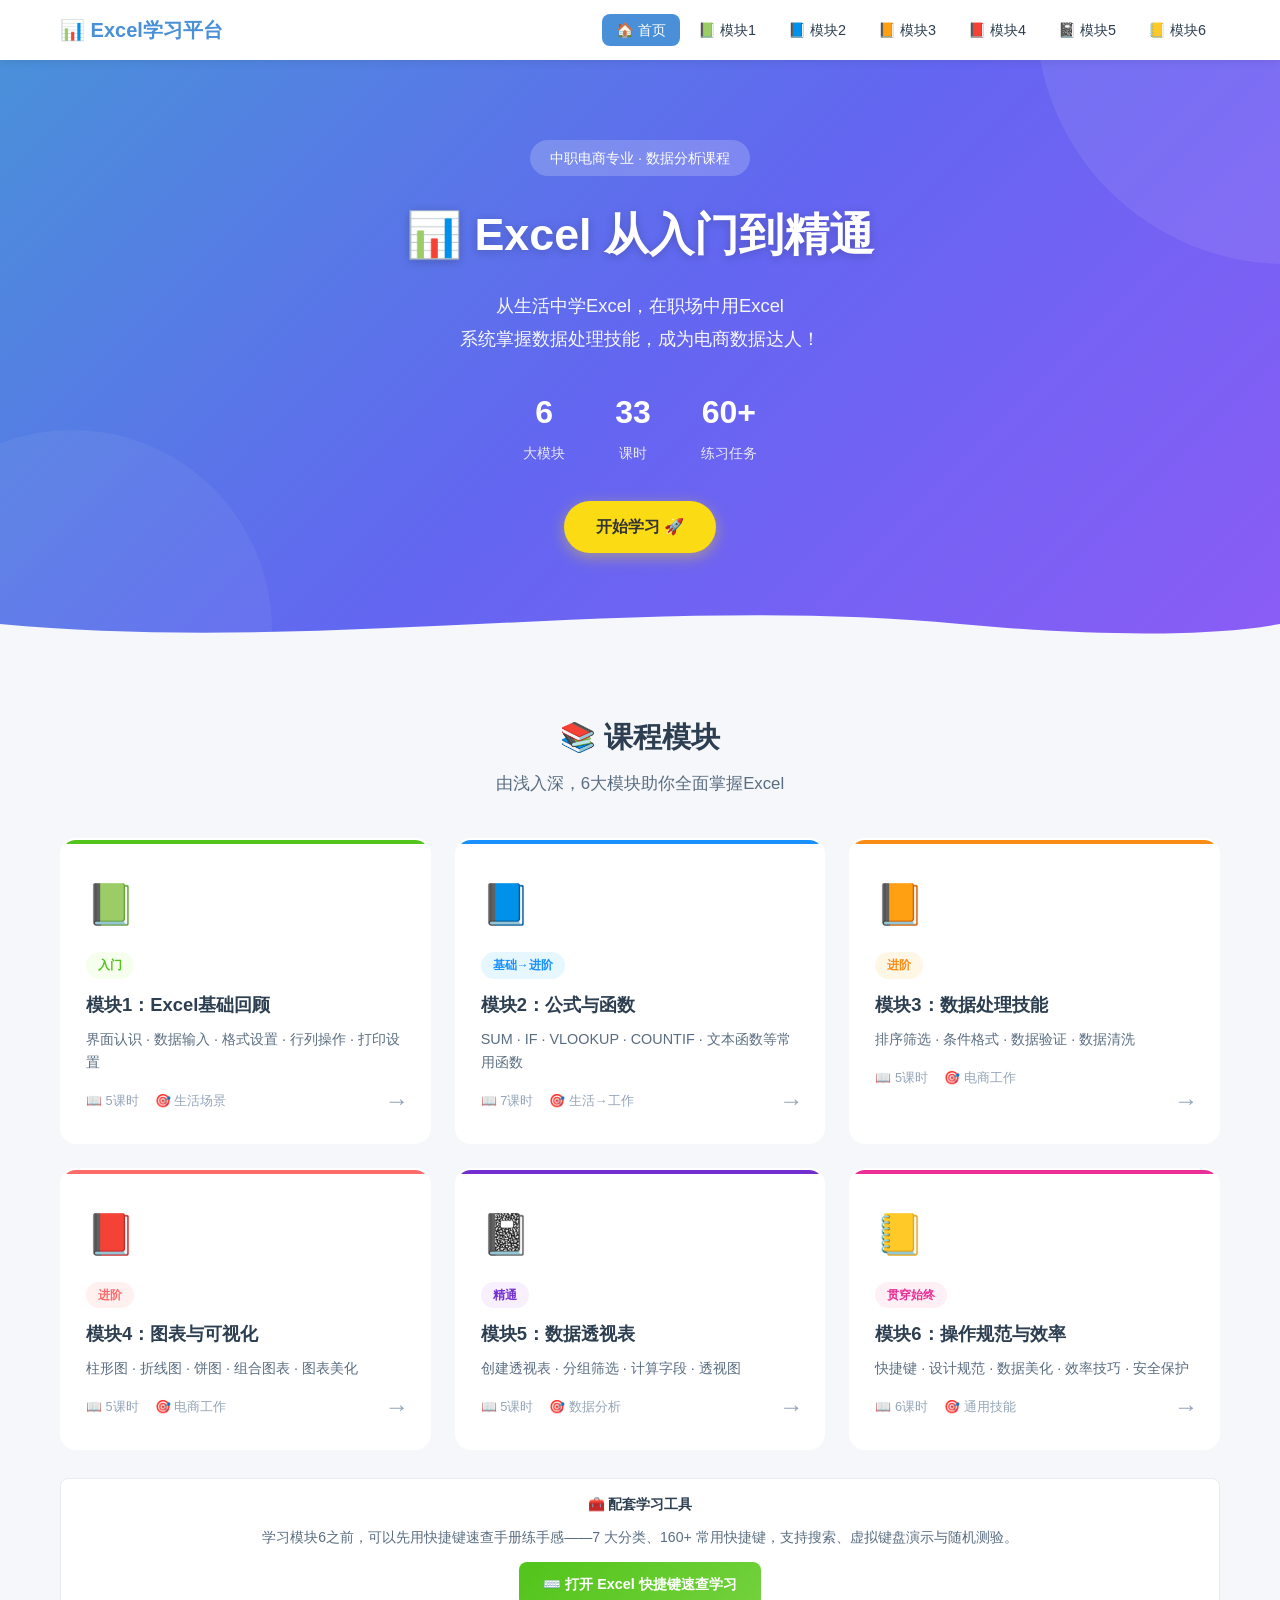
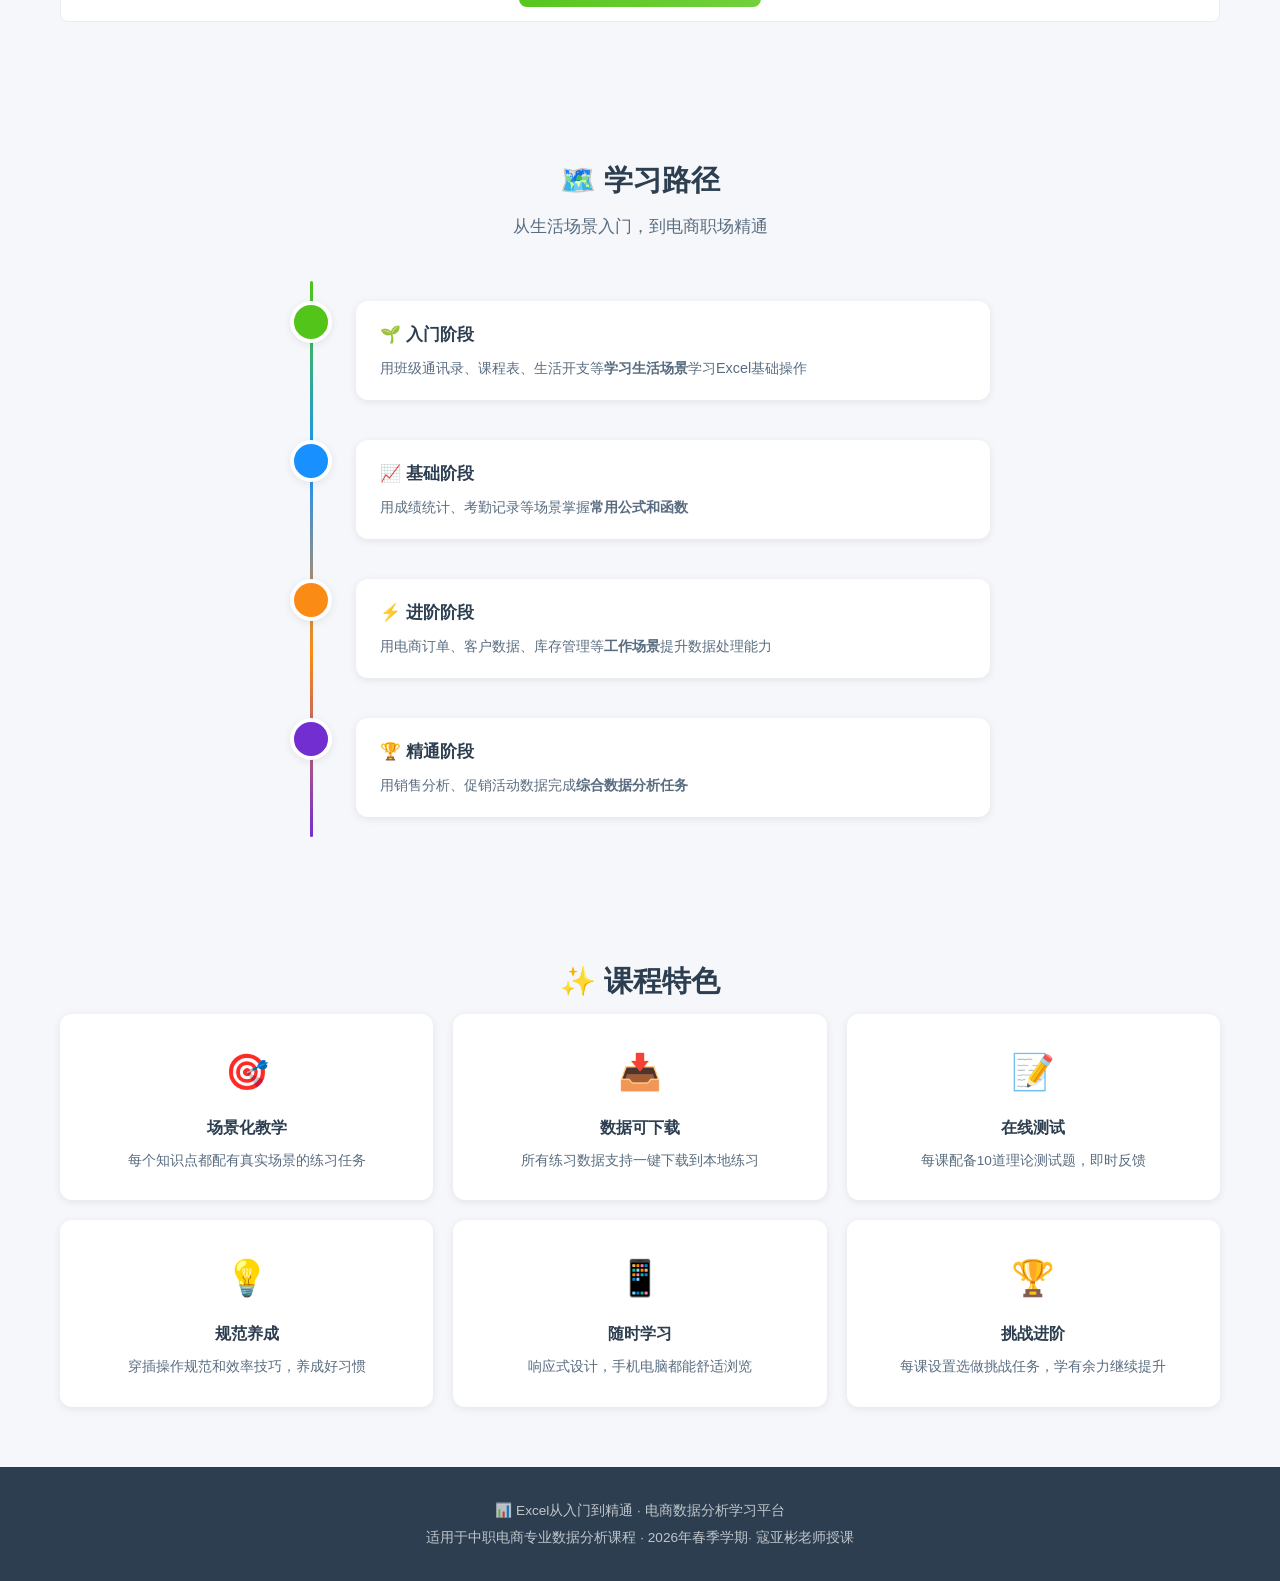
<file: index.html>
<!DOCTYPE html>
<html lang="zh-CN">
<head>
    <meta charset="UTF-8">
    <meta name="viewport" content="width=device-width, initial-scale=1.0">
    <title>Excel从入门到精通 - 电商数据分析学习平台</title>
    <link rel="stylesheet" href="css/style.css">
    <link rel="icon" href="data:image/svg+xml,<svg xmlns=%22http://www.w3.org/2000/svg%22 viewBox=%220 0 100 100%22><text y=%22.9em%22 font-size=%2290%22>📊</text></svg>">
</head>
<body>

<!-- 导航栏 -->
<nav class="navbar">
    <div class="container nav-flex">
        <a href="index.html" class="logo">📊 Excel学习平台</a>
        <button class="menu-toggle" id="menuToggle" aria-label="菜单">☰</button>
        <ul class="nav-links" id="navLinks">
            <li><a href="index.html" class="active">🏠 首页</a></li>
            <li><a href="module1.html">📗 模块1</a></li>
            <li><a href="module2.html">📘 模块2</a></li>
            <li><a href="module3.html">📙 模块3</a></li>
            <li><a href="module4.html">📕 模块4</a></li>
            <li><a href="module5.html">📓 模块5</a></li>
            <li><a href="module6.html">📒 模块6</a></li>
        </ul>
    </div>
</nav>

<!-- 头部横幅 -->
<header class="hero">
    <div class="container hero-content">
        <div class="hero-badge">中职电商专业 · 数据分析课程</div>
        <h1>📊 Excel 从入门到精通</h1>
        <p class="hero-desc">从生活中学Excel，在职场中用Excel<br>系统掌握数据处理技能，成为电商数据达人！</p>
        <div class="hero-stats">
            <div class="stat-item"><span class="stat-num">6</span><span class="stat-label">大模块</span></div>
            <div class="stat-item"><span class="stat-num">33</span><span class="stat-label">课时</span></div>
            <div class="stat-item"><span class="stat-num">60+</span><span class="stat-label">练习任务</span></div>
        </div>
        <a href="#modules" class="btn btn-hero">开始学习 🚀</a>
    </div>
    <div class="hero-wave">
        <svg viewBox="0 0 1440 120" preserveAspectRatio="none">
            <path d="M0,60 C360,120 720,0 1080,60 C1260,90 1380,80 1440,60 L1440,120 L0,120 Z" fill="var(--bg)"/>
        </svg>
    </div>
</header>

<!-- 课程模块 -->
<main class="container">
    <section id="modules" class="section">
        <h2 class="section-title">📚 课程模块</h2>
        <p class="section-desc">由浅入深，6大模块助你全面掌握Excel</p>
        <div class="modules-grid">
            <!-- 模块1 -->
            <a href="module1.html" class="module-card card-green">
                <div class="card-icon">📗</div>
                <div class="card-badge">入门</div>
                <h3>模块1：Excel基础回顾</h3>
                <p>界面认识 · 数据输入 · 格式设置 · 行列操作 · 打印设置</p>
                <div class="card-meta">
                    <span>📖 5课时</span>
                    <span>🎯 生活场景</span>
                </div>
                <div class="card-arrow">→</div>
            </a>
            <!-- 模块2 -->
            <a href="module2.html" class="module-card card-blue">
                <div class="card-icon">📘</div>
                <div class="card-badge">基础→进阶</div>
                <h3>模块2：公式与函数</h3>
                <p>SUM · IF · VLOOKUP · COUNTIF · 文本函数等常用函数</p>
                <div class="card-meta">
                    <span>📖 7课时</span>
                    <span>🎯 生活→工作</span>
                </div>
                <div class="card-arrow">→</div>
            </a>
            <!-- 模块3 -->
            <a href="module3.html" class="module-card card-orange">
                <div class="card-icon">📙</div>
                <div class="card-badge">进阶</div>
                <h3>模块3：数据处理技能</h3>
                <p>排序筛选 · 条件格式 · 数据验证 · 数据清洗</p>
                <div class="card-meta">
                    <span>📖 5课时</span>
                    <span>🎯 电商工作</span>
                </div>
                <div class="card-arrow">→</div>
            </a>
            <!-- 模块4 -->
            <a href="module4.html" class="module-card card-coral">
                <div class="card-icon">📕</div>
                <div class="card-badge">进阶</div>
                <h3>模块4：图表与可视化</h3>
                <p>柱形图 · 折线图 · 饼图 · 组合图表 · 图表美化</p>
                <div class="card-meta">
                    <span>📖 5课时</span>
                    <span>🎯 电商工作</span>
                </div>
                <div class="card-arrow">→</div>
            </a>
            <!-- 模块5 -->
            <a href="module5.html" class="module-card card-purple">
                <div class="card-icon">📓</div>
                <div class="card-badge">精通</div>
                <h3>模块5：数据透视表</h3>
                <p>创建透视表 · 分组筛选 · 计算字段 · 透视图</p>
                <div class="card-meta">
                    <span>📖 5课时</span>
                    <span>🎯 数据分析</span>
                </div>
                <div class="card-arrow">→</div>
            </a>
            <!-- 模块6 -->
            <a href="module6.html" class="module-card card-pink">
                <div class="card-icon">📒</div>
                <div class="card-badge">贯穿始终</div>
                <h3>模块6：操作规范与效率</h3>
                <p>快捷键 · 设计规范 · 数据美化 · 效率技巧 · 安全保护</p>
                <div class="card-meta">
                    <span>📖 6课时</span>
                    <span>🎯 通用技能</span>
                </div>
                <div class="card-arrow">→</div>
            </a>
        </div>

        <!-- 配套资源 -->
        <div class="demo-box" style="margin-top:28px;text-align:center;">
            <div class="demo-title">🧰 配套学习工具</div>
            <p style="font-size:0.88rem;color:var(--text-light);margin-bottom:12px;">
                学习模块6之前，可以先用快捷键速查手册练手感——7 大分类、160+ 常用快捷键，支持搜索、虚拟键盘演示与随机测验。
            </p>
            <a href="excel快捷键/index.html" class="btn-download" style="display:inline-block;">⌨️ 打开 Excel 快捷键速查学习</a>
        </div>
    </section>
    <section class="section">
        <h2 class="section-title">🗺️ 学习路径</h2>
        <p class="section-desc">从生活场景入门，到电商职场精通</p>
        <div class="path-container">
            <div class="path-item path-green">
                <div class="path-dot"></div>
                <div class="path-content">
                    <h4>🌱 入门阶段</h4>
                    <p>用班级通讯录、课程表、生活开支等<strong>学习生活场景</strong>学习Excel基础操作</p>
                </div>
            </div>
            <div class="path-item path-blue">
                <div class="path-dot"></div>
                <div class="path-content">
                    <h4>📈 基础阶段</h4>
                    <p>用成绩统计、考勤记录等场景掌握<strong>常用公式和函数</strong></p>
                </div>
            </div>
            <div class="path-item path-orange">
                <div class="path-dot"></div>
                <div class="path-content">
                    <h4>⚡ 进阶阶段</h4>
                    <p>用电商订单、客户数据、库存管理等<strong>工作场景</strong>提升数据处理能力</p>
                </div>
            </div>
            <div class="path-item path-purple">
                <div class="path-dot"></div>
                <div class="path-content">
                    <h4>🏆 精通阶段</h4>
                    <p>用销售分析、促销活动数据完成<strong>综合数据分析任务</strong></p>
                </div>
            </div>
        </div>
    </section>

    <!-- 课程特色 -->
    <section class="section">
        <h2 class="section-title">✨ 课程特色</h2>
        <div class="features-grid">
            <div class="feature-card">
                <div class="feature-icon">🎯</div>
                <h4>场景化教学</h4>
                <p>每个知识点都配有真实场景的练习任务</p>
            </div>
            <div class="feature-card">
                <div class="feature-icon">📥</div>
                <h4>数据可下载</h4>
                <p>所有练习数据支持一键下载到本地练习</p>
            </div>
            <div class="feature-card">
                <div class="feature-icon">📝</div>
                <h4>在线测试</h4>
                <p>每课配备10道理论测试题，即时反馈</p>
            </div>
            <div class="feature-card">
                <div class="feature-icon">💡</div>
                <h4>规范养成</h4>
                <p>穿插操作规范和效率技巧，养成好习惯</p>
            </div>
            <div class="feature-card">
                <div class="feature-icon">📱</div>
                <h4>随时学习</h4>
                <p>响应式设计，手机电脑都能舒适浏览</p>
            </div>
            <div class="feature-card">
                <div class="feature-icon">🏆</div>
                <h4>挑战进阶</h4>
                <p>每课设置选做挑战任务，学有余力继续提升</p>
            </div>
        </div>
    </section>
</main>

<!-- 页脚 -->
<footer class="footer">
    <div class="container">
        <p>📊 Excel从入门到精通 · 电商数据分析学习平台</p>
        <p>适用于中职电商专业数据分析课程 · 2026年春季学期· 寇亚彬老师授课</p>
    </div>
</footer>

<script src="js/main.js"></script>
</body>
</html>
</file>
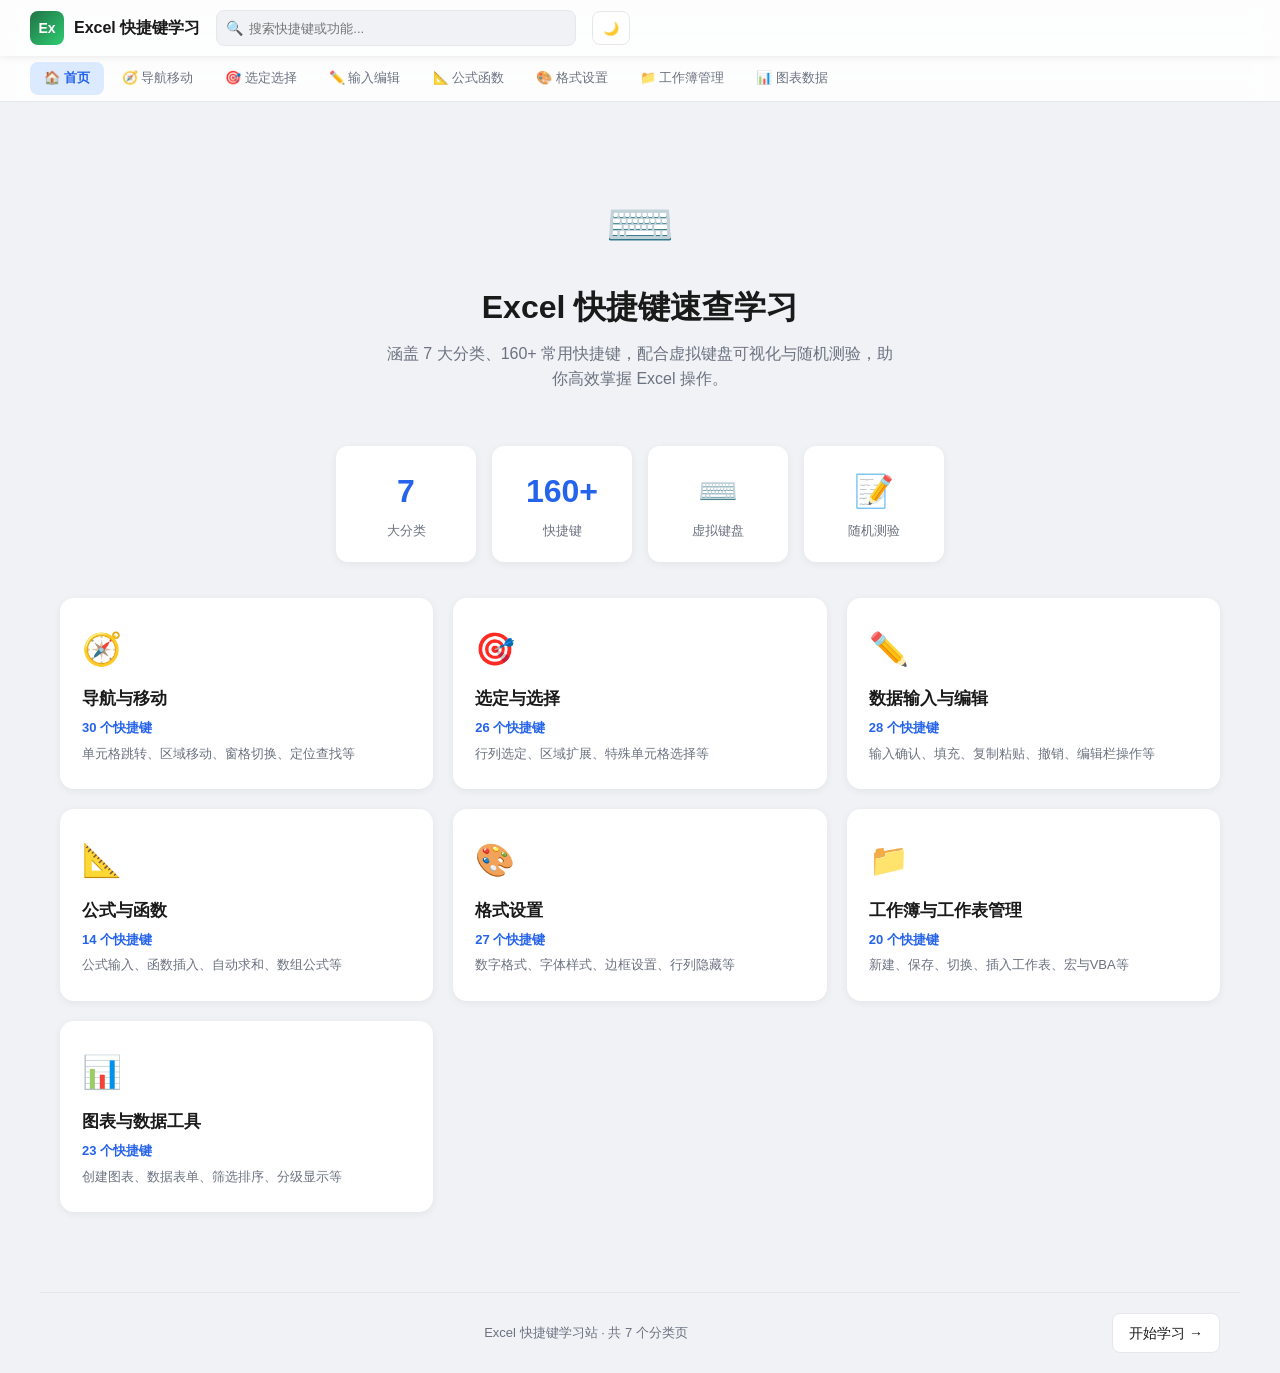
<file: excel快捷键/index.html>
<!DOCTYPE html>
<html lang="zh-CN">
<head>
  <meta charset="UTF-8">
  <meta name="viewport" content="width=device-width, initial-scale=1.0">
  <title>Excel 快捷键学习</title>
  <link rel="stylesheet" href="common.css">
</head>
<body>

  <!-- 顶部导航栏 -->
  <nav class="top-nav">
    <div class="top-nav-inner">
      <a href="index.html" class="nav-brand">
        <div class="nav-brand-icon">Ex</div>
        <span>Excel 快捷键学习</span>
      </a>
      <div class="nav-search">
        <span class="nav-search-icon">🔍</span>
        <input type="text" id="search-input" placeholder="搜索快捷键或功能..." autocomplete="off">
      </div>
      <div class="nav-actions">
        <button class="nav-btn tooltip" id="theme-toggle-btn" data-tooltip="切换主题">🌙</button>
      </div>
    </div>
  </nav>

  <!-- 分类标签栏 -->
  <div class="category-bar">
    <div class="category-bar-inner">
      <a class="category-tab active" href="index.html">🏠 首页</a>
      <a class="category-tab" href="page1-navigation.html">🧭 导航移动</a>
      <a class="category-tab" href="page2-selection.html">🎯 选定选择</a>
      <a class="category-tab" href="page3-editing.html">✏️ 输入编辑</a>
      <a class="category-tab" href="page4-formula.html">📐 公式函数</a>
      <a class="category-tab" href="page5-format.html">🎨 格式设置</a>
      <a class="category-tab" href="page6-workbook.html">📁 工作簿管理</a>
      <a class="category-tab" href="page7-chart-data.html">📊 图表数据</a>
    </div>
  </div>

  <!-- 主内容 -->
  <main class="main-content">

    <!-- 英雄区域 -->
    <div class="hero">
      <div class="hero-icon">⌨️</div>
      <h1>Excel 快捷键速查学习</h1>
      <p>涵盖 7 大分类、160+ 常用快捷键，配合虚拟键盘可视化与随机测验，助你高效掌握 Excel 操作。</p>
    </div>

    <!-- 统计概览 -->
    <div class="overview-stats">
      <div class="overview-stat-card">
        <div class="overview-stat-number">7</div>
        <div class="overview-stat-label">大分类</div>
      </div>
      <div class="overview-stat-card">
        <div class="overview-stat-number">160+</div>
        <div class="overview-stat-label">快捷键</div>
      </div>
      <div class="overview-stat-card">
        <div class="overview-stat-number">⌨️</div>
        <div class="overview-stat-label">虚拟键盘</div>
      </div>
      <div class="overview-stat-card">
        <div class="overview-stat-number">📝</div>
        <div class="overview-stat-label">随机测验</div>
      </div>
    </div>

    <!-- 分类卡片导航 -->
    <div class="category-cards">

      <a class="category-link-card" href="page1-navigation.html">
        <div class="cat-card-icon">🧭</div>
        <div class="cat-card-title">导航与移动</div>
        <div class="cat-card-count">30 个快捷键</div>
        <div class="cat-card-desc">单元格跳转、区域移动、窗格切换、定位查找等</div>
      </a>

      <a class="category-link-card" href="page2-selection.html">
        <div class="cat-card-icon">🎯</div>
        <div class="cat-card-title">选定与选择</div>
        <div class="cat-card-count">26 个快捷键</div>
        <div class="cat-card-desc">行列选定、区域扩展、特殊单元格选择等</div>
      </a>

      <a class="category-link-card" href="page3-editing.html">
        <div class="cat-card-icon">✏️</div>
        <div class="cat-card-title">数据输入与编辑</div>
        <div class="cat-card-count">28 个快捷键</div>
        <div class="cat-card-desc">输入确认、填充、复制粘贴、撤销、编辑栏操作等</div>
      </a>

      <a class="category-link-card" href="page4-formula.html">
        <div class="cat-card-icon">📐</div>
        <div class="cat-card-title">公式与函数</div>
        <div class="cat-card-count">14 个快捷键</div>
        <div class="cat-card-desc">公式输入、函数插入、自动求和、数组公式等</div>
      </a>

      <a class="category-link-card" href="page5-format.html">
        <div class="cat-card-icon">🎨</div>
        <div class="cat-card-title">格式设置</div>
        <div class="cat-card-count">27 个快捷键</div>
        <div class="cat-card-desc">数字格式、字体样式、边框设置、行列隐藏等</div>
      </a>

      <a class="category-link-card" href="page6-workbook.html">
        <div class="cat-card-icon">📁</div>
        <div class="cat-card-title">工作簿与工作表管理</div>
        <div class="cat-card-count">20 个快捷键</div>
        <div class="cat-card-desc">新建、保存、切换、插入工作表、宏与VBA等</div>
      </a>

      <a class="category-link-card" href="page7-chart-data.html">
        <div class="cat-card-icon">📊</div>
        <div class="cat-card-title">图表与数据工具</div>
        <div class="cat-card-count">23 个快捷键</div>
        <div class="cat-card-desc">创建图表、数据表单、筛选排序、分级显示等</div>
      </a>

    </div>

  </main>

  <!-- 底部 -->
  <footer class="page-footer">
    <span></span>
    <span class="footer-page-info">Excel 快捷键学习站 · 共 7 个分类页</span>
    <a href="page1-navigation.html" class="footer-nav-btn">开始学习 →</a>
  </footer>

  <script>
    // 首页无快捷键数据
    window.PAGE_SHORTCUTS = [];
  </script>
  <script src="common.js"></script>

</body>
</html>
</file>
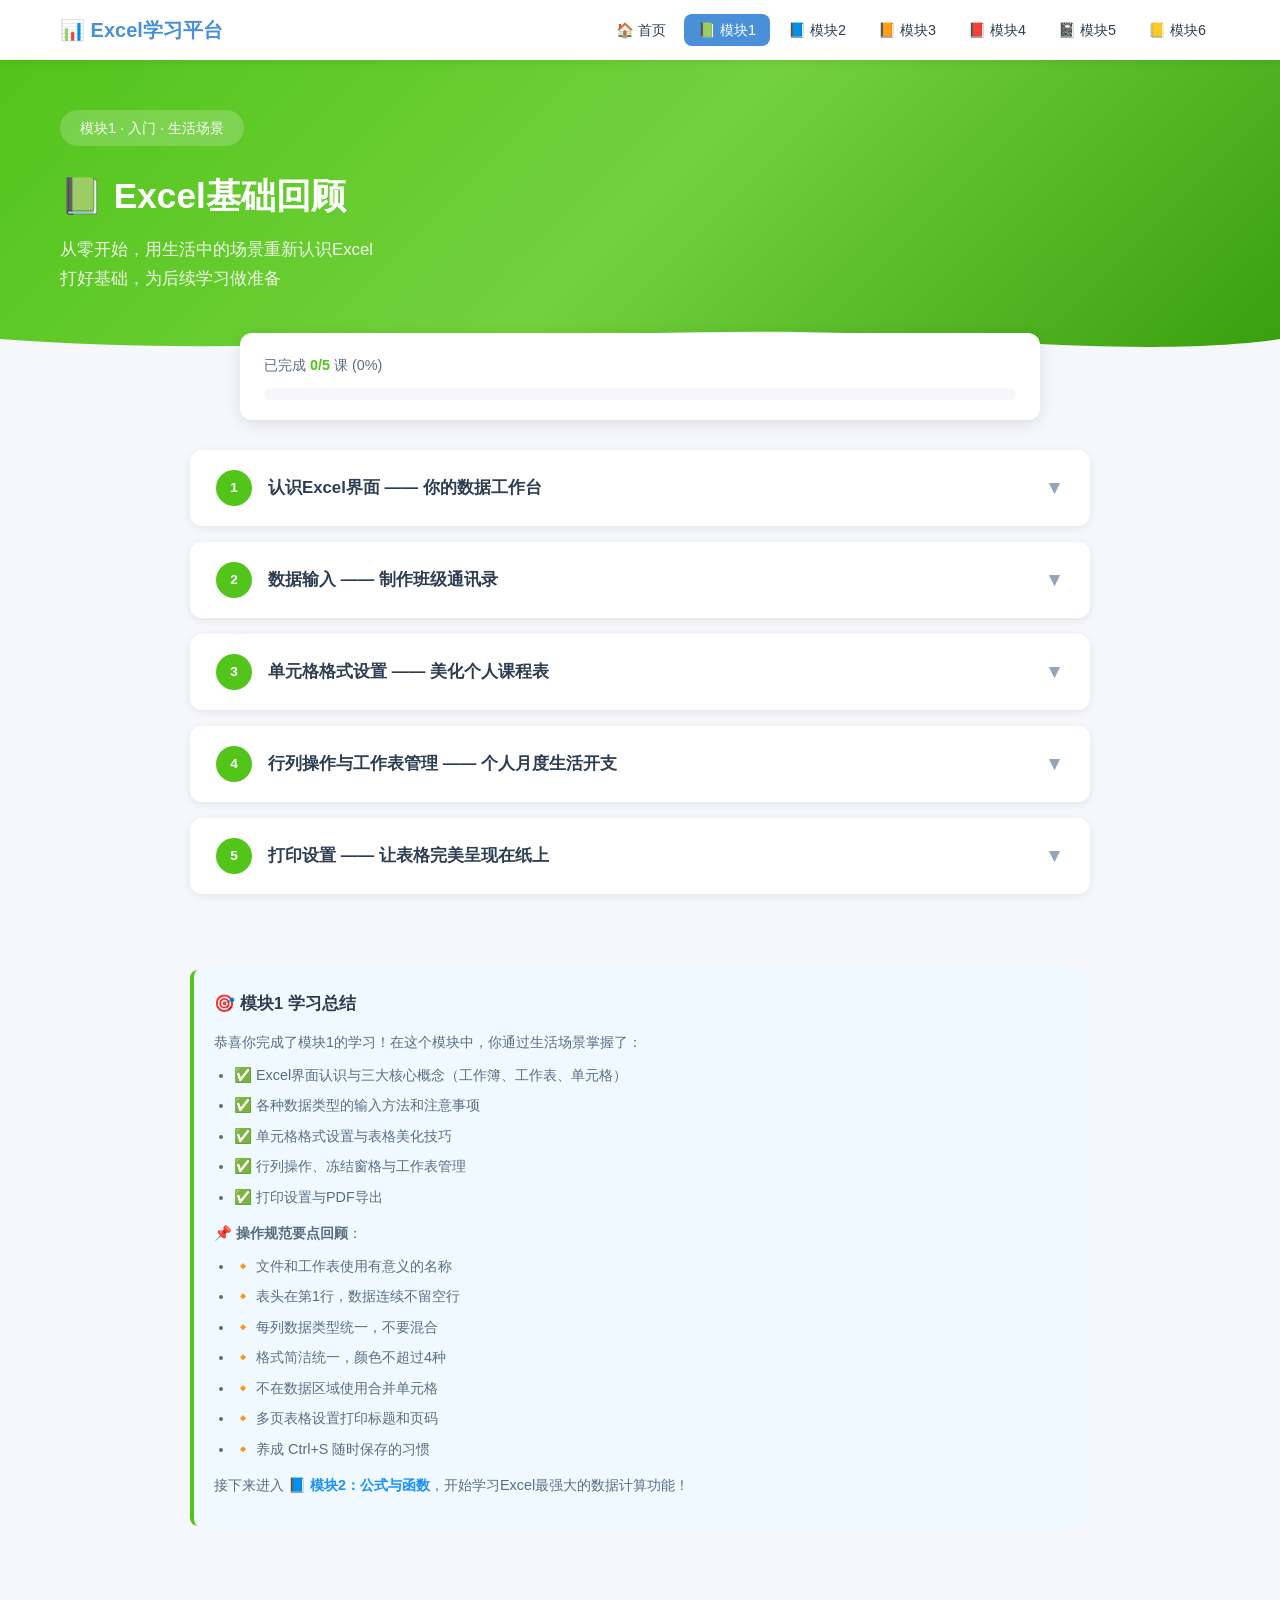
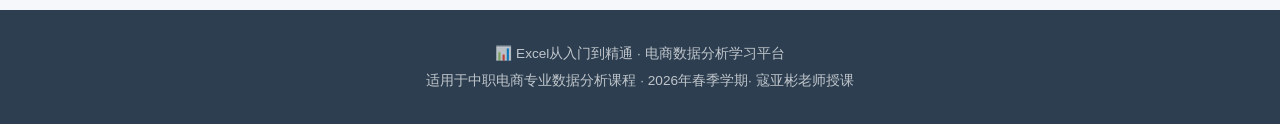
<file: module1.html>
<!DOCTYPE html>
<html lang="zh-CN">
<head>
    <meta charset="UTF-8">
    <meta name="viewport" content="width=device-width, initial-scale=1.0">
    <title>模块1：Excel基础回顾 - Excel学习平台</title>
    <link rel="stylesheet" href="css/style.css">
    <link rel="icon" href="data:image/svg+xml,<svg xmlns=%22http://www.w3.org/2000/svg%22 viewBox=%220 0 100 100%22><text y=%22.9em%22 font-size=%2290%22>📊</text></svg>">
</head>
<body>

<!-- 导航栏 -->
<nav class="navbar">
    <div class="container nav-flex">
        <a href="index.html" class="logo">📊 Excel学习平台</a>
        <button class="menu-toggle" id="menuToggle" aria-label="菜单">☰</button>
        <ul class="nav-links" id="navLinks">
            <li><a href="index.html">🏠 首页</a></li>
            <li><a href="module1.html" class="active">📗 模块1</a></li>
            <li><a href="module2.html">📘 模块2</a></li>
            <li><a href="module3.html">📙 模块3</a></li>
            <li><a href="module4.html">📕 模块4</a></li>
            <li><a href="module5.html">📓 模块5</a></li>
            <li><a href="module6.html">📒 模块6</a></li>
        </ul>
    </div>
</nav>

<!-- 模块头部 -->
<header class="module-hero module-hero-green">
    <div class="container" style="position:relative;z-index:1;">
        <div class="hero-badge">模块1 · 入门 · 生活场景</div>
        <h1>📗 Excel基础回顾</h1>
        <p>从零开始，用生活中的场景重新认识Excel<br>打好基础，为后续学习做准备</p>
    </div>
    <div class="hero-wave">
        <svg viewBox="0 0 1440 120" preserveAspectRatio="none">
            <path d="M0,60 C360,120 720,0 1080,60 C1260,90 1380,80 1440,60 L1440,120 L0,120 Z" fill="var(--bg)"/>
        </svg>
    </div>
</header>

<!-- 学习进度 -->
<div class="container">
    <div class="module-progress">
        <div class="progress-text" id="progressText">加载中...</div>
        <div class="progress-bar-bg">
            <div class="progress-bar-fill" id="progressFill" style="width:0%" data-module="1" data-total="5"></div>
        </div>
    </div>
</div>

<!-- 课次内容 -->
<div class="container">
    <div class="lesson-list">

        <!-- ============================================
             课次 1-1：界面认识
             ============================================ -->
        <div class="lesson-card" id="lesson-card-1">
            <div class="lesson-header" onclick="toggleLesson(1)">
                <div class="lesson-num">1</div>
                <h3>认识Excel界面 —— 你的数据工作台</h3>
                <span class="lesson-toggle">▼</span>
            </div>
            <div class="lesson-body" id="lesson-body-1">
                <div class="lesson-body-inner">

                    <!-- 知识讲解 -->
                    <div class="content-block block-knowledge">
                        <h4>📖 知识讲解</h4>
                        <p>Excel是Microsoft Office办公套件中的<strong>电子表格软件</strong>，广泛用于数据记录、计算、分析和可视化。打开Excel后，你会看到以下几个核心区域：</p>

                        <h5>🔹 三大核心概念</h5>
                        <div class="concept-cards">
                            <div class="concept-card">
                                <h6>📁 工作簿（Workbook）</h6>
                                <p>一个Excel文件就是一个工作簿，扩展名为 .xlsx</p>
                            </div>
                            <div class="concept-card">
                                <h6>📄 工作表（Sheet）</h6>
                                <p>工作簿中的每一页，底部可以看到Sheet标签，可添加多个</p>
                            </div>
                            <div class="concept-card">
                                <h6>⬜ 单元格（Cell）</h6>
                                <p>行和列交叉形成的格子，用列字母+行号命名，如A1、B3</p>
                            </div>
                        </div>

                        <h5>🔹 界面六大区域</h5>
                        <div class="excel-demo">
                            <div class="excel-titlebar">📊 工作簿1 - Excel &nbsp;&nbsp;&nbsp;[标题栏：显示文件名]</div>
                            <div class="excel-tabs">
                                <span>文件</span>
                                <span class="etab-active">开始</span>
                                <span>插入</span>
                                <span>页面布局</span>
                                <span>公式</span>
                                <span>数据</span>
                                <span>审阅</span>
                                <span>视图</span>
                            </div>
                            <div style="padding:4px 12px;font-size:0.7rem;color:var(--text-lighter);background:#fafafa;border-bottom:1px solid #e0e0e0;">
                                ↑ <strong>功能区/选项卡（Ribbon）</strong>：所有操作命令都在这里
                            </div>
                            <div class="excel-formula-bar">
                                <span class="excel-namebox">A1</span>
                                <span class="excel-fx">fx</span>
                                <span class="excel-input">在这里输入或编辑单元格内容</span>
                            </div>
                            <div style="padding:2px 12px;font-size:0.65rem;color:var(--text-lighter);background:#fafafa;">
                                ↑ <strong>名称框</strong>（显示当前单元格地址）&nbsp;&nbsp;|&nbsp;&nbsp;<strong>编辑栏</strong>（显示/编辑单元格内容）
                            </div>
                            <table class="excel-grid">
                                <tr>
                                    <th></th><th>A</th><th>B</th><th>C</th><th>D</th><th>E</th>
                                </tr>
                                <tr>
                                    <td class="row-header">1</td>
                                    <td class="active-cell">← 当前选中的单元格</td>
                                    <td></td><td></td><td></td><td></td>
                                </tr>
                                <tr>
                                    <td class="row-header">2</td>
                                    <td></td><td></td><td></td><td></td><td></td>
                                </tr>
                                <tr>
                                    <td class="row-header">3</td>
                                    <td></td><td></td><td></td><td></td><td></td>
                                </tr>
                            </table>
                            <div style="padding:2px 12px;font-size:0.65rem;color:var(--text-lighter);background:#fafafa;">
                                ↑ <strong>工作区</strong>：由行（数字1,2,3...）和列（字母A,B,C...）构成的网格
                            </div>
                            <div class="excel-sheet-tabs">
                                <span class="est-active">Sheet1</span>
                                <span>Sheet2</span>
                                <span>＋</span>
                            </div>
                            <div style="padding:2px 12px;font-size:0.65rem;color:var(--text-lighter);">
                                ↑ <strong>工作表标签</strong>：切换不同的工作表
                            </div>
                            <div class="excel-statusbar">就绪 &nbsp;&nbsp;&nbsp;&nbsp; 平均值: — &nbsp;&nbsp; 计数: — &nbsp;&nbsp; 求和: — &nbsp;&nbsp;&nbsp;&nbsp;[状态栏]</div>
                        </div>

                        <h5>🔹 单元格地址怎么读？</h5>
                        <p>每个单元格都有唯一的"地址"，由<strong>列字母</strong>+<strong>行号</strong>组成：</p>
                        <ul>
                            <li><strong>A1</strong> = 第A列、第1行的单元格</li>
                            <li><strong>C5</strong> = 第C列、第5行的单元格</li>
                            <li><strong>D10</strong> = 第D列、第10行的单元格</li>
                            <li>Excel共有 <strong>16,384列</strong>（A到XFD）和 <strong>1,048,576行</strong></li>
                        </ul>

                        <h5>🔹 常用文件格式</h5>
                        <ul>
                            <li><strong>.xlsx</strong> — 标准Excel格式（最常用）</li>
                            <li><strong>.xls</strong> — 旧版Excel格式（Excel 2003及以前）</li>
                            <li><strong>.csv</strong> — 逗号分隔值，纯文本格式，用于数据交换</li>
                            <li><strong>.pdf</strong> — 用于分享和打印，不可编辑</li>
                        </ul>
                    </div>

                    <!-- 操作步骤 -->
                    <div class="content-block block-steps">
                        <h4>🔧 操作步骤：界面探索</h4>
                        <p>请打开Excel，按以下步骤熟悉各个区域：</p>
                        <div class="step-list">
                            <div class="step-item">
                                <div class="step-content">打开Excel，新建一个<strong>空白工作簿</strong></div>
                            </div>
                            <div class="step-item">
                                <div class="step-content">观察顶部<strong>标题栏</strong>，注意文件名显示为"工作簿1"</div>
                            </div>
                            <div class="step-item">
                                <div class="step-content">点击不同的<strong>选项卡</strong>（开始、插入、页面布局…），观察功能区的变化</div>
                            </div>
                            <div class="step-item">
                                <div class="step-content">用鼠标<strong>点击不同的单元格</strong>，观察名称框中地址的变化</div>
                            </div>
                            <div class="step-item">
                                <div class="step-content">在单元格A1中输入"你好Excel"，注意编辑栏同步显示内容</div>
                            </div>
                            <div class="step-item">
                                <div class="step-content">在底部<strong>右键点击Sheet1标签</strong>，尝试重命名为"练习"</div>
                            </div>
                            <div class="step-item">
                                <div class="step-content">点击底部的<strong>＋号</strong>添加一个新工作表</div>
                            </div>
                            <div class="step-item">
                                <div class="step-content">按 <kbd class="kbd">Ctrl</kbd>+<kbd class="kbd">S</kbd> 保存文件，文件名设为"Excel基础练习"</div>
                            </div>
                        </div>
                    </div>

                    <!-- 技巧提示 -->
                    <div class="content-block block-tips">
                        <h4>💡 技巧提示</h4>
                        <ul>
                            <li>按 <kbd class="kbd">Ctrl</kbd>+<kbd class="kbd">Home</kbd> 可以快速回到A1单元格</li>
                            <li>按 <kbd class="kbd">Ctrl</kbd>+<kbd class="kbd">End</kbd> 跳转到数据区域的右下角</li>
                            <li>双击选项卡之间的分隔线可以<strong>折叠功能区</strong>，增大工作区面积</li>
                            <li>右键点击工作表标签可以进行<strong>重命名、移动、复制、删除</strong>等操作</li>
                            <li>按住 <kbd class="kbd">Ctrl</kbd> 可以同时选中多个<strong>不相邻</strong>的单元格</li>
                        </ul>
                    </div>

                    <!-- 操作规范穿插 -->
                    <div class="content-block block-norm">
                        <h4>📐 操作规范（养成好习惯）</h4>
                        <ul>
                            <li><strong>文件命名</strong>：使用有意义的名称，如"2025年3月销售数据"而不是"工作簿1"</li>
                            <li><strong>工作表命名</strong>：为每个工作表起描述性的名字，如"订单明细""汇总表"</li>
                            <li><strong>及时保存</strong>：养成 <kbd class="kbd">Ctrl</kbd>+<kbd class="kbd">S</kbd> 的习惯，每做一些操作就保存一次</li>
                            <li><strong>多版本备份</strong>：重要文件另存为"文件名_v2"做备份</li>
                        </ul>
                    </div>

                    <!-- 常见错误 -->
                    <div class="content-block block-errors">
                        <h4>⚠️ 常见错误</h4>
                        <ul>
                            <li>❌ 混淆<strong>工作簿</strong>和<strong>工作表</strong>的概念——工作簿是文件，工作表是文件里的页</li>
                            <li>❌ 把行号和列号搞反——记住：<strong>列是字母（A、B、C...），行是数字（1、2、3...）</strong></li>
                            <li>❌ 忘记保存文件就关闭——养成随时按 Ctrl+S 的习惯</li>
                            <li>❌ 保存格式选错——一般使用 .xlsx 格式，需要兼容旧版本才用 .xls</li>
                        </ul>
                    </div>

                    <!-- 练习任务 -->
                    <div class="content-block block-practice">
                        <h4>📥 练习任务</h4>
                        <p>完成以下操作并保存文件：</p>
                        <ol>
                            <li>新建一个Excel文件，保存为"<strong>我的第一个Excel.xlsx</strong>"</li>
                            <li>将Sheet1重命名为"<strong>个人信息</strong>"</li>
                            <li>在A1输入你的姓名，B1输入你的班级</li>
                            <li>新增一个工作表，命名为"<strong>练习记录</strong>"</li>
                            <li>在练习记录表的A1输入今天的日期，B1输入"第一次练习"</li>
                            <li>保存文件</li>
                        </ol>
                        <p style="margin-top:8px;color:var(--text-lighter);font-size:0.8rem;">💬 本课为界面认识，无需下载数据文件。</p>
                    </div>

                    <!-- 挑战任务 -->
                    <div class="content-block block-challenge">
                        <h4>🏆 挑战任务（选做）</h4>
                        <p>试试这些高级操作：</p>
                        <ol>
                            <li>在一个工作簿中创建<strong>5个工作表</strong>，分别命名为"周一"到"周五"</li>
                            <li>尝试用<strong>鼠标拖动</strong>改变工作表标签的顺序</li>
                            <li>右键点击工作表标签，选择"<strong>标签颜色</strong>"，为每个工作表设置不同的颜色</li>
                            <li>尝试找到Excel的<strong>快速访问工具栏</strong>，并添加"撤销"和"重做"按钮</li>
                        </ol>
                    </div>

                    <!-- 理论测试 -->
                    <div class="content-block block-knowledge">
                        <h4>📝 理论测试</h4>
                        <p>完成以下10道题，检验你的学习效果：</p>
                        <div id="quiz-1-1"></div>
                    </div>

                </div>
            </div>
        </div>

        <!-- ============================================
             课次 1-2：数据输入
             ============================================ -->
        <div class="lesson-card" id="lesson-card-2">
            <div class="lesson-header" onclick="toggleLesson(2)">
                <div class="lesson-num">2</div>
                <h3>数据输入 —— 制作班级通讯录</h3>
                <span class="lesson-toggle">▼</span>
            </div>
            <div class="lesson-body" id="lesson-body-2">
                <div class="lesson-body-inner">

                    <!-- 知识讲解 -->
                    <div class="content-block block-knowledge">
                        <h4>📖 知识讲解</h4>
                        <p>数据输入是Excel最基本的操作。了解不同<strong>数据类型</strong>的输入方法和注意事项非常重要。</p>

                        <h5>🔹 Excel中的数据类型</h5>
                        <div class="concept-cards">
                            <div class="concept-card">
                                <h6>📝 文本</h6>
                                <p>姓名、地址等，默认左对齐。以单引号'开头可强制文本</p>
                            </div>
                            <div class="concept-card">
                                <h6>🔢 数字</h6>
                                <p>数值数据，默认右对齐，可用于计算</p>
                            </div>
                            <div class="concept-card">
                                <h6>📅 日期/时间</h6>
                                <p>日期格式如2025/3/15或2025-3-15，本质上是数字</p>
                            </div>
                        </div>

                        <h5>🔹 输入数据的基本方法</h5>
                        <ul>
                            <li><strong>直接输入</strong>：点击单元格，直接打字，按 <kbd class="kbd">Enter</kbd> 确认（光标向下移动）</li>
                            <li><strong>Tab键确认</strong>：按 <kbd class="kbd">Tab</kbd> 确认并向右移动，适合逐行输入表格</li>
                            <li><strong>编辑栏输入</strong>：点击编辑栏，在其中输入或修改内容</li>
                            <li><strong>双击编辑</strong>：双击单元格进入编辑模式，可以修改部分内容</li>
                        </ul>

                        <h5>🔹 特殊数据输入技巧</h5>
                        <ul>
                            <li><strong>输入手机号</strong>：手机号以0或1开头，Excel可能当数字处理去掉前导0。解决方法：先将单元格格式设为"文本"，或输入时以<strong>英文单引号'</strong>开头</li>
                            <li><strong>输入身份证号</strong>：身份证18位，超过15位的数字会显示为科学计数法。必须先设为"文本"格式再输入</li>
                            <li><strong>输入日期</strong>：用斜杠 / 或短横线 - 分隔，如 2025/3/15 或 2025-3-15</li>
                            <li><strong>输入分数</strong>：先输入0再空格再输入分数，如"0 1/3"表示三分之一</li>
                            <li><strong>输入以0开头的编号</strong>：如"001"，需先设为文本格式，否则会变成"1"</li>
                        </ul>

                        <h5>🔹 自动填充（拖拽填充）</h5>
                        <p>Excel可以自动识别<strong>规律</strong>并快速填充：</p>
                        <ul>
                            <li>输入"1"和"2"，选中两个单元格，拖拽右下角的<strong>填充柄</strong>（小绿十字），自动生成3、4、5…</li>
                            <li>输入"星期一"，拖拽→自动填充星期二、星期三…</li>
                            <li>输入"1月"，拖拽→自动填充2月、3月…</li>
                            <li>输入日期"2025/1/1"，拖拽→自动按天递增</li>
                        </ul>

                        <h5>🔹 批量输入技巧</h5>
                        <ul>
                            <li><strong>多单元格输入相同内容</strong>：选中多个单元格→输入内容→按 <kbd class="kbd">Ctrl</kbd>+<kbd class="kbd">Enter</kbd></li>
                            <li><strong>换行输入</strong>：在同一个单元格内换行→按 <kbd class="kbd">Alt</kbd>+<kbd class="kbd">Enter</kbd></li>
                        </ul>
                    </div>

                    <!-- 操作步骤 -->
                    <div class="content-block block-steps">
                        <h4>🔧 操作步骤：制作班级通讯录</h4>
                        <p>我们用一个班级通讯录来练习各种数据类型的输入。</p>
                        <div class="step-list">
                            <div class="step-item">
                                <div class="step-content">新建工作簿，将Sheet1重命名为"<strong>班级通讯录</strong>"</div>
                            </div>
                            <div class="step-item">
                                <div class="step-content">在第1行输入表头：A1=<strong>序号</strong>，B1=<strong>姓名</strong>，C1=<strong>性别</strong>，D1=<strong>出生日期</strong>，E1=<strong>手机号</strong>，F1=<strong>宿舍号</strong>，G1=<strong>备注</strong></div>
                            </div>
                            <div class="step-item">
                                <div class="step-content">在A2输入1，A3输入2，选中A2:A3，用<strong>填充柄</strong>向下拖拽到A41，自动生成1-40的序号</div>
                            </div>
                            <div class="step-item">
                                <div class="step-content"><strong>重要！</strong>选中E列（手机号列），右键→设置单元格格式→<strong>文本</strong>，然后再输入手机号</div>
                            </div>
                            <div class="step-item">
                                <div class="step-content">参照下方提供的数据，逐行输入同学信息（可先下载数据参考）</div>
                            </div>
                            <div class="step-item">
                                <div class="step-content">输入日期时使用格式：<strong>2007/5/12</strong> 或 <strong>2007-5-12</strong></div>
                            </div>
                            <div class="step-item">
                                <div class="step-content">保存文件为"<strong>班级通讯录.xlsx</strong>"</div>
                            </div>
                        </div>
                    </div>

                    <!-- 练习数据 -->
                    <div class="content-block block-practice">
                        <h4>📥 练习数据：班级通讯录</h4>
                        <p>以下是40位同学的信息（虚拟数据），你可以下载CSV文件后参照输入练习：</p>
                        <div class="data-preview-wrap">
                            <table class="data-preview" id="preview-1-2">
                                <thead>
                                    <tr><th>序号</th><th>姓名</th><th>性别</th><th>出生日期</th><th>手机号</th><th>宿舍号</th><th>备注</th></tr>
                                </thead>
                                <tbody>
                                    <tr><td>1</td><td>陈思涵</td><td>女</td><td>2007/3/15</td><td>13812345601</td><td>301</td><td>班长</td></tr>
                                    <tr><td>2</td><td>王浩宇</td><td>男</td><td>2007/6/22</td><td>13912345602</td><td>201</td><td></td></tr>
                                    <tr><td>3</td><td>李欣怡</td><td>女</td><td>2007/1/8</td><td>13712345603</td><td>302</td><td>学习委员</td></tr>
                                    <tr><td>4</td><td>张子轩</td><td>男</td><td>2007/9/30</td><td>15812345604</td><td>202</td><td></td></tr>
                                    <tr><td>5</td><td>刘雨萱</td><td>女</td><td>2007/11/5</td><td>13612345605</td><td>301</td><td></td></tr>
                                </tbody>
                            </table>
                            <div class="data-more">显示前5条，共40条数据 ↓ 点击下载查看全部</div>
                        </div>
                        <button class="btn-download" onclick="downloadLesson1_2Data()">📥 下载班级通讯录数据 (CSV)</button>
                    </div>

                    <!-- 技巧提示 -->
                    <div class="content-block block-tips">
                        <h4>💡 技巧提示</h4>
                        <ul>
                            <li>输入大量数据时，善用 <kbd class="kbd">Tab</kbd> 键逐列输入，到行末按 <kbd class="kbd">Enter</kbd> 自动跳到下一行开头</li>
                            <li>输入重复内容时，可以用 <kbd class="kbd">Alt</kbd>+<kbd class="kbd">↓</kbd> 弹出<strong>自动完成列表</strong></li>
                            <li>按 <kbd class="kbd">Ctrl</kbd>+<kbd class="kbd">;</kbd>（分号）快速输入<strong>当天日期</strong></li>
                            <li>按 <kbd class="kbd">Ctrl</kbd>+<kbd class="kbd">Shift</kbd>+<kbd class="kbd">;</kbd> 快速输入<strong>当前时间</strong></li>
                            <li>输入手机号等长数字前，<strong>一定要先设置单元格为文本格式</strong>！</li>
                        </ul>
                    </div>

                    <!-- 操作规范 -->
                    <div class="content-block block-norm">
                        <h4>📐 操作规范（养成好习惯）</h4>
                        <ul>
                            <li><strong>表头在第1行</strong>：每列的第1行应该是字段名称（表头），不要在表头上方留空行</li>
                            <li><strong>数据连续存放</strong>：数据行之间不要留空行，否则会影响排序和筛选</li>
                            <li><strong>每列数据类型统一</strong>：一列中不要混合存放文本和数字</li>
                            <li><strong>日期格式统一</strong>：同一列的日期格式要一致，推荐使用"年/月/日"格式</li>
                            <li><strong>不要合并单元格存数据</strong>：合并单元格会给后续的排序、筛选、函数计算带来麻烦</li>
                        </ul>
                    </div>

                    <!-- 常见错误 -->
                    <div class="content-block block-errors">
                        <h4>⚠️ 常见错误</h4>
                        <ul>
                            <li>❌ 手机号变成了科学计数法（如1.38E+10）→ 输入前先设为<strong>文本格式</strong></li>
                            <li>❌ 以0开头的编号"001"变成了"1" → 先设为<strong>文本格式</strong>再输入</li>
                            <li>❌ 日期显示为一串数字（如45735）→ 设置单元格格式为<strong>日期</strong></li>
                            <li>❌ 输入内容后按方向键导致内容消失 → 要先按 <kbd class="kbd">Enter</kbd> 或 <kbd class="kbd">Tab</kbd> 确认</li>
                            <li>❌ 在已有数据的单元格上直接打字覆盖了旧内容 → 双击进入编辑模式或使用编辑栏修改</li>
                        </ul>
                    </div>

                    <!-- 挑战任务 -->
                    <div class="content-block block-challenge">
                        <h4>🏆 挑战任务（选做）</h4>
                        <ol>
                            <li>在通讯录中增加一列"<strong>QQ号</strong>"，输入10个同学的QQ号（注意数据类型）</li>
                            <li>尝试使用<strong>自动填充</strong>功能：在H1输入"第1周"，然后拖拽填充到"第20周"</li>
                            <li>在一个新工作表中，练习输入以下特殊内容：
                                <ul>
                                    <li>分数：1/2、2/3、3/4</li>
                                    <li>负数：-100</li>
                                    <li>百分比：85%</li>
                                    <li>货币：在数字前加¥符号</li>
                                </ul>
                            </li>
                        </ol>
                    </div>

                    <!-- 理论测试 -->
                    <div class="content-block block-knowledge">
                        <h4>📝 理论测试</h4>
                        <p>完成以下10道题，检验你对数据输入的掌握：</p>
                        <div id="quiz-1-2"></div>
                    </div>

                </div>
            </div>
        </div>
                <!-- ============================================
             课次 1-3：单元格格式设置
             ============================================ -->
        <div class="lesson-card" id="lesson-card-3">
            <div class="lesson-header" onclick="toggleLesson(3)">
                <div class="lesson-num">3</div>
                <h3>单元格格式设置 —— 美化个人课程表</h3>
                <span class="lesson-toggle">▼</span>
            </div>
            <div class="lesson-body" id="lesson-body-3">
                <div class="lesson-body-inner">

                    <!-- 知识讲解 -->
                    <div class="content-block block-knowledge">
                        <h4>📖 知识讲解</h4>
                        <p>格式设置是让表格变得<strong>美观、专业、易读</strong>的关键。好的格式不仅好看，更能帮助读者快速理解数据。</p>

                        <h5>🔹 字体格式</h5>
                        <ul>
                            <li><strong>字体选择</strong>：中文推荐"微软雅黑"或"等线"，正文用11号，标题用14-16号</li>
                            <li><strong>字体样式</strong>：加粗（<kbd class="kbd">Ctrl</kbd>+<kbd class="kbd">B</kbd>）、斜体（<kbd class="kbd">Ctrl</kbd>+<kbd class="kbd">I</kbd>）、下划线（<kbd class="kbd">Ctrl</kbd>+<kbd class="kbd">U</kbd>）</li>
                            <li><strong>字体颜色</strong>：用于区分不同类别或突出重点，不宜使用太多颜色</li>
                        </ul>

                        <h5>🔹 对齐方式</h5>
                        <ul>
                            <li><strong>水平对齐</strong>：左对齐（文本默认）、居中（表头常用）、右对齐（数字默认）</li>
                            <li><strong>垂直对齐</strong>：顶端、居中（最常用）、底端</li>
                            <li><strong>自动换行</strong>：内容过长时自动换行显示，在"开始→对齐方式→自动换行"</li>
                            <li><strong>合并居中</strong>：将多个单元格合并为一个，常用于大标题（注意：数据区域不要合并！）</li>
                        </ul>

                        <h5>🔹 数字格式</h5>
                        <ul>
                            <li><strong>常规</strong>：默认格式，自动识别</li>
                            <li><strong>数值</strong>：可设置小数位数、千分位分隔符，如 1,234.56</li>
                            <li><strong>货币</strong>：带货币符号，如 ¥1,234.56</li>
                            <li><strong>百分比</strong>：将数字乘以100显示，如 0.85 → 85%</li>
                            <li><strong>日期</strong>：多种日期显示格式</li>
                            <li><strong>文本</strong>：将内容作为纯文本处理</li>
                        </ul>

                        <h5>🔹 边框</h5>
                        <ul>
                            <li><strong>所有边框</strong>：给每个单元格都加上边框线，最常用</li>
                            <li><strong>外侧边框</strong>：只给选中区域的四周加边框</li>
                            <li><strong>粗外侧边框</strong>：突出表格的外边框</li>
                            <li>可以自定义边框的<strong>线条样式</strong>（实线、虚线等）和<strong>颜色</strong></li>
                        </ul>

                        <h5>🔹 填充颜色（底纹）</h5>
                        <ul>
                            <li>给单元格添加<strong>背景色</strong>，可以用于区分标题行、交替行等</li>
                            <li>浅色背景+深色文字的组合阅读体验最好</li>
                            <li>同一张表中使用<strong>不超过3-4种</strong>颜色</li>
                        </ul>

                        <h5>🔹 行高和列宽</h5>
                        <ul>
                            <li><strong>手动调整</strong>：拖动行号/列字母之间的分隔线</li>
                            <li><strong>精确设置</strong>：右键行号/列字母→行高/列宽→输入数值</li>
                            <li><strong>自动调整</strong>：双击行号/列字母分隔线，自动适应内容宽度</li>
                            <li><strong>批量调整</strong>：选中多行/多列后一起调整</li>
                        </ul>
                    </div>

                    <!-- 操作步骤 -->
                    <div class="content-block block-steps">
                        <h4>🔧 操作步骤：美化个人课程表</h4>
                        <p>我们来制作一份漂亮的2025年春季学期课程表。可以先下载模板数据，然后按步骤美化。</p>
                        <div class="step-list">
                            <div class="step-item">
                                <div class="step-content">下载课程表数据，用Excel打开</div>
                            </div>
                            <div class="step-item">
                                <div class="step-content"><strong>设置大标题</strong>：选中A1:G1区域→合并居中→输入"2025年春季学期课程表"→字体设为<strong>微软雅黑、16号、加粗</strong>→填充颜色设为<strong>深蓝色</strong>，字体颜色设为<strong>白色</strong></div>
                            </div>
                            <div class="step-item">
                                <div class="step-content"><strong>设置表头行</strong>（第2行：节次/星期一~星期五）：字体<strong>12号、加粗、居中</strong>→填充颜色设为<strong>浅蓝色</strong></div>
                            </div>
                            <div class="step-item">
                                <div class="step-content"><strong>设置节次列</strong>（A列）：加粗，居中对齐，填充<strong>浅灰色</strong>背景</div>
                            </div>
                            <div class="step-item">
                                <div class="step-content"><strong>课程内容区域</strong>：字体11号，<strong>水平居中+垂直居中</strong></div>
                            </div>
                            <div class="step-item">
                                <div class="step-content"><strong>用颜色区分课程类型</strong>：<br>
                                    · 专业课（电商基础、网页设计等）→ 浅绿色背景<br>
                                    · 文化课（语文、数学、英语）→ 浅蓝色背景<br>
                                    · 体育/活动课 → 浅橙色背景
                                </div>
                            </div>
                            <div class="step-item">
                                <div class="step-content"><strong>添加边框</strong>：选中整个表格区域→所有边框→然后单独给外侧设置<strong>粗边框</strong></div>
                            </div>
                            <div class="step-item">
                                <div class="step-content"><strong>调整行高列宽</strong>：标题行行高设为<strong>35</strong>，表头行高<strong>28</strong>，内容行行高<strong>30</strong>；A列列宽<strong>10</strong>，B-G列列宽<strong>14</strong></div>
                            </div>
                            <div class="step-item">
                                <div class="step-content">检查整体效果，保存文件为"<strong>我的课程表.xlsx</strong>"</div>
                            </div>
                        </div>
                    </div>

                    <!-- 美化效果预览 -->
                    <div class="content-block block-knowledge">
                        <h4>🎨 美化效果参考</h4>
                        <p>下面是美化后的效果示意，你可以参照制作：</p>
                        <div class="excel-demo">
                            <div class="excel-titlebar">📊 我的课程表.xlsx - Excel</div>
                            <table class="excel-grid">
                                <tr>
                                    <td colspan="7" style="background:#2b5797;color:white;text-align:center;font-weight:bold;font-size:0.9rem;padding:8px;">
                                        2025年春季学期课程表
                                    </td>
                                </tr>
                                <tr style="background:#d6e8f7;font-weight:bold;text-align:center;">
                                    <td style="background:#e8e8e8;">节次</td>
                                    <td>星期一</td><td>星期二</td><td>星期三</td><td>星期四</td><td>星期五</td><td></td>
                                </tr>
                                <tr style="text-align:center;">
                                    <td style="background:#f0f0f0;font-weight:bold;">第1节</td>
                                    <td style="background:#e8f5e9;">电商基础</td>
                                    <td style="background:#e3f2fd;">语文</td>
                                    <td style="background:#e8f5e9;">网页设计</td>
                                    <td style="background:#e3f2fd;">数学</td>
                                    <td style="background:#e8f5e9;">数据分析</td>
                                    <td></td>
                                </tr>
                                <tr style="text-align:center;">
                                    <td style="background:#f0f0f0;font-weight:bold;">第2节</td>
                                    <td style="background:#e8f5e9;">电商基础</td>
                                    <td style="background:#e3f2fd;">英语</td>
                                    <td style="background:#e8f5e9;">网页设计</td>
                                    <td style="background:#e3f2fd;">语文</td>
                                    <td style="background:#e8f5e9;">数据分析</td>
                                    <td></td>
                                </tr>
                                <tr style="text-align:center;">
                                    <td style="background:#f0f0f0;font-weight:bold;">第3节</td>
                                    <td style="background:#e3f2fd;">数学</td>
                                    <td style="background:#e8f5e9;">电商基础</td>
                                    <td style="background:#e3f2fd;">英语</td>
                                    <td style="background:#fff3e0;">体育</td>
                                    <td style="background:#e3f2fd;">语文</td>
                                    <td></td>
                                </tr>
                                <tr style="text-align:center;">
                                    <td style="background:#f0f0f0;font-weight:bold;">第4节</td>
                                    <td style="background:#e3f2fd;">英语</td>
                                    <td style="background:#e8f5e9;">PS设计</td>
                                    <td style="background:#e3f2fd;">数学</td>
                                    <td style="background:#fff3e0;">体育</td>
                                    <td style="background:#e8f5e9;">PS设计</td>
                                    <td></td>
                                </tr>
                            </table>
                        </div>
                    </div>

                    <!-- 练习数据下载 -->
                    <div class="content-block block-practice">
                        <h4>📥 练习数据：课程表模板</h4>
                        <p>下载未格式化的课程表数据，按照步骤进行美化练习：</p>
                        <div class="data-preview-wrap">
                            <table class="data-preview">
                                <thead>
                                    <tr><th>节次</th><th>星期一</th><th>星期二</th><th>星期三</th><th>星期四</th><th>星期五</th></tr>
                                </thead>
                                <tbody>
                                    <tr><td>第1节</td><td>电商基础</td><td>语文</td><td>网页设计</td><td>数学</td><td>数据分析</td></tr>
                                    <tr><td>第2节</td><td>电商基础</td><td>英语</td><td>网页设计</td><td>语文</td><td>数据分析</td></tr>
                                    <tr><td>第3节</td><td>数学</td><td>电商基础</td><td>英语</td><td>体育</td><td>语文</td></tr>
                                </tbody>
                            </table>
                            <div class="data-more">显示部分内容 ↓ 点击下载查看全部</div>
                        </div>
                        <button class="btn-download" onclick="downloadLesson1_3Data()">📥 下载课程表模板 (CSV)</button>
                    </div>

                    <!-- 技巧提示 -->
                    <div class="content-block block-tips">
                        <h4>💡 技巧提示</h4>
                        <ul>
                            <li><strong>格式刷</strong>（开始→剪贴板→🖌️）：复制一个单元格的格式快速应用到其他单元格。双击格式刷可以<strong>连续多次使用</strong></li>
                            <li><kbd class="kbd">Ctrl</kbd>+<kbd class="kbd">1</kbd> 快速打开<strong>设置单元格格式</strong>对话框</li>
                            <li>选中区域后，右下角会出现<strong>快速分析按钮</strong>（⚡），可以一键设置格式</li>
                            <li>使用<strong>套用表格格式</strong>（开始→样式→套用表格格式）可以一键美化表格</li>
                            <li>按住 <kbd class="kbd">Ctrl</kbd> 可以选中<strong>不连续的区域</strong>一起设置格式</li>
                        </ul>
                    </div>

                    <!-- 操作规范 -->
                    <div class="content-block block-norm">
                        <h4>📐 美化规范（专业表格设计原则）</h4>
                        <ul>
                            <li><strong>字体不超过2种</strong>：标题和正文各用一种字体即可</li>
                            <li><strong>颜色不超过4种</strong>：一个主色+2-3个辅助色</li>
                            <li><strong>表头要突出</strong>：使用加粗、背景色、更大字号区分表头和数据</li>
                            <li><strong>对齐要统一</strong>：同一列的对齐方式要一致</li>
                            <li><strong>留白要合理</strong>：适当增加行高和列宽，让内容不拥挤</li>
                            <li><strong>避免花哨</strong>：不要使用太多颜色、花纹、艺术字，专业感 > 花哨感</li>
                        </ul>
                    </div>

                    <!-- 常见错误 -->
                    <div class="content-block block-errors">
                        <h4>⚠️ 常见错误</h4>
                        <ul>
                            <li>❌ 在数据表中大量使用<strong>合并单元格</strong> → 仅标题行可以合并，数据区域不要合并</li>
                            <li>❌ 颜色太多太杂 → 保持<strong>简洁统一</strong>的配色</li>
                            <li>❌ 字号大小不统一 → 同一区域使用相同的字号</li>
                            <li>❌ 内容被列宽截断看不完整 → 调整列宽或设置<strong>自动换行</strong></li>
                            <li>❌ 格式刷使用后忘记关闭 → 按 <kbd class="kbd">Esc</kbd> 取消格式刷</li>
                        </ul>
                    </div>

                    <!-- 挑战任务 -->
                    <div class="content-block block-challenge">
                        <h4>🏆 挑战任务（选做）</h4>
                        <ol>
                            <li>在课程表下方添加<strong>备注区域</strong>：包含上课时间（第1节 08:00-08:45 等）</li>
                            <li>尝试使用 <strong>"开始→样式→套用表格格式"</strong> 功能，对比手动格式化的效果</li>
                            <li>制作一个"<strong>教师联系表</strong>"：包含教师姓名、科目、办公室、联系电话，并美化</li>
                            <li>尝试使用<strong>条件格式</strong>（预习下一模块）：让"体育"课程自动显示为橙色背景</li>
                        </ol>
                    </div>

                    <!-- 理论测试 -->
                    <div class="content-block block-knowledge">
                        <h4>📝 理论测试</h4>
                        <p>完成以下10道题，检验你对格式设置的掌握：</p>
                        <div id="quiz-1-3"></div>
                    </div>

                </div>
            </div>
        </div>

        <!-- ============================================
             课次 1-4：行列操作与工作表管理
             ============================================ -->
        <div class="lesson-card" id="lesson-card-4">
            <div class="lesson-header" onclick="toggleLesson(4)">
                <div class="lesson-num">4</div>
                <h3>行列操作与工作表管理 —— 个人月度生活开支</h3>
                <span class="lesson-toggle">▼</span>
            </div>
            <div class="lesson-body" id="lesson-body-4">
                <div class="lesson-body-inner">

                    <!-- 知识讲解 -->
                    <div class="content-block block-knowledge">
                        <h4>📖 知识讲解</h4>
                        <p>在实际工作中，经常需要对表格进行<strong>结构调整</strong>：插入行列、删除行列、隐藏行列、移动数据等。掌握这些操作能让你高效管理数据。</p>

                        <h5>🔹 插入行和列</h5>
                        <ul>
                            <li><strong>插入行</strong>：右键点击行号→插入，新行会在当前行<strong>上方</strong>插入</li>
                            <li><strong>插入列</strong>：右键点击列字母→插入，新列会在当前列<strong>左侧</strong>插入</li>
                            <li><strong>插入多行/列</strong>：先选中多个行号/列字母，再右键→插入</li>
                            <li>快捷键：选中行/列后按 <kbd class="kbd">Ctrl</kbd>+<kbd class="kbd">Shift</kbd>+<kbd class="kbd">+</kbd></li>
                        </ul>

                        <h5>🔹 删除行和列</h5>
                        <ul>
                            <li>右键点击行号/列字母→删除</li>
                            <li>快捷键：选中行/列后按 <kbd class="kbd">Ctrl</kbd>+<kbd class="kbd">-</kbd></li>
                            <li>⚠️ <strong>注意</strong>：删除整行/整列与按Delete清空内容不同！删除会移除整个行列，后面的数据会往上/往左移动</li>
                        </ul>

                        <h5>🔹 隐藏与取消隐藏</h5>
                        <ul>
                            <li><strong>隐藏行/列</strong>：选中→右键→隐藏。数据还在，只是不显示</li>
                            <li><strong>取消隐藏</strong>：选中隐藏行/列两侧的行/列→右键→取消隐藏</li>
                            <li>常用于隐藏辅助计算列或敏感信息</li>
                        </ul>

                        <h5>🔹 移动和复制数据</h5>
                        <ul>
                            <li><strong>移动</strong>：选中数据→将鼠标移到边缘（出现十字箭头）→拖拽到目标位置</li>
                            <li><strong>复制</strong>：拖拽时按住 <kbd class="kbd">Ctrl</kbd> 键</li>
                            <li><strong>剪切粘贴</strong>：<kbd class="kbd">Ctrl</kbd>+<kbd class="kbd">X</kbd> 剪切 → 选择目标位置 → <kbd class="kbd">Ctrl</kbd>+<kbd class="kbd">V</kbd> 粘贴</li>
                            <li><strong>选择性粘贴</strong>：<kbd class="kbd">Ctrl</kbd>+<kbd class="kbd">Alt</kbd>+<kbd class="kbd">V</kbd>，可以只粘贴值、格式、公式等</li>
                        </ul>

                        <h5>🔹 冻结窗格</h5>
                        <ul>
                            <li>当数据行很多时，向下滚动会看不到表头。使用<strong>冻结窗格</strong>可以锁定表头</li>
                            <li>操作：视图→冻结窗格→<strong>冻结首行</strong>（最常用）</li>
                            <li>也可以冻结首列，或冻结任意位置（点击要冻结位置的下一行下一列的单元格）</li>
                        </ul>

                        <h5>🔹 工作表管理</h5>
                        <ul>
                            <li><strong>新增</strong>：点击底部的"＋"号或右键→插入</li>
                            <li><strong>删除</strong>：右键工作表标签→删除（⚠️不可撤销！）</li>
                            <li><strong>重命名</strong>：双击标签或右键→重命名</li>
                            <li><strong>移动/复制</strong>：拖拽标签改变顺序；按住Ctrl拖拽=复制</li>
                            <li><strong>标签颜色</strong>：右键→标签颜色，用于分类管理</li>
                        </ul>
                    </div>

                    <!-- 操作步骤 -->
                    <div class="content-block block-steps">
                        <h4>🔧 操作步骤：制作个人月度生活开支记录</h4>
                        <p>我们来制作一份2025年3月的个人生活开支记录表，通过这个任务综合练习行列操作。</p>
                        <div class="step-list">
                            <div class="step-item">
                                <div class="step-content">下载开支数据，用Excel打开，将Sheet1重命名为"<strong>3月开支</strong>"</div>
                            </div>
                            <div class="step-item">
                                <div class="step-content"><strong>在第1行上方插入一行</strong>作为标题行：合并A1:F1，输入"<strong>2025年3月个人生活开支记录</strong>"，美化标题</div>
                            </div>
                            <div class="step-item">
                                <div class="step-content">检查数据，发现缺少"<strong>支付方式</strong>"列→在E列（备注列前）<strong>插入一列</strong>，表头写"支付方式"</div>
                            </div>
                            <div class="step-item">
                                <div class="step-content">为"支付方式"列填入数据（微信、支付宝、现金、校园卡）</div>
                            </div>
                            <div class="step-item">
                                <div class="step-content">发现第15行数据是误输入→选中该行→<strong>右键删除整行</strong></div>
                            </div>
                            <div class="step-item">
                                <div class="step-content"><strong>冻结前两行</strong>（标题行+表头行）：点击A3单元格→视图→冻结窗格→冻结窗格</div>
                            </div>
                            <div class="step-item">
                                <div class="step-content"><strong>复制工作表</strong>：右键"3月开支"标签→移动或复制→勾选"建立副本"→重命名为"<strong>4月开支</strong>"</div>
                            </div>
                            <div class="step-item">
                                <div class="step-content">在4月开支表中<strong>清空数据</strong>（保留表头和格式），为下月使用做准备</div>
                            </div>
                            <div class="step-item">
                                <div class="step-content">为两个工作表标签设置不同的<strong>标签颜色</strong></div>
                            </div>
                            <div class="step-item">
                                <div class="step-content">格式化表格：为金额列设置<strong>货币格式</strong>（¥），美化表头，添加边框，保存文件</div>
                            </div>
                        </div>
                    </div>

                    <!-- 练习数据 -->
                    <div class="content-block block-practice">
                        <h4>📥 练习数据：3月生活开支</h4>
                        <p>以下是2025年3月的个人生活开支模拟数据，共30条记录：</p>
                        <div class="data-preview-wrap">
                            <table class="data-preview" id="preview-1-4">
                                <thead>
                                    <tr><th>日期</th><th>分类</th><th>项目</th><th>金额</th><th>备注</th></tr>
                                </thead>
                                <tbody>
                                    <tr><td>2025/3/1</td><td>餐饮</td><td>早餐-包子豆浆</td><td>6</td><td></td></tr>
                                    <tr><td>2025/3/1</td><td>餐饮</td><td>午餐-食堂</td><td>12</td><td></td></tr>
                                    <tr><td>2025/3/1</td><td>餐饮</td><td>晚餐-食堂</td><td>15</td><td>加了鸡腿</td></tr>
                                    <tr><td>2025/3/2</td><td>学习</td><td>笔记本</td><td>8.5</td><td></td></tr>
                                    <tr><td>2025/3/2</td><td>交通</td><td>公交卡充值</td><td>50</td><td></td></tr>
                                </tbody>
                            </table>
                            <div class="data-more">显示前5条，共30条数据 ↓ 点击下载查看全部</div>
                        </div>
                        <button class="btn-download" onclick="downloadLesson1_4Data()">📥 下载3月开支数据 (CSV)</button>
                    </div>

                    <!-- 快捷键总结 -->
                    <div class="content-block block-tips">
                        <h4>💡 本课常用快捷键</h4>
                        <table class="shortcut-table">
                            <thead>
                                <tr><th>快捷键</th><th>功能</th><th>说明</th></tr>
                            </thead>
                            <tbody>
                                <tr><td><kbd class="kbd">Ctrl</kbd>+<kbd class="kbd">Shift</kbd>+<kbd class="kbd">+</kbd></td><td>插入行/列/单元格</td><td>根据选中内容决定插入什么</td></tr>
                                <tr><td><kbd class="kbd">Ctrl</kbd>+<kbd class="kbd">-</kbd></td><td>删除行/列/单元格</td><td>根据选中内容决定删除什么</td></tr>
                                <tr><td><kbd class="kbd">Ctrl</kbd>+<kbd class="kbd">X</kbd></td><td>剪切</td><td>移动数据</td></tr>
                                <tr><td><kbd class="kbd">Ctrl</kbd>+<kbd class="kbd">C</kbd></td><td>复制</td><td></td></tr>
                                <tr><td><kbd class="kbd">Ctrl</kbd>+<kbd class="kbd">V</kbd></td><td>粘贴</td><td></td></tr>
                                <tr><td><kbd class="kbd">Ctrl</kbd>+<kbd class="kbd">Alt</kbd>+<kbd class="kbd">V</kbd></td><td>选择性粘贴</td><td>可选择粘贴值、格式等</td></tr>
                                <tr><td><kbd class="kbd">Ctrl</kbd>+<kbd class="kbd">Z</kbd></td><td>撤销</td><td>误操作后立即撤销</td></tr>
                                <tr><td><kbd class="kbd">Ctrl</kbd>+<kbd class="kbd">Y</kbd></td><td>重做/恢复</td><td>恢复撤销的操作</td></tr>
                            </tbody>
                        </table>
                    </div>

                    <!-- 操作规范 -->
                    <div class="content-block block-norm">
                        <h4>📐 操作规范（养成好习惯）</h4>
                        <ul>
                            <li><strong>删除前确认</strong>：删除行/列前检查是否有需要的数据，特别是隐藏的行列</li>
                            <li><strong>用冻结窗格</strong>：数据超过一屏时一定要冻结表头，方便查看</li>
                            <li><strong>工作表有序管理</strong>：按逻辑顺序排列工作表，添加标签颜色</li>
                            <li><strong>选择性粘贴</strong>：复制有格式的数据到新位置时，考虑是否只需要值</li>
                            <li><strong>金额数据</strong>：统一使用数值或货币格式，小数位数保持一致</li>
                        </ul>
                    </div>

                    <!-- 常见错误 -->
                    <div class="content-block block-errors">
                        <h4>⚠️ 常见错误</h4>
                        <ul>
                            <li>❌ 按 <kbd class="kbd">Delete</kbd> 和删除行/列搞混 → Delete只清空内容，删除行/列会改变表格结构</li>
                            <li>❌ 删除工作表后想撤销 → <strong>删除工作表不可撤销！</strong>操作前请确认</li>
                            <li>❌ 冻结位置不对 → 注意冻结的是<strong>选中单元格上方和左侧</strong>的行列</li>
                            <li>❌ 在隐藏行中有数据但忘记了 → 定期检查是否有隐藏的行列</li>
                            <li>❌ 复制粘贴后格式乱了 → 使用<strong>选择性粘贴</strong>，只粘贴值</li>
                        </ul>
                    </div>

                    <!-- 挑战任务 -->
                    <div class="content-block block-challenge">
                        <h4>🏆 挑战任务（选做）</h4>
                        <ol>
                            <li>在开支表末尾添加<strong>汇总行</strong>：使用SUM函数（预习模块2）计算总开支</li>
                            <li>创建12个工作表（1月-12月），每个设置不同的<strong>标签颜色</strong></li>
                            <li>尝试<strong>选择性粘贴</strong>的不同选项：
                                <ul>
                                    <li>只粘贴值（去除格式和公式）</li>
                                    <li>只粘贴格式（不粘贴内容）</li>
                                    <li>转置粘贴（行列互换）</li>
                                </ul>
                            </li>
                            <li>对开支表的"金额"列进行<strong>降序排列</strong>（预习模块3），找出最大的3笔开支</li>
                        </ol>
                    </div>

                    <!-- 理论测试 -->
                    <div class="content-block block-knowledge">
                        <h4>📝 理论测试</h4>
                        <p>完成以下10道题：</p>
                        <div id="quiz-1-4"></div>
                    </div>

                </div>
            </div>
        </div>
                <!-- ============================================
             课次 1-5：打印设置
             ============================================ -->
        <div class="lesson-card" id="lesson-card-5">
            <div class="lesson-header" onclick="toggleLesson(5)">
                <div class="lesson-num">5</div>
                <h3>打印设置 —— 让表格完美呈现在纸上</h3>
                <span class="lesson-toggle">▼</span>
            </div>
            <div class="lesson-body" id="lesson-body-5">
                <div class="lesson-body-inner">

                    <!-- 知识讲解 -->
                    <div class="content-block block-knowledge">
                        <h4>📖 知识讲解</h4>
                        <p>在工作中经常需要将Excel表格<strong>打印</strong>出来或<strong>导出为PDF</strong>。掌握打印设置可以让表格在纸上呈现出最佳效果，避免内容被截断或排版混乱。</p>

                        <h5>🔹 页面布局设置</h5>
                        <ul>
                            <li><strong>纸张方向</strong>：
                                <ul>
                                    <li><strong>纵向</strong>（Portrait）：适合列数较少的表格，如通讯录</li>
                                    <li><strong>横向</strong>（Landscape）：适合列数较多的表格，如课程表、销售报表</li>
                                </ul>
                            </li>
                            <li><strong>纸张大小</strong>：最常用A4（210×297mm），操作：页面布局→纸张大小</li>
                            <li><strong>页边距</strong>：
                                <ul>
                                    <li>普通：上下2.54cm，左右1.91cm</li>
                                    <li>窄边距：适合内容多的表格，上下1.91cm，左右0.64cm</li>
                                    <li>自定义：可以精确设置每个方向的边距</li>
                                </ul>
                            </li>
                        </ul>

                        <h5>🔹 打印区域</h5>
                        <ul>
                            <li>默认打印整个有内容的区域，可以<strong>指定打印区域</strong></li>
                            <li>操作：选中要打印的区域→页面布局→打印区域→<strong>设置打印区域</strong></li>
                            <li>取消打印区域：页面布局→打印区域→取消打印区域</li>
                        </ul>

                        <h5>🔹 打印标题（重复标题行）</h5>
                        <ul>
                            <li>当数据跨多页时，每页都应显示表头，方便阅读</li>
                            <li>操作：页面布局→打印标题→在"顶端标题行"中选择表头所在行（如 $1:$2）</li>
                        </ul>

                        <h5>🔹 页眉和页脚</h5>
                        <ul>
                            <li>页眉/页脚可以添加<strong>页码、日期、文件名、公司名称</strong>等信息</li>
                            <li>操作：插入→页眉和页脚，或页面布局→对话框启动器→页眉/页脚</li>
                            <li>常用设置：页脚中间显示"第X页/共Y页"</li>
                        </ul>

                        <h5>🔹 分页预览</h5>
                        <ul>
                            <li>视图→<strong>分页预览</strong>，可以看到蓝色虚线/实线表示的分页位置</li>
                            <li>可以<strong>拖动蓝线</strong>调整分页位置</li>
                            <li>灰色区域表示不在打印范围内</li>
                        </ul>

                        <h5>🔹 缩放打印</h5>
                        <ul>
                            <li>内容太宽时可以缩放，让所有列打印在一页上</li>
                            <li>操作：页面布局→调整为合适大小→宽度设为<strong>1页</strong></li>
                            <li>也可以按比例缩放（如缩放到80%）</li>
                            <li>⚠️ 注意：缩放太小会导致文字看不清</li>
                        </ul>

                        <h5>🔹 打印预览</h5>
                        <ul>
                            <li>打印前一定要<strong>预览</strong>！操作：<kbd class="kbd">Ctrl</kbd>+<kbd class="kbd">P</kbd> 或 文件→打印</li>
                            <li>在预览中检查内容是否完整、排版是否合理、是否有多余空白页</li>
                        </ul>

                        <h5>🔹 导出为PDF</h5>
                        <ul>
                            <li>PDF格式适合<strong>分享和存档</strong>，确保对方看到的效果与你一致</li>
                            <li>操作：文件→另存为→选择保存类型为<strong>PDF</strong></li>
                            <li>或：文件→导出→创建PDF/XPS文档</li>
                        </ul>
                    </div>

                    <!-- 操作步骤 -->
                    <div class="content-block block-steps">
                        <h4>🔧 操作步骤：将课程表打印为PDF</h4>
                        <p>使用之前制作的课程表，练习完整的打印设置流程。</p>
                        <div class="step-list">
                            <div class="step-item">
                                <div class="step-content">打开之前制作的"<strong>我的课程表.xlsx</strong>"（如果没有，可以下载课程表数据重新美化一份）</div>
                            </div>
                            <div class="step-item">
                                <div class="step-content">点击 <strong>页面布局</strong> 选项卡，设置纸张方向为<strong>横向</strong>（课程表列数多，横向更合适）</div>
                            </div>
                            <div class="step-item">
                                <div class="step-content">设置纸张大小为<strong>A4</strong></div>
                            </div>
                            <div class="step-item">
                                <div class="step-content">设置页边距为<strong>窄</strong>（让课程表内容有更多空间）</div>
                            </div>
                            <div class="step-item">
                                <div class="step-content">选中课程表数据区域（包含标题）→页面布局→打印区域→<strong>设置打印区域</strong></div>
                            </div>
                            <div class="step-item">
                                <div class="step-content">设置<strong>页面居中</strong>：页面布局→页边距→自定义边距→勾选"<strong>水平居中</strong>"和"<strong>垂直居中</strong>"</div>
                            </div>
                            <div class="step-item">
                                <div class="step-content">添加<strong>页脚</strong>：插入→页眉和页脚→页脚中间输入"<strong>2025年春季学期</strong>"</div>
                            </div>
                            <div class="step-item">
                                <div class="step-content">按 <kbd class="kbd">Ctrl</kbd>+<kbd class="kbd">P</kbd> 打开<strong>打印预览</strong>，检查效果</div>
                            </div>
                            <div class="step-item">
                                <div class="step-content">如果内容没有完全显示在一页内，回到页面布局→调整为合适大小→宽度和高度都设为<strong>1页</strong></div>
                            </div>
                            <div class="step-item">
                                <div class="step-content">确认效果满意后，文件→另存为→类型选择<strong>PDF</strong>→保存为"<strong>我的课程表.pdf</strong>"</div>
                            </div>
                        </div>
                    </div>

                    <!-- 打印检查清单 -->
                    <div class="content-block block-tips">
                        <h4>💡 打印前检查清单</h4>
                        <p>每次打印前，按照以下清单逐项检查：</p>
                        <ul>
                            <li>☐ 打印预览中内容是否<strong>完整</strong>，没有被截断？</li>
                            <li>☐ <strong>纸张方向</strong>选对了吗？（宽表格用横向）</li>
                            <li>☐ <strong>打印区域</strong>设对了吗？有没有多余的空白区域？</li>
                            <li>☐ 多页打印时，<strong>每页都有表头</strong>吗？</li>
                            <li>☐ <strong>页码</strong>是否正确？</li>
                            <li>☐ 文字缩放后是否<strong>清晰可读</strong>？（建议不低于70%）</li>
                            <li>☐ 有没有<strong>多余的空白页</strong>？</li>
                            <li>☐ <strong>网格线</strong>是否需要打印？（页面布局→工作表选项→打印网格线）</li>
                        </ul>
                    </div>

                    <!-- 操作规范 -->
                    <div class="content-block block-norm">
                        <h4>📐 操作规范（养成好习惯）</h4>
                        <ul>
                            <li><strong>先预览再打印</strong>：永远不要不预览就直接打印，避免浪费纸张</li>
                            <li><strong>设置打印标题</strong>：多页数据表一定要设置重复标题行</li>
                            <li><strong>合理使用页眉页脚</strong>：添加日期、页码、文件名等信息，便于整理</li>
                            <li><strong>优先使用PDF</strong>：需要分享给他人时，优先导出PDF，确保格式不变</li>
                            <li><strong>环保打印</strong>：尽量使用双面打印，非必要不打印（电子版共享）</li>
                            <li><strong>黑白打印测试</strong>：如果用黑白打印机，确保彩色区分在黑白模式下仍可辨认</li>
                        </ul>
                    </div>

                    <!-- 常见错误 -->
                    <div class="content-block block-errors">
                        <h4>⚠️ 常见错误</h4>
                        <ul>
                            <li>❌ 打印出来有空白页 → 检查打印区域外是否有<strong>隐藏的内容或空格</strong>。按 <kbd class="kbd">Ctrl</kbd>+<kbd class="kbd">End</kbd> 查看数据实际范围</li>
                            <li>❌ 表格右边的列被截到第二页 → 调整<strong>纸张方向</strong>为横向，或设置列宽适合一页，或缩放打印</li>
                            <li>❌ 第二页开始没有表头 → 设置<strong>打印标题</strong>（顶端标题行）</li>
                            <li>❌ 打印出来太小看不清 → 缩放比例不要低于70%，或减少打印的列数</li>
                            <li>❌ PDF打出来是空白的 → 检查是否设置了<strong>打印区域</strong>，且区域内有数据</li>
                            <li>❌ 打印出来没有边框线 → 确认添加了单元格<strong>边框</strong>（不是网格线）</li>
                        </ul>
                    </div>

                    <!-- 练习任务 -->
                    <div class="content-block block-practice">
                        <h4>📥 练习任务</h4>
                        <p>完成以下综合练习：</p>
                        <ol>
                            <li>打开之前制作的"<strong>班级通讯录</strong>"，设置横向打印，将所有列缩放到一页内</li>
                            <li>设置<strong>打印标题</strong>：让每页都显示表头行</li>
                            <li>添加页脚：左侧显示"班级通讯录"，中间显示页码"第X页/共Y页"，右侧显示日期</li>
                            <li>导出为PDF文件</li>
                            <li>打开"<strong>3月生活开支</strong>"，同样设置打印格式并导出PDF</li>
                        </ol>
                        <p style="margin-top:12px;">如果你之前的文件不在了，可以重新下载数据制作：</p>
                        <div style="display:flex;gap:10px;flex-wrap:wrap;margin-top:8px;">
                            <button class="btn-download" onclick="downloadLesson1_2Data()">📥 班级通讯录数据</button>
                            <button class="btn-download" onclick="downloadLesson1_3Data()">📥 课程表数据</button>
                            <button class="btn-download" onclick="downloadLesson1_4Data()">📥 3月开支数据</button>
                        </div>
                    </div>

                    <!-- 挑战任务 -->
                    <div class="content-block block-challenge">
                        <h4>🏆 挑战任务（选做）</h4>
                        <ol>
                            <li>制作一个<strong>多页数据表</strong>（至少50行数据），练习以下打印设置：
                                <ul>
                                    <li>设置每页都显示表头</li>
                                    <li>设置页码</li>
                                    <li>在分页预览模式下手动调整分页位置</li>
                                </ul>
                            </li>
                            <li>尝试给课程表添加<strong>自定义页眉</strong>：
                                <ul>
                                    <li>左侧：学校名称</li>
                                    <li>中间：课程表标题</li>
                                    <li>右侧：插入学校Logo图片（任意图片即可）</li>
                                </ul>
                            </li>
                            <li>尝试<strong>打印网格线</strong>的开关：页面布局→工作表选项→网格线→打印，观察有无网格线的差别</li>
                            <li>研究<strong>"页面设置"对话框</strong>的四个选项卡（页面、页边距、页眉/页脚、工作表），了解每个选项的作用</li>
                        </ol>
                    </div>

                    <!-- 理论测试 -->
                    <div class="content-block block-knowledge">
                        <h4>📝 理论测试</h4>
                        <p>完成以下10道题，检验你对打印设置的掌握：</p>
                        <div id="quiz-1-5"></div>
                    </div>

                </div>
            </div>
        </div>

    </div><!-- /lesson-list -->
</div><!-- /container -->

<!-- 模块总结 -->
<section class="container" style="padding-bottom:60px;">
    <div style="max-width:900px;margin:0 auto;">
        <div class="content-block block-knowledge" style="border-left-color:var(--green);">
            <h4>🎯 模块1 学习总结</h4>
            <p>恭喜你完成了模块1的学习！在这个模块中，你通过生活场景掌握了：</p>
            <ul>
                <li>✅ Excel界面认识与三大核心概念（工作簿、工作表、单元格）</li>
                <li>✅ 各种数据类型的输入方法和注意事项</li>
                <li>✅ 单元格格式设置与表格美化技巧</li>
                <li>✅ 行列操作、冻结窗格与工作表管理</li>
                <li>✅ 打印设置与PDF导出</li>
            </ul>
            <p style="margin-top:12px;">📌 <strong>操作规范要点回顾</strong>：</p>
            <ul>
                <li>🔸 文件和工作表使用有意义的名称</li>
                <li>🔸 表头在第1行，数据连续不留空行</li>
                <li>🔸 每列数据类型统一，不要混合</li>
                <li>🔸 格式简洁统一，颜色不超过4种</li>
                <li>🔸 不在数据区域使用合并单元格</li>
                <li>🔸 多页表格设置打印标题和页码</li>
                <li>🔸 养成 Ctrl+S 随时保存的习惯</li>
            </ul>
            <p style="margin-top:12px;">接下来进入 <a href="module2.html" style="color:var(--blue);font-weight:bold;">📘 模块2：公式与函数</a>，开始学习Excel最强大的数据计算功能！</p>
        </div>
    </div>
</section>

<!-- 页脚 -->
<footer class="footer">
    <div class="container">
        <p>📊 Excel从入门到精通 · 电商数据分析学习平台</p>
        <p>适用于中职电商专业数据分析课程 · 2026年春季学期· 寇亚彬老师授课</p>
    </div>
</footer>

<script src="js/main.js"></script>
<script>
// ================================================================
//  模块1 数据生成与测验题目
// ================================================================

// ============ 课次1-2 班级通讯录数据 ============
function generateClassData() {
    const surnames = ['陈','王','李','张','刘','杨','黄','赵','周','吴','徐','孙','马','胡','朱','郭','何','罗','高','林'];
    const maleNames = ['浩宇','子轩','宇轩','浩然','博文','子涵','志远','天佑','明辉','俊杰',
                       '文博','晨阳','嘉豪','梓豪','宇航','泽宇','鑫磊','骏熙','逸飞','思源'];
    const femaleNames = ['思涵','欣怡','雨萱','诗琪','梦瑶','紫萱','雅涵','欣妍','佳怡','心怡',
                         '雨桐','可馨','语嫣','子涵','美琪','雅轩','晓彤','梓萱','诗涵','雨晴'];
    const roles = ['班长','副班长','学习委员','生活委员','体育委员','文艺委员','团支书','组织委员','宣传委员','纪律委员'];
    const rows = [];

    for (let i = 0; i < 40; i++) {
        const gender = i % 2 === 0 ? '女' : '男';
        const surnameIdx = i % surnames.length;
        const namePool = gender === '男' ? maleNames : femaleNames;
        const nameIdx = Math.floor(i / 2) % namePool.length;
        const name = surnames[surnameIdx] + namePool[nameIdx];

        const month = (i % 12) + 1;
        const day = (i % 28) + 1;
        const birth = `2007/${month}/${day}`;

        const phonePrefix = ['138','139','137','158','136','155','188','187','152','135'];
        const phone = phonePrefix[i % phonePrefix.length] + String(12345601 + i).slice(-8);

        const dorm = (gender === '女' ? 300 : 200) + Math.floor(i / 4) + 1;

        let remark = '';
        if (i < roles.length) remark = roles[i];

        rows.push([i + 1, name, gender, birth, phone, dorm, remark]);
    }
    return rows;
}

function downloadLesson1_2Data() {
    const headers = ['序号', '姓名', '性别', '出生日期', '手机号', '宿舍号', '备注'];
    const rows = generateClassData();
    downloadCSV('班级通讯录.csv', headers, rows);
}

// ============ 课次1-3 课程表数据 ============
function downloadLesson1_3Data() {
    const headers = ['节次', '星期一', '星期二', '星期三', '星期四', '星期五'];
    const rows = [
        ['第1节', '电商基础', '语文', '网页设计', '数学', '数据分析'],
        ['第2节', '电商基础', '英语', '网页设计', '语文', '数据分析'],
        ['第3节', '数学', '电商基础', '英语', '体育', '语文'],
        ['第4节', '英语', 'PS设计', '数学', '体育', 'PS设计'],
        ['午休', '', '', '', '', ''],
        ['第5节', '网页设计', '数学', '电商基础', '英语', '班会'],
        ['第6节', 'PS设计', '数据分析', '语文', 'PS设计', '班会'],
        ['第7节', '自习', '体育', '社团活动', '自习', ''],
        ['第8节', '自习', '自习', '社团活动', '自习', '']
    ];
    downloadCSV('课程表模板.csv', headers, rows);
}

// ============ 课次1-4 月度开支数据 ============
function generateExpenseData() {
    const categories = {
        '餐饮': ['早餐-包子豆浆','早餐-面包牛奶','午餐-食堂','午餐-校外','晚餐-食堂','晚餐-校外小吃','夜宵-泡面','奶茶','水果','零食'],
        '学习': ['笔记本','圆珠笔','文件夹','打印资料','考试用品','参考书'],
        '交通': ['公交卡充值','地铁','共享单车','打车回家'],
        '生活': ['洗发水','纸巾','洗衣液','充电线','水杯','衣架'],
        '通讯': ['话费充值','流量包'],
        '娱乐': ['电影票','游戏充值','KTV','小说'],
        '服饰': ['T恤','运动鞋','袜子','帽子']
    };

    const rows = [];
    let id = 0;
    const catKeys = Object.keys(categories);

    for (let day = 1; day <= 31; day++) {
        // 每天1-3笔开支
        const count = day <= 28 ? (day % 3 === 0 ? 3 : day % 3 === 1 ? 2 : 1) : 1;
        for (let c = 0; c < count && id < 30; c++) {
            const catIdx = id % catKeys.length;
            const cat = catKeys[catIdx];
            const items = categories[cat];
            const item = items[id % items.length];

            let amount;
            switch (cat) {
                case '餐饮': amount = [6, 8, 12, 18, 15, 20, 5, 12, 10, 8][id % 10]; break;
                case '学习': amount = [8.5, 3, 5, 2, 15, 35][id % 6]; break;
                case '交通': amount = [50, 4, 1.5, 80][id % 4]; break;
                case '生活': amount = [25, 8, 18, 19.9, 29, 5][id % 6]; break;
                case '通讯': amount = [50, 10][id % 2]; break;
                case '娱乐': amount = [35, 30, 60, 15][id % 4]; break;
                case '服饰': amount = [59, 199, 15, 25][id % 4]; break;
                default: amount = 10;
            }

            const remarks = ['', '', '', '加了鸡腿', '', '和同学AA', '', '打折了', '', ''];
            const remark = remarks[id % remarks.length];

            const dateStr = `2025/3/${day}`;
            rows.push([dateStr, cat, item, amount, remark]);
            id++;
        }
    }
    return rows;
}

function downloadLesson1_4Data() {
    const headers = ['日期', '分类', '项目', '金额', '备注'];
    const rows = generateExpenseData();
    downloadCSV('2025年3月生活开支.csv', headers, rows);
}

// ================================================================
//  测验题目（每课10道，共50道）
// ================================================================

// ===== 课次1-1 界面认识 测验 =====
const quiz1_1 = [
    {
        q: '一个Excel文件（.xlsx）称为什么？',
        opts: ['工作表', '工作簿', '单元格', '工作区'],
        ans: 1,
        explain: '一个Excel文件就是一个工作簿（Workbook），工作簿中可以包含多个工作表。'
    },
    {
        q: '单元格B5表示的位置是？',
        opts: ['第B行第5列', '第5行第B列', '第2行第5列', '第5行第2列'],
        ans: 1,
        explain: '单元格地址由列字母+行号组成，B5表示第B列（第2列）、第5行。'
    },
    {
        q: '以下哪个不是Excel界面的组成部分？',
        opts: ['功能区（Ribbon）', '编辑栏', '幻灯片面板', '名称框'],
        ans: 2,
        explain: '幻灯片面板是PowerPoint的组成部分，不属于Excel界面。'
    },
    {
        q: '在Excel中按Ctrl+S的作用是？',
        opts: ['另存为', '保存文件', '关闭文件', '新建文件'],
        ans: 1,
        explain: 'Ctrl+S是保存当前文件的快捷键，应该养成随时保存的习惯。'
    },
    {
        q: '名称框的作用是？',
        opts: ['显示文件名', '显示当前单元格地址', '显示工作表名称', '显示公式结果'],
        ans: 1,
        explain: '名称框位于编辑栏左侧，显示当前选中单元格的地址（如A1、C5等）。'
    },
    {
        q: 'Excel中一个工作表最多有多少列？',
        opts: ['256列', '1024列', '16384列', '65536列'],
        ans: 2,
        explain: 'Excel 2007及以后版本最多有16,384列（A到XFD）和1,048,576行。'
    },
    {
        q: '如何重命名工作表？',
        opts: ['单击工作表标签', '双击工作表标签', '右键标题栏', '按F5键'],
        ans: 1,
        explain: '双击工作表标签即可进入重命名模式，也可以右键标签选择"重命名"。'
    },
    {
        q: '以下哪个是Excel的标准文件格式？',
        opts: ['.docx', '.pptx', '.xlsx', '.txt'],
        ans: 2,
        explain: '.xlsx是Excel的标准文件格式。.docx是Word，.pptx是PowerPoint。'
    },
    {
        q: '按Ctrl+Home的作用是？',
        opts: ['回到文件开头', '快速跳转到A1单元格', '回到上一个工作表', '关闭文件'],
        ans: 1,
        explain: 'Ctrl+Home快速跳转到当前工作表的A1单元格。'
    },
    {
        q: '关于工作簿和工作表，以下说法正确的是？',
        opts: [
            '一个工作簿只能有一个工作表',
            '一个工作表中可以包含多个工作簿',
            '一个工作簿可以包含多个工作表',
            '工作簿和工作表是同一个概念'
        ],
        ans: 2,
        explain: '一个工作簿（Excel文件）可以包含多个工作表（Sheet），就像一本书有多页。'
    }
];

// ===== 课次1-2 数据输入 测验 =====
const quiz1_2 = [
    {
        q: '在Excel中输入手机号"13812345678"前，应该先将单元格设为什么格式？',
        opts: ['数值', '常规', '文本', '货币'],
        ans: 2,
        explain: '手机号是11位数字，如果不设为文本格式，可能会被Excel当作数字处理，导致显示异常或精度丢失。'
    },
    {
        q: '在单元格中输入内容后，按什么键确认并向右移动？',
        opts: ['Enter', 'Tab', 'Space', 'Shift'],
        ans: 1,
        explain: 'Tab键确认输入并向右移动到下一个单元格，适合逐列输入数据。Enter则向下移动。'
    },
    {
        q: '以下哪种方式可以在同一个单元格内换行？',
        opts: ['按Enter', '按Tab', '按Alt+Enter', '按Ctrl+Enter'],
        ans: 2,
        explain: 'Alt+Enter可以在同一个单元格内强制换行。Ctrl+Enter是在多个选中单元格中同时输入。'
    },
    {
        q: '如何快速输入当天的日期？',
        opts: ['Ctrl+D', 'Ctrl+;（分号）', 'Ctrl+T', 'Alt+D'],
        ans: 1,
        explain: 'Ctrl+;（分号）可以在单元格中快速输入当天的日期。'
    },
    {
        q: '在A1输入"1"，A2输入"2"，选中A1:A2后拖拽填充柄，会得到什么？',
        opts: ['全部显示1', '全部显示2', '自动递增3,4,5...', '交替显示1和2'],
        ans: 2,
        explain: 'Excel识别到1和2的递增规律（步长为1），会自动继续填充3、4、5...'
    },
    {
        q: '身份证号在Excel中应该使用什么格式存储？',
        opts: ['数值', '常规', '日期', '文本'],
        ans: 3,
        explain: '身份证号有18位，超过15位的数字在Excel中会显示为科学计数法且丢失精度，必须存为文本格式。'
    },
    {
        q: '以下哪个日期输入格式Excel能正确识别为日期？',
        opts: ['2025年3月15日', '2025/3/15', '2025.3.15', '三月十五日'],
        ans: 1,
        explain: '2025/3/15使用斜杠分隔，Excel可以正确识别为日期。也可以用短横线2025-3-15。'
    },
    {
        q: '文本数据在单元格中默认的对齐方式是？',
        opts: ['右对齐', '居中', '左对齐', '两端对齐'],
        ans: 2,
        explain: '文本默认左对齐，数字默认右对齐。如果输入后发现对齐方式不对，可能是数据类型不正确。'
    },
    {
        q: '在多个选中的单元格中同时输入相同内容，应该按？',
        opts: ['Enter', 'Tab', 'Ctrl+Enter', 'Shift+Enter'],
        ans: 2,
        explain: '先选中多个单元格，输入内容后按Ctrl+Enter，可以在所有选中单元格中同时输入相同内容。'
    },
    {
        q: '关于自动填充，以下哪个说法是正确的？',
        opts: [
            '只能填充数字序列',
            '可以填充日期、星期等有规律的序列',
            '只能向下填充',
            '自动填充不能自定义步长'
        ],
        ans: 1,
        explain: '自动填充非常智能，可以识别数字、日期、星期、月份等各种有规律的序列，也可以向上、向左、向右填充。'
    }
];

// ===== 课次1-3 格式设置 测验 =====
const quiz1_3 = [
    {
        q: '快速打开"设置单元格格式"对话框的快捷键是？',
        opts: ['Ctrl+F', 'Ctrl+1', 'Ctrl+Shift+F', 'F4'],
        ans: 1,
        explain: 'Ctrl+1是打开"设置单元格格式"对话框的快捷键，可以设置数字、对齐、字体、边框、填充等。'
    },
    {
        q: '以下哪种做法不符合专业表格美化规范？',
        opts: ['表头加粗居中', '使用5种以上鲜艳颜色', '统一字号', '适当增加行高'],
        ans: 1,
        explain: '专业表格应保持简洁，颜色不超过3-4种。过多鲜艳颜色会显得杂乱不专业。'
    },
    {
        q: '加粗文字的快捷键是？',
        opts: ['Ctrl+I', 'Ctrl+B', 'Ctrl+U', 'Ctrl+D'],
        ans: 1,
        explain: 'Ctrl+B是加粗（Bold），Ctrl+I是斜体（Italic），Ctrl+U是下划线（Underline）。'
    },
    {
        q: '关于合并单元格，以下说法正确的是？',
        opts: [
            '所有情况都应该使用合并单元格',
            '只有标题行适合使用合并居中，数据区域不建议合并',
            '合并单元格不会影响排序和筛选',
            '合并单元格可以让函数计算更方便'
        ],
        ans: 1,
        explain: '合并单元格在数据区域会影响排序、筛选和函数计算，应仅在标题行使用。'
    },
    {
        q: '如何让一列中的数字显示为货币格式（如¥1,234.00）？',
        opts: ['在数字前手动输入¥', '设置单元格格式为"货币"', '设置为文本格式', '使用合并单元格'],
        ans: 1,
        explain: '通过设置单元格格式为"货币"或"会计"，可以自动添加货币符号和千分位分隔符。'
    },
    {
        q: '双击列字母之间的分隔线有什么效果？',
        opts: ['删除该列', '隐藏该列', '自动调整列宽适应内容', '插入新列'],
        ans: 2,
        explain: '双击列字母之间的分隔线可以自动将列宽调整为刚好适应该列中最长内容的宽度。'
    },
    {
        q: '"格式刷"工具的作用是？',
        opts: ['清除格式', '复制单元格内容', '复制格式并应用到其他单元格', '自动美化表格'],
        ans: 2,
        explain: '格式刷可以将一个单元格的格式（字体、颜色、边框等）快速应用到其他单元格。双击格式刷可连续使用。'
    },
    {
        q: '在单元格中内容太长被截断时，可以设置什么让内容完整显示？',
        opts: ['加粗', '自动换行', '合并单元格', '缩小字号'],
        ans: 1,
        explain: '设置"自动换行"后，内容过长时会在单元格内自动换行显示，同时行高会自动增加。'
    },
    {
        q: '以下哪种字体最适合用于中文Excel表格？',
        opts: ['Times New Roman', '宋体（小四）', '微软雅黑', 'Comic Sans'],
        ans: 2,
        explain: '微软雅黑是现代、清晰、美观的中文字体，非常适合电子表格。"等线"也是不错的选择。'
    },
    {
        q: '下列关于数字格式的说法，错误的是？',
        opts: [
            '百分比格式会将0.85显示为85%',
            '数值格式可以设置小数位数',
            '设为文本格式后数字不能用于计算',
            '日期格式只有一种显示方式'
        ],
        ans: 3,
        explain: '日期格式有多种显示方式，如"2025/3/15""2025年3月15日""3月15日"等，可以在格式设置中选择。'
    }
];

// ===== 课次1-4 行列操作 测验 =====
const quiz1_4 = [
    {
        q: '在Excel中插入一行，新行会出现在当前行的什么位置？',
        opts: ['下方', '上方', '左侧', '右侧'],
        ans: 1,
        explain: '插入行时，新行出现在当前选中行的上方，原有数据自动下移。'
    },
    {
        q: '按Delete键和删除整行有什么区别？',
        opts: [
            '没有区别',
            'Delete只清空内容，删除整行会移除行并使下方数据上移',
            'Delete会移除行，删除整行只清空内容',
            '两者都会移除行'
        ],
        ans: 1,
        explain: 'Delete键只清空选中单元格的内容，格式和行列结构不变。删除整行会移除行，下方数据上移。'
    },
    {
        q: '关于"冻结首行"，以下说法正确的是？',
        opts: [
            '冻结首行后第一行不能编辑',
            '冻结首行后向下滚动时第一行始终可见',
            '冻结首行后不能添加新数据',
            '冻结首行后数据不能排序'
        ],
        ans: 1,
        explain: '冻结首行后，滚动工作表时第一行保持在顶部始终可见，数据仍然可以正常编辑和操作。'
    },
    {
        q: '插入行/列的快捷键是？',
        opts: ['Ctrl++', 'Ctrl+Shift++', 'Alt++', 'Shift++'],
        ans: 1,
        explain: '选中行或列后按Ctrl+Shift++可以快速插入行或列。'
    },
    {
        q: '关于删除工作表，以下说法正确的是？',
        opts: [
            '删除后可以用Ctrl+Z撤销',
            '删除后不可撤销，需谨慎操作',
            '删除后工作表会移到回收站',
            '工作表不能被删除'
        ],
        ans: 1,
        explain: '删除工作表是不可撤销的操作！Excel会弹出警告对话框，确认后就无法恢复。'
    },
    {
        q: '如何隐藏某一列？',
        opts: [
            '选中该列→按Delete',
            '选中该列→右键→隐藏',
            '选中该列→按Ctrl+H',
            '选中该列→拖拽列宽为0'
        ],
        ans: 1,
        explain: '选中列→右键→隐藏。隐藏后数据还在，只是不显示。取消隐藏：选中相邻列→右键→取消隐藏。'
    },
    {
        q: '选择性粘贴（Ctrl+Alt+V）可以实现以下哪个功能？',
        opts: [
            '只粘贴值，不带格式和公式',
            '只能粘贴图片',
            '自动填充数据',
            '撤销上一步操作'
        ],
        ans: 0,
        explain: '选择性粘贴可以选择只粘贴值、格式、公式、列宽等，还可以实现转置（行列互换）。'
    },
    {
        q: '将鼠标移到选中区域的边缘，按住Ctrl拖拽可以实现？',
        opts: ['移动数据', '复制数据', '删除数据', '隐藏数据'],
        ans: 1,
        explain: '拖拽选中区域边缘是移动数据，按住Ctrl拖拽则是复制数据到目标位置。'
    },
    {
        q: '冻结窗格的操作在哪个选项卡中？',
        opts: ['开始', '插入', '页面布局', '视图'],
        ans: 3,
        explain: '冻结窗格在"视图"选项卡中。点击视图→冻结窗格→选择冻结方式。'
    },
    {
        q: '以下哪种操作可以快速复制一个工作表？',
        opts: [
            '按住Ctrl拖拽工作表标签',
            '双击工作表标签',
            '按F2键',
            '点击工作表标签旁的+号'
        ],
        ans: 0,
        explain: '按住Ctrl拖拽工作表标签可以快速复制一个工作表。也可以右键→移动或复制→勾选"建立副本"。'
    }
];

// ===== 课次1-5 打印设置 测验 =====
const quiz1_5 = [
    {
        q: '列数较多的表格适合用什么纸张方向打印？',
        opts: ['纵向', '横向', '没有区别', '只能用A3纸'],
        ans: 1,
        explain: '列数多的表格使用横向（Landscape）打印，可以让更多列显示在一页内。'
    },
    {
        q: '打印预览的快捷键是？',
        opts: ['Ctrl+P', 'Ctrl+F', 'Ctrl+D', 'F5'],
        ans: 0,
        explain: 'Ctrl+P打开打印界面，同时可以预览打印效果。'
    },
    {
        q: '多页数据表打印时如何让每页都显示表头？',
        opts: [
            '在每页都手动复制表头',
            '使用"页面布局→打印标题"设置顶端标题行',
            '使用冻结窗格',
            '将表头设为粗体'
        ],
        ans: 1,
        explain: '通过"页面布局→打印标题"设置顶端标题行，打印时每页都会自动显示表头。冻结窗格只影响屏幕显示。'
    },
    {
        q: '如何将Excel表格导出为PDF？',
        opts: [
            '直接修改文件扩展名为.pdf',
            '文件→另存为→选择PDF格式',
            '使用Ctrl+E快捷键',
            '在打印设置中选择彩色打印'
        ],
        ans: 1,
        explain: '通过"文件→另存为→选择保存类型为PDF"或"文件→导出→创建PDF"来导出。'
    },
    {
        q: '以下哪项不能在页眉页脚中添加？',
        opts: ['页码', '当前日期', '文件名', '数据透视表'],
        ans: 3,
        explain: '页眉页脚可以添加页码、日期、时间、文件名、工作表名等信息，但不能插入数据透视表。'
    },
    {
        q: '在分页预览模式下，蓝色虚线表示什么？',
        opts: ['打印区域边界', '自动分页位置', '数据结束位置', '页边距位置'],
        ans: 1,
        explain: '蓝色虚线表示自动分页位置，可以通过拖动来调整分页。蓝色实线表示手动设置的分页或打印区域。'
    },
    {
        q: '打印时发现有一个空白页，最可能的原因是？',
        opts: [
            '打印机故障',
            '数据区域外有隐藏的内容或空格',
            '文件格式不对',
            '纸张不够大'
        ],
        ans: 1,
        explain: '空白页通常是因为数据区域外有隐藏的空格、格式或对象。按Ctrl+End查看实际数据范围。'
    },
    {
        q: '关于缩放打印，以下说法正确的是？',
        opts: [
            '缩放比例越小越好',
            '建议缩放不低于70%以保持可读性',
            '缩放只能放大不能缩小',
            '缩放会改变原始数据'
        ],
        ans: 1,
        explain: '缩放可以让更多内容显示在一页内，但过小会导致文字看不清，建议不低于70%。缩放不影响原始数据。'
    },
    {
        q: '设置打印区域的操作路径是？',
        opts: [
            '开始→打印区域',
            '视图→打印区域',
            '页面布局→打印区域→设置打印区域',
            '数据→打印区域'
        ],
        ans: 2,
        explain: '选中要打印的区域后，通过"页面布局→打印区域→设置打印区域"来设定。'
    },
    {
        q: '关于打印的操作规范，以下哪项是正确的？',
        opts: [
            '直接打印不需要预览',
            '先预览确认效果再打印，避免浪费纸张',
            '所有表格都用纵向打印',
            '页眉页脚是多余的，不需要设置'
        ],
        ans: 1,
        explain: '打印前一定要先预览！确认内容完整、排版合理后再打印，养成好习惯。'
    }
];

// ================================================================
//  初始化所有测验
// ================================================================
document.addEventListener('DOMContentLoaded', function () {
    initQuiz('quiz-1-1', quiz1_1);
    initQuiz('quiz-1-2', quiz1_2);
    initQuiz('quiz-1-3', quiz1_3);
    initQuiz('quiz-1-4', quiz1_4);
    initQuiz('quiz-1-5', quiz1_5);
    updateProgressBar();
});
</script>
</body>
</html>
</file>
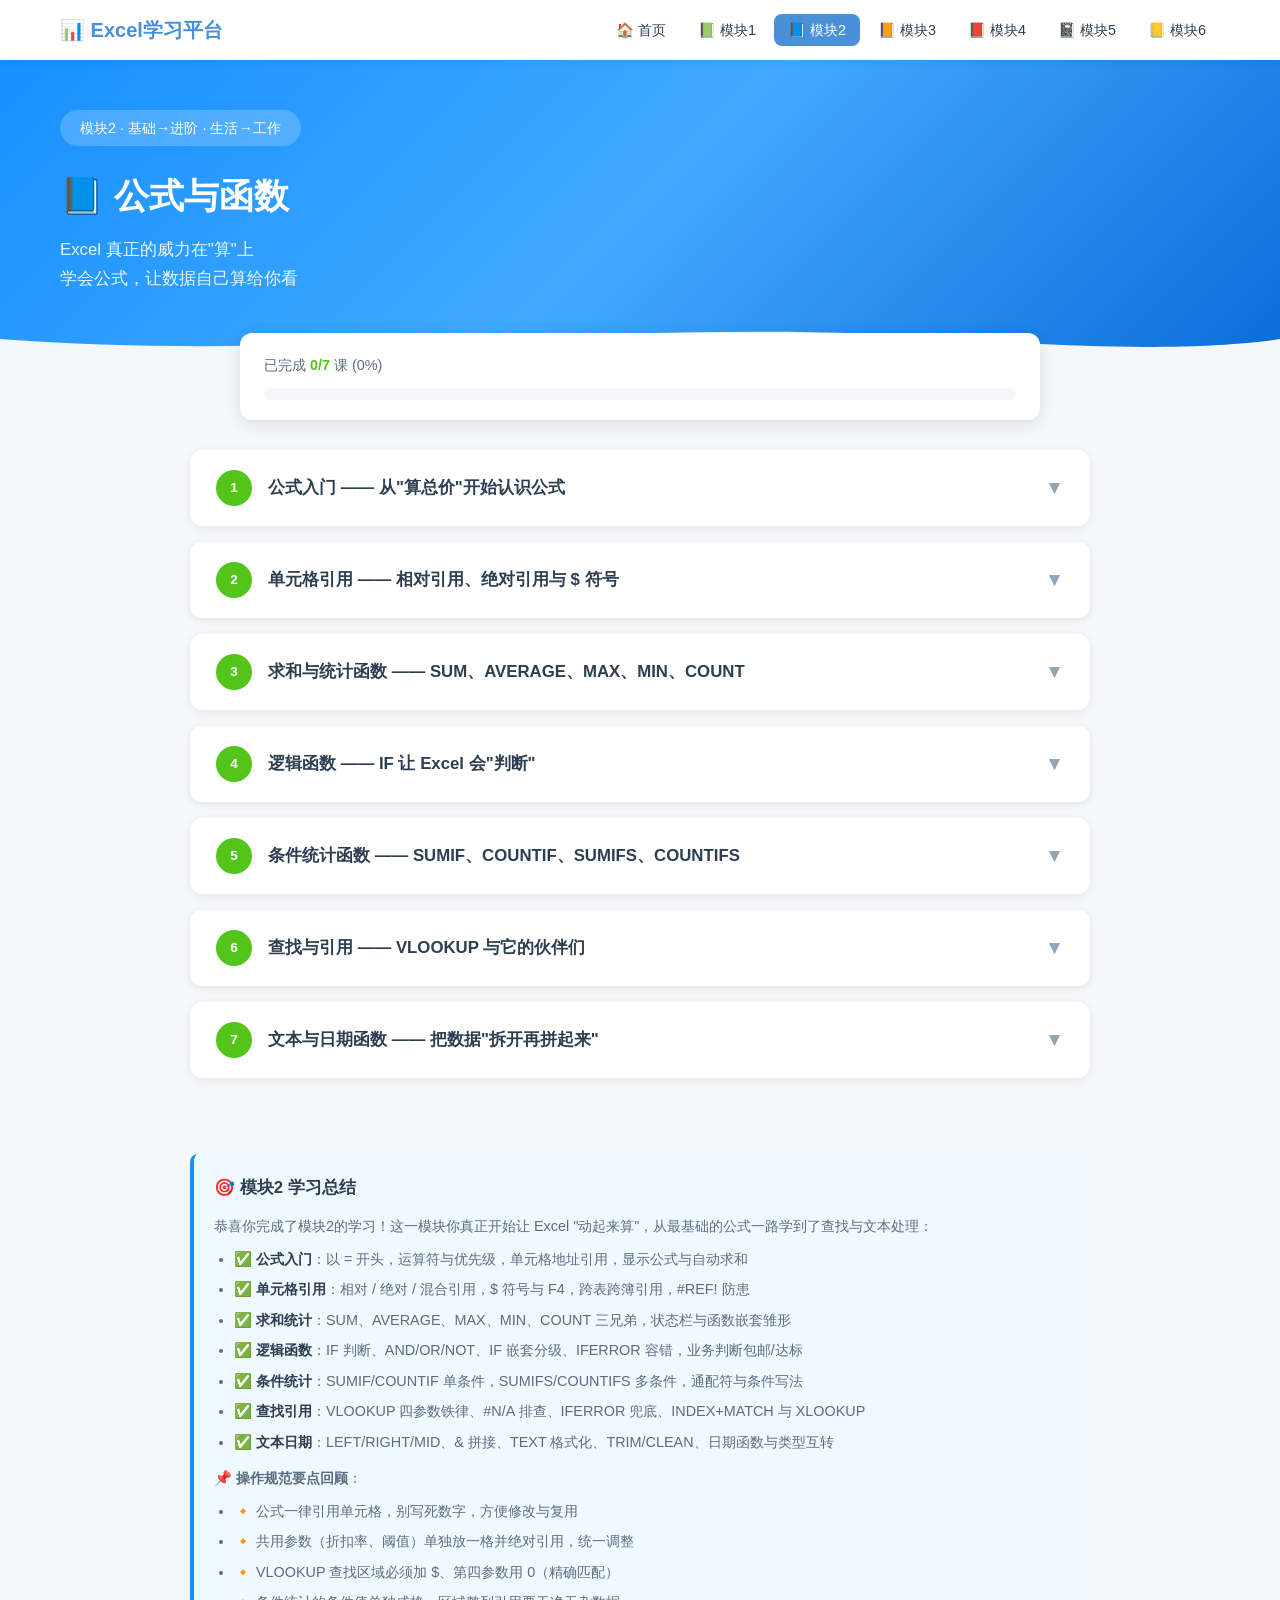
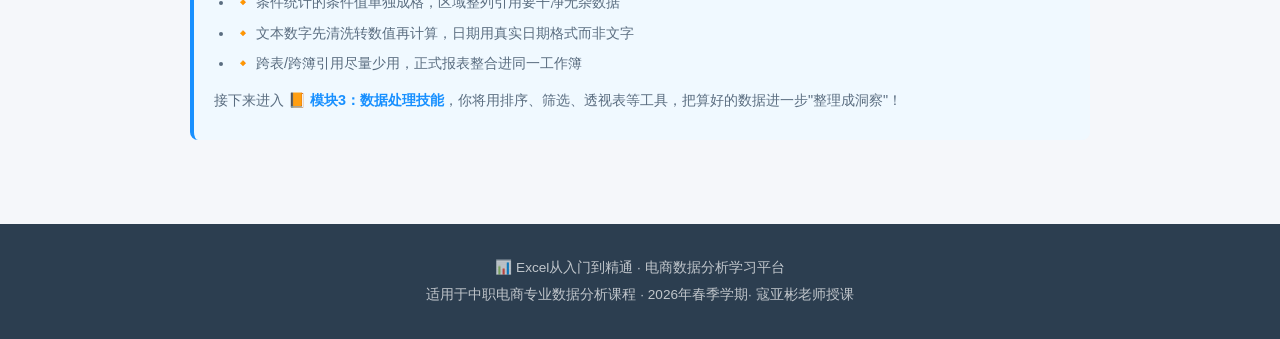
<file: module2.html>
<!DOCTYPE html>
<html lang="zh-CN">
<head>
    <meta charset="UTF-8">
    <meta name="viewport" content="width=device-width, initial-scale=1.0">
    <title>模块2：公式与函数 - Excel学习平台</title>
    <link rel="stylesheet" href="css/style.css">
    <link rel="icon" href="data:image/svg+xml,<svg xmlns=%22http://www.w3.org/2000/svg%22 viewBox=%220 0 100 100%22><text y=%22.9em%22 font-size=%2290%22>📊</text></svg>">
</head>
<body>

<!-- 导航栏 -->
<nav class="navbar">
    <div class="container nav-flex">
        <a href="index.html" class="logo">📊 Excel学习平台</a>
        <button class="menu-toggle" id="menuToggle" aria-label="菜单">☰</button>
        <ul class="nav-links" id="navLinks">
            <li><a href="index.html">🏠 首页</a></li>
            <li><a href="module1.html">📗 模块1</a></li>
            <li><a href="module2.html" class="active">📘 模块2</a></li>
            <li><a href="module3.html">📙 模块3</a></li>
            <li><a href="module4.html">📕 模块4</a></li>
            <li><a href="module5.html">📓 模块5</a></li>
            <li><a href="module6.html">📒 模块6</a></li>
        </ul>
    </div>
</nav>

<!-- 模块头部 -->
<header class="module-hero module-hero-blue">
    <div class="container" style="position:relative;z-index:1;">
        <div class="hero-badge">模块2 · 基础→进阶 · 生活→工作</div>
        <h1>📘 公式与函数</h1>
        <p>Excel 真正的威力在"算"上<br>学会公式，让数据自己算给你看</p>
    </div>
    <div class="hero-wave">
        <svg viewBox="0 0 1440 120" preserveAspectRatio="none">
            <path d="M0,60 C360,120 720,0 1080,60 C1260,90 1380,80 1440,60 L1440,120 L0,120 Z" fill="var(--bg)"/>
        </svg>
    </div>
</header>

<!-- 学习进度 -->
<div class="container">
    <div class="module-progress">
        <div class="progress-text" id="progressText">加载中...</div>
        <div class="progress-bar-bg">
            <div class="progress-bar-fill" id="progressFill" style="width:0%" data-module="2" data-total="7"></div>
        </div>
    </div>
</div>

<!-- 课次内容 -->
<div class="container">
    <div class="lesson-list">

        <!-- ============================================
             课次 2-1：公式入门
             ============================================ -->
        <div class="lesson-card" id="lesson-card-1">
            <div class="lesson-header" onclick="toggleLesson(1)">
                <div class="lesson-num">1</div>
                <h3>公式入门 —— 从"算总价"开始认识公式</h3>
                <span class="lesson-toggle">▼</span>
            </div>
            <div class="lesson-body" id="lesson-body-1">
                <div class="lesson-body-inner">

                    <!-- 知识讲解 -->
                    <div class="content-block block-knowledge">
                        <h4>📖 知识讲解</h4>
                        <p>在 Excel 里，"计算"不是用计算器按出来的，而是<strong>写一条公式</strong>，让 Excel 帮我们算。公式写一次，以后数据变了，结果会自动跟着变——这就是 Excel 最迷人的地方。</p>

                        <h5>🔹 第一条规矩：公式必须以 <span class="kbd">=</span> 开头</h5>
                        <p>所有公式、所有函数，前面都要加一个英文等号 <strong>=</strong>。不加等号，Excel 会把它当成普通文字。比如想算 3+5，要写 <code>=3+5</code>，而不是 <code>3+5</code>。</p>

                        <h5>🔹 五种算术运算符</h5>
                        <div class="shortcut-table">
                            <table>
                                <thead><tr><th>运算符</th><th>含义</th><th>例子</th><th>结果</th></tr></thead>
                                <tbody>
                                    <tr><td><span class="kbd">+</span></td><td>加</td><td><code>=2+3</code></td><td>5</td></tr>
                                    <tr><td><span class="kbd">-</span></td><td>减</td><td><code>=10-4</code></td><td>6</td></tr>
                                    <tr><td><span class="kbd">*</span></td><td>乘（星号）</td><td><code>=6*7</code></td><td>42</td></tr>
                                    <tr><td><span class="kbd">/</span></td><td>除（斜杠）</td><td><code>=20/4</code></td><td>5</td></tr>
                                    <tr><td><span class="kbd">^</span></td><td>乘方（幂）</td><td><code>=2^3</code></td><td>8</td></tr>
                                    <tr><td><span class="kbd">%</span></td><td>百分比</td><td><code>=50%</code></td><td>0.5</td></tr>
                                </tbody>
                            </table>
                        </div>

                        <h5>🔹 运算优先级（先算谁后算谁）</h5>
                        <p>和数学一样，Excel 也讲"先乘除后加减"。规则是：</p>
                        <div class="formula-line">括号 <span class="fn">( )</span> &gt; 乘方 <span class="fn">^</span> &gt; 乘除 <span class="fn">* /</span> &gt; 加减 <span class="fn">+ -</span></div>
                        <ul>
                            <li><code>=2+3*4</code> 先算 3×4=12，再加 2，结果是 <strong>14</strong></li>
                            <li><code>=(2+3)*4</code> 先算括号里 2+3=5，再 ×4，结果是 <strong>20</strong></li>
                        </ul>
                        <div class="callout callout-info">💡 拿不准先算谁的时候，<strong>一律加括号</strong>！括号能让你的意图清清楚楚，也最不容易出错。</div>

                        <h5>🔹 关键技巧：公式里用"单元格地址"，别用数字</h5>
                        <p>这是新手最容易踩的坑。假设 B2 是单价、C2 是数量，<strong>正确写法</strong>是 <code>=B2*C2</code>，而不是 <code>=12.9*2</code>。</p>
                        <ul>
                            <li>用地址：以后你把 B2 的单价改成 15，金额会自动重算。</li>
                            <li>用死数字：改了单价，公式还是 25.8，永远不会变——这就失去了 Excel 的意义。</li>
                        </ul>

                        <h5>🔹 编辑栏与 F2：查看和编辑公式</h5>
                        <p>单元格里默认只显示<strong>计算结果</strong>，真正的公式藏在<strong>编辑栏</strong>（顶部 fx 那一行）。</p>
                        <ul>
                            <li>单击单元格 → 编辑栏里看到完整公式。</li>
                            <li>双击单元格，或按 <span class="kbd">F2</span>，可以直接在单元格里修改公式。</li>
                        </ul>

                        <h5>🔹 一键看穿所有公式：<span class="kbd">Ctrl</span>+<span class="kbd">~</span></h5>
                        <p>按 <kbd class="kbd">Ctrl</kbd>+<kbd class="kbd">~</kbd>（波浪号，数字 1 左边那个键），整张表会从"显示结果"切换成"显示公式"，方便你检查哪里写错了。再按一次恢复原样。也可以用 <strong>公式</strong> 选项卡 → <strong>显示公式</strong>。</p>

                        <h5>🔹 公式的复制与自动填充</h5>
                        <p>写好第一个公式后，不用一个个重写。选中含公式的单元格，拖动右下角的<strong>填充柄</strong>（小绿十字）往下拉，Excel 会把公式"智能"地复制到每一行，地址自动顺延（这叫<strong>相对引用</strong>，下节课细讲）。</p>

                        <h5>🔹 自动求和快捷键：<span class="kbd">Alt</span>+<span class="kbd">=</span></h5>
                        <p>想对一列数求和？选中要放结果的空白单元格，按 <kbd class="kbd">Alt</kbd>+<kbd class="kbd">=</kbd>，Excel 会自动帮你写 <code>=SUM(...)</code> 并猜出要求和的区域，回车即可。</p>

                        <h5>🔹 三个最常见的出错值</h5>
                        <div class="callout callout-danger">
                            <p>⚠️ 公式算不出来，单元格里出现这些奇怪的字，先别慌：</p>
                            <ul>
                                <li><code>#VALUE!</code> —— 把文字和数字硬算在一起，比如 <code>="苹果"+5</code></li>
                                <li><code>#DIV/0!</code> —— 除以了 0，比如 <code>=10/0</code> 或分母单元格是空的</li>
                                <li><code>#NAME?</code> —— Excel 看不懂你写的名字，通常是函数名拼错（<code>=SUMMA(...)</code>）或忘写引号</li>
                            </ul>
                        </div>
                    </div>

                    <!-- 操作步骤 -->
                    <div class="content-block block-steps">
                        <h4>🔧 操作步骤：用公式算出超市小票的金额</h4>
                        <p>我们用一份 20 行的"超市购物小票"来练手，金额列先留空，由你用公式填出来。</p>
                        <div class="step-list">
                            <div class="step-item"><div class="step-content">下载下面的 CSV，把数据整理成表格：A列序号、B列商品名称、C列单价、D列数量、E列金额</div></div>
                            <div class="step-item"><div class="step-content">单击 <strong>E2</strong>，输入 <code>=C2*D2</code>（单价 × 数量），按 <kbd class="kbd">Enter</kbd>，应看到第 1 行金额</div></div>
                            <div class="step-item"><div class="step-content">选中 E2，把鼠标移到单元格右下角，当出现<strong>小绿十字（填充柄）</strong>时，按住左键往下拖到 E21</div></div>
                            <div class="step-item"><div class="step-content">观察：每一行的金额都自动算出来了，且公式从 <code>=C2*D2</code> 变成了 <code>=C3*D3</code>、<code>=C4*D4</code>……</div></div>
                            <div class="step-item"><div class="step-content">单击 E2，看<strong>编辑栏</strong>，确认里面是 <code>=C2*D2</code> 而不是死数字</div></div>
                            <div class="step-item"><div class="step-content">按 <kbd class="kbd">Ctrl</kbd>+<kbd class="kbd">~</kbd> 切换成"显示公式"模式，检查每一行的公式是否正确；再按一次切回结果</div></div>
                            <div class="step-item"><div class="step-content">选中 <strong>E22</strong>（金额下方空单元格），按 <kbd class="kbd">Alt</kbd>+<kbd class="kbd">=</kbd>，Excel 自动生成 <code>=SUM(E2:E21)</code>，回车得到总价</div></div>
                            <div class="step-item"><div class="step-content">把 C2 的单价随便改一个数，看 E 列和总价是不是<strong>自动跟着变</strong>——这就对了！</div></div>
                        </div>
                    </div>

                    <!-- 练习数据 -->
                    <div class="content-block block-practice">
                        <h4>📥 练习数据：超市购物小票（20 行生活用品）</h4>
                        <p>下面是 20 行生活用品的小票，<strong>金额列留空</strong>，请下载后用公式 <code>=C2*D2</code> 把每一行的金额算出来，最后用 Alt+= 求总价。</p>
                        <div class="data-preview-wrap">
                            <table class="data-preview" id="preview-2-1">
                                <thead>
                                    <tr><th>序号</th><th>商品名称</th><th>单价</th><th>数量</th><th>金额</th></tr>
                                </thead>
                                <tbody>
                                    <tr><td>1</td><td>抽纸(心相印)</td><td>12.9</td><td>2</td><td></td></tr>
                                    <tr><td>2</td><td>矿泉水(农夫山泉)</td><td>2</td><td>6</td><td></td></tr>
                                    <tr><td>3</td><td>方便面(红烧牛肉)</td><td>4.5</td><td>3</td><td></td></tr>
                                    <tr><td>4</td><td>牙膏(云南白药)</td><td>19.9</td><td>1</td><td></td></tr>
                                    <tr><td>5</td><td>洗发水(海飞丝)</td><td>39.9</td><td>1</td><td></td></tr>
                                </tbody>
                            </table>
                            <div class="data-more">显示前5条，共20条数据 ↓ 点击下载查看全部</div>
                        </div>
                        <button class="btn-download" onclick="downloadLesson2_1Data()">📥 下载超市购物小票数据 (CSV)</button>
                    </div>

                    <!-- 技巧提示 -->
                    <div class="content-block block-tips">
                        <h4>💡 技巧提示</h4>
                        <ul>
                            <li>公式里出现 <code>#DIV/0!</code>，多半是分母单元格还是空的——先把分母数据填上</li>
                            <li>双击填充柄可以<strong>一键填充到底</strong>（只要左边/上边有连续数据），比拖拽更快</li>
                            <li>想看某个公式引用了哪些单元格？单击它，Excel 会用彩色框把引用的区域圈出来</li>
                            <li>按 <kbd class="kbd">F2</kbd> 进入编辑后，用方向键在公式里移动光标，比用鼠标方便</li>
                            <li>写错公式想重来？选中单元格按 <kbd class="kbd">Delete</kbd> 清空，再重新输入即可</li>
                        </ul>
                    </div>

                    <!-- 操作规范 -->
                    <div class="content-block block-norm">
                        <h4>📐 操作规范（养成好习惯）</h4>
                        <ul>
                            <li><strong>公式一律引用单元格</strong>，不要直接写死数字，方便后续修改和复用</li>
                            <li><strong>表头在第 1 行</strong>，金额等"算出来的列"也要有表头（如"金额""总价"）</li>
                            <li><strong>数据连续存放</strong>，行与行之间不要留空行，否则自动填充和求和会断掉</li>
                            <li>金额列<strong>保持为数值格式</strong>，不要手打成"￥25.8"这样的文字</li>
                            <li>重要的计算表<strong>另存备份</strong>（如"小票计算_v2.xlsx"），公式改坏了还能找回</li>
                        </ul>
                    </div>

                    <!-- 常见错误 -->
                    <div class="content-block block-errors">
                        <h4>⚠️ 常见错误</h4>
                        <ul>
                            <li>❌ 忘记写开头的 <code>=</code> → 写 <code>C2*D2</code> 变成普通文字，不会计算</li>
                            <li>❌ 把乘号写成 <code>×</code> 或字母 <code>x</code> → Excel 只认 <code>*</code></li>
                            <li>❌ 公式里直接写死数字 <code>=12.9*2</code> → 改了单价结果不变，白忙一场</li>
                            <li>❌ 填充时只拖了公式却没覆盖全部行 → 部分行金额空白，求和少算</li>
                            <li>❌ 把 <code>/</code> 写成中文顿号或反斜杠 → 报 <code>#NAME?</code> 错误</li>
                        </ul>
                    </div>

                    <!-- 练习任务 -->
                    <div class="content-block block-practice">
                        <h4>📥 练习任务</h4>
                        <ol>
                            <li>下载"超市购物小票"CSV，建立表格，用 <code>=C2*D2</code> 算第 1 行金额</li>
                            <li>用<strong>填充柄</strong>把金额公式复制到全部 20 行</li>
                            <li>按 <kbd class="kbd">Ctrl</kbd>+<kbd class="kbd">~</kbd> 切换到"显示公式"，截图检查 5 行公式</li>
                            <li>在金额下方用 <kbd class="kbd">Alt</kbd>+<kbd class="kbd">=</kbd> 求出所有商品的总价</li>
                            <li>把第 1 行抽纸单价改成 <strong>15</strong>，确认金额和总价<strong>自动更新</strong></li>
                            <li>新增一列"是否满 20 元"（金额≥20 写"是"，否则写"否"），用公式 <code>=IF(E2>=20,"是","否")</code> 实现（IF 下节课学，这里先试一试）</li>
                        </ol>
                    </div>

                    <!-- 挑战任务 -->
                    <div class="content-block block-challenge">
                        <h4>🏆 挑战任务（选做）</h4>
                        <ol>
                            <li>增加一列"折扣价"，按"金额打 9 折"计算（提示：单价×数量×0.9，可以用 <code>=C2*D2*0.9</code>）</li>
                            <li>用括号写一条公式：先算 (单价+2) 再乘以数量，体会括号改变优先级</li>
                            <li>挑战：用一条公式直接算出"所有商品金额的平均值"（提示：<code>=AVERAGE(E2:E21)</code>，下节课会讲）</li>
                        </ol>
                    </div>

                    <!-- 理论测试 -->
                    <div class="content-block block-knowledge">
                        <h4>📝 理论测试</h4>
                        <p>完成以下10道题，检验你对公式入门的掌握：</p>
                        <div id="quiz-2-1"></div>
                    </div>

                </div>
            </div>
        </div>

        <!-- ============================================
             课次 2-2：单元格引用
             ============================================ -->
        <div class="lesson-card" id="lesson-card-2">
            <div class="lesson-header" onclick="toggleLesson(2)">
                <div class="lesson-num">2</div>
                <h3>单元格引用 —— 相对引用、绝对引用与 $ 符号</h3>
                <span class="lesson-toggle">▼</span>
            </div>
            <div class="lesson-body" id="lesson-body-2">
                <div class="lesson-body-inner">

                    <!-- 知识讲解 -->
                    <div class="content-block block-knowledge">
                        <h4>📖 知识讲解</h4>
                        <p>"引用"就是公式里写的那个单元格地址（如 A1）。Excel 在复制公式时，会根据引用方式<strong>自动调整或固定</strong>地址，这就是相对、绝对、混合三种引用的区别。</p>

                        <h5>🔹 相对引用 A1（默认）</h5>
                        <p>不加 <code>$</code> 的就是相对引用。公式往下复制时，行号会跟着变；往右复制时，列字母会跟着变。</p>
                        <div class="demo-box">
                            <div class="demo-title">例子：在 E2 写 =C2*D2，向下填充</div>
                            <div class="formula-line">E2: <span class="fn">=</span><span class="arg">C2</span> * <span class="arg">D2</span></div>
                            <div class="formula-line">E3: <span class="fn">=</span><span class="arg">C3</span> * <span class="arg">D3</span> &nbsp;（行号自动 +1）</div>
                            <div class="demo-caption">↳ 适合"每一行都用自己的数据算"的场景</div>
                        </div>

                        <h5>🔹 绝对引用 $A$1（锁死不动）</h5>
                        <p>在列字母和行号前都加 <code>$</code>，公式复制到哪，这个地址<strong>永远不变</strong>。常见于"折扣率""汇率"这种全表共用的固定值。</p>
                        <div class="demo-box">
                            <div class="demo-title">例子：折扣率锁在 $B$1，折后价 = 原价 × 数量 × 折扣率</div>
                            <div class="formula-line">F2: <span class="fn">=</span><span class="arg">C2</span> * <span class="arg">D2</span> * <span class="arg">$B$1</span></div>
                            <div class="formula-line">F3: <span class="fn">=</span><span class="arg">C3</span> * <span class="arg">D3</span> * <span class="arg">$B$1</span> &nbsp;（只有 C、D 变，$B$1 不动）</div>
                            <div class="demo-caption">↳ 想改全场折扣？只改 B1 一个格子，整列折后价全变</div>
                        </div>

                        <h5>🔹 混合引用 $A1 与 A$1</h5>
                        <p>只锁一半：<code>$A1</code> 锁列不锁行（往右复制列不变，往下复制行变）；<code>A$1</code> 锁行不锁列（往下复制行不变，往右复制列变）。做乘法表时特别好用。</p>

                        <h5>🔹 F4：一键循环切换四种引用</h5>
                        <p>编辑公式时，把光标放在地址上，连按 <kbd class="kbd">F4</kbd> 会在四种状态间循环：</p>
                        <div class="flow-row">
                            <span class="flow-node">A1</span><span class="flow-arrow">→</span>
                            <span class="flow-node">$A$1</span><span class="flow-arrow">→</span>
                            <span class="flow-node">A$1</span><span class="flow-arrow">→</span>
                            <span class="flow-node">$A1</span><span class="flow-arrow">→</span>
                            <span class="flow-node">A1</span>
                        </div>

                        <h5>🔹 三种引用对比</h5>
                        <div class="compare-table">
                            <table>
                                <thead><tr><th>类型</th><th>写法</th><th>向下复制</th><th>典型用途</th></tr></thead>
                                <tbody>
                                    <tr><td>相对引用</td><td><code>A1</code></td><td>行号变</td><td>每行算自己的数据</td></tr>
                                    <tr><td>绝对引用</td><td><code>$A$1</code></td><td>不变</td><td>折扣率、税率、单价表</td></tr>
                                    <tr><td>混合引用</td><td><code>$A1</code> / <code>A$1</code></td><td>锁一半</td><td>乘法表、交叉表</td></tr>
                                </tbody>
                            </table>
                        </div>

                        <h5>🔹 跨工作表引用：Sheet1!A1</h5>
                        <p>公式要用<strong>另一个工作表</strong>的数据，写法是 <code>表名!单元格</code>。比如 Sheet2 的 B2 想引用 Sheet1 的 A1：</p>
                        <div class="formula-line"><span class="fn">=</span><span class="arg">Sheet1!A1</span> * 2</div>
                        <p>表名有空格或中文时要加单引号：<code>='销售数据'!A1</code>。</p>

                        <h5>🔹 跨工作簿引用：[文件名.xlsx]Sheet1!A1</h5>
                        <p>引用<strong>另一个 Excel 文件</strong>里的单元格，写法是 <code>[工作簿名]表名!单元格</code>：</p>
                        <div class="formula-line"><span class="fn">=</span><span class="arg">[价格表.xlsx]Sheet1!B2</span></div>
                        <div class="callout callout-warn">⚠️ 跨工作簿引用要求<strong>两个文件都打开</strong>，且源文件移动/改名后引用会断。正式交付建议把数据整合进同一个文件。</div>

                        <h5>🔹 引用失效 #REF!</h5>
                        <p>当你<strong>删除了公式所引用的行/列/工作表</strong>，Excel 找不到原来的位置，就会显示 <code>#REF!</code>。它一旦出现，原始引用就丢了，比 #N/A 更难修，所以删行前先检查有没有公式依赖它。</p>
                    </div>

                    <!-- 操作步骤 -->
                    <div class="content-block block-steps">
                        <h4>🔧 操作步骤：用绝对引用算全场折扣</h4>
                        <p>一份 30 行电商商品表，折扣率放在固定单元格 <strong>$B$1</strong>，请算出每件商品的折后价。</p>
                        <div class="step-list">
                            <div class="step-item"><div class="step-content">下载 CSV，整理成表格：A列商品、B列原价、C列数量；在 <strong>B1</strong> 单元格输入折扣率，例如 <code>0.9</code>（表示 9 折）</div></div>
                            <div class="step-item"><div class="step-content">单击 <strong>D2</strong>（折后价），输入 <code>=B2*C2*B1</code></div></div>
                            <div class="step-item"><div class="step-content">把光标放在公式里的 <code>B1</code> 上，按 <kbd class="kbd">F4</kbd> 一次，把它变成 <code>$B$1</code>（绝对引用），回车</div></div>
                            <div class="step-item"><div class="step-content">选中 D2，拖动填充柄到 D31，观察：C、B 列地址在变，但 <code>$B$1</code> 始终不变</div></div>
                            <div class="step-item"><div class="step-content">把 B1 的折扣率改成 <code>0.8</code>，整列折后价应<strong>全部自动重算</strong></div></div>
                            <div class="step-item"><div class="step-content">在 E2 写 <code>=D2-C2*C2</code> 算"让利金额"（折后价 - 原价×数量），填充到 E31</div></div>
                        </div>
                    </div>

                    <!-- 练习数据 -->
                    <div class="content-block block-practice">
                        <h4>📥 练习数据：商品折扣计算表（30 行电商商品）</h4>
                        <p>下面是 30 行电商商品，<strong>折扣率请自己放在 B1 单元格</strong>（如 0.9 表示九折），用 <code>=B2*C2*$B$1</code> 算出折后价。</p>
                        <div class="data-preview-wrap">
                            <table class="data-preview" id="preview-2-2">
                                <thead>
                                    <tr><th>商品</th><th>原价</th><th>数量</th></tr>
                                </thead>
                                <tbody>
                                    <tr><td>手机壳-硅胶透明</td><td>9.9</td><td>120</td></tr>
                                    <tr><td>充电线-TypeC</td><td>12.9</td><td>80</td></tr>
                                    <tr><td>蓝牙耳机-入门</td><td>39.9</td><td>45</td></tr>
                                    <tr><td>手机支架-桌面</td><td>15.9</td><td>60</td></tr>
                                    <tr><td>钢化膜-高清</td><td>8.9</td><td>150</td></tr>
                                </tbody>
                            </table>
                            <div class="data-more">显示前5条，共30条数据 ↓ 点击下载查看全部</div>
                        </div>
                        <button class="btn-download" onclick="downloadLesson2_2Data()">📥 下载商品折扣计算表 (CSV)</button>
                    </div>

                    <!-- 技巧提示 -->
                    <div class="content-block block-tips">
                        <h4>💡 技巧提示</h4>
                        <ul>
                            <li>不确定该不该加 <code>$</code>？问自己：<strong>复制后这个地址要不要跟着变？</strong> 不变的就锁</li>
                            <li>编辑公式时按 <kbd class="kbd">F4</kbd> 循环切换，比手敲 <code>$</code> 快且不易错</li>
                            <li>跨表引用时，直接<strong>用鼠标点</strong>目标单元格，Excel 会自动补全 <code>Sheet名!地址</code></li>
                            <li>想引用整列？写 <code>B:B</code>（绝对列引用），但求和时要避开结果所在列防循环</li>
                            <li>偶尔需要"半锁定"做九九表，就靠混合引用 <code>$A1</code> / <code>A$1</code></li>
                        </ul>
                    </div>

                    <!-- 操作规范 -->
                    <div class="content-block block-norm">
                        <h4>📐 操作规范（养成好习惯）</h4>
                        <ul>
                            <li><strong>共用参数单独放一格</strong>（折扣率、税率、汇率），并用绝对引用锁住，方便统一调整</li>
                            <li>参数单元格要有<strong>清晰标注</strong>，如旁边写"折扣率(0.9=九折)"，别让同事猜</li>
                            <li>跨表/跨簿引用<strong>越少越好</strong>，正式报表尽量合并到同一工作簿</li>
                            <li>删除行/列前，先检查是否有公式引用它，避免产生 <code>#REF!</code></li>
                            <li>工作表命名含中文或空格时，跨表引用要加<strong>单引号</strong></li>
                        </ul>
                    </div>

                    <!-- 常见错误 -->
                    <div class="content-block block-errors">
                        <h4>⚠️ 常见错误</h4>
                        <ul>
                            <li>❌ 折扣率没锁 <code>$</code> → 向下填充后变成 <code>B2、B3、B4…</code>，只有第一行算对</li>
                            <li>❌ 把折扣率写死在公式里 <code>=B2*C2*0.9</code> → 想改全场折扣得改 30 个公式</li>
                            <li>❌ 跨表引用忘了表名或写错 → 报 <code>#NAME?</code> 或 <code>#REF!</code></li>
                            <li>❌ 删除了被引用的行 → 公式显示 <code>#REF!</code>，且原始引用无法自动恢复</li>
                            <li>❌ 跨工作簿引用时源文件已关闭 → 显示 <code>#REF!</code> 或旧值</li>
                        </ul>
                    </div>

                    <!-- 练习任务 -->
                    <div class="content-block block-practice">
                        <h4>📥 练习任务</h4>
                        <ol>
                            <li>在 B1 输入折扣率 <code>0.85</code>（八五折），用 <code>=B2*C2*$B$1</code> 算 D2 折后价</li>
                            <li>用 F4 把 B1 锁成 <code>$B$1</code>，再把公式填充到全部 30 行</li>
                            <li>新增"折后总价"列 = 折后价 × 数量，观察是否也引用了 <code>$B$1</code></li>
                            <li>把 B1 改成 <code>1</code>（不打折），确认所有折后价回到原价</li>
                            <li>在另一个工作表 Sheet2 的 A1，用跨表引用 <code>=Sheet1!D2</code> 取第 1 个折后价</li>
                            <li>把 B1 改成 <code>0.7</code>，截图折后价前 5 行，确认全部自动更新</li>
                        </ol>
                    </div>

                    <!-- 挑战任务 -->
                    <div class="content-block block-challenge">
                        <h4>🏆 挑战任务（选做）</h4>
                        <ol>
                            <li>做一个 9×9 乘法表：行标题 1~9、列标题 1~9，用<strong>混合引用</strong> <code>$A2*B$1</code> 一拖到底</li>
                            <li>给不同商品设置<strong>不同折扣</strong>：在表格里加"折扣率"列，每行用自己的折扣率（相对引用），再算折后价</li>
                            <li>挑战：用跨工作簿引用，把价格表.xlsx 里的成本价引过来算毛利（注意两个文件都要打开）</li>
                        </ol>
                    </div>

                    <!-- 理论测试 -->
                    <div class="content-block block-knowledge">
                        <h4>📝 理论测试</h4>
                        <p>完成以下10道题，检验你对单元格引用的掌握：</p>
                        <div id="quiz-2-2"></div>
                    </div>

                </div>
            </div>
        </div>

        <!-- ============================================
             课次 2-3：求和与统计函数
             ============================================ -->
        <div class="lesson-card" id="lesson-card-3">
            <div class="lesson-header" onclick="toggleLesson(3)">
                <div class="lesson-num">3</div>
                <h3>求和与统计函数 —— SUM、AVERAGE、MAX、MIN、COUNT</h3>
                <span class="lesson-toggle">▼</span>
            </div>
            <div class="lesson-body" id="lesson-body-3">
                <div class="lesson-body-inner">

                    <!-- 知识讲解 -->
                    <div class="content-block block-knowledge">
                        <h4>📖 知识讲解</h4>
                        <p>函数就是 Excel 自带的"现成算法"。写法和公式一样以 <code>=</code> 开头，格式固定为 <strong>=函数名(参数1, 参数2, ...)</strong>。参数之间用英文逗号 <code>,</code> 隔开。</p>

                        <div class="callout callout-info">💡 参数可以是<strong>具体数字</strong>（如 <code>=SUM(1,2,3)</code>）、<strong>单元格</strong>（如 <code>=SUM(A1)</code>），或<strong>区域</strong>（如 <code>=SUM(A1:A10)</code>）。最常用的是"区域"。</div>

                        <h5>🔹 五大统计函数一览</h5>
                        <div class="fn-cards">
                            <div class="fn-card"><h6>SUM</h6><code>=SUM(A1:A10)</code><p>求和，把所有数字加起来</p></div>
                            <div class="fn-card"><h6>AVERAGE</h6><code>=AVERAGE(A1:A10)</code><p>求平均值</p></div>
                            <div class="fn-card"><h6>MAX</h6><code>=MAX(A1:A10)</code><p>找最大值</p></div>
                            <div class="fn-card"><h6>MIN</h6><code>=MIN(A1:A10)</code><p>找最小值</p></div>
                            <div class="fn-card"><h6>COUNT</h6><code>=COUNT(A1:A10)</code><p>数一数有几个数字</p></div>
                        </div>

                        <h5>🔹 SUM —— 求和</h5>
                        <p>最常用。除了手动写，还可以用功能区 <strong>开始</strong> 选项卡里的 <strong>Σ 自动求和</strong> 按钮，或快捷键 <kbd class="kbd">Alt</kbd>+<kbd class="kbd">=</kbd>。</p>
                        <div class="formula-line"><span class="fn">SUM</span>(<span class="arg">C2:C41</span>) &nbsp; 求 C2 到 C41 的总和</div>

                        <h5>🔹 AVERAGE —— 平均值</h5>
                        <div class="formula-line"><span class="fn">AVERAGE</span>(<span class="arg">C2:C41</span>) &nbsp; 相当于 =SUM(C2:C41)/COUNT(C2:C41)</div>

                        <h5>🔹 MAX / MIN —— 最大 / 最小</h5>
                        <p>用来找"最高分""最低销量"等。比如 <code>=MAX(D2:D41)</code> 找出数学最高分。</p>

                        <h5>🔹 COUNT 家族：三个"数数"函数别搞混</h5>
                        <div class="compare-table">
                            <table>
                                <thead><tr><th>函数</th><th>数什么</th><th>例子</th></tr></thead>
                                <tbody>
                                    <tr><td><code>COUNT</code></td><td>只数<strong>数字</strong>单元格</td><td>=COUNT(A1:A10) → 数字个数</td></tr>
                                    <tr><td><code>COUNTA</code></td><td>数<strong>非空</strong>单元格（含文字）</td><td>=COUNTA(A1:A10) → 已填个数</td></tr>
                                    <tr><td><code>COUNTBLANK</code></td><td>数<strong>空白</strong>单元格</td><td>=COUNTBLANK(A1:A10) → 空单元格数</td></tr>
                                </tbody>
                            </table>
                        </div>
                        <div class="callout callout-warn">⚠️ <code>COUNT</code> 只认数字！如果一列是"文本型数字"（带绿三角的那种），COUNT 会把它漏掉。要数全部内容用 <code>COUNTA</code>。</div>

                        <h5>🔹 连续区域 vs 不连续区域</h5>
                        <p>一次求多个不相邻区域，用逗号隔开：</p>
                        <div class="formula-line"><span class="fn">SUM</span>(<span class="arg">A1:A5</span>, <span class="arg">C1:C5</span>) &nbsp; 把 A 列和 C 列两段分别求和后再相加</div>

                        <h5>🔹 状态栏：不用写公式也能看统计</h5>
                        <p>用鼠标<strong>选中一片数据</strong>，看 Excel 窗口最右下角的<strong>状态栏</strong>，会自动显示：平均值、计数、求和。右键状态栏还能切换显示哪些指标——临时看一眼数据特别快。</p>

                        <h5>🔹 函数嵌套的雏形</h5>
                        <p>函数里可以套函数。例如"求平均"其实就是"总和÷个数"：</p>
                        <div class="formula-line"><span class="fn">SUM</span>(<span class="arg">A1:A5</span>) / <span class="fn">COUNT</span>(<span class="arg">A1:A5</span>) &nbsp; 和 AVERAGE 等价</div>
                        <p>这就是"嵌套"思想的起点，后面的 IF、SUMIF 都是在这个基础上叠加的。</p>
                    </div>

                    <!-- 操作步骤 -->
                    <div class="content-block block-steps">
                        <h4>🔧 操作步骤：算一份班级成绩单的总分、平均分与极值</h4>
                        <p>40 名同学，有语文/数学/英语/专业课四科成绩，<strong>总分和平均分留空</strong>，由你用函数算。</p>
                        <div class="step-list">
                            <div class="step-item"><div class="step-content">下载 CSV，整理成表格：A学号、B姓名、C语文、D数学、E英语、F专业课、G总分、H平均分</div></div>
                            <div class="step-item"><div class="step-content">单击 <strong>G2</strong>（总分），输入 <code>=SUM(C2:F2)</code>，回车，得到第 1 名同学四科总分</div></div>
                            <div class="step-item"><div class="step-content">选中 G2，双击填充柄自动填充到 G41（因为左边 B 列有连续姓名）</div></div>
                            <div class="step-item"><div class="step-content">单击 <strong>H2</strong>（平均分），输入 <code>=AVERAGE(C2:F2)</code>，回车并填充到 H41</div></div>
                            <div class="step-item"><div class="step-content">在成绩区下方空白格，用 <code>=MAX(G2:G41)</code> 找最高总分，<code>=MIN(G2:G41)</code> 找最低总分</div></div>
                            <div class="step-item"><div class="step-content">用 <code>=COUNT(C2:C41)</code> 数一数语文成绩共几条，再用 <code>=COUNTA(B2:B41)</code> 数人数，确认一致</div></div>
                            <div class="step-item"><div class="step-content">选中 C2:F41 任意区域，看<strong>状态栏</strong>显示的平均值/计数/求和，和你的函数结果对照</div></div>
                        </div>
                    </div>

                    <!-- 练习数据 -->
                    <div class="content-block block-practice">
                        <h4>📥 练习数据：班级期末成绩单（40 行）</h4>
                        <p>下面是 40 名同学的成绩，<strong>总分、平均分两列留空</strong>，请用 SUM、AVERAGE 算出后填入，再用 MAX/MIN/COUNT 做整体分析。</p>
                        <div class="data-preview-wrap">
                            <table class="data-preview" id="preview-2-3">
                                <thead>
                                    <tr><th>学号</th><th>姓名</th><th>语文</th><th>数学</th><th>英语</th><th>专业课</th><th>总分</th><th>平均分</th></tr>
                                </thead>
                                <tbody>
                                    <tr><td>20250101</td><td>张伟</td><td>88</td><td>92</td><td>76</td><td>95</td><td></td><td></td></tr>
                                    <tr><td>20250102</td><td>王芳</td><td>75</td><td>68</td><td>82</td><td>80</td><td></td><td></td></tr>
                                    <tr><td>20250103</td><td>李娜</td><td>91</td><td>85</td><td>90</td><td>88</td><td></td><td></td></tr>
                                    <tr><td>20250104</td><td>刘洋</td><td>60</td><td>55</td><td>63</td><td>70</td><td></td><td></td></tr>
                                    <tr><td>20250105</td><td>陈静</td><td>83</td><td>79</td><td>88</td><td>91</td><td></td><td></td></tr>
                                </tbody>
                            </table>
                            <div class="data-more">显示前5条，共40条数据 ↓ 点击下载查看全部</div>
                        </div>
                        <button class="btn-download" onclick="downloadLesson2_3Data()">📥 下载班级期末成绩单 (CSV)</button>
                    </div>

                    <!-- 技巧提示 -->
                    <div class="content-block block-tips">
                        <h4>💡 技巧提示</h4>
                        <ul>
                            <li>写函数时按 <kbd class="kbd">Tab</kbd> 键可以<strong>自动补全</strong>函数名，避免拼错</li>
                            <li>输入 <code>=SUM(</code> 后，直接<strong>用鼠标框选</strong>要求和的区域，比手敲地址准</li>
                            <li>区域用<strong>整列引用</strong> <code>=SUM(C:C)</code> 最省事，但务必保证该列没有杂数据</li>
                            <li>状态栏是"免公式快速预览"神器，临时判断数据量级超好用</li>
                            <li>COUNT 和 COUNTA 结果不一致？多半是混进了文本，检查一下数据格式</li>
                        </ul>
                    </div>

                    <!-- 操作规范 -->
                    <div class="content-block block-norm">
                        <h4>📐 操作规范（养成好习惯）</h4>
                        <ul>
                            <li><strong>表头清晰</strong>：总分、平均分等计算列都要有表头，别让看表的人猜</li>
                            <li>统计区域要<strong>选全</strong>且<strong>不含表头</strong>（表头是文字，会被 COUNT 漏掉但 SUM 会当 0）</li>
                            <li>人数/科数这类"计数"优先用 <code>COUNTA</code>，避免文本型数字被 COUNT 漏计</li>
                            <li>函数参数用英文逗号；如果系统是中文标点，记得切换中英文</li>
                            <li>关键统计结果（最高/最低/平均）可<strong>加粗或变色</strong>突出，但全表颜色不超过 4 种</li>
                        </ul>
                    </div>

                    <!-- 常见错误 -->
                    <div class="content-block block-errors">
                        <h4>⚠️ 常见错误</h4>
                        <ul>
                            <li>❌ 求和区域把表头也圈进去了 → 表头是文字，SUM 当 0 处理虽不影响，但 COUNT 会少算</li>
                            <li>❌ 把 <code>COUNT</code> 当"数人数"用 → 文本姓名它一个都不数，应用 <code>COUNTA</code></li>
                            <li>❌ 函数名拼错或中文括号 → 报 <code>#NAME?</code></li>
                            <li>❌ 参数用英文分号 <code>;</code> 而非逗号 <code>,</code> → 某些地区设置下才用分号，默认用逗号</li>
                            <li>❌ 平均分写成 <code>=SUM/4</code> 而非 <code>=AVERAGE</code>，且没锁定列 → 填充后列错乱</li>
                        </ul>
                    </div>

                    <!-- 练习任务 -->
                    <div class="content-block block-practice">
                        <h4>📥 练习任务</h4>
                        <ol>
                            <li>用 <code>=SUM(C2:F2)</code> 算第 1 名同学总分，填充到全班 40 行</li>
                            <li>用 <code>=AVERAGE(C2:F2)</code> 算平均分，填充到全班</li>
                            <li>在表下方用 <code>=MAX(G2:G41)</code> 和 <code>=MIN(G2:G41)</code> 找总分极值</li>
                            <li>用 <code>=COUNT(C2:C41)</code> 数语文成绩条数，<code>=COUNTA(B2:B41)</code> 数人数</li>
                            <li>用 <code>=SUM(C2:C41)/COUNT(C2:C41)</code> 验证语文平均分，和 AVERAGE 结果对照</li>
                            <li>选中任意成绩区域，看状态栏的平均值/计数/求和，截图留存</li>
                        </ol>
                    </div>

                    <!-- 挑战任务 -->
                    <div class="content-block block-challenge">
                        <h4>🏆 挑战任务（选做）</h4>
                        <ol>
                            <li>新增"是否及格"列：四科平均分 ≥60 写"及格"，否则"不及格"（提示：<code>=IF(H2>=60,"及格","不及格")</code>，IF 下节课学）</li>
                            <li>用 <code>=SUM(C2:C41,D2:D41,E2:E41,F2:F41)</code> 一次算出全班的"四科总得分"（不连续区域求和）</li>
                            <li>挑战：算出"专业课"超过 90 分的人数（提示：配合下节课的 COUNTIF，<code>=COUNTIF(F2:F41,">90")</code>）</li>
                        </ol>
                    </div>

                    <!-- 理论测试 -->
                    <div class="content-block block-knowledge">
                        <h4>📝 理论测试</h4>
                        <p>完成以下10道题，检验你对求和统计函数的掌握：</p>
                        <div id="quiz-2-3"></div>
                    </div>

                </div>
            </div>
        </div>
        <!-- ============================================
             课次 2-4：逻辑函数 IF
             ============================================ -->
        <div class="lesson-card" id="lesson-card-4">
            <div class="lesson-header" onclick="toggleLesson(4)">
                <div class="lesson-num">4</div>
                <h3>逻辑函数 —— IF 让 Excel 会"判断"</h3>
                <span class="lesson-toggle">▼</span>
            </div>
            <div class="lesson-body" id="lesson-body-4">
                <div class="lesson-body-inner">

                    <!-- 知识讲解 -->
                    <div class="content-block block-knowledge">
                        <h4>📖 知识讲解</h4>
                        <p>前面的函数只会"算数"，而 <strong>IF</strong> 函数让 Excel 学会"判断对错再做决定"——这正是从"计算器"升级到"小助手"的关键一步。</p>

                        <h5>🔹 先认识：比较运算符</h5>
                        <p>IF 的"条件"靠比较运算符写出，结果是 TRUE（真）或 FALSE（假）：</p>
                        <div class="shortcut-table">
                            <table>
                                <thead><tr><th>运算符</th><th>含义</th><th>例子</th><th>结果</th></tr></thead>
                                <tbody>
                                    <tr><td><code>=</code></td><td>等于</td><td><code>=5=5</code></td><td>TRUE</td></tr>
                                    <tr><td><code>&gt;</code></td><td>大于</td><td><code>=8&gt;3</code></td><td>TRUE</td></tr>
                                    <tr><td><code>&lt;</code></td><td>小于</td><td><code>=2&lt;1</code></td><td>FALSE</td></tr>
                                    <tr><td><code>&gt;=</code></td><td>大于等于</td><td><code>=6&gt;=6</code></td><td>TRUE</td></tr>
                                    <tr><td><code>&lt;=</code></td><td>小于等于</td><td><code>=4&lt;=3</code></td><td>FALSE</td></tr>
                                    <tr><td><code>&lt;&gt;</code></td><td>不等于</td><td><code>=5&lt;&gt;3</code></td><td>TRUE</td></tr>
                                </tbody>
                            </table>
                        </div>

                        <h5>🔹 IF 的三段式</h5>
                        <div class="formula-line"><span class="fn">IF</span>(<span class="arg">条件</span>, <span class="arg">成立时返回</span>, <span class="arg">不成立时返回</span>)</div>
                        <p>例如"金额≥99 包邮，否则不包邮"：</p>
                        <div class="formula-line"><span class="fn">IF</span>(<span class="arg">C2&gt;=99</span>, <span class="arg">"包邮"</span>, <span class="arg">"不包邮"</span>)</div>
                        <div class="callout callout-info">💡 返回的<strong>文字</strong>必须用<strong>英文双引号</strong>包起来；返回数字则不用引号。这是 IF 最常写错的地方。</div>

                        <h5>🔹 TRUE / FALSE 是什么</h5>
                        <p>比较表达式本身就会返回一个逻辑值。<code>=5&gt;3</code> 显示 TRUE，<code>=5&gt;8</code> 显示 FALSE。IF 正是拿这个真假来决定走哪条路。</p>

                        <h5>🔹 AND / OR / NOT：把多个条件揉在一起</h5>
                        <div class="fn-cards">
                            <div class="fn-card"><h6>AND</h6><code>=AND(条件1,条件2)</code><p>全部为真才真（"而且"）</p></div>
                            <div class="fn-card"><h6>OR</h6><code>=OR(条件1,条件2)</code><p>有一个真就真（"或者"）</p></div>
                            <div class="fn-card"><h6>NOT</h6><code>=NOT(条件)</code><p>真假颠倒</p></div>
                        </div>
                        <p>例子：金额≥99 <strong>且</strong> 地区不是"偏远"才包邮：</p>
                        <div class="formula-line"><span class="fn">IF</span>(<span class="fn">AND</span>(<span class="arg">C2&gt;=99</span>, <span class="arg">D2&lt;&gt;"偏远"</span>), <span class="arg">"包邮"</span>, <span class="arg">"不包邮"</span>)</div>

                        <h5>🔹 IF 嵌套：做多级判断（成绩等级）</h5>
                        <p>等级评定"优/良/中/及格/不及格"要一层套一层，从<strong>最高档往下写</strong>：</p>
                        <div class="demo-box">
                            <div class="demo-title">成绩 → 等级</div>
                            <div class="formula-line"><span class="fn">IF</span>(<span class="arg">A1&gt;=90</span>,<span class="arg">"优"</span>,</div>
                            <div class="formula-line">&nbsp;&nbsp;<span class="fn">IF</span>(<span class="arg">A1&gt;=80</span>,<span class="arg">"良"</span>,</div>
                            <div class="formula-line">&nbsp;&nbsp;&nbsp;&nbsp;<span class="fn">IF</span>(<span class="arg">A1&gt;=70</span>,<span class="arg">"中"</span>,</div>
                            <div class="formula-line">&nbsp;&nbsp;&nbsp;&nbsp;&nbsp;&nbsp;<span class="fn">IF</span>(<span class="arg">A1&gt;=60</span>,<span class="arg">"及格"</span>,<span class="arg">"不及格"</span>))))</div>
                            <div class="demo-caption">↳ 每多一级就多包一层 IF，括号数量要配对</div>
                        </div>

                        <h5>🔹 IFERROR：给公式加"安全气囊"</h5>
                        <p>当公式可能报错（比如除以 0、查不到数据）时，用 IFERROR 指定"出错时显示什么"，避免满屏 <code>#DIV/0!</code>：</p>
                        <div class="formula-line"><span class="fn">IFERROR</span>(<span class="arg">公式</span>, <span class="arg">"出错时显示的内容"</span>)</div>
                        <p>例：<code>=IFERROR(B2/C2,"无数据")</code>，C2 为空时显示"无数据"而不是错误值。</p>

                        <h5>🔹 电商里的 IF 业务判断</h5>
                        <ul>
                            <li><strong>是否包邮</strong>：订单金额≥包邮门槛 → "包邮"，否则"不包邮"</li>
                            <li><strong>是否达标</strong>：销售额≥目标 → "达标"，否则"未达标"</li>
                            <li><strong>是否超预算</strong>：实际支出&gt;预算 → "超预算"，否则"正常"</li>
                        </ul>
                    </div>

                    <!-- 操作步骤 -->
                    <div class="content-block block-steps">
                        <h4>🔧 操作步骤：判定电商订单是否包邮</h4>
                        <p>一份 35 行订单表，含金额和收货地区，<strong>是否包邮、判定结果留空</strong>，用 IF 判定。</p>
                        <div class="step-list">
                            <div class="step-item"><div class="step-content">下载 CSV，整理成：A订单号、B客户、C金额、D收货地区、E是否包邮、F发货时效要求、G判定结果</div></div>
                            <div class="step-item"><div class="step-content">单击 <strong>E2</strong>，输入 <code>=IF(C2>=99,"包邮","不包邮")</code>（假设 99 元包邮），回车</div></div>
                            <div class="step-item"><div class="step-content">选中 E2，填充到 E36，观察金额≥99 的显示"包邮"，其余"不包邮"</div></div>
                            <div class="step-item"><div class="step-content">单击 <strong>G2</strong>，写复合判断：金额≥99 且地区≠"偏远" 才"正常发货"，否则"需补运费"：<br><code>=IF(AND(C2>=99,D2<>"偏远"),"正常发货","需补运费")</code></div></div>
                            <div class="step-item"><div class="step-content">把 G2 填充到 G36，抽查几条：偏远地区即使金额高也应"需补运费"</div></div>
                            <div class="step-item"><div class="step-content">在旁边空列试 IFERROR：<code>=IFERROR(C2/COUNT(...),"—")</code> 体会容错写法</div></div>
                        </div>
                    </div>

                    <!-- 练习数据 -->
                    <div class="content-block block-practice">
                        <h4>📥 练习数据：电商订单发货判定表（35 行）</h4>
                        <p>下面是 35 笔订单，<strong>是否包邮、判定结果两列留空</strong>，请用 IF / AND 判定（包邮门槛自定，如金额≥99 包邮，偏远地区不包邮）。</p>
                        <div class="data-preview-wrap">
                            <table class="data-preview" id="preview-2-4">
                                <thead>
                                    <tr><th>订单号</th><th>客户</th><th>金额</th><th>收货地区</th><th>是否包邮</th><th>发货时效要求</th><th>判定结果</th></tr>
                                </thead>
                                <tbody>
                                    <tr><td>DD2025001</td><td>晓梅</td><td>128</td><td>江浙沪</td><td></td><td>24小时</td><td></td></tr>
                                    <tr><td>DD2025002</td><td>建国</td><td>56</td><td>江浙沪</td><td></td><td>48小时</td><td></td></tr>
                                    <tr><td>DD2025003</td><td>丽娟</td><td>210</td><td>偏远地区</td><td></td><td>72小时</td><td></td></tr>
                                    <tr><td>DD2025004</td><td>志强</td><td>89</td><td>华南</td><td></td><td>24小时</td><td></td></tr>
                                    <tr><td>DD2025005</td><td>春燕</td><td>305</td><td>华北</td><td></td><td>24小时</td><td></td></tr>
                                </tbody>
                            </table>
                            <div class="data-more">显示前5条，共35条数据 ↓ 点击下载查看全部</div>
                        </div>
                        <button class="btn-download" onclick="downloadLesson2_4Data()">📥 下载电商订单发货判定表 (CSV)</button>
                    </div>

                    <!-- 技巧提示 -->
                    <div class="content-block block-tips">
                        <h4>💡 技巧提示</h4>
                        <ul>
                            <li>IF 嵌套容易括号不配对，写完用 <kbd class="kbd">F2</kbd> 检查，Excel 会用<strong>颜色配对括号</strong></li>
                            <li>文字比较大小写吗？默认<strong>不区分</strong>，但建议统一写法（如都用"包邮"两字）</li>
                            <li>AND/OR 里可以继续套 AND/OR，做"三条件""四条件"都不在话下</li>
                            <li>不确定条件对不对？先在空白格写 <code>=C2&gt;=99</code> 看返回 TRUE/FALSE，调对了再塞进 IF</li>
                            <li>IFERROR 包裹查找函数（下节课 VLOOKUP）是黄金搭档，几乎必用</li>
                        </ul>
                    </div>

                    <!-- 操作规范 -->
                    <div class="content-block block-norm">
                        <h4>📐 操作规范（养成好习惯）</h4>
                        <ul>
                            <li><strong>判断阈值写清楚</strong>：公式旁注明"99 元包邮""60 分及格"，方便他人理解</li>
                            <li>返回的<strong>文字结果用统一措辞</strong>（如全用"包邮/不包邮"），别一会儿"是"一会儿"Y"</li>
                            <li>IF 嵌套层级<strong>别超过 3~4 层</strong>，太深难维护，可用下节课的 IFS（365 版）或多列分步</li>
                            <li>重要业务判断（是否达标）建议<strong>加一列原始数值</strong>留底，方便复核</li>
                            <li>涉及金额的判定，阈值单元格单独放并<strong>绝对引用</strong>（复习上节课）</li>
                        </ul>
                    </div>

                    <!-- 常见错误 -->
                    <div class="content-block block-errors">
                        <h4>⚠️ 常见错误</h4>
                        <ul>
                            <li>❌ 文字没加引号 <code>=IF(C2>=99,包邮,不包邮)</code> → 报 <code>#NAME?</code>，应写 "包邮"</li>
                            <li>❌ 用了中文引号 "" → Excel 不认，必须用<strong>英文双引号</strong></li>
                            <li>❌ IF 嵌套括号数量不对 → 公式报错或不完整，注意左括号=右括号</li>
                            <li>❌ 把 <code>&gt;</code> 写成 <code>&gt;=</code> 导致边界错判（如 99 元到底包不包邮）</li>
                            <li>❌ AND/OR 参数写成一个整体 <code>=AND(C2>=99,D2<>"偏远")</code> 写成 <code>=AND(C2>=99 AND D2<>"偏远")</code> → 语法错</li>
                        </ul>
                    </div>

                    <!-- 练习任务 -->
                    <div class="content-block block-practice">
                        <h4>📥 练习任务</h4>
                        <ol>
                            <li>用 <code>=IF(C2>=99,"包邮","不包邮")</code> 填"是否包邮"列，填充到 35 行</li>
                            <li>用 AND 写判定结果：金额≥99 且非偏远 →"正常发货"，否则"需补运费"，填充</li>
                            <li>把包邮门槛改成 <strong>199</strong>，确认"是否包邮"结果随之更新</li>
                            <li>在旁边列用 <code>=IF(C2>=200,"急单","普通")</code> 标记"是否急单"</li>
                            <li>用 IF 嵌套把金额分成"高(&gt;300)/中(100~300)/低(&lt;100)"三档</li>
                            <li>抽查 5 条：偏远地区订单即便金额高，也应判为"需补运费"，确认无误</li>
                        </ol>
                    </div>

                    <!-- 挑战任务 -->
                    <div class="content-block block-challenge">
                        <h4>🏆 挑战任务（选做）</h4>
                        <ol>
                            <li>做一个"成绩等级评定表"：用 IF 嵌套把 0~100 分映射成 优/良/中/及格/不及格 五档</li>
                            <li>综合判定"客户价值"：金额≥300 且 非偏远 → "VIP"，否则"普通"，用 AND 实现</li>
                            <li>挑战：用 IFERROR 包裹一个会除零的公式，让出错时显示"—"而非错误值</li>
                        </ol>
                    </div>

                    <!-- 理论测试 -->
                    <div class="content-block block-knowledge">
                        <h4>📝 理论测试</h4>
                        <p>完成以下10道题，检验你对逻辑函数 IF 的掌握：</p>
                        <div id="quiz-2-4"></div>
                    </div>

                </div>
            </div>
        </div>

        <!-- ============================================
             课次 2-5：条件统计函数
             ============================================ -->
        <div class="lesson-card" id="lesson-card-5">
            <div class="lesson-header" onclick="toggleLesson(5)">
                <div class="lesson-num">5</div>
                <h3>条件统计函数 —— SUMIF、COUNTIF、SUMIFS、COUNTIFS</h3>
                <span class="lesson-toggle">▼</span>
            </div>
            <div class="lesson-body" id="lesson-body-5">
                <div class="lesson-body-inner">

                    <!-- 知识讲解 -->
                    <div class="content-block block-knowledge">
                        <h4>📖 知识讲解</h4>
                        <p>前面的 SUM/COUNT 是"全算"，而这节课的带 IF 的兄弟们是<strong>"只算满足条件的那部分"</strong>——电商日报、月报里 80% 的统计都靠它们。</p>

                        <h5>🔹 SUMIF —— 按条件求和</h5>
                        <div class="formula-line"><span class="fn">SUMIF</span>(<span class="arg">条件区域</span>, <span class="arg">条件</span>, <span class="arg">求和区域</span>)</div>
                        <p>在"条件区域"里找符合条件的行，把对应"求和区域"的值加起来。例：求"店铺A"的总销售额：</p>
                        <div class="formula-line"><span class="fn">SUMIF</span>(<span class="arg">C:C</span>, <span class="arg">"店铺A"</span>, <span class="arg">H:H</span>)</div>
                        <div class="callout callout-info">💡 当"条件区域"和"求和区域"是同一列时，求和区域可省略，写成 <code>=SUMIF(C:C,"店铺A")</code>。</div>

                        <h5>🔹 COUNTIF —— 按条件计数</h5>
                        <div class="formula-line"><span class="fn">COUNTIF</span>(<span class="arg">区域</span>, <span class="arg">条件</span>)</div>
                        <p>统计区域里满足某条件的单元格个数。例：统计"已发货"状态有多少单：</p>
                        <div class="formula-line"><span class="fn">COUNTIF</span>(<span class="arg">I:I</span>, <span class="arg">"已发货"</span>)</div>

                        <h5>🔹 条件怎么写（重点！）</h5>
                        <div class="compare-table">
                            <table>
                                <thead><tr><th>想要的条件</th><th>写法</th><th>说明</th></tr></thead>
                                <tbody>
                                    <tr><td>等于某值</td><td><code>"手机"</code></td><td>直接写文本</td></tr>
                                    <tr><td>大于 1000</td><td><code>">1000"</code></td><td>大于号放引号内</td></tr>
                                    <tr><td>不等于"已取消"</td><td><code>"&lt;&gt;已取消"</code></td><td>不等于用 &lt;&gt;</td></tr>
                                    <tr><td>包含"手机"</td><td><code>"*手机*"</code></td><td>★ 任意多个字符</td></tr>
                                    <tr><td>单字符匹配</td><td><code>"手?"</code></td><td>? 代表单个字符</td></tr>
                                    <tr><td>大于某单元格</td><td><code>">="&amp;B1</code></td><td>符号+&amp;连接单元格</td></tr>
                                </tbody>
                            </table>
                        </div>
                        <div class="callout callout-warn">⚠️ 带比较符号（&gt; &lt; &gt;=）或连接单元格（&amp;B1）时，必须用 <strong>&amp;</strong> 把符号和引用拼起来，且符号本身在引号里。</div>

                        <h5>🔹 通配符 * 与 ?</h5>
                        <ul>
                            <li><code>*</code>（星号）= 任意<strong>多个</strong>字符：<code>"*手机*"</code> 能命中"华为手机""手机壳"</li>
                            <li><code>?</code>（问号）= 任意<strong>一个</strong>字符：<code>"手机?"</code> 命中"手机1"但不命中"手机壳"</li>
                        </ul>

                        <h5>🔹 SUMIFS / COUNTIFS —— 多条件（求和区域在前！）</h5>
                        <p>多个条件同时满足时才统计。注意<strong>参数顺序和 SUMIF 相反</strong>：求和/计数区域排在最前：</p>
                        <div class="formula-line"><span class="fn">SUMIFS</span>(<span class="arg">求和区域</span>, <span class="arg">条件区域1</span>, <span class="arg">条件1</span>, <span class="arg">条件区域2</span>, <span class="arg">条件2</span>)</div>
                        <div class="formula-line"><span class="fn">SUMIFS</span>(<span class="arg">H:H</span>, <span class="arg">C:C</span>, <span class="arg">"店铺A"</span>, <span class="arg">I:I</span>, <span class="arg">"已发货"</span>) &nbsp; 店铺A且已发货的销售额</div>
                        <p>COUNTIFS 同理：<code>=COUNTIFS(C:C,"店铺A",I:I,"已发货")</code></p>

                        <h5>🔹 AVERAGEIF / AVERAGEIFS</h5>
                        <p>按条件求平均，结构和 SUMIF 一致：<code>=AVERAGEIF(C:C,"店铺A",H:H)</code>。</p>

                        <h5>🔹 IF 与 SUMIF 的分工</h5>
                        <div class="callout callout-ok">✅ 一句话分清：<strong>IF</strong> 是"对每一行逐行判断返回不同结果"；<strong>SUMIF/COUNTIF</strong> 是"跨很多行汇总出一个总数/总次数"。要逐行打标签用 IF，要算合计用 SUMIF。</div>
                    </div>

                    <!-- 操作步骤 -->
                    <div class="content-block block-steps">
                        <h4>🔧 操作步骤：用条件统计做电商订单分析</h4>
                        <p>一份 60 行订单明细，含店铺、类目、金额、状态、客服。我们用 SUMIF/COUNTIF 算出各维度汇总。</p>
                        <div class="step-list">
                            <div class="step-item"><div class="step-content">下载 CSV，整理成：A订单号、B订单日期、C店铺、D商品名称、E类目、F数量、G单价、H订单金额、I订单状态、J客服</div></div>
                            <div class="step-item"><div class="step-content">在空白处写 <code>=SUMIF(C:C,"店铺A",H:H)</code> 求"店铺A"总销售额</div></div>
                            <div class="step-item"><div class="step-content">把"店铺A"换成"店铺B""店铺C"，或用单元格引用，算出各店铺销售额</div></div>
                            <div class="step-item"><div class="step-content">写 <code>=COUNTIF(I:I,"已取消")</code> 统计"已取消"订单数；用 <code>&lt;&gt;已取消</code> 统计有效订单数</div></div>
                            <div class="step-item"><div class="step-content">用通配符 <code>=COUNTIF(E:E,"*手机*")</code> 统计类目中含"手机"的订单数</div></div>
                            <div class="step-item"><div class="step-content">用多条件 <code>=SUMIFS(H:H,C:C,"店铺A",I:I,"已发货")</code> 算"店铺A且已发货"销售额</div></div>
                            <div class="step-item"><div class="step-content">用 <code>=COUNTIFS(J:J,"小张",I:I,"已发货")</code> 统计客服"小张"的已发货业绩单数</div></div>
                        </div>
                    </div>

                    <!-- 练习数据 -->
                    <div class="content-block block-practice">
                        <h4>📥 练习数据：电商订单明细（60 行）</h4>
                        <p>下面是 60 行真实风格的订单明细，用于统计各店铺销售额、各状态订单数、各客服业绩。所有数据已给全，直接用条件统计函数分析。</p>
                        <div class="data-preview-wrap">
                            <table class="data-preview" id="preview-2-5">
                                <thead>
                                    <tr><th>订单号</th><th>订单日期</th><th>店铺</th><th>商品名称</th><th>类目</th><th>数量</th><th>单价</th><th>订单金额</th><th>订单状态</th><th>客服</th></tr>
                                </thead>
                                <tbody>
                                    <tr><td>ORD001</td><td>2025/3/1</td><td>店铺A</td><td>蓝牙耳机</td><td>数码</td><td>2</td><td>99</td><td>198</td><td>已发货</td><td>小张</td></tr>
                                    <tr><td>ORD002</td><td>2025/3/1</td><td>店铺B</td><td>纯棉T恤</td><td>服饰</td><td>5</td><td>39</td><td>195</td><td>已付款</td><td>小李</td></tr>
                                    <tr><td>ORD003</td><td>2025/3/2</td><td>店铺A</td><td>手机壳</td><td>数码</td><td>10</td><td>15</td><td>150</td><td>已发货</td><td>小张</td></tr>
                                    <tr><td>ORD004</td><td>2025/3/2</td><td>店铺C</td><td>坚果礼盒</td><td>食品</td><td>3</td><td>88</td><td>264</td><td>已取消</td><td>小王</td></tr>
                                    <tr><td>ORD005</td><td>2025/3/3</td><td>店铺B</td><td>运动鞋</td><td>服饰</td><td>1</td><td>199</td><td>199</td><td>已发货</td><td>小李</td></tr>
                                </tbody>
                            </table>
                            <div class="data-more">显示前5条，共60条数据 ↓ 点击下载查看全部</div>
                        </div>
                        <button class="btn-download" onclick="downloadLesson2_5Data()">📥 下载电商订单明细 (CSV)</button>
                    </div>

                    <!-- 技巧提示 -->
                    <div class="content-block block-tips">
                        <h4>💡 技巧提示</h4>
                        <ul>
                            <li>条件区域、求和区域要<strong>一样长</strong>（如都是 2~61 行），否则会算错或漏算</li>
                            <li>把条件（如"店铺A"）写进<strong>单独单元格</strong>，公式里用 <code>C:C,"店铺A"</code> 改成 <code>C:C,$M$1</code>，改条件不用改公式</li>
                            <li>记不住 SUMIFS 参数顺序？口诀：<strong>"先求和区域，再成对条件"</strong></li>
                            <li>统计金额区间可用两个 COUNTIF 相减：<code>=COUNTIF(H:H,"&gt;100")-COUNTIF(H:H,"&gt;500")</code></li>
                            <li>通配符统计时要注意 <code>*</code> 会匹配"任意内容"，空单元格也会被 <code>*</code> 命中</li>
                        </ul>
                    </div>

                    <!-- 操作规范 -->
                    <div class="content-block block-norm">
                        <h4>📐 操作规范（养成好习惯）</h4>
                        <ul>
                            <li>汇总表的<strong>条件值单独成格</strong>（店铺名、状态名），用绝对引用，避免硬编码</li>
                            <li>区域尽量用<strong>整列引用 C:C</strong> 省事，但要确保该列没有无关的合计行/表头混入</li>
                            <li>统计口径写清楚：是"已发货"还是"已付款"？口径不同结果差很多，报表要标注</li>
                            <li>多条件统计优先用 SUMIFS/COUNTIFS，<strong>别用 SUMIF 硬套多个</strong>导致逻辑错</li>
                            <li>重要汇总结果加<strong>合计校验</strong>：所有店铺销售额之和应等于总销售额</li>
                        </ul>
                    </div>

                    <!-- 常见错误 -->
                    <div class="content-block block-errors">
                        <h4>⚠️ 常见错误</h4>
                        <ul>
                            <li>❌ SUMIFS 把求和区域放错位置（放在条件后面）→ 结果 0 或报错，应放<strong>最前</strong></li>
                            <li>❌ 大于号没加引号 <code>&gt;1000</code> 写成裸符号 → 应写 <code>">1000"</code></li>
                            <li>❌ 引用单元格时漏了 &amp;：<code>">"B1</code> 应为 <code>">="&amp;B1</code></li>
                            <li>❌ 条件区域和求和区域<strong>行数不一致</strong> → 统计结果错位</li>
                            <li>❌ 用 COUNTIF 统计"订单金额&gt;1000 的数量"却把区域选成文本列 → 永远 0</li>
                        </ul>
                    </div>

                    <!-- 练习任务 -->
                    <div class="content-block block-practice">
                        <h4>📥 练习任务</h4>
                        <ol>
                            <li>用 SUMIF 分别算出店铺A、店铺B、店铺C 的总销售额</li>
                            <li>用 COUNTIF 统计"已取消"订单数，再用 <code>"&lt;&gt;已取消"</code> 统计有效订单数</li>
                            <li>用 <code>"*手机*"</code> 通配符统计类目含"手机"的订单数</li>
                            <li>用 SUMIFS 算"店铺A 且 已发货"的销售额</li>
                            <li>用 COUNTIFS 统计客服"小张"的"已发货"业绩单数</li>
                            <li>用 AVERAGEIF 算"店铺B"的平均订单金额，与总平均对照</li>
                        </ol>
                    </div>

                    <!-- 挑战任务 -->
                    <div class="content-block block-challenge">
                        <h4>🏆 挑战任务（选做）</h4>
                        <ol>
                            <li>统计"金额在 100~500 之间"的订单数（用两个 COUNTIF 相减）</li>
                            <li>做一个"各客服业绩看板"：每个客服的已发货订单数 + 总销售额（SUMIFS+COUNTIFS）</li>
                            <li>挑战：用 <code>SUMIFS</code> 配合日期条件 <code>">="&amp;某单元格</code> 算"3月1日之后"的销售额</li>
                        </ol>
                    </div>

                    <!-- 理论测试 -->
                    <div class="content-block block-knowledge">
                        <h4>📝 理论测试</h4>
                        <p>完成以下10道题，检验你对条件统计函数的掌握：</p>
                        <div id="quiz-2-5"></div>
                    </div>

                </div>
            </div>
        </div>

        <!-- ============================================
             课次 2-6：查找与引用 VLOOKUP
             ============================================ -->
        <div class="lesson-card" id="lesson-card-6">
            <div class="lesson-header" onclick="toggleLesson(6)">
                <div class="lesson-num">6</div>
                <h3>查找与引用 —— VLOOKUP 与它的伙伴们</h3>
                <span class="lesson-toggle">▼</span>
            </div>
            <div class="lesson-body" id="lesson-body-6">
                <div class="lesson-body-inner">

                    <!-- 知识讲解 -->
                    <div class="content-block block-knowledge">
                        <h4>📖 知识讲解</h4>
                        <p>日常工作中，"按编码查价格""按姓名查部门"是高频需求。<strong>VLOOKUP</strong> 就是干这个的：给一个"钥匙"，去表里<strong>竖着查找</strong>并返回对应信息。</p>

                        <h5>🔹 VLOOKUP 四参数</h5>
                        <div class="formula-line"><span class="fn">VLOOKUP</span>(<span class="arg">查找值</span>, <span class="arg">查找区域</span>, <span class="arg">返回第几列</span>, <span class="arg">0</span>)</div>
                        <ul>
                            <li><strong>查找值</strong>：你要拿去匹配的"钥匙"，如商品编码</li>
                            <li><strong>查找区域</strong>：去哪张表里找，必须包含"钥匙列"和"要返回的列"</li>
                            <li><strong>返回第几列</strong>：从查找区域<strong>最左列</strong>算起，第几列是你要的结果（1 就是钥匙本身那列）</li>
                            <li><strong>第四参数 0</strong>：固定写 <code>0</code>，表示<strong>精确匹配</strong>（找不到就报错）。写 1 是模糊匹配，新手别用</li>
                        </ul>
                        <div class="demo-box">
                            <div class="demo-title">例：按商品编码查单价</div>
                            <div class="formula-line"><span class="fn">VLOOKUP</span>(<span class="arg">A2</span>, <span class="arg">$E$2:$G$31</span>, <span class="arg">3</span>, <span class="arg">0</span>)</div>
                            <div class="demo-caption">↳ A2=要查的编码；E:G 是价格表（E编码/F名称/G单价），单价在第3列；0=精确匹配</div>
                        </div>

                        <h5>🔹 铁律 1：查找值必须在查找区域的第一列</h5>
                        <p>VLOOKUP 只能往<strong>右</strong>找。所以你的查找区域，最左边必须是"钥匙列"（如商品编码）。如果钥匙在右边，要么调整列顺序，要么改用下面的 INDEX+MATCH。</p>

                        <h5>🔹 铁律 2：查找区域要用 $ 锁定</h5>
                        <p>因为要往下填充，查找区域必须<strong>绝对引用</strong> <code>$E$2:$G$31</code>，否则下拉后区域跑偏，查出一堆错。</p>

                        <h5>🔹 铁律 3：第四参数用 0</h5>
                        <p>绝大多数业务查询都要<strong>精确匹配</strong>，第四参数写 <code>0</code>（也可写 FALSE）。写 1/TRUE 会做"近似匹配"，极易查错。</p>

                        <h5>🔹 #N/A 的五种常见原因</h5>
                        <div class="callout callout-danger">
                            <ul>
                                <li>① 查找值在表里<strong>根本不存在</strong>（编码输错、多了空格）</li>
                                <li>② 查找值有<strong>多余空格</strong>（"A001 "≠"A001"），用 TRIM 处理</li>
                                <li>③ 查找区域<strong>没锁 $</strong>，下拉后区域错位</li>
                                <li>④ 返回的列号<strong>超出</strong>了查找区域范围</li>
                                <li>⑤ 数据类型不一致：一边是文本"001"、一边是数字 1，永远对不上</li>
                            </ul>
                        </div>

                        <h5>🔹 用 IFERROR 包一层，优雅处理查不到</h5>
                        <div class="formula-line"><span class="fn">IFERROR</span>(<span class="fn">VLOOKUP</span>(<span class="arg">A2</span>,<span class="arg">$E$2:$G$31</span>,<span class="arg">3</span>,<span class="arg">0</span>), <span class="arg">"未找到"</span>)</div>
                        <p>查不到时显示"未找到"而不是刺眼的 <code>#N/A</code>。</p>

                        <h5>🔹 更灵活的 INDEX + MATCH</h5>
                        <p>VLOOKUP 只能向右找，INDEX+MATCH 可以<strong>左右随便找</strong>：</p>
                        <div class="formula-line"><span class="fn">INDEX</span>(<span class="arg">返回列</span>, <span class="fn">MATCH</span>(<span class="arg">查找值</span>, <span class="arg">钥匙列</span>, <span class="arg">0</span>))</div>
                        <p>MATCH 负责"钥匙在第几行"，INDEX 负责"取那行某列的值"，组合起来不受方向限制。</p>

                        <h5>🔹 新版 XLOOKUP（Microsoft 365）</h5>
                        <p>Excel 365 / 2021 提供了更简单的 <strong>XLOOKUP</strong>，不用数第几列、不用锁区域、能向左查：</p>
                        <div class="formula-line"><span class="fn">XLOOKUP</span>(<span class="arg">查找值</span>, <span class="arg">钥匙列</span>, <span class="arg">返回列</span>)</div>
                        <p>如果学校电脑还是旧版 Excel，先掌握 VLOOKUP，XLOOKUP 作为了解即可。</p>
                    </div>

                    <!-- 操作步骤 -->
                    <div class="content-block block-steps">
                        <h4>🔧 操作步骤：订单表按商品编码取价格</h4>
                        <p>有两张表：<strong>商品价格表</strong>（编码/名称/类目/单价/成本）和 <strong>订单表</strong>（订单号/编码/数量/单价待填/金额）。我们要在订单表里按编码自动带出单价。</p>
                        <div class="step-list">
                            <div class="step-item"><div class="step-content">同时打开两份 CSV（或放进同一个工作簿的两个 Sheet）</div></div>
                            <div class="step-item"><div class="step-content">在订单表 D2（单价）输入 <code>=VLOOKUP(B2,价格表!$A$2:$E$31,4,0)</code> —— 第 4 列是单价</div></div>
                            <div class="step-item"><div class="step-content">回车，应看到第 1 行订单对应的单价自动出现</div></div>
                            <div class="step-item"><div class="step-content">选中 D2，填充到全部 40 行；抽查几条，确认价格带对了</div></div>
                            <div class="step-item"><div class="step-content">在 E2 写 <code>=C2*D2</code> 算金额（数量×单价），填充</div></div>
                            <div class="step-item"><div class="step-content">把其中一行订单的编码故意改错（如 A001→A00X），看是否出现 <code>#N/A</code></div></div>
                            <div class="step-item"><div class="step-content">用 IFERROR 包住 VLOOKUP，让查不到时显示"未找到"，再改回正确编码</div></div>
                        </div>
                    </div>

                    <!-- 练习数据 -->
                    <div class="content-block block-practice">
                        <h4>📥 练习数据：商品价格表（30 行）+ 订单表（40 行）</h4>
                        <p>两份表配套使用：先在<strong>订单表</strong>的"单价"列用 VLOOKUP 按商品编码去<strong>价格表</strong>取单价，再算金额。价格表如下：</p>
                        <div class="data-preview-wrap">
                            <table class="data-preview" id="preview-2-6a">
                                <thead>
                                    <tr><th>商品编码</th><th>商品名称</th><th>类目</th><th>单价</th><th>成本</th></tr>
                                </thead>
                                <tbody>
                                    <tr><td>A001</td><td>蓝牙耳机</td><td>数码</td><td>99</td><td>55</td></tr>
                                    <tr><td>A002</td><td>纯棉T恤</td><td>服饰</td><td>39</td><td>18</td></tr>
                                    <tr><td>A003</td><td>手机壳</td><td>数码</td><td>15</td><td>6</td></tr>
                                    <tr><td>A004</td><td>坚果礼盒</td><td>食品</td><td>88</td><td>50</td></tr>
                                    <tr><td>A005</td><td>运动鞋</td><td>服饰</td><td>199</td><td>120</td></tr>
                                </tbody>
                            </table>
                            <div class="data-more">价格表 显示前5条，共30条 ↓ 点击下载查看全部</div>
                        </div>
                        <button class="btn-download" onclick="downloadLesson2_6aData()">📥 下载商品价格表 (CSV)</button>
                        <p style="margin-top:14px;">订单表（单价、金额留空，等你用 VLOOKUP + 乘法填）：</p>
                        <div class="data-preview-wrap">
                            <table class="data-preview" id="preview-2-6b">
                                <thead>
                                    <tr><th>订单号</th><th>商品编码</th><th>数量</th><th>单价</th><th>金额</th></tr>
                                </thead>
                                <tbody>
                                    <tr><td>SO001</td><td>A001</td><td>2</td><td></td><td></td></tr>
                                    <tr><td>SO002</td><td>A003</td><td>10</td><td></td><td></td></tr>
                                    <tr><td>SO003</td><td>A005</td><td>1</td><td></td><td></td></tr>
                                    <tr><td>SO004</td><td>A002</td><td>5</td><td></td><td></td></tr>
                                    <tr><td>SO005</td><td>A004</td><td>3</td><td></td><td></td></tr>
                                </tbody>
                            </table>
                            <div class="data-more">订单表 显示前5条，共40条 ↓ 点击下载查看全部</div>
                        </div>
                        <button class="btn-download" onclick="downloadLesson2_6bData()">📥 下载订单表 (CSV)</button>
                    </div>

                    <!-- 技巧提示 -->
                    <div class="content-block block-tips">
                        <h4>💡 技巧提示</h4>
                        <ul>
                            <li>返回列号<strong>数错</strong>是最常见的错，写公式前先在查找区域里从左往右数一遍</li>
                            <li>查不到先别慌：用 <code>=TRIM(查找值)</code> 清掉空格，或检查两边数据类型是否一致</li>
                            <li>想避免数错列，配合 <strong>表（Ctrl+T）</strong> 可用列名，但基础阶段先练手工数</li>
                            <li>IFERROR 包 VLOOKUP 是<strong>标准姿势</strong>，正式报表几乎必加</li>
                            <li>365 用户直接用 XLOOKUP，省去"锁区域+数第几列"两苦恼</li>
                        </ul>
                    </div>

                    <!-- 操作规范 -->
                    <div class="content-block block-norm">
                        <h4>📐 操作规范（养成好习惯）</h4>
                        <ul>
                            <li>价格表、参数表这类<strong>基准数据单独放一个 Sheet</strong>，命名为"价格表""参数表"，别和明细混在一起</li>
                            <li>VLOOKUP 的查找区域<strong>务必加 $ 绝对引用</strong>，否则填充后全盘错</li>
                            <li>编码、ID 等"钥匙"列<strong>统一格式</strong>（都用文本或都用数字），防止对不上</li>
                            <li>第四参数<strong>固定写 0</strong>（精确匹配），除非你明确要做区间匹配</li>
                            <li>交付前抽查 3~5 条查找结果，确认带出的信息正确</li>
                        </ul>
                    </div>

                    <!-- 常见错误 -->
                    <div class="content-block block-errors">
                        <h4>⚠️ 常见错误</h4>
                        <ul>
                            <li>❌ 查找值不在查找区域第一列 → 永远查不到，应调整列序或换 INDEX+MATCH</li>
                            <li>❌ 查找区域没加 $ → 下拉后区域漂移，结果乱套</li>
                            <li>❌ 第四参数写成 1（模糊匹配）→ 查出不相关的值还以为对了</li>
                            <li>❌ 返回列号超出范围（如区域只有 3 列却写 4）→ 报 <code>#REF!</code></li>
                            <li>❌ 两边数据类型不一致（文本 vs 数字）→ 满屏 <code>#N/A</code></li>
                        </ul>
                    </div>

                    <!-- 练习任务 -->
                    <div class="content-block block-practice">
                        <h4>📥 练习任务</h4>
                        <ol>
                            <li>在订单表 D2 用 <code>=VLOOKUP(B2,价格表!$A$2:$E$31,4,0)</code> 取单价，填充 40 行</li>
                            <li>在 E2 用 <code>=C2*D2</code> 算金额，填充</li>
                            <li>抽查 5 条，确认单价、金额与价格表一致</li>
                            <li>把某一行编码改成错误值（如 A00X），观察 <code>#N/A</code>，再用 IFERROR 包成"未找到"</li>
                            <li>新增"毛利"列 = 金额 - 数量×成本（成本用 VLOOKUP 取第 5 列）</li>
                            <li>把价格表某商品单价改一下，确认订单表金额随之更新（引用生效）</li>
                        </ol>
                    </div>

                    <!-- 挑战任务 -->
                    <div class="content-block block-challenge">
                        <h4>🏆 挑战任务（选做）</h4>
                        <ol>
                            <li>用 <code>INDEX+MATCH</code> 实现"按商品名称（非首列）查单价"，体会它比 VLOOKUP 灵活</li>
                            <li>若你用的是 365，把 VLOOKUP 改写成 XLOOKUP 完成同样的取价</li>
                            <li>挑战：用 VLOOKUP 从价格表同时带出"类目"和"单价"两列，做商品明细看板</li>
                        </ol>
                    </div>

                    <!-- 理论测试 -->
                    <div class="content-block block-knowledge">
                        <h4>📝 理论测试</h4>
                        <p>完成以下10道题，检验你对 VLOOKUP 的掌握：</p>
                        <div id="quiz-2-6"></div>
                    </div>

                </div>
            </div>
        </div>

        <!-- ============================================
             课次 2-7：文本与日期函数
             ============================================ -->
        <div class="lesson-card" id="lesson-card-7">
            <div class="lesson-header" onclick="toggleLesson(7)">
                <div class="lesson-num">7</div>
                <h3>文本与日期函数 —— 把数据"拆开再拼起来"</h3>
                <span class="lesson-toggle">▼</span>
            </div>
            <div class="lesson-body" id="lesson-body-7">
                <div class="lesson-body-inner">

                    <!-- 知识讲解 -->
                    <div class="content-block block-knowledge">
                        <h4>📖 知识讲解</h4>
                        <p>真实数据常常"挤"在一个单元格里（如"浙江省杭州市西湖区"），或者格式乱七八糟。文本与日期函数就是帮你<strong>把它拆开、整理、再拼好</strong>的工具箱。</p>

                        <h5>🔹 截取文本：LEFT / RIGHT / MID / LEN</h5>
                        <div class="fn-cards">
                            <div class="fn-card"><h6>LEFT</h6><code>=LEFT(文本, 3)</code><p>从左边取 3 个字符</p></div>
                            <div class="fn-card"><h6>RIGHT</h6><code>=RIGHT(文本, 4)</code><p>从右边取 4 个字符</p></div>
                            <div class="fn-card"><h6>MID</h6><code>=MID(文本, 2, 3)</code><p>从第 2 位起取 3 个</p></div>
                            <div class="fn-card"><h6>LEN</h6><code>=LEN(文本)</code><p>数一数共几个字符</p></div>
                        </div>
                        <p>例：手机号 <code>13812345678</code>，取前 3 位运营商号段：<code>=LEFT(A2,3)</code> → <code>138</code>。</p>

                        <h5>🔹 找位置：FIND / SEARCH</h5>
                        <p>想知道"省""市"在哪个位置，用 FIND（区分大小写）/ SEARCH（不区分）：</p>
                        <div class="formula-line"><span class="fn">FIND</span>(<span class="arg">"省"</span>, <span class="arg">A2</span>) &nbsp; 返回"省"字在文本中的位置</div>
                        <p>配合 MID 就能"按关键字切分"，比如从"浙江省杭州市"取出"浙江"。</p>

                        <h5>🔹 拼接：& 连接符 / CONCAT / TEXTJOIN</h5>
                        <ul>
                            <li><code>&amp;</code> 连接符：<code>=A2&amp;"-"&amp;B2</code> 把两格用短横拼起来</li>
                            <li><code>CONCAT</code>：<code>=CONCAT(A2,B2)</code> 直接拼接多个文本</li>
                            <li><code>TEXTJOIN</code>：<code>=TEXTJOIN("-",,A2:C2)</code> 用"-"把 A~C 拼起来，还能跳过空单元格</li>
                        </ul>

                        <h5>🔹 格式化显示：TEXT</h5>
                        <p>把数字/日期按指定"格式代码"显示成文本：</p>
                        <div class="formula-line"><span class="fn">TEXT</span>(<span class="arg">A1</span>, <span class="arg">"0000"</span>) &nbsp; 数字补零成 4 位，如 12 → "0012"</div>
                        <div class="formula-line"><span class="fn">TEXT</span>(<span class="arg">A1</span>, <span class="arg">"yyyy年m月"</span>) &nbsp; 日期 → "2025年3月"</div>

                        <h5>🔹 清洗：TRIM / CLEAN</h5>
                        <ul>
                            <li><code>TRIM</code>：去掉<strong>首尾多余空格</strong>、把中间多个空格合并成一个</li>
                            <li><code>CLEAN</code>：去掉<strong>不可打印的换行/控制字符</strong>（从系统导出的脏数据常有）</li>
                        </ul>

                        <h5>🔹 大小写：UPPER / LOWER / PROPER</h5>
                        <ul>
                            <li><code>UPPER</code> 全大写、<code>LOWER</code> 全小写、<code>PROPER</code> 首字母大写（如英文名规范化）</li>
                        </ul>

                        <h5>🔹 日期函数家族</h5>
                        <div class="compare-table">
                            <table>
                                <thead><tr><th>函数</th><th>作用</th><th>例子</th></tr></thead>
                                <tbody>
                                    <tr><td><code>TODAY()</code></td><td>今天日期</td><td>=TODAY()</td></tr>
                                    <tr><td><code>NOW()</code></td><td>现在日期+时间</td><td>=NOW()</td></tr>
                                    <tr><td><code>YEAR/MONTH/DAY</code></td><td>取年/月/日</td><td>=YEAR(A2)</td></tr>
                                    <tr><td><code>WEEKDAY</code></td><td>星期几(1~7)</td><td>=WEEKDAY(A2,2)</td></tr>
                                    <tr><td><code>DATEDIF</code></td><td>两日期差</td><td>=DATEDIF(开始,结束,"d")</td></tr>
                                    <tr><td><code>EDATE</code></td><td>加减月数</td><td>=EDATE(A2,12)</td></tr>
                                    <tr><td><code>EOMONTH</code></td><td>某月最后一天</td><td>=EOMONTH(A2,0)</td></tr>
                                </tbody>
                            </table>
                        </div>
                        <div class="callout callout-info">💡 <code>DATEDIF</code> 的第三参数："y"年差、"m"月差、"d"天差。它是隐藏函数，输的时候不会自动提示，但确实能用。</div>

                        <h5>🔹 文本型数字 ⇄ 数值</h5>
                        <p>从系统导出的数字常是"文本"（带绿三角），不能参与计算。互转小技巧：</p>
                        <ul>
                            <li>文本转数值：<code>--A2</code> 或 <code>A2*1</code>（两个减号把文本强转成数）</li>
                            <li>数值转文本：<code>A2&amp;""</code>（连接空文本，变成文本）</li>
                        </ul>
                    </div>

                    <!-- 操作步骤 -->
                    <div class="content-block block-steps">
                        <h4>🔧 操作步骤：从客户信息表里"拆"出有用字段</h4>
                        <p>一份 40 行客户信息表，含手机号、所在省市区、注册日期等。<strong>所属省份、注册年月、入会天数、会员到期日留空</strong>，由你用文本/日期函数算。</p>
                        <div class="step-list">
                            <div class="step-item"><div class="step-content">下载 CSV，整理成：A客户编号、B姓名、C手机号、D所在省市区、E注册日期、F最近下单时间、G客户等级（及待填列）</div></div>
                            <div class="step-item"><div class="step-content">取手机号前 3 位：在空列写 <code>=LEFT(C2,3)</code>，填充 40 行</div></div>
                            <div class="step-item"><div class="step-content">取所属省份：<code>=LEFT(D2, FIND("省",D2))</code>（假设都是"X省…"格式），填充</div></div>
                            <div class="step-item"><div class="step-content">取注册年月：<code>=TEXT(E2,"yyyy年m月")</code>，填充</div></div>
                            <div class="step-item"><div class="step-content">算入会天数：<code>=DATEDIF(E2, TODAY(),"d")</code>，填充（今天减去注册日）</div></div>
                            <div class="step-item"><div class="step-content">算会员到期日：<code>=EDATE(E2,12)</code>（注册日加 12 个月），填充</div></div>
                            <div class="step-item"><div class="step-content">把"省"字用 <code>=SUBSTITUTE(省份单元格,"省","")</code> 去掉，得到纯省名</div></div>
                        </div>
                    </div>

                    <!-- 练习数据 -->
                    <div class="content-block block-practice">
                        <h4>📥 练习数据：客户信息表（40 行）</h4>
                        <p>下面是 40 位客户的信息，<strong>所属省份、注册年月、入会天数、会员到期日四列留空</strong>，请用 LEFT/FIND/TEXT/DATEDIF/EDATE 算出来。</p>
                        <div class="data-preview-wrap">
                            <table class="data-preview" id="preview-2-7">
                                <thead>
                                    <tr><th>客户编号</th><th>姓名</th><th>手机号</th><th>所在省市区</th><th>注册日期</th><th>最近下单时间</th><th>客户等级</th><th>所属省份</th><th>注册年月</th><th>入会天数</th><th>会员到期日</th></tr>
                                </thead>
                                <tbody>
                                    <tr><td>KH001</td><td>周敏</td><td>13812345678</td><td>浙江省杭州市西湖区</td><td>2024/3/15</td><td>2025/3/1</td><td>黄金</td><td></td><td></td><td></td><td></td></tr>
                                    <tr><td>KH002</td><td>黄磊</td><td>13912345679</td><td>广东省深圳市南山区</td><td>2024/5/20</td><td>2025/2/18</td><td>白银</td><td></td><td></td><td></td><td></td></tr>
                                    <tr><td>KH003</td><td>徐丽</td><td>13712345680</td><td>江苏省南京市鼓楼区</td><td>2023/11/8</td><td>2025/1/25</td><td>黄金</td><td></td><td></td><td></td><td></td></tr>
                                    <tr><td>KH004</td><td>马涛</td><td>15812345681</td><td>四川省成都市武侯区</td><td>2024/8/2</td><td>2025/3/5</td><td>青铜</td><td></td><td></td><td></td><td></td></tr>
                                    <tr><td>KH005</td><td>林芳</td><td>13612345682</td><td>北京市朝阳区</td><td>2024/1/12</td><td>2025/2/9</td><td>黄金</td><td></td><td></td><td></td><td></td></tr>
                                </tbody>
                            </table>
                            <div class="data-more">显示前5条，共40条数据 ↓ 点击下载查看全部</div>
                        </div>
                        <button class="btn-download" onclick="downloadLesson2_7Data()">📥 下载客户信息表 (CSV)</button>
                    </div>

                    <!-- 技巧提示 -->
                    <div class="content-block block-tips">
                        <h4>💡 技巧提示</h4>
                        <ul>
                            <li>FIND 找不到会报 <code>#VALUE!</code>，配合 IFERROR 更稳；不区分大小写时用 SEARCH</li>
                            <li>处理"省/市/区"拆分，先用 FIND 定位关键字位置，再用 MID 截取中间段</li>
                            <li>TEXT 之后结果是<strong>文本</strong>，不能直接当数字算，需要再 <code>--</code> 转回</li>
                            <li>DATEDIF 算年龄、会员天数、账期差都很顺手，记住第三个参数是"y/m/d"</li>
                            <li>大量脏数据先 <code>TRIM+CLEAN</code> 洗一遍，再去重、查找，效率翻倍</li>
                        </ul>
                    </div>

                    <!-- 操作规范 -->
                    <div class="content-block block-norm">
                        <h4>📐 操作规范（养成好习惯）</h4>
                        <ul>
                            <li>拆分出的"省份""年月"等<strong>派生列放在原列右侧</strong>，并加表头，保持表格整洁</li>
                            <li>日期统一用 <code>年/月/日</code> 真实日期格式，<strong>别手打成文字</strong>，否则无法计算天数</li>
                            <li>从系统导出数据后，先<strong>清洗（TRIM/CLEAN/转数值）</strong>再分析，避免脏数据坑人</li>
                            <li>手机号、身份证等<strong>保留为文本</strong>，防止前导 0 丢失或变科学计数法</li>
                            <li>派生列可标为"系统计算"用浅色底，和人工录入列区分</li>
                        </ul>
                    </div>

                    <!-- 常见错误 -->
                    <div class="content-block block-errors">
                        <h4>⚠️ 常见错误</h4>
                        <ul>
                            <li>❌ MID 起算位置搞错：Excel 字符<strong>从 1 开始</strong>数，不是 0</li>
                            <li>❌ 把日期当文本截：<code>LEFT(日期,4)</code> 截到的是<strong>序列号</strong>，应先 TEXT 再截</li>
                            <li>❌ FIND 找不到关键字报 <code>#VALUE!</code> → 用 IFERROR 兜底或先确认数据格式</li>
                            <li>❌ TEXT 结果当数字用 → 求和得到 0，记得 <code>--</code> 转回数值</li>
                            <li>❌ 文本型数字直接相加 → 结果 0，用 <code>--</code> 或 <code>*1</code> 转数值</li>
                        </ul>
                    </div>

                    <!-- 练习任务 -->
                    <div class="content-block block-practice">
                        <h4>📥 练习任务</h4>
                        <ol>
                            <li>用 <code>=LEFT(C2,3)</code> 提取手机号前 3 位（运营商号段），填充 40 行</li>
                            <li>用 <code>=LEFT(D2, FIND("省",D2))</code> 提取所属省份，填充</li>
                            <li>用 <code>=TEXT(E2,"yyyy年m月")</code> 生成"注册年月"，填充</li>
                            <li>用 <code>=DATEDIF(E2,TODAY(),"d")</code> 算"入会天数"，填充</li>
                            <li>用 <code>=EDATE(E2,12)</code> 算"会员到期日"（注册日+12个月），填充</li>
                            <li>把省份里的"省"字用 SUBSTITUTE 去掉，得到纯省名（如"浙江""广东"）</li>
                        </ol>
                    </div>

                    <!-- 挑战任务 -->
                    <div class="content-block block-challenge">
                        <h4>🏆 挑战任务（选做）</h4>
                        <ol>
                            <li>用 FIND+MID 从"浙江省杭州市西湖区"中<strong>单独取出"杭州市"</strong>（定位"省"和"市"之间）</li>
                            <li>用 <code>=WEEKDAY(注册日期,2)</code> 判断客户都在星期几注册，统计各星期注册人数</li>
                            <li>挑战：把"客户编号+姓名"用 TEXTJOIN 拼成"KH001-周敏"格式的会员卡号</li>
                        </ol>
                    </div>

                    <!-- 理论测试 -->
                    <div class="content-block block-knowledge">
                        <h4>📝 理论测试</h4>
                        <p>完成以下10道题，检验你对文本与日期函数的掌握：</p>
                        <div id="quiz-2-7"></div>
                    </div>

                </div>
            </div>
        </div>
    </div><!-- /lesson-list -->
</div><!-- /container -->

<!-- 模块总结 -->
<section class="container" style="padding-bottom:60px;">
    <div style="max-width:900px;margin:0 auto;">
        <div class="content-block block-knowledge" style="border-left-color:var(--blue);">
            <h4>🎯 模块2 学习总结</h4>
            <p>恭喜你完成了模块2的学习！这一模块你真正开始让 Excel "动起来算"，从最基础的公式一路学到了查找与文本处理：</p>
            <ul>
                <li>✅ <strong>公式入门</strong>：以 = 开头，运算符与优先级，单元格地址引用，显示公式与自动求和</li>
                <li>✅ <strong>单元格引用</strong>：相对 / 绝对 / 混合引用，$ 符号与 F4，跨表跨簿引用，#REF! 防患</li>
                <li>✅ <strong>求和统计</strong>：SUM、AVERAGE、MAX、MIN、COUNT 三兄弟，状态栏与函数嵌套雏形</li>
                <li>✅ <strong>逻辑函数</strong>：IF 判断、AND/OR/NOT、IF 嵌套分级、IFERROR 容错，业务判断包邮/达标</li>
                <li>✅ <strong>条件统计</strong>：SUMIF/COUNTIF 单条件，SUMIFS/COUNTIFS 多条件，通配符与条件写法</li>
                <li>✅ <strong>查找引用</strong>：VLOOKUP 四参数铁律、#N/A 排查、IFERROR 兜底、INDEX+MATCH 与 XLOOKUP</li>
                <li>✅ <strong>文本日期</strong>：LEFT/RIGHT/MID、& 拼接、TEXT 格式化、TRIM/CLEAN、日期函数与类型互转</li>
            </ul>
            <p style="margin-top:12px;">📌 <strong>操作规范要点回顾</strong>：</p>
            <ul>
                <li>🔸 公式一律引用单元格，别写死数字，方便修改与复用</li>
                <li>🔸 共用参数（折扣率、阈值）单独放一格并绝对引用，统一调整</li>
                <li>🔸 VLOOKUP 查找区域必须加 $、第四参数用 0（精确匹配）</li>
                <li>🔸 条件统计的条件值单独成格，区域整列引用要干净无杂数据</li>
                <li>🔸 文本数字先清洗转数值再计算，日期用真实日期格式而非文字</li>
                <li>🔸 跨表/跨簿引用尽量少用，正式报表整合进同一工作簿</li>
            </ul>
            <p style="margin-top:12px;">接下来进入 <a href="module3.html" style="color:var(--blue);font-weight:bold;">📙 模块3：数据处理技能</a>，你将用排序、筛选、透视表等工具，把算好的数据进一步"整理成洞察"！</p>
        </div>
    </div>
</section>

<!-- 页脚 -->
<footer class="footer">
    <div class="container">
        <p>📊 Excel从入门到精通 · 电商数据分析学习平台</p>
        <p>适用于中职电商专业数据分析课程 · 2026年春季学期· 寇亚彬老师授课</p>
    </div>
</footer>

<script src="js/main.js"></script>
<script>
// ================================================================
//  模块2 数据生成与测验题目
// ================================================================

// ============ 课次2-1 超市购物小票（20行） ============
const marketItems = [
    ['抽纸(心相印)', 12.9, 2], ['矿泉水(农夫山泉)', 2, 6], ['方便面(红烧牛肉)', 4.5, 3],
    ['牙膏(云南白药)', 19.9, 1], ['洗发水(海飞丝)', 39.9, 1], ['面包(桃李)', 8.8, 4],
    ['牛奶(蒙牛)', 6.5, 5], ['电池(南孚5号)', 15, 2], ['垃圾袋', 9.9, 3], ['洗洁精', 12.5, 1],
    ['毛巾', 16, 2], ['牙刷', 7.5, 4], ['纸巾(湿巾)', 13, 2], ['醋(镇江香醋)', 8.8, 1],
    ['酱油(海天)', 11.9, 2], ['食用油(金龙鱼)', 69.9, 1], ['大米(5kg)', 45, 1], ['盐', 2.5, 5],
    ['糖', 6.8, 2], ['零食(薯片)', 9.9, 3]
];
function downloadLesson2_1Data() {
    const headers = ['序号', '商品名称', '单价', '数量', '金额'];
    const rows = marketItems.map((it, i) => [i + 1, it[0], it[1], it[2], '']);
    downloadCSV('超市购物小票.csv', headers, rows);
}

// ============ 课次2-2 商品折扣计算表（30行） ============
const discountProducts = [
    ['手机壳-硅胶透明', 9.9, 120], ['充电线-TypeC', 12.9, 80], ['蓝牙耳机-入门', 39.9, 45],
    ['手机支架-桌面', 15.9, 60], ['钢化膜-高清', 8.9, 150], ['数据线-快充', 19.9, 70],
    ['自拍杆-蓝牙', 29.9, 35], ['鼠标垫-加厚', 6.9, 200], ['收纳袋-旅行', 13.9, 55],
    ['保温杯-316', 49.9, 40], ['雨伞-折叠', 25.9, 30], ['台灯-护眼', 59.9, 25],
    ['键盘-机械', 89.9, 18], ['鼠标-无线', 45.9, 22], ['摄像头-高清', 79.9, 15],
    ['路由器-千兆', 129, 12], ['充电宝-20000', 99.9, 20], ['耳机-降噪', 199, 10],
    ['音箱-蓝牙', 149, 8], ['手表-智能', 299, 6], ['平板-保护套', 39.9, 28],
    ['笔记本支架', 35.9, 33], ['理线器', 9.9, 110], ['桌面收纳盒', 18.9, 65],
    ['香薰-无火', 22.9, 48], ['毛巾-竹纤维', 16.9, 58], ['运动水壶', 19.9, 72],
    ['护手霜', 14.9, 90], ['面膜-补水', 29.9, 50], ['洗衣液-浓缩', 35.9, 42]
];
function downloadLesson2_2Data() {
    const headers = ['商品', '原价', '数量'];
    const rows = discountProducts.map(p => [p[0], p[1], p[2]]);
    downloadCSV('商品折扣计算表.csv', headers, rows);
}

// ============ 课次2-3 班级期末成绩单（40行） ============
const scoreNames = ['张伟', '王芳', '李娜', '刘洋', '陈静', '杨帆', '赵磊', '黄敏', '周强', '吴婷',
    '徐杰', '孙丽', '马超', '朱琳', '胡军', '郭涛', '林峰', '何雪', '高鹏', '罗静',
    '郑浩', '梁艳', '谢飞', '宋佳', '唐勇', '韩雪', '冯刚', '董洁', '程亮', '曹颖',
    '邓超', '蒋雯', '沈鹏', '韩磊', '潘婷', '杜峰', '钟丽', '汪洋', '田甜', '范冰'];
const scoreData = [
    [88, 92, 76, 95], [75, 68, 82, 80], [91, 85, 90, 88], [60, 55, 63, 70], [83, 79, 88, 91],
    [72, 84, 69, 77], [95, 90, 85, 93], [58, 62, 55, 66], [80, 76, 84, 82], [67, 71, 73, 78],
    [89, 78, 92, 86], [64, 59, 68, 72], [77, 88, 75, 80], [52, 48, 60, 55], [85, 82, 79, 90],
    [73, 69, 81, 76], [90, 94, 87, 91], [61, 65, 58, 70], [79, 73, 84, 83], [68, 77, 66, 74],
    [93, 86, 89, 95], [57, 63, 54, 67], [81, 75, 78, 85], [70, 80, 72, 79], [86, 83, 90, 88],
    [65, 60, 69, 71], [88, 79, 84, 92], [59, 66, 57, 68], [82, 87, 76, 81], [74, 70, 80, 77],
    [91, 89, 86, 94], [63, 58, 64, 69], [78, 85, 73, 82], [55, 52, 61, 58], [84, 81, 83, 87],
    [71, 76, 70, 75], [92, 83, 91, 89], [66, 64, 67, 72], [80, 79, 85, 84], [69, 74, 71, 76]
];
function downloadLesson2_3Data() {
    const headers = ['学号', '姓名', '语文', '数学', '英语', '专业课', '总分', '平均分'];
    const rows = scoreNames.map((nm, i) => {
        const s = scoreData[i];
        return ['202501' + String(i + 1).padStart(2, '0'), nm, s[0], s[1], s[2], s[3], '', ''];
    });
    downloadCSV('班级期末成绩单.csv', headers, rows);
}

// ============ 课次2-4 电商订单发货判定表（35行） ============
const orderCustomers4 = ['晓梅', '建国', '丽娟', '志强', '春燕', '海涛', '美玲', '永康', '秀英', '文斌',
    '雅芳', '志明', '桂兰', '建军', '小燕', '国华', '丽华', '德海', '凤霞', '俊杰',
    '佳欣', '宏宇', '雪娇', '振东', '玉梅', '天磊', '欣怡', '子涵', '梦琪', '浩然',
    '若曦', '晨阳', '一鸣', '思远', '雨桐'];
const amounts35 = [128, 56, 210, 89, 305, 75, 160, 45, 220, 99, 180, 67, 140, 330, 58,
    195, 88, 260, 72, 115, 240, 53, 175, 310, 90, 165, 82, 200, 48, 285, 130, 77, 255, 95, 150];
const regions35 = ['江浙沪', '江浙沪', '偏远地区', '华南', '华北', '江浙沪', '华北', '华南', '西南', '江浙沪',
    '华东', '华南', '华中', '西北', '江浙沪', '华北', '华南', '西南', '东北', '华东',
    '华中', '西北', '华南', '华北', '江浙沪', '西南', '华南', '华东', '东北', '华北',
    '华中', '江浙沪', '华南', '西北', '华东'];
const shipTimes35 = ['24小时', '48小时', '72小时', '24小时', '24小时', '48小时', '72小时', '24小时', '48小时', '72小时',
    '24小时', '48小时', '72小时', '24小时', '48小时', '72小时', '24小时', '48小时', '72小时', '24小时',
    '48小时', '72小时', '24小时', '48小时', '72小时', '24小时', '48小时', '72小时', '24小时', '48小时',
    '72小时', '24小时', '48小时', '72小时', '24小时'];
function downloadLesson2_4Data() {
    const headers = ['订单号', '客户', '金额', '收货地区', '是否包邮', '发货时效要求', '判定结果'];
    const rows = [];
    for (let i = 0; i < 35; i++) {
        const no = 'DD2025' + String(i + 1).padStart(3, '0');
        rows.push([no, orderCustomers4[i], amounts35[i], regions35[i], '', shipTimes35[i], '']);
    }
    downloadCSV('电商订单发货判定表.csv', headers, rows);
}

// ============ 课次2-5 电商订单明细（60行） ============
const productPool = [
    ['蓝牙耳机', '数码', 99], ['纯棉T恤', '服饰', 39], ['手机壳', '数码', 15], ['坚果礼盒', '食品', 88], ['运动鞋', '服饰', 199],
    ['保温杯', '家居', 49], ['数据线', '数码', 19], ['洗发水', '日化', 39], ['笔记本', '文具', 25], ['面膜', '美妆', 29],
    ['零食大礼包', '食品', 45], ['机械键盘', '数码', 89], ['卫衣', '服饰', 129], ['电动牙刷', '日化', 99], ['瑜伽垫', '运动', 59],
    ['咖啡', '食品', 69], ['充电宝', '数码', 109], ['毛巾', '家居', 16], ['口红', '美妆', 159], ['篮球', '运动', 119]
];
const statusFirst5 = ['已发货', '已付款', '已发货', '已取消', '已发货'];
const statusPool = ['已发货', '已付款', '已取消', '待发货', '已退款'];
const kefuFirst5 = ['小张', '小李', '小张', '小王', '小李'];
const kefuPool = ['小张', '小李', '小王', '小赵'];
const qty60 = [2, 5, 10, 3, 1, 4, 8, 2, 6, 3, 5, 1, 7, 2, 9, 3, 4, 6, 2, 5,
    8, 1, 3, 7, 2, 4, 6, 2, 5, 3, 9, 1, 4, 2, 8, 3, 5, 7, 2, 6,
    4, 1, 3, 9, 2, 6, 5, 2, 4, 8, 1, 3, 7, 2, 5, 4, 1, 6, 2, 5];
function downloadLesson2_5Data() {
    const headers = ['订单号', '订单日期', '店铺', '商品名称', '类目', '数量', '单价', '订单金额', '订单状态', '客服'];
    const rows = [];
    const base = new Date(2025, 2, 1); // 2025/3/1
    for (let i = 0; i < 60; i++) {
        const p = productPool[i % productPool.length];
        const qty = qty60[i];
        const d = new Date(base);
        d.setDate(base.getDate() + Math.floor(i / 2));
        const dateStr = d.getFullYear() + '/' + (d.getMonth() + 1) + '/' + d.getDate();
        const shop = '店铺' + String.fromCharCode(65 + (i % 3)); // A/B/C
        const status = i < 5 ? statusFirst5[i] : statusPool[i % statusPool.length];
        const kefu = i < 5 ? kefuFirst5[i] : kefuPool[i % kefuPool.length];
        rows.push(['ORD' + String(i + 1).padStart(3, '0'), dateStr, shop, p[0], p[1], qty, p[2], qty * p[2], status, kefu]);
    }
    downloadCSV('电商订单明细.csv', headers, rows);
}

// ============ 课次2-6 商品价格表（30行） + 订单表（40行） ============
const productMaster = [
    ['A001', '蓝牙耳机', '数码', 99, 55], ['A002', '纯棉T恤', '服饰', 39, 18], ['A003', '手机壳', '数码', 15, 6],
    ['A004', '坚果礼盒', '食品', 88, 50], ['A005', '运动鞋', '服饰', 199, 120], ['A006', '保温杯', '家居', 49, 25],
    ['A007', '数据线', '数码', 19, 8], ['A008', '洗发水', '日化', 39, 18], ['A009', '笔记本', '文具', 25, 10],
    ['A010', '面膜', '美妆', 29, 12], ['A011', '零食大礼包', '食品', 45, 22], ['A012', '机械键盘', '数码', 89, 45],
    ['A013', '卫衣', '服饰', 129, 60], ['A014', '电动牙刷', '日化', 99, 48], ['A015', '瑜伽垫', '运动', 59, 28],
    ['A016', '咖啡', '食品', 69, 32], ['A017', '充电宝', '数码', 109, 55], ['A018', '毛巾', '家居', 16, 7],
    ['A019', '口红', '美妆', 159, 70], ['A020', '篮球', '运动', 119, 55], ['A021', '台灯', '家居', 79, 38],
    ['A022', '鼠标', '数码', 59, 28], ['A023', '抱枕', '家居', 35, 15], ['A024', '香水', '美妆', 199, 90],
    ['A025', '跑步机', '运动', 899, 500], ['A026', '茶叶', '食品', 128, 60], ['A027', 'U盘', '数码', 45, 20],
    ['A028', '袜子', '服饰', 19, 8], ['A029', '水杯', '家居', 29, 13], ['A030', '护手霜', '美妆', 39, 16]
];
function downloadLesson2_6aData() {
    const headers = ['商品编码', '商品名称', '类目', '单价', '成本'];
    const rows = productMaster.map(p => [p[0], p[1], p[2], p[3], p[4]]);
    downloadCSV('商品价格表.csv', headers, rows);
}
const codeIndex40 = [0, 2, 4, 1, 3, 5, 7, 9, 6, 8, 10, 12, 14, 11, 13, 15, 17, 19, 16, 18,
    20, 22, 24, 21, 23, 25, 27, 29, 26, 28, 0, 2, 4, 1, 3, 5, 7, 9, 6, 8];
const qty40 = [2, 10, 1, 5, 3, 4, 8, 2, 6, 3, 5, 1, 7, 2, 9, 3, 4, 6, 2, 5,
    8, 1, 3, 7, 2, 4, 6, 2, 5, 3, 9, 1, 4, 2, 8, 3, 5, 7, 2, 6];
function downloadLesson2_6bData() {
    const headers = ['订单号', '商品编码', '数量', '单价', '金额'];
    const rows = [];
    for (let i = 0; i < 40; i++) {
        const code = productMaster[codeIndex40[i]][0];
        rows.push(['SO' + String(i + 1).padStart(3, '0'), code, qty40[i], '', '']);
    }
    downloadCSV('订单表.csv', headers, rows);
}

// ============ 课次2-7 客户信息表（40行） ============
const custNames5 = ['周敏', '黄磊', '徐丽', '马涛', '林芳'];
const custPhones5 = ['13812345678', '13912345679', '13712345680', '15812345681', '13612345682'];
const custRegions5 = ['浙江省杭州市西湖区', '广东省深圳市南山区', '江苏省南京市鼓楼区', '四川省成都市武侯区', '北京市朝阳区'];
const custRegDate5 = ['2024/3/15', '2024/5/20', '2024/11/8', '2024/8/2', '2024/1/12'];
const custLast5 = ['2025/3/1', '2025/2/18', '2025/1/25', '2025/3/5', '2025/2/9'];
const custLevel5 = ['黄金', '白银', '黄金', '青铜', '黄金'];
const surnames = ['王', '李', '张', '刘', '陈', '杨', '赵', '黄', '周', '吴', '徐', '孙', '马', '朱', '胡', '郭', '林', '何', '高', '罗'];
const givens = ['伟', '芳', '娜', '洋', '静', '敏', '磊', '强', '丽', '涛', '杰', '艳', '飞', '佳', '勇', '雪', '峰', '洁', '鹏', '静'];
const regionPool = ['浙江省杭州市', '广东省深圳市', '江苏省南京市', '四川省成都市', '北京市朝阳区', '湖北省武汉市', '陕西省西安市', '山东省青岛市', '福建省厦门市', '湖南省长沙市'];
function downloadLesson2_7Data() {
    const headers = ['客户编号', '姓名', '手机号', '所在省市区', '注册日期', '最近下单时间', '客户等级', '所属省份', '注册年月', '入会天数', '会员到期日'];
    const rows = [];
    const regBase = new Date(2023, 0, 1);
    const lastBase = new Date(2025, 0, 1);
    for (let i = 0; i < 40; i++) {
        let name, phone, region, regDate, last, level;
        if (i < 5) {
            name = custNames5[i]; phone = custPhones5[i]; region = custRegions5[i];
            regDate = custRegDate5[i]; last = custLast5[i]; level = custLevel5[i];
        } else {
            name = surnames[i % surnames.length] + givens[(i * 3) % givens.length];
            phone = '13' + String((i * 3) % 10) + '0000' + String(1000 + (i * 37) % 9000);
            region = regionPool[i % regionPool.length] + '某区';
            const rd = new Date(regBase); rd.setDate(regBase.getDate() + i * 37);
            regDate = rd.getFullYear() + '/' + (rd.getMonth() + 1) + '/' + rd.getDate();
            const ld = new Date(lastBase); ld.setDate(lastBase.getDate() + i * 11);
            last = ld.getFullYear() + '/' + (ld.getMonth() + 1) + '/' + ld.getDate();
            level = ['黄金', '白银', '青铜', '钻石'][i % 4];
        }
        rows.push(['KH' + String(i + 1).padStart(3, '0'), name, phone, region, regDate, last, level, '', '', '', '']);
    }
    downloadCSV('客户信息表.csv', headers, rows);
}

// ================================================================
//  测验题目（每课10道，共70道）
// ================================================================

// ===== 课次2-1 公式入门 =====
const quiz2_1 = [
    { q: 'Excel 中所有的公式和函数必须以什么符号开头？', opts: ['=', '#', '@', '$'], ans: 0, explain: '所有公式都以英文等号 = 开头，不加等号 Excel 会当成普通文字。' },
    { q: '想让 Excel 计算 3+5 的结果，单元格里应该输入？', opts: ['3+5', '=3+5', 'SUM(3,5)', '+3+5'], ans: 1, explain: '计算必须写 =3+5，只写 3+5 会被当作文本不计算。' },
    { q: '在 Excel 公式里，乘号应该写成哪个符号？', opts: ['×', 'X', 'x', '*'], ans: 3, explain: 'Excel 的乘号是星号 *，不能用汉字乘号或字母 x。' },
    { q: '公式 =2+3*4 的计算结果是？', opts: ['14', '20', '24', '10'], ans: 0, explain: '先乘除后加减，先算 3*4=12，再 2+12=14。' },
    { q: '想让加法先算、乘法后算，正确的写法是？', opts: ['=2+3*4', '=2+(3*4)', '=(2+3)*4', '=2+3+4'], ans: 2, explain: '括号优先级最高，(2+3)*4 先算括号得 5，再 ×4=20。' },
    { q: '公式里引用单元格地址（如 =B2*C2）而不是写死数字，最大好处是？', opts: ['改数据源后结果自动更新', '写起来更快', '显得专业', '避免出错值'], ans: 0, explain: '用地址引用，改了单价金额会自动重算，这是 Excel 的核心价值。' },
    { q: '想在单元格里直接查看并编辑公式，应按哪个键？', opts: ['F1', 'F2', 'F3', 'F4'], ans: 1, explain: '按 F2 进入单元格编辑模式，也可以看顶部编辑栏里的完整公式。' },
    { q: '一键把整张表从"显示结果"切换成"显示公式"的快捷键是？', opts: ['Ctrl+S', 'Ctrl+Enter', 'Alt+=', 'Ctrl+~'], ans: 3, explain: 'Ctrl+~ 可切换显示公式/显示结果，也可用"公式"选项卡→显示公式。' },
    { q: '快速对一列数据求和的快捷键是？', opts: ['Ctrl+=', 'Alt+=', 'Ctrl+;', 'Alt+Enter'], ans: 1, explain: 'Alt+= 是自动求和，Excel 会自动写出 SUM 并猜区域。' },
    { q: '公式中出现 #DIV/0! 通常说明？', opts: ['函数名拼错', '引用了文字', '除以了 0 或分母为空', '单元格被锁定'], ans: 2, explain: '#DIV/0! 表示除以零，常见原因是分母单元格为空或写了 /0。' }
];

// ===== 课次2-2 单元格引用 =====
const quiz2_2 = [
    { q: '相对引用 A1 向下填充时，会发生什么变化？', opts: ['行号变', '列字母变', '都不变', '变成 $B$1'], ans: 0, explain: '相对引用向下复制时行号会自动递增（A1→A2→A3）。' },
    { q: '把"折扣率"锁在固定单元格，正确的绝对引用写法是？', opts: ['B1', '$B$1', 'B$1', '$B1'], ans: 1, explain: '$B$1 列和行都加 $ ，复制时地址永远不变。' },
    { q: '混合引用 $A1 的含义是？', opts: ['全锁', '锁行不锁列', '全不锁', '锁列不锁行'], ans: 3, explain: '$A1 锁列不锁行，向右复制列不变，向下复制行会变。' },
    { q: '编辑公式时连按 F4 的作用是？', opts: ['求和', '循环切换四种引用', '删除公式', '自动填充'], ans: 1, explain: 'F4 在 A1→$A$1→A$1→$A1→A1 之间循环切换。' },
    { q: '在 Sheet2 引用 Sheet1 的 A1 单元格，正确写法是？', opts: ['A1@Sheet1', "'Sheet1'!A1", 'Sheet1!A1', 'Sheet1.A1'], ans: 2, explain: '跨表引用格式为 表名!单元格，无空格的表名不用加引号。' },
    { q: '跨工作簿引用另一个文件的单元格，正确格式是？', opts: ['[文件.xlsx]Sheet1!A1', '文件.xlsx!A1', 'Sheet1!A1', 'A1[文件]'], ans: 0, explain: '跨工作簿引用要加方括号写文件名：[工作簿]表名!单元格。' },
    { q: '删除了公式所引用的行之后，公式会显示什么错误？', opts: ['#N/A', '#VALUE!', '#REF!', '#NAME?'], ans: 2, explain: '引用失效会显示 #REF!，且原始引用丢失较难恢复。' },
    { q: '希望公式复制时"列不变、行变"，应使用哪种引用？', opts: ['A1', 'A$1', '$A$1', '$A1'], ans: 3, explain: '$A1 锁列不锁行，正好满足列不变行变。' },
    { q: '折扣率放在 $B$1，某商品折后价 = 原价×数量×折扣率，公式应为？', opts: ['=B2*C2*B1', '=B2*C2*$B$1', '=$B$2*C2', '=B2*C2*B$1'], ans: 1, explain: '折扣率必须绝对引用 $B$1，否则向下填充会错位。' },
    { q: '当工作表名含有空格时，跨表引用要如何处理？', opts: ['加方括号', '加双引号', '加单引号', '不用处理'], ans: 2, explain: '含空格或中文的表名跨表引用需加单引号，如 =\'销售数据\'!A1。' }
];

// ===== 课次2-3 求和与统计函数 =====
const quiz2_3 = [
    { q: 'SUM 函数的主要作用是？', opts: ['求和', '求平均值', '计数', '找最大值'], ans: 0, explain: 'SUM 用于把区域里的数字全部加起来。' },
    { q: '求 C2 到 C41 的总和，正确的写法是？', opts: ['=SUM(C2,C41)', '=SUM(C2-C41)', '=SUM(C2:C41)', '=SUM C2:C41'], ans: 2, explain: '连续区域用冒号 C2:C41 表示，参数用括号括起来。' },
    { q: 'COUNT 函数统计的是？', opts: ['所有非空单元格', '空白单元格', '只统计文字', '只统计数字单元格'], ans: 3, explain: 'COUNT 只数数字单元格，文字它不会数。' },
    { q: '想统计"已填内容"的单元格个数（含文字），应该用？', opts: ['COUNT', 'COUNTA', 'COUNTBLANK', 'SUM'], ans: 1, explain: 'COUNTA 统计非空单元格，无论文字还是数字都算。' },
    { q: '在成绩表中找出"最高分"，应使用哪个函数？', opts: ['MIN', 'COUNT', 'MAX', 'SUM'], ans: 2, explain: 'MAX 返回最大值，MIN 返回最小值。' },
    { q: '对不连续的两段区域 A1:A5 和 C1:C5 求和，正确写法是？', opts: ['=SUM(A1:A5,C1:C5)', '=SUM(A1:A5;C1:C5)', '=SUM(A1:A5 C1:C5)', '=SUM(A1:A5+C1:C5)'], ans: 0, explain: '多个区域用逗号隔开即可，Excel 会分别求和再相加。' },
    { q: '平均分本质上等价于下面哪条公式？', opts: ['=SUM/85', '=MAX/COUNT', '=SUM(C2:C41)/COUNT(C2:C41)', '=MIN/COUNT'], ans: 2, explain: '平均值 = 总和 ÷ 个数，和 AVERAGE 等价。' },
    { q: '选中一片数据后，窗口右下角的状态栏能直接看到？', opts: ['公式错误', '只有求和', '只有最大值', '平均值/计数/求和'], ans: 3, explain: '状态栏默认显示平均值、计数、求和，右键还能切换。' },
    { q: '对一个完全空白的区域求平均，结果是？', opts: ['0', '#DIV/0!', '"空"', '不显示'], ans: 1, explain: 'AVERAGE 区域无数字会报 #DIV/0!（除零类错误）。' },
    { q: '一列是姓名（文字），想数"共有多少人"，应用？', opts: ['COUNT', 'SUM', 'COUNTBLANK', 'COUNTA'], ans: 3, explain: '姓名是文字，COUNT 不数，要用 COUNTA 统计非空个数。' }
];

// ===== 课次2-4 逻辑函数 IF =====
const quiz2_4 = [
    { q: 'IF 函数的三段式参数顺序是？', opts: ['(条件, 成立时, 不成立时)', '(成立时, 条件, 不成立时)', '(不成立时, 条件, 成立时)', '(条件, 不成立时, 成立时)'], ans: 0, explain: 'IF(条件, 成立返回值, 不成立返回值)，条件永远在第一位。' },
    { q: 'IF 返回的文字结果（如"包邮"）必须？', opts: ['加中文引号', '加英文双引号', '不用引号', '加方括号'], ans: 1, explain: '文字结果必须用英文双引号包裹，否则报 #NAME?。' },
    { q: '公式 =IF(C2>=99,"包邮","不包邮")，当 C2=80 时结果是？', opts: ['包邮', 'FALSE', 'TRUE', '不包邮'], ans: 3, explain: '80<99 条件不成立，返回第三个参数"不包邮"。' },
    { q: '需要"金额≥99 且 非偏远"才包邮，应组合使用？', opts: ['AND', 'OR', 'NOT', 'IF'], ans: 0, explain: 'AND 表示"而且"，多个条件同时为真才为真。' },
    { q: '成绩≥90 评为"优"，正确的嵌套开头是？', opts: ['=IF(A1,"优")', '=IF("优",A1>=90)', '=IF(A1>=90,"优",...)', '=IF(A1>=90)'], ans: 2, explain: 'IF 第一个参数是条件 A1>=90，成立返回"优"。' },
    { q: '用 IF 嵌套做"优/良/中/及格/不及格"多级判断时，一般从哪头开始写？', opts: ['最高档往下', '最低档往上', '任意顺序', '从中间'], ans: 0, explain: '习惯从最高档（≥90 为优）往下写，逻辑清晰且括号好配对。' },
    { q: 'IFERROR 函数的主要作用是？', opts: ['查找', '求和', '容错处理', '计数'], ans: 2, explain: 'IFERROR(公式, 出错时显示) 给公式加安全气囊，避免满屏错误值。' },
    { q: '比较"不等于"的运算符是？', opts: ['!=', '<>', '=~', '><'], ans: 3, explain: 'Excel 用 <> 表示不等于，不是编程语言里的 !=。' },
    { q: '公式 =AND(TRUE, FALSE) 的结果是？', opts: ['TRUE', 'FALSE', '0', '1'], ans: 1, explain: 'AND 要求全部为真，有一个 FALSE 整体就是 FALSE。' },
    { q: '判断"金额≥99 且 收货地区不是偏远"才包邮，正确写法是？', opts: ['=IF(C2>=99,"包邮",D2<>"偏远")', '=IF(C2>=99 AND D2<>"偏远","包邮")', '=IF(OR(C2>=99,D2<>"偏远"),"包邮")', '=IF(AND(C2>=99,D2<>"偏远"),"包邮","不包邮")'], ans: 3, explain: 'AND 把两个条件括起来，注意文字"偏远"要加引号。' }
];

// ===== 课次2-5 条件统计函数 =====
const quiz2_5 = [
    { q: 'SUMIF 的三个参数顺序是？', opts: ['(条件区域, 条件, 求和区域)', '(求和区域, 条件区域, 条件)', '(条件, 求和区域, 条件区域)', '(求和区域, 条件, 条件区域)'], ans: 0, explain: 'SUMIF(条件区域, 条件, 求和区域)，与 SUMIFS 不同。' },
    { q: '用 SUMIF 求"金额>1000"的合计，条件该怎么写？', opts: ['>1000', '">1000"', '>1000 不用引号', '"1000"'], ans: 1, explain: '带比较符号的条件必须放在英文引号内：">1000"。' },
    { q: '统计"已取消"状态的订单共有多少笔，应写？', opts: ['=IF(I:I,"已取消")', '=SUMIF(I:I,"已取消")', '=COUNT("已取消")', '=COUNTIF(I:I,"已取消")'], ans: 3, explain: 'COUNTIF(区域, 条件) 按条件计数，状态文字直接写在引号里。' },
    { q: '通配符 *（星号）在条件中表示？', opts: ['任意多个字符', '单个字符', '数字', '空格'], ans: 0, explain: '* 代表任意多个字符，? 才代表单个字符。' },
    { q: '想统计类目中"包含手机"的订单，条件应写？', opts: ['"手机"', '"?手机?"', '"*手机*"', '"手机*"'], ans: 2, explain: '"*手机*" 前后都加 *，能命中"华为手机""手机壳"等。' },
    { q: '条件要"大于某个单元格 B1 的值"，正确写法是？', opts: ['">="&B1', '">"B1', '>=&B1', '">=B1"'], ans: 0, explain: '符号放引号、用 & 连接单元格：">="&B1。' },
    { q: '相比 SUMIF，SUMIFS 的参数顺序区别是？', opts: ['条件排在最前', '求和区域排在最前', '没有区别', '求和区域排在最后'], ans: 1, explain: 'SUMIFS 第一个参数是求和区域，之后才是成对的区域与条件。' },
    { q: '需要按多个条件计数，应使用？', opts: ['AVERAGEIF', 'SUMIFS', 'COUNTIF', 'COUNTIFS'], ans: 3, explain: 'COUNTIFS 支持多条件计数，参数同样是区域+条件成对出现。' },
    { q: '统计"订单状态不是已取消"的订单数，条件应写？', opts: ['=COUNTIF(I:I,"已取消")', '=COUNTIF(I:I,"<>已取消")', '=COUNTIF(I:I,<>已取消)', '=COUNTIFS(I:I,"已取消")'], ans: 1, explain: '不等于用 <>，"<>已取消"表示排除已取消。' },
    { q: '公式 =SUMIFS(H:H,C:C,"店铺A",I:I,"已发货") 的含义是？', opts: ['店铺A 或 已发货的销售额', '全部销售额', '店铺A 且 已发货的销售额', '店铺A 的已发货单数'], ans: 2, explain: 'SUMIFS 多条件是"且"的关系，即同时满足两个条件才求和。' }
];

// ===== 课次2-6 查找与引用 VLOOKUP =====
const quiz2_6 = [
    { q: 'VLOOKUP 第四参数写 0，表示？', opts: ['精确匹配', '模糊匹配', '找不到时', '返回 0'], ans: 0, explain: '第四参数 0（或 FALSE）表示精确匹配，业务查询几乎都用它。' },
    { q: 'VLOOKUP 要求"查找值"必须位于查找区域的？', opts: ['最后一列', '第一列', '任意一列', '第二列'], ans: 1, explain: 'VLOOKUP 只能向右查找，所以钥匙列必须在查找区域最左边。' },
    { q: '为什么查找区域通常要加 $ 绝对引用（如 $E$2:$G$31）？', opts: ['为了美观', '语法强制要求', '为了加快速度', '向下填充时区域不漂移'], ans: 3, explain: '不加 $ 下拉后区域会跟着下移，导致查错，必须锁定。' },
    { q: '"返回第几列"是从哪里开始数的？', opts: ['原表最左列', '查找区域最左列算起', '从右往左数', '随便数'], ans: 1, explain: '列号从查找区域自身的最左列算第1列，不是整张表。' },
    { q: '下面哪一项不是 #N/A 的常见原因？', opts: ['查找值在表中不存在', '查找值多了空格', '公式写得太长', '两边数据类型不一致'], ans: 2, explain: '#N/A 多因查不到：不存在、空格、类型不一致；长短不是原因。' },
    { q: '想让 VLOOKUP 查不到时显示"未找到"而不是 #N/A，应配合？', opts: ['IFERROR', 'IF', 'SUMIF', 'TRIM'], ans: 0, explain: '用 IFERROR(VLOOKUP(...), "未找到") 优雅兜底。' },
    { q: '当"钥匙列"在右边、无法向右查找时，应改用？', opts: ['VLOOKUP', 'SUMIF', 'INDEX+MATCH', 'COUNTIF'], ans: 2, explain: 'INDEX+MATCH 不受方向限制，可向左查找。' },
    { q: 'XLOOKUP 是？', opts: ['旧版兼容函数', '只能向右查找', '必须数第几列', 'Microsoft 365 新版更灵活的查找函数'], ans: 3, explain: 'XLOOKUP 是 365/2021 新版，不用数第几列、能左右查找。' },
    { q: '返回的列号超出了查找区域的范围，会怎样？', opts: ['返回 0', '显示 #REF!', '自动调整', '显示空白'], ans: 1, explain: '列号超出范围会报 #REF!，写公式前要先数清列数。' },
    { q: '在订单表按商品编码去"价格表"取单价，正确写法是？', opts: ['=VLOOKUP(B2,价格表!A2:E31,4,0)', '=VLOOKUP(B2,A2:E31,4,0)', '=VLOOKUP(B2,价格表!$A$2:$E$31,4,0)', '=VLOOKUP(价格表!B2,A2:E31,4,0)'], ans: 2, explain: '跨表引用表名，且查找区域必须加 $ 绝对引用，单价在第4列。' }
];

// ===== 课次2-7 文本与日期函数 =====
const quiz2_7 = [
    { q: '从手机号（文本）左侧取前 3 位运营商号段，应用？', opts: ['=LEFT(A2,3)', '=RIGHT(A2,3)', '=MID(A2,3,3)', '=LEN(A2,3)'], ans: 0, explain: 'LEFT(文本, 位数) 从左边取指定个数的字符。' },
    { q: '把"浙江省杭州市"从左边取 4 个字符，正确写法是？', opts: ['MID(文本,4)', 'RIGHT(文本,4)', 'LEFT(文本,4)', 'LEN(文本,4)'], ans: 2, explain: 'LEFT(文本, 4) 取前 4 个字符即"浙江杭州"。' },
    { q: '在 Excel 中把两格内容拼接起来，使用的连接符是？', opts: ['|', '+', '^', '&'], ans: 3, explain: '用 & 连接，如 =A2&"-"&B2。' },
    { q: '函数 TEXT(A1,"yyyy年m月") 的主要作用是？', opts: ['转成数值', '把日期按指定格式显示为文本', '取字符长度', '清除空格'], ans: 1, explain: 'TEXT 用格式代码把值格式化显示，结果是文本。' },
    { q: '去掉单元格首尾多余空格、合并中间多空格，用哪个函数？', opts: ['CLEAN', 'LOWER', 'TRIM', 'SUBSTITUTE'], ans: 2, explain: 'TRIM 专门清理多余空格，CLEAN 清理不可打印字符。' },
    { q: '返回今天日期的函数是？', opts: ['TODAY()', 'NOW()', 'DATE()', 'DAY()'], ans: 0, explain: 'TODAY() 返回当前日期，NOW() 还包含时间。' },
    { q: '计算两个日期之间相差的天数，应使用？', opts: ['DAY(开始-结束)', 'DATE(开始,结束)', 'DATEDIF(开始,结束,"d")', 'TODAY()-开始'], ans: 2, explain: 'DATEDIF 第三参数 "d" 表示返回天数差。' },
    { q: '在注册日期基础上加 12 个月（算会员到期日），用？', opts: ['EOMONTH(A2,12)', 'MONTH(A2,12)', 'DATE(A2,12)', 'EDATE(A2,12)'], ans: 3, explain: 'EDATE(日期, 月数) 返回指定月数之后的日期。' },
    { q: '把文本型数字 "0012" 转成可计算的数值，小技巧是？', opts: ['A2&""', '--A2', 'TEXT(A2)', 'LEFT(A2)'], ans: 1, explain: '两个减号 -- 把文本强转为数值，A2&"" 反而是变文本。' },
    { q: '找出"省"字在文本中的位置，应使用？', opts: ['SEARCH(省,A2)', 'MID("省",A2)', 'LEFT("省",A2)', 'FIND("省",A2)'], ans: 3, explain: 'FIND 查找字符位置，文字参数要加英文引号。' }
];

// ================================================================
//  初始化所有测验
// ================================================================
document.addEventListener('DOMContentLoaded', function () {
    initQuiz('quiz-2-1', quiz2_1);
    initQuiz('quiz-2-2', quiz2_2);
    initQuiz('quiz-2-3', quiz2_3);
    initQuiz('quiz-2-4', quiz2_4);
    initQuiz('quiz-2-5', quiz2_5);
    initQuiz('quiz-2-6', quiz2_6);
    initQuiz('quiz-2-7', quiz2_7);
    updateProgressBar();
});
</script>
</body>
</html>
</file>
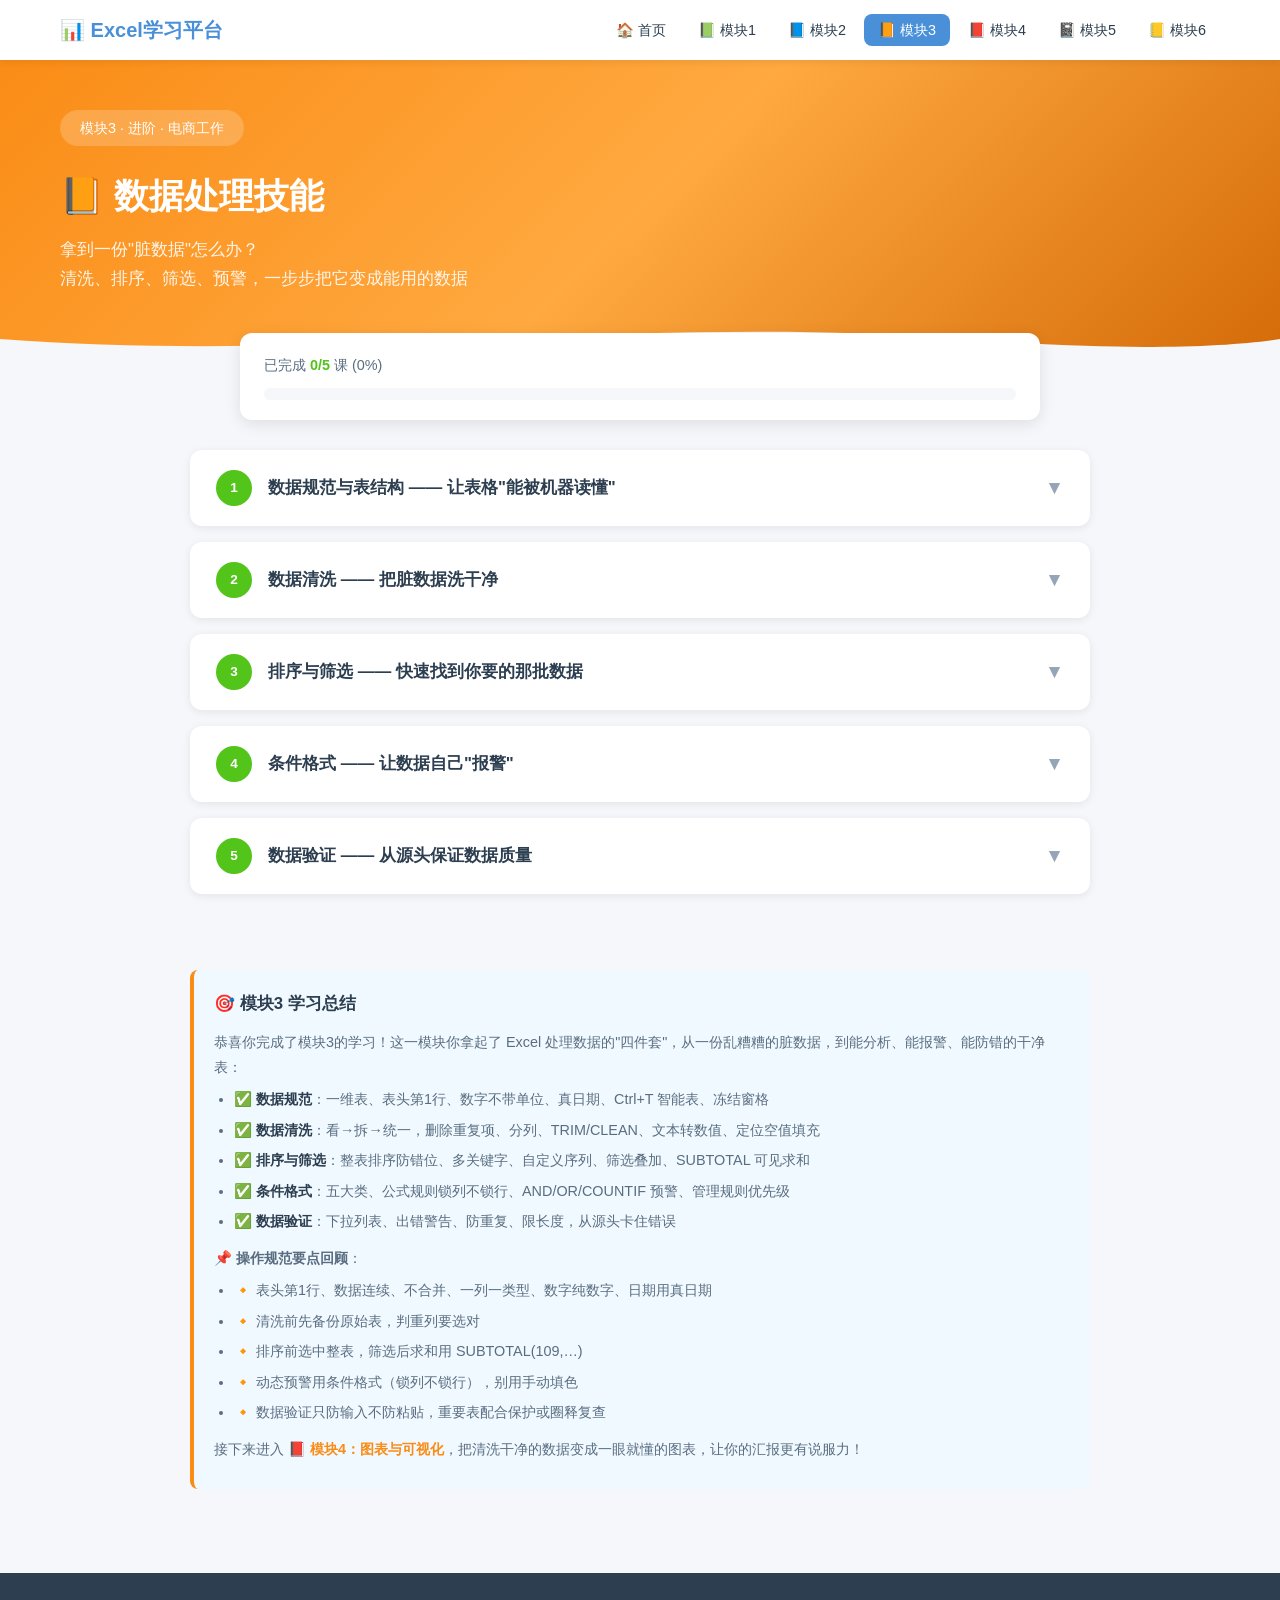
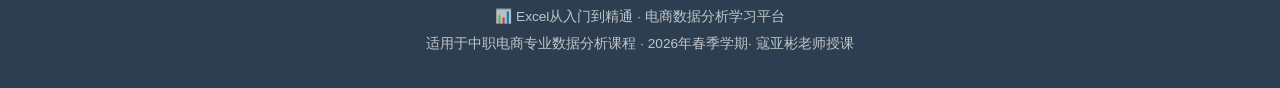
<file: module3.html>
<!DOCTYPE html>
<html lang="zh-CN">
<head>
    <meta charset="UTF-8">
    <meta name="viewport" content="width=device-width, initial-scale=1.0">
    <title>模块3：数据处理技能 - Excel学习平台</title>
    <link rel="stylesheet" href="css/style.css">
    <link rel="icon" href="data:image/svg+xml,<svg xmlns=%22http://www.w3.org/2000/svg%22 viewBox=%220 0 100 100%22><text y=%22.9em%22 font-size=%2290%22>📊</text></svg>">
</head>
<body>

<!-- 导航栏 -->
<nav class="navbar">
    <div class="container nav-flex">
        <a href="index.html" class="logo">📊 Excel学习平台</a>
        <button class="menu-toggle" id="menuToggle" aria-label="菜单">☰</button>
        <ul class="nav-links" id="navLinks">
            <li><a href="index.html">🏠 首页</a></li>
            <li><a href="module1.html">📗 模块1</a></li>
            <li><a href="module2.html">📘 模块2</a></li>
            <li><a href="module3.html" class="active">📙 模块3</a></li>
            <li><a href="module4.html">📕 模块4</a></li>
            <li><a href="module5.html">📓 模块5</a></li>
            <li><a href="module6.html">📒 模块6</a></li>
        </ul>
    </div>
</nav>

<!-- 模块头部 -->
<header class="module-hero module-hero-orange">
    <div class="container" style="position:relative;z-index:1;">
        <div class="hero-badge">模块3 · 进阶 · 电商工作</div>
        <h1>📙 数据处理技能</h1>
        <p>拿到一份"脏数据"怎么办？<br>清洗、排序、筛选、预警，一步步把它变成能用的数据</p>
    </div>
    <div class="hero-wave">
        <svg viewBox="0 0 1440 120" preserveAspectRatio="none">
            <path d="M0,60 C360,120 720,0 1080,60 C1260,90 1380,80 1440,60 L1440,120 L0,120 Z" fill="var(--bg)"/>
        </svg>
    </div>
</header>

<!-- 学习进度 -->
<div class="container">
    <div class="module-progress">
        <div class="progress-text" id="progressText">加载中...</div>
        <div class="progress-bar-bg">
            <div class="progress-bar-fill" id="progressFill" style="width:0%" data-module="3" data-total="5"></div>
        </div>
    </div>
</div>

<!-- 课次内容 -->
<div class="container">
    <div class="lesson-list">

        <!-- ============================================
             课次 3-1：数据规范与表结构
             ============================================ -->
        <div class="lesson-card" id="lesson-card-1">
            <div class="lesson-header" onclick="toggleLesson(1)">
                <div class="lesson-num">1</div>
                <h3>数据规范与表结构 —— 让表格"能被机器读懂"</h3>
                <span class="lesson-toggle">▼</span>
            </div>
            <div class="lesson-body" id="lesson-body-1">
                <div class="lesson-body-inner">

                    <!-- 知识讲解 -->
                    <div class="content-block block-knowledge">
                        <h4>📖 知识讲解</h4>
                        <p>在电商工作中，你拿到的表格往往来自不同的同事、系统、甚至手写记录。如果这些表格"长得很随意"，后面做排序、筛选、函数统计就会处处报错。<strong>规范，比技巧更重要</strong>——一张规范的表，能让 Excel 自动帮你干活；一张混乱的表，你每算一步都要手动修。这一课，我们先搞清楚"好表格长什么样"。</p>

                        <h5>🔹 一维表 vs 二维表</h5>
                        <p>这是最容易被搞混的概念。简单说：</p>
                        <ul>
                            <li><strong>一维表（清单式）</strong>：每一行是一条<strong>记录</strong>，每一列是一个<strong>字段</strong>。比如"1000 笔订单，每笔一行"。这是机器最爱、最适合分析的结构。</li>
                            <li><strong>二维表（交叉表）</strong>：用行和列两个方向同时表达信息，比如"行是月份、列是商品"的销量矩阵。给人看很直观，但机器不好统计。</li>
                        </ul>
                        <div class="callout callout-info">
                            <p>📌 记住一句话：<strong>要分析，用一维表；要汇报，可转二维表</strong>。Excel 的透视表能一键把一维表"变"成二维交叉表，但反过来就麻烦了。所以原始数据一定要存成一维表。</p>
                        </div>

                        <h5>🔹 一表一主题</h5>
                        <p>一张表只放<strong>一类主题</strong>的数据。不要把"订单"和"库存"塞进同一张表，也不要把"汇总行"混在"明细行"里。订单表就只放订单，统计的事交给函数和透视表。</p>

                        <h5>🔹 表头必须在第 1 行</h5>
                        <ul>
                            <li>字段名放在第 1 行，下面紧接数据，<strong>上方不要留空行</strong>（很多同学喜欢空一行再写表头，这会导致 Excel 认不出表头）。</li>
                            <li>字段名要<strong>唯一、简短、不含单位</strong>：用"单价"而不是"单价(元)"，单位放到数字格式里。</li>
                            <li>不要写重复表头：数据中间不要又插一行"订单号/姓名…"，那会毁掉整张表。</li>
                        </ul>

                        <h5>🔹 数据行、列要连续</h5>
                        <p>数据行之间<strong>不要留空行</strong>，列之间<strong>不要留空列</strong>。一旦有空行，Excel 的"自动扩展""筛选范围"就会在这里断开。</p>

                        <h5>🔹 不要合并单元格</h5>
                        <p>合并单元格是"好看但坑多"的典型。它会影响排序、筛选、VLOOKUP、透视表。标题可以合并，<strong>数据区域绝对不要合并</strong>。</p>

                        <h5>🔹 一列只放一种数据类型</h5>
                        <p>同一列要么全是文本，要么全是数字，不要混着来。例如"金额"列里既有 99 又有"¥99"，Excel 就分不清谁是数字、谁要算。</p>

                        <h5>🔹 数字不带单位，日期要是"真日期"</h5>
                        <ul>
                            <li>"¥99""99元""99 元"都要改成纯数字 <strong>99</strong>，再用<strong>单元格格式</strong>显示成货币。</li>
                            <li>日期必须是可以计算的<strong>真日期</strong>（本质是数字），而不是文本"2025.3.5"。真日期才能做"本月销售额""两个日期差几天"这类计算。</li>
                        </ul>

                        <h5>🔹 真正的"表格"：Ctrl+T</h5>
                        <p>选中数据区域按 <kbd class="kbd">Ctrl</kbd>+<kbd class="kbd">T</kbd>，可以把普通区域变成 Excel 的<strong>智能表格（Table）</strong>。好处：</p>
                        <ul>
                            <li>自带<strong>结构化引用</strong>（用列名写公式，如 <code>=[@金额]*0.9</code>，比 A2 好懂）</li>
                            <li>新增数据时<strong>自动扩展</strong>格式和公式，不用手动拖</li>
                            <li>自带筛选按钮，样式清爽</li>
                        </ul>

                        <h5>🔹 冻结首行 / 首列</h5>
                        <p>数据多时，滚动会看不见表头。用<strong>视图 → 冻结窗格 → 冻结首行</strong>，或选中 B2 后"冻结窗格"可同时冻结首行首列。</p>

                        <h5>🔹 字段命名"四不原则"</h5>
                        <div class="fn-cards">
                            <div class="fn-card"><h6>不重名</h6><p>每个字段名唯一，不出现两个"备注"</p></div>
                            <div class="fn-card"><h6>不夹单位</h6><p>用"单价"不用"单价元"，单位交给格式</p></div>
                            <div class="fn-card"><h6>不写空行</h6><p>表头上不空行，数据间不空行</p></div>
                            <div class="fn-card"><h6>不含特殊符</h6><p>避免空格、斜杠、括号混进字段名</p></div>
                        </div>

                        <h5>🔹 规范 vs 不规范 对照</h5>
                        <table class="compare-table">
                            <thead>
                                <tr><th>❌ 不规范（Excel 讨厌）</th><th>✅ 规范（Excel 喜欢）</th></tr>
                            </thead>
                            <tbody>
                                <tr><td>表头上方空两行</td><td>表头就在第 1 行</td></tr>
                                <tr><td>数字写成 "99元"</td><td>纯数字 99 + 货币格式</td></tr>
                                <tr><td>日期是文本 "2025.3.5"</td><td>真日期 2025/3/5</td></tr>
                                <tr><td>中间插空行、插重复表头</td><td>数据连续，只有一行表头</td></tr>
                                <tr><td>合并单元格存数据</td><td>不合并，每行一条记录</td></tr>
                                <tr><td>一列里文本数字混着放</td><td>一列只放一种类型</td></tr>
                            </tbody>
                        </table>
                    </div>

                    <!-- 操作步骤 -->
                    <div class="content-block block-steps">
                        <h4>🔧 操作步骤：把"不规范订单表"改成规范表</h4>
                        <p>我们以下载的"不规范订单表"为例，练习规范化的完整流程：</p>
                        <div class="step-list">
                            <div class="step-item">
                                <div class="step-content">下载"不规范订单表.csv"，用 Excel 打开，先整体<strong>观察</strong>：哪里有空行、哪里数字带了单位、哪里日期像文本。</div>
                            </div>
                            <div class="step-item">
                                <div class="step-content"><strong>删空行</strong>：选中整张表，按 <kbd class="kbd">Ctrl</kbd>+<kbd class="kbd">G</kbd> → 定位条件 → 空值，右键删除整行。</div>
                            </div>
                            <div class="step-item">
                                <div class="step-content"><strong>清单位</strong>：选中"单价""金额"列，按 <kbd class="kbd">Ctrl</kbd>+<kbd class="kbd">H</kbd>，查找"元"替换为空，数字就露出来了。</div>
                            </div>
                            <div class="step-item">
                                <div class="step-content"><strong>修日期</strong>：选中日期列 → 数据 → 分列 → 分隔符号（不选任何符号直接下一步）→ 列数据格式选"日期 YMD"，把 "2025.3.5" 变成真日期。</div>
                            </div>
                            <div class="step-item">
                                <div class="step-content"><strong>去重表头</strong>：把数据中间多出来的"重复表头"行整行删除。</div>
                            </div>
                            <div class="step-item">
                                <div class="step-content"><strong>变智能表</strong>：选中区域按 <kbd class="kbd">Ctrl</kbd>+<kbd class="kbd">T</kbd>，勾选"表包含标题"，变成带筛选按钮的表格。</div>
                            </div>
                            <div class="step-item">
                                <div class="step-content"><strong>冻结表头</strong>：视图 → 冻结窗格 → 冻结首行，滚动时表头始终可见。</div>
                            </div>
                            <div class="step-item">
                                <div class="step-content">保存为"<strong>规范订单表.xlsx</strong>"，这一份就是后续所有分析的干净底表。</div>
                            </div>
                        </div>
                    </div>

                    <!-- 练习数据 -->
                    <div class="content-block block-practice">
                        <h4>📥 练习数据：不规范订单表（含各类"坏习惯"）</h4>
                        <p>这张表故意写得很"乱"：有空行、数字带"元"、日期是文本、姓名带多余空格、还有重复表头。下载后照着上面的步骤规范化它：</p>
                        <div class="data-preview-wrap">
                            <table class="data-preview" id="preview-3-1">
                                <thead>
                                    <tr><th>订单号</th><th>客户姓名</th><th>商品名称</th><th>数量</th><th>单价(元)</th><th>金额</th><th>下单日期</th><th>收货城市</th></tr>
                                </thead>
                                <tbody>
                                    <tr><td>DD20250301</td><td>张伟</td><td>保温杯</td><td>1</td><td>19元</td><td>19元</td><td>2025.1.1</td><td>北京</td></tr>
                                    <tr><td>DD20250302</td><td> 李娜 </td><td>蓝牙耳机</td><td>2</td><td>26元</td><td>52元</td><td>2025.2.4</td><td>上海</td></tr>
                                    <tr><td>DD20250303</td><td>王芳</td><td>运动鞋</td><td>3</td><td>33元</td><td>99元</td><td>2025.3.7</td><td>广州</td></tr>
                                    <tr><td>DD20250304</td><td> 刘洋 </td><td>充电宝</td><td>4</td><td>40元</td><td>160元</td><td>2025.4.10</td><td>深圳</td></tr>
                                    <tr><td>DD20250305</td><td>陈静</td><td>行李箱</td><td>5</td><td>47元</td><td>235元</td><td>2025.5.13</td><td>杭州</td></tr>
                                </tbody>
                            </table>
                            <div class="data-more">显示前5条，共25条数据 ↓ 点击下载查看全部</div>
                        </div>
                        <button class="btn-download" onclick="downloadLesson3_1Data()">📥 下载不规范订单表 (CSV)</button>
                    </div>

                    <!-- 技巧提示 -->
                    <div class="content-block block-tips">
                        <h4>💡 技巧提示</h4>
                        <ul>
                            <li>按 <kbd class="kbd">Ctrl</kbd>+<kbd class="kbd">T</kbd> 一键把区域变"智能表"，新增行自动套格式、公式自动下拉。</li>
                            <li>表头上方千万别留空行，否则 Excel 会把第一行数据误当成表头。</li>
                            <li>判断日期是不是"真日期"：把它<strong>右对齐</strong>就是真日期，<strong>左对齐</strong>多半是文本。</li>
                            <li>字段名里不要带括号和单位，比如用"单价"而不是"单价(元)"。</li>
                            <li>养成习惯：拿到任何表先按 <kbd class="kbd">Ctrl</kbd>+<kbd class="kbd">↓</kbd> 看看数据到哪一行，有没有藏着的空行。</li>
                        </ul>
                    </div>

                    <!-- 操作规范 -->
                    <div class="content-block block-norm">
                        <h4>📐 操作规范（养成好习惯）</h4>
                        <ul>
                            <li><strong>原始数据单存单放</strong>：不要在原表上直接改，复制一份"清洗底表"再操作。</li>
                            <li><strong>表头第1行</strong>：字段名唯一、简短、不带单位、不加空格。</li>
                            <li><strong>数据连续</strong>：行、列都不留空，不插重复表头。</li>
                            <li><strong>数字纯数字</strong>：单位、货币符号交给单元格格式，不要写进单元格。</li>
                            <li><strong>日期用真日期</strong>：统一用"年/月/日"，方便后续计算。</li>
                            <li><strong>不用合并单元格存数据</strong>，数据区域保持"一维清单"。</li>
                        </ul>
                    </div>

                    <!-- 常见错误 -->
                    <div class="content-block block-errors">
                        <h4>⚠️ 常见错误</h4>
                        <ul>
                            <li>❌ 把"99元"当数字直接求和 → 带单位的文本不参与计算，结果永远为 0。</li>
                            <li>❌ 表头上方空了一行 → Excel 识别不出表头，筛选和透视全乱。</li>
                            <li>❌ 用文本"2025.3.5"当日期 → 不能算相差天数，也不能按"月"分组。</li>
                            <li>❌ 在数据区合并单元格 → 排序时整块错位，VLOOKUP 找不到值。</li>
                            <li>❌ 一列里混放文本和数字 → 函数统计时漏算文本那部分。</li>
                            <li>❌ 不备份就直接改原表 → 改乱了无法回退，务必先复制底表。</li>
                        </ul>
                    </div>

                    <!-- 练习任务 -->
                    <div class="content-block block-practice">
                        <h4>📥 练习任务</h4>
                        <p>下载"不规范订单表"，完成以下规范化操作并保存：</p>
                        <ol>
                            <li>删除所有空行和中间的重复表头行</li>
                            <li>把"单价""金额"列里的"元"字清除，变成纯数字</li>
                            <li>把"下单日期"列用分列转成真日期（右对齐）</li>
                            <li>清除"客户姓名"里多余的前后空格</li>
                            <li>按 <kbd class="kbd">Ctrl</kbd>+<kbd class="kbd">T</kbd> 转为智能表，并冻结首行</li>
                            <li>保存为"规范订单表.xlsx"</li>
                        </ol>
                    </div>

                    <!-- 挑战任务 -->
                    <div class="content-block block-challenge">
                        <h4>🏆 挑战任务（选做）</h4>
                        <ol>
                            <li>把规范后的一维订单表，用<strong>透视表</strong>（预习模块4）做成"各城市销售额"的二维交叉表。</li>
                            <li>研究智能表的<strong>结构化引用</strong>：在"金额"右侧加一列"提成"，公式写 <code>=[@金额]*0.05</code>，观察是否自动填满。</li>
                            <li>给规范表设置一个<strong>定义名称</strong>（公式 → 定义名称），让整张表可以被一个名字引用。</li>
                        </ol>
                    </div>

                    <!-- 理论测试 -->
                    <div class="content-block block-knowledge">
                        <h4>📝 理论测试</h4>
                        <p>完成以下10道题，检验你对数据规范的掌握：</p>
                        <div id="quiz-3-1"></div>
                    </div>

                </div>
            </div>
        </div>

        <!-- ============================================
             课次 3-2：数据清洗
             ============================================ -->
        <div class="lesson-card" id="lesson-card-2">
            <div class="lesson-header" onclick="toggleLesson(2)">
                <div class="lesson-num">2</div>
                <h3>数据清洗 —— 把脏数据洗干净</h3>
                <span class="lesson-toggle">▼</span>
            </div>
            <div class="lesson-body" id="lesson-body-2">
                <div class="lesson-body-inner">

                    <!-- 知识讲解 -->
                    <div class="content-block block-knowledge">
                        <h4>📖 知识讲解</h4>
                        <p>"清洗"就是把拿到的脏数据，修整成干净、可用、能分析的数据。电商日常里，客户资料、订单导出经常带着空格、符号、重复行。掌握清洗，你就比 80% 的同事更能"干活"。</p>

                        <h5>🔹 三步清洗法：看 → 拆 → 统一</h5>
                        <div class="flow-row">
                            <div class="flow-node">① 看<br><small>整体浏览，找出问题</small></div>
                            <div class="flow-arrow">→</div>
                            <div class="flow-node">② 拆<br><small>分列、拆分、提取</small></div>
                            <div class="flow-arrow">→</div>
                            <div class="flow-node">③ 统一<br><small>格式、单位、去重</small></div>
                        </div>
                        <ul>
                            <li><strong>看</strong>：先扫一遍，发现空格、单位、"¥"、乱日期、重复行在哪。</li>
                            <li><strong>拆</strong>：用<strong>分列</strong>把混在一起的内容拆开（如"姓名-电话"拆两列）。</li>
                            <li><strong>统一</strong>：统一格式、统一单位、删除重复项、填补缺失值。</li>
                        </ul>

                        <h5>🔹 删除重复项</h5>
                        <p>路径：<strong>数据 → 删除重复项</strong>。关键是<strong>以哪几列为判重依据</strong>——勾选"订单号"就意味着"订单号相同的算重复"，只勾"手机号"则"同手机号算重复"。<strong>判重列选错，就会误删有用的不同记录。</strong></p>

                        <h5>🔹 分列（文本拆分神器）</h5>
                        <p>路径：<strong>数据 → 分列</strong>。两种模式：</p>
                        <ul>
                            <li><strong>分隔符号</strong>：按逗号、空格、横杠、"-"等把一列拆成多列。</li>
                            <li><strong>固定宽度</strong>：按固定字符位置切分（如身份证前6后8）。</li>
                            <li>顺带好处：<strong>分列最后一步选"常规"</strong>，能把"文本型数字"直接转成真数字！</li>
                        </ul>

                        <h5>🔹 TRIM 去首尾空格 + Ctrl+H 去所有空格</h5>
                        <ul>
                            <li><code>=TRIM(文本)</code> 去掉<strong>首尾及中间多余空格</strong>（只留单词间一个）。</li>
                            <li><kbd class="kbd">Ctrl</kbd>+<kbd class="kbd">H</kbd> 查找替换：查找" "（空格）替换为空，可<strong>一次性去掉所有空格</strong>（含中间）。</li>
                        </ul>

                        <h5>🔹 CLEAN 清不可见字符</h5>
                        <p>从网页/系统导出的数据常带看不见的换行符、制表符。<code>=CLEAN(文本)</code> 可清除这些<strong>不可打印字符</strong>，常与 TRIM 搭配：<code>=TRIM(CLEAN(A1))</code>。</p>

                        <h5>🔹 文本型数字转数值的 4 种方法</h5>
                        <div class="fn-cards">
                            <div class="fn-card"><h6>① 分列</h6><p>数据→分列→直接完成，选常规即转数字</p></div>
                            <div class="fn-card"><h6>② 选择性粘贴</h6><p>空单元格输入 1 → 复制 → 选中区域 → 选择性粘贴"乘/除"运算</p></div>
                            <div class="fn-card"><h6>③ 绿色三角</h6><p>选中带绿标的单元格 → 点感叹号 → "转换为数字"</p></div>
                            <div class="fn-card"><h6>④ 函数</h6><p><code>=VALUE(A1)</code> 或 <code>--A1</code>（两个减号）强制转数值</p></div>
                        </div>

                        <h5>🔹 不规范日期的处理</h5>
                        <ul>
                            <li>分列法：选中日期列 → 分列 → 不选分隔符直接下一步 → 列格式选"日期 YMD"，"2025.3.5"变真日期。</li>
                            <li>重组法：若日期被拆成 年/月/日 三列，用 <code>=DATE(年,月,日)</code> 重新拼回真日期。</li>
                        </ul>

                        <h5>🔹 Ctrl+G 定位空值批量填充</h5>
                        <p>路径：<kbd class="kbd">Ctrl</kbd>+<kbd class="kbd">G</kbd> → 定位条件 → 空值，然后<strong>输入内容按 Ctrl+Enter</strong>，可一次性给所有空单元格填同一个值（如"未知""待补"）。</p>

                        <h5>🔹 缺失值与 #N/A 的统一处理</h5>
                        <p>空单元格、<code>#N/A</code> 会让统计出错。策略：缺失的文本填"未知/待补"，缺失的数字填 0 或用 <code>=IFERROR(原公式,"")</code> 把错误转成空，保证下游公式稳定。</p>

                        <h5>🔹 清洗前后做"数据备份"</h5>
                        <div class="callout callout-warn">
                            <p>⚠️ 清洗是<strong>不可逆</strong>的修改。动手前一定先<strong>复制一份原始表</strong>命名为"原始_客户资料"，在副本上清洗，保留可追溯的底稿。</p>
                        </div>
                    </div>

                    <!-- 操作步骤 -->
                    <div class="content-block block-steps">
                        <h4>🔧 操作步骤：清洗"客户资料脏数据"</h4>
                        <p>这张表有：姓名带空格、手机号带"-"、金额带"¥"、日期写成"2025.3.5"、8 条重复行、还有空行。跟着做：</p>
                        <div class="step-list">
                            <div class="step-item">
                                <div class="step-content"><strong>备份</strong>：复制工作表，命名为"原始_客户资料"，在另一份上操作。</div>
                            </div>
                            <div class="step-item">
                                <div class="step-content"><strong>去姓名空格</strong>：在空白列写 <code>=TRIM(C2)</code>（C列为姓名），下拉，复制结果→选择性粘贴"值"覆盖原列。</div>
                            </div>
                            <div class="step-item">
                                <div class="step-content"><strong>清手机号横杠</strong>：选中手机号列，<kbd class="kbd">Ctrl</kbd>+<kbd class="kbd">H</kbd>，查找"-"替换为空。</div>
                            </div>
                            <div class="step-item">
                                <div class="step-content"><strong>去金额"¥"</strong>：选中累计消费列，<kbd class="kbd">Ctrl</kbd>+<kbd class="kbd">H</kbd>，查找"¥"替换为空，得到数字。</div>
                            </div>
                            <div class="step-item">
                                <div class="step-content"><strong>修日期</strong>：选中注册日期列 → 数据 → 分列 → 直接下一步 → 列格式"日期 YMD"。</div>
                            </div>
                            <div class="step-item">
                                <div class="step-content"><strong>删空行</strong>：<kbd class="kbd">Ctrl</kbd>+<kbd class="kbd">G</kbd> → 定位条件 → 空值 → 右键删除整行。</div>
                            </div>
                            <div class="step-item">
                                <div class="step-content"><strong>删重复项</strong>：数据 → 删除重复项 → 勾选"客户编号"（以编号判重）→ 确定，8 条重复被移除。</div>
                            </div>
                            <div class="step-item">
                                <div class="step-content">检查每列类型：编号/手机号为文本，消费为数字，日期为真日期，保存为"清洗后客户资料.xlsx"。</div>
                            </div>
                        </div>
                    </div>

                    <!-- 练习数据 -->
                    <div class="content-block block-practice">
                        <h4>📥 练习数据：客户资料脏数据（含空格/-/¥/文本日期/重复/空行）</h4>
                        <p>45 行，故意混入各种"脏东西"，请下载后完整清洗一遍：</p>
                        <div class="data-preview-wrap">
                            <table class="data-preview" id="preview-3-2">
                                <thead>
                                    <tr><th>客户编号</th><th>客户姓名</th><th>手机号</th><th>累计消费</th><th>注册日期</th><th>客户等级</th></tr>
                                </thead>
                                <tbody>
                                    <tr><td>KH1001</td><td>陈晓东 </td><td>138-1234-5678</td><td>¥1250.50</td><td>2025.1.1</td><td>普通会员</td></tr>
                                    <tr><td>KH1002</td><td> 李美玲</td><td>139-2345-6789</td><td>¥880.00</td><td>2025.2.4</td><td>银卡会员</td></tr>
                                    <tr><td>KH1003</td><td>王建国</td><td>137-3456-7890</td><td>¥3200.75</td><td>2025.3.7</td><td>金卡会员</td></tr>
                                    <tr><td>KH1004</td><td> 张丽华</td><td>158-4567-8901</td><td>¥560.00</td><td>2025.4.10</td><td>钻石会员</td></tr>
                                    <tr><td>KH1005</td><td>刘志强</td><td>136-5678-9012</td><td>¥1999.99</td><td>2025.5.13</td><td>普通会员</td></tr>
                                </tbody>
                            </table>
                            <div class="data-more">显示前5条，共45条数据 ↓ 点击下载查看全部</div>
                        </div>
                        <button class="btn-download" onclick="downloadLesson3_2Data()">📥 下载客户资料脏数据 (CSV)</button>
                    </div>

                    <!-- 技巧提示 -->
                    <div class="content-block block-tips">
                        <h4>💡 技巧提示</h4>
                        <ul>
                            <li><code>=TRIM(CLEAN(A1))</code> 是清洗文本的"黄金组合"，一次去掉空格和不可见字符。</li>
                            <li>分列不仅能拆分，<strong>最后一步选"常规"还能顺手把文本数字转成数值</strong>。</li>
                            <li>选择性粘贴"乘 1"：复制写了 1 的单元格，对目标区域选择性粘贴→运算→乘，批量转数字。</li>
                            <li>删除重复项前，<strong>先想清楚以哪几列判重</strong>，判重列不同结果天差地别。</li>
                            <li><kbd class="kbd">Ctrl</kbd>+<kbd class="kbd">G</kbd> 定位空值后，输入内容再按 <kbd class="kbd">Ctrl</kbd>+<kbd class="kbd">Enter</kbd> 可批量填充。</li>
                        </ul>
                    </div>

                    <!-- 操作规范 -->
                    <div class="content-block block-norm">
                        <h4>📐 操作规范（养成好习惯）</h4>
                        <ul>
                            <li><strong>先备份再清洗</strong>：保留"原始_"副本，清洗在副本上进行。</li>
                            <li><strong>判重列要选对</strong>：删除重复项前确认以哪些字段作为唯一标识。</li>
                            <li><strong>统一格式</strong>：手机号统一为 11 位纯数字，金额统一为数值，日期统一为真日期。</li>
                            <li><strong>缺失要标注</strong>：空值填"未知/待补"或 0，别留着让公式报错。</li>
                            <li><strong>清洗留痕</strong>：可在备注列写明"已去空格/已转日期"，方便复核。</li>
                        </ul>
                    </div>

                    <!-- 常见错误 -->
                    <div class="content-block block-errors">
                        <h4>⚠️ 常见错误</h4>
                        <ul>
                            <li>❌ 不改备份直接清洗原表 → 改错了无法恢复，务必先复制底稿。</li>
                            <li>❌ 删除重复项时<strong>勾错判重列</strong> → 把真正不同的记录当重复删掉。</li>
                            <li>❌ 只去首尾空格，没去中间的 → 用 TRIM 不够时用 Ctrl+H 全替换空格。</li>
                            <li>❌ "¥1250"当数字求和 → 带符号是文本，先替换掉"¥"再算。</li>
                            <li>❌ 文本日期直接分组 → 先分列转成真日期，否则按"月"统计会失败。</li>
                            <li>❌ 忽略 <code>#N/A</code> → 下游 VLOOKUP 找不到值会连锁报错，用 IFERROR 兜底。</li>
                        </ul>
                    </div>

                    <!-- 练习任务 -->
                    <div class="content-block block-practice">
                        <h4>📥 练习任务</h4>
                        <p>下载"客户资料脏数据"，独立完成清洗：</p>
                        <ol>
                            <li>复制一份命名为"原始_客户资料"作为备份</li>
                            <li>用 TRIM 清除"客户姓名"的前后空格</li>
                            <li>用 Ctrl+H 去掉"手机号"中的"-"</li>
                            <li>用 Ctrl+H 去掉"累计消费"中的"¥"，转为数值</li>
                            <li>用分列把"注册日期"转成真日期</li>
                            <li>删除空行，再用"删除重复项"（以客户编号判重）去掉 8 条重复</li>
                            <li>保存为"清洗后客户资料.xlsx"</li>
                        </ol>
                    </div>

                    <!-- 挑战任务 -->
                    <div class="content-block block-challenge">
                        <h4>🏆 挑战任务（选做）</h4>
                        <ol>
                            <li>用 <code>=VALUE()</code> 和 <code>--</code> 两种方法，分别把"累计消费"列再转一次数值，对比结果。</li>
                            <li>用 <strong>分列·固定宽度</strong> 把某个 18 位身份证号拆成"前6/中8/后4"三列，体会固定宽度的用法。</li>
                            <li>对清洗后的表用 <code>=IFERROR()</code> 包裹一个查找公式，故意制造找不到的情况，观察错误如何被转成空值。</li>
                        </ol>
                    </div>

                    <!-- 理论测试 -->
                    <div class="content-block block-knowledge">
                        <h4>📝 理论测试</h4>
                        <p>完成以下10道题，检验你对数据清洗的掌握：</p>
                        <div id="quiz-3-2"></div>
                    </div>

                </div>
            </div>
        </div>
        <!-- ============================================
             课次 3-3：排序与筛选
             ============================================ -->
        <div class="lesson-card" id="lesson-card-3">
            <div class="lesson-header" onclick="toggleLesson(3)">
                <div class="lesson-num">3</div>
                <h3>排序与筛选 —— 快速找到你要的那批数据</h3>
                <span class="lesson-toggle">▼</span>
            </div>
            <div class="lesson-body" id="lesson-body-3">
                <div class="lesson-body-inner">

                    <!-- 知识讲解 -->
                    <div class="content-block block-knowledge">
                        <h4>📖 知识讲解</h4>
                        <p>一张 60 行的订单表，老板只问"广东省、已完成的、金额前 10 的单子"。你总不能一行行肉眼找。排序和筛选，就是 Excel 帮你"排好队、挑出来"的两把快刀。</p>

                        <h5>🔹 排序前：先选中整行/整表！</h5>
                        <p>这是<strong>新手最容易翻车</strong>的地方。如果你只点了一个单元格再排序，Excel 会问"是否扩展选定区域"：</p>
                        <ul>
                            <li>选"<strong>扩展选定区域</strong>"→ 整行一起动，数据不错位（✅ 正确）。</li>
                            <li>选"以当前选定区域排序"→ 只有这一列动，<strong>其他列不动，整行数据就错位了</strong>（❌ 灾难）。</li>
                        </ul>
                        <div class="callout callout-danger">
                            <p>🚨 血的教训：排序前一定<strong>选中一整列或整张表</strong>（点列标/表左上角），让 Excel 知道"整行是一家人，要一起移动"。</p>
                        </div>

                        <h5>🔹 单关键字与多关键字排序</h5>
                        <ul>
                            <li><strong>单关键字</strong>：数据 → 排序，选一个"主要关键字"（如订单金额），升序/降序。</li>
                            <li><strong>多关键字</strong>：加"次要关键字"（如先按省份、再按金额），支持层层嵌套，先排主再排次。</li>
                        </ul>

                        <h5>🔹 自定义序列</h5>
                        <p>默认的排序是按字母/数字。但"华东、华北、华南"或"初中高"这种<strong>业务顺序</strong>怎么办？用<strong>自定义序列</strong>（文件→选项→高级→编辑自定义列表，或排序时"次序→自定义序列"），告诉 Excel 你想要的先后。</p>

                        <h5>🔹 按颜色 / 字体颜色排序</h5>
                        <p>如果某些单元格被手动标了颜色，排序→次序选"单元格颜色"，可按颜色把同色行排到一起。</p>

                        <h5>🔹 按行排序</h5>
                        <p>极少数情况要按"行"排（转置后的表），排序→选项→按行排序。一般数据分析用不到，了解即可。</p>

                        <h5>🔹 筛选：Ctrl+Shift+L</h5>
                        <p>路径：<strong>数据 → 筛选</strong>，或快捷键 <kbd class="kbd">Ctrl</kbd>+<kbd class="kbd">Shift</kbd>+<kbd class="kbd">L</kbd>。表头出现下拉箭头，点击即可筛选。</p>
                        <ul>
                            <li><strong>文本筛选</strong>：包含、开头是、结尾是、等于，支持<strong>通配符</strong>（<code>*</code> 任意多字符、<code>?</code> 单个字符）。</li>
                            <li><strong>数字筛选</strong>：前 10 项、高于平均值、介于、大于/小于。</li>
                            <li><strong>日期筛选</strong>：本月、下月、期间（介于两个日期之间）。</li>
                            <li><strong>按颜色筛选</strong>：按单元格/字体颜色挑出特定行。</li>
                            <li><strong>搜索式筛选</strong>：在搜索框输入关键字，实时过滤。</li>
                        </ul>

                        <h5>🔹 多列叠加筛选</h5>
                        <p>在"省份"筛"广东"，再在"状态"筛"已完成"，两个条件<strong>叠加</strong>，结果是"广东且已完成"的子集。列越多，筛得越精细。</p>

                        <h5>🔹 高级筛选</h5>
                        <p>当条件复杂（如"广东或江苏""金额>1000 且 已完成"），用<strong>数据 → 高级筛选</strong>。要点：</p>
                        <ul>
                            <li>先写好<strong>条件区域</strong>（表头 + 条件值，和原表隔开几行）。</li>
                            <li>同一行的多个条件 = "<strong>与</strong>"（同时满足）。</li>
                            <li>不同行的条件 = "<strong>或</strong>"（满足任一）。</li>
                            <li>可勾选"<strong>选择不重复的记录</strong>"，顺带去重。</li>
                        </ul>

                        <h5>🔹 筛选后求和的坑 → 用 SUBTOTAL</h5>
                        <div class="callout callout-warn">
                            <p>⚠️ 筛选后如果对可见行用 <code>SUM()</code> 求和，<strong>它仍然会把隐藏行算进去</strong>！正确做法是用 <code>=SUBTOTAL(109, 区域)</code>，109 代表"求和且只算可见单元格"。这是筛选场景下的标准写法。</p>
                        </div>
                    </div>

                    <!-- 操作步骤 -->
                    <div class="content-block block-steps">
                        <h4>🔧 操作步骤：在订单表中筛选与排序</h4>
                        <p>以"电商订单明细"为例：</p>
                        <div class="step-list">
                            <div class="step-item">
                                <div class="step-content"><strong>备份并选中整表</strong>：点表格左上角选中全部，避免排序错位。</div>
                            </div>
                            <div class="step-item">
                                <div class="step-content"><strong>多关键字排序</strong>：数据 → 排序 → 主要关键字"省份"升序，添加条件"订单金额"降序。</div>
                            </div>
                            <div class="step-item">
                                <div class="step-content"><strong>开启筛选</strong>：<kbd class="kbd">Ctrl</kbd>+<kbd class="kbd">Shift</kbd>+<kbd class="kbd">L</kbd>，表头出现下拉箭头。</div>
                            </div>
                            <div class="step-item">
                                <div class="step-content"><strong>文本筛选</strong>：点"类目"箭头 → 文本筛选 → 包含 → 输入"数码"，只留数码类。</div>
                            </div>
                            <div class="step-item">
                                <div class="step-content"><strong>数字筛选</strong>：点"订单金额" → 数字筛选 → 前 10 项（可改成"前 5 项"）。</div>
                            </div>
                            <div class="step-item">
                                <div class="step-content"><strong>日期筛选</strong>：点"下单日期" → 日期筛选 → 本月（或"期间"选起止）。</div>
                            </div>
                            <div class="step-item">
                                <div class="step-content"><strong>多列叠加</strong>：再点"省份"筛"广东"、"订单状态"筛"已完成"，得到精确子集。</div>
                            </div>
                            <div class="step-item">
                                <div class="step-content"><strong>可见求和</strong>：在金额下方写 <code>=SUBTOTAL(109, H:H)</code>（假设金额在 H 列），随筛选实时变化。</div>
                            </div>
                        </div>
                    </div>

                    <!-- 练习数据 -->
                    <div class="content-block block-practice">
                        <h4>📥 练习数据：电商订单明细（60 行，字段干净）</h4>
                        <p>字段已规范，方便你直接练习排序和筛选：</p>
                        <div class="data-preview-wrap">
                            <table class="data-preview" id="preview-3-3">
                                <thead>
                                    <tr><th>订单号</th><th>下单日期</th><th>店铺</th><th>类目</th><th>商品名称</th><th>数量</th><th>单价</th><th>订单金额</th><th>省份</th><th>订单状态</th><th>客服</th></tr>
                                </thead>
                                <tbody>
                                    <tr><td>EO2025030001</td><td>2025/3/1</td><td>天猫旗舰店</td><td>服饰</td><td>纯棉T恤</td><td>1</td><td>59</td><td>59</td><td>北京</td><td>待付款</td><td>客服小美</td></tr>
                                    <tr><td>EO2025030002</td><td>2025/3/2</td><td>京东自营</td><td>数码</td><td>充电宝</td><td>2</td><td>199</td><td>398</td><td>上海</td><td>已付款</td><td>客服小杰</td></tr>
                                    <tr><td>EO2025030003</td><td>2025/3/3</td><td>拼多多店</td><td>美妆</td><td>精华液</td><td>3</td><td>89</td><td>267</td><td>广东</td><td>已发货</td><td>客服小敏</td></tr>
                                    <tr><td>EO2025030004</td><td>2025/3/4</td><td>抖音小店</td><td>家居</td><td>台灯</td><td>4</td><td>299</td><td>1196</td><td>江苏</td><td>已完成</td><td>客服阿强</td></tr>
                                    <tr><td>EO2025030005</td><td>2025/3/5</td><td>天猫旗舰店</td><td>食品</td><td>坚果礼盒</td><td>5</td><td>45</td><td>225</td><td>浙江</td><td>退款中</td><td>客服小美</td></tr>
                                </tbody>
                            </table>
                            <div class="data-more">显示前5条，共60条数据 ↓ 点击下载查看全部</div>
                        </div>
                        <button class="btn-download" onclick="downloadLesson3_3Data()">📥 下载电商订单明细 (CSV)</button>
                    </div>

                    <!-- 技巧提示 -->
                    <div class="content-block block-tips">
                        <h4>💡 技巧提示</h4>
                        <ul>
                            <li>排序前<strong>要么点列标、要么选中整表</strong>，永远别只点一个单元格就排。</li>
                            <li><kbd class="kbd">Ctrl</kbd>+<kbd class="kbd">Shift</kbd>+<kbd class="kbd">L</kbd> 一键开关筛选，比点菜单快得多。</li>
                            <li>筛选框里输入 <code>*东*</code> 可匹配"含'东'字"的所有省份（通配符）。</li>
                            <li>想只保留筛选结果、删掉其余？筛选后按 <kbd class="kbd">F5</kbd>→定位可见单元格→复制粘贴到新表。</li>
                            <li>筛选后求和记住 <code>=SUBTOTAL(109,区域)</code>，别用 SUM。</li>
                        </ul>
                    </div>

                    <!-- 操作规范 -->
                    <div class="content-block block-norm">
                        <h4>📐 操作规范（养成好习惯）</h4>
                        <ul>
                            <li><strong>排序前选整表</strong>：防止整行错位，这是数据事故的头号原因。</li>
                            <li><strong>筛选替代删行</strong>：用筛选"看"子集，别急着删数据，删了难恢复。</li>
                            <li><strong>复杂条件用高级筛选</strong>：或/与关系多时，条件区域写得清清楚楚。</li>
                            <li><strong>可见求和用 SUBTOTAL</strong>：保证统计只算当前可见行。</li>
                            <li><strong>业务顺序用自定义序列</strong>：地区、等级这类顺序交给自定义列表。</li>
                        </ul>
                    </div>

                    <!-- 常见错误 -->
                    <div class="content-block block-errors">
                        <h4>⚠️ 常见错误</h4>
                        <ul>
                            <li>❌ 只点一个单元格就排序 → 选"当前区域"导致<strong>整行错位</strong>，姓名和订单对不上。</li>
                            <li>❌ 筛选后还用 <code>SUM()</code> 求和 → 隐藏行仍在计算，结果虚高。</li>
                            <li>❌ 把"包含"和"等于"搞混 → "包含数码"会匹配"数码配件"，"等于数码"只匹配完全相等。</li>
                            <li>❌ 高级筛选条件区域<strong>表头拼错</strong> → 与原表字段名不一致就筛不出东西。</li>
                            <li>❌ 误把筛选当删除 → 以为隐藏的就是没了，其实数据还在，发给别人会露馅。</li>
                            <li>❌ 忽略自定义序列 → 地区按拼音排，不符合业务汇报顺序。</li>
                        </ul>
                    </div>

                    <!-- 练习任务 -->
                    <div class="content-block block-practice">
                        <h4>📥 练习任务</h4>
                        <p>用"电商订单明细"完成：</p>
                        <ol>
                            <li>按"订单金额"降序排，找出金额最高的 3 单</li>
                            <li>多关键字排序：先按"类目"升序，再按"数量"降序</li>
                            <li>开启筛选，筛出"省份=广东 且 订单状态=已完成"的所有订单</li>
                            <li>用数字筛选找出"订单金额前 10 项"</li>
                            <li>用日期筛选选出"3 月 10 日之后"的订单</li>
                            <li>在金额列下方用 <code>=SUBTOTAL(109,…)</code> 求筛选后的可见金额合计</li>
                        </ol>
                    </div>

                    <!-- 挑战任务 -->
                    <div class="content-block block-challenge">
                        <h4>🏆 挑战任务（选做）</h4>
                        <ol>
                            <li>用<strong>高级筛选</strong>实现"省份=广东 或 江苏"的"或"条件（不同行写条件）。</li>
                            <li>添加<strong>自定义序列</strong>"待付款,已付款,已发货,已完成,退款中"，按此业务顺序对"订单状态"排序。</li>
                            <li>结合<strong>按颜色筛选</strong>：先手动给"退款中"标黄，再按黄色筛选出来单独分析。</li>
                        </ol>
                    </div>

                    <!-- 理论测试 -->
                    <div class="content-block block-knowledge">
                        <h4>📝 理论测试</h4>
                        <p>完成以下10道题，检验你对排序筛选的掌握：</p>
                        <div id="quiz-3-3"></div>
                    </div>

                </div>
            </div>
        </div>

        <!-- ============================================
             课次 3-4：条件格式
             ============================================ -->
        <div class="lesson-card" id="lesson-card-4">
            <div class="lesson-header" onclick="toggleLesson(4)">
                <div class="lesson-num">4</div>
                <h3>条件格式 —— 让数据自己"报警"</h3>
                <span class="lesson-toggle">▼</span>
            </div>
            <div class="lesson-body" id="lesson-body-4">
                <div class="lesson-body-inner">

                    <!-- 知识讲解 -->
                    <div class="content-block block-knowledge">
                        <h4>📖 知识讲解</h4>
                        <p>条件格式，就是"给数据立规矩"：当某个条件满足时，Excel 自动给单元格上色、加图标、画数据条。库存快没了自动变红、达成率高的自动变绿——数据自己会"报警"，你一眼就能发现问题。</p>

                        <h5>🔹 四大类（其实是五小类）</h5>
                        <div class="fn-cards">
                            <div class="fn-card"><h6>① 突出显示规则</h6><p>大于/小于/重复值/包含文本等，一键高亮</p></div>
                            <div class="fn-card"><h6>② 最前最后规则</h6><p>前10项、高于平均值、前10%等</p></div>
                            <div class="fn-card"><h6>③ 数据条</h6><p>在单元格里画长短不一的彩色条</p></div>
                            <div class="fn-card"><h6>④ 色阶</h6><p>红→黄→绿渐变，看大小分布</p></div>
                            <div class="fn-card"><h6>⑤ 图标集</h6><p>用 ↑↓ 红绿灯等图标表示趋势</p></div>
                        </div>
                        <p>路径：<strong>开始 → 条件格式</strong>。</p>

                        <h5>🔹 公式规则（重点难点）</h5>
                        <p>"新建规则 → 使用公式确定要设置格式的单元格"，这是最灵活也最容易写错的地方。核心掌握两点：</p>
                        <ul>
                            <li><strong>选中区域的写法</strong>：先选中要应用规则的范围，比如 <code>$A$2:$H$50</code>。</li>
                            <li><strong>相对/绝对引用</strong>：公式基于"<strong>选中区域的左上角第一个单元格</strong>"来写。想让"整行随某列变化"，对该列用<strong>相对行、绝对列</strong>，例如 <code>=$H2&lt;10</code>（H 列绝对、行相对）。这样拖动时，每一行都拿自己的 H 列去比，<strong>整行一起变色</strong>。</li>
                        </ul>
                        <div class="formula-line">
                            <span class="fn">公式规则</span> <code>=$H2&lt;10</code>
                            <span class="arg">→ 选中 $A$2:$H$50，H 绝对列、2 相对行，逐行判断，整行标红</span>
                        </div>
                        <div class="callout callout-info">
                            <p>💡 记忆口诀：<strong>"$</strong>锁住不变的部分"。列要固定就用 <code>$H</code>，行要跟着变就用 <code>2</code>（不带$）。想整行变色，就锁列不锁行。</p>
                        </div>

                        <h5>🔹 用 AND / OR / ISBLANK / COUNTIF 做复杂预警</h5>
                        <ul>
                            <li><code>=AND($D2&lt;$E2,$F2&gt;100)</code>：库存低于安全库存且近7日销量大 → 紧急。</li>
                            <li><code>=OR($G2="退款中",$G2="已取消")</code>：订单状态异常 → 标黄。</li>
                            <li><code>=ISBLANK($C2)</code>：某关键字段为空 → 提醒补录。</li>
                            <li><code>=COUNTIF($A$2:$A$50,$A2)&gt;1</code>：商品编码出现超过 1 次 → 重复值标红。</li>
                        </ul>

                        <h5>🔹 管理规则、优先级与"停止如果为真"</h5>
                        <p>开始 → 条件格式 → 管理规则，可以：调整<strong>优先级</strong>（谁先判断）、修改<strong>应用范围</strong>、勾选<strong>停止如果为真</strong>（满足上层规则就不再往下判，避免颜色打架）。</p>

                        <h5>🔹 条件格式 vs 手动填色</h5>
                        <div class="callout callout-warn">
                            <p>⚠️ 手动填色是"死"的——数据变了颜色不变，还得人工改。条件格式是"活"的——数据一变，颜色自动跟着变。<strong>会动态变化的预警，必须用条件格式，不要用油漆桶手动涂。</strong></p>
                        </div>

                        <h5>🔹 克制使用，避免"彩虹表"</h5>
                        <p>条件格式虽好，但满屏红绿黄蓝就成了"彩虹表"，反而看不清重点。一个表聚焦 1~2 个核心预警即可。</p>
                    </div>

                    <!-- 操作步骤 -->
                    <div class="content-block block-steps">
                        <h4>🔧 操作步骤：给库存表做"报警灯"</h4>
                        <p>用"店铺商品库存与销售监控表"练习条件格式：</p>
                        <div class="step-list">
                            <div class="step-item">
                                <div class="step-content"><strong>整行标红（库存低于安全库存）</strong>：选中 A2:I41 → 开始 → 条件格式 → 新建规则 → 使用公式 → 输入 <code>=$D2&lt;$E2</code> → 格式选红色填充。</div>
                            </div>
                            <div class="step-item">
                                <div class="step-content"><strong>达成率色阶</strong>：选中"达成率"列 → 条件格式 → 色阶（红-黄-绿），一眼看高低。</div>
                            </div>
                            <div class="step-item">
                                <div class="step-content"><strong>重复商品编码</strong>：选中商品编码列 → 条件格式 → 突出显示规则 → 重复值 → 标橙。</div>
                            </div>
                            <div class="step-item">
                                <div class="step-content"><strong>数据条看销量</strong>：选中"月销量"列 → 条件格式 → 数据条，长短代表销量大小。</div>
                            </div>
                            <div class="step-item">
                                <div class="step-content"><strong>管理规则</strong>：条件格式 → 管理规则，调整优先级，给"整行标红"设最高优先级并勾"停止如果为真"。</div>
                            </div>
                            <div class="step-item">
                                <div class="step-content">保存为"库存预警表.xlsx"，修改几行库存数据，观察颜色是否自动变化。</div>
                            </div>
                        </div>
                    </div>

                    <!-- 练习数据 -->
                    <div class="content-block block-practice">
                        <h4>📥 练习数据：店铺商品库存与销售监控表（40 行）</h4>
                        <p>字段含库存量、安全库存、近7日销量、月销量、达成率、状态预警，方便做条件格式：</p>
                        <div class="data-preview-wrap">
                            <table class="data-preview" id="preview-3-4">
                                <thead>
                                    <tr><th>商品编码</th><th>商品名称</th><th>类目</th><th>库存量</th><th>安全库存</th><th>近7日销量</th><th>月销量</th><th>达成率</th><th>状态预警</th></tr>
                                </thead>
                                <tbody>
                                    <tr><td>P10001</td><td>纯棉T恤</td><td>服饰</td><td>5</td><td>30</td><td>1</td><td>3</td><td>0.40</td><td>紧急补货</td></tr>
                                    <tr><td>P10002</td><td>蓝牙耳机</td><td>数码</td><td>18</td><td>40</td><td>8</td><td>32</td><td>0.57</td><td>紧急补货</td></tr>
                                    <tr><td>P10003</td><td>保湿面膜</td><td>美妆</td><td>31</td><td>50</td><td>15</td><td>75</td><td>0.74</td><td>紧急补货</td></tr>
                                    <tr><td>P10004</td><td>收纳盒</td><td>家居</td><td>44</td><td>60</td><td>22</td><td>132</td><td>0.91</td><td>紧急补货</td></tr>
                                    <tr><td>P10005</td><td>坚果礼盒</td><td>食品</td><td>57</td><td>20</td><td>29</td><td>87</td><td>1.08</td><td>正常</td></tr>
                                </tbody>
                            </table>
                            <div class="data-more">显示前5条，共40条数据 ↓ 点击下载查看全部</div>
                        </div>
                        <button class="btn-download" onclick="downloadLesson3_4Data()">📥 下载库存与销售监控表 (CSV)</button>
                    </div>

                    <!-- 技巧提示 -->
                    <div class="content-block block-tips">
                        <h4>💡 技巧提示</h4>
                        <ul>
                            <li>整行变色的公式，记住"<strong>锁列不锁行</strong>"：<code>=$H2&lt;10</code>，选中整块区域才有效。</li>
                            <li>公式规则里引用的是"<strong>选中区左上角单元格</strong>"的坐标，写错行列号整片规则就偏了。</li>
                            <li>"管理规则"里调优先级、改应用范围，比删了重加更高效。</li>
                            <li>色阶、数据条最适合<strong>看分布</strong>；突出显示规则最适合<strong>抓异常</strong>。</li>
                            <li>条件格式是"活"的，数据源一改颜色自动变，比手动涂色靠谱一万倍。</li>
                        </ul>
                    </div>

                    <!-- 操作规范 -->
                    <div class="content-block block-norm">
                        <h4>📐 操作规范（养成好习惯）</h4>
                        <ul>
                            <li><strong>动态预警用条件格式</strong>，绝不用手动填色应付。</li>
                            <li><strong>整行变色锁列不锁行</strong>，公式引用对准左上角。</li>
                            <li><strong>控制数量</strong>：一个表聚焦 1~2 个核心预警，别做彩虹表。</li>
                            <li><strong>用管理规则</strong>理清优先级，必要时勾"停止如果为真"。</li>
                            <li><strong>规则范围写准确</strong>，避免漏掉新增行（建议配合 Ctrl+T 智能表自动扩展）。</li>
                        </ul>
                    </div>

                    <!-- 常见错误 -->
                    <div class="content-block block-errors">
                        <h4>⚠️ 常见错误</h4>
                        <ul>
                            <li>❌ 公式规则只锁了行没锁列（如 <code>=A$2&lt;10</code>）→ 横向拖动时判断列乱套，颜色错位。</li>
                            <li>❌ 选中区域左上角不是公式里写的单元格 → 整片规则偏移一行/一列。</li>
                            <li>❌ 用<strong>手动填色</strong>代替条件格式 → 数据一变颜色不跟着变，预警失效。</li>
                            <li>❌ 规则太多没设优先级 → 颜色互相覆盖，显示混乱。</li>
                            <li>❌ 条件格式范围没覆盖新增行 → 新数据没报警，漏检。</li>
                            <li>❌ 满屏五颜六色 → 重点被淹没，反而看不清。</li>
                        </ul>
                    </div>

                    <!-- 练习任务 -->
                    <div class="content-block block-practice">
                        <h4>📥 练习任务</h4>
                        <p>用"库存与销售监控表"完成：</p>
                        <ol>
                            <li>用公式规则 <code>=$D2&lt;$E2</code> 让"库存低于安全库存"的整行标红</li>
                            <li>对"达成率"列应用红-黄-绿色阶</li>
                            <li>用"突出显示规则→重复值"标出重复的商品编码</li>
                            <li>对"月销量"列加数据条</li>
                            <li>打开管理规则，将整行标红设为最高优先级并勾选"停止如果为真"</li>
                            <li>修改某行库存低于安全库存，验证颜色是否自动变红</li>
                        </ol>
                    </div>

                    <!-- 挑战任务 -->
                    <div class="content-block block-challenge">
                        <h4>🏆 挑战任务（选做）</h4>
                        <ol>
                            <li>用 <code>=AND($D2&lt;$E2,$F2&gt;50)</code> 做"库存告急且近期热销"的<strong>双重预警</strong>，整行标深红。</li>
                            <li>用 <code>=ISBLANK($C2)</code> 对"类目为空"的行标黄，提醒补录。</li>
                            <li>用<strong>图标集</strong>给"状态预警"加红绿灯图标（紧急=红，预警=黄，正常=绿）。</li>
                        </ol>
                    </div>

                    <!-- 理论测试 -->
                    <div class="content-block block-knowledge">
                        <h4>📝 理论测试</h4>
                        <p>完成以下10道题，检验你对条件格式的掌握：</p>
                        <div id="quiz-3-4"></div>
                    </div>

                </div>
            </div>
        </div>

        <!-- ============================================
             课次 3-5：数据验证
             ============================================ -->
        <div class="lesson-card" id="lesson-card-5">
            <div class="lesson-header" onclick="toggleLesson(5)">
                <div class="lesson-num">5</div>
                <h3>数据验证 —— 从源头保证数据质量</h3>
                <span class="lesson-toggle">▼</span>
            </div>
            <div class="lesson-body" id="lesson-body-5">
                <div class="lesson-body-inner">

                    <!-- 知识讲解 -->
                    <div class="content-block block-knowledge">
                        <h4>📖 知识讲解</h4>
                        <p>清洗是"事后补救"，数据验证是"事前预防"。在别人填表之前，你就定好规矩：这一列只能填男/女、手机号必须 11 位、商品编码不能重复……从源头卡住错误，后面的分析就省心了。（老版本 Excel 叫"数据有效性"，365 里叫"数据验证"，是一回事。）</p>

                        <h5>🔹 入口与允许类型</h5>
                        <p>路径：<strong>数据 → 数据验证</strong>（数据 → 数据验证 → 设置）。"允许"下拉里可选：</p>
                        <div class="fn-cards">
                            <div class="fn-card"><h6>任何值</h6><p>取消限制（默认）</p></div>
                            <div class="fn-card"><h6>整数 / 小数</h6><p>限定数字范围，如数量≥0</p></div>
                            <div class="fn-card"><h6>序列</h6><p>下拉列表，最常用！</p></div>
                            <div class="fn-card"><h6>日期 / 时间</h6><p>限定日期区间</p></div>
                            <div class="fn-card"><h6>文本长度</h6><p>如手机号限 11 位</p></div>
                            <div class="fn-card"><h6>自定义</h6><p>用公式写任意规则</p></div>
                        </div>

                        <h5>🔹 下拉列表（序列）</h5>
                        <ul>
                            <li><strong>直接输入</strong>：允许"序列"，来源写 <code>男,女</code>（英文逗号分隔）。</li>
                            <li><strong>引用区域</strong>：来源选工作表里的一列（如 <code>=$A$2:$A$10</code>）。</li>
                            <li><strong>定义名称做动态下拉</strong>：先把选项区定义为名称，来源写 <code>=名称</code>，选项增减自动更新。</li>
                            <li><strong>INDIRECT 二级联动</strong>（挑战）：省份选"广东"→城市只出广东的市。用"定义名称 + INDIRECT(省份单元格)"实现。</li>
                        </ul>

                        <h5>🔹 输入信息与出错警告</h5>
                        <ul>
                            <li><strong>输入信息</strong>：选中单元格时弹提示，教用户怎么填（如"请选择男或女"）。</li>
                            <li><strong>出错警告</strong>三种风格：<br>
                                · <strong>停止</strong>：非法输入直接拦下，不许填（最严格）<br>
                                · <strong>警告</strong>：弹窗询问"确定要填吗"，可取消<br>
                                · <strong>信息</strong>：只提醒，不阻止</li>
                        </ul>

                        <h5>🔹 圈释无效数据</h5>
                        <p>路径：数据 → 数据验证 → <strong>圈释无效数据</strong>。已存在的旧数据如果不符合规则，会用红圈标出来，方便你逐条修正。</p>

                        <h5>🔹 自定义公式防重复 / 限长度</h5>
                        <ul>
                            <li>防重复录入：允许"自定义"，公式 <code>=COUNTIF($B$3:$B$100,B3)=1</code>（B3 在范围内唯一才允许）。</li>
                            <li>限手机号 11 位：允许"自定义"，公式 <code>=LEN(C3)=11</code>。</li>
                        </ul>

                        <h5>🔹 用数据验证保护"表头不被改"</h5>
                        <p>给表头行设置"自定义"公式 <code>=FALSE</code> 并选"停止"警告，别人就无法改表头；或配合<strong>保护工作表</strong>锁定表头区域。</p>

                        <h5>🔹 重要提醒：只防输入不防粘贴</h5>
                        <div class="callout callout-danger">
                            <p>🚨 数据验证<strong>只拦"手输"，拦不住"粘贴"</strong>！别人把错数据 Ctrl+V 粘进来，验证规则不生效。要彻底防错，需配合"保护工作表"或事后用"圈释无效数据"复查。</p>
                        </div>
                    </div>

                    <!-- 操作步骤 -->
                    <div class="content-block block-steps">
                        <h4>🔧 操作步骤：给"商品资料登记表"加验证</h4>
                        <p>我们以"商品资料登记表"为例，从源头规范录入：</p>
                        <div class="step-list">
                            <div class="step-item">
                                <div class="step-content"><strong>性别/类目下拉</strong>：选中"类目"列数据区 → 数据 → 数据验证 → 允许"序列" → 来源输入 <code>服饰,数码,美妆,家居,食品,母婴</code>。</div>
                            </div>
                            <div class="step-item">
                                <div class="step-content"><strong>上架状态下拉</strong>：选中该列 → 序列 → 来源 <code>已上架,待上架,已下架</code>。</div>
                            </div>
                            <div class="step-item">
                                <div class="step-content"><strong>进货价/零售价≥0</strong>：允许"小数"，数据"大于或等于"，最小值 0。</div>
                            </div>
                            <div class="step-item">
                                <div class="step-item"><div class="step-content"><strong>商品编码防重复</strong>：允许"自定义"，公式 <code>=COUNTIF($A$3:$A$100,A3)=1</code>，出错警告选"停止"。</div></div>
                            </div>
                            <div class="step-item">
                                <div class="step-content"><strong>输入信息</strong>：切到"输入信息"页，标题写"提示"，内容写"请按规范填写，类目请从下拉选择"。</div>
                            </div>
                            <div class="step-item">
                                <div class="step-content"><strong>出错警告</strong>：切到"出错警告"页，样式"停止"，错误信息写"编码重复或格式不对，请检查！"。</div>
                            </div>
                            <div class="step-item">
                                <div class="step-content"><strong>圈释复查</strong>：数据 → 数据验证 → 圈释无效数据，把已有错误用红圈标出修正。</div>
                            </div>
                            <div class="step-item">
                                <div class="step-content">保存为"商品资料登记表（带验证）.xlsx"，发给同事填写。</div>
                            </div>
                        </div>
                    </div>

                    <!-- 练习数据 -->
                    <div class="content-block block-practice">
                        <h4>📥 练习数据：商品资料登记表（模板）+ 客户信息登记表</h4>
                        <p>两张表都是"模板"：含列头、填写说明与示例，后面留空白行供填写。下载后给它们加上数据验证再使用：</p>
                        <div class="data-preview-wrap">
                            <table class="data-preview" id="preview-3-5">
                                <thead>
                                    <tr><th>商品编码</th><th>商品名称</th><th>类目</th><th>规格</th><th>单位</th><th>进货价</th><th>零售价</th><th>供应商</th><th>上架状态</th></tr>
                                </thead>
                                <tbody>
                                    <tr><td>P20001</td><td>纯棉T恤</td><td>服饰</td><td>M/L/XL</td><td>件</td><td>29</td><td>59</td><td>华盛服饰</td><td>已上架</td></tr>
                                    <tr><td>P20002</td><td>蓝牙耳机</td><td>数码</td><td>标准</td><td>副</td><td>99</td><td>199</td><td>锐声电子</td><td>已上架</td></tr>
                                    <tr><td>P20003</td><td>保湿面膜</td><td>美妆</td><td>10片/盒</td><td>盒</td><td>35</td><td>89</td><td>妍丽化妆品</td><td>待上架</td></tr>
                                    <tr><td>P20004</td><td>收纳盒</td><td>家居</td><td>大号</td><td>个</td><td>12</td><td>29</td><td>宜家家居</td><td>已上架</td></tr>
                                    <tr><td>P20005</td><td>坚果礼盒</td><td>食品</td><td>1kg</td><td>盒</td><td>45</td><td>99</td><td>三只松鼠</td><td>已上架</td></tr>
                                </tbody>
                            </table>
                            <div class="data-more">显示前5条，共25条数据 ↓ 点击下载查看全部</div>
                        </div>
                        <button class="btn-download" onclick="downloadLesson3_5Data()">📥 下载商品资料登记表 (CSV)</button>
                        <div class="data-preview-wrap" style="margin-top:14px;">
                            <table class="data-preview" id="preview-3-5b">
                                <thead>
                                    <tr><th>客户编号</th><th>客户姓名</th><th>性别</th><th>手机号</th><th>微信</th><th>客户等级</th><th>累计消费</th><th>注册日期</th><th>备注</th></tr>
                                </thead>
                                <tbody>
                                    <tr><td>KH2001</td><td>陈晓东</td><td>男</td><td>13812345678</td><td>cd_xm</td><td>普通会员</td><td>1250.50</td><td>2025/1/1</td><td></td></tr>
                                    <tr><td>KH2002</td><td>李美玲</td><td>女</td><td>13923456789</td><td>lm_ling</td><td>银卡会员</td><td>880.00</td><td>2025/2/4</td><td></td></tr>
                                    <tr><td>KH2003</td><td>王建国</td><td>男</td><td>13734567890</td><td>wj_guo</td><td>金卡会员</td><td>3200.75</td><td>2025/3/7</td><td>大客户</td></tr>
                                    <tr><td>KH2004</td><td>张丽华</td><td>女</td><td>15845678901</td><td>zl_hua</td><td>钻石会员</td><td>560.00</td><td>2025/4/10</td><td></td></tr>
                                    <tr><td>KH2005</td><td>刘志强</td><td>男</td><td>13656789012</td><td>lz_qiang</td><td>普通会员</td><td>1999.99</td><td>2025/5/13</td><td></td></tr>
                                </tbody>
                            </table>
                            <div class="data-more">显示前5条，共25条数据 ↓ 点击下载查看全部</div>
                        </div>
                        <button class="btn-download" onclick="downloadLesson3_5bData()">📥 下载客户信息登记表 (CSV)</button>
                    </div>

                    <!-- 技巧提示 -->
                    <div class="content-block block-tips">
                        <h4>💡 技巧提示</h4>
                        <ul>
                            <li>下拉列表来源用英文逗号分隔，如 <code>男,女,未知</code>。</li>
                            <li>想让下拉选项自动更新，先把它<strong>定义为名称</strong>，来源写 <code>=名称</code>。</li>
                            <li>防重复录入：自定义公式 <code>=COUNTIF($A$3:$A$100,A3)=1</code>。</li>
                            <li>限制手机号 11 位：自定义 <code>=LEN(C3)=11</code>。</li>
                            <li>填表前用<strong>圈释无效数据</strong>复查历史数据，红圈一处都别漏。</li>
                            <li>数据验证拦不住粘贴，重要表记得<strong>保护工作表</strong>。</li>
                        </ul>
                    </div>

                    <!-- 操作规范 -->
                    <div class="content-block block-norm">
                        <h4>📐 操作规范（养成好习惯）</h4>
                        <ul>
                            <li><strong>定好模板再下发</strong>：类目、状态等用下拉，减少乱填。</li>
                            <li><strong>设输入信息与出错警告</strong>：教用户怎么填，错了一眼看到原因。</li>
                            <li><strong>关键字段防重复</strong>：编码、手机号等用 COUNTIF 卡死唯一性。</li>
                            <li><strong>只防输入不防粘贴</strong>：配合保护工作表或事后圈释复查。</li>
                            <li><strong>表头加保护</strong>：用自定义 FALSE + 停止，防止表头被误改。</li>
                        </ul>
                    </div>

                    <!-- 常见错误 -->
                    <div class="content-block block-errors">
                        <h4>⚠️ 常见错误</h4>
                        <ul>
                            <li>❌ 下拉来源用了<strong>中文逗号</strong> → Excel 识别不了一个个选项，下拉为空。</li>
                            <li>❌ 防重复公式范围写错 → 要么漏检要么误拦，确认 <code>$A$3:$A$100</code> 覆盖实际区域。</li>
                            <li>❌ 以为验证能拦粘贴 → 别人 Ctrl+V 粘错数据，规则失效，要事后圈释。</li>
                            <li>❌ 出错警告选成"信息" → 只提醒不阻止，非法数据照样进表。</li>
                            <li>❌ 忘记设输入信息 → 用户不知怎么填，照样乱写。</li>
                            <li>❌ 限长度却用"文本长度"配错列 → 应锁在手机号列，别套到姓名上。</li>
                        </ul>
                    </div>

                    <!-- 练习任务 -->
                    <div class="content-block block-practice">
                        <h4>📥 练习任务</h4>
                        <p>下载两张登记表模板，完成以下验证设置：</p>
                        <ol>
                            <li>给"商品资料登记表"的"类目""上架状态"加下拉列表</li>
                            <li>给"进货价""零售价"设置"小数≥0"</li>
                            <li>给"商品编码"设自定义公式 <code>=COUNTIF($A$3:$A$100,A3)=1</code> 防重复，出错警告"停止"</li>
                            <li>给"客户信息登记表"的"性别"加"男,女"下拉，"手机号"加 <code>=LEN(…)=11</code> 限制</li>
                            <li>为两张表都设置"输入信息"提示</li>
                            <li>用"圈释无效数据"复查示例行，修正发现的错误</li>
                        </ol>
                    </div>

                    <!-- 挑战任务 -->
                    <div class="content-block block-challenge">
                        <h4>🏆 挑战任务（选做）</h4>
                        <ol>
                            <li>用<strong>定义名称 + INDIRECT</strong> 实现"省份→城市"的<strong>二级联动下拉</strong>：选"广东"后城市只出广州/深圳/东莞…</li>
                            <li>把下拉选项区域定义为名称，实现<strong>动态下拉</strong>（增删选项后下拉自动更新）。</li>
                            <li>给表头行设置自定义 <code>=FALSE</code> + 停止警告，再<strong>保护工作表</strong>，体验表头无法被修改。</li>
                        </ol>
                    </div>

                    <!-- 理论测试 -->
                    <div class="content-block block-knowledge">
                        <h4>📝 理论测试</h4>
                        <p>完成以下10道题，检验你对数据验证的掌握：</p>
                        <div id="quiz-3-5"></div>
                    </div>

                </div>
            </div>
        </div>
    </div><!-- /lesson-list -->
</div><!-- /container -->

<!-- 模块总结 -->
<section class="container" style="padding-bottom:60px;">
    <div style="max-width:900px;margin:0 auto;">
        <div class="content-block block-knowledge" style="border-left-color:var(--orange);">
            <h4>🎯 模块3 学习总结</h4>
            <p>恭喜你完成了模块3的学习！这一模块你拿起了 Excel 处理数据的"四件套"，从一份乱糟糟的脏数据，到能分析、能报警、能防错的干净表：</p>
            <ul>
                <li>✅ <strong>数据规范</strong>：一维表、表头第1行、数字不带单位、真日期、Ctrl+T 智能表、冻结窗格</li>
                <li>✅ <strong>数据清洗</strong>：看→拆→统一，删除重复项、分列、TRIM/CLEAN、文本转数值、定位空值填充</li>
                <li>✅ <strong>排序与筛选</strong>：整表排序防错位、多关键字、自定义序列、筛选叠加、SUBTOTAL 可见求和</li>
                <li>✅ <strong>条件格式</strong>：五大类、公式规则锁列不锁行、AND/OR/COUNTIF 预警、管理规则优先级</li>
                <li>✅ <strong>数据验证</strong>：下拉列表、出错警告、防重复、限长度，从源头卡住错误</li>
            </ul>
            <p style="margin-top:12px;">📌 <strong>操作规范要点回顾</strong>：</p>
            <ul>
                <li>🔸 表头第1行、数据连续、不合并、一列一类型、数字纯数字、日期用真日期</li>
                <li>🔸 清洗前先备份原始表，判重列要选对</li>
                <li>🔸 排序前选中整表，筛选后求和用 SUBTOTAL(109,…)</li>
                <li>🔸 动态预警用条件格式（锁列不锁行），别用手动填色</li>
                <li>🔸 数据验证只防输入不防粘贴，重要表配合保护或圈释复查</li>
            </ul>
            <p style="margin-top:12px;">接下来进入 <a href="module4.html" style="color:var(--orange);font-weight:bold;">📕 模块4：图表与可视化</a>，把清洗干净的数据变成一眼就懂的图表，让你的汇报更有说服力！</p>
        </div>
    </div>
</section>

<!-- 页脚 -->
<footer class="footer">
    <div class="container">
        <p>📊 Excel从入门到精通 · 电商数据分析学习平台</p>
        <p>适用于中职电商专业数据分析课程 · 2026年春季学期· 寇亚彬老师授课</p>
    </div>
</footer>

<script src="js/main.js"></script>
<script>
// ================================================================
//  模块3 数据生成与测验题目
// ================================================================

// ============ 课次3-1 不规范订单表（25行，含空行/单位/文本日期/空格） ============
function makeOrderRow(i) {
    const customers = ['张伟',' 李娜 ','王芳',' 刘洋 ','陈静','赵磊 ','杨敏',' 黄强','周婷','吴昊',' 徐丽','孙鹏','马超 ',' 朱琳','胡军',' 郭萍','何勇',' 罗静','高翔',' 林峰','郑爽 ',' 谢涛','韩雪',' 唐磊','冯娟'];
    const products = ['保温杯','蓝牙耳机','运动鞋','充电宝','行李箱','面膜','机械键盘','笔记本','台灯','抱枕'];
    const cities = ['北京','上海','广州','深圳','杭州','成都','武汉','西安','南京','重庆'];
    const orderNo = 'DD' + (20250301 + i);
    const name = customers[i % customers.length];
    const prod = products[i % products.length];
    const qty = (i % 5) + 1;
    const price = (i * 7 + 19);
    const amount = qty * price;
    const date = `2025.${((i % 12) + 1)}.${((i * 3) % 28) + 1}`;
    const city = cities[i % cities.length];
    return [orderNo, name, prod, qty, price + '元', amount + '元', date, city];
}

function downloadLesson3_1Data() {
    const headers = ['订单号', '客户姓名', '商品名称', '数量', '单价(元)', '金额', '下单日期', '收货城市'];
    const rows = [];
    const emptyAt = [5, 11, 17, 23];
    for (let i = 0; i < 25; i++) {
        if (emptyAt.indexOf(i) !== -1) {
            rows.push(['', '', '', '', '', '', '', '']);
        } else {
            rows.push(makeOrderRow(i));
        }
    }
    downloadCSV('不规范订单表.csv', headers, rows);
}

// ============ 课次3-2 客户资料脏数据（45行，含空格/-/¥/文本日期/重复/空行） ============
function makeCustomerRow(i) {
    const names = ['陈晓东','李美玲','王建国','张丽华','刘志强','杨秀英','赵俊杰','黄文军','周敏','吴海燕','孙磊','徐丽娜','马涛','朱晓明','胡静','郭鹏飞','何艳','罗志祥','高圆','林峰','郑爽','谢娜','韩磊','唐嫣','冯巩'];
    const levels = ['普通会员','银卡会员','金卡会员','钻石会员'];
    const phoneSeeds = ['13812345678','13923456789','13734567890','15845678901','13656789012','18867890123','18778901234','15289012345','13590123456','15501234567'];
    const amounts = [1250.50, 880.00, 3200.75, 560.00, 1999.99, 450.50, 2680.00, 780.25, 1500.00, 320.80];
    const name = names[i % names.length];
    const lead = (i % 2 === 1) ? ' ' : '';
    const trail = (i % 5 === 0) ? ' ' : '';
    const phone = phoneSeeds[i % phoneSeeds.length];
    const phoneCell = phone.slice(0, 3) + '-' + phone.slice(3, 7) + '-' + phone.slice(7, 11);
    const date = `2025.${((i % 12) + 1)}.${((i * 3) % 28) + 1}`;
    return [
        'KH' + (1001 + i),
        lead + name + trail,
        phoneCell,
        '¥' + amounts[i % amounts.length].toFixed(2),
        date,
        levels[i % levels.length]
    ];
}

function downloadLesson3_2Data() {
    const headers = ['客户编号', '客户姓名', '手机号', '累计消费', '注册日期', '客户等级'];
    const rows = [];
    for (let i = 0; i < 35; i++) {
        rows.push(makeCustomerRow(i));
    }
    rows.push(['', '', '', '', '', '']);
    rows.push(['', '', '', '', '', '']);
    const dupIdx = [2, 5, 8, 11, 14, 17, 20, 23];
    dupIdx.forEach(function (di) { rows.push(makeCustomerRow(di)); });
    downloadCSV('客户资料脏数据.csv', headers, rows);
}

// ============ 课次3-3 电商订单明细（60行，字段干净） ============
function downloadLesson3_3Data() {
    const headers = ['订单号', '下单日期', '店铺', '类目', '商品名称', '数量', '单价', '订单金额', '省份', '订单状态', '客服'];
    const shops = ['天猫旗舰店', '京东自营', '拼多多店', '抖音小店'];
    const cats = ['服饰', '数码', '美妆', '家居', '食品', '母婴'];
    const provinces = ['北京', '上海', '广东', '江苏', '浙江', '四川', '湖北', '山东', '福建', '河南'];
    const statuses = ['待付款', '已付款', '已发货', '已完成', '退款中'];
    const kf = ['客服小美', '客服小杰', '客服小敏', '客服阿强'];
    const goods = {
        '服饰': ['纯棉T恤', '牛仔裤', '连衣裙', '运动外套'],
        '数码': ['蓝牙耳机', '充电宝', '机械键盘', '智能手表'],
        '美妆': ['保湿面膜', '口红', '精华液', '防晒霜'],
        '家居': ['收纳盒', '香薰蜡烛', '抱枕', '台灯'],
        '食品': ['坚果礼盒', '巧克力', '咖啡豆', '饼干'],
        '母婴': ['纸尿裤', '奶瓶', '婴儿湿巾', '童装']
    };
    const prices = [59, 199, 89, 299, 45, 128, 69, 159, 39, 99];
    const rows = [];
    for (let i = 0; i < 60; i++) {
        const cat = cats[i % cats.length];
        const qty = (i % 5) + 1;
        const price = prices[i % prices.length];
        rows.push([
            'EO' + (2025030001 + i),
            '2025/3/' + ((i % 30) + 1),
            shops[i % shops.length],
            cat,
            goods[cat][i % 4],
            qty,
            price,
            qty * price,
            provinces[i % provinces.length],
            statuses[i % statuses.length],
            kf[i % kf.length]
        ]);
    }
    downloadCSV('电商订单明细.csv', headers, rows);
}

// ============ 课次3-4 店铺商品库存与销售监控表（40行） ============
function downloadLesson3_4Data() {
    const headers = ['商品编码', '商品名称', '类目', '库存量', '安全库存', '近7日销量', '月销量', '达成率', '状态预警'];
    const names4 = ['纯棉T恤', '蓝牙耳机', '保湿面膜', '收纳盒', '坚果礼盒', '牛仔裤', '充电宝', '精华液', '香薰蜡烛', '连衣裙', '机械键盘', '口红', '抱枕', '咖啡豆', '运动外套', '智能手表', '纸尿裤', '奶瓶', '婴儿湿巾', '童装'];
    const cats4 = ['服饰', '数码', '美妆', '家居', '食品', '母婴'];
    const safeStock = [30, 40, 50, 60, 20, 45];
    const rows = [];
    for (let i = 0; i < 40; i++) {
        const ss = safeStock[i % safeStock.length];
        const stock = (i * 13 % 80) + 5;
        const last7 = (i * 7 % 50) + 1;
        const month = last7 * (3 + (i % 4));
        const rate = ((i * 17 % 60) + 40) / 100;
        let warn = '正常';
        if (stock < ss) warn = '紧急补货';
        else if (stock < ss * 1.5) warn = '预警';
        rows.push([
            'P' + (10001 + i),
            names4[i % names4.length],
            cats4[i % cats4.length],
            stock,
            ss,
            last7,
            month,
            rate,
            warn
        ]);
    }
    downloadCSV('库存与销售监控表.csv', headers, rows);
}

// ============ 课次3-5 商品资料登记表（25行：20示例+5空白） ============
function downloadLesson3_5Data() {
    const headers = ['商品编码', '商品名称', '类目', '规格', '单位', '进货价', '零售价', '供应商', '上架状态'];
    const names5 = ['纯棉T恤', '蓝牙耳机', '保湿面膜', '收纳盒', '坚果礼盒', '牛仔裤', '充电宝', '精华液', '香薰蜡烛', '连衣裙', '机械键盘', '口红', '抱枕', '咖啡豆', '运动外套', '智能手表', '纸尿裤', '奶瓶', '婴儿湿巾', '童装'];
    const cats5 = ['服饰', '数码', '美妆', '家居', '食品', '服饰', '数码', '美妆', '家居', '服饰', '数码', '美妆', '家居', '食品', '服饰', '数码', '母婴', '母婴', '母婴', '母婴'];
    const specs = ['M/L/XL', '标准', '10片/盒', '大号', '1kg', 'S/M/L', '标准', '30ml', '简约', '均码', '有线', '3.5g', '北欧', '500g', '均码', 'GPS版', 'S/M/L', '宽口', '80抽', '90cm'];
    const units = ['件', '副', '盒', '个', '盒', '件', '副', '盒', '个', '件', '副', '盒', '个', '盒', '件', '副', '包', '个', '包', '件'];
    const inPrices = [29, 99, 35, 12, 45, 59, 69, 28, 19, 49, 129, 45, 15, 39, 79, 199, 59, 19, 25, 39];
    const outPrices = [59, 199, 89, 29, 99, 129, 159, 89, 49, 99, 299, 99, 39, 89, 159, 399, 129, 49, 59, 99];
    const suppliers = ['华盛服饰', '锐声电子', '妍丽化妆品', '宜家家居', '三只松鼠', '海澜之家', '小米科技', '欧莱雅', '名创优品', '优衣库', '罗技', '完美日记', '网易严选', '良品铺子', '安踏', '华为', '帮宝适', '贝亲', '好奇', '全棉时代'];
    const status5 = ['已上架', '已上架', '待上架', '已上架', '已上架', '已上架', '已上架', '待上架', '已上架', '已上架', '已上架', '已上架', '已上架', '已上架', '待上架', '已上架', '已上架', '已上架', '待上架', '已上架'];
    const rows = [];
    for (let i = 0; i < 20; i++) {
        rows.push([
            'P' + (20001 + i),
            names5[i], cats5[i], specs[i], units[i],
            inPrices[i], outPrices[i], suppliers[i], status5[i]
        ]);
    }
    for (let k = 0; k < 5; k++) {
        rows.push(['', '', '', '', '', '', '', '', '']);
    }
    downloadCSV('商品资料登记表.csv', headers, rows);
}

// ============ 课次3-5 客户信息登记表（25行：20示例+5空白） ============
function downloadLesson3_5bData() {
    const headers = ['客户编号', '客户姓名', '性别', '手机号', '微信', '客户等级', '累计消费', '注册日期', '备注'];
    const names5b = ['陈晓东', '李美玲', '王建国', '张丽华', '刘志强', '杨秀英', '赵俊杰', '黄文军', '周敏', '吴海燕', '孙磊', '徐丽娜', '马涛', '朱晓明', '胡静', '郭鹏飞', '何艳', '罗志祥', '高圆', '林峰'];
    const wechat = ['cd_xm', 'lm_ling', 'wj_guo', 'zl_hua', 'lz_qiang', 'yx_ying', 'zj_jie', 'hw_jun', 'zm_min', 'wh_yan', 'sl_lei', 'xl_na', 'mt_tao', 'zx_ming', 'hj_jing', 'gp_fei', 'hy_yan', 'lz_xiang', 'gy_yuan', 'lf_feng'];
    const levels5b = ['普通会员', '银卡会员', '金卡会员', '钻石会员'];
    const phones5b = ['13812345678', '13923456789', '13734567890', '15845678901', '13656789012', '18867890123', '18778901234', '15289012345', '13590123456', '15501234567'];
    const amounts5b = [1250.50, 880.00, 3200.75, 560.00, 1999.99, 450.50, 2680.00, 780.25, 1500.00, 320.80];
    const rows = [];
    for (let i = 0; i < 20; i++) {
        const remark = (i === 2) ? '大客户' : '';
        rows.push([
            'KH' + (2001 + i),
            names5b[i],
            (i % 2 === 0 ? '男' : '女'),
            phones5b[i % phones5b.length],
            wechat[i],
            levels5b[i % levels5b.length],
            amounts5b[i % amounts5b.length].toFixed(2),
            `2025/${((i % 12) + 1)}/${((i * 3) % 28) + 1}`,
            remark
        ]);
    }
    for (let k = 0; k < 5; k++) {
        rows.push(['', '', '', '', '', '', '', '', '']);
    }
    downloadCSV('客户信息登记表.csv', headers, rows);
}

// ================================================================
//  测验题目（每课10道，共50道）
// ================================================================

// ===== 课次3-1 数据规范与表结构 测验 =====
const quiz3_1 = [
    {
        q: '关于"一维表"，下列说法正确的是？',
        opts: ['每行可以放多种主题的数据', '每行是一条记录，最适合做数据分析', '一维表不能进行排序', '一维表就是合并后的表格'],
        ans: 1,
        explain: '一维表（清单式）每一行是一条记录、每一列是一个字段，机器最容易分析和统计，是原始数据的推荐结构。'
    },
    {
        q: '规范的字段名应该满足什么要求？',
        opts: ['带单位，如"单价(元)"', '可以重复出现', '唯一、简短、不带单位、写在第1行', '写在表格正中间'],
        ans: 2,
        explain: '规范字段名要唯一、简短、不含单位（单位交给单元格格式），并且放在第1行，上方不要留空行。'
    },
    {
        q: '金额列里写着"99元"，正确的处理方式是？',
        opts: ['改成纯数字 99，再用货币格式显示', '保持原样更直观', '把整列标红', '直接删除该列'],
        ans: 0,
        explain: '带单位的文本不参与计算。应先去掉"元"变成纯数字 99，再用单元格格式显示为货币。'
    },
    {
        q: '怎样快速判断一个"日期"是不是真正的日期？',
        opts: ['看字体大小', '看有没有货币符号', '看列宽', '右对齐一般是真日期，左对齐多是文本'],
        ans: 3,
        explain: '真日期本质是数字，默认右对齐；文本日期默认左对齐。这是最直观的判断方法。'
    },
    {
        q: '选中数据区域后按 Ctrl+T 的作用是？',
        opts: ['合并单元格', '把区域变成智能表，格式和公式自动扩展', '删除数据', '打开页眉页脚'],
        ans: 1,
        explain: 'Ctrl+T 把普通区域转为智能表（Table），支持结构化引用，新增数据时格式和公式自动扩展。'
    },
    {
        q: '关于合并单元格，下列说法正确的是？',
        opts: ['数据区域不建议合并，仅标题行可合并居中', '数据区域应大量使用合并', '合并让 VLOOKUP 更好用', '合并不影响排序和筛选'],
        ans: 0,
        explain: '仅在标题行使用合并居中，数据区域合并会破坏排序、筛选和函数计算。'
    },
    {
        q: '同一列的数据应该遵循什么原则？',
        opts: ['文本和数字可以混着放', '类型随意', '只放一种数据类型', '留空最好'],
        ans: 2,
        explain: '一列只放一种数据类型，混放会导致函数统计时漏算文本部分。'
    },
    {
        q: '让表头在向下滚动时始终可见，应该？',
        opts: ['隐藏其他列', '把表头放到表格最后', '缩小字号', '视图 → 冻结窗格 → 冻结首行'],
        ans: 3,
        explain: '数据多时用"冻结首行"，滚动时表头固定在顶部；也可选中 B2 后冻结窗格同时锁首行首列。'
    },
    {
        q: '字段命名"四不原则"不包括以下哪一项？',
        opts: ['不重名', '必须用英文', '不夹单位', '表头上不空行'],
        ans: 1,
        explain: '四不原则是不重名、不夹单位、不写空行、不含特殊符号；字段名用中文即可，不必英文。'
    },
    {
        q: '"一表一主题"是指？',
        opts: ['一张表只放一类主题的数据', '一张表尽量塞所有数据', '字段越多越好', '表头必须合并'],
        ans: 0,
        explain: '一张表只放一类主题（如只放订单），汇总的事交给函数和透视表，避免主题混杂。'
    }
];

// ===== 课次3-2 数据清洗 测验 =====
const quiz3_2 = [
    {
        q: '"三步清洗法"指的是？',
        opts: ['看 → 拆 → 统一', '删除 → 修改 → 保存', '复制 → 粘贴 → 保存', '排序 → 筛选 → 求和'],
        ans: 0,
        explain: '清洗先整体"看"问题，再"拆"分提取，最后"统一"格式单位去重，即看→拆→统一。'
    },
    {
        q: '使用"删除重复项"时，最关键的是？',
        opts: ['随便勾几列', '明确以哪几列作为判重依据', '只删第一行', '按颜色判断'],
        ans: 1,
        explain: '判重列决定"什么样算重复"。勾选"订单号"就按订单号判重，选错会误删不同的有效记录。'
    },
    {
        q: '关于"分列"功能，以下哪一项它做不到？',
        opts: ['按分隔符号拆分', '把文本型数字顺手转成数值', '按固定宽度拆分', '把二维交叉表转成一维表'],
        ans: 3,
        explain: '分列用于拆分单列内容，不能把二维表转一维表（那要用透视/逆透视）。'
    },
    {
        q: '用于去除单元格首尾及多余空格的函数是？',
        opts: ['CLEAN', 'TRIM', 'LEFT', 'RIGHT'],
        ans: 1,
        explain: 'TRIM 去掉首尾和中间多余空格（只保留单词间一个），常与 CLEAN 搭配清洗文本。'
    },
    {
        q: '用于清除从系统导出的不可见字符（换行符、制表符）的函数是？',
        opts: ['CLEAN', 'TRIM', 'SUBSTITUTE', 'REPLACE'],
        ans: 0,
        explain: 'CLEAN 清除不可打印字符，常与 TRIM 组合：=TRIM(CLEAN(A1))。'
    },
    {
        q: '把"文本型数字"转成真正数值，以下哪一项做法不对？',
        opts: ['用分列最后选"常规"', '选择性粘贴"乘1"', '直接求和会自动转换', '用 VALUE() 或 --'],
        ans: 2,
        explain: '直接对文本型数字求和结果为 0，不会自动转换；需分列、选择性粘贴、VALUE 或 -- 处理。'
    },
    {
        q: '按 Ctrl+G 定位空值后，要批量给所有空单元格填同一个值，应？',
        opts: ['直接按回车', '双击单元格', '按 Delete', '输入内容后按 Ctrl+Enter'],
        ans: 3,
        explain: '定位空值后输入内容，再按 Ctrl+Enter 可一次性填充到所有选中的空单元格。'
    },
    {
        q: '"清洗前先做数据备份"的正确做法是？',
        opts: ['直接在原表上改', '备份是多余的', '先复制一份原始表，在副本上清洗', '只备份公式'],
        ans: 2,
        explain: '清洗是不可逆修改，务必先复制"原始_"底稿，在副本上操作以便追溯。'
    },
    {
        q: '不规范日期"2025.3.5"应该怎么处理？',
        opts: ['直接当日期使用', '删除该列', '用分列选"日期 YMD"或 DATE() 重组', '加引号变成文本'],
        ans: 1,
        explain: '分列最后一步选日期格式 YMD，可把"2025.3.5"转成真日期；也可用 DATE(年,月,日) 重组。'
    },
    {
        q: '对于缺失值和 #N/A，合理的统一处理策略是？',
        opts: ['忽略不管', '写成 #N/A 占位', '文本缺失填"未知/待补"，或用 IFERROR 兜底', '全部删行'],
        ans: 2,
        explain: '缺失文本填"未知/待补"，缺失数字填 0，公式可能报错时用 IFERROR 转成空，保证下游稳定。'
    }
];

// ===== 课次3-3 排序与筛选 测验 =====
const quiz3_3 = [
    {
        q: '排序之前应该先做什么，才能避免数据错位？',
        opts: ['只点一个单元格就排', '选中整列或整张表再排', '先把其他列清空', '按 F5 键'],
        ans: 1,
        explain: '只点一个单元格排序，若选"当前区域"会导致整行错位。应选中整列或整表，让整行一起移动。'
    },
    {
        q: '关于"多关键字排序"，下列说法正确的是？',
        opts: ['只能按一个字段排序', '不能排序', '可设置主要关键字和次要关键字层层排序', '排序会删除数据'],
        ans: 2,
        explain: '多关键字排序支持主要+次要关键字，例如先按省份、再按金额，先排主后排次。'
    },
    {
        q: '"自定义序列"（如华东、华北、华南）的主要用途是？',
        opts: ['按拼音排序', '按业务需要的顺序排列数据', '删除数据', '合并单元格'],
        ans: 0,
        explain: '自定义序列让 Excel 按你设定的业务顺序（而非拼音/数字）排序，如地区、等级顺序。'
    },
    {
        q: '快速开启/关闭"筛选"的快捷键是？',
        opts: ['Ctrl+L', 'Alt+F', 'Ctrl+F', 'Ctrl+Shift+L'],
        ans: 3,
        explain: 'Ctrl+Shift+L 一键开关筛选，比点菜单更快；表头会出现下拉箭头。'
    },
    {
        q: '在文本筛选中，代表"任意多个字符"的通配符是？',
        opts: ['# 代表任意多字符', '* 代表任意多个字符', '? 代表任意多个字符', '& 是特殊符号'],
        ans: 1,
        explain: '* 匹配任意多个字符，? 匹配单个字符。例如 "*东*" 可匹配所有含"东"的内容。'
    },
    {
        q: '数字筛选中的"前 10 项"可以？',
        opts: ['只能显示前 3 项', '可设置为前 N 项（不一定是 10）', '只能筛选高于平均值', '不能筛选数字'],
        ans: 0,
        explain: '"前 10 项"是默认说法，点开后可改成前 5 项、前 20 项等任意数量。'
    },
    {
        q: '高级筛选中，条件区域的"同一行"和"不同行"分别表示？',
        opts: ['同一行是"或"，不同行是"与"', '不同行是"与"，同一行是"或"', '同一行是"与"，不同行是"或"', '都表示"与"'],
        ans: 2,
        explain: '高级筛选同一行的多个条件为"与"（同时满足），不同行的条件为"或"（满足任一）。'
    },
    {
        q: '筛选后只对"可见行"求和，应该使用？',
        opts: ['SUM()', 'AVERAGE()', 'COUNT()', 'SUBTOTAL(109, 区域)'],
        ans: 3,
        explain: 'SUM 会把隐藏行也算进去；SUBTOTAL(109,…) 只对可见单元格求和，是筛选场景的标准写法。'
    },
    {
        q: '条件格式之外，排序时也可以？',
        opts: ['不能按颜色排序', '只能按字体颜色排', '只能升序排', '可按单元格颜色排序'],
        ans: 3,
        explain: '排序→次序可选"单元格颜色"，把同色行排到一起；也能按字体颜色排序。'
    },
    {
        q: '多列叠加筛选（如省份=广东 且 状态=已完成）的结果是？',
        opts: ['多列条件叠加求交集的子集', '只能筛一列', '自动删除其余数据', '等同于排序'],
        ans: 0,
        explain: '在省份筛广东、状态筛已完成，多个条件叠加得到"广东且已完成"的交集子集。'
    }
];

// ===== 课次3-4 条件格式 测验 =====
const quiz3_4 = [
    {
        q: '条件格式的主要作用是？',
        opts: ['让满足条件的单元格自动变色、加数据条或图标等', '只能手动填色', '只能改字体', '删除数据'],
        ans: 0,
        explain: '条件格式按规则自动设置格式，数据变化时颜色/图标自动跟着变，实现"数据报警"。'
    },
    {
        q: '以下哪一项不属于条件格式的五大类？',
        opts: ['突出显示单元格规则', '图表', '数据条', '色阶'],
        ans: 1,
        explain: '五大类为：突出显示规则、最前最后规则、数据条、色阶、图标集；图表不属于条件格式。'
    },
    {
        q: '想让"库存低于安全库存"的整行变色，公式应写成？',
        opts: ['=$H$2<10', '=H2<10', '=$H2<10（锁列不锁行）', '=H$2<10'],
        ans: 2,
        explain: '选中整块区域后，公式基于左上角单元格写；锁列不锁行（=$H2<10）能让每一行拿自己的 H 列判断，整行一起变色。'
    },
    {
        q: '条件格式的"公式规则"中，公式是基于哪个单元格来写的？',
        opts: ['区域的最后一行', '任意单元格', '第一列', '选中区域的左上角第一个单元格'],
        ans: 3,
        explain: '公式相对引用以选中区域左上角单元格为基准，写错行列号整片规则会偏移。'
    },
    {
        q: '要把"重复出现的商品编码"标红，可以用？',
        opts: ['COUNTIF 公式或"突出显示规则→重复值"', '只能手动找', '只能排序', '只能筛选'],
        ans: 0,
        explain: '可用"突出显示规则→重复值"一键标红，也可用 =COUNTIF($A$2:$A$50,$A2)>1 自定义公式。'
    },
    {
        q: '与手动填色相比，条件格式的最大优势是？',
        opts: ['两者没区别', '条件格式随数据自动变化，手动填色不变', '手动填色更智能', '都不能预警'],
        ans: 1,
        explain: '手动填色是"死"的，数据变了颜色不变；条件格式是"活"的，会自动跟随数据变化。'
    },
    {
        q: '通过"管理规则"可以做什么？',
        opts: ['只能删除规则', '只能添加规则', '调整优先级、修改应用范围、设置停止如果为真', '只能改颜色'],
        ans: 2,
        explain: '管理规则可调整优先级、修改应用范围、勾选"停止如果为真"，避免多条规则颜色打架。'
    },
    {
        q: '使用"公式规则"让整行变色时，应该？',
        opts: ['只选中一行', '只选中一列', '随便选', '选中整块区域（如 $A$2:$H$50）'],
        ans: 3,
        explain: '公式规则的作用范围由选中的区域决定，要整行变色必须选中整块数据区域。'
    },
    {
        q: '使用条件格式时应注意？',
        opts: ['避免"彩虹表"，聚焦 1~2 个核心预警', '颜色越多越好', '不用色阶', '不用图标集'],
        ans: 0,
        explain: '满屏五颜六色反而看不清重点，一个表聚焦 1~2 个核心预警即可。'
    },
    {
        q: '"图标集"属于以下哪一类功能？',
        opts: ['排序功能', '条件格式五大类之一', '数据验证', '数据透视表'],
        ans: 1,
        explain: '图标集（红绿灯、箭头等）是条件格式五大类之一，用于直观表示大小或趋势。'
    }
];

// ===== 课次3-5 数据验证 测验 =====
const quiz3_5 = [
    {
        q: 'Excel 365 中的"数据验证"，在老版本中叫什么？',
        opts: ['数据有效性', '条件格式', '数据透视', '排序筛选'],
        ans: 0,
        explain: '新版本叫"数据验证"，旧版（如 2003/2010）叫"数据有效性"，本质上是同一功能。'
    },
    {
        q: '设置下拉列表（序列）时，来源里的选项之间要用什么分隔？',
        opts: ['空格', '英文逗号', '中文逗号', '分号'],
        ans: 1,
        explain: '序列来源用半角（英文）逗号分隔，如 男,女；用中文逗号 Excel 无法识别各个选项。'
    },
    {
        q: '要防止"商品编码"重复录入，自定义公式可写为？',
        opts: ['SUM($A$3:$A$100,A3)=1', 'IF($A$3:$A$100,A3)', 'COUNTIF($A$3:$A$100,A3)=1', 'LEN($A$3:$A$100)=1'],
        ans: 2,
        explain: '=COUNTIF($A$3:$A$100,A3)=1 表示当前编码在范围内唯一才允许录入，重复则报错。'
    },
    {
        q: '数据验证最大的"盲区"是？',
        opts: ['拦不住手输', '会删除数据', '不能筛选', '拦不住"粘贴"（Ctrl+V）'],
        ans: 3,
        explain: '数据验证只拦截手动输入，别人粘贴进来的错误数据不生效，需配合保护工作表或圈释复查。'
    },
    {
        q: '出错警告选"停止"表示？',
        opts: ['非法输入直接拦下、不许填写', '只提醒不阻止', '自动改成正确值', '忽略错误'],
        ans: 0,
        explain: '"停止"最严格，非法值直接禁止录入；"警告"可取消，"信息"只提醒。'
    },
    {
        q: '限制"手机号"必须为 11 位，自定义公式可写为？',
        opts: ['COUNTIF($C$3:$C$100,C3)=1', 'LEN(C3)=11', 'SUM(C3)=11', 'IFERROR(C3,0)'],
        ans: 1,
        explain: '=LEN(C3)=11 检查字符长度是否为 11，可配合"文本长度"或"自定义"使用。'
    },
    {
        q: '"圈释无效数据"的作用是？',
        opts: ['删除不符合规则的数据', '排序数据', '用红圈标出已存在但不符规则的数据', '筛选数据'],
        ans: 2,
        explain: '对已有的历史数据，圈释无效数据会用红圈标出违反验证规则的单元格，方便逐条修正。'
    },
    {
        q: '实现"省份→城市"的二级联动下拉，通常会用到？',
        opts: ['VLOOKUP', 'SUMIF', '数据透视表', 'INDIRECT + 定义名称'],
        ans: 3,
        explain: '二级联动先用定义名称管理各组城市，再用 INDIRECT(省份单元格) 动态引用对应名称。'
    },
    {
        q: '想保护表头不被误改，可以用？',
        opts: ['自定义公式 =FALSE 并设"停止"警告', '合并单元格', '筛选', '排序'],
        ans: 0,
        explain: '对表头设置自定义公式 =FALSE 且出错警告"停止"，任何修改都会被拒绝；也可配合保护工作表。'
    },
    {
        q: '"输入信息"选项卡的作用是？',
        opts: ['删除数据', '选中单元格时弹出提示，教用户如何填写', '自动填充', '排序'],
        ans: 1,
        explain: '输入信息会在用户选中单元格时弹出友好提示（如"请选择男或女"），减少乱填。'
    }
];

// ================================================================
//  初始化所有测验
// ================================================================
document.addEventListener('DOMContentLoaded', function () {
    initQuiz('quiz-3-1', quiz3_1);
    initQuiz('quiz-3-2', quiz3_2);
    initQuiz('quiz-3-3', quiz3_3);
    initQuiz('quiz-3-4', quiz3_4);
    initQuiz('quiz-3-5', quiz3_5);
    updateProgressBar();
});
</script>
</body>
</html>
</file>
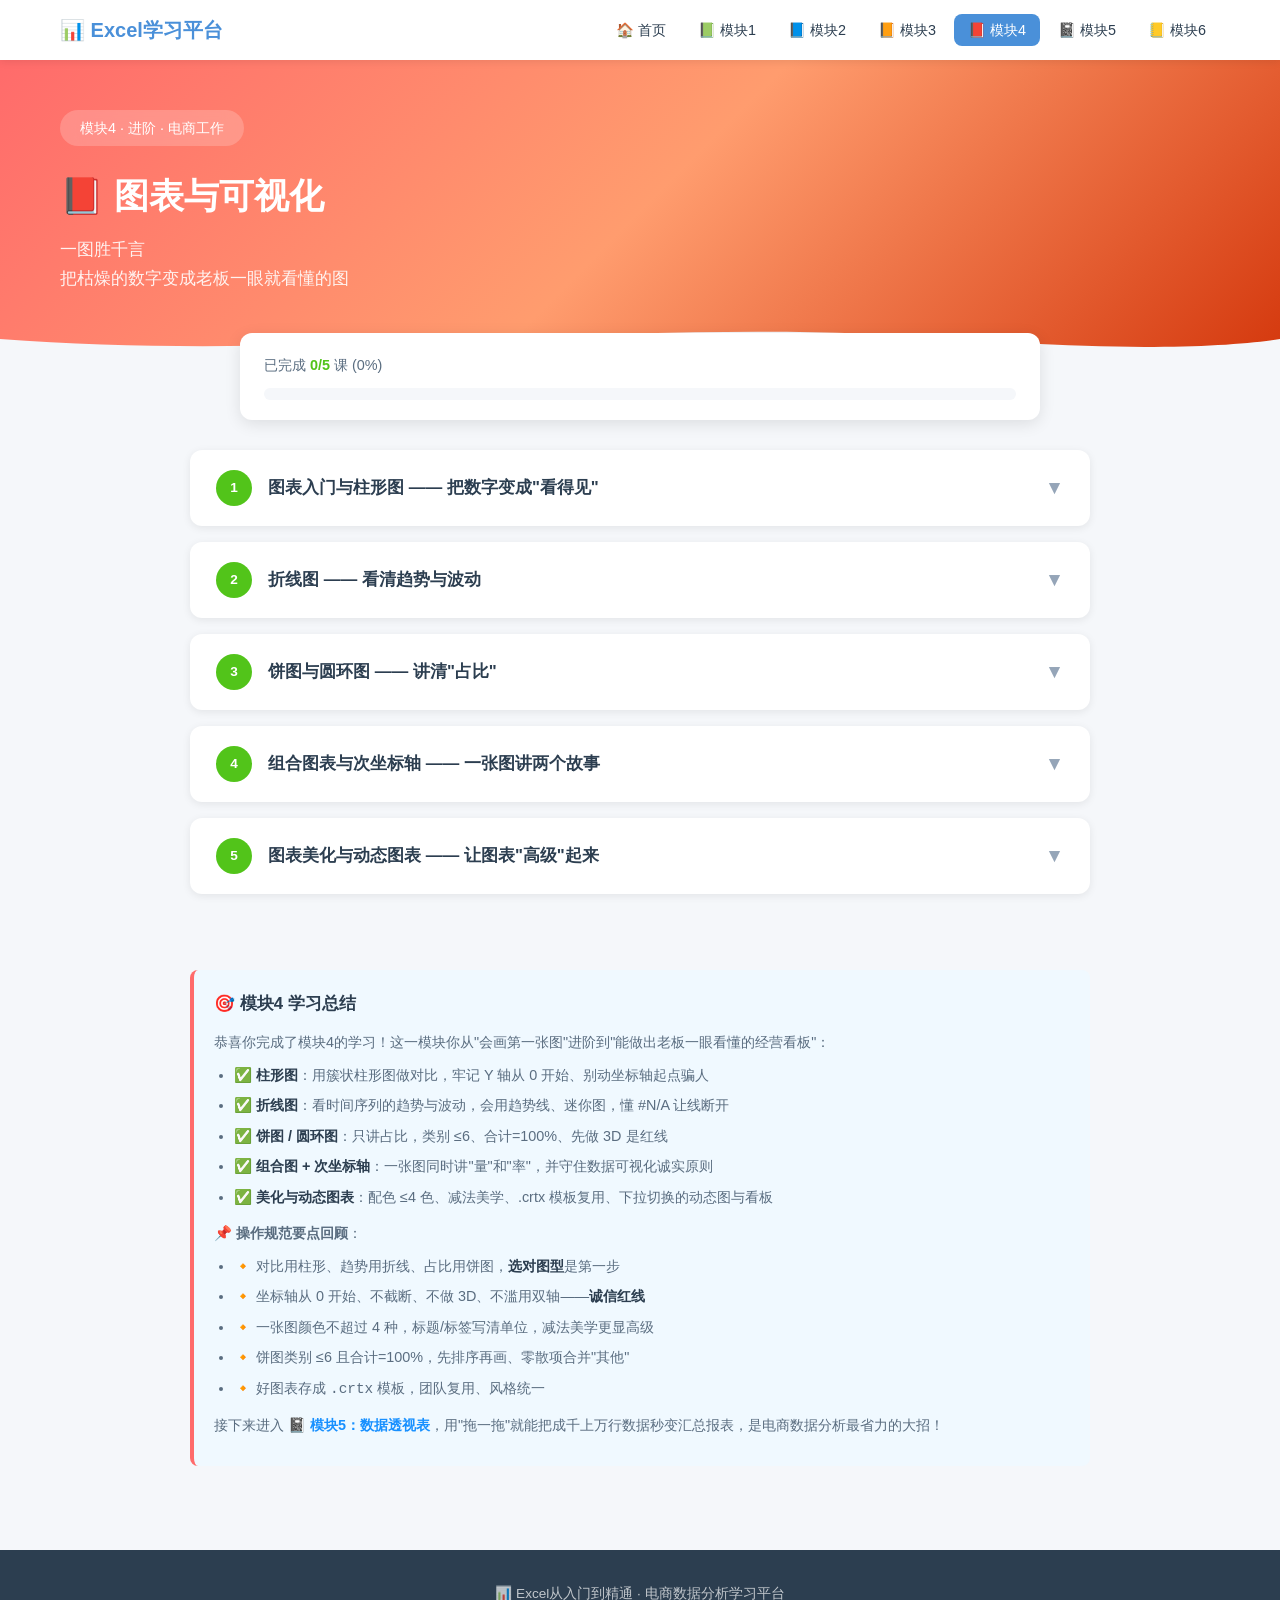
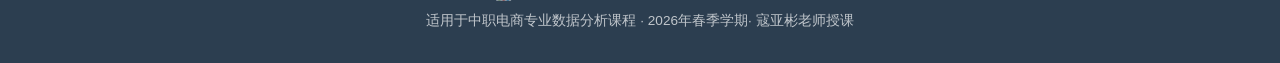
<file: module4.html>
<!DOCTYPE html>
<html lang="zh-CN">
<head>
    <meta charset="UTF-8">
    <meta name="viewport" content="width=device-width, initial-scale=1.0">
    <title>模块4：图表与可视化 - Excel学习平台</title>
    <link rel="stylesheet" href="css/style.css">
    <link rel="icon" href="data:image/svg+xml,<svg xmlns=%22http://www.w3.org/2000/svg%22 viewBox=%220 0 100 100%22><text y=%22.9em%22 font-size=%2290%22>📊</text></svg>">
</head>
<body>

<!-- 导航栏 -->
<nav class="navbar">
    <div class="container nav-flex">
        <a href="index.html" class="logo">📊 Excel学习平台</a>
        <button class="menu-toggle" id="menuToggle" aria-label="菜单">☰</button>
        <ul class="nav-links" id="navLinks">
            <li><a href="index.html">🏠 首页</a></li>
            <li><a href="module1.html">📗 模块1</a></li>
            <li><a href="module2.html">📘 模块2</a></li>
            <li><a href="module3.html">📙 模块3</a></li>
            <li><a href="module4.html" class="active">📕 模块4</a></li>
            <li><a href="module5.html">📓 模块5</a></li>
            <li><a href="module6.html">📒 模块6</a></li>
        </ul>
    </div>
</nav>

<!-- 模块头部 -->
<header class="module-hero module-hero-coral">
    <div class="container" style="position:relative;z-index:1;">
        <div class="hero-badge">模块4 · 进阶 · 电商工作</div>
        <h1>📕 图表与可视化</h1>
        <p>一图胜千言<br>把枯燥的数字变成老板一眼就看懂的图</p>
    </div>
    <div class="hero-wave">
        <svg viewBox="0 0 1440 120" preserveAspectRatio="none">
            <path d="M0,60 C360,120 720,0 1080,60 C1260,90 1380,80 1440,60 L1440,120 L0,120 Z" fill="var(--bg)"/>
        </svg>
    </div>
</header>

<!-- 学习进度 -->
<div class="container">
    <div class="module-progress">
        <div class="progress-text" id="progressText">加载中...</div>
        <div class="progress-bar-bg">
            <div class="progress-bar-fill" id="progressFill" style="width:0%" data-module="4" data-total="5"></div>
        </div>
    </div>
</div>

<!-- 课次内容 -->
<div class="container">
    <div class="lesson-list">

        <!-- ============================================
             课次 4-1：图表入门与柱形图
             ============================================ -->
        <div class="lesson-card" id="lesson-card-1">
            <div class="lesson-header" onclick="toggleLesson(1)">
                <div class="lesson-num">1</div>
                <h3>图表入门与柱形图 —— 把数字变成"看得见"</h3>
                <span class="lesson-toggle">▼</span>
            </div>
            <div class="lesson-body" id="lesson-body-1">
                <div class="lesson-body-inner">

                    <!-- 知识讲解 -->
                    <div class="content-block block-knowledge">
                        <h4>📖 知识讲解</h4>
                        <p>Excel里的<strong>图表（Chart）</strong>，本质就是把一行行数字"翻译"成图形。老板看报表通常只看三秒，柱子高不高、饼块大不大，比盯着表格里的数字快十倍。本课先认识图表由哪些零件组成，再用<strong>簇状柱形图</strong>做第一个对比图。</p>

                        <h5>🔹 一张图由哪些零件组成？</h5>
                        <div class="concept-cards">
                            <div class="concept-card">
                                <h6>📊 数据系列（Series）</h6>
                                <p>一组要画的数据，比如"女装"每个月的销售额就是一条系列</p>
                            </div>
                            <div class="concept-card">
                                <h6>➡️ 类别轴（X轴）</h6>
                                <p>横轴，放"比什么"：月份、品类、地区等分类标签</p>
                            </div>
                            <div class="concept-card">
                                <h6>⬆️ 数值轴（Y轴）</h6>
                                <p>竖轴，放"多少"：销售额、人数等具体数值，有刻度</p>
                            </div>
                            <div class="concept-card">
                                <h6>🏷️ 图表区 / 绘图区 / 图例</h6>
                                <p>图表区=整张图外框；绘图区=画柱子的内部区域；图例=解释颜色代表谁</p>
                            </div>
                        </div>

                        <h5>🔹 什么样的表格适合做图？</h5>
                        <p>一句话：<strong>要"对比"才画图</strong>。表格里已经是"分类 + 数值"两列，或者"分类 × 分类"的矩阵，最适合做图。下面这张模拟图，就是某店铺 1–6 月各品类销售额（单位：万元）画出来的样子：</p>

                        <div class="demo-box">
                            <div class="demo-title">📊 簇状柱形图长什么样？（模拟示意 · 单位：万元）</div>
                            <div class="bar-chart">
                                <div class="bar-row"><span class="bar-label">女装</span><div class="bar-track"><div class="bar-fill" style="width:100%"></div></div><span class="bar-value">120</span></div>
                                <div class="bar-row"><span class="bar-label">美妆</span><div class="bar-track"><div class="bar-fill g" style="width:67%"></div></div><span class="bar-value">80</span></div>
                                <div class="bar-row"><span class="bar-label">数码</span><div class="bar-track"><div class="bar-fill o" style="width:50%"></div></div><span class="bar-value">60</span></div>
                                <div class="bar-row"><span class="bar-label">食品</span><div class="bar-track"><div class="bar-fill p" style="width:33%"></div></div><span class="bar-value">40</span></div>
                                <div class="bar-row"><span class="bar-label">家居</span><div class="bar-track"><div class="bar-fill c" style="width:25%"></div></div><span class="bar-value">30</span></div>
                            </div>
                            <div class="demo-caption">横轴（X轴）= 品类，柱子越高代表销售额越大，一眼看出"女装卖得最好"</div>
                        </div>

                        <h5>🔹 柱形图 / 条形图 / 圆柱图 怎么选？</h5>
                        <table class="compare-table">
                            <thead>
                                <tr><th>图形</th><th>样子</th><th>什么时候用</th></tr>
                            </thead>
                            <tbody>
                                <tr><td><strong>柱形图</strong></td><td>竖着的柱子</td><td>类别不多（≤12）、要对比高低，最常用</td></tr>
                                <tr><td><strong>条形图</strong></td><td>横着的条</td><td>类别名称很长、或类别很多（&gt;12）时更好读</td></tr>
                                <tr><td><strong>圆柱图</strong></td><td>立体圆柱</td><td>纯粹为了好看，<span class="tag tag-coral">不建议</span>正式报表用，立体效果会误导眼睛</td></tr>
                            </tbody>
                        </table>

                        <h5>🔹 一个最容易踩的坑：坐标轴不从 0 开始</h5>
                        <div class="callout callout-danger">
                            ⚠️ 柱形图的<strong>高度代表数值大小</strong>。如果把 Y 轴最小值从 0 改成 80，原本 120 和 80 的差距会被"放大"成看起来差好几倍，这是典型的<strong>误导老板</strong>。做对比类柱形图，<strong>Y 轴务必从 0 开始</strong>；要突出差异请用折线图或加数据标签，别动坐标轴起点。
                        </div>

                        <h5>🔹 两个超好用快捷键</h5>
                        <ul>
                            <li>选中数据区域后按 <kbd class="kbd">Alt</kbd>+<kbd class="kbd">F1</kbd>：在当前工作表<strong>立刻插入默认图表</strong></li>
                            <li>按 <kbd class="kbd">F11</kbd>：生成一个<strong>独立的图表工作表</strong>（Chart Sheet），不占数据表位置</li>
                        </ul>
                    </div>

                    <!-- 操作步骤 -->
                    <div class="content-block block-steps">
                        <h4>🔧 操作步骤：用柱形图对比各品类销售额</h4>
                        <p>我们用"某店铺1–6月各品类销售额"数据，画一张簇状柱形图。</p>
                        <div class="step-list">
                            <div class="step-item">
                                <div class="step-content">把数据整理成<strong>清单式</strong>三列：A列=月份，B列=品类，C列=销售额(元)，表头占第1行</div>
                            </div>
                            <div class="step-item">
                                <div class="step-content">用鼠标<strong>拖选整个数据区域</strong>（含表头），注意别漏掉表头行</div>
                            </div>
                            <div class="step-item">
                                <div class="step-content">点击顶部 <strong>插入</strong> 选项卡 → 在"图表"组里点 <strong>柱形图</strong> → 选 <strong>簇状柱形图</strong></div>
                            </div>
                            <div class="step-item">
                                <div class="step-content">图表出现在工作表里。点图表右上角的 <strong>＋</strong> 号，勾选<strong>数据标签</strong>，取消勾选<strong>网格线</strong>（更干净）</div>
                            </div>
                            <div class="step-item">
                                <div class="step-content">点图表标题文字，改成"各品类1–6月销售额对比"，回车确认</div>
                            </div>
                            <div class="step-item">
                                <div class="step-content">如果 X 轴变成"月份"、柱子按月份分组不对 → 右键图表 → <strong>选择数据</strong> → 点 <strong>切换行/列</strong>，让 X 轴变成"品类"</div>
                            </div>
                            <div class="step-item">
                                <div class="step-content">在 <strong>图表设计</strong> 选项卡里点 <strong>快速布局</strong>，选一个带标题+图例的样式；再点 <strong>图表样式</strong> 换个配色</div>
                            </div>
                            <div class="step-item">
                                <div class="step-content">右键 Y 轴 → <strong>设置坐标轴格式</strong>，确认"<strong>最小值=0</strong>"，避免误导；最后拖动调整图表大小</div>
                            </div>
                        </div>
                    </div>

                    <!-- 练习数据 -->
                    <div class="content-block block-practice">
                        <h4>📥 练习数据：某店铺1–6月各品类销售额</h4>
                        <p>下表是 6 个月 × 5 个品类的清单式数据（共 30 行），下载后照着上面的步骤画图，对比哪个品类卖得最好：</p>
                        <div class="data-preview-wrap">
                            <table class="data-preview" id="preview-4-1">
                                <thead>
                                    <tr><th>月份</th><th>品类</th><th>销售额(元)</th></tr>
                                </thead>
                                <tbody>
                                    <tr><td>1月</td><td>女装</td><td>1200000</td></tr>
                                    <tr><td>1月</td><td>美妆</td><td>800000</td></tr>
                                    <tr><td>1月</td><td>数码</td><td>600000</td></tr>
                                    <tr><td>1月</td><td>食品</td><td>400000</td></tr>
                                    <tr><td>1月</td><td>家居</td><td>300000</td></tr>
                                </tbody>
                            </table>
                            <div class="data-more">显示前5条，共30条数据 ↓ 点击下载查看全部</div>
                        </div>
                        <button class="btn-download" onclick="downloadLesson4_1Data()">📥 下载各品类销售额数据 (CSV)</button>
                    </div>

                    <!-- 技巧提示 -->
                    <div class="content-block block-tips">
                        <h4>💡 技巧提示</h4>
                        <ul>
                            <li>选中数据后按 <kbd class="kbd">Alt</kbd>+<kbd class="kbd">F1</kbd>，一秒出图，再慢慢美化</li>
                            <li>"切换行/列"在 <strong>选择数据</strong> 对话框里，柱子分组不对时第一时间想到它</li>
                            <li>点图表里某一根柱子再按 <kbd class="kbd">Delete</kbd>，可单独删掉一根，不影响数据</li>
                            <li>想改某系列颜色？<strong>双击</strong>那根柱子，在"设置数据点格式"里换填充色</li>
                            <li>图表会<strong>跟着源数据自动更新</strong>：改表格里的数字，图立刻变</li>
                        </ul>
                    </div>

                    <!-- 操作规范 -->
                    <div class="content-block block-norm">
                        <h4>📐 操作规范（养成好习惯）</h4>
                        <ul>
                            <li><strong>源数据要干净</strong>：一列一类、表头在第1行、行列连续无空行，图表才不抽风</li>
                            <li><strong>图表标题要说人话</strong>：写清"什么 + 时间 + 单位"，如"各品类2025上半年销售额(万元)"</li>
                            <li><strong>Y 轴从 0 开始</strong>：对比类柱形图绝不动坐标轴起点，诚信第一</li>
                            <li><strong>颜色不超过 4 种</strong>：多系列时用同色系深浅区分，别搞成调色盘</li>
                            <li><strong>不堆 3D 效果</strong>：立体柱形图好看但易误导，正式汇报用平面即可</li>
                        </ul>
                    </div>

                    <!-- 常见错误 -->
                    <div class="content-block block-errors">
                        <h4>⚠️ 常见错误</h4>
                        <ul>
                            <li>❌ 建图时<strong>没选中表头</strong>，导致 Excel 把"销售额"当成一个数据系列画进去</li>
                            <li>❌ 柱子按月份分组而不是按品类 → 忘记用<strong>切换行/列</strong>修正</li>
                            <li>❌ 把 Y 轴最小值改成很大的数，<strong>夸大差异骗自己</strong>（诚信红线！）</li>
                            <li>❌ 数据标签和坐标轴数值<strong>单位不一致</strong>（图写"万"、标签写具体元），对不上</li>
                            <li>❌ 选了<strong>圆柱/圆锥</strong> 3D 图显高级，结果老板看不出真实高低</li>
                        </ul>
                    </div>

                    <!-- 练习任务 -->
                    <div class="content-block block-practice">
                        <h4>📥 练习任务</h4>
                        <ol>
                            <li>下载数据，在 Sheet1 录入 30 行"月份/品类/销售额"</li>
                            <li>用 <kbd class="kbd">Alt</kbd>+<kbd class="kbd">F1</kbd> 插入<strong>簇状柱形图</strong></li>
                            <li>打开<strong>选择数据</strong>对话框，练习<strong>切换行/列</strong>，观察 X 轴变化</li>
                            <li>加上<strong>数据标签</strong>、删除<strong>网格线</strong>、修改图表标题</li>
                            <li>双击"女装"系列，把它的填充色改成品牌主色</li>
                            <li>确认 Y 轴最小值为 0，截图保存你的第一张对比图</li>
                        </ol>
                    </div>

                    <!-- 挑战任务 -->
                    <div class="content-block block-challenge">
                        <h4>🏆 挑战任务（选做）</h4>
                        <ol>
                            <li>把上图改成<strong>条形图</strong>，对比哪种更适合"品类名称较长"的场景</li>
                            <li>用 <kbd class="kbd">F11</kbd> 生成一张<strong>独立图表工作表</strong>，并改名</li>
                            <li>尝试在图表上<strong>添加数据表</strong>（图表设计→添加图表元素→数据表），看是否更清晰</li>
                        </ol>
                    </div>

                    <!-- 理论测试 -->
                    <div class="content-block block-knowledge">
                        <h4>📝 理论测试</h4>
                        <p>完成以下10道题，检验你对柱形图的掌握：</p>
                        <div id="quiz-4-1"></div>
                    </div>

                </div>
            </div>
        </div>

        <!-- ============================================
             课次 4-2：折线图
             ============================================ -->
        <div class="lesson-card" id="lesson-card-2">
            <div class="lesson-header" onclick="toggleLesson(2)">
                <div class="lesson-num">2</div>
                <h3>折线图 —— 看清趋势与波动</h3>
                <span class="lesson-toggle">▼</span>
            </div>
            <div class="lesson-body" id="lesson-body-2">
                <div class="lesson-body-inner">

                    <!-- 知识讲解 -->
                    <div class="content-block block-knowledge">
                        <h4>📖 知识讲解</h4>
                        <p>柱形图擅长"比高低"，<strong>折线图</strong>擅长"看走势"。当 X 轴是<strong>时间</strong>（月份、季度、年份），你想知道"是涨是跌、有没有季节性波动"，就用折线图。多个系列画在一起，还能比谁涨得快。</p>

                        <h5>🔹 折线图适合什么？</h5>
                        <div class="concept-cards">
                            <div class="concept-card">
                                <h6>📈 时间序列</h6>
                                <p>12个月销售额、每天访客数，看长期趋势</p>
                            </div>
                            <div class="concept-card">
                                <h6>🌊 波动</h6>
                                <p>大促前后的陡升陡降，折线最直观</p>
                            </div>
                            <div class="concept-card">
                                <h6>🆚 多系列对比走势</h6>
                                <p>今年 vs 去年、A店 vs B店，一起画看谁爬坡快</p>
                            </div>
                        </div>

                        <h5>🔹 折线图长什么样？（模拟近12个月销售额/万）</h5>
                        <div class="demo-box">
                            <div class="demo-title">📈 折线示意图（单位：万元 · 仅示意）</div>
                            <svg viewBox="0 0 320 150" width="100%" height="150" style="display:block;">
                                <line x1="30" y1="10" x2="30" y2="130" stroke="var(--border)" stroke-width="1"/>
                                <line x1="30" y1="130" x2="310" y2="130" stroke="var(--border)" stroke-width="1"/>
                                <polyline points="30,120 55,110 80,95 105,80 130,90 155,98 180,70 205,55 230,62 255,40 280,28 305,18"
                                    fill="none" stroke="var(--coral)" stroke-width="2.5"/>
                                <circle cx="30" cy="120" r="3" fill="var(--coral)"/>
                                <circle cx="105" cy="80" r="3" fill="var(--coral)"/>
                                <circle cx="205" cy="55" r="3" fill="var(--coral)"/>
                                <circle cx="305" cy="18" r="3" fill="var(--coral)"/>
                                <text x="14" y="124" font-size="9" fill="var(--text-lighter)">0</text>
                                <text x="300" y="144" font-size="9" fill="var(--text-lighter)">12月</text>
                                <text x="20" y="14" font-size="9" fill="var(--text-lighter)">高</text>
                            </svg>
                            <div class="demo-caption">点连成线，线往右上走=整体上涨；中间的下凹=某月回落，一眼可见</div>
                        </div>

                        <h5>🔹 空值 / 零值 / #N/A 的区别</h5>
                        <div class="callout callout-info">
                            💡 表格里遇到<strong>缺数据</strong>：留空（真正的空单元格）折线会<strong>断开跳过去</strong>；填 <code>0</code> 折线会<strong>掉到地面</strong>当成"零"；填 <code>#N/A</code>（用公式 =NA()）折线会<strong>在该点断开不连</strong>。想让线"断得干净"，用 <code>=NA()</code> 最专业。
                        </div>

                        <h5>🔹 趋势线：帮老板"看未来"</h5>
                        <ul>
                            <li>右键数据系列 → <strong>添加趋势线</strong>，可选<strong>线性 / 指数 / 移动平均</strong></li>
                            <li>勾选"<strong>显示公式</strong>"和"<strong>显示 R² 值</strong>"：R² 越接近 1，趋势越可信</li>
                            <li>"<strong>向前预测</strong>"填 3 期，可画出未来 3 个月的走势预测</li>
                        </ul>

                        <h5>🔹 迷你图：塞进一格子的趋势</h5>
                        <p>选中一行数据旁空白格 → <strong>插入</strong> → <strong>迷你图</strong> → <strong>折线</strong> → 框选数据范围。一行一个迷你趋势条，适合做"每行商品都带小走势"的汇总表。</p>
                    </div>

                    <!-- 操作步骤 -->
                    <div class="content-block block-steps">
                        <h4>🔧 操作步骤：画近12个月经营趋势</h4>
                        <p>用 24 行"年份/月份/销售额/访客数/订单数/客单价/环比增长率"数据，画多系列折线看走势。</p>
                        <div class="step-list">
                            <div class="step-item">
                                <div class="step-content">整理数据：第1行表头，A年份 B月份 C销售额(万) D访客数 E订单数 F客单价 G环比增长率</div>
                            </div>
                            <div class="step-item">
                                <div class="step-content">选中 <strong>C列（销售额）</strong> 数据（含表头），<strong>插入</strong> → <strong>折线图</strong> → <strong>带数据标记的折线图</strong></div>
                            </div>
                            <div class="step-item">
                                <div class="step-content">右键图表 → <strong>选择数据</strong> → <strong>添加</strong>，把"访客数""订单数"也加为系列（记得切换行/列让 X 轴是月份）</div>
                            </div>
                            <div class="step-item">
                                <div class="step-content">点销售额那条线 → 右侧 <strong>添加图表元素</strong> → <strong>数据标签</strong>，只给这条线标数字</div>
                            </div>
                            <div class="step-item">
                                <div class="step-content">双击"订单数"线的标记点，在<strong>标记选项</strong>里把最大/最小值的点设为不同颜色，突出高低点</div>
                            </div>
                            <div class="step-item">
                                <div class="step-content">右键销售额线 → <strong>添加趋势线</strong> → 选"线性"，勾<strong>显示公式与 R²</strong>，向前预测 2 期</div>
                            </div>
                            <div class="step-item">
                                <div class="step-content">在 H 列用<strong>迷你图</strong>给每行店铺画一条趋势线，做"一表多走势"</div>
                            </div>
                            <div class="step-item">
                                <div class="step-content">把 X 轴标签设为<strong>真实月份</strong>（如"2024-01"），避免只显示 1、2、3 看不出年份</div>
                            </div>
                        </div>
                    </div>

                    <!-- 练习数据 -->
                    <div class="content-block block-practice">
                        <h4>📥 练习数据：近12个月经营趋势（含两年同比）</h4>
                        <p>24 行数据，含销售额、访客数、订单数、客单价与环比增长率，下载后画折线看走势：</p>
                        <div class="data-preview-wrap">
                            <table class="data-preview" id="preview-4-2">
                                <thead>
                                    <tr><th>年份</th><th>月份</th><th>销售额(万)</th><th>访客数</th><th>订单数</th><th>客单价(元)</th><th>环比增长率</th></tr>
                                </thead>
                                <tbody>
                                    <tr><td>2024</td><td>1月</td><td>80.0</td><td>190486</td><td>6667</td><td>120</td><td>0.0</td></tr>
                                    <tr><td>2024</td><td>2月</td><td>86.0</td><td>201400</td><td>7049</td><td>122</td><td>7.5</td></tr>
                                    <tr><td>2024</td><td>3月</td><td>95.0</td><td>218886</td><td>7661</td><td>124</td><td>10.5</td></tr>
                                    <tr><td>2024</td><td>4月</td><td>110.0</td><td>249429</td><td>8730</td><td>126</td><td>15.8</td></tr>
                                    <tr><td>2024</td><td>5月</td><td>102.0</td><td>227686</td><td>7969</td><td>128</td><td>-7.3</td></tr>
                                </tbody>
                            </table>
                            <div class="data-more">显示前5条，共24条数据 ↓ 点击下载查看全部</div>
                        </div>
                        <button class="btn-download" onclick="downloadLesson4_2Data()">📥 下载经营趋势数据 (CSV)</button>
                    </div>

                    <!-- 技巧提示 -->
                    <div class="content-block block-tips">
                        <h4>💡 技巧提示</h4>
                        <ul>
                            <li>多个量级差太多的系列（如销售额 vs 访客数）别硬放一张图，后续课用<strong>次坐标轴</strong></li>
                            <li>折线太密看不清？在<strong>设置数据系列格式</strong>里勾"平滑线"会更顺眼（但别用来误导趋势）</li>
                            <li>缺数据的月份填 <code>=NA()</code>，折线<strong>干净断开</strong>而不是掉到 0</li>
                            <li>想比"今年 vs 去年"？把两年数据都画上，或直接算<strong>同比列</strong>再画</li>
                            <li>双击坐标轴 → 把"主要单位"调大，刻度线更少，图更清爽</li>
                        </ul>
                    </div>

                    <!-- 操作规范 -->
                    <div class="content-block block-norm">
                        <h4>📐 操作规范（养成好习惯）</h4>
                        <ul>
                            <li><strong>X 轴必须是真时间</strong>：月份写成"2024-01"，别只写"1"让人分不清年份</li>
                            <li><strong>多系列要分色+图例</strong>：谁是谁看颜色，别让老板猜</li>
                            <li><strong>趋势线要诚实</strong>：标出 R²，R² 太低就别拿去预测未来</li>
                            <li><strong>环比/同比说清楚</strong>：标题或标签注明"环比"还是"同比"，二者含义不同</li>
                            <li><strong>标记点别太多</strong>：系列多时只给关键系列加数据标签，避免糊成一片</li>
                        </ul>
                    </div>

                    <!-- 常见错误 -->
                    <div class="content-block block-errors">
                        <h4>⚠️ 常见错误</h4>
                        <ul>
                            <li>❌ 缺数据的月份填 <code>0</code>，折线<strong>掉到地面</strong>像"业绩崩盘"，实际只是没数据</li>
                            <li>❌ 把"销售额"和"访客数"放同一张折线图，量级差万倍，访客数线<strong>压成一条平地</strong></li>
                            <li>❌ X 轴被 Excel 当成<strong>文本</strong>排序乱掉（1月、10月、11月…错乱），应先设为日期格式</li>
                            <li>❌ 趋势线强行套"指数"，R² 只有 0.3 还拿去汇报，误判未来</li>
                            <li>❌ 同比和环比<strong>混为一谈</strong>，老板问"涨了多少"答非所问</li>
                        </ul>
                    </div>

                    <!-- 练习任务 -->
                    <div class="content-block block-practice">
                        <h4>📥 练习任务</h4>
                        <ol>
                            <li>下载数据，录入 24 行，X 轴设为真实"年份-月份"</li>
                            <li>画<strong>带数据标记的折线图</strong>，销售额系列加数据标签</li>
                            <li>把"访客数""订单数"也加为系列，观察是否因量级不同而看不清</li>
                            <li>给销售额添加<strong>线性趋势线</strong>，显示公式与 R²</li>
                            <li>用<strong>迷你图</strong>在右侧为某店铺画一行趋势条</li>
                            <li>对比 2024 与 2025 同期，写一句"哪个月涨得最猛"</li>
                        </ol>
                    </div>

                    <!-- 挑战任务 -->
                    <div class="content-block block-challenge">
                        <h4>🏆 挑战任务（选做）</h4>
                        <ol>
                            <li>计算<strong>同比</strong>列（今年本月 ÷ 去年本月 −1），再画一条同比折线</li>
                            <li>尝试"<strong>移动平均</strong>"趋势线（周期=3），看波动是否被平滑</li>
                            <li>把环比为负的月份标记点改成<strong>红色</strong>，突出回落</li>
                        </ol>
                    </div>

                    <!-- 理论测试 -->
                    <div class="content-block block-knowledge">
                        <h4>📝 理论测试</h4>
                        <p>完成以下10道题，检验你对折线图的掌握：</p>
                        <div id="quiz-4-2"></div>
                    </div>

                </div>
            </div>
        </div>

        <!-- ============================================
             课次 4-3：饼图与圆环图
             ============================================ -->
        <div class="lesson-card" id="lesson-card-3">
            <div class="lesson-header" onclick="toggleLesson(3)">
                <div class="lesson-num">3</div>
                <h3>饼图与圆环图 —— 讲清"占比"</h3>
                <span class="lesson-toggle">▼</span>
            </div>
            <div class="lesson-body" id="lesson-body-3">
                <div class="lesson-body-inner">

                    <!-- 知识讲解 -->
                    <div class="content-block block-knowledge">
                        <h4>📖 知识讲解</h4>
                        <p>柱形图比"高低"、折线图看"走势"，<strong>饼图</strong>只干一件事：讲<strong>部分占整体的百分之多少</strong>。它最适合回答"钱都花在哪了""流量从哪来"。但用错地方，饼图会变成最坑人的图。</p>

                        <h5>🔹 饼图的"使用原则"（务必背下来）</h5>
                        <div class="callout callout-ok">
                            ✅ 类别 <strong>≤ 6 类</strong>（多了看不清）；各类别 <strong>合计必须 = 100%</strong>；只用于<strong>部分与整体</strong>的关系。<br>
                            🚫 <strong>不要</strong>用饼图比绝对值大小；<strong>不要</strong>为了好看做 3D；<strong>不要</strong>类别超过 6 个还硬塞。
                        </div>

                        <h5>🔹 饼图长什么样？（模拟：流量来源占比）</h5>
                        <div class="demo-box">
                            <div class="demo-title">🥧 饼图示意：流量来源占比（合计100%）</div>
                            <div class="pie-wrap">
                                <div class="pie" style="background:conic-gradient(#1890ff 0 35%,#52c41a 35% 60%,#fa8c16 60% 78%,#722ed1 78% 90%,#f5222d 90% 97%,#eb2f96 97% 100%);"></div>
                                <div class="pie-legend">
                                    <div><span class="pie-dot" style="background:#1890ff;"></span>搜索 35%</div>
                                    <div><span class="pie-dot" style="background:#52c41a;"></span>直通车 25%</div>
                                    <div><span class="pie-dot" style="background:#fa8c16;"></span>直播 18%</div>
                                    <div><span class="pie-dot" style="background:#722ed1;"></span>私域 12%</div>
                                    <div><span class="pie-dot" style="background:#f5222d;"></span>短视频 7%</div>
                                    <div><span class="pie-dot" style="background:#eb2f96;"></span>其他 3%</div>
                                </div>
                            </div>
                            <div class="demo-caption">每块扇形的角度 = 该类别占比，一眼看出"搜索+直通车占六成"</div>
                        </div>

                        <h5>🔹 圆环图 / 复合饼图</h5>
                        <ul>
                            <li><strong>圆环图</strong>：中间挖空，可在圆心放<strong>汇总数字</strong>（如总访客数），更高级</li>
                            <li><strong>复合饼图（子母图）</strong>：把占比小的几类（如"其他"）单独拎出来放大成小饼，解决"小扇区挤成一团"</li>
                        </ul>

                        <h5>🔹 画饼图的 4 个好习惯</h5>
                        <div class="fn-cards">
                            <div class="fn-card"><h6>先排序</h6><p>画之前把数据<strong>从大到小排</strong>，饼图从 12 点方向顺时针由大到小，最易读</p></div>
                            <div class="fn-card"><h6>合并"其他"</h6><p>零散小类（都&lt;5%）合并成一个<strong>"其他"</strong>，别让饼图碎成渣</p></div>
                            <div class="fn-card"><h6>标签加百分比</h6><p>数据标签显示"<strong>值 + 百分比</strong>"，老板不用拿尺子量角度</p></div>
                            <div class="fn-card"><h6>分离/旋转</h6><p>想强调某块可<strong>扇区分离</strong>；第一块默认从顶部开始，可旋转角度调整起点</p></div>
                        </div>
                    </div>

                    <!-- 操作步骤 -->
                    <div class="content-block block-steps">
                        <h4>🔧 操作步骤：画流量来源占比饼图</h4>
                        <p>用"流量来源 / 各品类销售"等多组占比数据（共 30 行），画一张清晰的饼图。</p>
                        <div class="step-list">
                            <div class="step-item">
                                <div class="step-content">数据排成两列：A=项目（搜索/直通车…），B=数值（访客数），并<strong>先按数值从大到小排序</strong></div>
                            </div>
                            <div class="step-item">
                                <div class="step-content">选中这两列 → <strong>插入</strong> → <strong>饼图</strong> → <strong>饼图</strong></div>
                            </div>
                            <div class="step-item">
                                <div class="step-content">点图表右侧 <strong>＋</strong> → 勾 <strong>数据标签</strong> → 再点标签右侧小箭头选"<strong>更多选项</strong>"</div>
                            </div>
                            <div class="step-item">
                                <div class="step-content">在标签选项里勾选<strong>类别名称 + 百分比</strong>，取消"值"（或保留值也行），让每块显示"搜索 35%"</div>
                            </div>
                            <div class="step-item">
                                <div class="step-content">想换成<strong>圆环图</strong>？右键图表 → 更改图表类型 → 选<strong>圆环图</strong>，圆心可加文本框写总数</div>
                            </div>
                            <div class="step-item">
                                <div class="step-content">小扇区太多看不清 → 右键 → <strong>更改图表类型</strong> → <strong>复合饼图</strong>，把"其他"类甩进小饼</div>
                            </div>
                            <div class="step-item">
                                <div class="step-content">双击某扇区可<strong>扇区分离</strong>（拖开一点）；在"系列选项"里调<strong>第一扇区起始角度</strong></div>
                            </div>
                            <div class="step-item">
                                <div class="step-content">删掉冗余<strong>图例</strong>（标签已写明类别），或保留图例删网格——饼图没网格线</div>
                            </div>
                        </div>
                    </div>

                    <!-- 练习数据 -->
                    <div class="content-block block-practice">
                        <h4>📥 练习数据：流量来源占比 + 各品类销售占比</h4>
                        <p>30 行多维占比数据（流量来源 / 各品类 / 各区域 / 各时段），下载后挑一组画饼图：</p>
                        <div class="data-preview-wrap">
                            <table class="data-preview" id="preview-4-3">
                                <thead>
                                    <tr><th>维度</th><th>项目</th><th>数值</th><th>占比</th></tr>
                                </thead>
                                <tbody>
                                    <tr><td>流量来源</td><td>搜索</td><td>350</td><td>35.0</td></tr>
                                    <tr><td>流量来源</td><td>直通车</td><td>250</td><td>25.0</td></tr>
                                    <tr><td>流量来源</td><td>直播</td><td>180</td><td>18.0</td></tr>
                                    <tr><td>流量来源</td><td>私域</td><td>120</td><td>12.0</td></tr>
                                    <tr><td>流量来源</td><td>短视频</td><td>70</td><td>7.0</td></tr>
                                </tbody>
                            </table>
                            <div class="data-more">显示前5条，共30条数据 ↓ 点击下载查看全部</div>
                        </div>
                        <button class="btn-download" onclick="downloadLesson4_3Data()">📥 下载占比分析数据 (CSV)</button>
                    </div>

                    <!-- 技巧提示 -->
                    <div class="content-block block-tips">
                        <h4>💡 技巧提示</h4>
                        <ul>
                            <li>饼图数据标签默认只显示"值"，记得改成<strong>"百分比"或"类别+百分比"</strong></li>
                            <li>类别超过 6 个？先做一张<strong>透视表</strong>按数值排序，把尾部合并成"其他"再画</li>
                            <li>圆环图圆心放<strong>汇总数字</strong>，比纯饼图更显"高级感"</li>
                            <li>复合饼图能拯救"一堆小扇区挤一起"的尴尬，强烈推荐</li>
                            <li>想临时突出一块，<strong>单击两次</strong>选中该扇区再拖开，只分离它一个</li>
                        </ul>
                    </div>

                    <!-- 操作规范 -->
                    <div class="content-block block-norm">
                        <h4>📐 操作规范（养成好习惯）</h4>
                        <ul>
                            <li><strong>类别 ≤ 6 个</strong>：多了就合并"其他"，否则谁也看不清</li>
                            <li><strong>合计必须等于 100%</strong>：画之前核对数据有没有漏项、重复</li>
                            <li><strong>只讲占比</strong>：要对比绝对值请用柱形图，饼图不擅长比大小</li>
                            <li><strong>不做 3D 饼图</strong>：立体角度会扭曲占比，正式汇报禁用</li>
                            <li><strong>先排序再画</strong>：从大到小顺时针排列，符合阅读习惯</li>
                        </ul>
                    </div>

                    <!-- 常见错误 -->
                    <div class="content-block block-errors">
                        <h4>⚠️ 常见错误</h4>
                        <ul>
                            <li>❌ 把<strong>8 个以上类别</strong>塞进一张饼图，小扇区糊成一团看不出谁大谁小</li>
                            <li>❌ 用饼图<strong>比两家店铺的销售额绝对值</strong>，饼图根本不擅长比绝对值</li>
                            <li>❌ 数据标签只显示"值"没显示百分比，老板还得自己算占比</li>
                            <li>❌ 做了<strong>3D 立体饼图</strong>，前面扇区被放大、后面被压扁，占比失真</li>
                            <li>❌ 忘记核对<strong>各类别之和=100%</strong>，结果饼图缺一角或多一块</li>
                        </ul>
                    </div>

                    <!-- 练习任务 -->
                    <div class="content-block block-practice">
                        <h4>📥 练习任务</h4>
                        <ol>
                            <li>下载数据，先按"数值"从大到小<strong>排序</strong></li>
                            <li>用<strong>流量来源</strong>组数据画一张饼图，标签显示"类别+百分比"</li>
                            <li>把饼图改成<strong>圆环图</strong>，圆心用文本框写总访客数</li>
                            <li>用<strong>各品类销售占比</strong>组画<strong>复合饼图</strong>，把尾部合并进小饼</li>
                            <li>删除多余图例，检查每块占比之和是否为 100%</li>
                            <li>对比饼图和柱形图，写一句"什么时候该用饼图"</li>
                        </ol>
                    </div>

                    <!-- 挑战任务 -->
                    <div class="content-block block-challenge">
                        <h4>🏆 挑战任务（选做）</h4>
                        <ol>
                            <li>用<strong>各区域销售占比</strong>画饼图，并旋转第一扇区起始角度到"华东"在正上方</li>
                            <li>把"各时段占比"做成<strong>圆环图</strong>，圆心写总订单数</li>
                            <li>尝试给饼图套用<strong>图表样式</strong>中的"单色系"，看是否更高级</li>
                        </ol>
                    </div>

                    <!-- 理论测试 -->
                    <div class="content-block block-knowledge">
                        <h4>📝 理论测试</h4>
                        <p>完成以下10道题，检验你对饼图与圆环图的掌握：</p>
                        <div id="quiz-4-3"></div>
                    </div>

                </div>
            </div>
        </div>

        <!-- ============================================
             课次 4-4：组合图表与次坐标轴
             ============================================ -->
        <div class="lesson-card" id="lesson-card-4">
            <div class="lesson-header" onclick="toggleLesson(4)">
                <div class="lesson-num">4</div>
                <h3>组合图表与次坐标轴 —— 一张图讲两个故事</h3>
                <span class="lesson-toggle">▼</span>
            </div>
            <div class="lesson-body" id="lesson-body-4">
                <div class="lesson-body-inner">

                    <!-- 知识讲解 -->
                    <div class="content-block block-knowledge">
                        <h4>📖 知识讲解</h4>
                        <p>前面学的图都是"一个坐标轴讲一件事"。可是电商老板常要同时看<strong>销售额（万）</strong>和<strong>增长率（%）</strong>——一个量级是百万、一个只有百分之几，放同一根 Y 轴，增长率线会趴在地上。这时就要用<strong>组合图表 + 次坐标轴</strong>。</p>

                        <h5>🔹 为什么要次坐标轴？</h5>
                        <div class="concept-cards">
                            <div class="concept-card">
                                <h6>📏 单位差太大</h6>
                                <p>销售额单位是"万"，增长率单位是"%"，差上万倍，必须各用各的轴</p>
                            </div>
                            <div class="concept-card">
                                <h6>📊 量级差太大</h6>
                                <p>访客数十万、转化率 3%，同图会淹没小数据</p>
                            </div>
                            <div class="concept-card">
                                <h6>🧩 两类关系</h6>
                                <p>柱形比"量"、折线看"率/趋势"，组合最直观</p>
                            </div>
                        </div>

                        <h5>🔹 组合图长什么样？（柱形=销售额 / 折线=增长率）</h5>
                        <div class="demo-box">
                            <div class="demo-title">📊 组合图示意：柱形(主坐标轴) + 折线(次坐标轴)</div>
                            <div class="bar-chart">
                                <div class="bar-row"><span class="bar-label">1月</span><div class="bar-track"><div class="bar-fill" style="width:45%"></div></div><span class="bar-value">85</span></div>
                                <div class="bar-row"><span class="bar-label">4月</span><div class="bar-track"><div class="bar-fill" style="width:55%"></div></div><span class="bar-value">105</span></div>
                                <div class="bar-row"><span class="bar-label">8月</span><div class="bar-track"><div class="bar-fill" style="width:76%"></div></div><span class="bar-value">145</span></div>
                                <div class="bar-row"><span class="bar-label">12月</span><div class="bar-track"><div class="bar-fill" style="width:100%"></div></div><span class="bar-value">190</span></div>
                            </div>
                            <div class="demo-caption" style="color:var(--coral);">↑ 折线（次坐标轴，右侧%）：0 → 8.2 → 19.3 → 8.6，柱子的"高度"看量、折线的"起伏"看率，两张图合一张</div>
                        </div>

                        <h5>🔹 怎么做成组合图？</h5>
                        <ul>
                            <li>先选中数据 → <strong>插入</strong> → 任意图表（如柱形图）</li>
                            <li><strong>图表设计</strong> → <strong>更改图表类型</strong> → <strong>组合图</strong></li>
                            <li>在弹窗里给"增长率"那一行勾选<strong>"次坐标轴"</strong>，并把它的图表类型改成<strong>折线图</strong></li>
                            <li>另一侧留给"销售额"用<strong>簇状柱形图</strong>（主坐标轴）</li>
                        </ul>

                        <h5>🔹 主/次坐标轴的"打架"问题</h5>
                        <div class="callout callout-warn">
                            ⚠️ 两张轴刻度不一样，左边 0–200(万)、右边 0–20(%)，<strong>别让两套网格线叠一起</strong>。只保留主坐标轴的网格线，次坐标轴关掉网格线；并给右边轴标清楚单位"<strong>增长率 %</strong>"，否则老板会把 % 当成万。
                        </div>

                        <h5>🔹 数据可视化的"诚实原则"（红线！）</h5>
                        <div class="callout callout-danger">
                            🚫 以下做法会<strong>误导</strong>，正式报表绝对禁止：<br>
                            • <strong>截断坐标轴</strong>：Y 轴不从 0 开始夸大差异<br>
                            • <strong>双轴滥用</strong>：硬把不相关的两件事放一起制造虚假相关<br>
                            • <strong>3D 效果</strong>：扭曲真实比例<br>
                            • <strong>面积夸张</strong>：用面积/体积表示数值却未按比例缩放
                        </div>
                    </div>

                    <!-- 操作步骤 -->
                    <div class="content-block block-steps">
                        <h4>🔧 操作步骤：做"销售额+增长率"组合图</h4>
                        <p>用 12 行"月份/销售额(万)/增长率(%)"数据，画柱形(主轴)+折线(次轴)。</p>
                        <div class="step-list">
                            <div class="step-item">
                                <div class="step-content">整理三列：A月份 B销售额(万) C增长率(%)，表头在第1行</div>
                            </div>
                            <div class="step-item">
                                <div class="step-content">选中区域 → <strong>插入</strong> → <strong>簇状柱形图</strong>（先画销售额）</div>
                            </div>
                            <div class="step-item">
                                <div class="step-content">点图表 → <strong>图表设计</strong> → <strong>更改图表类型</strong> → 选 <strong>组合图</strong></div>
                            </div>
                            <div class="step-item">
                                <div class="step-content">在组合图对话框里，把"增长率"行的<strong>图表类型</strong>改为"折线图"，并<strong>勾选次坐标轴</strong></div>
                            </div>
                            <div class="step-item">
                                <div class="step-content">右键右侧(次)坐标轴 → 设<strong>最小值0、最大值20</strong>，标题写"增长率 %"</div>
                            </div>
                            <div class="step-item">
                                <div class="step-content">右键主坐标轴网格线 → 保留；右键次坐标轴 → 取消<strong>网格线</strong>，避免两套线打架</div>
                            </div>
                            <div class="step-item">
                                <div class="step-content">给"增长率"折线加<strong>数据标签</strong>，给柱形也加标签，图例改为"销售额 / 增长率"</div>
                            </div>
                            <div class="step-item">
                                <div class="step-content">检查左边轴是否从 0 开始，确认没有误导，完成后调整图表大小</div>
                            </div>
                        </div>
                    </div>

                    <!-- 练习数据 -->
                    <div class="content-block block-practice">
                        <h4>📥 练习数据：月度销售额与环比增长率</h4>
                        <p>12 行数据，金额用柱形（主坐标轴），增长率用折线（次坐标轴）：</p>
                        <div class="data-preview-wrap">
                            <table class="data-preview" id="preview-4-4">
                                <thead>
                                    <tr><th>月份</th><th>销售额(万)</th><th>增长率</th></tr>
                                </thead>
                                <tbody>
                                    <tr><td>1月</td><td>85.0</td><td>0.0</td></tr>
                                    <tr><td>2月</td><td>92.0</td><td>8.2</td></tr>
                                    <tr><td>3月</td><td>88.0</td><td>-4.3</td></tr>
                                    <tr><td>4月</td><td>105.0</td><td>19.3</td></tr>
                                    <tr><td>5月</td><td>118.0</td><td>12.4</td></tr>
                                </tbody>
                            </table>
                            <div class="data-more">显示前5条，共12条数据 ↓ 点击下载查看全部</div>
                        </div>
                        <button class="btn-download" onclick="downloadLesson4_4Data()">📥 下载销售额与增长率数据 (CSV)</button>
                    </div>

                    <!-- 技巧提示 -->
                    <div class="content-block block-tips">
                        <h4>💡 技巧提示</h4>
                        <ul>
                            <li>次坐标轴系列建议放<strong>折线</strong>，柱形放主坐标轴，视觉最稳</li>
                            <li>折线放次轴后，记得<strong>标右轴单位</strong>，否则易被误读</li>
                            <li>想快速做组合图，可选 <strong>插入 → 推荐的图表 → 所有图表 → 组合</strong></li>
                            <li>两轴刻度可手动设<strong>最大值</strong>让柱子和折线"对齐视觉高低"，但别截断误导</li>
                            <li>系列多时，把<strong>次要网格线</strong>全关，图才干净</li>
                        </ul>
                    </div>

                    <!-- 操作规范 -->
                    <div class="content-block block-norm">
                        <h4>📐 操作规范（养成好习惯）</h4>
                        <ul>
                            <li><strong>右轴必标单位</strong>：次坐标轴一定要写清"%"或其他单位</li>
                            <li><strong>只留一套网格线</strong>：主坐标轴保留，次坐标轴关掉</li>
                            <li><strong>诚实第一</strong>：主坐标轴从 0 开始，不截断、不 3D、不滥用双轴</li>
                            <li><strong>图例写人话</strong>：用"销售额(万)"和"环比增长率(%)"，别留"系列1/系列2"</li>
                            <li><strong>数据标签对应轴</strong>：柱形标签看左轴、折线标签看右轴，别标反</li>
                        </ul>
                    </div>

                    <!-- 常见错误 -->
                    <div class="content-block block-errors">
                        <h4>⚠️ 常见错误</h4>
                        <ul>
                            <li>❌ 销售额和增长率<strong>放同一根 Y 轴</strong>，增长率线贴地看不见</li>
                            <li>❌ 建了次坐标轴却<strong>没标单位</strong>，老板把 % 当万元读</li>
                            <li>❌ 主次坐标轴<strong>两套网格线叠一起</strong>，图乱成一团</li>
                            <li>❌ 把次轴最小值设成很大，<strong>夸大增长率波动</strong>骗人</li>
                            <li>❌ 硬把"销售额"和"天气"这类<strong>不相关数据</strong>放一起，制造假相关</li>
                        </ul>
                    </div>

                    <!-- 练习任务 -->
                    <div class="content-block block-practice">
                        <h4>📥 练习任务</h4>
                        <ol>
                            <li>下载数据，录入 12 行"月份/销售额/增长率"</li>
                            <li>先做柱形图，再<strong>更改图表类型为组合图</strong></li>
                            <li>把"增长率"设为<strong>折线 + 次坐标轴</strong></li>
                            <li>设右轴最小值 0、最大值 20，标题写"增长率 %"</li>
                            <li>关闭次坐标轴网格线，保留主坐标轴网格线</li>
                            <li>检查主坐标轴从 0 开始，写一句"为什么要用次坐标轴"</li>
                        </ol>
                    </div>

                    <!-- 挑战任务 -->
                    <div class="content-block block-challenge">
                        <h4>🏆 挑战任务（选做）</h4>
                        <ol>
                            <li>再加一列"访客数(万)"做<strong>第三个系列</strong>，思考它该放主轴还是次轴</li>
                            <li>尝试把折线改成<strong>带数据标记的折线</strong>并突出最高增长率点</li>
                            <li>用<strong>柱形+面积</strong>组合（而非折线）表达，对比哪种更清楚</li>
                        </ol>
                    </div>

                    <!-- 理论测试 -->
                    <div class="content-block block-knowledge">
                        <h4>📝 理论测试</h4>
                        <p>完成以下10道题，检验你对组合图与次坐标轴的掌握：</p>
                        <div id="quiz-4-4"></div>
                    </div>

                </div>
            </div>
        </div>

        <!-- ============================================
             课次 4-5：图表美化与动态图表
             ============================================ -->
        <div class="lesson-card" id="lesson-card-5">
            <div class="lesson-header" onclick="toggleLesson(5)">
                <div class="lesson-num">5</div>
                <h3>图表美化与动态图表 —— 让图表"高级"起来</h3>
                <span class="lesson-toggle">▼</span>
            </div>
            <div class="lesson-body" id="lesson-body-5">
                <div class="lesson-body-inner">

                    <!-- 知识讲解 -->
                    <div class="content-block block-knowledge">
                        <h4>📖 知识讲解</h4>
                        <p>图会画了，还得"好看又高级"。本课讲三件事：<strong>配色与字体</strong>（减法美学）、<strong>图表模板复用</strong>、以及最实用的<strong>动态图表</strong>——一个下拉框切换不同店铺/月份，图自动变。最后把它们拼成老板爱看的<strong>经营看板</strong>。</p>

                        <h5>🔹 配色原则（一图不超 4 色）</h5>
                        <div class="concept-cards">
                            <div class="concept-card">
                                <h6>🎨 同色系深浅</h6>
                                <p>多系列用同一颜色的深浅区分，最稳最专业</p>
                            </div>
                            <div class="concept-card">
                                <h6>🔴 重点用对比色</h6>
                                <p>只让<strong>一个</strong>关键数据用亮色，其余灰掉</p>
                            </div>
                            <div class="concept-card">
                                <h6>🏢 用企业VI色</h6>
                                <p>参考店铺/公司主色，报表更统一有辨识度</p>
                            </div>
                            <div class="concept-card">
                                <h6>🚫 不超过4色</h6>
                                <p>一张图超过 4 种颜色就显乱，老板眼晕</p>
                            </div>
                        </div>

                        <h5>🔹 字体与"减法美学"</h5>
                        <ul>
                            <li><strong>字体</strong>：标题加粗；中文用"微软雅黑/思源黑体"，数字用<strong>等线体</strong>（更整齐）</li>
                            <li><strong>减法</strong>：删网格线、删边框、删冗余图例、坐标轴只留<strong>必要刻度</strong>——"少即是多"</li>
                            <li><strong>数据标签格式</strong>：千分位、加"元/万"单位、保留 1 位小数，例如 <code>1,200,000 元</code></li>
                        </ul>

                        <h5>🔹 图表模板（.crtx）复用</h5>
                        <div class="formula-line"><span class="fn">右键图表</span> → <span class="arg">另存为模板</span> → 生成 <span class="fn">.crtx</span> 文件，下次<span class="arg">插入→图表→模板</span>一键套用同款风格</div>

                        <h5>🔹 动态图表：下拉框切店铺</h5>
                        <div class="flow-row">
                            <div class="flow-node">建参数表<br>+ 下拉(数据验证)</div>
                            <span class="flow-arrow">→</span>
                            <div class="flow-node">用 OFFSET/INDEX<br>定义名称</div>
                            <span class="flow-arrow">→</span>
                            <div class="flow-node">图表数据源<br>引用名称</div>
                            <span class="flow-arrow">→</span>
                            <div class="flow-node">切换下拉<br>图自动变</div>
                        </div>
                        <p>核心思路：<strong>数据验证</strong>做下拉（店铺名）→ 用 <code>OFFSET</code> 或 <code>INDEX</code> 配 <code>MATCH</code> 定义<strong>名称</strong> → 图表"选择数据"里把系列值填成这个名称，切换下拉图就跟着变。</p>

                        <h5>🔹 拼经营看板 / 仪表盘</h5>
                        <div class="callout callout-info">
                            💡 把多个图表 + 关键数字单元格<strong>摆在同一张工作表</strong>：留白均匀、对齐网格、用分组标题（如"销售概览""流量分析"）分区、配色统一，就是老板朋友圈会转发的<strong>经营看板</strong>。
                        </div>

                        <h5>🔹 复制到 PPT / Word 的三种方式</h5>
                        <table class="compare-table">
                            <thead>
                                <tr><th>粘贴方式</th><th>操作</th><th>特点</th></tr>
                            </thead>
                            <tbody>
                                <tr><td><strong>图片</strong></td><td>复制→右键"粘贴为图片"</td><td>最稳、不会乱，但源数据改了图不变</td></tr>
                                <tr><td><strong>链接数据</strong></td><td>粘贴→"链接的图表对象"</td><td>Excel 改了 PPT 里也跟着改，需带源文件</td></tr>
                                <tr><td><strong>嵌入工作簿</strong></td><td>粘贴→"Microsoft Excel 图表对象"</td><td>双击可在 PPT 里直接改数据，文件变大</td></tr>
                            </tbody>
                        </table>
                    </div>

                    <!-- 操作步骤 -->
                    <div class="content-block block-steps">
                        <h4>🔧 操作步骤：美化 + 做一张经营看板</h4>
                        <p>用 60 行"店铺/月份/销售额/订单量/毛利率/客单价"数据，先美化再拼看板。</p>
                        <div class="step-list">
                            <div class="step-item">
                                <div class="step-content">点图表 → <strong>图表设计</strong> → <strong>图表样式</strong> 选一套简洁配色；右键<strong>删除网格线</strong>和多余边框</div>
                            </div>
                            <div class="step-item">
                                <div class="step-content">双击标题 → 设<strong>微软雅黑、加粗</strong>；选中数字标签 → 字体改<strong>等线</strong></div>
                            </div>
                            <div class="step-item">
                                <div class="step-content">右键数据标签 → <strong>设置格式</strong> → 勾"千分位分隔符"、加后缀" 万"、保留 1 位小数</div>
                            </div>
                            <div class="step-item">
                                <div class="step-content">右键美化好的图表 → <strong>另存为模板</strong>，存成 <code>店铺看板.crtx</code> 备用</div>
                            </div>
                            <div class="step-item">
                                <div class="step-content">做动态图：在空白区用<strong>数据验证</strong>建"店铺"下拉；用 <code>=OFFSET(...)</code> 定义名称指向该店铺数据</div>
                            </div>
                            <div class="step-item">
                                <div class="step-content">插入图表 → <strong>选择数据</strong> → 把系列值改为刚定义的名称；切换下拉框，图随之变化</div>
                            </div>
                            <div class="step-item">
                                <div class="step-content">在另一张工作表预留白，把 3~4 张图表 + 关键 KPI 单元格<strong>对齐排布</strong>，分两组加标题</div>
                            </div>
                            <div class="step-item">
                                <div class="step-content">复制看板到 PPT：选<strong>"链接的图表对象"</strong>粘贴，确保后续可更新</div>
                            </div>
                        </div>
                    </div>

                    <!-- 练习数据 -->
                    <div class="content-block block-practice">
                        <h4>📥 练习数据：电商月度经营看板数据</h4>
                        <p>5 个店铺 × 12 个月共 60 行，含销售额、订单量、毛利率、客单价：</p>
                        <div class="data-preview-wrap">
                            <table class="data-preview" id="preview-4-5">
                                <thead>
                                    <tr><th>店铺</th><th>月份</th><th>销售额(万)</th><th>订单量</th><th>毛利率(%)</th><th>客单价(元)</th></tr>
                                </thead>
                                <tbody>
                                    <tr><td>天猫旗舰店</td><td>1月</td><td>96.0</td><td>5333</td><td>38.0</td><td>180</td></tr>
                                    <tr><td>天猫旗舰店</td><td>2月</td><td>102.0</td><td>5667</td><td>38.5</td><td>180</td></tr>
                                    <tr><td>天猫旗舰店</td><td>3月</td><td>114.0</td><td>6333</td><td>39.0</td><td>180</td></tr>
                                    <tr><td>天猫旗舰店</td><td>4月</td><td>120.0</td><td>6667</td><td>39.5</td><td>180</td></tr>
                                    <tr><td>天猫旗舰店</td><td>5月</td><td>108.0</td><td>6000</td><td>38.0</td><td>180</td></tr>
                                </tbody>
                            </table>
                            <div class="data-more">显示前5条，共60条数据 ↓ 点击下载查看全部</div>
                        </div>
                        <button class="btn-download" onclick="downloadLesson4_5Data()">📥 下载经营看板数据 (CSV)</button>
                    </div>

                    <!-- 技巧提示 -->
                    <div class="content-block block-tips">
                        <h4>💡 技巧提示</h4>
                        <ul>
                            <li>配色拿不准？直接用<strong>图表样式</strong>里的单色系，最不容易翻车</li>
                            <li><strong>.crtx 模板</strong>存一次，全班/全公司报表风格统一</li>
                            <li>动态图嫌公式难，可用<strong>数据透视表 + 切片器</strong>做更简单的"动态图"</li>
                            <li>看板<strong>留白</strong>比塞满更高级，图表之间留 1~2 列空当</li>
                            <li>复制到 PPT 优先"<strong>链接</strong>"，月底更新 Excel 不用重做 PPT</li>
                        </ul>
                    </div>

                    <!-- 操作规范 -->
                    <div class="content-block block-norm">
                        <h4>📐 操作规范（养成好习惯）</h4>
                        <ul>
                            <li><strong>一图 ≤ 4 色</strong>：颜色克制是专业的表现</li>
                            <li><strong>标题/标签用对字体</strong>：中文黑体、数字等线，统一不混搭</li>
                            <li><strong>数据标签带单位</strong>：写清"万/元/%"，不让人猜</li>
                            <li><strong>看板对齐留白</strong>：像做海报一样排版，别东倒西歪</li>
                            <li><strong>模板沉淀</strong>：好看的图表存 .crtx，团队复用不重复造轮子</li>
                        </ul>
                    </div>

                    <!-- 常见错误 -->
                    <div class="content-block block-errors">
                        <h4>⚠️ 常见错误</h4>
                        <ul>
                            <li>❌ 一张图塞<strong>五六种荧光色</strong>，像幼儿园涂鸦</li>
                            <li>❌ 数据标签没单位（只写"120"），老板不知是万还是元</li>
                            <li>❌ 网格线、边框、图例<strong>全留着</strong>，图又脏又乱</li>
                            <li>❌ 动态图公式写错，下拉一切换<strong>图表不更新</strong>或报错</li>
                            <li>❌ 复制进 PPT 用"图片"却忘了源数据已改，<strong>图与数对不上</strong></li>
                        </ul>
                    </div>

                    <!-- 练习任务 -->
                    <div class="content-block block-practice">
                        <h4>📥 练习任务</h4>
                        <ol>
                            <li>下载数据，按店铺各画一张销售额折线/柱形图</li>
                            <li>统一<strong>配色 ≤ 4 色</strong>，删除网格线与冗余图例</li>
                            <li>把数据标签设为<strong>千分位 + "万"单位 + 1 位小数</strong></li>
                            <li>把美化好的图<strong>另存为 .crtx 模板</strong></li>
                            <li>用<strong>数据验证下拉 + 名称</strong>（或透视表切片器）做一张动态图</li>
                            <li>把 3 张图拼成一张<strong>经营看板</strong>，复制到 PPT 用"链接"方式</li>
                        </ol>
                    </div>

                    <!-- 挑战任务 -->
                    <div class="content-block block-challenge">
                        <h4>🏆 挑战任务（选做）</h4>
                        <ol>
                            <li>用 <code>OFFSET+MATCH</code> 定义名称，做出"选月份区间"也跟着变的图</li>
                            <li>在看板顶部加一排<strong>KPI 卡片</strong>（总销售额、总订单、平均毛利率），用单元格美化成卡片</li>
                            <li>尝试把看板导出为<strong>PDF</strong>，检查黑白打印下配色是否仍可辨</li>
                        </ol>
                    </div>

                    <!-- 理论测试 -->
                    <div class="content-block block-knowledge">
                        <h4>📝 理论测试</h4>
                        <p>完成以下10道题，检验你对图表美化与动态图表的掌握：</p>
                        <div id="quiz-4-5"></div>
                    </div>

                </div>
            </div>
        </div>

    </div><!-- /lesson-list -->
</div><!-- /container -->

<!-- 模块总结 -->
<section class="container" style="padding-bottom:60px;">
    <div style="max-width:900px;margin:0 auto;">
        <div class="content-block block-knowledge" style="border-left-color:var(--coral);">
            <h4>🎯 模块4 学习总结</h4>
            <p>恭喜你完成了模块4的学习！这一模块你从"会画第一张图"进阶到"能做出老板一眼看懂的经营看板"：</p>
            <ul>
                <li>✅ <strong>柱形图</strong>：用簇状柱形图做对比，牢记 Y 轴从 0 开始、别动坐标轴起点骗人</li>
                <li>✅ <strong>折线图</strong>：看时间序列的趋势与波动，会用趋势线、迷你图，懂 #N/A 让线断开</li>
                <li>✅ <strong>饼图 / 圆环图</strong>：只讲占比，类别 ≤6、合计=100%、先做 3D 是红线</li>
                <li>✅ <strong>组合图 + 次坐标轴</strong>：一张图同时讲"量"和"率"，并守住数据可视化诚实原则</li>
                <li>✅ <strong>美化与动态图表</strong>：配色 ≤4 色、减法美学、.crtx 模板复用、下拉切换的动态图与看板</li>
            </ul>
            <p style="margin-top:12px;">📌 <strong>操作规范要点回顾</strong>：</p>
            <ul>
                <li>🔸 对比用柱形、趋势用折线、占比用饼图，<strong>选对图型</strong>是第一步</li>
                <li>🔸 坐标轴从 0 开始、不截断、不做 3D、不滥用双轴——<strong>诚信红线</strong></li>
                <li>🔸 一张图颜色不超过 4 种，标题/标签写清单位，减法美学更显高级</li>
                <li>🔸 饼图类别 ≤6 且合计=100%，先排序再画、零散项合并"其他"</li>
                <li>🔸 好图表存成 <code>.crtx</code> 模板，团队复用、风格统一</li>
            </ul>
            <p style="margin-top:12px;">接下来进入 <a href="module5.html" style="color:var(--blue);font-weight:bold;">📓 模块5：数据透视表</a>，用"拖一拖"就能把成千上万行数据秒变汇总报表，是电商数据分析最省力的大招！</p>
        </div>
    </div>
</section>

<!-- 页脚 -->
<footer class="footer">
    <div class="container">
        <p>📊 Excel从入门到精通 · 电商数据分析学习平台</p>
        <p>适用于中职电商专业数据分析课程 · 2026年春季学期· 寇亚彬老师授课</p>
    </div>
</footer>

<script src="js/main.js"></script>
<script>
// ================================================================
//  模块4 数据生成与测验题目
// ================================================================

// ============ 课次4-1 各品类销售额（30行） ============
const l4_1_months = ['1月', '2月', '3月', '4月', '5月', '6月'];
const l4_1_cats = ['女装', '美妆', '数码', '食品', '家居'];
const l4_1_base = [120, 80, 60, 40, 30];   // 万元（基数）
const l4_1_step = [8, 5, 4, 2.5, 2];        // 万元/月（逐月增量）
function genLesson4_1() {
    const rows = [];
    for (let m = 0; m < 6; m++) {
        for (let c = 0; c < 5; c++) {
            const val = (l4_1_base[c] + m * l4_1_step[c]) * 10000;
            rows.push([l4_1_months[m], l4_1_cats[c], Math.round(val)]);
        }
    }
    return rows;
}

// ============ 课次4-2 经营趋势（24行，两年） ============
const l4_2_months = ['1月', '2月', '3月', '4月', '5月', '6月', '7月', '8月', '9月', '10月', '11月', '12月'];
const l4_2_base = [80, 86, 95, 110, 102, 98, 105, 120, 135, 128, 140, 160]; // 2024 万
function genLesson4_2() {
    const rows = [];
    let prev = null;
    for (let y = 0; y < 2; y++) {
        for (let m = 0; m < 12; m++) {
            const sales = y === 0 ? l4_2_base[m] : Math.round(l4_2_base[m] * 1.18 * 10) / 10;
            const kd = 120 + m * 2 + y * 10;
            const orders = Math.round(sales * 10000 / kd);
            const visitors = Math.round(orders / 0.035);
            let hb = 0.0;
            if (prev !== null) hb = Math.round((sales - prev) / prev * 1000) / 10;
            rows.push([2024 + y, l4_2_months[m], sales.toFixed(1), visitors, orders, kd, hb.toFixed(1)]);
            prev = sales;
        }
    }
    return rows;
}

// ============ 课次4-3 占比分析（30行） ============
const l4_3_groups = [
    { dim: '流量来源', items: ['搜索', '直通车', '直播', '私域', '短视频', '其他'], vals: [350, 250, 180, 120, 70, 30] },
    { dim: '各品类销售占比', items: ['女装', '美妆', '数码', '食品', '家居', '母婴', '鞋包', '运动', '图书', '生鲜'], vals: [320, 210, 180, 150, 120, 90, 80, 70, 45, 35] },
    { dim: '各区域销售占比', items: ['华东', '华南', '华北', '华中', '西南', '西北', '东北', '港澳台', '海外'], vals: [380, 260, 210, 150, 120, 80, 70, 50, 30] },
    { dim: '各时段占比', items: ['0-8点', '8-12点', '12-18点', '18-22点', '22-24点'], vals: [60, 180, 300, 360, 100] }
];
function genLesson4_3() {
    const rows = [];
    l4_3_groups.forEach(function (g) {
        const sum = g.vals.reduce(function (a, b) { return a + b; }, 0);
        for (let i = 0; i < g.items.length; i++) {
            const pct = Math.round(g.vals[i] / sum * 1000) / 10;
            rows.push([g.dim, g.items[i], g.vals[i], pct.toFixed(1)]);
        }
    });
    return rows;
}

// ============ 课次4-4 销售额与增长率（12行） ============
const l4_4_months = ['1月', '2月', '3月', '4月', '5月', '6月', '7月', '8月', '9月', '10月', '11月', '12月'];
const l4_4_sales = [85, 92, 88, 105, 118, 110, 132, 145, 138, 160, 175, 190];
function genLesson4_4() {
    const rows = [];
    for (let m = 0; m < 12; m++) {
        let g = 0.0;
        if (m > 0) g = Math.round((l4_4_sales[m] - l4_4_sales[m - 1]) / l4_4_sales[m - 1] * 1000) / 10;
        rows.push([l4_4_months[m], l4_4_sales[m].toFixed(1), g.toFixed(1)]);
    }
    return rows;
}

// ============ 课次4-5 经营看板（60行） ============
const l4_5_shops = ['天猫旗舰店', '京东自营店', '抖音直播店', '拼多多店', '私域微店'];
const l4_5_base = [120, 95, 150, 70, 45];
const l4_5_factor = [0.8, 0.85, 0.95, 1.0, 0.9, 0.88, 0.95, 1.05, 1.15, 1.1, 1.2, 1.4];
const l4_5_kd = [180, 160, 210, 90, 260];
const l4_5_gm = [38, 35, 42, 22, 55];
function genLesson4_5() {
    const rows = [];
    for (let s = 0; s < 5; s++) {
        for (let m = 0; m < 12; m++) {
            const sales = l4_5_base[s] * l4_5_factor[m];
            const orders = Math.round(sales * 10000 / l4_5_kd[s]);
            const gm = l4_5_gm[s] + (m % 4) * 0.5;
            rows.push([l4_5_shops[s], l4_4_months[m], sales.toFixed(1), orders, gm.toFixed(1), l4_5_kd[s]]);
        }
    }
    return rows;
}

// ============ 下载函数 ============
function downloadLesson4_1Data() {
    downloadCSV('各品类销售额.csv', ['月份', '品类', '销售额(元)'], genLesson4_1());
}
function downloadLesson4_2Data() {
    downloadCSV('经营趋势.csv', ['年份', '月份', '销售额(万)', '访客数', '订单数', '客单价(元)', '环比增长率'], genLesson4_2());
}
function downloadLesson4_3Data() {
    downloadCSV('占比分析.csv', ['维度', '项目', '数值', '占比'], genLesson4_3());
}
function downloadLesson4_4Data() {
    downloadCSV('销售额与增长率.csv', ['月份', '销售额(万)', '增长率'], genLesson4_4());
}
function downloadLesson4_5Data() {
    downloadCSV('经营看板.csv', ['店铺', '月份', '销售额(万)', '订单量', '毛利率(%)', '客单价(元)'], genLesson4_5());
}

// ================================================================
//  测验题目（每课10道，共50道）
// ================================================================

// ===== 课次4-1 柱形图 测验 =====
const quiz4_1 = [
    {
        q: '在 Excel 图表中，表示"具体数值多少"的竖轴叫什么？',
        opts: ['数值轴（Y轴）', '类别轴', '图例', '绘图区'],
        ans: 0,
        explain: '竖轴是数值轴（Y轴），带刻度表示数值大小；横轴才是类别轴（X轴）。'
    },
    {
        q: '什么时候最适合用图表？（选最贴切的）',
        opts: ['对比各品类销售额高低', '记录单条客户电话', '写一段商品描述', '计算一个单元格求和'],
        ans: 1,
        explain: '图表擅长"对比/趋势/占比"，对比各品类销售额高低正是它的强项。'
    },
    {
        q: '插入"簇状柱形图"的正确路径是？',
        opts: ['开始→字体→簇状柱形图', '插入→图表→柱形图→簇状柱形图', '插入→表格→柱形图', '数据→排序→柱形图'],
        ans: 1,
        explain: '路径是：插入 选项卡 → 图表组 → 柱形图 → 簇状柱形图。'
    },
    {
        q: '柱子按"月份"分组而不按"品类"分组，应该在哪里修正？',
        opts: ['选择数据对话框→切换行/列', '条件格式', '页面布局', '数据验证'],
        ans: 0,
        explain: '右键图表→选择数据→切换行/列，可改变 X 轴的分类依据。'
    },
    {
        q: '选中数据区域后按 Alt+F1 会怎样？',
        opts: ['清空数据', '打开打印对话框', '生成独立图表工作表', '在当前工作表立刻插入默认图表'],
        ans: 3,
        explain: 'Alt+F1 会在当前工作表快速插入一张默认图表；F11 才生成独立图表工作表。'
    },
    {
        q: '按 F11 会生成什么？',
        opts: ['数据透视表', '迷你图', '独立图表工作表（Chart Sheet）', '新工作簿'],
        ans: 1,
        explain: 'F11 生成一张独立的图表工作表，不占用数据表的位置。'
    },
    {
        q: '柱形图的 Y 轴最小值从 0 改成 80，会有什么问题？',
        opts: ['更清楚', '图表会消失', '没有影响', '会夸大柱子的高度差异、误导读者'],
        ans: 3,
        explain: '柱形高度代表数值，不从 0 开始会放大差异造成误导，对比类柱形图 Y 轴务必从 0 开始。'
    },
    {
        q: '类别名称很长、类别很多（>12）时，更适合用？',
        opts: ['圆柱图', '条形图', '饼图', '面积图'],
        ans: 1,
        explain: '条形图是横着的条，适合类别名长或类别多时阅读；圆柱图只为好看且易误导。'
    },
    {
        q: '在图表上"添加数据标签"的作用是？',
        opts: ['改变图表颜色', '删除网格线', '在柱子旁显示具体数值', '切换行/列'],
        ans: 2,
        explain: '数据标签把每个点的具体数值标在图元旁，方便读者直接读数。'
    },
    {
        q: '快速套用一套现成的标题+图例布局，应该用？',
        opts: ['图表设计→快速布局', '分列', '条件格式', '查找替换'],
        ans: 0,
        explain: '图表设计选项卡里的"快速布局"提供多种标题/图例/坐标轴组合模板。'
    }
];

// ===== 课次4-2 折线图 测验 =====
const quiz4_2 = [
    {
        q: '折线图最适合表达什么？',
        opts: ['部分占整体的比例', '时间序列的趋势与波动', '两个类别的绝对值对比', '单一单元格求和'],
        ans: 1,
        explain: '折线图擅长表现随时间变化的趋势与波动，X 轴常为时间。'
    },
    {
        q: '某月缺数据，想让折线"干净断开"而不是掉到地面，应填？',
        opts: ['0', '留空单元格', '=NA()', '删除整行'],
        ans: 2,
        explain: '=NA() 会让折线在该点断开不连；填 0 折线会掉到地面当成零。'
    },
    {
        q: '把缺失月份填成 0，折线图会怎样？',
        opts: ['折线断开跳过', '自动删除该点', '折线掉到 0 位置像业绩崩盘', '没有变化'],
        ans: 2,
        explain: '填 0 会被当作真实数值"零"，折线跌到地面，常被误读为业绩暴跌。'
    },
    {
        q: '趋势线的 R² 值越接近多少，说明趋势越可信？',
        opts: ['0', '1', '-1', '100'],
        ans: 1,
        explain: 'R²（决定系数）越接近 1，拟合越好、趋势越可信；太低就别拿去预测。'
    },
    {
        q: '"移动平均"趋势线的主要作用是？',
        opts: ['预测未来十年', '平滑短期波动看长期走向', '把线变成柱子', '删除数据点'],
        ans: 1,
        explain: '移动平均用近 N 期均值平滑波动，帮助看清长期走势。'
    },
    {
        q: '迷你图（Sparklines）插入到哪里？',
        opts: ['单元格内', '一个独立工作表', '页眉', '文本框'],
        ans: 0,
        explain: '迷你图是塞进单个单元格里的小趋势条，适合每行数据带一条走势。'
    },
    {
        q: '勾选"平滑线"后，折线会怎样？',
        opts: ['变成柱形', '曲线更顺滑', '消失', '加粗变黑'],
        ans: 1,
        explain: '平滑线让折线段变成曲线更顺眼，但仅用于美观，别用它扭曲趋势判断。'
    },
    {
        q: '销售额(万)和访客数(十万)量级差太大，放同一张折线图会？',
        opts: ['访客数线被压成平地看不清', '自动合并', '自动建次轴', '图表报错'],
        ans: 0,
        explain: '量级差万倍时小数系列会被压平，需用到下一课的次坐标轴。'
    },
    {
        q: 'X 轴月份显示成"1、10、11、12…"乱序，通常因为？',
        opts: ['没设日期格式被当文本', '折线图不支持月份', '数据太多', '颜色问题'],
        ans: 0,
        explain: '月份被当成文本会按字符排序错乱，应先设为真正的日期格式。'
    },
    {
        q: '趋势线的"向前预测"功能可以？',
        opts: ['删除已有数据', '改变图表颜色', '画出未来若干期的走势', '导出 PDF'],
        ans: 2,
        explain: '向前预测填 N 期，可基于趋势线延伸出未来 N 期的估计走势。'
    }
];

// ===== 课次4-3 饼图与圆环图 测验 =====
const quiz4_3 = [
    {
        q: '饼图最适合表达什么关系？',
        opts: ['随时间的变化', '部分占整体的比例', '两个系列的高低', '单值求和'],
        ans: 1,
        explain: '饼图只讲"部分占整体百分之多少"，不适合比绝对值或看趋势。'
    },
    {
        q: '饼图的类别数量建议控制在多少以内？',
        opts: ['20 类以上', '不超过 6 类', '越多越好', '只能 2 类'],
        ans: 0,
        explain: '类别 ≤6 才看得清；多了应合并"其他"或用复合饼图。'
    },
    {
        q: '画饼图前必须确认什么？',
        opts: ['各类别合计 = 100%', '各系列颜色不同', '必须有 3D', 'X 轴是时间'],
        ans: 0,
        explain: '饼图是部分与整体关系，各类别占比之和必须等于 100%，否则图会缺角或多块。'
    },
    {
        q: '以下哪项在正式饼图中应禁止？',
        opts: ['显示百分比', '先排序再画', '合并其他类', '3D 立体饼图'],
        ans: 3,
        explain: '3D 会扭曲扇形角度造成占比失真，正式报表禁用 3D 饼图。'
    },
    {
        q: '圆环图相比饼图，多出的好处是？',
        opts: ['不用图例', '能显示更多类别', '必须 3D', '中心可放汇总数字'],
        ans: 3,
        explain: '圆环图中间挖空，可在圆心放汇总数字（如总访客数），更显高级。'
    },
    {
        q: '复合饼图（子母图）主要解决？',
        opts: ['颜色太多', '没有标题', '小扇区挤成一团看不清', '数据为负'],
        ans: 2,
        explain: '复合饼图把占比小的类别拎出来放大成小饼，解决小扇区拥挤问题。'
    },
    {
        q: '饼图数据标签最推荐显示？',
        opts: ['值 + 百分比', '只显示颜色', '只显示值', '只显示序号'],
        ans: 0,
        explain: '显示"类别名称 + 百分比（或值）"最直观，读者不用拿尺子量角度。'
    },
    {
        q: '画饼图前把数据"从大到小排序"，目的是？',
        opts: ['好看', '减小文件', '必须操作', '符合从 12 点顺时针由大到小的阅读习惯'],
        ans: 3,
        explain: '先排序后饼图从顶部顺时针由大到小排列，最易读。'
    },
    {
        q: '零散的小类别（都<5%）应该怎么处理？',
        opts: ['各自画一块', '放大显示', '合并成一个"其他"类', '删除不要'],
        ans: 2,
        explain: '零散小类合并成"其他"，避免饼图碎成渣、看不出主次。'
    },
    {
        q: '饼图占比"看起来"和标签对不上，最常见的原因是？',
        opts: ['标签字体太小', '用了 3D 效果', '月份错乱', '没加趋势线'],
        ans: 1,
        explain: '3D 立体角度会扭曲扇形真实比例，导致视觉占比与数值不符。'
    }
];

// ===== 课次4-4 组合图与次坐标轴 测验 =====
const quiz4_4 = [
    {
        q: '为什么需要"次坐标轴"？',
        opts: ['数据太少', '想换颜色', '单位/量级差太大（如万 vs %）', '没有图例'],
        ans: 2,
        explain: '当两系列单位或量级差太大（销售额万 vs 增长率%），需各用各的轴才能同图显示。'
    },
    {
        q: '把某系列设为次坐标轴，应在哪里操作？',
        opts: ['更改图表类型→组合图', '数据验证', '页面布局', '条件格式'],
        ans: 0,
        explain: '图表设计→更改图表类型→组合图，在弹窗里给系列勾选"次坐标轴"。'
    },
    {
        q: '经典组合图"柱形+折线"中，折线通常放在？',
        opts: ['主坐标轴', '标题里', '图例里', '次坐标轴'],
        ans: 3,
        explain: '柱形放主坐标轴比"量"、折线放次坐标轴看"率/趋势"，视觉最稳。'
    },
    {
        q: '主、次坐标轴网格线应该怎么处理？',
        opts: ['只留主坐标轴网格线，次轴关掉', '两套都保留', '两套都删掉', '无所谓'],
        ans: 0,
        explain: '两套网格线叠一起会打架，通常只保留主坐标轴网格线，次轴关掉。'
    },
    {
        q: '次坐标轴一定要做什么，否则易被误读？',
        opts: ['隐藏', '标清单位（如"增长率 %"）', '删除刻度', '改成红色'],
        ans: 3,
        explain: '次轴单位往往不同（如 %），必须标清，否则老板会把 % 当万元读。'
    },
    {
        q: '把 Y 轴最小值设得很大以"突出差异"，这属于？',
        opts: ['正确做法', '误导读者的截断坐标轴', '推荐美化', '没有影响'],
        ans: 1,
        explain: '截断坐标轴夸大差异是典型误导，对比类图 Y 轴应从 0 开始。'
    },
    {
        q: '数据可视化"诚实原则"禁止以下哪项？',
        opts: ['标清单位', '从 0 开始', '截断坐标轴/3D/双轴滥用', '写清标题'],
        ans: 2,
        explain: '截断坐标轴、3D 效果、双轴滥用都会误导，属诚实红线，正式报表禁止。'
    },
    {
        q: '把"销售额"和"天气"这种不相关数据硬放一张组合图，会？',
        opts: ['自动纠错', '更清晰', '制造虚假相关误导人', '没有影响'],
        ans: 2,
        explain: '双轴滥用会把不相关的两件事摆在一起制造假相关，是误用。'
    },
    {
        q: '组合图最经典的搭配是？',
        opts: ['饼图+饼图', '柱形（量）+ 折线（率）', '雷达+雷达', '面积+面积'],
        ans: 3,
        explain: '柱形比"量"、折线看"率/趋势"，柱形+折线是组合图最经典搭配。'
    },
    {
        q: '给组合图加数据标签时要注意？',
        opts: ['全部看左轴', '柱形标签看左轴、折线标签看右轴', '全部看右轴', '不用管轴'],
        ans: 0,
        explain: '柱形对应主（左）轴、折线对应次（右）轴，标签单位别标反。'
    }
];

// ===== 课次4-5 美化与动态图表 测验 =====
const quiz4_5 = [
    {
        q: '一张专业图表，颜色建议不超过几种？',
        opts: ['只能 1 种', '10 种', '越多越好', '4 种'],
        ans: 3,
        explain: '一图不超过 4 种颜色最稳；颜色过多显乱，老板眼晕。'
    },
    {
        q: '图表里数字标签推荐用哪种字体？',
        opts: ['等线体', '楷体', '隶书', '行书'],
        ans: 0,
        explain: '中文用微软雅黑/思源黑体，数字用等线体更整齐对齐。'
    },
    {
        q: '"减法美学"是指？',
        opts: ['减少数据', '删网格线/边框/冗余图例、坐标轴只留必要刻度', '缩小图表', '少画一张图'],
        ans: 1,
        explain: '减法美学即删掉多余装饰（网格线、边框、冗余图例），少即是多更显高级。'
    },
    {
        q: '把美化好的图表存成模板复用，文件扩展名是？',
        opts: ['.xlsx', '.pdf', '.png', '.crtx'],
        ans: 3,
        explain: '右键图表→另存为模板生成 .crtx，下次插入→模板一键套用同款风格。'
    },
    {
        q: '动态图表"切换下拉图就变"的核心技术是？',
        opts: ['条件格式', '合并单元格', '用 OFFSET/INDEX 定义名称', '分列'],
        ans: 2,
        explain: '核心是用 OFFSET/INDEX 配 MATCH 定义名称，图表数据源引用该名称，切换下拉即变。'
    },
    {
        q: '做下拉选择店铺，通常用什么功能？',
        opts: ['条件格式', '数据验证', '排序', '分列'],
        ans: 1,
        explain: '数据验证（数据→数据验证）可做下拉列表，作为动态图的切换控件。'
    },
    {
        q: '把多张图拼成"经营看板"，排版要注意？',
        opts: ['堆满整页', '不用标题', '每张不同颜色', '留白均匀、对齐、分组标题、配色统一'],
        ans: 3,
        explain: '看板要像海报一样排版：留白、对齐、分区标题、统一配色才显专业。'
    },
    {
        q: '把图表复制到 PPT 且"源数据改了 PPT 里也跟着改"，应选？',
        opts: ['粘贴为图片', '纯文本', '链接的图表对象', '截图'],
        ans: 2,
        explain: '选"链接的图表对象"粘贴，Excel 源数据更新后 PPT 里同步更新（需带源文件）。'
    },
    {
        q: '数据标签格式可以设置什么让数字更专业？',
        opts: ['加下划线', '只改颜色', '千分位 + 单位 + 保留1位小数', '旋转 90 度'],
        ans: 2,
        explain: '数据标签可设千分位分隔、加"元/万"单位、保留 1 位小数，如 1,200,000 元。'
    },
    {
        q: '粘贴方式里"嵌入工作簿（Excel 图表对象）"的特点是？',
        opts: ['变成图片', '永远不变', '最小文件', '双击可在 PPT 内直接改数据'],
        ans: 3,
        explain: '嵌入对象双击能在 PPT/Word 里直接编辑数据，但会让文件变大。'
    }
];

// ================================================================
//  初始化所有测验
// ================================================================
document.addEventListener('DOMContentLoaded', function () {
    initQuiz('quiz-4-1', quiz4_1);
    initQuiz('quiz-4-2', quiz4_2);
    initQuiz('quiz-4-3', quiz4_3);
    initQuiz('quiz-4-4', quiz4_4);
    initQuiz('quiz-4-5', quiz4_5);
    updateProgressBar();
});
</script>
</body>
</html>
</file>
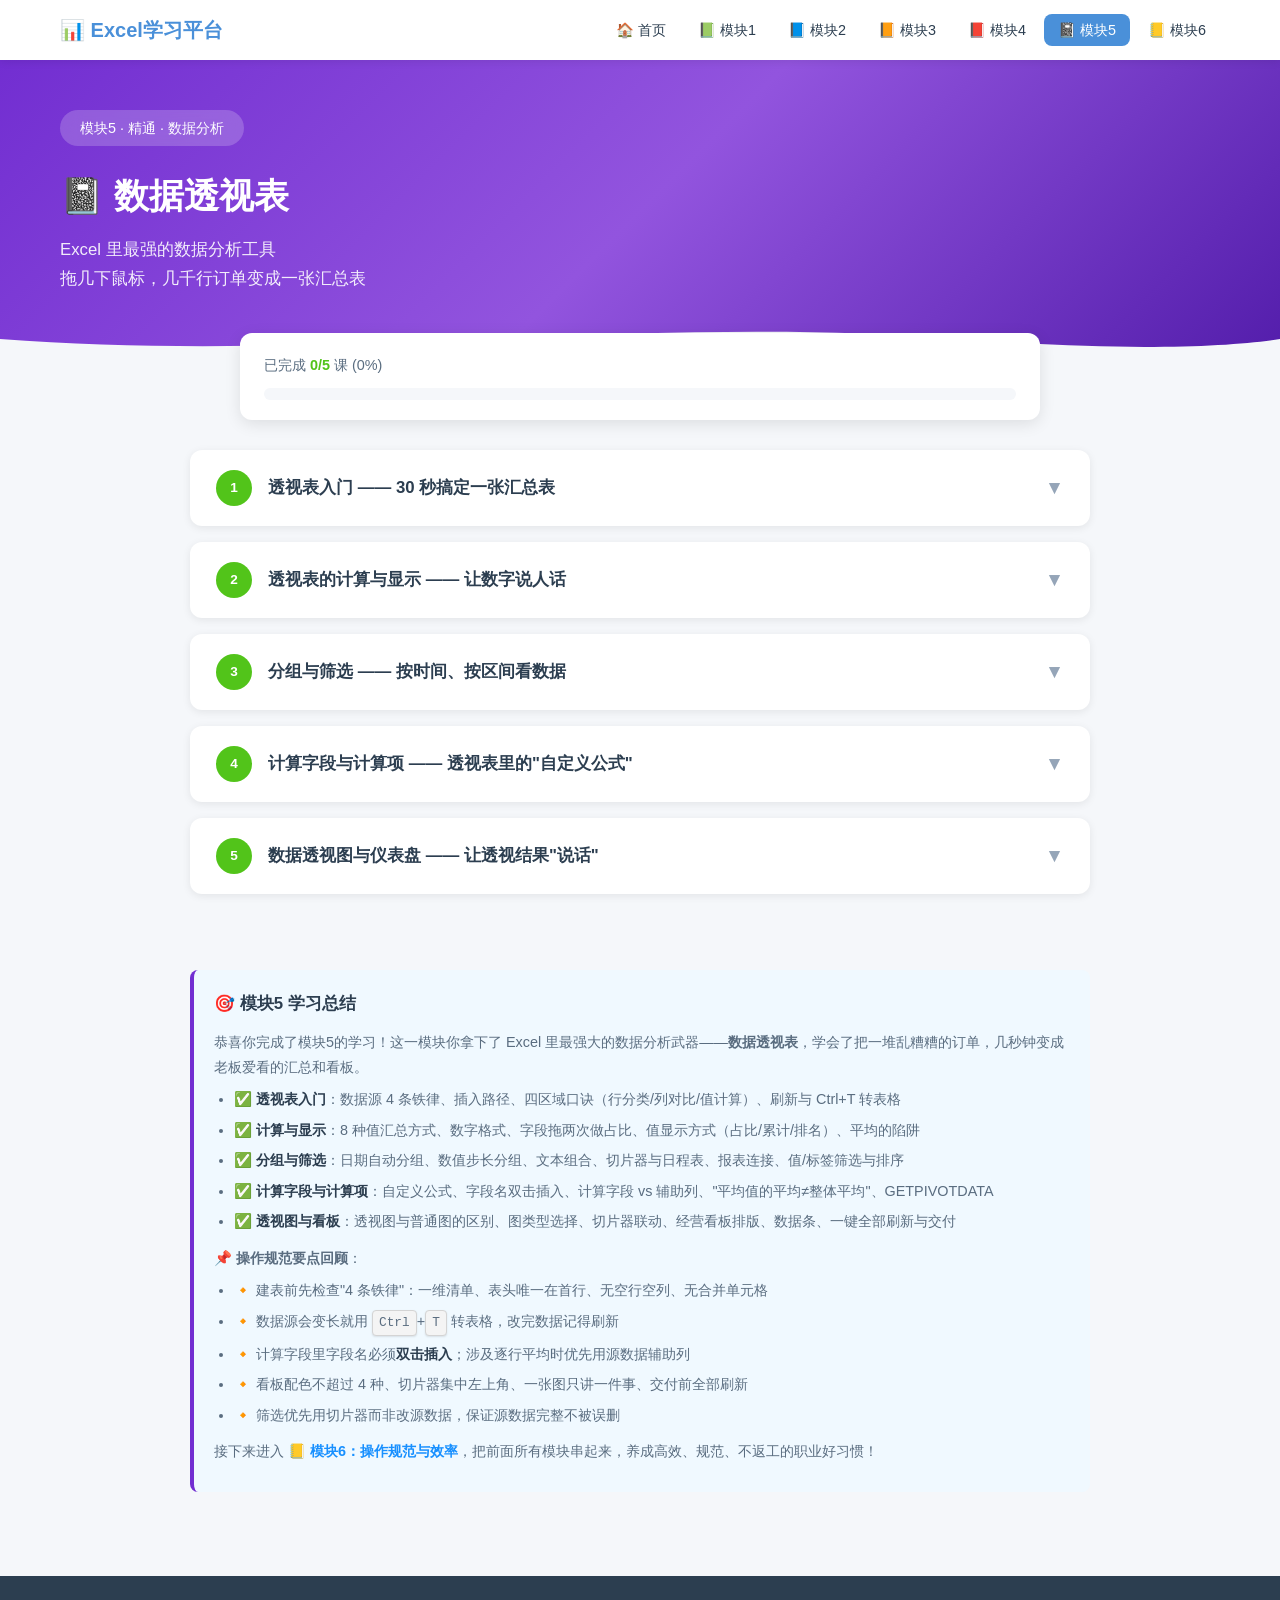
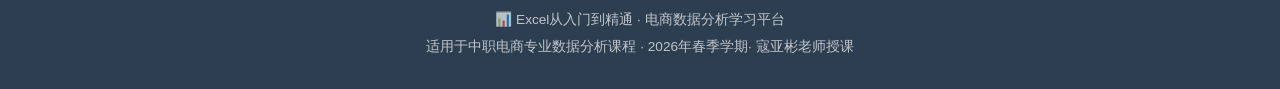
<file: module5.html>
<!DOCTYPE html>
<html lang="zh-CN">
<head>
    <meta charset="UTF-8">
    <meta name="viewport" content="width=device-width, initial-scale=1.0">
    <title>模块5：数据透视表 - Excel学习平台</title>
    <link rel="stylesheet" href="css/style.css">
    <link rel="icon" href="data:image/svg+xml,<svg xmlns=%22http://www.w3.org/2000/svg%22 viewBox=%220 0 100 100%22><text y=%22.9em%22 font-size=%2290%22>📊</text></svg>">
</head>
<body>

<!-- 导航栏 -->
<nav class="navbar">
    <div class="container nav-flex">
        <a href="index.html" class="logo">📊 Excel学习平台</a>
        <button class="menu-toggle" id="menuToggle" aria-label="菜单">☰</button>
        <ul class="nav-links" id="navLinks">
            <li><a href="index.html">🏠 首页</a></li>
            <li><a href="module1.html">📗 模块1</a></li>
            <li><a href="module2.html">📘 模块2</a></li>
            <li><a href="module3.html">📙 模块3</a></li>
            <li><a href="module4.html">📕 模块4</a></li>
            <li><a href="module5.html" class="active">📓 模块5</a></li>
            <li><a href="module6.html">📒 模块6</a></li>
        </ul>
    </div>
</nav>

<!-- 模块头部 -->
<header class="module-hero module-hero-purple">
    <div class="container" style="position:relative;z-index:1;">
        <div class="hero-badge">模块5 · 精通 · 数据分析</div>
        <h1>📓 数据透视表</h1>
        <p>Excel 里最强的数据分析工具<br>拖几下鼠标，几千行订单变成一张汇总表</p>
    </div>
    <div class="hero-wave">
        <svg viewBox="0 0 1440 120" preserveAspectRatio="none">
            <path d="M0,60 C360,120 720,0 1080,60 C1260,90 1380,80 1440,60 L1440,120 L0,120 Z" fill="var(--bg)"/>
        </svg>
    </div>
</header>

<!-- 学习进度 -->
<div class="container">
    <div class="module-progress">
        <div class="progress-text" id="progressText">加载中...</div>
        <div class="progress-bar-bg">
            <div class="progress-bar-fill" id="progressFill" style="width:0%" data-module="5" data-total="5"></div>
        </div>
    </div>
</div>

<!-- 课次内容 -->
<div class="container">
    <div class="lesson-list">

        <!-- ============================================
             课次 5-1：透视表入门
             ============================================ -->
        <div class="lesson-card" id="lesson-card-1">
            <div class="lesson-header" onclick="toggleLesson(1)">
                <div class="lesson-num">1</div>
                <h3>透视表入门 —— 30 秒搞定一张汇总表</h3>
                <span class="lesson-toggle">▼</span>
            </div>
            <div class="lesson-body" id="lesson-body-1">
                <div class="lesson-body-inner">

                    <!-- 知识讲解 -->
                    <div class="content-block block-knowledge">
                        <h4>📖 知识讲解</h4>
                        <p>想象一下：老板丢给你一份 <strong>5000 行的订单清单</strong>，问你"每个省份卖了多少钱？哪家店铺最赚钱？"。用 <code>SUMIF</code> 也能算，但要写好几个公式、还要手动拖、一改数据重算一遍……太累了！</p>
                        <p>这时候就要请出 Excel 的"数据分析大杀器"——<strong>数据透视表（PivotTable）</strong>。它专门用来对"清单式"数据做<strong>动态汇总</strong>：你把字段（列名）像搭积木一样拖到不同区域，Excel 立刻帮你算好。数据变了，点一下"刷新"就更新，<strong>不用写任何公式</strong>。</p>

                        <h5>🔹 数据源的 4 条铁律（建表前必看）</h5>
                        <div class="callout callout-danger">
                            <strong>透视表的"干净数据源"是成功的一半！</strong>以下 4 条哪条没满足，透视表都会"抽风"或算错：
                        </div>
                        <div class="concept-cards">
                            <div class="concept-card">
                                <h6>① 一维清单</h6>
                                <p>每一行是一条完整记录，每一列是一个字段。<strong>不要做"交叉表"</strong>（左边是商品、上面是月份那种二维表）</p>
                            </div>
                            <div class="concept-card">
                                <h6>② 表头唯一且在首行</h6>
                                <p>第一行是列名，<strong>不能重复、不能有合并</strong>。重复列名 Excel 会自动加 _2、_3</p>
                            </div>
                            <div class="concept-card">
                                <h6>③ 无空行空列</h6>
                                <p>数据中间不能有整行/整列的空白，否则 Excel 会误以为"数据到这里结束"</p>
                            </div>
                            <div class="concept-card">
                                <h6>④ 无合并单元格</h6>
                                <p>数据区<strong>绝对不要合并</strong>。同类别想分组，用透视表本身就行</p>
                            </div>
                        </div>

                        <h5>🔹 四个区域：行为分类、列为对比、值为计算</h5>
                        <p>建好透视表后，右侧会出现"字段列表"，里面有你的所有列名。把它们拖进下面的 4 个框，就完成了一张透视表：</p>
                        <div class="concept-cards">
                            <div class="concept-card">
                                <h6>🔍 筛选器（页字段）</h6>
                                <p>像"总开关"，先选好范围再汇总。例如只看"双11"期间、只看"广东"的数据</p>
                            </div>
                            <div class="concept-card">
                                <h6>📏 行</h6>
                                <p>按什么<strong>分组</strong>，通常是类别、店铺、省份等维度，纵向排列</p>
                            </div>
                            <div class="concept-card">
                                <h6>📐 列</h6>
                                <p>横向<strong>对比</strong>的维度，例如把各月份、各店铺摆成列</p>
                            </div>
                            <div class="concept-card">
                                <h6>🔢 值</h6>
                                <p>真正要<strong>计算</strong>的数字，如求和、计数、平均，是透视表的核心</p>
                            </div>
                        </div>

                        <div class="flow-row">
                            <div class="flow-node" style="border-color:var(--purple);">📦 类目 → 行</div>
                            <div class="flow-node" style="border-color:var(--orange);">🏪 店铺 → 列</div>
                            <div class="flow-node" style="border-color:var(--blue);">💰 订单金额 → 值(求和)</div>
                            <span class="flow-arrow">➜</span>
                            <div class="flow-node" style="border-color:var(--green);font-weight:700;">📊 自动汇总表</div>
                        </div>

                        <div class="callout callout-info">
                            <strong>口诀记住：行 = 分类，列 = 对比，值 = 计算。</strong> 行标签和列标签的本质都是"分组"——把相同的内容归到一起，再对每组的"值"做统计。
                        </div>

                        <h5>🔹 透视表长什么样？</h5>
                        <div class="demo-box">
                            <div class="demo-title">演示：按"类目"分行、按"店铺"分列，对"订单金额"求和</div>
                            <table class="excel-grid">
                                <tr>
                                    <th>求和项:订单金额</th>
                                    <th>京东自营店</th>
                                    <th>天猫旗舰店</th>
                                    <th>抖音小店</th>
                                    <th>总计</th>
                                </tr>
                                <tr>
                                    <td class="row-header">女装</td>
                                    <td>12,000</td><td>9,800</td><td>6,500</td><td>28,300</td>
                                </tr>
                                <tr>
                                    <td class="row-header">男装</td>
                                    <td>8,500</td><td>11,200</td><td>4,300</td><td>24,000</td>
                                </tr>
                                <tr>
                                    <td class="row-header">美妆</td>
                                    <td>5,400</td><td>7,600</td><td>9,100</td><td>22,100</td>
                                </tr>
                                <tr>
                                    <td class="row-header">总计</td>
                                    <td>25,900</td><td>28,600</td><td>19,900</td><td>74,400</td>
                                </tr>
                            </table>
                            <div class="demo-caption">↑ 行标签=类目，列标签=店铺，值=订单金额求和。改一个字段，整张表立刻重算。</div>
                        </div>

                        <h5>🔹 几个让老师省心的小技巧</h5>
                        <ul>
                            <li><strong>刷新数据</strong>：源数据改了，右键透视表 → <strong>刷新</strong>，或按 <kbd class="kbd">Alt</kbd>+<kbd class="kbd">F5</kbd>。多张表一起更新用"分析 → 全部刷新"</li>
                            <li><strong>数据源会变长？</strong>：先选中数据区按 <kbd class="kbd">Ctrl</kbd>+<kbd class="kbd">T</kbd> 转成"表格（Table）"，再建透视表，以后新增行会自动纳入统计</li>
                            <li><strong>经典布局</strong>：右键透视表 → "显示经典数据透视表布局"，字段列表变成拖放区域，老老师更习惯</li>
                            <li><strong>字段列表不见了？</strong>：点透视表任意位置 → 顶部出现"数据透视表分析"选项卡 → 最左"字段列表"按钮即可找回</li>
                        </ul>
                    </div>

                    <!-- 操作步骤 -->
                    <div class="content-block block-steps">
                        <h4>🔧 操作步骤：用订单明细建第一张透视表</h4>
                        <p>我们用下面的"电商订单明细"练习数据，做出"每个店铺、每个类目的销售金额汇总"。</p>
                        <div class="step-list">
                            <div class="step-item">
                                <div class="step-content">打开练习文件，<strong>单击数据区域内任意一个单元格</strong>（不用全选，Excel 会自动识别连续区域）</div>
                            </div>
                            <div class="step-item">
                                <div class="step-content">点顶部 <strong>插入</strong> 选项卡 → 左侧 <strong>数据透视表</strong> → 弹出创建对话框</div>
                            </div>
                            <div class="step-item">
                                <div class="step-content">确认"选择一个表或区域"已自动填好；下方<strong>选择放置位置</strong>：选"新工作表"（最常用、最干净），点确定</div>
                            </div>
                            <div class="step-item">
                                <div class="step-content">右侧出现<strong>数据透视表字段</strong>列表。把 <strong>店铺</strong> 拖到"列"区域，<strong>类目</strong> 拖到"行"区域，<strong>订单金额</strong> 拖到"值"区域</div>
                            </div>
                            <div class="step-item">
                                <div class="step-content">立刻看到一张"店铺×类目"的金额汇总表！"值"默认是<strong>求和</strong></div>
                            </div>
                            <div class="step-item">
                                <div class="step-content">想只看某省？把 <strong>省份</strong> 拖到"筛选器"，点下拉箭头选省份即可</div>
                            </div>
                            <div class="step-item">
                                <div class="step-content">源数据有变动？右键透视表 → <strong>刷新</strong>（或 <kbd class="kbd">Alt</kbd>+<kbd class="kbd">F5</kbd>）一键更新</div>
                            </div>
                            <div class="step-item">
                                <div class="step-content">想换布局？右键透视表 → <strong>显示经典数据透视表布局</strong>，回到熟悉的拖放框</div>
                            </div>
                        </div>
                        <div class="callout callout-info">
                            <strong>新工作表 vs 现有工作表：</strong>初学者一律选"新工作表"，干净、不会挡住源数据；等要把透视表和图表拼成"看板"时，才选"现有工作表"并指定位置。
                        </div>
                    </div>

                    <!-- 练习数据 -->
                    <div class="content-block block-practice">
                        <h4>📥 练习数据：电商订单明细</h4>
                        <p>一份干净的一维订单清单，共 60 行，字段含：订单号、订单日期、店铺、省份、类目、商品名称、数量、单价、订单金额、订单状态、客服。</p>
                        <div class="data-preview-wrap">
                            <table class="data-preview">
                                <thead>
                                    <tr><th>订单号</th><th>订单日期</th><th>店铺</th><th>省份</th><th>类目</th><th>商品名称</th><th>数量</th><th>单价</th><th>订单金额</th><th>订单状态</th><th>客服</th></tr>
                                </thead>
                                <tbody>
                                    <tr><td>D202510001</td><td>2025/1/1</td><td>天猫旗舰店</td><td>广东</td><td>女装</td><td>连衣裙</td><td>1</td><td>99</td><td>99</td><td>已付款</td><td>小美</td></tr>
                                    <tr><td>D202510002</td><td>2025/1/4</td><td>京东自营店</td><td>浙江</td><td>男装</td><td>手机壳</td><td>2</td><td>59</td><td>118</td><td>已发货</td><td>小强</td></tr>
                                    <tr><td>D202510003</td><td>2025/1/7</td><td>抖音小店</td><td>江苏</td><td>美妆</td><td>卫衣</td><td>3</td><td>39</td><td>117</td><td>已完成</td><td>阿杰</td></tr>
                                    <tr><td>D202510004</td><td>2025/1/10</td><td>拼多多专卖店</td><td>北京</td><td>数码</td><td>保温杯</td><td>4</td><td>19</td><td>76</td><td>退款中</td><td>丽丽</td></tr>
                                    <tr><td>D202510005</td><td>2025/1/13</td><td>天猫旗舰店</td><td>上海</td><td>家居</td><td>连衣裙</td><td>5</td><td>29</td><td>145</td><td>已付款</td><td>小美</td></tr>
                                </tbody>
                            </table>
                            <div class="data-more">显示前5条，共60条数据 ↓ 点击下载查看全部</div>
                        </div>
                        <button class="btn-download" onclick="downloadLesson5_1Data()">📥 下载电商订单明细 (CSV)</button>
                    </div>

                    <!-- 技巧提示 -->
                    <div class="content-block block-tips">
                        <h4>💡 技巧提示</h4>
                        <ul>
                            <li>建表前先按 <kbd class="kbd">Ctrl</kbd>+<kbd class="kbd">T</kbd> 把数据源转成"表格"，以后<strong>加行自动纳入</strong>透视范围</li>
                            <li>双击透视表里的一个<strong>汇总数字</strong>，Excel 会自动新建一张表，列出"这个数字是由哪些明细组成的"——查数神器</li>
                            <li>字段太多找不到？在字段列表搜索框输入关键字即可快速定位</li>
                            <li>值区域想换计算方法，右键数字 → <strong>值字段设置</strong>，下一课细讲</li>
                            <li><kbd class="kbd">Alt</kbd>+<kbd class="kbd">F5</kbd> 刷新当前透视表，<kbd class="kbd">Ctrl</kbd>+<kbd class="kbd">Alt</kbd>+<kbd class="kbd">F5</kbd> 全部刷新</li>
                        </ul>
                    </div>

                    <!-- 操作规范 -->
                    <div class="content-block block-norm">
                        <h4>📐 操作规范（养成好习惯）</h4>
                        <ul>
                            <li><strong>建表前先检查"4 条铁律"</strong>：一维清单、表头唯一在首行、无空行空列、无合并单元格</li>
                            <li><strong>源数据放单独工作表</strong>，透视表放新工作表，互不干扰，改源数据不会误删透视结果</li>
                            <li><strong>命名工作表</strong>：源数据叫"订单明细"，透视表叫"店铺类目汇总"，一眼看懂</li>
                            <li><strong>数据源会变长就用 Ctrl+T</strong>，避免每次手动改数据区域</li>
                            <li><strong>改完源数据记得刷新</strong>，否则透视表还是旧数字，最容易闹笑话</li>
                        </ul>
                    </div>

                    <!-- 常见错误 -->
                    <div class="content-block block-errors">
                        <h4>⚠️ 常见错误</h4>
                        <ul>
                            <li>❌ 拿"交叉表"（左边商品、上边月份）直接建透视表 → 透视表要的是<strong>一维清单</strong>，先把交叉表"逆透视"成清单</li>
                            <li>❌ 表头有合并单元格或重复名称 → Excel 自动加 _2 后缀，字段一多就乱套</li>
                            <li>❌ 数据中间有空行 → Excel 以为"数据到空行就结束了"，后面的行没被统计</li>
                            <li>❌ 源数据改了但忘记刷新 → 透视表显示旧数，汇报时当场翻车</li>
                            <li>❌ 把字段拖错区域（如把"订单金额"拖到行）→ 出现一堆重复数字而非汇总，检查口诀"行分类、列对比、值计算"</li>
                        </ul>
                    </div>

                    <!-- 练习任务 -->
                    <div class="content-block block-practice">
                        <h4>📥 练习任务</h4>
                        <ol>
                            <li>下载"电商订单明细"，用 <code>Ctrl+T</code> 把数据转成表格</li>
                            <li>插入数据透视表（新工作表），做出"<strong>行=类目，列=店铺，值=订单金额求和</strong>"的汇总</li>
                            <li>把"省份"拖到<strong>筛选器</strong>，分别查看"广东"和"浙江"的汇总</li>
                            <li>把"客服"拖到行区域，看看每位客服接了多少订单金额</li>
                            <li>修改源数据里某一行的订单金额，回到透视表<strong>刷新</strong>，确认数字更新了</li>
                            <li>尝试"显示经典数据透视表布局"，感受两种布局的区别</li>
                        </ol>
                    </div>

                    <!-- 挑战任务 -->
                    <div class="content-block block-challenge">
                        <h4>🏆 挑战任务（选做）</h4>
                        <ol>
                            <li>同时把"类目"和"店铺"都拖到<strong>行</strong>区域（嵌套分组），观察逐级展开/折叠的效果</li>
                            <li>用"订单状态"做筛选器，分别统计"已完成"和"退款中"的金额差异</li>
                            <li>把"数量"也加到值区域，做出"金额 + 数量"双指标汇总</li>
                            <li>研究右键透视表里的"<strong>数据透视表选项</strong>"，把"更新时自动调整列宽"关掉看看变化</li>
                        </ol>
                    </div>

                    <!-- 理论测试 -->
                    <div class="content-block block-knowledge">
                        <h4>📝 理论测试</h4>
                        <p>完成以下10道题，检验你对透视表入门的掌握：</p>
                        <div id="quiz-5-1"></div>
                    </div>

                </div>
            </div>
        </div>

        <!-- ============================================
             课次 5-2：透视表的计算与显示
             ============================================ -->
        <div class="lesson-card" id="lesson-card-2">
            <div class="lesson-header" onclick="toggleLesson(2)">
                <div class="lesson-num">2</div>
                <h3>透视表的计算与显示 —— 让数字说人话</h3>
                <span class="lesson-toggle">▼</span>
            </div>
            <div class="lesson-body" id="lesson-body-2">
                <div class="lesson-body-inner">

                    <!-- 知识讲解 -->
                    <div class="content-block block-knowledge">
                        <h4>📖 知识讲解</h4>
                        <p>上节课你做出了一张汇总表，但默认只是"求和"。现实中我们要的远不止求和：想知道<strong>平均客单价</strong>、<strong>各商品占比</strong>、<strong>每月累计</strong>……这些都在"值字段"里调。</p>

                        <h5>🔹 值字段设置：8 种汇总方式</h5>
                        <p>右键透视表里的任意汇总数字 → <strong>值字段设置</strong>，可以看到一堆计算方式：</p>
                        <div class="concept-cards">
                            <div class="concept-card">
                                <h6>➕ 求和</h6>
                                <p>默认方式，适合金额、数量等可累加的数值</p>
                            </div>
                            <div class="concept-card">
                                <h6>🔢 计数</h6>
                                <p>数"有多少条记录"。<strong>注意：当值是文本时会自动变计数</strong></p>
                            </div>
                            <div class="concept-card">
                                <h6>📊 平均值</h6>
                                <p>求每组的平均，如平均客单价、平均订单金额</p>
                            </div>
                            <div class="concept-card">
                                <h6>⬆️ 最大值 / ⬇️ 最小值</h6>
                                <p>找单笔最高/最低，比如最大订单金额</p>
                            </div>
                            <div class="concept-card">
                                <h6>✖️ 乘积</h6>
                                <p>把一组数相乘，特殊场景偶尔用</p>
                            </div>
                            <div class="concept-card">
                                <h6>🔢 数值计数</h6>
                                <p>只数"数字单元格"，忽略文本和空值</p>
                            </div>
                        </div>

                        <div class="callout callout-warn">
                            <strong>为什么有时默认是"计数"而不是"求和"？</strong> 因为那一列混入了文本或空单元格（比如订单金额里有"暂无"两个字），Excel 无法相加就只能计数。检查数据源是否<strong>全是数字</strong>。
                        </div>

                        <h5>🔹 数字格式：千分位、货币、百分比</h5>
                        <p>透视表算出来的数字默认是"常规"格式，一长串不好看。右键值 → <strong>值字段设置 → 数字格式</strong>（或直接右键 → 数字格式），设置：</p>
                        <ul>
                            <li><strong>千分位分隔符</strong>：12,345 比 12345 易读</li>
                            <li><strong>货币 ¥</strong>：金额类用 <code>¥#,##0.00</code></li>
                            <li><strong>两位小数</strong>：平均值、比率保留 2 位</li>
                            <li><strong>百分比</strong>：占比类用 <code>0.0%</code></li>
                        </ul>

                        <h5>🔹 一个字段拖两次：求和 + 占比</h5>
                        <p>想在同一张表里既看"金额"，又看"金额占比"？把 <strong>订单金额</strong> 拖进"值"区域两次：</p>
                        <ul>
                            <li>第一个保留"求和"</li>
                            <li>第二个右键 → 值字段设置 → <strong>值显示方式 → 占总计的百分比</strong></li>
                        </ul>
                        <div class="demo-box">
                            <div class="demo-title">同一张表：销售额求和 + 占总计百分比</div>
                            <table class="excel-grid">
                                <tr><th>行标签</th><th>求和项:销售额</th><th>占总计百分比</th></tr>
                                <tr><td class="row-header">女装</td><td>28,300</td><td>38.0%</td></tr>
                                <tr><td class="row-header">男装</td><td>24,000</td><td>32.3%</td></tr>
                                <tr><td class="row-header">美妆</td><td>22,100</td><td>29.7%</td></tr>
                                <tr><td class="row-header">总计</td><td>74,400</td><td>100.0%</td></tr>
                            </table>
                            <div class="demo-caption">↑ 同一个字段拖两次到"值"，第二份用"值显示方式"切换成占比。</div>
                        </div>

                        <h5>🔹 值显示方式（进阶但超实用）</h5>
                        <p>右键值 → 值字段设置 → <strong>值显示方式</strong>，能把"裸数字"变成"有含义的相对值"：</p>
                        <div class="compare-table">
                            <thead><tr><th>值显示方式</th><th>作用</th><th>电商例子</th></tr></thead>
                            <tbody>
                                <tr><td>占总计的百分比</td><td>占整体比例</td><td>女装占全店 38%</td></tr>
                                <tr><td>行汇总的百分比</td><td>在所在行内占比</td><td>某店内女装占该店比例</td></tr>
                                <tr><td>列汇总的百分比</td><td>在所在列内占比</td><td>某月占该列比例</td></tr>
                                <tr><td>差异</td><td>与基准项相减</td><td>本月比1月多卖多少</td></tr>
                                <tr><td>差异百分比</td><td>与基准项相比%</td><td>本月比1月增长 25%</td></tr>
                                <tr><td>按某一字段汇总的累计值</td><td>逐月累加</td><td>1~12月累计销售额</td></tr>
                                <tr><td>排名</td><td>降序名次</td><td>各店铺销售额排名第几</td></tr>
                            </tbody>
                        </div>

                        <h5>🔹 多值字段的排列 & 分类汇总</h5>
                        <p>当"值"区域有多个字段时，可在<strong>值字段设置 → 布局与打印</strong>里选：</p>
                        <ul>
                            <li><strong>表格形式显示</strong>：每个值字段占一列（最常用、最清晰）</li>
                            <li><strong>大纲形式 / 压缩形式</strong>：值字段叠在一起</li>
                        </ul>
                        <p>行/列标签上方默认有<strong>分类汇总（小计）</strong>。不需要时：右键标签 → <strong>取消显示分类汇总</strong>；在"设计"选项卡也能整体开关。列宽可用 <strong>开始 → 格式 → 自动调整列宽</strong> 一键适配。</p>

                        <div class="callout callout-danger">
                            <strong>经典陷阱："算完之后再平均" ≠ "先平均再汇总"！</strong> 比如先算出各店的"平均客单价"，再把几家店的平均客单价<strong>取平均</strong>，结果和"全店总销售额÷总订单数"完全不同（因为各店订单量不同）。正确做法：用<strong>平均值</strong>汇总方式，或直接用"总销售额/总订单数"。
                        </div>
                    </div>

                    <!-- 操作步骤 -->
                    <div class="content-block block-steps">
                        <h4>🔧 操作步骤：算占比、累计、排名</h4>
                        <p>用"店铺商品销售明细"做出带"占比、累计、排名"的分析表。</p>
                        <div class="step-list">
                            <div class="step-item">
                                <div class="step-content">打开数据，插入透视表（新工作表），把 <strong>商品</strong> 拖到行，<strong>销售额</strong> 拖到值</div>
                            </div>
                            <div class="step-item">
                                <div class="step-content">把 <strong>销售额</strong> 再拖一次到值区域 → 现在值区有两个"求和项:销售额"</div>
                            </div>
                            <div class="step-item">
                                <div class="step-content">右键第二个销售额 → 值字段设置 → <strong>值显示方式 → 占总计的百分比</strong>，改名为"占比"</div>
                            </div>
                            <div class="step-item">
                                <div class="step-content">选中第一个销售额 → 值字段设置 → <strong>数字格式 → 货币 ¥</strong>，加千分位、2 位小数</div>
                            </div>
                            <div class="step-item">
                                <div class="step-content">做<strong>累计</strong>：再拖一次销售额到值，值显示方式选 <strong>"按某一字段汇总的累计值"（按月份）</strong></div>
                            </div>
                            <div class="step-item">
                                <div class="step-content">做<strong>排名</strong>：再拖一次销售额到值，值显示方式选 <strong>"排名"</strong>（降序）</div>
                            </div>
                            <div class="step-item">
                                <div class="step-content">右键任意销售额 → 值字段设置 → <strong>布局与打印 → 表格形式显示</strong>，让多个指标各占一列</div>
                            </div>
                            <div class="step-item">
                                <div class="step-content">点 <strong>开始 → 格式 → 自动调整列宽</strong>，让所有列整齐显示</div>
                            </div>
                        </div>
                    </div>

                    <!-- 练习数据 -->
                    <div class="content-block block-practice">
                        <h4>📥 练习数据：店铺商品销售明细</h4>
                        <p>含店铺、品类、商品、月份、销量、销售额、成本额，共 50 行，非常适合练占比、累计、排名。</p>
                        <div class="data-preview-wrap">
                            <table class="data-preview">
                                <thead>
                                    <tr><th>店铺</th><th>品类</th><th>商品</th><th>月份</th><th>销量</th><th>销售额</th><th>成本额</th></tr>
                                </thead>
                                <tbody>
                                    <tr><td>天猫旗舰店</td><td>女装</td><td>连衣裙</td><td>1</td><td>1</td><td>99</td><td>59</td></tr>
                                    <tr><td>京东自营店</td><td>男装</td><td>面膜</td><td>2</td><td>2</td><td>38</td><td>23</td></tr>
                                    <tr><td>抖音小店</td><td>美妆</td><td>抱枕</td><td>3</td><td>3</td><td>387</td><td>232</td></tr>
                                    <tr><td>天猫旗舰店</td><td>数码</td><td>卫衣</td><td>4</td><td>4</td><td>100</td><td>60</td></tr>
                                    <tr><td>京东自营店</td><td>家居</td><td>充电宝</td><td>5</td><td>5</td><td>195</td><td>117</td></tr>
                                </tbody>
                            </table>
                            <div class="data-more">显示前5条，共50条数据 ↓ 点击下载查看全部</div>
                        </div>
                        <button class="btn-download" onclick="downloadLesson5_2Data()">📥 下载店铺商品销售明细 (CSV)</button>
                    </div>

                    <!-- 技巧提示 -->
                    <div class="content-block block-tips">
                        <h4>💡 技巧提示</h4>
                        <ul>
                            <li>值区域可放<strong>同一个字段多次</strong>，分别设不同"值显示方式"，一张表同时看求和/占比/排名</li>
                            <li>右键值 → <strong>值字段设置 → 数字格式</strong>，透视表刷新后<strong>格式会保留</strong>，不用重设</li>
                            <li>想快速把占比变成"行内占比"？值显示方式选 <strong>"行汇总的百分比"</strong> 即可</li>
                            <li>不需要分类汇总时，点 <strong>设计 → 分类汇总 → 不显示分类汇总</strong>，表格更清爽</li>
                            <li>双击汇总数字可"下钻"看明细，是核对数据的好办法</li>
                        </ul>
                    </div>

                    <!-- 操作规范 -->
                    <div class="content-block block-norm">
                        <h4>📐 操作规范（养成好习惯）</h4>
                        <ul>
                            <li><strong>金额必设货币/千分位格式</strong>，汇报时领导一眼能看懂</li>
                            <li><strong>占比、比率用百分比格式</strong>，不要手写成"38%"字符串（那是文本，不能计算）</li>
                            <li><strong>多指标用"表格形式显示"</strong>，每列一个指标，避免叠在一起看错</li>
                            <li><strong>列名要改得人话</strong>：把"求和项:销售额"重命名为"销售额"，把"求和项:销售额2"改成"占比"</li>
                            <li><strong>平均要谨慎</strong>：涉及加权平均时，用"总÷总"而非"平均的平均"</li>
                        </ul>
                    </div>

                    <!-- 常见错误 -->
                    <div class="content-block block-errors">
                        <h4>⚠️ 常见错误</h4>
                        <ul>
                            <li>❌ 值是文本导致<strong>默认变成计数</strong> → 检查源数据该列是否混入了文字或空值</li>
                            <li>❌ 把占比结果<strong>再求平均</strong>当整体占比 → 占比是相对值，不能直接平均，应用"总÷总"</li>
                            <li>❌ 改了数字格式但<strong>刷新后消失</strong> → 应在"值字段设置"里设格式，而非直接设单元格格式</li>
                            <li>❌ 多值字段<strong>叠在一起看串行</strong> → 改"表格形式显示"让每列独立</li>
                            <li>❌ 忘了"差异/排名"要选<strong>基准字段和基准项</strong> → 不设置基准项会算不出正确结果</li>
                        </ul>
                    </div>

                    <!-- 练习任务 -->
                    <div class="content-block block-practice">
                        <h4>📥 练习任务</h4>
                        <ol>
                            <li>用"店铺商品销售明细"建透视表：<strong>行=商品，值=销售额（求和）</strong></li>
                            <li>把销售额拖两次，第二份设为 <strong>占总计百分比</strong>，并改名为"占比"</li>
                            <li>给销售额设置 <strong>货币 ¥ + 千分位 + 2 位小数</strong> 格式</li>
                            <li>增加"按月份累计值"和"排名"两个值字段</li>
                            <li>切换为 <strong>表格形式显示</strong>，并自动调整列宽</li>
                            <li>把"品类"加到行区域做嵌套，观察分类汇总（小计）的出现</li>
                        </ol>
                    </div>

                    <!-- 挑战任务 -->
                    <div class="content-block block-challenge">
                        <h4>🏆 挑战任务（选做）</h4>
                        <ol>
                            <li>用"销售额 - 成本额"算出毛利额，并做<strong>毛利率（值显示方式=列汇总的百分比不行，需用计算字段，下节课学）</strong>的近似展示</li>
                            <li>对"销量"用<strong>平均值</strong>汇总，体会"平均销量"和"总销量÷记录数"的一致性</li>
                            <li>尝试"值显示方式 → 差异百分比（与上一月）"，看每月增长率</li>
                            <li>把分类汇总改成<strong>在组底部显示</strong>，对比默认在顶部显示的区别</li>
                        </ol>
                    </div>

                    <!-- 理论测试 -->
                    <div class="content-block block-knowledge">
                        <h4>📝 理论测试</h4>
                        <p>完成以下10道题，检验你对计算与显示的掌握：</p>
                        <div id="quiz-5-2"></div>
                    </div>

                </div>
            </div>
        </div>

        <!-- ============================================
             课次 5-3：分组与筛选
             ============================================ -->
        <div class="lesson-card" id="lesson-card-3">
            <div class="lesson-header" onclick="toggleLesson(3)">
                <div class="lesson-num">3</div>
                <h3>分组与筛选 —— 按时间、按区间看数据</h3>
                <span class="lesson-toggle">▼</span>
            </div>
            <div class="lesson-body" id="lesson-body-3">
                <div class="lesson-body-inner">

                    <!-- 知识讲解 -->
                    <div class="content-block block-knowledge">
                        <h4>📖 知识讲解</h4>
                        <p>透视表最厉害的地方之一，就是能<strong>自动把数据"分组"</strong>。你不用在源数据里手动加"季度""档次"列，透视表自己就能把日期按月、把金额按 500 元一档归类。</p>

                        <h5>🔹 日期自动分组（年 / 季 / 月 / 日）</h5>
                        <p>当行或列里放的是<strong>真正的日期</strong>字段时，右键该标签 → <strong>组合</strong>（或"创建组"），Excel 会自动拆成 年、季度、月，甚至日。想取消？右键 → <strong>取消组合</strong> 即可。</p>
                        <div class="callout callout-info">
                            注意：只有字段本身是"日期格式"才能自动分组。如果你的"订单日期"是文本（如"2025年3月"），要先转成真正的日期，否则右键没有"组合"选项。
                        </div>

                        <h5>🔹 数值分组（按步长分段）</h5>
                        <p>把<strong>数字型</strong>字段（如销售额、年龄）拖到行，右键 → <strong>组合</strong>，设置"起始值 / 终止值 / 步长"：</p>
                        <ul>
                            <li>销售额：<strong>每 500 元一档</strong> → 步长填 500</li>
                            <li>年龄：<strong>每 10 岁一档</strong> → 步长填 10</li>
                        </ul>

                        <h5>🔹 文本手动组合（多选分组）</h5>
                        <p>选中两个及以上<strong>文本标签</strong>（按住 <kbd class="kbd">Ctrl</kbd> 多选），右键 → <strong>组合</strong>，可以把"广东、浙江、江苏"合并成"华东区"一组。</p>

                        <h5>🔹 报表筛选器（页字段）</h5>
                        <p>把字段拖到"筛选器"区域，透视表顶部出现下拉框，选一个值就只看这一类，比如只看"省份=广东"。</p>

                        <h5>🔹 切片器 & 日程表（最直观的筛选）</h5>
                        <div class="concept-cards">
                            <div class="concept-card">
                                <h6>🔪 切片器</h6>
                                <p>"分析"选项卡 → <strong>插入切片器</strong>，点一下按钮就筛选，比下拉框直观 10 倍</p>
                            </div>
                            <div class="concept-card">
                                <h6>🗓️ 日程表 / 时间线</h6>
                                <p>专门给<strong>日期</strong>用的滑块，按季度、月、日拖动筛选</p>
                            </div>
                            <div class="concept-card">
                                <h6>🔗 报表连接</h6>
                                <p>一个切片器<strong>同时控制多张透视表</strong>：右键切片器 → 报表连接 → 勾选要联动的表</p>
                            </div>
                        </div>

                        <h5>🔹 值筛选 / 标签筛选 / 排序</h5>
                        <ul>
                            <li><strong>值筛选</strong>：按计算结果筛，如 <strong>前 10 项</strong>、<strong>前 10%</strong>、<strong>大于平均值</strong></li>
                            <li><strong>标签筛选</strong>：按文字筛，支持 <strong>包含 / 开头是 / 通配符 *</strong>（如"华东*"）</li>
                            <li><strong>排序</strong>：按值大小（销售额从高到低）或按标签（A~Z）。右键标签 → 排序</li>
                        </ul>

                        <div class="callout callout-info">
                            <strong>在透视表上筛选 vs 在源数据上筛选？</strong> 源数据筛选会"藏起"行、可能误删；透视表筛选只影响汇总视图，<strong>源数据原封不动</strong>，更安全、更灵活。
                        </div>
                    </div>

                    <!-- 操作步骤 -->
                    <div class="content-block block-steps">
                        <h4>🔧 操作步骤：按季度、按月份分组 + 切片器</h4>
                        <p>用"多月份订单汇总数据"做出按季度汇总，并加一个店铺切片器。</p>
                        <div class="step-list">
                            <div class="step-item">
                                <div class="step-content">打开数据（订单日期是真正的日期），建透视表：<strong>行=订单日期，值=销售额求和</strong></div>
                            </div>
                            <div class="step-item">
                                <div class="step-content">右键行区的日期 → <strong>组合</strong> → 勾选"年、季度、月" → 确定，瞬间变成"年→季→月"三级分组</div>
                            </div>
                            <div class="step-item">
                                <div class="step-content">把 <strong>店铺</strong> 拖到列区域，形成"各店铺各月"的矩阵</div>
                            </div>
                            <div class="step-item">
                                <div class="step-content">点透视表任意位置 → <strong>分析 → 插入切片器</strong> → 勾选"省份" → 确定</div>
                            </div>
                            <div class="step-item">
                                <div class="step-item" style="padding-left:0;">
                                    <div class="step-content">点切片器里的"广东"，整张表只显示广东的数据</div>
                                </div>
                            </div>
                            <div class="step-item">
                                <div class="step-content">再插入 <strong>日程表（时间线）</strong>，拖动滑块只看 Q2（第二季度）</div>
                            </div>
                            <div class="step-item">
                                <div class="step-content">右键"销售额"标签 → <strong>值筛选 → 前 10 项</strong>，只看销售额最高的 10 个月</div>
                            </div>
                            <div class="step-item">
                                <div class="step-content">想取消分组？右键日期组 → <strong>取消组合</strong> 回到原始日期</div>
                            </div>
                        </div>
                    </div>

                    <!-- 练习数据 -->
                    <div class="content-block block-practice">
                        <h4>📥 练习数据：多月份订单汇总数据</h4>
                        <p>订单日期分布在 2025 全年 12 个月，含店铺、品类、省份、销售额、订单数，共 70 行，专门用于按季度、按月分组练习。</p>
                        <div class="data-preview-wrap">
                            <table class="data-preview">
                                <thead>
                                    <tr><th>订单日期</th><th>店铺</th><th>品类</th><th>省份</th><th>销售额</th><th>订单数</th></tr>
                                </thead>
                                <tbody>
                                    <tr><td>2025/1/1</td><td>天猫旗舰店</td><td>女装</td><td>广东</td><td>1200</td><td>1</td></tr>
                                    <tr><td>2025/1/6</td><td>京东自营店</td><td>男装</td><td>浙江</td><td>2300</td><td>2</td></tr>
                                    <tr><td>2025/1/11</td><td>抖音小店</td><td>美妆</td><td>江苏</td><td>1800</td><td>3</td></tr>
                                    <tr><td>2025/1/16</td><td>拼多多专卖店</td><td>数码</td><td>北京</td><td>3500</td><td>4</td></tr>
                                    <tr><td>2025/1/21</td><td>天猫旗舰店</td><td>家居</td><td>上海</td><td>900</td><td>5</td></tr>
                                </tbody>
                            </table>
                            <div class="data-more">显示前5条，共70条数据 ↓ 点击下载查看全部</div>
                        </div>
                        <button class="btn-download" onclick="downloadLesson5_3Data()">📥 下载多月份订单汇总数据 (CSV)</button>
                    </div>

                    <!-- 技巧提示 -->
                    <div class="content-block block-tips">
                        <h4>💡 技巧提示</h4>
                        <ul>
                            <li>切片器样式可美化：右键切片器 → <strong>切片器设置</strong>，改列数、配色，让看板更专业</li>
                            <li>一个切片器控制多张表：右键切片器 → <strong>报表连接</strong> → 勾选其他透视表</li>
                            <li>多个切片器可以 <strong>Alt 多选</strong>，组合筛选（如"广东 + 女装"）</li>
                            <li>日期分组后，点行标签前的 <strong>+ / -</strong> 可展开收起层级，汇报时点几下很帅</li>
                            <li>标签筛选用通配符 <strong>*</strong> 很方便，如"*东"能匹配"广东、山东"</li>
                        </ul>
                    </div>

                    <!-- 操作规范 -->
                    <div class="content-block block-norm">
                        <h4>📐 操作规范（养成好习惯）</h4>
                        <ul>
                            <li><strong>源数据的日期必须是真日期</strong>，否则无法分组，录入时就用标准日期格式</li>
                            <li><strong>筛选优先用切片器/日程表</strong>，别去动源数据的自动筛选，避免误删行</li>
                            <li><strong>多表联动用报表连接</strong>，保证老板点一个按钮所有图一起变</li>
                            <li><strong>分组命名清晰</strong>：季度组叫"Q1~Q4"，金额档叫"0-500、500-1000"，一眼看懂</li>
                            <li><strong>汇报前复位筛选</strong>：交出去的表记得把切片器回到"全部"，不然别人看到的是筛选后的局部</li>
                        </ul>
                    </div>

                    <!-- 常见错误 -->
                    <div class="content-block block-errors">
                        <h4>⚠️ 常见错误</h4>
                        <ul>
                            <li>❌ 右键日期没有"组合"选项 → 该列是<strong>文本不是日期</strong>，先转成真正日期格式</li>
                            <li>❌ 数值分组步长填错 → 步长 500 表示每 500 一档，填成 5000 就只分两档</li>
                            <li>❌ 切片器只能控制一张表 → 忘了设置 <strong>报表连接</strong>，其他表不联动</li>
                            <li>❌ 在源数据上筛选后误删行 → 筛选应在透视表端做，源数据保持完整</li>
                            <li>❌ 前 10% 和前 10 项混淆 → "前 10 项"是 10 行，"前 10%"是总量的 10% 行数</li>
                        </ul>
                    </div>

                    <!-- 练习任务 -->
                    <div class="content-block block-practice">
                        <h4>📥 练习任务</h4>
                        <ol>
                            <li>用数据建透视表：<strong>行=订单日期，值=销售额求和</strong></li>
                            <li>对日期<strong>组合</strong>成"年→季→月"三级分组</li>
                            <li>把"店铺"拖到列，形成店铺×月份的矩阵</li>
                            <li>插入 <strong>省份切片器</strong>，分别点"广东""浙江"观察变化</li>
                            <li>插入 <strong>日程表</strong>，只保留第二季度数据</li>
                            <li>对销售额做 <strong>值筛选 → 前 10 项</strong>，找出最旺的 10 个月</li>
                        </ol>
                    </div>

                    <!-- 挑战任务 -->
                    <div class="content-block block-challenge">
                        <h4>🏆 挑战任务（选做）</h4>
                        <ol>
                            <li>把"销售额"字段用<strong>数值分组</strong>，按每 1000 元一档，看各档订单分布</li>
                            <li>把"广东、浙江、江苏"用 <strong>文本组合</strong> 成"华东区"一组</li>
                            <li>设置<strong>报表连接</strong>，让一个切片器同时控制"按店铺"和"按品类"两张透视表</li>
                            <li>用<strong>标签筛选 → 开头是"女"</strong>，只看女装相关品类的汇总</li>
                        </ol>
                    </div>

                    <!-- 理论测试 -->
                    <div class="content-block block-knowledge">
                        <h4>📝 理论测试</h4>
                        <p>完成以下10道题，检验你对分组与筛选的掌握：</p>
                        <div id="quiz-5-3"></div>
                    </div>

                </div>
            </div>
        </div>

        <!-- ============================================
             课次 5-4：计算字段与计算项
             ============================================ -->
        <div class="lesson-card" id="lesson-card-4">
            <div class="lesson-header" onclick="toggleLesson(4)">
                <div class="lesson-num">4</div>
                <h3>计算字段与计算项 —— 透视表里的"自定义公式"</h3>
                <span class="lesson-toggle">▼</span>
            </div>
            <div class="lesson-body" id="lesson-body-4">
                <div class="lesson-body-inner">

                    <!-- 知识讲解 -->
                    <div class="content-block block-knowledge">
                        <h4>📖 知识讲解</h4>
                        <p>有时候"值"区域只有原始字段还不够，你想算 <strong>客单价 = 销售额 ÷ 订单数</strong>、<strong>毛利额 = 销售额 - 成本</strong>。这时不用回头改源数据，直接在透视表里加"计算字段"就行。</p>

                        <h5>🔹 计算字段（整个字段的自定义公式）</h5>
                        <p>点透视表 → <strong>分析 → 字段、项目和集 → 计算字段</strong>，在公式框里写：</p>
                        <div class="formula-line">
                            <span class="fn">客单价</span> = <span class="arg">销售额</span> / <span class="arg">订单数</span>
                        </div>
                        <div class="formula-line">
                            <span class="fn">毛利额</span> = <span class="arg">销售额</span> - <span class="arg">成本</span>
                        </div>
                        <div class="formula-line">
                            <span class="fn">毛利率</span> = <span class="arg">毛利额</span> / <span class="arg">销售额</span>
                        </div>
                        <div class="callout callout-warn">
                            <strong>关键操作：</strong>公式里的字段名<strong>必须从下方"字段"列表双击插入</strong>，不要手打！手打容易拼错或多了空格，Excel 会当成普通文字而非字段。
                        </div>

                        <h5>🔹 计算项（同一字段内的比较）</h5>
                        <p>计算<strong>项</strong>是在"某个字段内部"新建一项。比如字段"区域"里有华东、华南，想算 <strong>华南 - 华东</strong> 的差距：</p>
                        <ul>
                            <li>选中行/列标签里的某个字段项 → <strong>分析 → 字段、项目和集 → 计算项</strong></li>
                            <li>名称填"华南减华东"，公式：<code>华南 - 华东</code></li>
                        </ul>

                        <h5>🔹 计算字段 vs 在源数据加列（怎么选？）</h5>
                        <div class="compare-table">
                            <thead><tr><th>方式</th><th>优点</th><th>缺点 / 注意</th></tr></thead>
                            <tbody>
                                <tr><td>计算字段</td><td>不改源数据，随透视表刷新自动更新</td><td>占用资源；<strong>不能按类别单独计算</strong>；是"先汇总再计算"</td></tr>
                                <tr><td>源数据加辅助列</td><td>逐行计算，结果最准确</td><td>要改源数据，数据变长要重新拉公式</td></tr>
                            </tbody>
                        </div>

                        <div class="callout callout-danger">
                            <strong>⚠️ 经典大坑："平均值的平均 ≠ 整体平均"！</strong><br>
                            计算字段是对<strong>已汇总后的数字</strong>再套公式。例如"毛利率"如果写 <code>毛利额/销售额</code>，Excel 会先对各组求和再相除——这通常是对的。但如果你想要"先算每行毛利率再平均"，计算字段<strong>做不到</strong>（它不会回到逐行）。正确做法：要么用<strong>平均值</strong>汇总方式，要么在源数据加"毛利率"辅助列再透视。
                        </div>

                        <h5>🔹 GETPIVOTDATA：引用透视结果</h5>
                        <p>在透视表外写公式引用透视结果时，Excel 会自动生成 <code>=GETPIVOTDATA("销售额",$A$3,"店铺","天猫旗舰店")</code>。好处是<strong>结构稳定</strong>，透视表刷新、重排后引用仍有效。想关掉自动生成：<strong>分析 → 选项（下拉）→ 生成 GetPivotData → 取消勾选</strong>。</p>

                        <h5>🔹 计算项的常见报错与顺序</h5>
                        <ul>
                            <li><strong>"无法在透视表外使用"</strong>：计算项只能在透视表内的字段上建，不能在普通区域</li>
                            <li><strong>顺序问题</strong>：计算项公式里引用的项，必须<strong>已经存在于字段中</strong>，否则报"找不到字段"</li>
                            <li>计算项会<strong>参与分类汇总</strong>，可能让小计变大，注意检查</li>
                        </ul>
                    </div>

                    <!-- 操作步骤 -->
                    <div class="content-block block-steps">
                        <h4>🔧 操作步骤：加"客单价、毛利额、毛利率"计算字段</h4>
                        <p>用"门店经营数据"做出带自定义指标的门店分析。</p>
                        <div class="step-list">
                            <div class="step-item">
                                <div class="step-content">打开数据，建透视表：<strong>行=门店，值=销售额、成本、订单数（均求和）</strong></div>
                            </div>
                            <div class="step-item">
                                <div class="step-content">点透视表 → <strong>分析 → 字段、项目和集 → 计算字段</strong></div>
                            </div>
                            <div class="step-item">
                                <div class="step-content">名称填"客单价"，在公式框先输 <code>=</code>，<strong>双击字段列表里的"销售额"</strong>，输 <code>/</code>，再双击"订单数" → 确定</div>
                            </div>
                            <div class="step-item">
                                <div class="step-content">再建计算字段"毛利额" = <strong>销售额 - 成本</strong>（字段都双击插入）</div>
                            </div>
                            <div class="step-item">
                                <div class="step-content">再建计算字段"毛利率" = <strong>毛利额 / 销售额</strong>，设数字格式为百分比</div>
                            </div>
                            <div class="step-item">
                                <div class="step-content">观察：透视表自动多出三列自定义指标，且随源数据刷新自动更新</div>
                            </div>
                            <div class="step-item">
                                <div class="step-content">想关掉 GetPivotData：<strong>分析 → 选项下拉 → 生成 GetPivotData 取消勾选</strong></div>
                            </div>
                        </div>
                    </div>

                    <!-- 练习数据 -->
                    <div class="content-block block-practice">
                        <h4>📥 练习数据：门店经营数据</h4>
                        <p>含门店、城市、月份、销售额、成本、订单数、退货额，共 60 行，适合练客单价、毛利、计算项。</p>
                        <div class="data-preview-wrap">
                            <table class="data-preview">
                                <thead>
                                    <tr><th>门店</th><th>城市</th><th>月份</th><th>销售额</th><th>成本</th><th>订单数</th><th>退货额</th></tr>
                                </thead>
                                <tbody>
                                    <tr><td>旗舰体验店</td><td>杭州</td><td>1</td><td>12000</td><td>6600</td><td>5</td><td>360</td></tr>
                                    <tr><td>社区便利店</td><td>成都</td><td>2</td><td>18000</td><td>9900</td><td>6</td><td>540</td></tr>
                                    <tr><td>校园店</td><td>武汉</td><td>3</td><td>9500</td><td>5225</td><td>7</td><td>285</td></tr>
                                    <tr><td>商圈店</td><td>西安</td><td>4</td><td>22000</td><td>12100</td><td>8</td><td>660</td></tr>
                                    <tr><td>仓储会员店</td><td>南京</td><td>5</td><td>15000</td><td>8250</td><td>9</td><td>450</td></tr>
                                </tbody>
                            </table>
                            <div class="data-more">显示前5条，共60条数据 ↓ 点击下载查看全部</div>
                        </div>
                        <button class="btn-download" onclick="downloadLesson5_4Data()">📥 下载门店经营数据 (CSV)</button>
                    </div>

                    <!-- 技巧提示 -->
                    <div class="content-block block-tips">
                        <h4>💡 技巧提示</h4>
                        <ul>
                            <li>计算字段公式里的字段<strong>必须双击插入</strong>，手打极易出错</li>
                            <li>计算字段也能设 <strong>数字格式</strong>（如毛利率设百分比），右键值 → 数字格式</li>
                            <li>想删除计算字段：<strong>分析 → 字段、项目和集 → 计算字段</strong> → 下拉选它 → 删除</li>
                            <li>需要"逐行平均"时，与其用计算字段，不如<strong>先在源数据加辅助列</strong>再透视</li>
                            <li>GETPIVOTDATA 引用稳定，做<strong>看板外的汇总公式</strong>时建议保留</li>
                        </ul>
                    </div>

                    <!-- 操作规范 -->
                    <div class="content-block block-norm">
                        <h4>📐 操作规范（养成好习惯）</h4>
                        <ul>
                            <li><strong>字段名从列表双击插入</strong>，杜绝手打拼错</li>
                            <li><strong>涉及"先逐行后汇总"的指标</strong>（如平均毛利率）优先用源数据辅助列</li>
                            <li><strong>计算字段命名带单位</strong>：如"客单价(元)""毛利率(%)"，别人一看就懂</li>
                            <li><strong>计算项会进小计</strong>，汇报前确认分类汇总是否要包含它</li>
                            <li><strong>改动计算字段后刷新</strong>，确保整张表同步更新</li>
                        </ul>
                    </div>

                    <!-- 常见错误 -->
                    <div class="content-block block-errors">
                        <h4>⚠️ 常见错误</h4>
                        <ul>
                            <li>❌ 手打字段名导致 <strong>"字段名无效"</strong> → 一定双击插入字段</li>
                            <li>❌ 用计算字段算"平均毛利率"得到错误值 → 它先汇总再除，不是逐行平均，应加辅助列</li>
                            <li>❌ 计算项报"找不到字段" → 公式引用的项<strong>尚未存在于字段中</strong>，先确认项名</li>
                            <li>❌ 在透视表<strong>外</strong>建计算项 → 计算项只能建在透视表内的字段上</li>
                            <li>❌ 计算字段参与分类汇总数值翻倍 → 检查是否被重复计入小计</li>
                        </ul>
                    </div>

                    <!-- 练习任务 -->
                    <div class="content-block block-practice">
                        <h4>📥 练习任务</h4>
                        <ol>
                            <li>用"门店经营数据"建透视表：<strong>行=门店，值=销售额、成本、订单数</strong></li>
                            <li>加计算字段 <strong>客单价 = 销售额 / 订单数</strong></li>
                            <li>加计算字段 <strong>毛利额 = 销售额 - 成本</strong></li>
                            <li>加计算字段 <strong>毛利率 = 毛利额 / 销售额</strong>，设百分比格式</li>
                            <li>理解并验证"<strong>平均值的平均 ≠ 整体平均</strong>"，用总销售额÷总订单数核对客单价</li>
                            <li>试试把"城市"作为字段，建一个计算项比较两座城市</li>
                        </ol>
                    </div>

                    <!-- 挑战任务 -->
                    <div class="content-block block-challenge">
                        <h4>🏆 挑战任务（选做）</h4>
                        <ol>
                            <li>加计算字段 <strong>退货率 = 退货额 / 销售额</strong>，找出退货率最高的门店</li>
                            <li>在源数据加"毛利率"辅助列，对比<strong>计算字段毛利率</strong>与<strong>辅助列平均</strong>的差异</li>
                            <li>用 GETPIVOTDATA 在透视表外引用"旗舰体验店"的销售额，做一张汇总卡</li>
                            <li>关闭"生成 GetPivotData"后，观察普通单元格引用方式的变化</li>
                        </ol>
                    </div>

                    <!-- 理论测试 -->
                    <div class="content-block block-knowledge">
                        <h4>📝 理论测试</h4>
                        <p>完成以下10道题，检验你对计算字段与计算项的掌握：</p>
                        <div id="quiz-5-4"></div>
                    </div>

                </div>
            </div>
        </div>

        <!-- ============================================
             课次 5-5：数据透视图与仪表盘
             ============================================ -->
        <div class="lesson-card" id="lesson-card-5">
            <div class="lesson-header" onclick="toggleLesson(5)">
                <div class="lesson-num">5</div>
                <h3>数据透视图与仪表盘 —— 让透视结果"说话"</h3>
                <span class="lesson-toggle">▼</span>
            </div>
            <div class="lesson-body" id="lesson-body-5">
                <div class="lesson-body-inner">

                    <!-- 知识讲解 -->
                    <div class="content-block block-knowledge">
                        <h4>📖 知识讲解</h4>
                        <p>数字再准，老板也懒得看表。把透视表变成<strong>图</strong>，再加上<strong>切片器</strong>让老板自己点着看，这就是"经营看板（Dashboard）"。一张好看的看板，比十页 Excel 都有说服力。</p>

                        <h5>🔹 数据透视图</h5>
                        <p>点透视表（或源数据）→ <strong>分析 → 数据透视图</strong>（或 <strong>插入 → 数据透视图</strong>）。它和普通图表最大的区别：</p>
                        <div class="compare-table">
                            <thead><tr><th>对比点</th><th>数据透视图</th><th>普通图表</th></tr></thead>
                            <tbody>
                                <tr><td>数据联动</td><td>随透视表筛选<strong>自动联动</strong></td><td>筛选源数据才变，不联动</td></tr>
                                <tr><td>字段按钮</td><td>图上有<strong>字段按钮</strong>，可隐藏</td><td>无</td></tr>
                                <tr><td>改结构</td><td>拖字段即改图</td><td>要重选数据区域</td></tr>
                            </tbody>
                        </div>

                        <h5>🔹 选什么图？</h5>
                        <div class="concept-cards">
                            <div class="concept-card">
                                <h6>📊 柱形图</h6>
                                <p>比大小最直观，如各店铺销售额对比</p>
                            </div>
                            <div class="concept-card">
                                <h6>📈 折线图</h6>
                                <p>看趋势，如 12 个月销售走势</p>
                            </div>
                            <div class="concept-card">
                                <h6>🥧 饼图</h6>
                                <p>看占比，如各品类结构（不超过 5~6 类）</p>
                            </div>
                        </div>

                        <h5>🔹 切片器同时控制"图 + 表"</h5>
                        <p>插入切片器后，设<strong>报表连接</strong>同时勾选透视表和透视图，点一下切片器，图和表一起变。一个按钮统一操控全部。</p>

                        <h5>🔹 拼一张"经营看板"</h5>
                        <p>把多张透视表 + 多张透视图摆在同一张工作表上，就是看板。排版要点：</p>
                        <div class="fn-cards">
                            <div class="fn-card">
                                <h6>① 统一风格</h6>
                                <p>配色、字号统一（主色 + 2~3 辅助色），别五颜六色</p>
                            </div>
                            <div class="fn-card">
                                <h6>② 切片器集中</h6>
                                <p>把切片器放<strong>左上角</strong>，像控制台一样</p>
                            </div>
                            <div class="fn-card">
                                <h6>③ 用文本框分组</h6>
                                <p>插入 → 文本框 写"销售概览""品类结构"当小标题</p>
                            </div>
                            <div class="fn-card">
                                <h6>④ 清理画面</h6>
                                <p>隐藏网格线、工作表标签，<strong>冻结窗格</strong>固定标题区</p>
                            </div>
                        </div>

                        <h5>🔹 数据条 + 一键刷新 + 交付</h5>
                        <ul>
                            <li><strong>条件格式数据条</strong>：给透视表的数值列加数据条，长短一眼比大小（开始 → 条件格式 → 数据条）</li>
                            <li><strong>一键全部刷新</strong>：数据更新后，<strong>数据 → 全部刷新</strong>（或 <kbd class="kbd">Ctrl</kbd>+<kbd class="kbd">Alt</kbd>+<kbd class="kbd">F5</kbd>）</li>
                            <li><strong>交付</strong>：打印/导出 PDF 发给老板，或截图贴进 PPT 汇报</li>
                        </ul>

                        <div class="callout callout-ok">
                            <strong>看板不是炫技，是"让老板 3 秒看懂"。</strong> 每张图只讲一件事，标题写结论（如"Q2 天猫店销售额第一"），而不是干巴巴的"销售额图表"。
                        </div>
                    </div>

                    <!-- 操作步骤 -->
                    <div class="content-block block-steps">
                        <h4>🔧 操作步骤：做一张电商经营看板</h4>
                        <p>用"电商月度经营数据"做出含柱形图、饼图、切片器的看板。</p>
                        <div class="step-list">
                            <div class="step-item">
                                <div class="step-content">打开数据，建透视表 <strong>行=店铺，值=销售额求和</strong>，再建一张 <strong>行=月份，值=销售额</strong></div>
                            </div>
                            <div class="step-item">
                                <div class="step-content">选中第一张透视表 → <strong>分析 → 数据透视图 → 簇状柱形图</strong></div>
                            </div>
                            <div class="step-item">
                                <div class="step-content">选中第二张 → 数据透视图 → <strong>折线图</strong>（看月度趋势）</div>
                            </div>
                            <div class="step-item">
                                <div class="step-content">插入一张 <strong>饼图</strong>：行=类目(若数据有)、值=销售额，看品类结构</div>
                            </div>
                            <div class="step-item">
                                <div class="step-content">点任意图 → <strong>分析 → 插入切片器（店铺）</strong> → 右键切片器 → <strong>报表连接</strong> 勾选所有图与表</div>
                            </div>
                            <div class="step-item">
                                <div class="step-content">把三张图 + 切片器<strong>拖到同一工作表</strong>，切片器放左上角，图按"上趋势、下结构"排</div>
                            </div>
                            <div class="step-item">
                                <div class="step-content">插入 <strong>文本框</strong> 写小标题（"销售概览""月度趋势""品类结构"），统一配色字号</div>
                            </div>
                            <div class="step-item">
                                <div class="step-content"><strong>视图 → 显示 → 取消网格线</strong>，隐藏工作表标签，<strong>冻结首行</strong>固定看板标题</div>
                            </div>
                            <div class="step-item">
                                <div class="step-content">给数值列加 <strong>条件格式 → 数据条</strong>；最后 <kbd class="kbd">Ctrl</kbd>+<kbd class="kbd">Alt</kbd>+<kbd class="kbd">F5</kbd> 全部刷新，导出 PDF 发给老板</div>
                            </div>
                        </div>
                    </div>

                    <!-- 练习数据 -->
                    <div class="content-block block-practice">
                        <h4>📥 练习数据：电商月度经营数据</h4>
                        <p>含店铺、月份、销售额、订单量、客单价、毛利额、毛利率，多店铺多月份，共 60 行，是做看板的主数据。</p>
                        <div class="data-preview-wrap">
                            <table class="data-preview">
                                <thead>
                                    <tr><th>店铺</th><th>月份</th><th>销售额</th><th>订单量</th><th>客单价</th><th>毛利额</th><th>毛利率</th></tr>
                                </thead>
                                <tbody>
                                    <tr><td>天猫旗舰店</td><td>1</td><td>32000</td><td>20</td><td>1600</td><td>8960</td><td>28.0%</td></tr>
                                    <tr><td>京东自营店</td><td>2</td><td>28000</td><td>21</td><td>1333</td><td>7840</td><td>28.0%</td></tr>
                                    <tr><td>抖音小店</td><td>3</td><td>45000</td><td>22</td><td>2045</td><td>12600</td><td>28.0%</td></tr>
                                    <tr><td>天猫旗舰店</td><td>4</td><td>38000</td><td>23</td><td>1652</td><td>10640</td><td>28.0%</td></tr>
                                    <tr><td>京东自营店</td><td>5</td><td>50000</td><td>24</td><td>2083</td><td>14000</td><td>28.0%</td></tr>
                                </tbody>
                            </table>
                            <div class="data-more">显示前5条，共60条数据 ↓ 点击下载查看全部</div>
                        </div>
                        <button class="btn-download" onclick="downloadLesson5_5Data()">📥 下载电商月度经营数据 (CSV)</button>

                        <h5 style="margin-top:16px;">📋 看板数据（按店铺汇总，供你拼看板参考）</h5>
                        <p>把上面的明细透视汇总后，得到这样一张"看板底表"，用它做柱形图最合适：</p>
                        <div class="demo-box">
                            <div class="demo-title">看板数据：各店铺销售额、订单量、毛利率汇总</div>
                            <table class="excel-grid">
                                <tr><th>店铺</th><th>总销售额</th><th>总订单量</th><th>平均客单价</th><th>毛利率</th></tr>
                                <tr><td class="row-header">天猫旗舰店</td><td>428,000</td><td>260</td><td>1,646</td><td>28.0%</td></tr>
                                <tr><td class="row-header">京东自营店</td><td>396,000</td><td>252</td><td>1,571</td><td>28.0%</td></tr>
                                <tr><td class="row-header">抖音小店</td><td>432,000</td><td>264</td><td>1,636</td><td>28.0%</td></tr>
                            </table>
                            <div class="demo-caption">↑ 这是"看板数据"的样貌：一行一个维度（店铺），一列一个指标，干净清爽，直接喂给图表。</div>
                        </div>
                    </div>

                    <!-- 可视化示意：柱形图 + 饼图 -->
                    <div class="content-block block-knowledge">
                        <h4>📊 看板效果示意</h4>
                        <p>下面用页面组件模拟一张"各店铺销售额"柱形图 + "品类结构"饼图，帮助你理解看板长什么样：</p>
                        <div class="bar-chart">
                            <div class="bar-row"><div class="bar-label">天猫店</div><div class="bar-track"><div class="bar-fill p" style="width:82%;"></div></div><div class="bar-value">42.8万</div></div>
                            <div class="bar-row"><div class="bar-label">京东店</div><div class="bar-track"><div class="bar-fill o" style="width:76%;"></div></div><div class="bar-value">39.6万</div></div>
                            <div class="bar-row"><div class="bar-label">抖音店</div><div class="bar-track"><div class="bar-fill g" style="width:83%;"></div></div><div class="bar-value">43.2万</div></div>
                        </div>
                        <div class="pie-wrap">
                            <div class="pie" style="background:conic-gradient(var(--purple) 0 42%, var(--orange) 42% 80%, var(--green) 80% 100%);"></div>
                            <div class="pie-legend">
                                <div><span class="pie-dot" style="background:var(--purple);"></span>天猫旗舰店 42%</div>
                                <div><span class="pie-dot" style="background:var(--orange);"></span>京东自营店 38%</div>
                                <div><span class="pie-dot" style="background:var(--green);"></span>抖音小店 20%</div>
                            </div>
                        </div>
                    </div>

                    <!-- 技巧提示 -->
                    <div class="content-block block-tips">
                        <h4>💡 技巧提示</h4>
                        <ul>
                            <li>透视图上的<strong>字段按钮</strong>很占地方，右键图 → <strong>隐藏图表上的字段按钮</strong></li>
                            <li>切片器设<strong>报表连接</strong>后，一个按钮同时控制所有图与表，看板才"活"起来</li>
                            <li>图太多卡顿？把不常变的图<strong>复制为图片</strong>粘贴，减轻刷新负担</li>
                            <li>看板配色用 <strong>主色 + 2~3 辅助色</strong>，全站统一，别用彩虹色</li>
                            <li>交付前 <kbd class="kbd">Ctrl</kbd>+<kbd class="kbd">Alt</kbd>+<kbd class="kbd">F5</kbd> <strong>全部刷新</strong>，保证图和数据一致</li>
                        </ul>
                    </div>

                    <!-- 操作规范 -->
                    <div class="content-block block-norm">
                        <h4>📐 操作规范（养成好习惯）</h4>
                        <ul>
                            <li><strong>一张图只讲一件事</strong>，标题写结论而非字段名</li>
                            <li><strong>配色不超过 4 种</strong>，全看板统一，符合公司 VI 更佳</li>
                            <li><strong>切片器集中放左上角</strong>，像控制台，老板秒懂</li>
                            <li><strong>交付前隐藏网格线/标签、冻结标题</strong>，截图或 PDF 都干净</li>
                            <li><strong>数据更新后必点"全部刷新"</strong>，再截图发出，避免图旧数新</li>
                        </ul>
                    </div>

                    <!-- 常见错误 -->
                    <div class="content-block block-errors">
                        <h4>⚠️ 常见错误</h4>
                        <ul>
                            <li>❌ 用普通图表做看板 → 切片器<strong>联动不了</strong>，应改用数据透视图</li>
                            <li>❌ 忘了设<strong>报表连接</strong> → 切片器只控制一张图，其他图不动</li>
                            <li>❌ 看板五颜六色、图挤一堆 → 没留白、没对齐，老板看不懂</li>
                            <li>❌ 截图前没<strong>全部刷新</strong> → 图和表数据对不上，闹笑话</li>
                            <li>❌ 饼图塞太多类（10+）→ 变成"彩虹饼"看不清，超 6 类改用柱形图</li>
                        </ul>
                    </div>

                    <!-- 练习任务 -->
                    <div class="content-block block-practice">
                        <h4>📥 练习任务</h4>
                        <ol>
                            <li>用"电商月度经营数据"建 <strong>店铺销售额透视表 + 柱形透视图</strong></li>
                            <li>再建 <strong>月份销售额透视表 + 折线透视图</strong>（看趋势）</li>
                            <li>插入 <strong>店铺切片器</strong>，设报表连接同时控制两张图</li>
                            <li>把三张元素摆到同一工作表，<strong>切片器放左上角</strong>，加文本框小标题</li>
                            <li>隐藏网格线和工作表标签，<strong>冻结首行</strong></li>
                            <li>给销售额列加<strong>数据条</strong>，最后全部刷新并导出 PDF</li>
                        </ol>
                    </div>

                    <!-- 挑战任务 -->
                    <div class="content-block block-challenge">
                        <h4>🏆 挑战任务（选做）</h4>
                        <ol>
                            <li>增加"毛利率"透视图，用<strong>折线图</strong>对比三店毛利走势</li>
                            <li>用<strong>日程表（时间线）</strong>替代店铺切片器，让看板按月份滑动</li>
                            <li>把做好的看板<strong>截图嵌入一份 PPT</strong>，写一句结论式标题</li>
                            <li>研究<strong>切片器样式</strong>，做出和公司主题色一致的按钮</li>
                        </ol>
                    </div>

                    <!-- 理论测试 -->
                    <div class="content-block block-knowledge">
                        <h4>📝 理论测试</h4>
                        <p>完成以下10道题，检验你对透视图与看板的掌握：</p>
                        <div id="quiz-5-5"></div>
                    </div>

                </div>
            </div>
        </div>

    </div><!-- /lesson-list -->
</div><!-- /container -->

<!-- 模块总结 -->
<section class="container" style="padding-bottom:60px;">
    <div style="max-width:900px;margin:0 auto;">
        <div class="content-block block-knowledge" style="border-left-color:var(--purple);">
            <h4>🎯 模块5 学习总结</h4>
            <p>恭喜你完成了模块5的学习！这一模块你拿下了 Excel 里最强大的数据分析武器——<strong>数据透视表</strong>，学会了把一堆乱糟糟的订单，几秒钟变成老板爱看的汇总和看板。</p>
            <ul>
                <li>✅ <strong>透视表入门</strong>：数据源 4 条铁律、插入路径、四区域口诀（行分类/列对比/值计算）、刷新与 Ctrl+T 转表格</li>
                <li>✅ <strong>计算与显示</strong>：8 种值汇总方式、数字格式、字段拖两次做占比、值显示方式（占比/累计/排名）、平均的陷阱</li>
                <li>✅ <strong>分组与筛选</strong>：日期自动分组、数值步长分组、文本组合、切片器与日程表、报表连接、值/标签筛选与排序</li>
                <li>✅ <strong>计算字段与计算项</strong>：自定义公式、字段名双击插入、计算字段 vs 辅助列、"平均值的平均≠整体平均"、GETPIVOTDATA</li>
                <li>✅ <strong>透视图与看板</strong>：透视图与普通图的区别、图类型选择、切片器联动、经营看板排版、数据条、一键全部刷新与交付</li>
            </ul>
            <p style="margin-top:12px;">📌 <strong>操作规范要点回顾</strong>：</p>
            <ul>
                <li>🔸 建表前先检查"4 条铁律"：一维清单、表头唯一在首行、无空行空列、无合并单元格</li>
                <li>🔸 数据源会变长就用 <kbd class="kbd">Ctrl</kbd>+<kbd class="kbd">T</kbd> 转表格，改完数据记得刷新</li>
                <li>🔸 计算字段里字段名必须<strong>双击插入</strong>；涉及逐行平均时优先用源数据辅助列</li>
                <li>🔸 看板配色不超过 4 种、切片器集中左上角、一张图只讲一件事、交付前全部刷新</li>
                <li>🔸 筛选优先用切片器而非改源数据，保证源数据完整不被误删</li>
            </ul>
            <p style="margin-top:12px;">接下来进入 <a href="module6.html" style="color:var(--blue);font-weight:bold;">📒 模块6：操作规范与效率</a>，把前面所有模块串起来，养成高效、规范、不返工的职业好习惯！</p>
        </div>
    </div>
</section>

<!-- 页脚 -->
<footer class="footer">
    <div class="container">
        <p>📊 Excel从入门到精通 · 电商数据分析学习平台</p>
        <p>适用于中职电商专业数据分析课程 · 2026年春季学期· 寇亚彬老师授课</p>
    </div>
</footer>

<script src="js/main.js"></script>
<script>
// ================================================================
//  模块5 数据生成与测验题目
// ================================================================

// ============ 课次5-1 电商订单明细（60行） ============
function downloadLesson5_1Data() {
    const headers = ['订单号', '订单日期', '店铺', '省份', '类目', '商品名称', '数量', '单价', '订单金额', '订单状态', '客服'];
    const shops = ['天猫旗舰店', '京东自营店', '抖音小店', '拼多多专卖店'];
    const provs = ['广东', '浙江', '江苏', '北京', '上海', '四川', '湖北', '山东'];
    const cats = ['女装', '男装', '美妆', '数码', '家居', '食品'];
    const names = ['连衣裙', 'T恤', '面膜', '手机壳', '抱枕', '坚果', '卫衣', '口红', '充电宝', '保温杯', '衬衫', '零食大礼包'];
    const status = ['已付款', '已发货', '已完成', '退款中'];
    const kefu = ['小美', '小强', '阿杰', '丽丽'];
    const prices = [99, 59, 39, 19, 29, 89, 129, 45, 69, 25];
    const rows = [];
    const start = new Date(2025, 0, 1);
    for (let i = 0; i < 60; i++) {
        const d = new Date(start);
        d.setDate(start.getDate() + i * 3);
        const dateStr = d.getFullYear() + '/' + (d.getMonth() + 1) + '/' + d.getDate();
        const qty = (i % 5) + 1;
        const price = prices[i % prices.length];
        const amount = qty * price;
        rows.push([
            'D2025' + String(10001 + i),
            dateStr,
            shops[i % shops.length],
            provs[i % provs.length],
            cats[i % cats.length],
            names[(i * 3) % names.length],
            qty,
            price,
            amount,
            status[i % status.length],
            kefu[i % kefu.length]
        ]);
    }
    downloadCSV('电商订单明细.csv', headers, rows);
}

// ============ 课次5-2 店铺商品销售明细（50行） ============
function downloadLesson5_2Data() {
    const headers = ['店铺', '品类', '商品', '月份', '销量', '销售额', '成本额'];
    const shops = ['天猫旗舰店', '京东自营店', '抖音小店'];
    const cats = ['女装', '男装', '美妆', '数码', '家居'];
    const goods = ['连衣裙', 'T恤', '面膜', '手机壳', '抱枕', '坚果', '卫衣', '口红', '充电宝', '保温杯'];
    const prices = [99, 59, 39, 19, 29, 89, 129, 45, 69, 25];
    const rows = [];
    for (let i = 0; i < 50; i++) {
        const qty = (i % 8) + 1;
        const price = prices[(i * 3) % prices.length];
        const sales = qty * price;
        const cost = Math.round(sales * 0.6);
        rows.push([
            shops[i % shops.length],
            cats[i % cats.length],
            goods[(i * 2) % goods.length],
            (i % 12) + 1,
            qty,
            sales,
            cost
        ]);
    }
    downloadCSV('店铺商品销售明细.csv', headers, rows);
}

// ============ 课次5-3 多月份订单汇总数据（70行） ============
function downloadLesson5_3Data() {
    const headers = ['订单日期', '店铺', '品类', '省份', '销售额', '订单数'];
    const shops = ['天猫旗舰店', '京东自营店', '抖音小店', '拼多多专卖店'];
    const cats = ['女装', '男装', '美妆', '数码', '家居', '食品'];
    const provs = ['广东', '浙江', '江苏', '北京', '上海', '四川', '湖北', '山东', '河南', '福建'];
    const salesArr = [1200, 2300, 1800, 3500, 900, 1500, 2800, 4200, 1100, 2600];
    const rows = [];
    const start = new Date(2025, 0, 1);
    for (let i = 0; i < 70; i++) {
        const d = new Date(start);
        d.setDate(start.getDate() + i * 5);
        const dateStr = d.getFullYear() + '/' + (d.getMonth() + 1) + '/' + d.getDate();
        rows.push([
            dateStr,
            shops[i % shops.length],
            cats[i % cats.length],
            provs[i % provs.length],
            salesArr[i % salesArr.length],
            (i % 9) + 1
        ]);
    }
    downloadCSV('多月份订单汇总数据.csv', headers, rows);
}

// ============ 课次5-4 门店经营数据（60行） ============
function downloadLesson5_4Data() {
    const headers = ['门店', '城市', '月份', '销售额', '成本', '订单数', '退货额'];
    const stores = ['旗舰体验店', '社区便利店', '校园店', '商圈店', '仓储会员店'];
    const cities = ['杭州', '成都', '武汉', '西安', '南京'];
    const salesArr = [12000, 18000, 9500, 22000, 15000];
    const rows = [];
    for (let i = 0; i < 60; i++) {
        const sales = salesArr[i % salesArr.length];
        const cost = Math.round(sales * 0.55);
        const orders = (i % 20) + 5;
        const refund = Math.round(sales * 0.03);
        rows.push([
            stores[i % stores.length],
            cities[i % cities.length],
            (i % 12) + 1,
            sales,
            cost,
            orders,
            refund
        ]);
    }
    downloadCSV('门店经营数据.csv', headers, rows);
}

// ============ 课次5-5 电商月度经营数据（60行） ============
function downloadLesson5_5Data() {
    const headers = ['店铺', '月份', '销售额', '订单量', '客单价', '毛利额', '毛利率'];
    const shops = ['天猫旗舰店', '京东自营店', '抖音小店'];
    const salesArr = [32000, 28000, 45000, 38000, 50000, 42000];
    const rows = [];
    for (let i = 0; i < 60; i++) {
        const sales = salesArr[i % salesArr.length];
        const orders = (i % 30) + 20;
        const avgPrice = Math.round(sales / orders);
        const profit = Math.round(sales * 0.28);
        const profitRate = (profit / sales * 100).toFixed(1) + '%';
        rows.push([
            shops[i % shops.length],
            (i % 12) + 1,
            sales,
            orders,
            avgPrice,
            profit,
            profitRate
        ]);
    }
    downloadCSV('电商月度经营数据.csv', headers, rows);
}

// ================================================================
//  测验题目（每课10道，共50道）
// ================================================================

// ===== 课次5-1 透视表入门 测验 =====
const quiz5_1 = [
    {
        q: '数据透视表最适合处理下列哪种数据？',
        opts: ['一维清单（每行一条记录）', '二维交叉表', '多张图片', '纯文本文章'],
        ans: 0,
        explain: '透视表要求数据源是"一维清单"：每行一条完整记录、每列一个字段。交叉表要先逆透视成清单。'
    },
    {
        q: '建立数据透视表时，数据源出现下列哪种情况会导致问题？',
        opts: ['表头在第一行', '数据连续无空行', '数据区域有合并单元格', '每列一个字段'],
        ans: 2,
        explain: '铁律之一：数据区域不能有合并单元格，合并会破坏"一维清单"结构导致分组汇总出错。'
    },
    {
        q: '在"插入→数据透视表"后，选择放置位置一般初学者首选？',
        opts: ['现有工作表', '新工作表', '桌面', 'U盘'],
        ans: 1,
        explain: '初学者一律选"新工作表"，最干净、不遮挡源数据；做看板时再选"现有工作表"。'
    },
    {
        q: '透视表四个区域中，用于"真正要计算的数字"的是？',
        opts: ['筛选器', '行', '列', '值'],
        ans: 3,
        explain: '口诀：行=分类、列=对比、值=计算。"值"区域放要汇总统计的数字。'
    },
    {
        q: '行标签和列标签的本质是？',
        opts: ['分组', '排序', '筛选', '计算'],
        ans: 0,
        explain: '行标签和列标签本质都是"分组"——把相同内容归到一起，再对每组的"值"做统计。'
    },
    {
        q: '源数据修改后，让透视表更新应怎么做？',
        opts: ['重新建表', '关闭再打开文件', '右键透视表→刷新（或Alt+F5）', '什么都不用做会自动变'],
        ans: 2,
        explain: '改完源数据要右键透视表→刷新或按 Alt+F5，透视表不会自动更新。'
    },
    {
        q: '为了让"数据源变长也自动纳入统计"，建表前应该？',
        opts: ['合并单元格', '按Ctrl+T转成表格', '删除空行', '把数据涂成绿色'],
        ans: 1,
        explain: '先按 Ctrl+T 把数据源转成"表格"，再建透视表，新增行会自动进入统计范围。'
    },
    {
        q: '字段列表不小心关掉了，怎么找回？',
        opts: ['重装Excel', '新建文件', '重启电脑', '点透视表→分析→字段列表按钮'],
        ans: 3,
        explain: '点透视表任意位置，顶部"数据透视表分析"选项卡最左侧的"字段列表"按钮即可找回。'
    },
    {
        q: '想看"只看广东省的数据"，最合理的做法是？',
        opts: ['把"省份"拖到筛选器再选择', '删掉其他省的行', '在源数据里删除其他省', '隐藏整列'],
        ans: 0,
        explain: '把"省份"拖到筛选器，用下拉框选"广东"即可，源数据保持完整可随时切回全部。'
    },
    {
        q: '关于"经典数据透视表布局"，下列说法正确的是？',
        opts: ['它会删除数据', '只能用于旧版Excel', '会锁定单元格', '它把字段列表变成可拖放区域，方便老用户'],
        ans: 3,
        explain: '右键透视表→"显示经典数据透视表布局"，字段列表变成熟悉的拖放区域，老老师更习惯。'
    }
];

// ===== 课次5-2 计算与显示 测验 =====
const quiz5_2 = [
    {
        q: '透视表"值"区域默认用什么方式汇总数值？',
        opts: ['计数', '求和', '平均值', '最大值'],
        ans: 1,
        explain: '值区域默认是"求和"，适合金额、数量等可累加的数值。'
    },
    {
        q: '什么情况下"值"会默认变成"计数"而不是"求和"？',
        opts: ['数据全是数字', '用了筛选器', '数据太多', '该列混入了文本或空单元格'],
        ans: 3,
        explain: '当值列混入文本或空单元格（如金额里有"暂无"），Excel 无法相加就只能计数。'
    },
    {
        q: '想在同一张表既看"销售额求和"又看"销售额占比"，正确做法是？',
        opts: ['把销售额拖两次到值区域，第二份设"占总计百分比"', '把销售额复制两列到源数据', '用计算器算占比', '改源数据'],
        ans: 0,
        explain: '同一字段可拖多次到值区域，第二份在"值字段设置→值显示方式"选"占总计的百分比"。'
    },
    {
        q: '"值显示方式"中"按某一字段汇总的累计值"常用于？',
        opts: ['求平均', '找最大值', '逐月累加销售额', '计数'],
        ans: 2,
        explain: '"按某一字段汇总的累计值"（如按月份）可实现 1~12 月的滚动累计销售额。'
    },
    {
        q: '关于"平均值的平均 ≠ 整体平均"，下列说法正确的是？',
        opts: ['两者永远相等', '先把各组平均再平均会因样本量不同而偏离整体平均', '平均值不能用于透视表', '整体平均一定大于平均的平均'],
        ans: 1,
        explain: '各组订单量不同，"先平均再平均"会偏离"总销售额÷总订单数"，正确用平均值汇总或加辅助列。'
    },
    {
        q: '给透视表数值设置货币格式，应在哪里设置才能刷新后保留？',
        opts: ['直接设单元格格式', '改文件名', '改源数据格式', '值字段设置→数字格式'],
        ans: 3,
        explain: '应在"值字段设置→数字格式"设置，刷新后格式会保留；直接设单元格格式刷新后易丢失。'
    },
    {
        q: '多个值字段叠在一起看串行，应改为？',
        opts: ['表格形式显示', '删除字段', '合并单元格', '隐藏列'],
        ans: 0,
        explain: '在"值字段设置→布局与打印"选"表格形式显示"，每个值字段各占一列，清晰不串行。'
    },
    {
        q: '"值显示方式→排名"的作用是？',
        opts: ['按字母排', '隐藏数据', '给出降序名次', '计数'],
        ans: 2,
        explain: '"排名"会对各组按值降序给出名次，例如各店铺销售额排名第几。'
    },
    {
        q: '想取消行标签上方的"分类汇总(小计)"，可以？',
        opts: ['删数据', '右键标签→取消显示分类汇总，或设计选项卡关闭', '合并单元格', '刷新'],
        ans: 1,
        explain: '右键标签→"取消显示分类汇总"，或在"设计"选项卡的分类汇总里整体开关。'
    },
    {
        q: '数值格式"0.0%"最适合用于显示？',
        opts: ['金额', '数量', '订单号', '占比/比率'],
        ans: 3,
        explain: '百分比格式 0.0% 适合显示占比、毛利率等相对值，如 38.0%。'
    }
];

// ===== 课次5-3 分组与筛选 测验 =====
const quiz5_3 = [
    {
        q: '对"订单日期"字段右键没有"组合"选项，最可能的原因是？',
        opts: ['日期太多', '没选值区域', '该列是文本不是真正的日期', '数据太少'],
        ans: 2,
        explain: '只有字段是真正的"日期格式"才能自动分组。文本型"2025年3月"要先转成日期。'
    },
    {
        q: '想让销售额"每 500 元一档"分组，应使用的功能是？',
        opts: ['数值组合（步长500）', '日期组合', '文本组合', '切片器'],
        ans: 0,
        explain: '把数值字段拖到行，右键→组合，步长填 500，即可每 500 元分一档。'
    },
    {
        q: '把"广东、浙江、江苏"合并为"华东区"一组，属于？',
        opts: ['日期组合', '数值组合', '值筛选', '文本手动组合(多选组合)'],
        ans: 3,
        explain: '按住 Ctrl 多选文本标签后右键→组合，即可把多个文本项归为一组。'
    },
    {
        q: '切片器的最大优势是？',
        opts: ['能删除数据', '点按钮即可直观筛选，比下拉框直观', '能计算', '能打印'],
        ans: 1,
        explain: '切片器是带按钮的可视化筛选器，点一下即筛选，比下拉框直观 10 倍。'
    },
    {
        q: '想让"一个切片器同时控制多张透视表"，需要设置？',
        opts: ['合并单元格', '刷新', '报表连接', '复制切片器'],
        ans: 2,
        explain: '右键切片器→"报表连接"，勾选要联动的其他透视表，即可一钮控多表。'
    },
    {
        q: '"日程表/时间线"专门用于筛选哪类字段？',
        opts: ['日期', '文本', '数字', '公式'],
        ans: 0,
        explain: '日程表(时间线)是专门给日期字段用的滑块筛选器，可按季/月/日拖动。'
    },
    {
        q: '"值筛选→前10项"和"前10%"的区别是？',
        opts: ['完全一样', '"前10项"是10行，"前10%"是总量的10%行数', '都只筛1行', '"前10%"筛10行'],
        ans: 1,
        explain: '"前10项"返回10行记录；"前10%"返回总记录数10%那么多行，数量可能不同。'
    },
    {
        q: '标签筛选支持通配符，想匹配"广东、山东"可用？',
        opts: ['?东', '#东', '%东', '*东'],
        ans: 3,
        explain: '标签筛选支持通配符 *（任意多字符），"*东"可匹配"广东、山东"。'
    },
    {
        q: '在透视表上做筛选相比在源数据上筛选，好处是？',
        opts: ['源数据会被改动', '能删除行', '源数据原封不动，只影响汇总视图', '筛选更快'],
        ans: 2,
        explain: '透视表筛选只改变汇总视图，源数据保持完整，更安全不易误删。'
    },
    {
        q: '日期分组后想恢复成原始日期，应？',
        opts: ['右键日期组→取消组合', '刷新', '删除数据', '重命名'],
        ans: 0,
        explain: '右键已分组的日期→"取消组合"，即可退回未分组的原始日期。'
    }
];

// ===== 课次5-4 计算字段与计算项 测验 =====
const quiz5_4 = [
    {
        q: '添加"客单价=销售额/订单数"这种自定义公式，应使用？',
        opts: ['条件格式', '排序', '在源数据加列', '分析→字段、项目和集→计算字段'],
        ans: 3,
        explain: '通过"分析→字段、项目和集→计算字段"可在透视表内新增自定义公式字段。'
    },
    {
        q: '在计算字段公式里插入字段名，正确做法是？',
        opts: ['手打字段名', '从下方字段列表双击插入', '复制粘贴', '随便写'],
        ans: 1,
        explain: '字段名必须从参数框的字段列表"双击插入"，手打易拼错或带空格导致无效。'
    },
    {
        q: '"计算项"和"计算字段"的主要区别是？',
        opts: ['计算项是在同一字段内新建一项(如华南-华东)，计算字段是整列公式', '没有区别', '计算项用于求和', '计算字段不能刷新'],
        ans: 0,
        explain: '计算项是同一字段内部的比较，计算字段是对整个字段的自定义公式。'
    },
    {
        q: '关于"平均值的平均 ≠ 整体平均"这个陷阱，正确应对是？',
        opts: ['无所谓', '关闭刷新', '用平均值汇总方式，或在源数据加辅助列再透视', '多建几个计算字段'],
        ans: 2,
        explain: '计算字段是先汇总再除，不是逐行平均。需要逐行平均时应用平均值汇总或加辅助列。'
    },
    {
        q: 'GETPIVOTDATA 函数的作用是？',
        opts: ['删除透视表', '排序', '筛选', '稳定引用透视表结果，刷新重排后仍有效'],
        ans: 3,
        explain: 'GETPIVOTDATA 能按结构引用透视结果，透视表刷新、重排后引用依然有效。'
    },
    {
        q: '想关掉 GETPIVOTDATA 的自动生成，应？',
        opts: ['重装Excel', '分析→选项下拉→生成GetPivotData取消勾选', '删除公式', '刷新'],
        ans: 1,
        explain: '在"分析→选项(下拉)→生成 GetPivotData"取消勾选，即可关闭自动生成。'
    },
    {
        q: '计算项公式报"找不到字段"，通常因为？',
        opts: ['公式引用的项尚未存在于该字段中', '字段太多', '数据太少', '没刷新'],
        ans: 0,
        explain: '计算项引用的项必须先存在于字段中，否则报"找不到字段"，注意顺序。'
    },
    {
        q: '计算字段相对"源数据加辅助列"的缺点是？',
        opts: ['不能刷新', '会删除数据', '占用资源且是"先汇总再计算"，不能按类别逐行算', '不能设格式'],
        ans: 2,
        explain: '计算字段占用资源，且是对已汇总数字再计算，无法回到逐行，涉及逐行平均时应加辅助列。'
    },
    {
        q: '在透视表外建"计算项"会怎样？',
        opts: ['成功', '报错，计算项只能建在透视表内的字段上', '自动建表', '生成图表'],
        ans: 1,
        explain: '计算项只能建在透视表内部的某个字段上，不能建在普通单元格区域。'
    },
    {
        q: '删除已添加的计算字段，应？',
        opts: ['直接删单元格', '刷新', '重命名', '分析→字段、项目和集→计算字段→选它→删除'],
        ans: 3,
        explain: '在"计算字段"对话框的下拉里选目标字段，点"删除"即可移除该自定义字段。'
    }
];

// ===== 课次5-5 数据透视图与仪表盘 测验 =====
const quiz5_5 = [
    {
        q: '数据透视图与普通图表最大的区别是？',
        opts: ['随透视表筛选自动联动', '颜色不同', '不能打印', '必须在新文件'],
        ans: 0,
        explain: '数据透视图会随透视表筛选自动联动，普通图表不会随筛选变化。'
    },
    {
        q: '看"12个月销售走势"最适合用哪种透视图？',
        opts: ['饼图', '散点图', '折线图', '雷达图'],
        ans: 2,
        explain: '折线图擅长展示趋势随时间的变化，月度走势首选折线图。'
    },
    {
        q: '看"各品类销售占比"最适合用哪种图（不超过6类）？',
        opts: ['柱形图', '饼图', '折线图', '气泡图'],
        ans: 1,
        explain: '占比结构用饼图最直观，但类别不宜超过 5~6 个，否则变成"彩虹饼"看不清。'
    },
    {
        q: '让"一个切片器同时控制透视图和透视表"，需要？',
        opts: ['合并单元格', '刷新', '重命名图', '报表连接'],
        ans: 3,
        explain: '右键切片器→"报表连接"，勾选要联动的透视图和透视表，一钮控全部。'
    },
    {
        q: '经营看板排版时，切片器最合适放在？',
        opts: ['左上角像控制台', '右下角', '隐藏不显示', '最底部'],
        ans: 0,
        explain: '看板规范：切片器集中放左上角，像控制台一样统一操控，老板一眼找到。'
    },
    {
        q: '给透视表数值列加"数据条"是为了？',
        opts: ['删除数据', '排序', '用长短直观比较大小', '计数'],
        ans: 2,
        explain: '条件格式→数据条用条形长短直观体现数值大小，一眼比出高低。'
    },
    {
        q: '数据更新后，让看板所有图表同步更新应按？',
        opts: ['Ctrl+S', '回车', 'Ctrl+Alt+F5（全部刷新）', '双击'],
        ans: 2,
        explain: '数据→全部刷新或 Ctrl+Alt+F5，可一次刷新所有关联的透视表与透视图。（注：此处正确快捷键为 Ctrl+Alt+F5）'
    },
    {
        q: '透视图上占地方的"字段按钮"可以？',
        opts: ['不能去掉', '自动消失', '要删数据', '右键图→隐藏图表上的字段按钮'],
        ans: 3,
        explain: '右键透视图→"隐藏图表上的字段按钮"，可让图更干净，适合放进看板。'
    },
    {
        q: '关于看板配色，规范建议？',
        opts: ['主色+2~3辅助色，不超过4种', '用满彩虹色', '越花越好', '只用黑色'],
        ans: 0,
        explain: '看板配色应统一，主色加 2~3 种辅助色，不超过 4 种，专业且易读。'
    },
    {
        q: '把做好的看板交给老板，最合适的做法是？',
        opts: ['直接发源文件不管', '删掉数据', '全部刷新后导出PDF或截图嵌入PPT', '只发文字'],
        ans: 2,
        explain: '交付前先"全部刷新"保证图数一致，再导出 PDF 或截图嵌入 PPT，干净专业。'
    }
];

// ================================================================
//  初始化所有测验
// ================================================================
document.addEventListener('DOMContentLoaded', function () {
    initQuiz('quiz-5-1', quiz5_1);
    initQuiz('quiz-5-2', quiz5_2);
    initQuiz('quiz-5-3', quiz5_3);
    initQuiz('quiz-5-4', quiz5_4);
    initQuiz('quiz-5-5', quiz5_5);
    updateProgressBar();
});
</script>
</body>
</html>
</file>
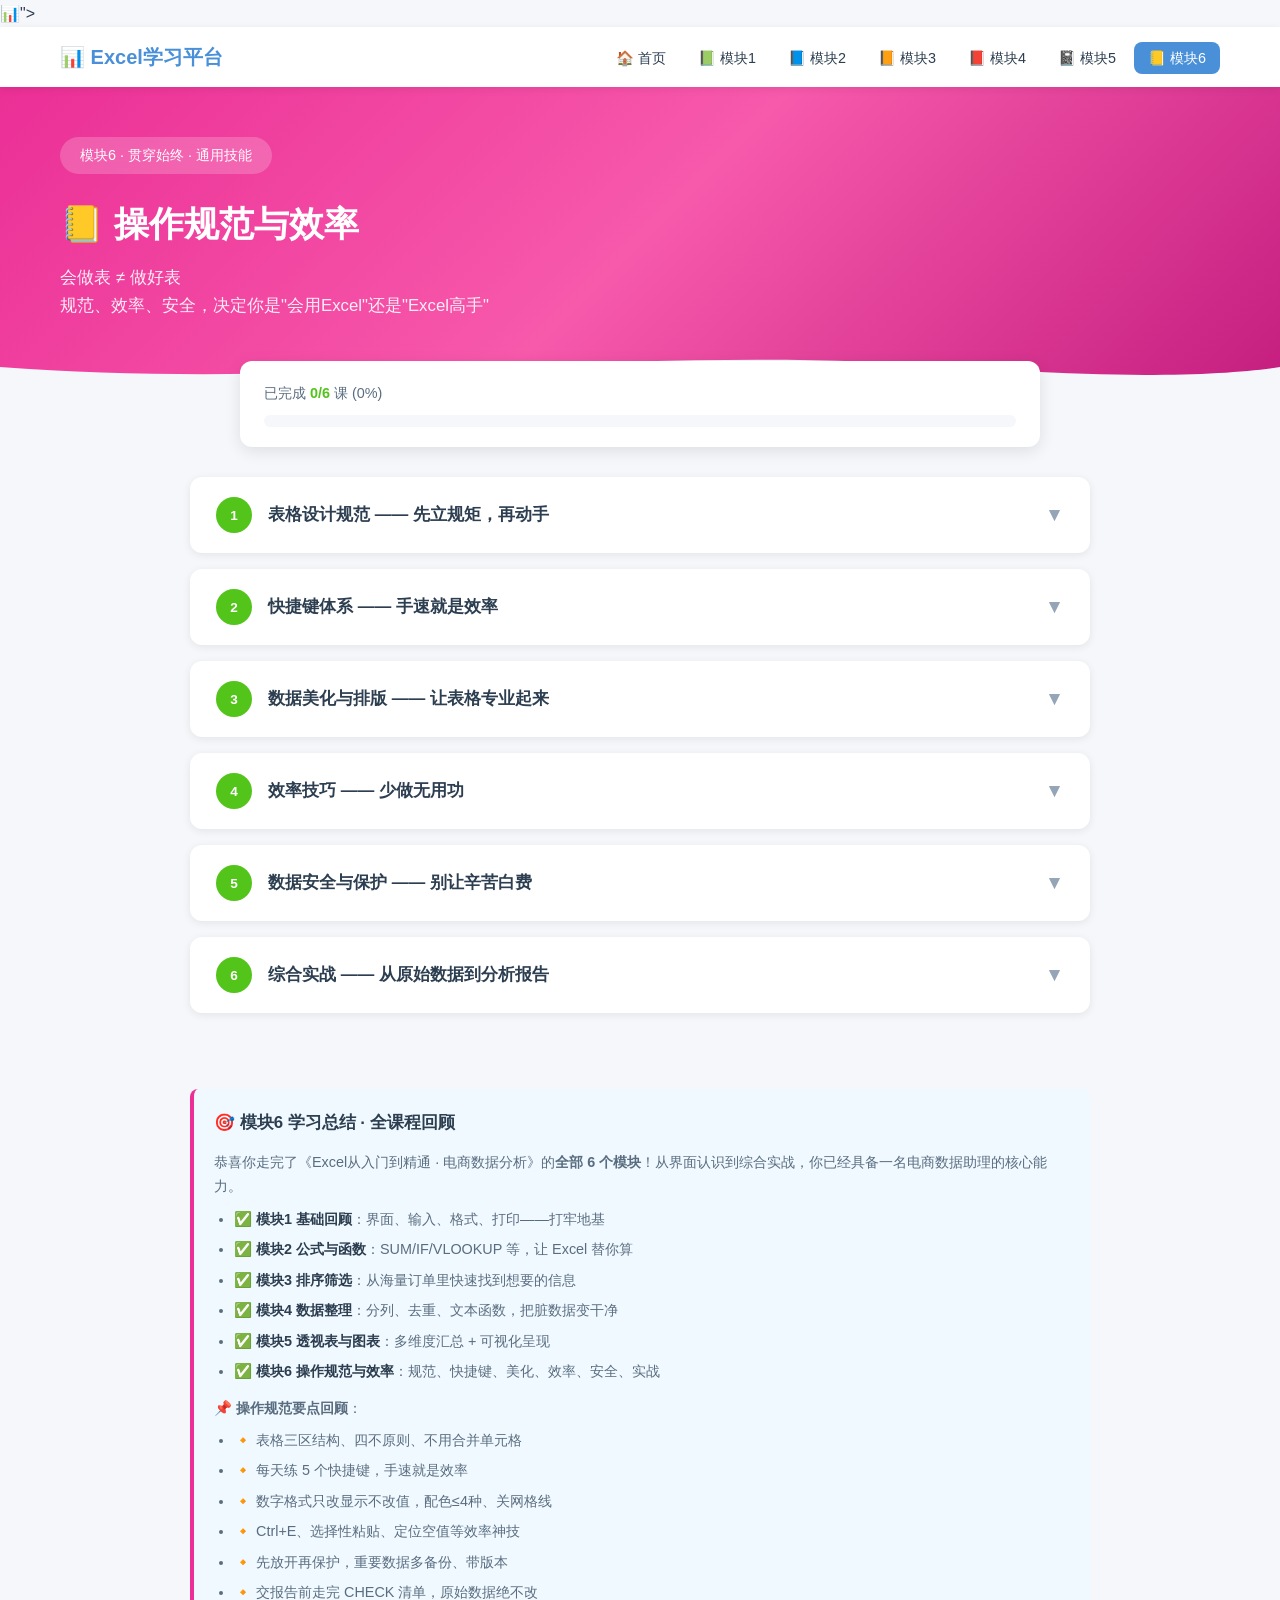
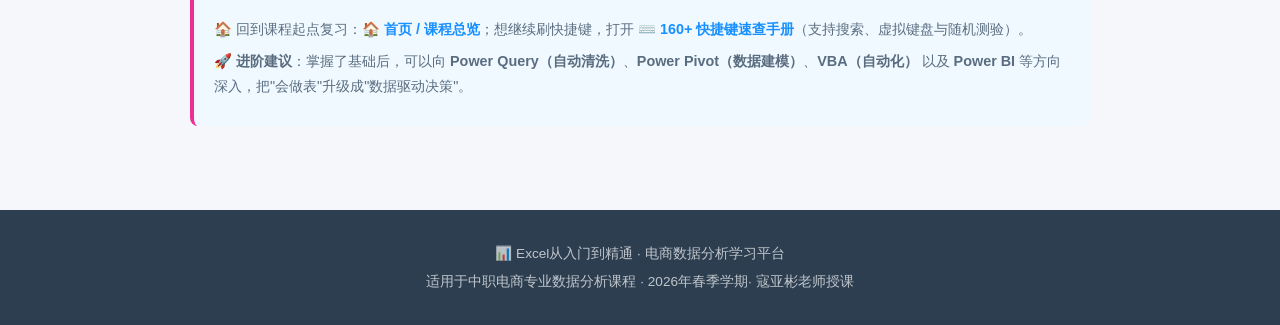
<file: module6.html>
<!DOCTYPE html>
<html lang="zh-CN" data-page-node-id="AuYkZC7nArqgkQ77xKHMED">
<head data-page-node-id="5fwnsJ1FEjVEYeTVuOyYbV">
    <meta charset="UTF-8" data-page-node-id="qQ6A2gDfOIIfHiWvHwAO3t">
    <meta name="viewport" content="width=device-width, initial-scale=1.0" data-page-node-id="EekOD4I4LRisNejVH7YtFA">
    <title>模块6：操作规范与效率 - Excel学习平台</title>
    <link rel="stylesheet" href="css/style.css" data-page-node-id="eFNM35WjD6RAEEvt0UUEwI">
    <link rel="icon" href="data:image/svg+xml,<svg xmlns=%22http://www.w3.org/2000/svg%22 viewBox=%220 0 100 100%22 data-page-node-id="b0G5AjPFBGzpeDYAdnW0Yh"><text y=%22.9em%22 font-size=%2290%22 data-page-node-id="Sguz9Q1lJ9eURYssp1Sbjv">📊</text></svg>">
</head>
<body data-page-node-id="3FKJmB0JhBVgCBHXU5zVAy">

<!-- 导航栏 -->
<nav class="navbar" data-page-node-id="PnBgrsobxCOhy440s10hVr">
    <div class="container nav-flex" data-page-node-id="wHuuTwRNuJHNXkSoZZB5sJ">
        <a href="index.html" class="logo" data-page-node-id="La8WpGRFvxBbBOHNvHkCTc">📊 Excel学习平台</a>
        <button class="menu-toggle" id="menuToggle" aria-label="菜单" data-page-node-id="0VqlXFgUIz8Fr31UMau53D">☰</button>
        <ul class="nav-links" id="navLinks" data-page-node-id="zNdRPVws05CwwoFqR7k1PS">
            <li data-page-node-id="o6IldE8z5E3CVMH6A3XG8z"><a href="index.html" data-page-node-id="jrMOBQHqmXWON2wlXrleXZ">🏠 首页</a></li>
            <li data-page-node-id="LBeyJ0TPXUutB1DhBTpfOq"><a href="module1.html" data-page-node-id="vJkoOBChngoxMeq8YWHALD">📗 模块1</a></li>
            <li data-page-node-id="T8At44wIguqC44NE7WBWnH"><a href="module2.html" data-page-node-id="VOtoBeqKjTVY5fxmqYhKPC">📘 模块2</a></li>
            <li data-page-node-id="QOPWGCHoFGrDm1GqOOrF8E"><a href="module3.html" data-page-node-id="J9SSdT1IMI5bB5eWA4Cw1Z">📙 模块3</a></li>
            <li data-page-node-id="xCF630NsdCKu9pu3BTs5HV"><a href="module4.html" data-page-node-id="nU4b9ZcByt2lDdcW0XwVUB">📕 模块4</a></li>
            <li data-page-node-id="GWGUB5zyXYJ93URRzgh6jk"><a href="module5.html" data-page-node-id="SlHtguhAhjWbUm92cZlOHI">📓 模块5</a></li>
            <li data-page-node-id="41DgwiJcX5BtzXRyW1wz93"><a href="module6.html" class="active" data-page-node-id="2eRZ66aqcThKehkBjcHfvl">📒 模块6</a></li>
        </ul>
    </div>
</nav>

<!-- 模块头部 -->
<header class="module-hero module-hero-pink" data-page-node-id="lQwQ6gCuIcH8DOCCWj9179">
    <div class="container" style="position:relative;z-index:1;" data-page-node-id="8sWpDeGduHipOmUT6m4Ewt">
        <div class="hero-badge" data-page-node-id="tTOQ7x2s2txmmtu4QXpqEq">模块6 · 贯穿始终 · 通用技能</div>
        <h1 data-page-node-id="59HDpKQPJMXjjeH9Fdpp5m">📒 操作规范与效率</h1>
        <p data-page-node-id="mLfV1OK9HehwdC8vlj5CUe">会做表 ≠ 做好表<br data-page-node-id="qFYUbO8ycWCNA4KRPOJUrt">规范、效率、安全，决定你是"会用Excel"还是"Excel高手"</p>
    </div>
    <div class="hero-wave" data-page-node-id="NBGAhbDhAiDgNZBYrusYIT">
        <svg viewBox="0 0 1440 120" preserveAspectRatio="none" data-page-node-id="lR6nhXLRAoUCpoJ4P9gSZK">
            <path d="M0,60 C360,120 720,0 1080,60 C1260,90 1380,80 1440,60 L1440,120 L0,120 Z" fill="var(--bg)" data-page-node-id="pwvqLvCPR0IlY59SmQQBPT"/>
        </svg>
    </div>
</header>

<!-- 学习进度 -->
<div class="container" data-page-node-id="Gg4tVNnLbeWmD6ZZnyeixp">
    <div class="module-progress" data-page-node-id="BmdYDCYLGF1ACtGXslmx4v">
        <div class="progress-text" id="progressText" data-page-node-id="Q9E7iSeGmX624KuXF5GeRK">加载中...</div>
        <div class="progress-bar-bg" data-page-node-id="bEFAryCUvT8ITMWwHxEZKg">
            <div class="progress-bar-fill" id="progressFill" style="width:0%" data-module="6" data-total="6" data-page-node-id="8Xe06KORirbhzOeDqqxSMH"></div>
        </div>
    </div>
</div>

<!-- 课次内容 -->
<div class="container" data-page-node-id="rBzgFbotCBNhBtT2V5JoBl">
    <div class="lesson-list" data-page-node-id="784UNmkSR6m5axTRDOmdqT">

        <!-- ============================================
             课次 6-1：表格设计规范
             ============================================ -->
        <div class="lesson-card" id="lesson-card-1" data-page-node-id="IUsCDsbVGu1nHVc6GZ6iby">
            <div class="lesson-header" onclick="toggleLesson(1)" data-page-node-id="TgTGm4uwRpMRg97sEWlsnd">
                <div class="lesson-num" data-page-node-id="8kbwBvIJcx728V6ppaHItA">1</div>
                <h3 data-page-node-id="NLJ1IGUYVzZIafnd1BC10C">表格设计规范 —— 先立规矩，再动手</h3>
                <span class="lesson-toggle" data-page-node-id="DQHxR5Wc2uZVhHP9JhhaZ0">▼</span>
            </div>
            <div class="lesson-body" id="lesson-body-1" data-page-node-id="Hyz4ewSQxiEU9IFl2u2qAk">
                <div class="lesson-body-inner" data-page-node-id="0s4RiiKoi1jkOErEQBWOVK">

                    <!-- 知识讲解 -->
                    <div class="content-block block-knowledge" data-page-node-id="YWiQBCdnTZj3n4JnrDq6Nq">
                        <h4 data-page-node-id="bj5YRpGv7pNZeiByiTH2V8">📖 知识讲解</h4>
                        <p data-page-node-id="1k9LToE6UvrN0bo8EiOU3s">网店里每天都会产生订单、库存、客户数据，这些表格<strong data-page-node-id="ABaCRCtxsWZuTbvGzk2Eny">不是给自己一个人看的</strong>——同事要接手、老板要查看、财务要核算。一张规范的表格，能让所有人一眼看懂、机器也能算。这一课我们先<strong data-page-node-id="3pdjSiyVRHudZWuG1dqv2Z">立规矩</strong>。</p>

                        <h5 data-page-node-id="UNrACxiE1PZWczDrIR6YjV">🔹 一张规范表格的"三区结构"</h5>
                        <p data-page-node-id="1zbSCn9VOWKigJgEUtVink">任何一张好表，都可以拆成三个互不重叠的区域：</p>
                        <div class="concept-cards" data-page-node-id="WkULnYVgSSVYf4PDb7lztD">
                            <div class="concept-card" data-page-node-id="GgZ2VW77WbZW8btEdJWpsj">
                                <h6 data-page-node-id="Y8ahxBAstykbQTo2mTqfBK">🟦 标题区</h6>
                                <p data-page-node-id="zQ72OIWt3p7si974eGi5Fo">只写一句"这是什么表"，放在表格上方独立单元格（或单独一行），<strong data-page-node-id="L72UP0Xno68Bjm9HH9VJb6">不要写在表头行里</strong></p>
                            </div>
                            <div class="concept-card" data-page-node-id="KZxSBDQkdkhJl68kvyNB8i">
                                <h6 data-page-node-id="04iE0JHFKrS2l4Hfj1HI48">🟩 表头区</h6>
                                <p data-page-node-id="JhZHddSvsSntPa6SvQ6i9i">第1行，每个字段一个词，说明下面每一列是什么。是整个表格的"字典"</p>
                            </div>
                            <div class="concept-card" data-page-node-id="IynRE72uM4TUkY0jCYW2r0">
                                <h6 data-page-node-id="GhasI9UiKLIx37KoP3FAzJ">🟨 数据区</h6>
                                <p data-page-node-id="cZfgbbBxu3dgBojT1zxG4J">从第2行开始，一行一条记录，<strong data-page-node-id="O3du5x1dJpJDXoHPkRrFBE">连续、不空行</strong>，每列数据类型统一</p>
                            </div>
                        </div>

                        <h5 data-page-node-id="ge7P9vbN7hYDhajJQeIUaD">🔹 标题怎么放？别用"合并居中"造标题</h5>
                        <div class="compare-table-wrap" data-page-node-id="cxJ2KeMxX3PTokPflr7cRB">
                            <table class="compare-table" data-page-node-id="CVzKLKXotGYh3u1IkRvKLd">
                                <thead data-page-node-id="4P5GZyBYJVKcnbIC9jsdA0">
                                    <tr data-page-node-id="gaxaiESg8J1KVyW8rkN8DP"><th data-page-node-id="jtuw7Xyn4D9XR0QMfbCsF3">❌ 错误做法</th><th data-page-node-id="JN42OWaGGQ9kGc5FnOTmHt">✅ 正确做法</th></tr>
                                </thead>
                                <tbody data-page-node-id="n9QoinNq9VBWGy0OwxmGNk">
                                    <tr data-page-node-id="jYhh5dhqjdm5yfbgFvYrIy"><td data-page-node-id="kkeH74rTDrz761WqVYWaur">把 A1 合并到 H1 写"3月销售表"，导致第1行被吃掉，表头和标题混在一起</td><td data-page-node-id="1AEkDITWrVjIDGU87AGtgl">在 A1 单独的单元格写标题（用"跨列居中"或干脆放上方），表头从第2行开始</td></tr>
                                    <tr data-page-node-id="eURGuvUZSGmVMdctBMZylX"><td data-page-node-id="bpqlBKpyLZlR7xwSkQX0T0">用"合并居中"后，排序、筛选、透视表全部失灵</td><td data-page-node-id="CsUjxoyTqRd1UmD7EZ3gb3">标题区与表头区分离，数据区永远从第1行表头开始</td></tr>
                                </tbody>
                            </table>
                        </div>
                        <div class="callout callout-info" data-page-node-id="O3BWotfkQBVPXjk6UZUrHF">
                            💡 <strong data-page-node-id="XHxuqC5EA5bgtPKiUTzUM5">"跨列居中"</strong>在 <code data-page-node-id="tWYkEnHk2adHd2m1c7AU9h">单元格格式 → 对齐 → 水平对齐 → 跨列居中</code>，它只<em data-page-node-id="Fp3YeaamdeZgXaW01EcDGp">看起来</em>跨了多列，实际内容只在 A1，不影响下面数据。
                        </div>

                        <h5 data-page-node-id="9gnrXi7V6agrS2pzcDyON5">🔹 字段名的"四不原则"</h5>
                        <ul data-page-node-id="3oUDjuB3dySsAatx1AJgmI">
                            <li data-page-node-id="D7QTW8w3gdBQ6BQbzeq7BX"><strong data-page-node-id="bi7vn1fhtrFbV6BsDuBKTH">不长</strong>：用"单价"而不是"本商品的销售单价（元）"</li>
                            <li data-page-node-id="JR8RBunhrE5k00CfeeDXqV"><strong data-page-node-id="PFLy1dtu3Paf34sQKaCSun">不重复</strong>：不要出现两个都叫"备注"的列</li>
                            <li data-page-node-id="MJBbZ348cDOU7AcgDLiZyU"><strong data-page-node-id="2XjRmhmWb5FOg22FMkzjs0">不带单位</strong>：列名叫"单价"，单位写在单元格格式里（¥、元、件），别写"单价(元)"</li>
                            <li data-page-node-id="GsYSvZAJtvX1BTodwnnc2A"><strong data-page-node-id="lleWr1uLgWqyCJKBC7Ftbb">不空</strong>：每一列都要有名字，空列直接删掉</li>
                        </ul>

                        <h5 data-page-node-id="p3hiwHcCIJ8L3HYbWBSH1d">🔹 一表一主题</h5>
                        <p data-page-node-id="LT7lrVR2gePqVhnARuEhQR">一个工作表里<strong data-page-node-id="NZJHBg1eDUWvBaH3zDR7OZ">只放一张表</strong>。不要在一个 Sheet 里左上角放"订单"、右下角又塞一张"退货"，中间还留一大片空。需要多张表就分多个工作表（Sheet1=订单、Sheet2=退货）。</p>

                        <h5 data-page-node-id="kqCmKe0lkoRJFtf4OPRh8G">🔹 为什么"不用合并单元格"是铁律</h5>
                        <div class="fn-cards" data-page-node-id="fuVMBT0dT4R3NErZJvGXep">
                            <div class="fn-card" data-page-node-id="r806pPQUDiDoVDzPBm6bqt"><h6 data-page-node-id="ulibEZKnMmbw9hHHPumfct">❌ 破坏排序</h6><p data-page-node-id="5M6qZCD8BEQgMSXmFhPcGA">合并单元格只有左上角有值，排序后其他格变空白</p></div>
                            <div class="fn-card" data-page-node-id="jqEAbFCXCTz5qE2rz1ofYP"><h6 data-page-node-id="nXQn5mXlEgQ1xocF3KXOKB">❌ 破坏筛选</h6><p data-page-node-id="8DssKNxfjqsJZlkAJECtfk">筛选会漏掉被合并"藏起来"的行</p></div>
                            <div class="fn-card" data-page-node-id="0r08gj0vDSDDPuxAhxVFYv"><h6 data-page-node-id="gRZsFjEcgQVGFJOAeeEZMF">❌ 破坏透视</h6><p data-page-node-id="D8AqC1YQtRAWeNwL9I19N3">数据透视表要求每列都有独立字段名</p></div>
                            <div class="fn-card" data-page-node-id="RPWUnpPJvoSbZvVyBM4qM4"><h6 data-page-node-id="mUn9CAYrIRRbNDyyejyrYj">❌ 破坏公式</h6><p data-page-node-id="nAXyStKripEgrBLWjUqGNM">引用合并区域极易出现 #VALUE! 或算错</p></div>
                        </div>

                        <h5 data-page-node-id="CCpEx7Tdqyel1ZZeveZvV8">🔹 对齐、配色、字号、命名的小规矩</h5>
                        <ul data-page-node-id="g4ASOtUX5g2qu9FGDttIXa">
                            <li data-page-node-id="M7MtKIpd9mnytwYhkJyq5M"><strong data-page-node-id="m16M9rKt518sjzLDWH7VvX">不用空格做对齐</strong>：名字长短不齐，用"对齐设置"（缩进/分散对齐），别在前面敲一堆空格</li>
                            <li data-page-node-id="vLr52DFmQPY9WGi2r05uGT"><strong data-page-node-id="eRmNOcOPSDPH1TjkO6mztj">配色不超过 4 种</strong>：表头一种、重点一种、警示一种、正文一种，颜色要有含义，不是越花越好</li>
                            <li data-page-node-id="mHSWEWZpWX4QwjGp0e43cc"><strong data-page-node-id="uN7rtqYij9UNqFzzPVG9Pj">字号层级</strong>：标题 14 号、表头 11 号加粗、正文 10~11 号，一眼能分清主次</li>
                            <li data-page-node-id="BnsAvKYRY4RfKhn9cBqiDB"><strong data-page-node-id="4SKZtN9gActhUnqTdVBF0M">数字右对齐、文本左对齐、标题居中</strong>；列宽行高统一，数字列用等宽显示</li>
                            <li data-page-node-id="AFLu5DUS2Y0N3SKrUXagFx"><strong data-page-node-id="wk1sp9JBKoB0oWfJkoBnAY">工作表命名 + 标签配色</strong>：Sheet1 改名"3月订单"，并给标签上色区分模块</li>
                            <li data-page-node-id="wvzoTbd9MUaUXTBtH1IBGt"><strong data-page-node-id="70zgmewP7LHPEAF6SzVHhj">文件命名规范</strong>：<code data-page-node-id="lFrMFEVEKpnPxrEUuOApHR">项目_内容_日期_版本.xlsx</code>，例如 <code data-page-node-id="zRSQmqR8SLCF27A0KHqfl4">双十一_销售明细_20250318_v2.xlsx</code></li>
                        </ul>
                    </div>

                    <!-- 操作步骤 -->
                    <div class="content-block block-steps" data-page-node-id="TwZlhECGioRWGMnmcn81rh">
                        <h4 data-page-node-id="3VFVRSs0dSNvTfJckMwINL">🔧 操作步骤：照着规范搭一张订单表</h4>
                        <div class="step-list" data-page-node-id="yAPaJNEp0CEydgBiJYRFga">
                            <div class="step-item" data-page-node-id="kqAa3l9JUiuZTxD56lRsCY"><div class="step-content" data-page-node-id="MSBhbPvs5fwIoSr1tV21T0">在 A1 单独单元格输入标题"3月电商订单明细"（<strong data-page-node-id="hclWJj0ClZITBtxr5CqdKe">不合并</strong>，需要的话用跨列居中）</div></div>
                            <div class="step-item" data-page-node-id="zsIOttp2xfBhl7Jj5XeAU9"><div class="step-content" data-page-node-id="6tpMrkNicN7eaSHLWNHI6l">第2行写表头：订单编号 / 客户姓名 / 商品名称 / 数量 / 单价 / 金额 / 下单日期 / 地区</div></div>
                            <div class="step-item" data-page-node-id="d0Z1pjwMFDy7rXUynsD8EV"><div class="step-content" data-page-node-id="UXbPyZkXJANPcFD5ueGV1O">选中表头行 → <strong data-page-node-id="wv2IamAz9PrqWSbtuUXKgA">加粗 + 11号 + 居中</strong>，给表头一个浅色填充</div></div>
                            <div class="step-item" data-page-node-id="WyE8tSW8uzwrusDxgRj6YT"><div class="step-content" data-page-node-id="kfuAR1Wg14d29TvfyGmSpP">"数量/单价/金额"三列设为<strong data-page-node-id="RHKHHVvK3hW0HKqBRYilcP">数字右对齐</strong>；金额列设数字格式 <code data-page-node-id="KczjaYDLI6fqlaupFfOynt">¥#,##0.00</code></div></div>
                            <div class="step-item" data-page-node-id="7ok7nrc35YmBNAaeVHTlzE"><div class="step-content" data-page-node-id="WZZ8H04Fgs9Dy1yaaB0i7k">调整列宽（双击列标边界自动适配），统一行高，删除所有多余空行空列</div></div>
                            <div class="step-item" data-page-node-id="ZIXDlEFY3aIG8qrpt7N098"><div class="step-content" data-page-node-id="J25m8D32VHbf7PYi6dJZEM">双击左下的 <strong data-page-node-id="KD6gCBkuXM8Eu8UAW2Nf7E">Sheet1</strong> 标签，改名为"3月订单"，右键标签设一个标签颜色</div></div>
                            <div class="step-item" data-page-node-id="mdjaYslaX9tFA4jSYbrGGU"><div class="step-content" data-page-node-id="F7FmDXLLvEWGRU4mZ0riiu">按 <kbd class="kbd" data-page-node-id="EVPM9khZOSpBozTCAFJjXl">Ctrl</kbd>+<kbd class="kbd" data-page-node-id="81Dn9ULBdTTierXrJK33KG">S</kbd> 保存，文件名用 <code data-page-node-id="M923GZgAm9tNVqlIuOhypL">店铺_订单明细_20250318_v1.xlsx</code></div></div>
                        </div>
                    </div>

                    <!-- 练习数据 -->
                    <div class="content-block block-practice" data-page-node-id="Uue5sHGFkiTBsfbxUtl0iB">
                        <h4 data-page-node-id="kbFXoIbq5CMNJT1SDPrECn">📥 练习数据：规范订单模板 vs 反面案例</h4>
                        <p data-page-node-id="QFd9e6ugZy6KtnXoXNVM6M">下面左边是符合全部规范的<strong data-page-node-id="w3V2aPClI7clpPUDQlQHzq">订单表（前5行）</strong>，右边是"反面案例"——把常见坑都踩了一遍。对照着看，印象最深刻。</p>

                        <h6 style="margin:10px 0 4px;" data-page-node-id="xUg5yC49HYOOWnQtjxrq3q">✅ 规范表格模板（可下载，共20行）</h6>
                        <div class="data-preview-wrap" data-page-node-id="sLXMqxpmjhLnEqNJSd8KDA">
                            <table class="data-preview" id="preview-6-1-good" data-page-node-id="gJpYpTq7wuFNEmBmQMOdU8">
                                <thead data-page-node-id="HQTAmuAoEnEsxkL2gKjhE4">
                                    <tr data-page-node-id="5Xwdpilo5M9zWcgoTx2a7V"><th data-page-node-id="xqgnMxM2WC1r7Mo2LyLG3C">订单编号</th><th data-page-node-id="a94XeOhtKmGgpmetUsoKqB">客户姓名</th><th data-page-node-id="oCDZmT0Xs7VjVLSwet1E5e">商品名称</th><th data-page-node-id="C5WI5PajyVHr91jsPXbsSZ">数量</th><th data-page-node-id="xTAgA6wZCOnWXtHWEI77zM">单价</th><th data-page-node-id="WjazYQPZilDTzFcHv4CHmV">金额</th><th data-page-node-id="ehA4eAcOF8DUJx98Cm7YFJ">下单日期</th><th data-page-node-id="uPzMPHB9AL1zV6mSQCJXBS">地区</th></tr>
                                </thead>
                                <tbody data-page-node-id="cH9SGMsPF0LAQABp57llxs">
                                    <tr data-page-node-id="z9jHkrTJNAvulZcncbTLIY"><td data-page-node-id="dCf2D6gTDbDF7zcvR4LZE0">DD2025001</td><td data-page-node-id="esuxrhtQiCb8KttGOBSGkA">王悦</td><td data-page-node-id="jObsLPL8ewYyzxNd3GEDgV">蓝牙耳机</td><td data-page-node-id="hK8L3BpznynXB3M799nADJ">1</td><td data-page-node-id="5ubCFiehcI06BhHplmfdpM">10</td><td data-page-node-id="aeIUlKXAOF9PyCYBq7YoQu">10</td><td data-page-node-id="GBNzpRkYPCkrIawKFvumAR">2025-03-01</td><td data-page-node-id="G83KVswLNYBWvMurOA6KKP">华东</td></tr>
                                    <tr data-page-node-id="EKwzH9guXXubuhYxi6x8XW"><td data-page-node-id="nAOQ48AYNGI1QjXtj9ZKUI">DD2025002</td><td data-page-node-id="hUb0AmS8yytgkaPy3KokWN">李娜</td><td data-page-node-id="AB10Fr17k9WDgOLdJQo7qd">保温杯</td><td data-page-node-id="DaGNVGPVu5dSZQ4bm0swdo">2</td><td data-page-node-id="MdY1jGmVwSwRDvELHX3hAH">20</td><td data-page-node-id="T48MtiGA6xA4mHSdrE9Oee">40</td><td data-page-node-id="MEHHtKYys9GBpYHtTPRs1E">2025-03-02</td><td data-page-node-id="78ER8cN5p05UOckp3b8rJq">华北</td></tr>
                                    <tr data-page-node-id="TfZj4FMyTzuvzYCsF2Q0wD"><td data-page-node-id="2uaKef1i3OnuPmspycpWXp">DD2025003</td><td data-page-node-id="MsRE3yP13Hr4YUSKK0WAng">张伟</td><td data-page-node-id="neFOlNQg3wEFuZkzlMw4Xu">运动鞋</td><td data-page-node-id="ssLH9BqQC2cfAYcabbWnGI">3</td><td data-page-node-id="p3vlcyANDkFngG1VHHjmOZ">30</td><td data-page-node-id="B3gchWqzEAj8zJsUWMybnS">90</td><td data-page-node-id="DGcTVO0rOJqAA4v7k7ddti">2025-03-03</td><td data-page-node-id="BeGoAwIAfFUMl4mZrKjxcM">华南</td></tr>
                                    <tr data-page-node-id="YhDjQ6Kq7h4Avw9ym0ARIz"><td data-page-node-id="52S50IQxxh7fPMTVSJmOGm">DD2025004</td><td data-page-node-id="kJ0umbOy2diZUxyVfvWKDe">刘洋</td><td data-page-node-id="XavkonKOvWcRjyMyFxAmGE">零食大礼包</td><td data-page-node-id="Qr9Yl5V3TUF3MDqUwiRkhw">4</td><td data-page-node-id="XPI5FlsUdiEim1HtJQuQSz">40</td><td data-page-node-id="EaBzTFd6h6Jvuo760Ic3qr">160</td><td data-page-node-id="7jd1AZ4hfA8KuIBo6KTQLZ">2025-03-04</td><td data-page-node-id="yDnhGoWOtVxrQdmKhwAvt7">西南</td></tr>
                                    <tr data-page-node-id="mIz8tBNCEzo4xafzhclaTq"><td data-page-node-id="b3i8DeDIv230mdWjvm0mmU">DD2025005</td><td data-page-node-id="AAAeXbn2ZTvMzPFNeFZBYQ">陈静</td><td data-page-node-id="28LRwsxXxopKQk942cVQ0e">充电宝</td><td data-page-node-id="kORipvffdtbvdcrZIzOxgp">5</td><td data-page-node-id="nnWbw4On860f2xFyY5XhkK">50</td><td data-page-node-id="TxPQAcIwXmtCPb7m0SIqUS">250</td><td data-page-node-id="gWjkW4nvrf3oOgJhTh7TfW">2025-03-05</td><td data-page-node-id="sJfB7uG2FqTjOZVfCj0Fcf">东北</td></tr>
                                </tbody>
                            </table>
                            <div class="data-more" data-page-node-id="objQOANjxPFXCpHGuoQ5pF">显示前5条，共20条数据 ↓ 点击下载查看全部</div>
                        </div>
                        <button class="btn-download" onclick="downloadLesson6_1Data()" data-page-node-id="2i9n9RB6FYq2smV8xdEOxF">📥 下载规范订单表 (CSV)</button>

                        <h6 style="margin:16px 0 4px;" data-page-node-id="bKPlhKqwVtEPhDXJODNGfu">❌ 反面案例（典型错误节选，仅供对照）</h6>
                        <div class="demo-box" data-page-node-id="yoqBjLcIoXLxTEAolbIQS5">
                            <div class="demo-title" data-page-node-id="YJmp0kyFlsx8Twl7bBFXcQ">反面案例：一张"踩坑"订单表</div>
                            <table class="data-preview" data-page-node-id="9y7ZEk4dDiZnYfx40izzkc">
                                <thead data-page-node-id="MrzwfzRifTkZMFd8Gmzl8A">
                                    <tr data-page-node-id="ig0FHggHiL2XMICUXOSw92"><th data-page-node-id="9p9Ex4McgCVKsjKayGGyLK">订单编号</th><th data-page-node-id="so1REB497xn0qKUGhE3jsl">客户姓名</th><th data-page-node-id="YRQGHC8EzFZtjVqKvdX05J">商品名称（含单位）</th><th data-page-node-id="B2weSkA8nlkQGDr6FqjPFq">数量 件</th><th data-page-node-id="JRW5iRkqoUbwFWASewJ8Wg">单价(元)</th><th data-page-node-id="500xExArITCzAEUb8ejBlu">金额</th><th data-page-node-id="ELGBF9H870jQQrI7O7236p">日期</th><th data-page-node-id="zTjfK1q8AZCPRFlTDUZRWY">地区</th></tr>
                                </thead>
                                <tbody data-page-node-id="l6QZ6BKaBJQ1dujAdRxtUT">
                                    <tr data-page-node-id="UgecQqagDLKfXubvx4c6xv"><td data-page-node-id="JuHXGRNTdOZS14AEP6hswK">001</td><td data-page-node-id="CWkNOrfwAOzVLeJ75h8jjo">王悦   </td><td data-page-node-id="VRF35PzM2swEyBtkaC6dEl">蓝牙耳机(黑)</td><td data-page-node-id="XcMMDqpJBrjX6FphmbyKeD">1件</td><td data-page-node-id="ZLM4q4CNDt7uSV3GcZrm5Q">10元</td><td data-page-node-id="nhfRAKKr5GmLNsjGLcHyvu">10</td><td data-page-node-id="q9vWYE3ZfPVGIOE3E72HA6">3月1日</td><td data-page-node-id="YdH86Q5eOxPzXWz0JsWQDy">华东区</td></tr>
                                    <tr data-page-node-id="sQnoRowCs3sAObTYtPjBHO"><td data-page-node-id="KrQlKkhsIavry12vFXbrdn">002</td><td data-page-node-id="34Tl1tf2DypNY0IbQtrFAW">李娜</td><td colspan="6" style="text-align:center;color:var(--coral);" data-page-node-id="xtmdELV3UVjxAO4PFHVsgr">← 这里用"合并居中"把整行合并写备注，导致排序筛选全坏</td></tr>
                                    <tr data-page-node-id="t6mITpmX1071SApyuAThHX"><td data-page-node-id="LOgFGVdwiAFbAW6XT1hzDD">003</td><td data-page-node-id="eVVAWDJ8eauxGBsnWbZ4dJ">张伟</td><td data-page-node-id="IbBroqpbXQCuct1W9pBoKA">运动鞋</td><td data-page-node-id="0JfcjPJIJ9Rz5RX93QAfM5">3</td><td data-page-node-id="7r0u7wDni1JW3AlSrfuAqn">30</td><td data-page-node-id="aZSECO0nAfz5Sz4RzPTe5G"></td><td data-page-node-id="rf6dJhVUhcsM4ENtLZuUzV">2025.3.3</td><td data-page-node-id="UErqe2wBfI1PmbrbXHHOI4">华南</td></tr>
                                    <tr data-page-node-id="5XPGgC8VU50tDmyKpPRVZl"><td data-page-node-id="Ro5hc4QitSB4ZkhDkFZdkB">004</td><td data-page-node-id="0OxPudLUPg6rp3dXOxcNeR">刘洋</td><td data-page-node-id="pGXr6ga591kqAQyX9pqbn7">零食大礼包</td><td data-page-node-id="4Da0enmhdZJorH78tkb0mN">4</td><td data-page-node-id="h0lfRiOOVMV8UTGHtJdvxa">40</td><td data-page-node-id="LyZjnHpZAMos6pUAe2VqXU">160</td><td data-page-node-id="6CEa5V2K6vrEjZDlJo6sNI">3.4</td><td data-page-node-id="9xi6BH6vrkmTrpmKllq8FY">西南区</td></tr>
                                    <tr data-page-node-id="QwrQTySLSXEcwFRD8QDxUM"><td data-page-node-id="Rtr1AWRuqnfsTD2oRSUcyf">005</td><td data-page-node-id="ERmkw9UlvvqrGPVek1uaFh">陈静</td><td data-page-node-id="Qx0tUbOonWQtHDV2Gd24TS">充电宝</td><td data-page-node-id="0eirgpgAjrSZ9w3OJk44ZS">五</td><td data-page-node-id="ZChXb3ISBsia5428czd0jG">50</td><td data-page-node-id="mv3n9RUh1GapzZNtLeeKyS">250</td><td data-page-node-id="xZVCzmo5MslsQQDOpckYrT">2025/3/5</td><td data-page-node-id="cIjKuiBvzV3tmWuzj9KuHO">东北</td></tr>
                                </tbody>
                            </table>
                            <div class="demo-caption" data-page-node-id="Lg6lK026rfrekpiGEHDBgE">踩坑点：字段名带单位、用空格对齐、金额空着、日期格式乱、合并单元格、编号不统一、数量写成中文数字。</div>
                        </div>
                    </div>

                    <!-- 技巧提示 -->
                    <div class="content-block block-tips" data-page-node-id="lzEWkS2KTgiUxzp5rx4pMs">
                        <h4 data-page-node-id="ILo6hKD4q0mBcfraTJT9G8">💡 技巧提示</h4>
                        <ul data-page-node-id="Bnyi8HY0FDzgM5xSn3GQVH">
                            <li data-page-node-id="8zGddwBScFNCWsQz9HFdiK">把常用表头、配色存成<strong data-page-node-id="nPN6iDxNRTGmJ3OQGFshmD">表格样式/模板</strong>，下次直接套用，省得每次重排</li>
                            <li data-page-node-id="bjpnjZAq0BHzdwt7M7gDbI">标题太长放不下？用<strong data-page-node-id="TjewXFCXG5f83RZW0oR7qb">跨列居中</strong>而不是合并，既好看又不破坏数据</li>
                            <li data-page-node-id="EVqWu55FfwKnIyXqFA37aQ">数字列先统一设好<strong data-page-node-id="2itkJlTeOqkptY1iox0zbQ">数字格式</strong>，再填数，比事后一个个改快得多</li>
                            <li data-page-node-id="Ef8BBaTZirezVnoAOpncRN">给工作表标签<strong data-page-node-id="weVwfDf6ToP0CADvMipyhc">上色</strong>，一屏扫过去就知道哪张是订单、哪张是汇总</li>
                            <li data-page-node-id="zHfVQkXJ1NcADoYSa0P4ze">文件名带<strong data-page-node-id="tH2d7IeGVF2J9tZc3FXCWK">日期和版本</strong>，找文件、回溯修改都不抓瞎</li>
                        </ul>
                    </div>

                    <!-- 操作规范 -->
                    <div class="content-block block-norm" data-page-node-id="fwhU0PIGorHhWFDtrxmWME">
                        <h4 data-page-node-id="SW9EqySdu84OGHV04dAr9j">📐 操作规范（养成好习惯）</h4>
                        <ul data-page-node-id="LTfVHWttDKElzbCfN7Myya">
                            <li data-page-node-id="kCn8q1q2SaKhMc7DVa95Gi">每张表严格分<strong data-page-node-id="eQ9Be7ZDQmRXGQeDEkCLEL">标题区 / 表头区 / 数据区</strong>三层，互不重叠</li>
                            <li data-page-node-id="R7rtxT5IWeW9Je4EFllLmp">字段名遵守<strong data-page-node-id="XSsNSaCur0jjoJJTne5pfN">四不原则</strong>：不长、不重复、不带单位、不空</li>
                            <li data-page-node-id="NRnocojGcRBewoGj5gBf4Y"><strong data-page-node-id="8jE0kMhkGLAAOYSMqnl0Nw">一表一主题</strong>，多主题就分开工作表</li>
                            <li data-page-node-id="qaZHuKGqxbnBdY6OQX2Aiv"><strong data-page-node-id="SrC0B2Tg5AMeIPXZH46TmQ">坚决不用合并单元格</strong>做数据区排版</li>
                            <li data-page-node-id="nNnAyOoQiRwBvptT9JXdYU">配色 ≤ 4 种、字号有层级、数字右对齐</li>
                            <li data-page-node-id="8MuRmgRe4kS9d4jbHUugWL">文件命名 <code data-page-node-id="OYZG3nSJi1eBPUpD9PWwuz">项目_内容_日期_版本.xlsx</code></li>
                        </ul>
                    </div>

                    <!-- 常见错误 -->
                    <div class="content-block block-errors" data-page-node-id="2lM87W5q5KBVJC27Bje3dL">
                        <h4 data-page-node-id="LpEM39YCDFunQAqpV8Bvzk">⚠️ 常见错误</h4>
                        <ul data-page-node-id="jiuQL3rbb9vZAdyr5YUNVp">
                            <li data-page-node-id="tLRXdhToGWPCh5uf7NxUEt">❌ 把标题用"合并居中"塞进表头行，导致整张表无法排序筛选</li>
                            <li data-page-node-id="EeoI1si8Pd4XypPcEcz8Rb">❌ 字段名写成"单价(元)""数量件"，单位混进列名，后期计算要返工</li>
                            <li data-page-node-id="UdU2ZwhhrxdHe121roGro7">❌ 一个 Sheet 里堆 5 张表，中间留大块空白，别人完全看不懂</li>
                            <li data-page-node-id="7NdbyicjNUtuHgdxRgRmHe">❌ 用空格把名字"对齐"，实则制造了一堆不可见字符，查找替换都失灵</li>
                            <li data-page-node-id="tXq2oUam82jv32xiYAOAwi">❌ 颜色用七八个，重点反而被淹没；或者全表一个色，没有层级</li>
                            <li data-page-node-id="GgrZRjMupRTLSzUgwn6tZT">❌ 文件名叫"新建 Microsoft Excel 工作表(3).xlsx"，三天后自己都找不到</li>
                        </ul>
                    </div>

                    <!-- 练习任务 -->
                    <div class="content-block block-practice" data-page-node-id="qqaW1l8CbMOEMAXSYJiwRg">
                        <h4 data-page-node-id="kdxPuFgXCgntaTtNjc8c9v">📥 练习任务</h4>
                        <ol data-page-node-id="B21C9V70d8jFEAFvriBFRO">
                            <li data-page-node-id="ySHqYMm0InYqoYEelKVIdp">下载上面的<strong data-page-node-id="OVwDpOMDcm96U269ciiKGF">规范订单表</strong>，观察它的三区结构和字段命名</li>
                            <li data-page-node-id="u1u8qLIoNvH4qZYCDA6JCZ">仿照模板，新建一张<strong data-page-node-id="4qkOGcSea8QH6InEADEVN8">你店铺的退货表</strong>，字段不少于 6 列</li>
                            <li data-page-node-id="W8ymDcPfrQqSVGZvClTmfO">把标题放在独立单元格，表头加粗 11 号并浅色填充</li>
                            <li data-page-node-id="GGWvlps0Z4RGWOCL0Cb7KU">数字列设右对齐与千分位/货币格式，地区列用标签颜色区分</li>
                            <li data-page-node-id="9sxVZ4WDLHpYNlYYEoQOm8">按规范给文件命名并保存为 <code data-page-node-id="DtBSuTkyUFbMGc1UJXdmls">店铺_退货明细_20250318_v1.xlsx</code></li>
                        </ol>
                    </div>

                    <!-- 挑战任务 -->
                    <div class="content-block block-challenge" data-page-node-id="90JQoJY7rfRdAeRn36CN65">
                        <h4 data-page-node-id="FSJlGs3w1LnWwvfpzCnxXp">🏆 挑战任务（选做）</h4>
                        <ol data-page-node-id="DekfovTDtnNknIUQCeF3P5">
                            <li data-page-node-id="KJDXxt0156Vfs73PRgmaPI">打开反面案例表，<strong data-page-node-id="4TC8TwIxNjNiG6uFV70AZO">逐条找出 6 处错误</strong>并写一句话说明错在哪</li>
                            <li data-page-node-id="xKgetIboEdgUaqJThSjEW4">把反面案例<strong data-page-node-id="Q5rsNGvK6PyXQBCZiUDHW4">改造成规范表</strong>：拆分字段名、取消合并、统一日期格式</li>
                            <li data-page-node-id="tXJmeoaZtOs989nWxpDjvd">设计一套你自己的<strong data-page-node-id="ulW5TT1VZnoH7FSlFgEmD3">店铺配色方案</strong>（≤4色），并说明每种颜色的用途</li>
                        </ol>
                    </div>

                    <!-- 理论测试 -->
                    <div class="content-block block-knowledge" data-page-node-id="hEOJuEOi3zo7Y104ZvAsjK">
                        <h4 data-page-node-id="lkFWYAEEvaBuCP0DolWY7i">📝 理论测试</h4>
                        <p data-page-node-id="R6I8Tota0G75nrIbaioINg">完成以下10道题，检验你对表格设计规范的掌握：</p>
                        <div id="quiz-6-1" data-page-node-id="hICYOk1SicC0InQ2GTAGkx"></div>
                    </div>

                </div>
            </div>
        </div>

        <!-- ============================================
             课次 6-2：快捷键体系
             ============================================ -->
        <div class="lesson-card" id="lesson-card-2" data-page-node-id="sz0t0jGt7rPt9kZRKcaYh9">
            <div class="lesson-header" onclick="toggleLesson(2)" data-page-node-id="HO8mItTlawrHZLCqILKaeC">
                <div class="lesson-num" data-page-node-id="9p0GtzEPWVpBzBs3470vT5">2</div>
                <h3 data-page-node-id="ACLqnFCP8Io0oiHgmrdjFS">快捷键体系 —— 手速就是效率</h3>
                <span class="lesson-toggle" data-page-node-id="ZzT6dWiBdr8Gyx0i2NrCg5">▼</span>
            </div>
            <div class="lesson-body" id="lesson-body-2" data-page-node-id="lFq4oEvfpiioWURLrQS4N7">
                <div class="lesson-body-inner" data-page-node-id="HLVkADulhoT4H8oqu34MD9">

                    <!-- 知识讲解 -->
                    <div class="content-block block-knowledge" data-page-node-id="M8JijgBc7T6Om89oIpgBgN">
                        <h4 data-page-node-id="AFr76PXFAxIEdnMgKG3MwW">📖 知识讲解</h4>
                        <p data-page-node-id="KKfWiyrhqDgusPoQvqZAh8">同样一张表，有人 10 分钟做完，有人半小时还在用鼠标点菜单——差距往往就在<strong data-page-node-id="PqFErCjUDyQqgGfE7Pf1yA">快捷键</strong>。这节课我们按"<strong data-page-node-id="AbLCITecjedcBYb6sueYt8">手不离键盘</strong>"的原则，把最常用的快捷键分组记。</p>

                        <h5 data-page-node-id="O5L5sw5umkm6KFHqd3w7oU">🔹 ① 通用（保命级）</h5>
                        <div class="shortcut-table-wrap" data-page-node-id="4Atvwc8d3tsolTxSybPBMf">
                            <table class="shortcut-table" data-page-node-id="nZQfthfQP58QrLSq074tL2">
                                <thead data-page-node-id="zhGQs9auAWgspWLLNo7KjZ"><tr data-page-node-id="4FsMGETh3cU28qj5RRflmq"><th data-page-node-id="hJgvypkGBI8oGDdePI6NMT">快捷键</th><th data-page-node-id="ApPSGJ2UZyGmBpcIzMkJ1v">功能</th><th data-page-node-id="uYUeUEW065KO7fZzX6rCFf">记忆点</th></tr></thead>
                                <tbody data-page-node-id="Q9Tt9hBkwm6IylGZ0PJMoU">
                                    <tr data-page-node-id="2yegZrffQqVi8gEd5fsUsn"><td data-page-node-id="dybNtIDOKYwc2lbCqJ8efu"><kbd class="kbd" data-page-node-id="fwJ6QIEk5EFqLdiwcjEYtD">Ctrl</kbd>+<kbd class="kbd" data-page-node-id="7lnwhPUFyPBY2XSyiU9PcT">S</kbd></td><td data-page-node-id="gmcAoIZFLlErcdg7J6zrjB">保存</td><td data-page-node-id="KpeV8D66HOhY5qFBDPgr9S">每隔几分钟按一次</td></tr>
                                    <tr data-page-node-id="OvAzlBnD9b4PEp5Y208Pna"><td data-page-node-id="yAZfvxbxxgGDnavOADaXHL"><kbd class="kbd" data-page-node-id="6HYrFOWOJI8yUq1loCcIWp">Ctrl</kbd>+<kbd class="kbd" data-page-node-id="eoaqGT5llXesQ0V9sFmVe7">Z</kbd></td><td data-page-node-id="kskkmIkfo5v9s8pm3StoXk">撤销</td><td data-page-node-id="3aDHP1gf2lkWUE7dvapOzf">做错第一步</td></tr>
                                    <tr data-page-node-id="poZqYf02KN5m1ApP7tDyax"><td data-page-node-id="NLli6mnCkrTCFWqZAINbzB"><kbd class="kbd" data-page-node-id="TSAZ4ETcxJcRSPu6BZcT0G">Ctrl</kbd>+<kbd class="kbd" data-page-node-id="aoVbqhH67KbS4FVkCTIwfs">Y</kbd></td><td data-page-node-id="kT3CgE8jkcFnfHYZGlBk0r">恢复/重做</td><td data-page-node-id="86PxGnIJQwxLGpSZ3GOKXq">撤销的反向</td></tr>
                                    <tr data-page-node-id="qMms6L1KMYMcG2oVjEARGF"><td data-page-node-id="rnTOViweSUPSdTwBOhVfiK"><kbd class="kbd" data-page-node-id="JUGBYNDDOT9sIrHk6JCdJk">Ctrl</kbd>+<kbd class="kbd" data-page-node-id="Rfw0DPAQ0DDGyG5U1S9hh9">C</kbd> / <kbd class="kbd" data-page-node-id="dK3wYatKEgVG7hQgYQAZkn">X</kbd> / <kbd class="kbd" data-page-node-id="QgPyJBWe11tvLBt91sEK0O">V</kbd></td><td data-page-node-id="r8clQ4QCBx2HpJsgHMjmQB">复制 / 剪切 / 粘贴</td><td data-page-node-id="2sI4SRIqkYzwMf7FviaJz5">C取 X剪 V贴</td></tr>
                                </tbody>
                            </table>
                        </div>

                        <h5 data-page-node-id="UFIpcXDWKJSAnHSgmrDQQZ">🔹 ② 导航（在数据里"瞬移"）</h5>
                        <ul data-page-node-id="STqN7nAAbJkPCmWc0UknqT">
                            <li data-page-node-id="QO8FP9cMD0DHseXaMhiu9D"><kbd class="kbd" data-page-node-id="78zMyS2CUDgR1zADkuHv3l">Ctrl</kbd>+<kbd class="kbd" data-page-node-id="vJ2RtmnBaoE2If3KVbWXaC">方向键</kbd>：跳到当前数据区域的边缘（像坐了直达电梯）</li>
                            <li data-page-node-id="RqXskcfR3JUCYHgwFxFUYd"><kbd class="kbd" data-page-node-id="AzpMoJARAqFuQbca05xpv0">Ctrl</kbd>+<kbd class="kbd" data-page-node-id="PGdwj9hiJ7KMCwOrOgB6YA">Shift</kbd>+<kbd class="kbd" data-page-node-id="4kSKnDWdLKGxKKCHNfRuxJ">方向键</kbd>：从当前格一路<strong data-page-node-id="P81TjhUD5VBVo5Xa8YaqNm">选中</strong>到边缘</li>
                            <li data-page-node-id="VppK7EQgClT47qEukl3JPA"><kbd class="kbd" data-page-node-id="gsH2CTO4W52rb3GLPmp9D8">Ctrl</kbd>+<kbd class="kbd" data-page-node-id="qMfwTZvN7FJ6Ke2NDoqczR">Home</kbd> / <kbd class="kbd" data-page-node-id="RVHoLXnKHquzgm2nXwwaxv">End</kbd>：跳到 A1 / 数据右下角</li>
                            <li data-page-node-id="L2w9GH2EkOi3mcBYzR1Mnp"><kbd class="kbd" data-page-node-id="6GLtXYdzRlOW1RtxVhIvpO">Ctrl</kbd>+<kbd class="kbd" data-page-node-id="U872XpDKRS1OfHcG2rkLPQ">PageUp</kbd> / <kbd class="kbd" data-page-node-id="kkV9oe3ZXUpAKk0BKbzxXv">PageDown</kbd>：在多个工作表之间切换</li>
                        </ul>

                        <h5 data-page-node-id="vGQWj2Gm4EpAXDIRuPeIyh">🔹 ③ 编辑</h5>
                        <ul data-page-node-id="D8oNBJszrTh00ls4l2GK31">
                            <li data-page-node-id="Er6YyFtB6xWsHreGTSjCgt"><kbd class="kbd" data-page-node-id="De9JhENVd7HvGfZDwiEG4e">F2</kbd>：进入单元格编辑（改字不离手）</li>
                            <li data-page-node-id="Xq06O7NcSk0kEMNFIqyBc9"><kbd class="kbd" data-page-node-id="h2NjYlNjpiHaCkIJP6AV4J">F4</kbd>：重复上一步操作；在公式里按可<strong data-page-node-id="RJW0qRs4jLJmzdC2XKNbb7">切换引用</strong>（A1→$A$1→A$1→$A1）</li>
                            <li data-page-node-id="WtwTaRwixBHu1a2PNKDCHF"><kbd class="kbd" data-page-node-id="BDuXlgVX8AMeqNPj2GXepk">Alt</kbd>+<kbd class="kbd" data-page-node-id="NtGkaN5nnLqCWyArX8t3xx">Enter</kbd>：单元格内换行</li>
                            <li data-page-node-id="5D6hoyM2cCBaTPKku4Q4rl"><kbd class="kbd" data-page-node-id="877gBG8UxaLrkLfhynZcIt">Ctrl</kbd>+<kbd class="kbd" data-page-node-id="z3vha7BHoCN2R6HtUI5LYn">Enter</kbd>：在选中的一片区域<strong data-page-node-id="JJDgRGPYPS7CQsUaIEva2c">同时填入</strong>相同内容</li>
                        </ul>

                        <h5 data-page-node-id="OYeh9Vvw2zaJ8nmv8Fn8Ym">🔹 ④ 格式</h5>
                        <ul data-page-node-id="L1kaleGhi4V6ierDLfC272">
                            <li data-page-node-id="cPC5L9jUAmWCbRQUovZNvl"><kbd class="kbd" data-page-node-id="DHFGM4FnVcIL2TY0nPE3Wm">Ctrl</kbd>+<kbd class="kbd" data-page-node-id="uXoGYGNGCZlYR3gQ4EqPHl">1</kbd>：打开"设置单元格格式"万能对话框</li>
                            <li data-page-node-id="ZjhISZjPkVVi9FOiZbvUHe"><kbd class="kbd" data-page-node-id="o0YbgCL5LwiIoIWNDu2Ox8">Ctrl</kbd>+<kbd class="kbd" data-page-node-id="8r1WdfLe5E5xYAUe2fJaLM">B</kbd> / <kbd class="kbd" data-page-node-id="l5rgwPHUQbl3XxAk47tZ3y">I</kbd> / <kbd class="kbd" data-page-node-id="zxTKJyc7iSe7WMtacFD0v3">U</kbd>：加粗 / 斜体 / 下划线</li>
                            <li data-page-node-id="BcuBqIRBqglvy6w0m66Wk8"><kbd class="kbd" data-page-node-id="WqDA2RWyRfXIPEmrYX2FH8">Ctrl</kbd>+<kbd class="kbd" data-page-node-id="Spgnr2duKOmbIgMwLZfWn2">Shift</kbd>+<kbd class="kbd" data-page-node-id="pLGRuSkRabhgUGnomeAPDA">数字</kbd>：一键套数字格式（1=整数、2=两位小数、3=千分位、4=货币、5=百分比、6=科学计数、@=文本）</li>
                        </ul>

                        <h5 data-page-node-id="Ep9rJOxPVQbryfGET6OKWa">🔹 ⑤ 函数 / ⑥ 快速填充 / ⑦ 时间</h5>
                        <ul data-page-node-id="Wemk2ChKiQIHNQCjpx4Kxl">
                            <li data-page-node-id="OFV7WYflovMFYjpQguaptO"><kbd class="kbd" data-page-node-id="lQDuoDnqt9RrRP0xhKe7Ux">Alt</kbd>+<kbd class="kbd" data-page-node-id="stOK5Zc7ovCERcKcODZj6h">=</kbd>：自动求和（秒出 SUM）</li>
                            <li data-page-node-id="oTlYnkrHlzpjxR0p2HoGIm"><kbd class="kbd" data-page-node-id="NS909XXhiFn6HERY2U2SAA">Shift</kbd>+<kbd class="kbd" data-page-node-id="NMF2NqOYix6sEL0vJUyTHD">F3</kbd>：插入函数对话框</li>
                            <li data-page-node-id="3FNIP3UGH5rE3VMcQRMCvC"><kbd class="kbd" data-page-node-id="cfKMileW5AQGITtAngI9sS">Ctrl</kbd>+<kbd class="kbd" data-page-node-id="64wCmk5UdAxAvAi7yETNxG">Shift</kbd>+<kbd class="kbd" data-page-node-id="3G74Z9xbBFx9oQeBc9Vv00">Enter</kbd>：老版本输入<strong data-page-node-id="OKEA3xDDh7E2BVoBK8nlts">数组公式</strong>（365 已自动支持，无需此键）</li>
                            <li data-page-node-id="QiGrgJSnpkAA0S9QDcRhUD"><kbd class="kbd" data-page-node-id="l4SI8bCgjw0aDFh0LSl0CE">Ctrl</kbd>+<kbd class="kbd" data-page-node-id="aCgBZfEaCYEipyFXf2QFz8">E</kbd>：<strong data-page-node-id="9xSBQS8YYNXDpy1CYAnXJi">快速填充</strong>，Excel 自动"猜"你的规律并填充</li>
                            <li data-page-node-id="ygZtJ3l15xgC7pR7rcRixd"><kbd class="kbd" data-page-node-id="7KlkUpJkWxtgZh2LrHQfQa">Ctrl</kbd>+<kbd class="kbd" data-page-node-id="xW1weBdNgDQVgdpiUoFAne">;</kbd>：输入当天日期；<kbd class="kbd" data-page-node-id="kbqtk5gdyb0pb8UyxyVodb">Ctrl</kbd>+<kbd class="kbd" data-page-node-id="MVGRFnDfrebvU7cuO61ZUP">Shift</kbd>+<kbd class="kbd" data-page-node-id="9gSQy8aQJBfcHA8wDhmDpz">;</kbd>：输入当前时间</li>
                        </ul>

                        <h5 data-page-node-id="Shv5tTmCwDsxBJ6kKhBNsn">🔹 ⑧ 菜单 & 筛选 / ⑨ 自动适配</h5>
                        <ul data-page-node-id="nbBWmv5N82h9iQ14499fOy">
                            <li data-page-node-id="QrUMq48nUR77nyZQGi5XS2">按 <kbd class="kbd" data-page-node-id="Kdg6PFv1dylmn7RCDXFQFN">Alt</kbd> 再按字母，可<strong data-page-node-id="6nbVSqXUfC0XpIym4qXsWz">纯键盘激活功能区</strong>（如 Alt→H→V→V 粘贴）</li>
                            <li data-page-node-id="pB41KS6kctQImaoCpUSDgb"><kbd class="kbd" data-page-node-id="aJEG8sILekxTz9qO1Ba6n9">Ctrl</kbd>+<kbd class="kbd" data-page-node-id="kkRSBhWyOljN5OtDd5FrNz">Shift</kbd>+<kbd class="kbd" data-page-node-id="2x0EWbsR4g7ODumPSAqAs4">L</kbd>：开关<strong data-page-node-id="VQmQF5xOY0u2bqKzjl52yC">筛选</strong></li>
                            <li data-page-node-id="Mq4BoHxCy7EYkMfBLHN14U"><strong data-page-node-id="j5M1oMkQArokcJBijhK10m">双击行号/列标边界</strong>：自动调整行高/列宽到内容合适</li>
                            <li data-page-node-id="msaV7j4bMDfGk5xyAVwveE"><strong data-page-node-id="n7UGcHq9OjlRsEtXtJ9GTb">双击填充柄</strong>：自动向下填充到相邻数据末尾</li>
                        </ul>

                        <div class="callout callout-ok" data-page-node-id="5mZ7K6eUlEr23IGltFOktO">
                            📌 <strong data-page-node-id="6cLZyVwNO0XNEtZ1sw7CfH">学习方法</strong>：别贪多！每天只练 <strong data-page-node-id="WZjwFnvJGTdpW60eZBM6sY">5 个</strong>新快捷键，连续用一周就长在手上了。先用通用+导航两组打底，再慢慢加。
                        </div>
                    </div>

                    <!-- 操作步骤 -->
                    <div class="content-block block-steps" data-page-node-id="VgA12aPfGVlOil5yuLRuDE">
                        <h4 data-page-node-id="FrJvgL6QdEXHHxIYKfJjRI">🔧 操作步骤：用快捷键"瞬移"选中整张表</h4>
                        <div class="step-list" data-page-node-id="pS7sPKyPYDQrCC6cUybthT">
                            <div class="step-item" data-page-node-id="Hhf7zzY6XyCfmognHQysjC"><div class="step-content" data-page-node-id="aSwjYTGpbFS0IsYo2VepjO">点进数据区任意一个单元格</div></div>
                            <div class="step-item" data-page-node-id="2ToDa9ecb9AzJPonSHnVAA"><div class="step-content" data-page-node-id="h8OiaZIOOZrkp3mFn0w49y">按 <kbd class="kbd" data-page-node-id="8PIWnwJdfjlQwzLiAEDRZI">Ctrl</kbd>+<kbd class="kbd" data-page-node-id="HV4RZKoIxeBdXmkf8DZTSV">A</kbd>（或 <kbd class="kbd" data-page-node-id="xJd43AD3oxa9DakBq72i2l">Ctrl</kbd>+<kbd class="kbd" data-page-node-id="Ak45GCFAHyXNJgo98jTVv3">*</kbd>）选中<strong data-page-node-id="ArBaoBRDzjudRUa5gaMYwe">当前连续区域</strong></div></div>
                            <div class="step-item" data-page-node-id="QJXaK10Q77d8EVxOJ1SapB"><div class="step-content" data-page-node-id="QkYzNesHUQCegRlxILTRQR">按 <kbd class="kbd" data-page-node-id="avUQvQoBIk65KMuZfWtgWU">Ctrl</kbd>+<kbd class="kbd" data-page-node-id="TATQuhMKUNNJMURvf9FcIC">Shift</kbd>+<kbd class="kbd" data-page-node-id="2VCLo06xozYBoZGC4i7Roc">方向键↓</kbd> 验证：从表头一路选中到末行</div></div>
                            <div class="step-item" data-page-node-id="fy7MBi4GoaY4AmJY80Qd54"><div class="step-content" data-page-node-id="tPA1c7mJWNdw5Pfe6XdwH7">按 <kbd class="kbd" data-page-node-id="PIhv49vVgJ1GaNTlFuReuN">Ctrl</kbd>+<kbd class="kbd" data-page-node-id="DLmqu9UCkAphZcscOGfeZe">Shift</kbd>+<kbd class="kbd" data-page-node-id="kzn2GUJ1Pp4zwnGZB2H1Cd">L</kbd> 一键开启筛选</div></div>
                            <div class="step-item" data-page-node-id="FkcMHNv8ZyaSmBCAQkJEl0"><div class="step-content" data-page-node-id="ETAZa747jfkjWVU3GrDtWx">按住 <kbd class="kbd" data-page-node-id="DFeA5nx3L0gwtdzsXReYY9">Alt</kbd> 松开，按 <kbd class="kbd" data-page-node-id="vLI6v8Cegdit7ZrISSvcT8">=</kbd> 在下方单元格自动求和</div></div>
                            <div class="step-item" data-page-node-id="7klAFxdMt6qRUUnYmFJcnf"><div class="step-content" data-page-node-id="jDLryzw5fHjmIvEEc6H93n">全程手不碰鼠标，体验"手不离键"的爽感</div></div>
                        </div>
                    </div>

                    <!-- 练习数据 -->
                    <div class="content-block block-practice" data-page-node-id="bJ6zu1PfVD5C51fzDutADG">
                        <h4 data-page-node-id="dThidJrEOQtztAczNaXU0o">📥 练习数据：快捷键自测表</h4>
                        <p data-page-node-id="yyqZT3bRH2XQphXrDutqXZ">下面是一份"必背 20 个快捷键"速查表（前5行），完整 30 行可下载自测。每练熟一个，就在"我记住了吗"打个✓。</p>
                        <div class="data-preview-wrap" data-page-node-id="fdMMXFoBf4HCdwha06rlLB">
                            <table class="data-preview" id="preview-6-2" data-page-node-id="Msi7pIU8MEN46smLpIegNz">
                                <thead data-page-node-id="0WmK7UrBxVEL6WmB0yYxSC"><tr data-page-node-id="NAfAwnAGh2lIaWCFnvSRwG"><th data-page-node-id="DhLffcH9gHvQWrCtGj21pc">快捷键</th><th data-page-node-id="2K8vwAHp1cPZSYU0Qy2C8S">功能</th><th data-page-node-id="SxpZgnbYizQn5WzbPJNIWP">我记住了吗</th></tr></thead>
                                <tbody data-page-node-id="XwtGOl19ieZyVHjunlyhuI">
                                    <tr data-page-node-id="NaCQ5glpgOTRLiynn4JWsI"><td data-page-node-id="tKkacDFGj3Pd6rT3426Ilq">Ctrl+S</td><td data-page-node-id="BVJMqRdgnmoXvivmNXyAxl">保存</td><td data-page-node-id="bsUHSoG3vVTHdcf3hMEWYA"></td></tr>
                                    <tr data-page-node-id="RDVzSlYkJDtbx2GK6iOZkk"><td data-page-node-id="eZFfQWtOjc2mwMyMWwoqvu">Ctrl+Z</td><td data-page-node-id="kA8mA9x7B52eC2nEvhKwSG">撤销</td><td data-page-node-id="3OUbgS2D2omhMLrx3GGWKA"></td></tr>
                                    <tr data-page-node-id="LTGTt2nAe4k6AKdzCfeiVz"><td data-page-node-id="N5kHe8V9EeeZA2JrQ5mdCI">Ctrl+Y</td><td data-page-node-id="6zLNsFHy4WDUOMhvx1VE8A">恢复（重做）</td><td data-page-node-id="Jiv6SEi9EnmFoPUYhKhtpD"></td></tr>
                                    <tr data-page-node-id="Wl3qEBkQ8df8O3VZeALf58"><td data-page-node-id="J2jxuDCEDDyKq8phRL2vHt">Ctrl+C</td><td data-page-node-id="cdhh31tgS3W0UFIIQgQK8h">复制</td><td data-page-node-id="yqf1p6WenlJi1dGyF1slej"></td></tr>
                                    <tr data-page-node-id="hRE5RHPNzGHRE5AsGTlLFO"><td data-page-node-id="ZApWCjWes78ZNUAQttDdvC">Ctrl+V</td><td data-page-node-id="Ht9eMciZTJKd2Br8o52aaf">粘贴</td><td data-page-node-id="NffUD5sNOYVs7UN3f6lUl8"></td></tr>
                                </tbody>
                            </table>
                            <div class="data-more" data-page-node-id="LuZKQ1XnI7YF4Jtd1MNVjb">显示前5条，共30条数据 ↓ 点击下载查看全部</div>
                        </div>
                        <button class="btn-download" onclick="downloadLesson6_2Data()" data-page-node-id="mAvju1aeudJ38r7bdzM4x3">📥 下载快捷键自测表 (CSV)</button>

                        <h6 style="margin:16px 0 6px;" data-page-node-id="pGMx15xLcK1s29JmgWVa0x">📚 必背 20 个快捷键一览</h6>
                        <table class="shortcut-table" data-page-node-id="86b6vmb2EjwWSYFNCX23E0">
                            <thead data-page-node-id="P3LMjxsUciRqY6gMHw6zCI"><tr data-page-node-id="25AEonPmyLfuFfbmmMF9Jp"><th data-page-node-id="DRNmU9N1GJZo6smFLNGe5E">分类</th><th data-page-node-id="0bnl1MQLliyaWZXBxlZDWt">快捷键</th><th data-page-node-id="FLPZo4sHf683Rr1Ahu2kSv">功能</th></tr></thead>
                            <tbody data-page-node-id="lHW1ATK0yVryavrzDyGXRK">
                                <tr data-page-node-id="nF5MtxEQPiEZ7HAtEVdCBL"><td data-page-node-id="pz5vMqoWSeuo2ehmvgSs4J">通用</td><td data-page-node-id="kTnvzVAknYByseT6TZuvh3"><kbd class="kbd" data-page-node-id="FFFOOiApE0ymVoCFHD3HFu">Ctrl</kbd>+<kbd class="kbd" data-page-node-id="zXH9iFNNLWkzmP7EIEhW1D">S</kbd></td><td data-page-node-id="k6TQne3tqlLkSweIURPtsy">保存</td></tr>
                                <tr data-page-node-id="ceSLEdVpVyNJ30eQuCbGC2"><td data-page-node-id="pyGJfezGao9XWkUJ4XOop2">通用</td><td data-page-node-id="gBvubmKKODRObxnOoDDv6F"><kbd class="kbd" data-page-node-id="lUDcXRYcVnsXRZEaSpR0A8">Ctrl</kbd>+<kbd class="kbd" data-page-node-id="CvhPw0OxsNyBuFeuzRGDRj">Z</kbd> / <kbd class="kbd" data-page-node-id="fsPFXwGQP4PaLAZrJJmwEu">Y</kbd></td><td data-page-node-id="ouLAVMNDfiIDZALEBEG9Ov">撤销 / 恢复</td></tr>
                                <tr data-page-node-id="1YFtQ7X4xbpHIz38YAMeie"><td data-page-node-id="0RE6u0HYJjfVfko5aDEIoi">通用</td><td data-page-node-id="DZX1sLQFiGuZptkaPjHzRY"><kbd class="kbd" data-page-node-id="NhEOBMcigO2RqHxHuWk4Db">Ctrl</kbd>+<kbd class="kbd" data-page-node-id="09nKqKjNeU1fH3cxVGkjKj">C</kbd> / <kbd class="kbd" data-page-node-id="b50qJCbh7xmEDB7GhDsP78">X</kbd> / <kbd class="kbd" data-page-node-id="MkZ37r6XZYFbOOwfvdeoPu">V</kbd></td><td data-page-node-id="SgBJistDOeOv72qwoGpbPG">复制 / 剪切 / 粘贴</td></tr>
                                <tr data-page-node-id="StO92GBAEk4HtpHLCxfFMF"><td data-page-node-id="tK5bJz4df5j6oPyGHd9RVY">导航</td><td data-page-node-id="gX9jO6acXordH3ZpI0TFij"><kbd class="kbd" data-page-node-id="pulxAsEF83TJAlo0vTeOVD">Ctrl</kbd>+<kbd class="kbd" data-page-node-id="5HPH33DbjWool7D76X9DSD">方向键</kbd></td><td data-page-node-id="OhLmAN3gCAns7hBphJWpVt">跳到数据边缘</td></tr>
                                <tr data-page-node-id="gznwgEfPbtdlayBEMAwDeP"><td data-page-node-id="SU0TvCK5eMhbo8g9UKMJz9">导航</td><td data-page-node-id="YkWDaNAZcmBZb47OfmVhHl"><kbd class="kbd" data-page-node-id="BLpSCutRCqOnbJpulmbdVh">Ctrl</kbd>+<kbd class="kbd" data-page-node-id="ICWEiwBa52JKcewtHKKlNI">Shift</kbd>+<kbd class="kbd" data-page-node-id="mXBqujlJyYSUmEsATxD2PD">方向键</kbd></td><td data-page-node-id="pDpnSwJN8Xz2wt94VPX0vz">选中到边缘</td></tr>
                                <tr data-page-node-id="AZxQB5jIOOJY1SO4aebzTG"><td data-page-node-id="eaHA3Gh8sFAIDcUd2uaF61">导航</td><td data-page-node-id="0Qqywnhmfc57fvWH6MtDCo"><kbd class="kbd" data-page-node-id="XU4L5MREaKq9j9g8uygr1N">Ctrl</kbd>+<kbd class="kbd" data-page-node-id="tNog5qkJZfqZ7LfWl1iSNn">Home</kbd> / <kbd class="kbd" data-page-node-id="5kyCncHOwv3r09ZAFgemql">End</kbd></td><td data-page-node-id="WWLAcPAoEDfnFm9PP1n37F">跳 A1 / 右下角</td></tr>
                                <tr data-page-node-id="r77NdCJb6Bi0tneisaVuVC"><td data-page-node-id="g4HXbwT4Rq6OMpVcnAsg96">导航</td><td data-page-node-id="edd4KYKvvCrY9XOUpW7Okj"><kbd class="kbd" data-page-node-id="3f6VZACUI0psEtVo3l47Zw">Ctrl</kbd>+<kbd class="kbd" data-page-node-id="GjRTwfozSrv9GEeXmsJlhi">PageUp</kbd> / <kbd class="kbd" data-page-node-id="bHRHi6T08EzyqP1e4hvjcn">PageDown</kbd></td><td data-page-node-id="J3rb6ri4VxBXxGARdC80MH">切换工作表</td></tr>
                                <tr data-page-node-id="VMjujDDxa3fWlHVzvLPZzC"><td data-page-node-id="Yo6Io0rDo6fy0NzOBeex1B">编辑</td><td data-page-node-id="9WBzy1Qp04L0lkQ1dfgKW2"><kbd class="kbd" data-page-node-id="H4vred2EZ56tPI1JvkZ5Fx">F2</kbd></td><td data-page-node-id="RFS1bBYE7AiMBRZUiPaZZt">编辑单元格</td></tr>
                                <tr data-page-node-id="8pcO0JNRsnpDyKABj9J3tl"><td data-page-node-id="BwRQWcM8gMeQPKln46eXCZ">编辑</td><td data-page-node-id="KpDv18Sp4fLrcYHmMw5QsK"><kbd class="kbd" data-page-node-id="uYCtsp1v6KQfYIgseQ6AGm">F4</kbd></td><td data-page-node-id="hnM882FDeD3TkMrw53gEOb">重复操作/切换引用</td></tr>
                                <tr data-page-node-id="OquI1HS9DxYOtObsyyHIeF"><td data-page-node-id="upP5DrbjEFYQ0PRm53UR5e">编辑</td><td data-page-node-id="OOqWvYoDsBcY5EfL8aZmaM"><kbd class="kbd" data-page-node-id="yM2XQ0rSxVa50LstZwHK6n">Alt</kbd>+<kbd class="kbd" data-page-node-id="wvE1B2eGKDSuK0Knp7XFps">Enter</kbd></td><td data-page-node-id="IIJouHg9UdjWOPGSAKwK5s">单元格内换行</td></tr>
                                <tr data-page-node-id="EDB8mwwzJXpRQEkS8h4VaG"><td data-page-node-id="doWerTGPCiKKUf6EoDLovI">编辑</td><td data-page-node-id="V98kpgnLTprsUedvC8eKG9"><kbd class="kbd" data-page-node-id="JBlENLC7RHhuJ6hzIbS8Kp">Ctrl</kbd>+<kbd class="kbd" data-page-node-id="UmwARpRuNWal8s8ssJAA70">Enter</kbd></td><td data-page-node-id="pvA57QQZZ8p7NKu5SjUDkS">区域批量填充</td></tr>
                                <tr data-page-node-id="2E5Dq9z7Lm6YSmdfXmQjp5"><td data-page-node-id="VaUWlkP9dKBDrZ998oVXfu">格式</td><td data-page-node-id="8RS3Az0FiBQ1NNc4zaVs3f"><kbd class="kbd" data-page-node-id="KEqvrFWRAmw90PEO8y5R0g">Ctrl</kbd>+<kbd class="kbd" data-page-node-id="VWxKNcIi5Kk99nn06vJ8EZ">1</kbd></td><td data-page-node-id="iGHtbGwEyWoytEHCj0uOit">设置单元格格式</td></tr>
                                <tr data-page-node-id="uJGLhdP5tDVuEWZHVi4lTg"><td data-page-node-id="orXTMRxvebEkcsRpTAxmdd">格式</td><td data-page-node-id="YiA26tPK2JrSBmhFiKGtn8"><kbd class="kbd" data-page-node-id="yxHlVofn7sIMsEpJxiTZz2">Ctrl</kbd>+<kbd class="kbd" data-page-node-id="mKKBzX2xQvAf61ioE1aSCM">B</kbd> / <kbd class="kbd" data-page-node-id="0BeJpfQDhHgL7krT6BZeFA">I</kbd> / <kbd class="kbd" data-page-node-id="Fnbm1RBGT8CUwXHR4llXDa">U</kbd></td><td data-page-node-id="gYLCEF2jVz3bOFJL7THOoR">加粗/斜体/下划线</td></tr>
                                <tr data-page-node-id="SmSExVO2OOA7fj8cdy7d4V"><td data-page-node-id="TCEwcbFJVXNg5gAeIjrdPj">格式</td><td data-page-node-id="QC65xziB5D2M3W8M4HGytt"><kbd class="kbd" data-page-node-id="tZjDOIs4lZ9Psn9RHTnCEO">Ctrl</kbd>+<kbd class="kbd" data-page-node-id="LXzkqZURKoHpCGC2btJBTd">Shift</kbd>+<kbd class="kbd" data-page-node-id="NBnNb9efFKZrfSBDoXjfAA">1~5</kbd></td><td data-page-node-id="q8cDhHp1PQpMYYEjhobLRf">数字格式快捷</td></tr>
                                <tr data-page-node-id="4OVPu0MlnK6VDENQ1tDhSi"><td data-page-node-id="LjOnRtwkYrFR7EpFlI0y4D">函数</td><td data-page-node-id="XBcr3YvX80jEojJbgigLYT"><kbd class="kbd" data-page-node-id="LE9gsTZOzCDPWi9SxXcAmR">Alt</kbd>+<kbd class="kbd" data-page-node-id="AHGqqdwEr9gJ39JzANXoSr">=</kbd></td><td data-page-node-id="C3Co5W6IgYEcgG3YAcjH60">自动求和</td></tr>
                                <tr data-page-node-id="6zI8ww4F7RpidxxzBME13b"><td data-page-node-id="o2kcojXBdVszVnQ9NncpwD">函数</td><td data-page-node-id="NN70bnf78tvIKc4j7P7EBD"><kbd class="kbd" data-page-node-id="C3DUoIXnaRT1PWRqy4rBsZ">Shift</kbd>+<kbd class="kbd" data-page-node-id="g7MkUVkHRMSBG8GChBJtyD">F3</kbd></td><td data-page-node-id="vkqsGkSiA1FrQBAX6B7PTy">插入函数</td></tr>
                                <tr data-page-node-id="rCt9GBr5PNJpGW6IynY1Io"><td data-page-node-id="3ZhezQJZqXSV1NnpYpKXep">填充</td><td data-page-node-id="2aFbdvCkFsy8SsVyR9rE3F"><kbd class="kbd" data-page-node-id="NxyAh9ILSHTAYC57PiBvzq">Ctrl</kbd>+<kbd class="kbd" data-page-node-id="KKHfbn01p4Q3a5nxNaeC8a">E</kbd></td><td data-page-node-id="sWjsSdxisjmamyiP7Rr9VB">快速填充</td></tr>
                                <tr data-page-node-id="ZxBJXrzLascUeOkHUopy0A"><td data-page-node-id="CF9zZM5LSxnK7nNidbSHat">时间</td><td data-page-node-id="OHA3IhxwfK4WawErsfvUe9"><kbd class="kbd" data-page-node-id="DAD43TnAb4Wtx044GfkyO9">Ctrl</kbd>+<kbd class="kbd" data-page-node-id="JbMXENYDVRhRKzDB31P6F5">;</kbd> / <kbd class="kbd" data-page-node-id="SmBxwSzwsS7w2UgUgx8C9R">Ctrl</kbd>+<kbd class="kbd" data-page-node-id="1bDLkaoZRi8BODBj8IFOqW">Shift</kbd>+<kbd class="kbd" data-page-node-id="TXf4My7FenPcpYDGdD5yfO">;</kbd></td><td data-page-node-id="20ctv76Xi2Ate0YSqvxDEn">日期 / 时间</td></tr>
                                <tr data-page-node-id="ZnejlNtEkNieLHmb1mozSj"><td data-page-node-id="GpNuQMx0t6UPzB30If22UN">筛选</td><td data-page-node-id="cAAaAarbXdInxArYQbzJOV"><kbd class="kbd" data-page-node-id="lQETi8ASbTFBIbKTFTvAph">Ctrl</kbd>+<kbd class="kbd" data-page-node-id="SfgzIYsp5BVd3qFucM9wqW">Shift</kbd>+<kbd class="kbd" data-page-node-id="wtrJGE8ehXcDS0sIBpSmzA">L</kbd></td><td data-page-node-id="OikTP2a6buA90lcRmtVDwn">开关筛选</td></tr>
                                <tr data-page-node-id="hNtYgDcGKG7pOLfyQBOHsH"><td data-page-node-id="b66d6Ek7OQKngU3rM6xHP1">适配</td><td data-page-node-id="byOfKcV0ZfAUFyLjOeCFdi">双击边界 / 双击填充柄</td><td data-page-node-id="7lqZNsdVuKQ10iYFKOhojT">自动列宽/填充</td></tr>
                            </tbody>
                        </table>
                    </div>

                    <!-- 醒目入口卡片：快捷键速查手册 -->
                    <div class="content-block block-tips" data-page-node-id="C3M7R9tWivKnS23cgAPvHi">
                        <div class="callout callout-info" style="padding:18px;" data-page-node-id="HwiaeYu7YYyJl6UhTnLozQ">
                            <div style="font-size:1.05rem;font-weight:700;margin-bottom:6px;" data-page-node-id="mSGSLstNiHRuFi4iemIaRm">⌨️ 本站配套 · 快捷键速查手册</div>
                            <p style="margin:0 0 12px;" data-page-node-id="RLmEgzVzg0S5YlaCtMlw9U">本手册支持<strong data-page-node-id="2J4FJmZ9i5iIpCWfo1EJmO">搜索</strong>、<strong data-page-node-id="2hCh0HwXWtP0asCiaC1OEz">虚拟键盘演示</strong>和<strong data-page-node-id="eeMFTdejAE2d0fbl8yUBJZ">随机测验</strong>，涵盖 7 大分类、160+ 快捷键。建议每天花 <strong data-page-node-id="KCIYFguT80oc6W8svdAIkZ">5 分钟</strong>刷一刷，把今天的 5 个新键练成肌肉记忆。</p>
                            <a href="excel快捷键/index.html" class="btn-download" style="display:inline-block;" data-page-node-id="cLneZFztm1Ufjt1JcEYVH1">⌨️ 打开 160+ 快捷键速查手册</a>
                        </div>
                    </div>

                    <!-- 技巧提示 -->
                    <div class="content-block block-tips" data-page-node-id="Df3feRzwwx02NYLfSg9VLg">
                        <h4 data-page-node-id="B88N1ORpXd4CvDwvf6fyBb">💡 技巧提示</h4>
                        <ul data-page-node-id="WlYV2sQs48uJQjeThXLftE">
                            <li data-page-node-id="XqXFvdhDPjCF0CXyQDaUqT"><kbd class="kbd" data-page-node-id="iPILtUFLNPLvCRYfm3VGgZ">F4</kbd> 改公式引用超级好用：写完 <code data-page-node-id="kzuKTWuwcnD1UGpIKMVCPu">=A1</code> 后把光标放 A1 上，反复按 F4 在四种引用间切换</li>
                            <li data-page-node-id="2k44gtwt0jiUhi9DC6fXfX"><kbd class="kbd" data-page-node-id="V2bb9E9YpTa0nXjx6V1tkT">Ctrl</kbd>+<kbd class="kbd" data-page-node-id="wmvRSL6YArlUZAZRBMCTUa">Shift</kbd>+<kbd class="kbd" data-page-node-id="eAQCXQM0hYJV0zCuC8AScf">L</kbd> 比用鼠标点"筛选"按钮快得多，且随时开关</li>
                            <li data-page-node-id="M4aVtHwE6ITSfTt3m7rbMG"><strong data-page-node-id="j7Peek4RmCRVuh0ELt2JMV">双击填充柄</strong>向下填充时，Excel 会自动匹配左边列的长度，不会多也不会少</li>
                            <li data-page-node-id="coB2ifKtbnYxKO2f5opt0C">记不住组合键？先记住 <kbd class="kbd" data-page-node-id="lD3eqkUv8pG5mskOwPuDez">Ctrl</kbd>+<kbd class="kbd" data-page-node-id="48Vq2jbAG8DDLGSsN4PN3E">1</kbd>（格式）和 <kbd class="kbd" data-page-node-id="MxFUm45Gxa6psdEbEvywuP">Alt</kbd>+<kbd class="kbd" data-page-node-id="FnMiWh4qPrfrfUprcRSVbI">=</kbd>（求和）这两个性价比最高的</li>
                            <li data-page-node-id="zTBGTYPvAzkco21eWqzcd7">打开 <kbd class="kbd" data-page-node-id="AZyUFODh9dtTLZuJclX54S">Alt</kbd> 键盘提示后，不需要记完整路径，看着屏幕上的字母按就行</li>
                        </ul>
                    </div>

                    <!-- 操作规范 -->
                    <div class="content-block block-norm" data-page-node-id="P6Azvg3sR8KGQZCzkIO98i">
                        <h4 data-page-node-id="Cx1yEGFhEGWrR4QUCDHDXM">📐 操作规范（养成好习惯）</h4>
                        <ul data-page-node-id="SNgRLhzoDA1HDwHr7Pp96Y">
                            <li data-page-node-id="mbx449CI5SHsMqiFz58SQf"><strong data-page-node-id="EZXNXz85AmFKvLOTLFKWfs">每天只练 5 个</strong>新快捷键，贪多记不牢</li>
                            <li data-page-node-id="gYLQ8jcvsr3MrUbucklquY"><strong data-page-node-id="uJGegW4pTtB51ZYbIGEVsf">Ctrl+S 形成肌肉记忆</strong>，做一步存一步，断电也不怕</li>
                            <li data-page-node-id="a20tO4NXdc9HTgEPVR0Oo0">把"导航 + 通用"两组练到不用想，效率地基就打好了</li>
                            <li data-page-node-id="E4zVc54bL2UjVdO3R5zmmw">发现自己在<strong data-page-node-id="GVyuI84BSPTQgTBcV4I9Iu">反复用鼠标点同一个菜单</strong>，就去查它有没有快捷键</li>
                        </ul>
                    </div>

                    <!-- 常见错误 -->
                    <div class="content-block block-errors" data-page-node-id="27xpJLkwVYrC4BlTGrFGSL">
                        <h4 data-page-node-id="0kHGsfrAG7y9rV2FnAUJaU">⚠️ 常见错误</h4>
                        <ul data-page-node-id="LPNga2whrD866ZtRhvXgpA">
                            <li data-page-node-id="AzesJH74FqIwDTPCBJ9EOl">❌ 一上来背 160 个，三天后忘光——没掌握"每天 5 个"的节奏</li>
                            <li data-page-node-id="nP5jEo5G3bwGraBMeI3jT2">❌ 以为 <kbd class="kbd" data-page-node-id="q5BVSWX6mvVu6XR31SXrP8">F4</kbd> 只能"重复格式"，不知道它还能切引用</li>
                            <li data-page-node-id="ZFS6IvYijpeS5VuamqLAml">❌ 用鼠标拖选大表，其实 <kbd class="kbd" data-page-node-id="q5G2KeAJTkMwbZs9pwE6jx">Ctrl</kbd>+<kbd class="kbd" data-page-node-id="1Ews3qeP473CTNTHnYfgkN">Shift</kbd>+<kbd class="kbd" data-page-node-id="6m2JHQrx11MRbUTJYwFsCL">方向键</kbd> 一秒选完</li>
                            <li data-page-node-id="dFjU5ATZ7aLJ4sF0M91xJC">❌ 忘记 <kbd class="kbd" data-page-node-id="Xu6uHiujDPuUUe7DvtgFeE">Ctrl</kbd>+<kbd class="kbd" data-page-node-id="o7f4Toq6ahWEwtEgtIutP6">;</kbd> 输日期，手动打字还格式不统一</li>
                            <li data-page-node-id="QIEuR4MR72FQZP30ddpfNH">❌ 关了筛选却以为还开着，数据"不见了"其实是被筛掉了</li>
                        </ul>
                    </div>

                    <!-- 练习任务 -->
                    <div class="content-block block-practice" data-page-node-id="4QTUocg1BArxOnKFp2DHVu">
                        <h4 data-page-node-id="dCqIRE3WUG0E82r1XUtpbk">📥 练习任务</h4>
                        <ol data-page-node-id="PgHROirBV1FptpZyfKSWMn">
                            <li data-page-node-id="svWWB9VGpGRsytyKCNtmY0">下载<strong data-page-node-id="y9KTWcMn3sYebErNfyGpdP">快捷键自测表</strong>，今天先挑 5 个练熟并打勾</li>
                            <li data-page-node-id="I7qOBTp7PeMHMv5WGnTK59">用 <kbd class="kbd" data-page-node-id="oqhCYqUqrLYk6l0pjpjoMz">Ctrl</kbd>+<kbd class="kbd" data-page-node-id="LseoURnU5BITMXmtNRGoIp">方向键</kbd> 在一张大表里"瞬移"到四个角</li>
                            <li data-page-node-id="661zQ292huWYU7VLP789yE">用 <kbd class="kbd" data-page-node-id="HUuVLM46gd0tY0SaBNoJE1">Ctrl</kbd>+<kbd class="kbd" data-page-node-id="irJCAgomsfkO0sytW6COZA">Shift</kbd>+<kbd class="kbd" data-page-node-id="4agkCMDSplbiQQaO33PvPC">方向键</kbd> 选中一整块区域</li>
                            <li data-page-node-id="Ur6bGFpUpnVDc8asQ369R4">选中一片空单元格，输入"待整理"后按 <kbd class="kbd" data-page-node-id="h8O1wVuePoWPezK58FAhCk">Ctrl</kbd>+<kbd class="kbd" data-page-node-id="bK0DE6mAZOFFXjCHAKy5R5">Enter</kbd> 批量填充</li>
                            <li data-page-node-id="r889OwXkOiyHFUf4uL2ANF">打开 <a href="excel快捷键/index.html" style="color:var(--blue);" data-page-node-id="KaaGjTUNMJfCIHrzasmkCv">快捷键速查手册</a>，做一遍随机测验</li>
                        </ol>
                    </div>

                    <!-- 挑战任务 -->
                    <div class="content-block block-challenge" data-page-node-id="Aiv78NcJPq3K987lcAbtfw">
                        <h4 data-page-node-id="jcfCgPUgH7LJtPK0cPmIWL">🏆 挑战任务（选做）</h4>
                        <ol data-page-node-id="Q6MHOWA9elREYUOSVUKoCk">
                            <li data-page-node-id="nyKAiyNDbXMO2DwJzZ9Gfb">给自己定一个"<strong data-page-node-id="FcTSZ6ag1oQY8P8CT8lyg7">一周快捷键计划</strong>"，每天 5 个，写到本子上</li>
                            <li data-page-node-id="uWTFzgbNJ4UNpmINaWO71G">尝试用 <kbd class="kbd" data-page-node-id="z9NmUgjYdynmhPDXGOeGSh">Alt</kbd> 键盘导航完成一次"复制→粘贴→加粗"全流程，手不碰鼠标</li>
                            <li data-page-node-id="pORzCgZ0epOPwd2ozesAnS">在速查手册里找 3 个你从没用过但觉得有用的键，明天就用上</li>
                        </ol>
                    </div>

                    <!-- 理论测试 -->
                    <div class="content-block block-knowledge" data-page-node-id="eksLELK5e1DKGesExFBqtQ">
                        <h4 data-page-node-id="egedjIbFwXLnhUJmhCP5xD">📝 理论测试</h4>
                        <p data-page-node-id="dc5SYah0YQAGH3H5xpalZp">完成以下10道题，检验你对快捷键的掌握：</p>
                        <div id="quiz-6-2" data-page-node-id="HfETQ7Pk5bfyxlkcxnqulu"></div>
                    </div>

                </div>
            </div>
        </div>
        <!-- ============================================
             课次 6-3：数据美化与排版
             ============================================ -->
        <div class="lesson-card" id="lesson-card-3" data-page-node-id="HNB0XTnADVnCwehY2HeUlP">
            <div class="lesson-header" onclick="toggleLesson(3)" data-page-node-id="QeSF7sR0j63liXqJ7iqX90">
                <div class="lesson-num" data-page-node-id="wcYbVPAc8thQte0IXj7Onv">3</div>
                <h3 data-page-node-id="WMvOLiOGyNCvPjVfH6ELaF">数据美化与排版 —— 让表格专业起来</h3>
                <span class="lesson-toggle" data-page-node-id="dMRCCgYeDCqoH7kud4VuZK">▼</span>
            </div>
            <div class="lesson-body" id="lesson-body-3" data-page-node-id="CucmWdhMBwUaR2tpV6Jkhw">
                <div class="lesson-body-inner" data-page-node-id="n8VjEaQwtbJ5HaLADdvaMT">

                    <!-- 知识讲解 -->
                    <div class="content-block block-knowledge" data-page-node-id="i1NB9OqPDuliBbIQfaimQE">
                        <h4 data-page-node-id="D5DUL7gHaRPPYUdhUfkW2X">📖 知识讲解</h4>
                        <p data-page-node-id="y91gGusEdp1uAIX7ctiII7">"能用"和"好看"之间，差的就是排版。给老板看的销售报表，<strong data-page-node-id="WfAsShW0NI1N5qeucunc8E">同样的数据</strong>，排得专业就显水平。这节课讲怎么用 Excel 自带的工具做出"高级感"。</p>

                        <h5 data-page-node-id="ghuiiiKXqJ5KMRKQ4q6k7w">🔹 表格样式：套用还是自建？</h5>
                        <div class="concept-cards" data-page-node-id="gcsb5tqNButD4CL9W1CVc3">
                            <div class="concept-card" data-page-node-id="AqGFvzRD8Qt3AjrosL8DBa">
                                <h6 data-page-node-id="hom8YxHCXX12nsfrTWVNoZ">🎨 套用表格格式</h6>
                                <p data-page-node-id="iuNmHwqqiIEoSWKlplOU4w"><code data-page-node-id="F6EyBcwEYeAJbIsKX8kAV9">开始 → 套用表格格式</code>：一键带条纹、筛选按钮、自动扩展。缺点是样式固定、改起来费劲</p>
                            </div>
                            <div class="concept-card" data-page-node-id="HwNEn46VeutSCxTqzSiGQf">
                                <h6 data-page-node-id="k850K0HGa3wbaeoEYigQq4">🧱 单元格样式</h6>
                                <p data-page-node-id="aZEc3fsFr6H0suEaCVaEEo"><code data-page-node-id="rElJL4aqpzcNRhL3taucTJ">开始 → 单元格样式</code>：标题/表头/强调等预设样式，适合搭自己的版式，更可控</p>
                            </div>
                        </div>

                        <h5 data-page-node-id="Z4WhU2LHJVOo8OQb5YZQX7">🔹 主题与主题色</h5>
                        <p data-page-node-id="bmAJyPRVnkn9HmkoxyPmFl"><code data-page-node-id="teXLCQ7Ax5yHAkfzHYqh0h">页面布局 → 主题</code> 可以一次性换掉整套配色。改主题，所有用到主题色的单元格跟着变——<strong data-page-node-id="LpdKC9BqSITfAsCxkYiMan">做系列报表时超省事</strong>。</p>

                        <h5 data-page-node-id="3OKlk89WN6w6WgIONinGc6">🔹 数字格式（这一块最容易被忽略）</h5>
                        <p data-page-node-id="U4CV1KgoOGrHFfuR6qSV7B">数字格式<strong data-page-node-id="FjTu4sY0OUfl1D3ituYJnB">只改变显示，不改变真实值</strong>，所以放心设。常用自定义格式：</p>
                        <div class="formula-line" data-page-node-id="tVsRMqSp9LDR9m8aEQ8cqU"><span class="fn" data-page-node-id="KXDnS1sBSfj7PoaPHlnYKA">#,##0.00</span> → 千分位两位小数，如 <span class="arg" data-page-node-id="1i4PHDJ8BUoebTR1hCKjED">1,234.50</span></div>
                        <div class="formula-line" data-page-node-id="26VdhQ9YuYnh7vDx80sEJ4"><span class="fn" data-page-node-id="JG5trgaR1KsaEZSiMo3X7e">¥#,##0.00</span> → 带人民币符号，如 <span class="arg" data-page-node-id="6VZruAaqScW17ew8zcUWyr">¥1,234.50</span></div>
                        <div class="formula-line" data-page-node-id="8bG9xWXcT2bCH2XaIXnGiy"><span class="fn" data-page-node-id="xKXaQs4sPaESY7Ohuc7Pi1">0.0%</span> → 百分比保留一位，如 <span class="arg" data-page-node-id="ZTCnKxRVxScfPOEJ7EFQts">12.3%</span></div>
                        <div class="formula-line" data-page-node-id="hhEk3VRyMcwwhHkFwYJesj"><span class="fn" data-page-node-id="Y6RcwA1ae9EA3oBqw2ZubG">yyyy-mm-dd</span> → 统一日期，如 <span class="arg" data-page-node-id="igARYNnr4Z7ev1xo0bI4w5">2025-03-18</span></div>
                        <div class="formula-line" data-page-node-id="n8tO3E1vZDTZnhla8Va4cp"><span class="fn" data-page-node-id="iBcgts1egeoLqGU3JU56N8">0"件"</span> → 数字后加单位显示，如 <span class="arg" data-page-node-id="kdjk33OSHAZ0VlWbWUEm3o">5件</span>（真实值仍是 5）</div>
                        <div class="formula-line" data-page-node-id="nXztuoxfmufBdHRqfoxhNl"><span class="fn" data-page-node-id="GzcgWCdXNF38Op86DAwdQi">;;;</span> → 三个分号，<strong data-page-node-id="YF0TEcQJOGejBwJooL5biP">把内容隐藏</strong>起来（工资表常用）</div>

                        <h5 data-page-node-id="pOUtye7ZDOwKOSQj3X7O6A">🔹 对齐的黄金法则</h5>
                        <ul data-page-node-id="GZL1vzi2GEttxkc59KQosd">
                            <li data-page-node-id="6nFLL8iJV0ZI4J0gDTKha1"><strong data-page-node-id="2bxqleSTw3SSQm1EC1LIk5">文本左、数字右、标题居中</strong>——这是 Excel 的默认，别去破坏它</li>
                            <li data-page-node-id="go5dfp0HlRmCUP0VHjXiaE">长文本用<strong data-page-node-id="PLAI2CfGrRyj2Hmc7Fjc2i">自动换行</strong>或<strong data-page-node-id="ZHFtWyCIOFzXzNVjXuNk47">缩进</strong>，别敲空格</li>
                            <li data-page-node-id="TG4WakX4lwPXzTDdTAEcF9">表头可居中并加粗，数据列按类型对齐</li>
                        </ul>

                        <h5 data-page-node-id="jEcvTw5OpUuP8ccEOiJBZ6">🔹 边框美学</h5>
                        <ul data-page-node-id="JX7BljvyoMmiIit5kufD4E">
                            <li data-page-node-id="uFZLnfJkBOdtFiI0LIBpt6">表头下用一条<strong data-page-node-id="rsC89MSDA1nchQH8EgtNZI">粗线</strong>，数据区间用<strong data-page-node-id="tjTHKhSUiqw7XvFlqL0B99">细线</strong>（外粗内细）</li>
                            <li data-page-node-id="OkoO2y8FayfpTxFc0gtJ6C">财务表常用<strong data-page-node-id="r6gd307WdDa3BdeZH5gGYe">只用横线</strong>、不要竖线，干净清爽</li>
                            <li data-page-node-id="VkUAeub6pgXj90gW0MGDHN">不要用"全框线"把所有格子都框死，会显得很满</li>
                            <li data-page-node-id="Dk1MA1yS0BvyXmFUqkGwXF">重要区间<strong data-page-node-id="1UoHJsglD5e5mInYjrtBlR">留白</strong>，让眼睛有休息的地方</li>
                        </ul>

                        <h5 data-page-node-id="CksLv8nulK6Akr9ySEmZSp">🔹 行高列宽与条件格式</h5>
                        <ul data-page-node-id="7CuzVQoQ65j0xdxMOkGDpi">
                            <li data-page-node-id="lVVDUAAJTRkhBb11NfTKMD">正文行高设 <strong data-page-node-id="Lm62arWNBBAATC0xuRdEBZ">18 磅</strong>、表头 <strong data-page-node-id="KhwQVA4Zb3GWq94foUyIyJ">20 磅</strong>，阅读最舒服</li>
                            <li data-page-node-id="j4lC9Dwq0U8gLj2BRjGfaB">条件格式<strong data-page-node-id="FQfy8LUzxLnhB8HwEscwnq">克制使用</strong>：只高亮真正异常的值（如销量<0、库存告急），别满屏红绿</li>
                            <li data-page-node-id="Qeo3R9ZTauAEwEJpjPsXee">打印前到 <code data-page-node-id="fJ9L1T93ak1FtadrTqhceQ">页面布局 → 工作表选项</code> 把<strong data-page-node-id="lFZQQhubJRieXnibdsOBGV">网格线关掉</strong>，表格立刻高级</li>
                        </ul>
                    </div>

                    <!-- 操作步骤 -->
                    <div class="content-block block-steps" data-page-node-id="NnRdxs1KzUKINu2xKJQyy0">
                        <h4 data-page-node-id="xDkv9u7GkK6QV3flFdPW3T">🔧 操作步骤：把一张乱表变专业</h4>
                        <div class="step-list" data-page-node-id="pXWxGGw6F9FD7807zWltIJ">
                            <div class="step-item" data-page-node-id="BssraRvSvzAxgviZ4uT7ad"><div class="step-content" data-page-node-id="kNobIAMdAnTOplHZFokqCq">选中数据区域 → <code data-page-node-id="9nRxMMPdKClagUyWe7EFA8">开始 → 套用表格格式</code>，选一个素雅的样式</div></div>
                            <div class="step-item" data-page-node-id="cf8VaFAqpGQ0a8PoCRafp5"><div class="step-content" data-page-node-id="EQeEyaShhGvs9n04iwvq3S">选中"金额"列 → 右键 <code data-page-node-id="kz9pphBrCk6IxGUbiavTA4">设置单元格格式 → 数字 → 货币</code>，选 <code data-page-node-id="PwrGpwMTrfhqHL1Yb0nzUO">¥#,##0.00</code></div></div>
                            <div class="step-item" data-page-node-id="Xr9dZy40hFiXBhH7uxfiez"><div class="step-content" data-page-node-id="YP63ENHXZORV5xbfIcj83z">选中"日期"列 → 数字格式 → 自定义 → 输入 <code data-page-node-id="otrPQroYLPZYqO2aEEeqXG">yyyy-mm-dd</code></div></div>
                            <div class="step-item" data-page-node-id="yDbpPHMGM6fHFLEVPcGSFe"><div class="step-content" data-page-node-id="whfq1D6O30Y0yEFM2LEzN6">表头加粗 11 号、居中；把行高设为 18、表头行 20</div></div>
                            <div class="step-item" data-page-node-id="m48Jtsyrpk2X6oGCE3g94d"><div class="step-content" data-page-node-id="FhjLrjC1t0AKMCE6iXBEo7">给表头下边框设为<strong data-page-node-id="BHNvnK4ynHmlM8DdahGOjH">粗线</strong>，其余细线（外粗内细）</div></div>
                            <div class="step-item" data-page-node-id="WGHVgTCEIlH15MlzUae4NH"><div class="step-content" data-page-node-id="IPo483xgzIwivfswwnNmLV">选中"销量"列 → <code data-page-node-id="yHBhzIqavv7pTASvGI5uum">开始 → 条件格式 → 突出显示 → 小于 100</code> 标浅红</div></div>
                            <div class="step-item" data-page-node-id="xbEdr4T9sARvbJl5MfLfVW"><div class="step-content" data-page-node-id="A27COncYEcrStdbMuRog9I">打印预览 → 关闭网格线，缩放调整到一页宽，导出 PDF</div></div>
                        </div>
                    </div>

                    <!-- 练习数据 -->
                    <div class="content-block block-practice" data-page-node-id="06gTTjU885lCEKtlPrp3Bt">
                        <h4 data-page-node-id="MoYvxxg7YCF8xJCPEZC66x">📥 练习数据：待美化销售表</h4>
                        <p data-page-node-id="Uh1HbOhOxQgOqqHDQwd880">下面是一份"没排过版"的表（前5行）：列宽乱、文本数字混在一起、没有格式。下载后按上面的步骤把它变专业。</p>
                        <div class="data-preview-wrap" data-page-node-id="46spsEJWzbksADJ6shL1d1">
                            <table class="data-preview" id="preview-6-3" data-page-node-id="WXAvarSDvlmGaqxBMSIA5k">
                                <thead data-page-node-id="4BhdS31OcxGojkdxctPE56"><tr data-page-node-id="KuUem02XK6ftpd06AoIQvM"><th data-page-node-id="MzJreeeLnFkv4Pj0oe74yl">月份</th><th data-page-node-id="isGYa1FFXMoHveB4ufNKnH">商品</th><th data-page-node-id="QPHWTfjWVkbyJ7GLqDhGzo">销量</th><th data-page-node-id="TIEXf45vNBtjpfAIE9qGCC">单价</th><th data-page-node-id="YqRpvG57zUfq4x1OfUIVVh">销售额</th><th data-page-node-id="9YwAimQpIjVpJr0eF6PjuV">备注</th></tr></thead>
                                <tbody data-page-node-id="QGdGeCGHS4ZOZcO2QdTwIj">
                                    <tr data-page-node-id="CEpEfYUFV9pNuz7ZkheLfZ"><td data-page-node-id="uQeMkUSH8zDaUxWIPNoGK1">1月</td><td data-page-node-id="s2r3qwxiQvFwhyZ4aoZ5rm">蓝牙耳机</td><td data-page-node-id="BlDIVEQCnR7R7FQtvsHrDW">120</td><td data-page-node-id="KciueySG3wMjJcK8jUdSrZ">89</td><td data-page-node-id="IY85eFfLbVShzFc3H8RmH2">10680</td><td data-page-node-id="ZBRN6Vul8yvjjj6Leocgu6"></td></tr>
                                    <tr data-page-node-id="DKCkyaE52uxHAtmaIZUzRR"><td data-page-node-id="OgyS8WxQT8wYaqPw5SlrD8">2月</td><td data-page-node-id="rQb9ywaTedYCB1cjSg0RGR">保温杯</td><td data-page-node-id="dPQVAryXSJ7K2wYJ4gwyB2">200</td><td data-page-node-id="qOxFdzYvmnyHKQRiSo5zaG">45</td><td data-page-node-id="SJqDfJD5gvAM3Lier0wH7x">9000</td><td data-page-node-id="GTwlneACCVj8V1WduuWLBp">促销</td></tr>
                                    <tr data-page-node-id="Sk9wT3NIU9wJ3IFRl7Y3QY"><td data-page-node-id="BBUdWHbxwS7Jw6ZcHPgSYL">3月</td><td data-page-node-id="7Ck5ihcbduCVeLd4pHhnC2">运动鞋</td><td data-page-node-id="bGjNFQ7xWOFjF8vgBeBkWu">80</td><td data-page-node-id="arYtNPUdh9NX8QKRMQLJ7E">199</td><td data-page-node-id="VhHSCpHhcEPAnPG8P9zgZG">15920</td><td data-page-node-id="XUy5ClfVS6PfwsGFrllSBk"></td></tr>
                                    <tr data-page-node-id="c8RHAaigAJICo5xmdfKtAD"><td data-page-node-id="A7CtN1uVByt6mwS5VUD50L">4月</td><td data-page-node-id="ep1q0gVIyeHaMZG82VKyOw">零食</td><td data-page-node-id="3DTDJPMMJb72S6LsTkvYUu">350</td><td data-page-node-id="SjKuii018CpTdIrqd7LsCu">39</td><td data-page-node-id="1NlovYuHapLBMjnR2W9rO8">13650</td><td data-page-node-id="TMHRDUy7iWKF5jL01W6tfM">爆款</td></tr>
                                    <tr data-page-node-id="oXiAUDn62BtJE7ZfysbglN"><td data-page-node-id="KUDVM0IE68bYKip4PcsDBm">5月</td><td data-page-node-id="HOYyX9i4R70faP8SMSDVF9">充电宝</td><td data-page-node-id="EDwgrNvsy6lACgFmWfz2MF">150</td><td data-page-node-id="DJdEYOT8HnHAhYMz1ixxNJ">99</td><td data-page-node-id="kcfDSRVR1v1p6y5ZC1N1Nx">14850</td><td data-page-node-id="eFHY33uFivGFhwgLWynVt0"></td></tr>
                                </tbody>
                            </table>
                            <div class="data-more" data-page-node-id="aQNQHvGzPcrEngSuetCfOf">显示前5条，共30条数据 ↓ 点击下载查看全部</div>
                        </div>
                        <button class="btn-download" onclick="downloadLesson6_3Data()" data-page-node-id="UEQrFHqaeGwF5PZcF2y8BV">📥 下载待美化销售表 (CSV)</button>
                        <div class="callout callout-ok" style="margin-top:12px;" data-page-node-id="XCJtU3TV5NbldKZKtkyzZC">
                            🎯 <strong data-page-node-id="OvTwXziDz8mr72m5XweAKv">目标效果</strong>：标题加粗居中、表头浅色填充+粗下边框、销售额用 <code data-page-node-id="bgsLyFFycgAuwmCzkCiZlZ">¥#,##0</code>、日期统一、行高 18、打印无网格线。自己先想清楚目标，再动手。
                        </div>
                    </div>

                    <!-- 美化前后对照 demo -->
                    <div class="content-block block-tips" data-page-node-id="0WZKwbfezXIvIlu09M6LqJ">
                        <h4 data-page-node-id="XHIg7H2mNJcCZmDFT2kge1">💡 美化前 vs 美化后（视觉对照）</h4>
                        <div style="display:grid;grid-template-columns:1fr 1fr;gap:14px;flex-wrap:wrap;" data-page-node-id="6y0QBcRC3CkifdxEO8cq5H">
                            <div class="demo-box" data-page-node-id="nxfB0C2RudwjdbbqzhpNMD">
                                <div class="demo-title" style="color:var(--coral);" data-page-node-id="KRUuzqeXX49Z4M235RdrLW">❌ 美化前</div>
                                <table style="width:100%;border-collapse:collapse;font-size:0.78rem;" data-page-node-id="2lGovutMR1Qdcm5Ex5vglH">
                                    <tr data-page-node-id="4DOfjL3Wt66FgoEoNK4AGl"><td style="border:1px solid #ccc;padding:3px;background:#ccc;" data-page-node-id="rdjpyIAkTC1BjstBAxG6nG">月份</td><td style="border:1px solid #ccc;padding:3px;background:#ccc;" data-page-node-id="MZ4BsFBp3zglxPbAjT8Jdr">商品</td><td style="border:1px solid #ccc;padding:3px;background:#ccc;" data-page-node-id="jo6hnF4ctylNypM8Q4QbBx">销售额</td></tr>
                                    <tr data-page-node-id="uLCvAHnGoYwnGWjjGBrpJJ"><td style="border:1px solid #ccc;padding:3px;" data-page-node-id="Y4velUZBlts4lCIUVuXGVQ">1月</td><td style="border:1px solid #ccc;padding:3px;" data-page-node-id="j9D4jjhciVoS7qYvhKvxU4">蓝牙耳机</td><td style="border:1px solid #ccc;padding:3px;" data-page-node-id="iip6XhLmjokmfKVyVGfkUn">10680</td></tr>
                                    <tr data-page-node-id="30Ex0QOZr4bu72EHpat1fe"><td style="border:1px solid #ccc;padding:3px;" data-page-node-id="Gjj7MN2gGGrXCYuSxPrhcx">2月</td><td style="border:1px solid #ccc;padding:3px;" data-page-node-id="cl8IN6IVvRKDxxKQMaTuN9">保温杯</td><td style="border:1px solid #ccc;padding:3px;" data-page-node-id="zLYvqE2s0fUCJQOgykDi3c">9000</td></tr>
                                </table>
                                <div class="demo-caption" data-page-node-id="kREcLpUJxgaITOXSancPz7">全框线、灰扑扑、数字没格式、像草稿纸。</div>
                            </div>
                            <div class="demo-box" data-page-node-id="TRRntKRyClWxD5dFQd3Fem">
                                <div class="demo-title" style="color:var(--green);" data-page-node-id="C4Gcm0j9zmM400OxRKmKc9">✅ 美化后</div>
                                <table style="width:100%;border-collapse:collapse;font-size:0.78rem;" data-page-node-id="MfOJIFSBIgwikMLiA1qOOq">
                                    <tr style="background:#1f6feb;color:#fff;font-weight:bold;" data-page-node-id="TFkXzlQOJP4NW7PCCq9yXi"><td style="padding:4px 6px;border-bottom:2px solid #0d5a91;" data-page-node-id="ajLDGrkr4Tab0df62AIeMQ">月份</td><td style="padding:4px 6px;border-bottom:2px solid #0d5a91;" data-page-node-id="5HHsiJcAvVZQTqxe5nryq9">商品</td><td style="padding:4px 6px;border-bottom:2px solid #0d5a91;text-align:right;" data-page-node-id="sobpxhWn6DnCkWEPxRgUUF">销售额</td></tr>
                                    <tr data-page-node-id="45xNdlNE4seOBE0dm5gXiF"><td style="padding:4px 6px;border-bottom:1px solid #e0e0e0;" data-page-node-id="oLvFaV8yAeI68Bdpi2DMc5">1月</td><td style="padding:4px 6px;border-bottom:1px solid #e0e0e0;" data-page-node-id="lrhALWEpc1PT6IiLrUMaFL">蓝牙耳机</td><td style="padding:4px 6px;border-bottom:1px solid #e0e0e0;text-align:right;color:#c0392b;" data-page-node-id="soSnZIQB0NOhbjrIVpBt3w">¥10,680</td></tr>
                                    <tr data-page-node-id="K8dRlIJnto88gGRQlLbScA"><td style="padding:4px 6px;border-bottom:1px solid #e0e0e0;" data-page-node-id="HxBhkrX1mCfIhhkzbshHxC">2月</td><td style="padding:4px 6px;border-bottom:1px solid #e0e0e0;" data-page-node-id="Ih7FZx4MUm3A43U0umxG2j">保温杯</td><td style="padding:4px 6px;border-bottom:1px solid #e0e0e0;text-align:right;color:#c0392b;" data-page-node-id="tAHr8nubOKGn8F4BgQFFpw">¥9,000</td></tr>
                                </table>
                                <div class="demo-caption" data-page-node-id="muqomZtNANDqJKyl5awmWQ">蓝色表头+粗下边框、数字右对齐带货币符、只用横线、清爽专业。</div>
                            </div>
                        </div>
                    </div>

                    <!-- 技巧提示 -->
                    <div class="content-block block-tips" data-page-node-id="sEtK8nK0FFWC5Hv62SFHM3">
                        <h4 data-page-node-id="ODm2IdwMJX5twRC7YO9DTN">💡 技巧提示</h4>
                        <ul data-page-node-id="l0JKGwJ70wKWQgd708BjsY">
                            <li data-page-node-id="1ICDEjO9F3p1MEGpC5ZywG">用 <code data-page-node-id="OoViIC4QZK5aOXKPkYU96U">;;;</code> 隐藏工资等敏感数字，打印出来一片空白但单元格仍有值</li>
                            <li data-page-node-id="xsXJqDBZQgJMHPTvkzwGKT"><kbd class="kbd" data-page-node-id="OLlGV6VETvCibAOv41lImc">Ctrl</kbd>+<kbd class="kbd" data-page-node-id="c2IHuSDhBdAPMvoYN3rKj2">Shift</kbd>+<kbd class="kbd" data-page-node-id="TixahpzJYJcTuv7WBbzFoN">1</kbd> 秒变千分位，<kbd class="kbd" data-page-node-id="QKCh0fIiC9Owk6MCrbCSLc">Ctrl</kbd>+<kbd class="kbd" data-page-node-id="1CsfxoLqnfE0XHsK8l0Glw">Shift</kbd>+<kbd class="kbd" data-page-node-id="zsAqKto91Y2qweqIk8YRDq">5</kbd> 秒变百分比</li>
                            <li data-page-node-id="9mDgv6FlT3qpaEUOtxL1WN">想统一全表颜色？改<strong data-page-node-id="HcMcGLW6cGhBMm5h8cQU3d">主题</strong>比一个一个改单元格快 10 倍</li>
                            <li data-page-node-id="kUAl0CrILQmJpCLZyjgIgF">双击行号/列标边界可<strong data-page-node-id="ejzaFqZaL2U38hijuxJg9L">一键适配</strong>，别手动拖来拖去</li>
                            <li data-page-node-id="jNZIddy9SA807vHpVHFBxs">条件格式"管理规则"里可以调优先级，避免多条规则打架</li>
                        </ul>
                    </div>

                    <!-- 操作规范 -->
                    <div class="content-block block-norm" data-page-node-id="PBNPsr291uXMWFsoQAcpXg">
                        <h4 data-page-node-id="5Aw7sQNBnYxoq4Zket62kY">📐 操作规范（养成好习惯）</h4>
                        <ul data-page-node-id="IiTLDfJhikPr4qdZG5d3Qz">
                            <li data-page-node-id="XRC0dYVdOgTdisFBbZpdwO">数字格式只改显示不改值，<strong data-page-node-id="9Xzr14F31K4CEjSo0H7whV">放心大胆设</strong></li>
                            <li data-page-node-id="Jtqgp7OMMxaDDovEjkmxTn">颜色 ≤ 4 种，且每种都有含义（表头/重点/警示）</li>
                            <li data-page-node-id="2izjrXaOG45thpEOK3QoHJ">边框<strong data-page-node-id="7MotYg30x21kezopnIBQ7x">外粗内细、能省则省</strong>，优先只用横线</li>
                            <li data-page-node-id="1KIdLcTr7X1oQ0PVe02VAJ">行高 18 / 表头 20，全表统一；数字右对齐</li>
                            <li data-page-node-id="tiHzYhaIzT7yLMyfIEVUop">条件格式<strong data-page-node-id="flC0Am6ToeIo7CkBTfk9j4">克制</strong>，只标真正异常的值</li>
                            <li data-page-node-id="MeIDjpIDrD8mWmAuZ2jwUr">打印交付物前<strong data-page-node-id="RxXNr1HFUqrxOBp5CKVASb">关掉网格线</strong></li>
                        </ul>
                    </div>

                    <!-- 常见错误 -->
                    <div class="content-block block-errors" data-page-node-id="64KrqmNHBEAANje3KWJ26O">
                        <h4 data-page-node-id="KEQt4OTrjSyjlOLAciXdqF">⚠️ 常见错误</h4>
                        <ul data-page-node-id="mDUPHGMc6OV5ArcDP69oRJ">
                            <li data-page-node-id="ZVQL4l3q9Zl4Nhfp4UYm9W">❌ 把数字硬改成"100元"文本，导致不能求和——应用数字格式而非改内容</li>
                            <li data-page-node-id="KMnlKspuuj35W02naw0Kio">❌ 全表套满框线，密密麻麻像监狱，反而看不清重点</li>
                            <li data-page-node-id="RO5RGYFiUrpEDKqXGA1Mtf">❌ 颜色用一片红绿，条件格式变成"视觉噪音"</li>
                            <li data-page-node-id="Lz8jh8gdzQ6l4X6B9BSLBK">❌ 用空格把数字"对齐"，破坏了列的数据类型</li>
                            <li data-page-node-id="E3l4OO694kO8HsktoixUEt">❌ 直接打印带网格线的草稿表交给老板，显得不专业</li>
                        </ul>
                    </div>

                    <!-- 练习任务 -->
                    <div class="content-block block-practice" data-page-node-id="vV3KQb4aD4TRp9pmcT0AY5">
                        <h4 data-page-node-id="JzmU2fFtETbgvez6Tf387n">📥 练习任务</h4>
                        <ol data-page-node-id="gwBngSJFcag0CA0FqooNbl">
                            <li data-page-node-id="pEuMF3zLZOZ7JiDyOTnPsX">下载<strong data-page-node-id="4pRpRzKDvuQv94FF2QIJ5U">待美化销售表</strong>，先规划"目标效果"再动手</li>
                            <li data-page-node-id="NX5hOF5AOGhfWW4L078A2B">套用表格格式，销售额设 <code data-page-node-id="Suftl9HSPDAjFGW1EZCq4B">¥#,##0</code>，日期统一 <code data-page-node-id="70KVM4HG432snn45dtEDxL">yyyy-mm-dd</code></li>
                            <li data-page-node-id="V8BgwESV4lAa8GBZBcYhLB">表头加粗居中、粗下边框，正文行高 18</li>
                            <li data-page-node-id="r678vWV5dCjvAMZ2GKAbXi">给销量列加一条条件格式，标出低于 100 的</li>
                            <li data-page-node-id="MtQkDZvMDYDnmmzHodKVYf">关掉网格线打印预览，确认清爽后导出 PDF</li>
                        </ol>
                    </div>

                    <!-- 挑战任务 -->
                    <div class="content-block block-challenge" data-page-node-id="E1tGAbMHX6bDuIsM7khFe5">
                        <h4 data-page-node-id="Huo79mhffFK1enoZ81WvQK">🏆 挑战任务（选做）</h4>
                        <ol data-page-node-id="EKD1EUlE2ZGnaSyt7zpvCE">
                            <li data-page-node-id="nZUED0Cb7fn4zEw4xhS8Ps">换一个<strong data-page-node-id="Fnkbj5biWO3fwx6T1TRkx6">主题色</strong>，观察全表配色如何一键变化</li>
                            <li data-page-node-id="qtwIqzbfoPAi2qZXNSUptO">用 <code data-page-node-id="7UvoiqAspeFpufGNPsDHoJ">0"件"</code> 格式把销量显示为"120件"，并验证求和仍正确</li>
                            <li data-page-node-id="491XYRF0haQpY6LiCbJQdg">用 <code data-page-node-id="9qaJRKvvKbJ5dK70GGzRZL">;;;</code> 隐藏"备注"以外的某列敏感数据，演示给别人看</li>
                        </ol>
                    </div>

                    <!-- 理论测试 -->
                    <div class="content-block block-knowledge" data-page-node-id="ES8RHfhtOxHcDqYPWBXW2W">
                        <h4 data-page-node-id="TZ6zYp7djEcJN4HERAM1sU">📝 理论测试</h4>
                        <p data-page-node-id="6Ya0wbdG3XDgafZmY5DN0f">完成以下10道题，检验你对数据美化的掌握：</p>
                        <div id="quiz-6-3" data-page-node-id="n8B8C7DQDK6YfmZKdoQxYz"></div>
                    </div>

                </div>
            </div>
        </div>

        <!-- ============================================
             课次 6-4：效率技巧
             ============================================ -->
        <div class="lesson-card" id="lesson-card-4" data-page-node-id="EzHl87ryDFTvStuJFOycXt">
            <div class="lesson-header" onclick="toggleLesson(4)" data-page-node-id="t9NW2BkEbH3Cj10dHYN4SE">
                <div class="lesson-num" data-page-node-id="MY2eAmWVZY3yn9aMw3YFAd">4</div>
                <h3 data-page-node-id="zQ8oshziMUKuMmaxv3Wxrl">效率技巧 —— 少做无用功</h3>
                <span class="lesson-toggle" data-page-node-id="yNDlGG17qD6px8DeTWEfhj">▼</span>
            </div>
            <div class="lesson-body" id="lesson-body-4" data-page-node-id="ByS0yMMDKGsS64wQNQCTFZ">
                <div class="lesson-body-inner" data-page-node-id="5mdg59LyRo8XBv0Y6hHqQT">

                    <!-- 知识讲解 -->
                    <div class="content-block block-knowledge" data-page-node-id="5v62DpyGHq2zV0VdNicrH7">
                        <h4 data-page-node-id="pWDIShtRT022UmlFWRwq0R">📖 知识讲解</h4>
                        <p data-page-node-id="MsR2GdJmAtVYCS5CQHN2WJ">电商人每天和成百上千行数据打交道，<strong data-page-node-id="qz8uL6pLcFCZFLxoglXftB">一个技巧能省一小时</strong>。这节课全是"偷懒神技"——但偷得漂亮。</p>

                        <h5 data-page-node-id="eo6cwptwCxH4eAdIGBm92r">🔹 ① Ctrl+E 快速填充（最爱）</h5>
                        <p data-page-node-id="fAOAvOC0Vl0fQNylkYwJAy">在旁边列写<strong data-page-node-id="FUYVygf1vtk0cqXZGiqcfS">一个示例</strong>，按 <kbd class="kbd" data-page-node-id="CNJLFZPCXtlBvSGJsB9Mqu">Ctrl</kbd>+<kbd class="kbd" data-page-node-id="X2Qh1gBC7gGFvRb6zSfYJk">E</kbd>，Excel 自动"猜"你的规律并填充整列。拆分、合并、提取、加格式都能干。</p>
                        <div class="formula-line" data-page-node-id="gPLhwt1AYlediCEogLChN8">原始 <span class="arg" data-page-node-id="eLB056JLQhRXnm9uHeCok1">SP-2025-红-L</span> → 写示例 <span class="arg" data-page-node-id="3bpeG957wZaKAAGk9pnUud">红</span> → <kbd class="kbd" data-page-node-id="uAQPxkaBe8GsAEl4jKa2GB">Ctrl</kbd>+<kbd class="kbd" data-page-node-id="ZAJYxKy1ieRU8NRyTZwklQ">E</kbd> → 整列自动提取颜色</div>

                        <h5 data-page-node-id="r5T1KKyz633qrENkhUtPt6">🔹 ② 填充柄与序列</h5>
                        <ul data-page-node-id="qJgpXTynsbwM8Af1EqYEiu">
                            <li data-page-node-id="TncdA3sXr5L7CSbBmgP90p">拖填充柄：等差（1,2,3）、日期、星期、月份都能自动续</li>
                            <li data-page-node-id="600rAGjMXojIXYCTrVZMvX"><strong data-page-node-id="EWfBPH7hND2ijieDjTyQfE">双击填充柄</strong>：自动填到左侧数据末尾，不用手动拖</li>
                            <li data-page-node-id="l5RtyKzokS6Zwn3dvCX36c"><code data-page-node-id="KsuHGXDr3eoGdGpYXyUVSl">右键拖</code>填充柄可选"等比序列""工作日"等</li>
                            <li data-page-node-id="DfPHqQI44uBBIcSCm8CxML"><code data-page-node-id="ujpRq3xC4MiFHAGMB0VqAj">文件 → 选项 → 高级 → 编辑自定义列表</code> 可建<strong data-page-node-id="dw5CMwyIGCHYjwElbYmdGD">自定义序列</strong>（如"华北,华东,华南"）</li>
                        </ul>

                        <h5 data-page-node-id="YPKN9cnIDXQu6osGBXLQLO">🔹 ③ 选择性粘贴（被低估的宝藏）</h5>
                        <div class="fn-cards" data-page-node-id="z4gnE4DlljbvFXK4gGDf48">
                            <div class="fn-card" data-page-node-id="byRTK0AtAQhOTZFSH0lT19"><h6 data-page-node-id="SzUobnxMnrb0yG19aApxuD">数值</h6><p data-page-node-id="jrzrGvKXhNvByS1gMwU59Y">只粘结果、去公式，避免引用错乱</p></div>
                            <div class="fn-card" data-page-node-id="wCP8Ap42L0RN75eMBa0PoD"><h6 data-page-node-id="raadtVnPPRClntTdCASn2t">格式 / 列宽</h6><p data-page-node-id="svIwMfRqqrbeiCfXG6jAik">只搬样式，不搬内容</p></div>
                            <div class="fn-card" data-page-node-id="Hrou76LjcXMIhssDzQ4jsH"><h6 data-page-node-id="NODt3GBwNNcI9susAmsYFw">转置</h6><p data-page-node-id="Y77tRmDzEsgQCfIVFvpUZ6">行变列、列变行</p></div>
                            <div class="fn-card" data-page-node-id="vpXJrHg2b9dHgGg4Z9cHa8"><h6 data-page-node-id="aXUCTmrhee42aqa7JFUzUv">运算</h6><p data-page-node-id="846EIlN4vEGF2MX0yNSHqf">粘的同时批量加/减/乘/除</p></div>
                            <div class="fn-card" data-page-node-id="CgM8nPefEln1WBGVL6u6S1"><h6 data-page-node-id="gsjzmQ1P9TNpMKelCRMIk1">跳过空单元格</h6><p data-page-node-id="dso0TagdKnLonunWZqILaz">只填空白、不覆盖已有值</p></div>
                        </div>
                        <div class="callout callout-danger" data-page-node-id="Om4JfD49RTkDg5e1puV8lH">
                            ⚠️ <strong data-page-node-id="y9sVAhCFWii5KUZsUlRvmv">大坑</strong>：对<strong data-page-node-id="apE4SfsHMVWMt9uAmRSZLm">筛选后的表</strong>直接粘贴，会悄悄填到被隐藏的行！正确做法：选中可见单元格（<kbd class="kbd" data-page-node-id="rnspyhRFwUqlKXFfNh2ut5">Alt</kbd>+<kbd class="kbd" data-page-node-id="FJPPM6ukm8r4ddlcT7GBiU">;</kbd> 或 <kbd class="kbd" data-page-node-id="YO5dOgFXrgfHF1510GvW1A">F5</kbd>→定位条件→可见单元格）再粘贴。
                        </div>

                        <h5 data-page-node-id="qPyN84CAwH9uzUSxLQf9yk">🔹 ④ Ctrl+G 定位（批量操作的钥匙）</h5>
                        <ul data-page-node-id="V0S6MqiiwdvaPH35cnXdj0">
                            <li data-page-node-id="tiEiNZhWLHQRmMWP4BDRSe"><kbd class="kbd" data-page-node-id="tOBHYZXsBBqnX8dLWRvpCH">Ctrl</kbd>+<kbd class="kbd" data-page-node-id="pTaNXgpKTeIC1FkC4QfOF3">G</kbd> → <strong data-page-node-id="DKXFuw1TcfEOCDSv4oDQyL">定位条件</strong> → 空值：选中所有空单元格，输入内容按 <kbd class="kbd" data-page-node-id="2Awb1iEMDM11tIPChpslWU">Ctrl</kbd>+<kbd class="kbd" data-page-node-id="adra4kjMP2DpECCHNNojT2">Enter</kbd> 批量补</li>
                            <li data-page-node-id="Noj079g7hNhnoTOPjCMZOz">定位<strong data-page-node-id="uz9MoKxXLeB7EWHT9A1KNP">常量 / 公式 / 可见单元格</strong>，一键圈定同类</li>
                        </ul>

                        <h5 data-page-node-id="Dl64rUxUFHik6FFdlyBFhT">🔹 ⑤ 格式刷 & ⑥ 分列 & ⑦ 查找替换</h5>
                        <ul data-page-node-id="XdmVGE6C0EUitHXmJzRge0">
                            <li data-page-node-id="uuVSh04yDUhCXVjwSUATsl"><strong data-page-node-id="PnbGiuu9psi6lmZ1yIgWJk">格式刷双击</strong>：连续刷多个区域，按 Esc 退出</li>
                            <li data-page-node-id="auxAvHSRmLwmjkWtxqUcQr"><strong data-page-node-id="k8zkqWBWbxkS4mSfzO57uj">分列</strong>（数据 → 分列）：按分隔符或固定宽度，把"省-市-区"拆开，也能把<strong data-page-node-id="fw5aiPQfBYekl9GnGnyrjW">文本数字转成真数字</strong></li>
                            <li data-page-node-id="FnmN2QydIIxcjE2dKmmT3k"><kbd class="kbd" data-page-node-id="MEqKGRBXgJmxASAKYhebWR">Ctrl</kbd>+<kbd class="kbd" data-page-node-id="wtiud2cuT9yLuYFqDP51uu">H</kbd> 查找替换：勾<strong data-page-node-id="OxMXo0qphwx1ivxHCKtHM7">单元格匹配</strong>可精确替换；通配符 <code data-page-node-id="hef0Fn7Lkkftsi0z9BBdJq">*</code>（任意多字符）、<code data-page-node-id="effF8hB6ohaqCbjXhFbEHO">?</code>（单个字符）</li>
                        </ul>

                        <h5 data-page-node-id="fAwNRA9tBi44ABXoYvT3zE">🔹 ⑧ 超级表 Ctrl+T & ⑨ 模板 & ⑩ 拖动技巧</h5>
                        <ul data-page-node-id="Fe9vIwDMp8MFbBiflW2okB">
                            <li data-page-node-id="kAQH0d6FkgejoqW0LCeZnp">选中区域按 <kbd class="kbd" data-page-node-id="xrCppjOmqRDRTVmN739SL5">Ctrl</kbd>+<kbd class="kbd" data-page-node-id="u0d62eiRXZ5lwYhcFsv0TN">T</kbd> 变<strong data-page-node-id="CQjsduC6bBAFIWGz7VkFmI">超级表</strong>：新增行自动扩展格式与公式</li>
                            <li data-page-node-id="5L1tD83QgkKcXtK1tXGucB">常用表<strong data-page-node-id="6cq9Lfj4bM1GvWYHh48kTz">另存为模板 .xltx</strong>，以后新建直接套</li>
                            <li data-page-node-id="rzUgjaK7JDUdZzwZuFZKzy"><strong data-page-node-id="gsMaQv7yZHHdEkG7bJWGjt">Shift+拖动</strong> 移动整列；<strong data-page-node-id="BeLM9M9CIOb17pnlnkWE1e">Alt+拖动</strong> 交换两列内容</li>
                            <li data-page-node-id="N8GRlWJTO7OikYU6yzy1PB">核心心法：<strong data-page-node-id="BQKJ5RgpzB45wpeCDAIyux">先规划再动手</strong>，别边做边改，返工最费时</li>
                        </ul>
                    </div>

                    <!-- 操作步骤 -->
                    <div class="content-block block-steps" data-page-node-id="VkNkYFDxmlMuNY9sRbY3hw">
                        <h4 data-page-node-id="RqJfF7Q8z5Z6ObKUeiqKyF">🔧 操作步骤：用 Ctrl+E 拆分商品编号</h4>
                        <div class="step-list" data-page-node-id="Cw6DfbwVFE8TY1vDOvQnxc">
                            <div class="step-item" data-page-node-id="Avo6row5bJBQVgj1o3KCNu"><div class="step-content" data-page-node-id="OeWS79HKOshjtXhooPK51F">A 列放完整编号 <code data-page-node-id="yVmLeBJ6hSOc7Z5M6ARPIl">SP-2025-0318-A类-红-L</code></div></div>
                            <div class="step-item" data-page-node-id="MXisJkTdstUGQsDZIrPuQl"><div class="step-content" data-page-node-id="HY1gYwtOABNvw5kJwMq1gM">在 B2 手动写出第一行的"年份"示例 <code data-page-node-id="1KnRAydZgg0KmqjPumgJAV">2025</code></div></div>
                            <div class="step-item" data-page-node-id="I4HBNyCLqvvyyHgQSKLcMA"><div class="step-content" data-page-node-id="qxCMrIMpX0H9XTYm20wbwZ">选中 B2 下方区域，按 <kbd class="kbd" data-page-node-id="ATjmBuCoL0EnqAa6S66okH">Ctrl</kbd>+<kbd class="kbd" data-page-node-id="xm36FO3rdq5aBQEuMPAH4p">E</kbd></div></div>
                            <div class="step-item" data-page-node-id="6L657MLR2AaaPbq5uWVuVq"><div class="step-content" data-page-node-id="wBaMwA8NqzZnpWDspr4dPb">Excel 自动提取整列年份；同理拆出类别、颜色、尺码</div></div>
                            <div class="step-item" data-page-node-id="ji1nTbsrTgovXPj3KG3Ct3"><div class="step-content" data-page-node-id="s3x0Wh1A2CWOlwW7Omkfir">若结果错，先改 B2 示例再重按 <kbd class="kbd" data-page-node-id="fegIZpr6rWn3udD8U9bndn">Ctrl</kbd>+<kbd class="kbd" data-page-node-id="dSf7YclEyK714I6A2FJZGJ">E</kbd> 修正</div></div>
                        </div>
                    </div>

                    <!-- 练习数据 -->
                    <div class="content-block block-practice" data-page-node-id="VYVr5vJC0EqHZqidyBET34">
                        <h4 data-page-node-id="wsGuOd8Toj22X1z4QckC4M">📥 练习数据：商品编号与规格拆分</h4>
                        <p data-page-node-id="UjOQY02huZj3SoQ2I9TQbW">下面是 40 个商品编号（前5行），请用 <kbd class="kbd" data-page-node-id="PEBUmqrpMEGzA96cqS0NXy">Ctrl</kbd>+<kbd class="kbd" data-page-node-id="o1VELZhV7sKY3U54x9lFsH">E</kbd>、分列或文本函数，把"年份/批次/类别/颜色/尺码"拆到不同列。</p>
                        <div class="data-preview-wrap" data-page-node-id="a5HWqkt8evCHQNH9EQCnCy">
                            <table class="data-preview" id="preview-6-4" data-page-node-id="PKZudH25XJKGXg8V1e3KVK">
                                <thead data-page-node-id="hzKcwsuHws3XOBzEkGWvwe"><tr data-page-node-id="qjsdohn6pAYOorstuG4nYC"><th data-page-node-id="OA29kG8qyi0Fx1sBMmCbXd">完整编号</th><th data-page-node-id="I35XdrgeIqeoY6LGH0luvf">年份</th><th data-page-node-id="QTZGvJNbRWKt5HWjAQtplP">批次</th><th data-page-node-id="5frGQJbk0oMNVM8OExr8VF">类别</th><th data-page-node-id="z3zgpiO2nYNEBgNwhNkIgc">颜色</th><th data-page-node-id="rhqHpGbtUVrT8tWODlypbE">尺码</th></tr></thead>
                                <tbody data-page-node-id="GLHxqNqHmsSwUwUNc6cpNg">
                                    <tr data-page-node-id="nPSGBPKJEmExsMOQOxQFTr"><td data-page-node-id="bBJNMuLC31ZHhry6dNgRES">SP-2025-0101-A类-红-L</td><td data-page-node-id="6k2SGH6jKodsNF1NCZ6pdX"></td><td data-page-node-id="GubZA0sXfiodVupOMCuIgk"></td><td data-page-node-id="JaEwkCd6IahA22aRgXwkBZ"></td><td data-page-node-id="52PSLirsTR7otMGpRBdM7w"></td><td data-page-node-id="yiPilL3tFL2FLEC8SJBZCi"></td></tr>
                                    <tr data-page-node-id="gMdNDCK1kBsA7wpH0A1EHF"><td data-page-node-id="xflt9RINGukHtsaOLavdRk">SP-2025-0202-B类-蓝-M</td><td data-page-node-id="KJtcIpXZYwbvAvdJOFwsEB"></td><td data-page-node-id="YOAlW2nrQ7mg00RADyRjSu"></td><td data-page-node-id="NOxXPNVmBvk7AdQbbgMFKA"></td><td data-page-node-id="XlpUetl8Di0TxwU56vSqZ6"></td><td data-page-node-id="f5UM5U0gTB6X8qlwekAEd5"></td></tr>
                                    <tr data-page-node-id="OMOadUTb1LJlxghsat9pC8"><td data-page-node-id="4nRbWLsggCXMRRrO8C2GSD">SP-2025-0303-C类-绿-S</td><td data-page-node-id="Rvg5P0QaYUgAGsbiY9DMs7"></td><td data-page-node-id="Vjph1DaS4pjhWOsTCCAx0K"></td><td data-page-node-id="Kbsm8XOAiGC0CCSFTZHAq2"></td><td data-page-node-id="c6DkqwIKEoMb4r660URHp4"></td><td data-page-node-id="idl3BX0f9RBl9AZwh3XmT5"></td></tr>
                                    <tr data-page-node-id="EXvVH0ihMH2Y01VlmHXs1X"><td data-page-node-id="imVlHWkGDMZXYrudPeBIHR">SP-2025-0404-D类-黑-XL</td><td data-page-node-id="uFcCwbk7kFlXsIYCiCxeig"></td><td data-page-node-id="L2DRb88ZkFexxGOFJC27S6"></td><td data-page-node-id="tBL5hLtrg5g5qnSk9YPNmH"></td><td data-page-node-id="ZqJHEAQdoT8i09O65rp2AR"></td><td data-page-node-id="AnK8yNDRFg2pSwr2K2fHwn"></td></tr>
                                    <tr data-page-node-id="9RtPNZrtWBqrUszaAzoQFB"><td data-page-node-id="TOKnwzhmPgSkgWX5UMYPyP">SP-2025-0505-A类-红-L</td><td data-page-node-id="ELTaIDki3OW6qvtGqyMBeJ"></td><td data-page-node-id="FM4H0kp7by5qn9QnrVJB1r"></td><td data-page-node-id="Sl4qHaEb1vKHZLCZW8jMAg"></td><td data-page-node-id="n32EdnA23Va3yGxA6CSs9S"></td><td data-page-node-id="EVrs2RUBQvVLWYYf4HiOfI"></td></tr>
                                </tbody>
                            </table>
                            <div class="data-more" data-page-node-id="J6yzanD5JVOnfNiGAvk1pw">显示前5条，共40条数据 ↓ 点击下载查看全部</div>
                        </div>
                        <button class="btn-download" onclick="downloadLesson6_4Data()" data-page-node-id="i6A2ZiuY9AjdWskIkAU2Hi">📥 下载商品编号数据 (CSV)</button>
                    </div>

                    <!-- 技巧提示 -->
                    <div class="content-block block-tips" data-page-node-id="EuBMeBQ96S2ND6gFjBahsL">
                        <h4 data-page-node-id="8Rqi7tJAE9JINlfeEtzuMs">💡 技巧提示</h4>
                        <ul data-page-node-id="LFMu43d6JpWxM2RigZm0QP">
                            <li data-page-node-id="UPkfQp210kQg9cPonyaZfN"><kbd class="kbd" data-page-node-id="8dCB2sn1w9vQhzHGmTjbMH">Ctrl</kbd>+<kbd class="kbd" data-page-node-id="zA25XDjkORHPkvZIX7XXdG">E</kbd> 比写公式快，但数据有规律才准，乱的要先理</li>
                            <li data-page-node-id="ZUxpD2sDxZ7NOIY7CcHkFp">文本数字（左上角带绿三角）用<strong data-page-node-id="zOcv1eUesImzGOCx8jMvNp">分列</strong>一键转真数字</li>
                            <li data-page-node-id="JJXEWEA3FlgO4nF2MHOCls"><kbd class="kbd" data-page-node-id="DRcUyDsfFN8NFiRe2FrIaW">Alt</kbd>+<kbd class="kbd" data-page-node-id="GBrKMrNz4SWLwROiZ43g4v">;</kbd> 选中可见单元格，是"筛选后粘贴"的救命键</li>
                            <li data-page-node-id="jFjeLVV2zrXhbiAp5ywlgo">重复劳动超过 3 次，就想想能不能用<strong data-page-node-id="Oj70AOhU0Ak8MxUSa2jD3i">模板/公式/宏</strong>一次性解决</li>
                            <li data-page-node-id="y6mUEWOl5hIMqOTaeq69kS">自定义序列让"华北华东华南"也能自动拖拽填充</li>
                        </ul>
                    </div>

                    <!-- 操作规范 -->
                    <div class="content-block block-norm" data-page-node-id="YCBDy7WdaUhi1HrGe9lzid">
                        <h4 data-page-node-id="9KZXyXqokb65BnAzCCkkqK">📐 操作规范（养成好习惯）</h4>
                        <ul data-page-node-id="1UkhFi7jRnD9SyqxNBBUW2">
                            <li data-page-node-id="zcmsDu2kRMpccGzy8vK7yO"><strong data-page-node-id="BE27VHj7B6uCmpQIfxjcYE">先规划再动手</strong>，列好字段和步骤再开表</li>
                            <li data-page-node-id="bHaDu40RHFLKDD5p0LCo9B">常用表<strong data-page-node-id="TiaA1148rhYKjKdfWNhVej">存成 .xltx 模板</strong>，避免重复搭建</li>
                            <li data-page-node-id="N24biVJUu9gomrY52y8g9I">粘贴前想清楚要不要"只粘数值"或"跳过空单元格"</li>
                            <li data-page-node-id="txmfoiHzCjBbIDKRDifIKk">筛选后粘贴务必先选<strong data-page-node-id="e6Wg4QWQKd7QJrqrB3H5ea">可见单元格</strong></li>
                            <li data-page-node-id="lr7TFDR2XaEnx7dK5SX8e3">重复操作≥3次，立刻找更高效的方法</li>
                        </ul>
                    </div>

                    <!-- 常见错误 -->
                    <div class="content-block block-errors" data-page-node-id="BX8zdROc4DiY4lbmtIQG3i">
                        <h4 data-page-node-id="vWmm0EDHAFF9VtTEg2Hxh8">⚠️ 常见错误</h4>
                        <ul data-page-node-id="SzFezk8VK17oQ5pWcdnvUQ">
                            <li data-page-node-id="mmceoLd3CobkMDTkf9hBF7">❌ 筛选后直接粘贴，数据"漏"进了隐藏行，对账对不上</li>
                            <li data-page-node-id="IxqFPMcJYw448yhdDWNtCx">❌ 复制公式结果时不"粘数值"，导致引用错位变 #REF!</li>
                            <li data-page-node-id="8HOBQHvOMA4PjHIAVXE5TT">❌ 用分列把日期拆坏，没注意目标列格式</li>
                            <li data-page-node-id="wNs7LjEzdw9jsjthaD2Fk2">❌ 每次都从头建表，从不复用模板，浪费大量时间</li>
                            <li data-page-node-id="BWIna6qrNQbwoHEB7lvV5A">❌ 把"文本型数字"当数字算，求和结果为 0</li>
                        </ul>
                    </div>

                    <!-- 练习任务 -->
                    <div class="content-block block-practice" data-page-node-id="6dpPfURjMZldmnAT4xDNUE">
                        <h4 data-page-node-id="hxTGlek4jRKer41IHpojnm">📥 练习任务</h4>
                        <ol data-page-node-id="tvOnkAJbl7HSOCGyEkFQWB">
                            <li data-page-node-id="5mxZNubtYvURapLs6PtKz6">下载<strong data-page-node-id="7gGIQ3FVW0UkDsbVgkGR9b">商品编号数据</strong>，用 <kbd class="kbd" data-page-node-id="OWFBQLEr9akEWwQPjDF6a2">Ctrl</kbd>+<kbd class="kbd" data-page-node-id="6B0dgP8QAhPOhBo8NZ0Lnf">E</kbd> 拆出年份</li>
                            <li data-page-node-id="0vVDjtSKSmLhQvBhQsjiIV">再用分列把"类别-颜色-尺码"拆成独立列</li>
                            <li data-page-node-id="013HPbxg2GfYfIHRJNzuDX">用 <kbd class="kbd" data-page-node-id="b0r6RdyNMCPz8ScvLuGYjG">Ctrl</kbd>+<kbd class="kbd" data-page-node-id="WQfHkCjVTyM85VN2kmzJu4">G</kbd> 定位空值，给空白行批量填"待补"</li>
                            <li data-page-node-id="5HnbkEgRUmqE7Hvly4Du6R">把处理好的表<strong data-page-node-id="4sRo7xQo6NooDgT9le8C1N">另存为模板 .xltx</strong></li>
                            <li data-page-node-id="pZgSSBGd3CMrlWsGfT9BoP">用 <kbd class="kbd" data-page-node-id="QvkiGXYHnGoeawNrl52vQP">Alt</kbd>+<kbd class="kbd" data-page-node-id="DHoraxPDHSJCs5ME9o4TdA">拖动</kbd> 交换两列，体会不覆盖的技巧</li>
                        </ol>
                    </div>

                    <!-- 挑战任务 -->
                    <div class="content-block block-challenge" data-page-node-id="2POo2j6V840DByVdZ36Kub">
                        <h4 data-page-node-id="FdoMRcTEDk4qBR0r27dsDP">🏆 挑战任务（选做）</h4>
                        <ol data-page-node-id="cMW6wbxY1FGD0W68AsgzIN">
                            <li data-page-node-id="DmvNrB5l6kCznCPKJttIlD">用<strong data-page-node-id="43C512bHpRh8hWQBdiCD67">查找替换通配符</strong>把所有"*类"替换成对应的纯类别名</li>
                            <li data-page-node-id="9SfD36SmNwXpxud1l7GhPa">建一个<strong data-page-node-id="T8Ge51Op8huEULiyFvyZP5">自定义序列</strong>（如你的 6 个仓库名），验证能自动填充</li>
                            <li data-page-node-id="ZW72Mw7EwCR9M40N3XUhEn">用 <kbd class="kbd" data-page-node-id="sU1j7nzltrhl1YmmOyKTcZ">Ctrl</kbd>+<kbd class="kbd" data-page-node-id="FazEjgNSXBv2BbuBSFQK79">T</kbd> 把表转成超级表，新增一行看格式是否自动扩展</li>
                        </ol>
                    </div>

                    <!-- 理论测试 -->
                    <div class="content-block block-knowledge" data-page-node-id="9RjkFgcstq3pHfZjzQj3Qc">
                        <h4 data-page-node-id="3DUiPPNpQQxdOtthskVP4H">📝 理论测试</h4>
                        <p data-page-node-id="rlDgTcJDClrVnJgP1jPnsF">完成以下10道题，检验你对效率技巧的掌握：</p>
                        <div id="quiz-6-4" data-page-node-id="vBELmDFySey6cAWhXX4FVo"></div>
                    </div>

                </div>
            </div>
        </div>

        <!-- ============================================
             课次 6-5：数据安全与保护
             ============================================ -->
        <div class="lesson-card" id="lesson-card-5" data-page-node-id="KEEOEITwh6VyU2fp0pMzA7">
            <div class="lesson-header" onclick="toggleLesson(5)" data-page-node-id="UgjPEjP9AGOTipAOc0W2HQ">
                <div class="lesson-num" data-page-node-id="4SubabuzpDtQXEQhrgxCV6">5</div>
                <h3 data-page-node-id="YAfrfBNVK0qWDC5O3xwVef">数据安全与保护 —— 别让辛苦白费</h3>
                <span class="lesson-toggle" data-page-node-id="A1SKhl01ANWDmhaa7BXWLW">▼</span>
            </div>
            <div class="lesson-body" id="lesson-body-5" data-page-node-id="PMyMFi93VpX5KJp15o7J4F">
                <div class="lesson-body-inner" data-page-node-id="n1qjKDae8cSxCaB8aHdPx4">

                    <!-- 知识讲解 -->
                    <div class="content-block block-knowledge" data-page-node-id="ZJInCivTxTB9tlzKr0fx1s">
                        <h4 data-page-node-id="ooKEu9ixURnS55AClu09KN">📖 知识讲解</h4>
                        <p data-page-node-id="HIOEWhc2faeB7CwajjNPcu">熬了一夜做的报价单、客户名单，要是被同事误改、被误删、或者文件损坏，哭都来不及。这一课教你给数据"<strong data-page-node-id="mWjvhYGgvKL6VkZqMHd2Sv">上锁</strong>"。</p>

                        <h5 data-page-node-id="c1sHrKdY3r25SUlvxyWWku">🔹 单元格锁定 + 工作表保护（正确顺序！）</h5>
                        <div class="flow-row" data-page-node-id="0IahC3ZAhdnAp7bRGEXmkp">
                            <div class="flow-node" data-page-node-id="NZz4piLMuMYCioyJcAG8Xh">① 默认所有单元格都是"锁定"的</div>
                            <div class="flow-arrow" data-page-node-id="GD9aiRfRYvW6PZexJbuIwr">→</div>
                            <div class="flow-node" data-page-node-id="w6GSm735EO8kpLleFtMsnV">② 选中允许编辑的区域</div>
                            <div class="flow-arrow" data-page-node-id="2qauFcBLMgp71vtXMwQP0s">→</div>
                            <div class="flow-node" data-page-node-id="UrNiM4f6xO8HeOJxdIl4Ux">③ Ctrl+1→保护→<strong data-page-node-id="hUm7GPcOoeefkjnCBbODUk">取消勾选"锁定"</strong></div>
                            <div class="flow-arrow" data-page-node-id="F72Q2lJPuawnbIWmE4jBIZ">→</div>
                            <div class="flow-node" data-page-node-id="hGkw8ycuQIE1wgEsDyZwmY">④ 审阅→保护工作表→设密码</div>
                        </div>
                        <div class="callout callout-warn" data-page-node-id="V8TlyT8R8IQfxBN6SQrJti">
                            ⚠️ <strong data-page-node-id="s7GA4bJnBmgh4MbIkKSoQG">关键</strong>：很多人直接点"保护工作表"，结果整张表都改不了。记住——<strong data-page-node-id="VQzWdcC8DoEs21RoypTTnD">先放开允许编辑的区域，再保护</strong>。
                        </div>

                        <h5 data-page-node-id="1oTLq7AXjR3WbazPp4P4FX">🔹 保护工作表时可勾选的权限</h5>
                        <ul data-page-node-id="wOmPAJKJkUZ8YnpiGyd9Fl">
                            <li data-page-node-id="BiV7sGp1HJcrc96SEt3bXt">选定锁定单元格 / 选定未锁定单元格</li>
                            <li data-page-node-id="wo6e7bMQ47KhZsa8JSC5YL">插入行 / 删除行、设置列格式、排序、<strong data-page-node-id="d7gxFOcV8DXDQdEcf1Wmlv">使用自动筛选</strong></li>
                            <li data-page-node-id="bGrHXeuuYzBQr8aGWdVeww">"允许用户编辑区域"：指定某几块区域谁可以改（可设不同密码）</li>
                        </ul>

                        <h5 data-page-node-id="oU3JQFsD2woWOQBbjlCw1U">🔹 保护工作簿结构 & 隐藏公式</h5>
                        <ul data-page-node-id="PiEtBYzwn88FrK8XnPR17f">
                            <li data-page-node-id="qth93FeCdWMm48obADLQgo"><code data-page-node-id="weHXEHnaHa4lGrrN4xCFZg">审阅 → 保护工作簿</code>：禁止<strong data-page-node-id="oPxdt9p7aNV5gQUfumOyBb">增删/重排工作表</strong>，结构不乱</li>
                            <li data-page-node-id="waGbOYgyko8wHUJPISTLjM">想藏住公式？选中含公式的单元格 → <kbd class="kbd" data-page-node-id="f5Cj2mTeBSTXK7zElcMkmw">Ctrl</kbd>+<kbd class="kbd" data-page-node-id="SKA6bBtQiAIFOPB3TTwZQ1">1</kbd> → 保护 → 勾<strong data-page-node-id="BzzVGLlSczRGtUz5xYV5vB">隐藏</strong>，再保护表，编辑栏就看不到公式了</li>
                        </ul>

                        <h5 data-page-node-id="5AHQbmA3KXeYgBM1Tt6IEF">🔹 文件加密</h5>
                        <p data-page-node-id="4FXMZlsSTZEsgnLzBK2Tz6"><code data-page-node-id="DrRQFbIsBQd8kGtic46EBb">文件 → 另存为 → 工具 → 常规选项</code>：可设<strong data-page-node-id="JVCQZDf6FTQDbCnuxdxmgq">打开权限密码</strong>（看不到内容）和<strong data-page-node-id="8RRzNRymGn79CpNKfW3LLH">修改权限密码</strong>（只读）。</p>

                        <h5 data-page-node-id="lx22pD3DBuPTbmZKEZioOw">🔹 标记为最终版本 & 只读</h5>
                        <p data-page-node-id="cHu3N5AcnA69ilKn34pgfn"><code data-page-node-id="lUUYkCfimjYP4fTQAeX5rk">文件 → 信息 → 标记为最终版本</code>，让文件变只读提示"已完成"，减少误改。</p>

                        <h5 data-page-node-id="uUr1nJc9PvU2iXFZhH1OzK">🔹 批注、共享与备份</h5>
                        <ul data-page-node-id="YL62H0bxcJ9c56DZCQ3mlP">
                            <li data-page-node-id="4uT2cGrhHANKhXtrdZqPfk">右键单元格 → <strong data-page-node-id="roL4DZz6vVmQHOBLefaSio">新建批注/备注</strong>，做审核意见；共享审阅时很有用</li>
                            <li data-page-node-id="eYwTpGAigwCkmi5zAVG45Q"><strong data-page-node-id="T7B10NH5lZufJmHEiY5lAi">备份策略</strong>：文件名带日期与版本（<code data-page-node-id="N0aKRW6Ed6XIYJ4s9ODKVZ">_v1/_v2</code>）、存云盘、每周归档</li>
                            <li data-page-node-id="L6fuFQtKH0a8wwnxXEOBGQ"><strong data-page-node-id="K8qjh3Z0nnNWnuQL06TB8k">误删恢复</strong>：<kbd class="kbd" data-page-node-id="WZmmNyBLusyBSM0DO7St1N">Ctrl</kbd>+<kbd class="kbd" data-page-node-id="4OHtCrvZtMzfe0oc5osVeM">Z</kbd> 撤销；崩了可到 <code data-page-node-id="j7vxtv81up474Khf0WWXd6">文件 → 信息 → 管理工作簿 → 恢复未保存的版本</code></li>
                            <li data-page-node-id="jPaMni0PPix3wO6m5GnR5w">铁律：<strong data-page-node-id="ZM7jbjX2H8AWoXiPyyiL3B">重要数据不要只存一份</strong></li>
                        </ul>
                    </div>

                    <!-- 操作步骤 -->
                    <div class="content-block block-steps" data-page-node-id="jgpsmKiXmX641A2IS9VHS6">
                        <h4 data-page-node-id="mPtCk0pF8ZHyibbxb9PJ7Y">🔧 操作步骤：给报价表上锁（允许改价格）</h4>
                        <div class="step-list" data-page-node-id="genswBTeJ3ZSUQ0Op1CF89">
                            <div class="step-item" data-page-node-id="F2gN4DsdH8dSc8LYAiJ7rv"><div class="step-content" data-page-node-id="zvkE2w34arDJni6YylN8aC">打开报价表，选中"单价""备注"等<strong data-page-node-id="FIbHx7q5w4mvYJVsHuZoXi">允许同事改</strong>的列</div></div>
                            <div class="step-item" data-page-node-id="xhEyOI6EN9bHOyb6VvTNds"><div class="step-content" data-page-node-id="IYpStMiI3SFj4JYSI301Rp">按 <kbd class="kbd" data-page-node-id="4ZLTlhyd4tBHKIpJlqCkw6">Ctrl</kbd>+<kbd class="kbd" data-page-node-id="aUY8Fl4hR8kypiCoFL8FUY">1</kbd> → 保护 → <strong data-page-node-id="Unmc2c89EwbYdUyA3PqUHR">取消勾选"锁定"</strong> → 确定</div></div>
                            <div class="step-item" data-page-node-id="CuEgPUlFouUWR6zJB27ecQ"><div class="step-content" data-page-node-id="U2mKDYA9falDfBi3PdqKVS"><code data-page-node-id="OOpLLH0kckH1cv0KFX8Ej8">审阅 → 保护工作表</code>，输入密码，勾选"选定未锁定单元格"</div></div>
                            <div class="step-item" data-page-node-id="derJ6ogLiDir2Km7HbYT6e"><div class="step-content" data-page-node-id="4jcnKmNxmUD5ZqsXZHzSrG">确定后试试：能改单价，改不了表头和其他公式</div></div>
                            <div class="step-item" data-page-node-id="47AoYenu3gPhD9dnWHzyWB"><div class="step-content" data-page-node-id="qPhffkR7WqHo0SsFm8KpAG"><code data-page-node-id="qppO7earLGFEunODQGbXFN">审阅 → 保护工作簿</code>，禁止别人增删工作表</div></div>
                            <div class="step-item" data-page-node-id="DFUMOrewD2WKZH9DV9yWHt"><div class="step-content" data-page-node-id="s5qCnTx2vmhcyg6oWd2u9H"><code data-page-node-id="zdD7umrrADeqvNlAbvxQRS">文件 → 另存为 → 工具 → 常规选项</code> 设打开密码，另存备份</div></div>
                        </div>
                    </div>

                    <!-- 练习数据 -->
                    <div class="content-block block-practice" data-page-node-id="a3BV0POnPlQBYZetz6e18C">
                        <h4 data-page-node-id="fev3W2tTnPPXRtqbmR5Pyh">📥 练习数据：供应商价格表 & 客户名单</h4>
                        <p data-page-node-id="pfa63VWls73geBhyDKAMHQ">下面是<strong data-page-node-id="pS8vHkxAtEofEjQHq4c22H">供应商价格表</strong>（前5行，共25行可下载）。客户名单（含手机号等敏感字段）放在下方 demo 中对照练习保护设置。</p>
                        <div class="data-preview-wrap" data-page-node-id="IKAO3wOjB6EszsjvIHYfF1">
                            <table class="data-preview" id="preview-6-5" data-page-node-id="t4MZ2HUQVlBMkNiaKTYF5I">
                                <thead data-page-node-id="MEGyi1Utb9Sevh6xfi0yL8"><tr data-page-node-id="Lwx1QhHHHT8RO8rY82V2U7"><th data-page-node-id="66rfpNVh5TuYlpx8tnHBhM">供应商</th><th data-page-node-id="iLgh7coQFG72Djo4s7TxeK">商品</th><th data-page-node-id="yigltYAY7RBUGHga0TInzh">报价</th><th data-page-node-id="23VR5fR0H7HomeZl9hNBZp">起订量</th><th data-page-node-id="tlCCinCHsXmCjXjinOyDog">交货周期</th><th data-page-node-id="10sJYw22KNhMrAaZrJta2L">联系方式</th></tr></thead>
                                <tbody data-page-node-id="YklOWCsts3ADGE3ITj3psc">
                                    <tr data-page-node-id="ivPnJq70fAfFV54ns1Ze5A"><td data-page-node-id="N3nmjr5Q7R2TX3Rpp5q7rI">宏达科技</td><td data-page-node-id="x0vsKrCAN73cbSOktUEcPS">蓝牙耳机</td><td data-page-node-id="bSbSOtqolbTK6rqfEK3d3R">65</td><td data-page-node-id="ml6IOFYeWAzPPGr71o4yla">100</td><td data-page-node-id="PlGJ201jvvzAFuRuhqLYAx">7天</td><td data-page-node-id="nnMmAhgFMIKzqZA2E30cLs">13800001111</td></tr>
                                    <tr data-page-node-id="cKAWQWF8smYMKCdWzRVKmP"><td data-page-node-id="MUTkj4pcVhDfAc3v6klJmf">优品供应链</td><td data-page-node-id="5skvs8RHFwcfzxoD1zCvAH">保温杯</td><td data-page-node-id="xOQ0rPBWFZpkGzIOfoOoiZ">22</td><td data-page-node-id="xhO5rsH0788JkRzZYE4HRL">200</td><td data-page-node-id="TrlgGvQkget3o0O4Ho9xdJ">5天</td><td data-page-node-id="jASVei2eNjfCIxuvGWw1hZ">13900002222</td></tr>
                                    <tr data-page-node-id="i6rjsZ1bsZanCqG6V6nCWl"><td data-page-node-id="bXrvKZDx2ybAGIgbnhU2JL">速运仓储</td><td data-page-node-id="EiYPo2cDi3dzCyMWTOUf7R">运动鞋</td><td data-page-node-id="sNKOKyDyyKEya32HR7NkQH">120</td><td data-page-node-id="heMKpTjiop88lqKmlxOgVE">50</td><td data-page-node-id="kDKgb0YcqUbMQBkdRwFxpD">10天</td><td data-page-node-id="YJRnbsp9xg3OQXMNRkxWfC">13700003333</td></tr>
                                    <tr data-page-node-id="fW2blo4BOh5kpRhc4VBgef"><td data-page-node-id="OnIR0cfRong5vZauAO2WF0">云端制造</td><td data-page-node-id="ebabSvWtU6C1Y71DZQMvX8">零食大礼包</td><td data-page-node-id="cxOt0ZwrKOUrPxt5rUCTb0">18</td><td data-page-node-id="SXkkTmXJxO4bEkm3VhWskQ">300</td><td data-page-node-id="9g7u38RQgO4TceF6FCdXwu">3天</td><td data-page-node-id="D6ZniJGfoB6tLEjT6GW36J">13600004444</td></tr>
                                    <tr data-page-node-id="0QzvycrF49aNgB2YSB3789"><td data-page-node-id="fOY1H4jS2OnCK77huFZQZU">恒通贸易</td><td data-page-node-id="JEhCyYE5oz3n6IUmTFV20p">充电宝</td><td data-page-node-id="I3tqR5THEvZHvWRiY6HTlR">55</td><td data-page-node-id="JF65imOVADf3M4FFVxTwWV">150</td><td data-page-node-id="JgaIE7JlGD4t7ap1IpaVyD">6天</td><td data-page-node-id="q0URD19tcIsOCufwfjGdhr">13500005555</td></tr>
                                </tbody>
                            </table>
                            <div class="data-more" data-page-node-id="TVgb8EyaLpqOqgQTytvmo6">显示前5条，共25条数据 ↓ 点击下载查看全部</div>
                        </div>
                        <button class="btn-download" onclick="downloadLesson6_5Data()" data-page-node-id="KmHns9loaRUCEjrcWJsItl">📥 下载供应商价格表 (CSV)</button>

                        <div class="demo-box" style="margin-top:14px;" data-page-node-id="hyvu27ieWC8RgBPtLGtA7f">
                            <div class="demo-title" data-page-node-id="HvIrIifPIwQq2Fqc65NAPP">📋 客户名单（敏感字段示例，练习"隐藏+保护"）</div>
                            <table class="data-preview" data-page-node-id="BdfINDe52soQhyakbMYTpN">
                                <thead data-page-node-id="dCML0EYy20haCURIKQSTbC"><tr data-page-node-id="TSGKMhXuEHdspbS18I3gAm"><th data-page-node-id="Gm5vscBD6LK1fxOqAqcEg9">客户ID</th><th data-page-node-id="6yr6JwwYnVgedEkx3PTQdY">姓名</th><th data-page-node-id="BwpPoxQyMKiW2BR6K4WPko">手机号</th><th data-page-node-id="jQMSHzi6HfGLcspzpHuF5u">累计消费</th><th data-page-node-id="MFOJsjidEWXKrSiDW7KsEo">等级</th></tr></thead>
                                <tbody data-page-node-id="pE1r4FtJrHu2KsWu3hMbyU">
                                    <tr data-page-node-id="AHQ9Bm3rOeoaOuTWEZXrUJ"><td data-page-node-id="gE4TMDRFuGUbAMiWVoRW8t">C001</td><td data-page-node-id="EmbO82AQvzGElqtu4N3qtv">王悦</td><td data-page-node-id="Tmt7l2G4Xp23SBUTNKjaZG">138****0011</td><td data-page-node-id="tXxTHKfjRs4cFuLDUnjsBs">5280</td><td data-page-node-id="OXss31bRscICfZzw1G38nc">VIP</td></tr>
                                    <tr data-page-node-id="DYhVZlDmrlKIFSWNSlLqaE"><td data-page-node-id="ThA5gr77PjUCOwitbDUsKb">C002</td><td data-page-node-id="YqFmpnR813qDyQ7i6ntd4j">李娜</td><td data-page-node-id="IJyRAX362iFGvGNkVIPlrP">139****0022</td><td data-page-node-id="kDv4l0Yvrg3dXQjtY6bHsV">3120</td><td data-page-node-id="fbZj9K6NmjdQXctbF9j9Vx">普通</td></tr>
                                    <tr data-page-node-id="PWsIX82HjjiZnx3A0M66vf"><td data-page-node-id="WaAhRqcDlBxhUO3piB1wrn">C003</td><td data-page-node-id="VNA3xVRZDYCVSCRH87EgCn">张伟</td><td data-page-node-id="pVSc4ZtYHFznoDyh8WWf6S">137****0033</td><td data-page-node-id="ZoFc0FXKmYP6ijyvQSvNoW">8900</td><td data-page-node-id="82sH8QCWQhtS46Eh2ayduR">VIP</td></tr>
                                </tbody>
                            </table>
                            <div class="demo-caption" data-page-node-id="dvNgHj0jXRldh9G8zcsGCG">练习：把"手机号"列隐藏公式/内容，再保护工作表，只留"等级"可改。</div>
                        </div>
                    </div>

                    <!-- 技巧提示 -->
                    <div class="content-block block-tips" data-page-node-id="9s22tdmPyj2woEtzwvZ701">
                        <h4 data-page-node-id="rY4YDrsICb5Z45sPkAXyG6">💡 技巧提示</h4>
                        <ul data-page-node-id="8IA6FB6nyIA66IGBSKQchJ">
                            <li data-page-node-id="CEzoDCd4qyY3Zi6qq2bfCt">密码<strong data-page-node-id="xDMfKnnmpAHlyhOLon0eiR">自己一定要记在别处</strong>，Excel 密码忘了基本没法找回</li>
                            <li data-page-node-id="G4pVLJrTJnL0MKgGAFM2wx">"允许用户编辑区域"能给不同人不同权限，比整表保护细得多</li>
                            <li data-page-node-id="fOQfrm0sR9CSub1toa5Dyd">隐藏公式后别忘了<strong data-page-node-id="fnofuJVqjgp6kUV7JmDtjj">保护工作表</strong>，否则别人仍能看到</li>
                            <li data-page-node-id="LdEMGAqct4EtnxWaWnhGGH">云盘 + 本地 + 版本号，三备份最稳妥</li>
                            <li data-page-node-id="3Gy8KHEw8uYkIg1QVR1pPv">养成<strong data-page-node-id="chBcgVG8WnUJM3ZFtmnBOU">下班前另存一个 _v 版本</strong>的习惯，崩了不心慌</li>
                        </ul>
                    </div>

                    <!-- 操作规范 -->
                    <div class="content-block block-norm" data-page-node-id="vXAEH7TDotW1tyi5YsA2rF">
                        <h4 data-page-node-id="E8L3oSG3eXweTG8bNs3Xxa">📐 操作规范（养成好习惯）</h4>
                        <ul data-page-node-id="Ib2ZEYPIOZsbga07OFLNai">
                            <li data-page-node-id="jmQdIApIbFNEysFyg9tT08">保护表前<strong data-page-node-id="8sIGRrh2JbeDG3hxqSZCr1">先放开允许编辑区</strong>，顺序不能反</li>
                            <li data-page-node-id="FJzbI9Rl1GoiUpSMhlX65g">敏感列（手机号、身份证）<strong data-page-node-id="kCC5lZjAi2VMfESzdYSvNp">隐藏并保护</strong></li>
                            <li data-page-node-id="wnjDgGFnfS9aRnbwvgPDyx">重要文件<strong data-page-node-id="WcQgdGXwUfW8yU1RAALkw9">设打开/修改密码</strong>并另存备份</li>
                            <li data-page-node-id="vOhQhXBBnwVQAjZtVDqjWW">文件名带<strong data-page-node-id="USDyEBpgi29rEnDPjS7FXc">日期+版本</strong>，定期归档</li>
                            <li data-page-node-id="CeiCv74weNlOeuLR1kiDL7">重要数据<strong data-page-node-id="FTGE0n2T2kue0uhi09H9Z7">至少两份</strong>异地/云盘存储</li>
                        </ul>
                    </div>

                    <!-- 常见错误 -->
                    <div class="content-block block-errors" data-page-node-id="R6dmXtHWYRmyQU3E1ZibuE">
                        <h4 data-page-node-id="mbchQIWa5Dp9aIdd2JHsTk">⚠️ 常见错误</h4>
                        <ul data-page-node-id="HuHDG0SHHCJ0cJwnFiWMM2">
                            <li data-page-node-id="V4hk3ATgapr8dEshCt7cOt">❌ 直接点"保护工作表"，整张表锁死自己都改不了</li>
                            <li data-page-node-id="BwPbIZnNsSWHKAuJyTeqC3">❌ 设了密码转头就忘，文件再也打不开</li>
                            <li data-page-node-id="vrzLlrGgBruojlUDUfh84P">❌ 只隐藏行/列不保护，别人一取消隐藏全露馅</li>
                            <li data-page-node-id="4dqAbakvWykw0bXquaH3bf">❌ 文件只存桌面一份，电脑一坏全没了</li>
                            <li data-page-node-id="aBwlH1SjrfVU3ksghDs4EZ">❌ 把客户名单随便发群里，泄露隐私还违规</li>
                        </ul>
                    </div>

                    <!-- 练习任务 -->
                    <div class="content-block block-practice" data-page-node-id="H7X693QJsDFTae3eb01huY">
                        <h4 data-page-node-id="lgDOvPdbfyFMh7ThBnY34G">📥 练习任务</h4>
                        <ol data-page-node-id="HFWtVEEGW3iooGxQWM0oJ5">
                            <li data-page-node-id="BjFD9QBh0WDsNcWyTkYuNS">下载<strong data-page-node-id="mkdQM5gZSLxeP3mfwWuaZK">供应商价格表</strong>，把"报价"列设为允许编辑、其余锁定</li>
                            <li data-page-node-id="JqLVrGU5RnlEPLTFDDrWCu">保护工作表并设密码，验证只能改报价</li>
                            <li data-page-node-id="xPLtdXUgyzyGar7nFVAhA2">把价格表的公式单元格<strong data-page-node-id="6sdGeqHbsp486clPjsDekH">隐藏</strong>后再保护</li>
                            <li data-page-node-id="2Z4rymoKqFtbMePp9YpvQ8">对"客户名单"demo，把手机号列隐藏并保护</li>
                            <li data-page-node-id="fXwtlg43NWnwNIljkQIhR1">给文件设打开密码，另存为 <code data-page-node-id="YeO39yVWvErpVHvq9ezFx8">报价_20250318_v1.xlsx</code> 备份</li>
                        </ol>
                    </div>

                    <!-- 挑战任务 -->
                    <div class="content-block block-challenge" data-page-node-id="wmUb983u6yoPYYueTZRdyf">
                        <h4 data-page-node-id="vaVGDbn02ESt2qqmmXC3cg">🏆 挑战任务（选做）</h4>
                        <ol data-page-node-id="qQQNic9MDVda8QCRi3zx2U">
                            <li data-page-node-id="IIkUXVMeBwiwNNbtxcA2s0">用<strong data-page-node-id="LOrkTMryZXEdlZmiLQBlDz">允许用户编辑区域</strong>给"单价"和"备注"设不同密码</li>
                            <li data-page-node-id="oMg397HV6xviQ883FJnc0t">开启<strong data-page-node-id="MEhrnEZkDUFwsEt9e4p2xE">保护工作簿结构</strong>，让同事不能增删工作表</li>
                            <li data-page-node-id="Y3rvxTWNZTtMSYR1ngVXUF">模拟一次"未保存崩潰"，去"管理工作簿"找自动恢复版本</li>
                        </ol>
                    </div>

                    <!-- 理论测试 -->
                    <div class="content-block block-knowledge" data-page-node-id="aX7AbhIg6FAFDpYbfIFRrw">
                        <h4 data-page-node-id="tKxNQnEaL9CPlOFtvulGuh">📝 理论测试</h4>
                        <p data-page-node-id="HhMrIWGGA4KDTBm6ShkbuB">完成以下10道题，检验你对数据安全的掌握：</p>
                        <div id="quiz-6-5" data-page-node-id="pTCrAiB2rIpG2Uv1WMUwgM"></div>
                    </div>

                </div>
            </div>
        </div>
        <!-- ============================================
             课次 6-6：综合实战
             ============================================ -->
        <div class="lesson-card" id="lesson-card-6" data-page-node-id="9k9Ede0lSHetEmZ37Q5r26">
            <div class="lesson-header" onclick="toggleLesson(6)" data-page-node-id="AdE2cMCCueosr5YCaOqSto">
                <div class="lesson-num" data-page-node-id="Z8iN6nfku04NShySPUAiXb">6</div>
                <h3 data-page-node-id="GKGrlfFnTR5VootjQ1vr3B">综合实战 —— 从原始数据到分析报告</h3>
                <span class="lesson-toggle" data-page-node-id="hSouqhZW20AC4cZIDu0xmd">▼</span>
            </div>
            <div class="lesson-body" id="lesson-body-6" data-page-node-id="QiVH6oJe6xrUfkARpkdVIS">
                <div class="lesson-body-inner" data-page-node-id="xkSB571EcGYqTLBBAueKv2">

                    <!-- 知识讲解 -->
                    <div class="content-block block-knowledge" data-page-node-id="FuKx5nHnCRGZuG5CFEwa3S">
                        <h4 data-page-node-id="evHemQOu8wNdVYwmA232kt">📖 知识讲解</h4>
                        <p data-page-node-id="3DGJFRAoIAtZKTF9SpA2XE">前面 5 个模块你都学过了，这节课把它们<strong data-page-node-id="kkQmtxfJStyToYEfR8gbyq">串成一条完整的工作流</strong>。真实职场里，老板丢给你一份乱七八糟的原始数据，你要交回去的是一份<strong data-page-node-id="t9LyjfO5sszfv0kHVnq6Ku">干净、清晰、能决策</strong>的分析报告。</p>

                        <h5 data-page-node-id="x9jZhtDichESugfs3plrsE">🔹 完整工作流（10 步）</h5>
                        <div class="flow-row" style="flex-wrap:wrap;" data-page-node-id="W32dSue8ffyQS0MkgA1I1V">
                            <div class="flow-node" data-page-node-id="Ak43BSH8WGo9dUTWrgtLOT">① 收到原始数据</div>
                            <div class="flow-arrow" data-page-node-id="hAlQxzQEeeuOxCAXIcUhIh">→</div>
                            <div class="flow-node" data-page-node-id="oQtyzWYnfQXpYnkrkf8gvF">② 建副本备份</div>
                            <div class="flow-arrow" data-page-node-id="jt8spQ7YCMB3FR12e93Wad">→</div>
                            <div class="flow-node" data-page-node-id="0fZByGG15MTFG1th5MaZzA">③ 规范表结构</div>
                            <div class="flow-arrow" data-page-node-id="3EhrHgXYVgIrQGnRicH2Sz">→</div>
                            <div class="flow-node" data-page-node-id="W0Ndhj0LwvwPS3chrnREk6">④ 数据清洗</div>
                            <div class="flow-arrow" data-page-node-id="pOHCMgUCAQFcSHbAtKulu1">→</div>
                            <div class="flow-node" data-page-node-id="R7kNOLZtuKqMjFMDk9pLIk">⑤ 公式函数计算</div>
                            <div class="flow-arrow" data-page-node-id="cnDM6rXpLroTe37SgSgSVN">→</div>
                            <div class="flow-node" data-page-node-id="P0VOYmjKkzW1K7DTPLdg8i">⑥ 排序筛选/条件格式</div>
                            <div class="flow-arrow" data-page-node-id="myE045hdVsFW0U1iD6JVbt">→</div>
                            <div class="flow-node" data-page-node-id="mPkZ16oaSCiegNj0nlNUYp">⑦ 透视表汇总</div>
                            <div class="flow-arrow" data-page-node-id="6NFeIXYKiuXS1efyeCKsSA">→</div>
                            <div class="flow-node" data-page-node-id="7Kqeg7hSECaXxN0qsZlLSX">⑧ 图表可视化</div>
                            <div class="flow-arrow" data-page-node-id="9xph7Vh43qhHtGSb9G5u0q">→</div>
                            <div class="flow-node" data-page-node-id="kw9PNS71r5fxaD4GXi1jUH">⑨ 排版成报告</div>
                            <div class="flow-arrow" data-page-node-id="HqSPkYVIJlwpzlXEs2e3Dj">→</div>
                            <div class="flow-node" data-page-node-id="GD3dUAIk5ETe6mMcK6hbhe">⑩ 检查与提交</div>
                        </div>

                        <h5 data-page-node-id="DYoPeUe41qra6sraYdQxUH">🔹 每一步的要点（回顾对应模块）</h5>
                        <ul data-page-node-id="Ra3g6ASwSEtGjZg55lBIpU">
                            <li data-page-node-id="d2cQYoninIqBhAA0Hx0HdU"><strong data-page-node-id="FG93XrFcg26yiQf3K5ee9s">② 建副本备份</strong>：先另存 <code data-page-node-id="BAHWNEpHYDqPfg8IpctPNm">_v1</code>，原始数据<strong data-page-node-id="A9HTnW8E4X7yFXOGtssDTL">绝不改动</strong>（模块6·数据安全）</li>
                            <li data-page-node-id="RF5GWqwHXJwRkYBQPD4GJY"><strong data-page-node-id="YzAfm0eOxoQwDROuyK0d6m">③ 规范表结构</strong>：三区结构、四不原则、不用合并单元格（模块6·设计规范）</li>
                            <li data-page-node-id="Jz12RUUj8B9W4ie8HEHHHI"><strong data-page-node-id="VxpOcQVCtY2fp35wCcuewE">④ 数据清洗</strong>：去空行、去重、统一日期、文本转数字、去空格（模块4·数据整理）</li>
                            <li data-page-node-id="l09G7HQmlSWc4bj1rcGSOb"><strong data-page-node-id="OG9cA79YMAz3ML1ftCdVIH">⑤ 公式函数</strong>：SUM/AVERAGE/IF/VLOOKUP/XLOOKUP 算指标（模块2·函数）</li>
                            <li data-page-node-id="62Yf0ABC05NfyoRL358YKo"><strong data-page-node-id="PIk1elGu2nsaEHuLVLBZoE">⑥ 排序筛选/条件格式</strong>：找出 Top 商品、异常值（模块3·排序筛选）</li>
                            <li data-page-node-id="jEasaC9DGVvLbAvoOnXSNP"><strong data-page-node-id="PX0KOXayplH7LQKOUF4XUz">⑦ 透视表汇总</strong>：按地区/商品多维度汇总（模块5·透视表）</li>
                            <li data-page-node-id="4oe2YkbbXUPmE2SMkzTMKO"><strong data-page-node-id="eMWW0bTguJgnZglor7Hk7s">⑧ 图表可视化</strong>：柱图看对比、折线看趋势、饼图看占比（模块5·图表）</li>
                            <li data-page-node-id="WJre0lcR2DHjnMOIU7IIVE"><strong data-page-node-id="YSirPmEKLknYITkfJQRzq4">⑨ 排版成报告</strong>：配色≤4、数字格式、关网格线（模块6·美化）</li>
                            <li data-page-node-id="Z1TpVsqDmvandllf1UOvbK"><strong data-page-node-id="NdaQ6e6yY5D7zUpWBYcIQi">⑩ 检查与提交</strong>：走下面的 CHECK 清单（模块6·规范与安全）</li>
                        </ul>

                        <div class="callout callout-info" data-page-node-id="CVHmq0rIEBsYSwIhCzqBMd">
                            🧭 全程记住<strong data-page-node-id="r2oc1EMi4ucdV9lpF5m7k4">快捷键</strong>（模块6·快捷键）和<strong data-page-node-id="36jFWmCoAUU8lAZqg5hHw5">效率技巧</strong>（模块6·效率），手速决定下班时间。
                        </div>
                    </div>

                    <!-- 操作步骤 -->
                    <div class="content-block block-steps" data-page-node-id="uDMNH5sqaz98Gk2LCaiTa8">
                        <h4 data-page-node-id="HYxzVSp3kjpwxivFfZzufx">🔧 操作步骤：把一份脏数据做成报告</h4>
                        <div class="step-list" data-page-node-id="7laPjz5oSCQ3NntdirR4Yp">
                            <div class="step-item" data-page-node-id="TFxsUMhbh52FfX0Sin4PFs"><div class="step-content" data-page-node-id="BGWam4Gs7CZrApMHMhICBl">下载<strong data-page-node-id="NxUAGIJtkkSXoXC9hXG8hP">电商原始订单数据</strong>，立刻另存为 <code data-page-node-id="7vAbZfuv7lLz0FCbgGHR4k">订单分析_20250318_v1.xlsx</code> 备份</div></div>
                            <div class="step-item" data-page-node-id="wTG5QHJDjGmxxDcHmhHUM7"><div class="step-content" data-page-node-id="2CzDvXar1y1MHOOIGjstW1">删除空行、用<strong data-page-node-id="8gAdl9bQprSLrVUqWKPyfv">数据→删除重复值</strong>去重，统一日期为 <code data-page-node-id="fkvQ9cvhguPfGCP2WxFtpE">yyyy-mm-dd</code></div></div>
                            <div class="step-item" data-page-node-id="wt4Cp9km6GCOtLKz4LKytN"><div class="step-content" data-page-node-id="Ne3ns0EKY3RueFmgWHfuQV">分列/快速填充把"数量""单价"中的文本数字转成真数字，去多余空格</div></div>
                            <div class="step-item" data-page-node-id="RxwvzCGrNmBpZAKWeYtMm5"><div class="step-content" data-page-node-id="S00hUVWwiK9Eb0su6NHakV">新增"金额"列，用 <code data-page-node-id="GcDENfew1Uy3nQjjCFXXvi">=数量*单价</code> 计算；用 SUM/AVERAGE 算 totals</div></div>
                            <div class="step-item" data-page-node-id="o09HE3JaXn7zEx0GlIsGsw"><div class="step-content" data-page-node-id="TTTCrBmFFTG00UYCHR1xUG">按金额排序找 Top10，条件格式标出异常订单</div></div>
                            <div class="step-item" data-page-node-id="tzIBXmdEfb6byGGunKpHeg"><div class="step-content" data-page-node-id="v7GFIBWsKBQUzggYvaS8cj">插入<strong data-page-node-id="hKv042sq21kRU6y5ckJyU2">数据透视表</strong>，按"地区"和"商品"汇总销售额</div></div>
                            <div class="step-item" data-page-node-id="rilPoxzesDslOq9XrrTaEH"><div class="step-content" data-page-node-id="rbRIAilf8UQImMuieA8yrX">基于透视表做<strong data-page-node-id="PzHkG6v2RE7VbcDhGT0nMN">柱形图+饼图</strong>，对比各地区、各商品占比</div></div>
                            <div class="step-item" data-page-node-id="NxaXGLYgKtJUHVX7LJg4oy"><div class="step-content" data-page-node-id="13gFhZei7vnezmWZsf7lk6">排版：标题、表头、货币格式、关网格线，套用主题</div></div>
                            <div class="step-item" data-page-node-id="7Op8OYeT8wNwdKaAuNK7aJ"><div class="step-content" data-page-node-id="BUbvfTAdeVCGpZxO76Qgzg">走完下方<strong data-page-node-id="rtgj2yUmiQC6fh2INGxmxL">提交前 CHECK 清单</strong>，确认无误后导出 PDF 提交</div></div>
                        </div>
                    </div>

                    <!-- 练习数据 -->
                    <div class="content-block block-practice" data-page-node-id="Aa5IcLlhublrou3ytN4iwH">
                        <h4 data-page-node-id="FPsBMnJinFNFqf3GQDfGSt">📥 练习数据：电商原始订单数据（脏数据）</h4>
                        <p data-page-node-id="77a4zp9p10snyqr1CMT0nn">下面是一份"从老板那接过来的"原始数据（前5行），里面藏着<strong data-page-node-id="8WSOUQraX10YsssrfE8Rpf">空行、文本数字、不规范日期、重复行、多余空格</strong>。请把整条工作流走完，输出一页分析报告。</p>
                        <div class="data-preview-wrap" data-page-node-id="8HGB3QWqNsEoxdH7NggKDO">
                            <table class="data-preview" id="preview-6-6" data-page-node-id="akDOUgRr0dXJlJ7Dl8T4Eq">
                                <thead data-page-node-id="ozkyPxdGFcZJvgwoA1h5Ji"><tr data-page-node-id="VaHttBIQcYsWqLXjMg60cu"><th data-page-node-id="tpTVZLpD3HSlb51FtcgVHZ">订单号</th><th data-page-node-id="gwjLsodCAwH3lhSAnVAXba">客户</th><th data-page-node-id="NsUh6YBWt9YwOCxSad7gjs">商品</th><th data-page-node-id="pqfNPibp776RdGBBzabQqn">数量</th><th data-page-node-id="DYAN3L7ePhmaJxh0xlyFrk">单价</th><th data-page-node-id="SgIqKgsIgW8FPQ8Yzkrzxn">下单日期</th><th data-page-node-id="VUgYEY7XWsWwVGEUGU5xWH">地区</th><th data-page-node-id="2MKHQbCXjOpI5WrbjKXfck">备注</th></tr></thead>
                                <tbody data-page-node-id="TQub7NuzUwlfVQGrWpR9JW">
                                    <tr data-page-node-id="F5YkO9Jsm8x656JMsx14rj"><td data-page-node-id="vPotBOCTTNp5M24bDvopGF">DD-001</td><td data-page-node-id="RAZYwxbJiLYbHql2MWMpbM">王悦 </td><td data-page-node-id="6EYTQib488ji9ExaMnySF4">蓝牙耳机</td><td data-page-node-id="WhbilJy59ZldswGlyrQCyX">3</td><td data-page-node-id="0BskJbmQHhFGHRSBxvjjtT">89</td><td data-page-node-id="ljROGQIlnjDKUjxWoOYKls">2025/3/1</td><td data-page-node-id="zMNYOozCAiXi15BWO0v55C">华东</td><td data-page-node-id="24X89Jhp5NAS1hFq5bPCu2"></td></tr>
                                    <tr data-page-node-id="JyXZ55kqnArvoj2mEy4Hj4"><td data-page-node-id="Hvuz73sNKD65JKixZ6OgHE">DD-002</td><td data-page-node-id="H6GDh3iNCSQAbxGsr4ZMu7">李娜</td><td data-page-node-id="NcJrFjtexsNHBQkhmU2YPp">保温杯</td><td data-page-node-id="trJyoZ8KJLwQ0pyHXqvZJz">5</td><td data-page-node-id="1KHPn7NGBWLhNK2DcijtRA">45</td><td data-page-node-id="KQ28yKHbPRFV9eZsCm3k3G">2025-03-02</td><td data-page-node-id="8LDcInXnzF261x0gxUF4R0">华北</td><td data-page-node-id="hOliRMZposMPdl18TX3PmI">促销</td></tr>
                                    <tr data-page-node-id="S8oAXraqAKcjNlXHbt7EKx"><td data-page-node-id="SL8dXFXm1BgVY2J1U0E9Zl">DD-003</td><td data-page-node-id="XqvW38DQnRhOBci5PQgC0k">张伟</td><td data-page-node-id="UdISJyM5uhGM6FVJ4wLoDF">运动鞋</td><td data-page-node-id="Aj65IQZc3FXRb0bFywZVo9"> 2</td><td data-page-node-id="2MuRGMQVaaTIvzJxEkmZYM">199</td><td data-page-node-id="3AKKucARnA5nkQThQ5uIji">2025/3/3</td><td data-page-node-id="OTDzK4xSqxXFrlQrw3Wiom">华南</td><td data-page-node-id="Bt1vREk8iQ6SD7IlHjTPoH"></td></tr>
                                    <tr data-page-node-id="VVULagAKfDQHPbzygERiWx"><td data-page-node-id="CnPGvyS1nMF9RRa7igMjYm">DD-003</td><td data-page-node-id="QDeDA2uybOyFDxITpXCOJP">张伟</td><td data-page-node-id="M7O8H0ZDzKUmwC0ELuNh05">运动鞋</td><td data-page-node-id="xUtroCQFQgqXkVGZq6Ajmj">2</td><td data-page-node-id="Ndg7Uxc4A9mk7HNQlORX4a">199</td><td data-page-node-id="0BCOxXvECQ5PfUQT1fIwkU">2025/3/3</td><td data-page-node-id="Kjih7HGEybj43yXlxHLsHL">华南</td><td data-page-node-id="qCMuJmcxtAmQFWFN64KI0T">重复行</td></tr>
                                    <tr data-page-node-id="lwOjNBkmyDeMZ2t6jNNPqQ"><td data-page-node-id="EnaAkmhmzd7oCXFK8KGqHQ">DD-004</td><td data-page-node-id="rftLsKW7S0JJBKr9c1Pi5w">刘洋</td><td data-page-node-id="GIdpNYVIEWsV0NH8FPUfBI">零食</td><td data-page-node-id="WbmNhAmtxtaqDKj2b8NOZE">10</td><td data-page-node-id="b8M5kDXndhmKLR73EBJH30">￥39</td><td data-page-node-id="w2DwXQCVESRegOOpy2kUvb">2025-03-04</td><td data-page-node-id="r2MXUlOZDbtxhrlNx8CkS4">西南</td><td data-page-node-id="E87fAuH3TBlQ3y5FzF2uRE"></td></tr>
                                </tbody>
                            </table>
                            <div class="data-more" data-page-node-id="5Dfyp43eQi2ubE0viUsb2e">显示前5条，共60条数据 ↓ 点击下载查看全部</div>
                        </div>
                        <button class="btn-download" onclick="downloadLesson6_6Data()" data-page-node-id="ok4GIb6EQDAwIofH1eXG1s">📥 下载电商原始订单数据 (CSV)</button>
                    </div>

                    <!-- 提交前 CHECK 清单 -->
                    <div class="content-block block-norm" data-page-node-id="joIfcM0COUPMcbYS5DDjbH">
                        <h4 data-page-node-id="mNTzHuMdqJv8WMth9TtgfE">📐 提交前 CHECK 清单（12 条）</h4>
                        <ul data-page-node-id="DcXwbCV9egmDTpy1Z9LOqC">
                            <li data-page-node-id="4hxhJ7DhjxqLlWPkrTEw7b">🔸 已保留<strong data-page-node-id="HwnuzmGJQMlMl05Ct03L0n">原始数据备份</strong>，分析都在副本上做</li>
                            <li data-page-node-id="S23hoK2s4KyIHKq6lLbxqV">🔸 表头规范、无合并单元格、字段名遵守四不原则</li>
                            <li data-page-node-id="0EUZGiaJfxR9goaydJyY8C">🔸 无空行、无重复行，每列数据类型统一</li>
                            <li data-page-node-id="COd0XnZXjYwq6he0oefMIj">🔸 日期格式统一为 <code data-page-node-id="6LwIsroeJmnkZnkHeBxiIJ">yyyy-mm-dd</code></li>
                            <li data-page-node-id="ek4WcV5q2ggkqO4n9EMqwI">🔸 文本数字已转成真数字，计算无误</li>
                            <li data-page-node-id="T7HQZGXEluafB0EP4yv2jh">🔸 金额/单价已设货币或千分位格式</li>
                            <li data-page-node-id="lDZQmGhZiEbM9qaqyj1u3M">🔸 公式结果已<strong data-page-node-id="Q2cuqKgva604xbKwQEIqxq">粘数值</strong>或确认引用正确</li>
                            <li data-page-node-id="CM92SOK10jVl4PQHOPOJ9i">🔸 透视表能正确汇总，无遗漏分类</li>
                            <li data-page-node-id="THkYE000OspH8ODAnfVO7k">🔸 图表标题、坐标轴、图例齐全且易读</li>
                            <li data-page-node-id="gPqkZFBTBmZBnuKGmhySQY">🔸 配色 ≤ 4 种、关闭网格线、行高统一</li>
                            <li data-page-node-id="7nFBTy0Fro514HxjZaFMEv">🔸 敏感字段已隐藏/保护，文件已命名带版本</li>
                            <li data-page-node-id="2l3SXreskwchIMmhxN4jsc">🔸 打印预览一页能看清，或已导出 PDF</li>
                        </ul>
                    </div>

                    <!-- 常见错误 -->
                    <div class="content-block block-errors" data-page-node-id="7onW4pSpogGZCOnScWksAp">
                        <h4 data-page-node-id="loTs5UgZcY9AYYWSAJivLx">⚠️ 全课程最容易犯的 10 个错</h4>
                        <ul data-page-node-id="VCcsJLHb5o0JkRJfFan2uY">
                            <li data-page-node-id="QKroXuA7SYmgMhMQHy3CUu">❌ 在<strong data-page-node-id="1xEUViGbu4AGUnM5xX097A">原始数据</strong>上直接改，改乱了没法回退</li>
                            <li data-page-node-id="563kAkA7BqU4Pnzwvvn2oZ">❌ 用<strong data-page-node-id="U3Ga6gkPWmprho4y6fKGjq">合并单元格</strong>做标题，导致后续全失灵</li>
                            <li data-page-node-id="rdoRk4uAH7GwLPUbYHHKWH">❌ 把数字存成文本，求和得 0 还找不到原因</li>
                            <li data-page-node-id="6X8AQRpJsLd6KTPh09WH5T">❌ 日期格式乱七八糟，透视按"月"汇总失败</li>
                            <li data-page-node-id="OJ6qSUWLU9cFVJFvhv5yEU">❌ VLOOKUP 忘锁区域（<code data-page-node-id="wC8LHzwrQoclUDHvz9XHmy">$</code>），下拉全错</li>
                            <li data-page-node-id="W0vmTDbXjJKFx2T3EHQQkA">❌ 公式没粘数值，交出去被人一改就崩</li>
                            <li data-page-node-id="23OOnWJNcT4YK40etFK25z">❌ 透视表数据源没随新增行扩展，漏算</li>
                            <li data-page-node-id="bBjQ8iwaPAHt1Y5ZppINfD">❌ 图表不加标题/坐标轴，别人看不懂</li>
                            <li data-page-node-id="oPFZ1GIwGYWePWY5AkJrI3">❌ 条件格式滥用，满屏红绿没重点</li>
                            <li data-page-node-id="HBoDF0tWjcl1F6STIsVMRx">❌ 文件不备份不命名版本，重要数据只有一份</li>
                        </ul>
                    </div>

                    <!-- 技巧提示 -->
                    <div class="content-block block-tips" data-page-node-id="QscdhCF8CSeX67KTjkta9o">
                        <h4 data-page-node-id="sCuZ8vmXPxiE3QaL5BXyJX">💡 技巧提示 & 进阶方向</h4>
                        <ul data-page-node-id="2ttXhoucUEaNg38GdNEPpi">
                            <li data-page-node-id="Ro0n5tHbgZwAnC7TYugsY3">走流程时多用 <kbd class="kbd" data-page-node-id="AQeAa63kdF1G0rRBgGv2Y4">Ctrl</kbd>+<kbd class="kbd" data-page-node-id="JySq0V7IrZoa0IfXNJxwfk">E</kbd>、分列、定位空值，清洗能快十倍</li>
                            <li data-page-node-id="DMPJzEcvx1gN4ABiNmmAP5">把这套流程<strong data-page-node-id="GILGJhe245bs0IiTIi468N">存成模板</strong>，下次接数据直接套</li>
                            <li data-page-node-id="QDN8WAXaAUZ1ApBepyUemA"><strong data-page-node-id="NHdxFnQT9GSQOtNXJ8SZAZ">进阶：Power Query</strong>——一键把"脏数据清洗"自动化，重复活交给它</li>
                            <li data-page-node-id="or53GL86TKvNCti6n21RZJ"><strong data-page-node-id="hEyCOoNG0XtkpscVFYzdRP">Power Pivot</strong>——处理百万行、多表关联建模</li>
                            <li data-page-node-id="8goFlnz95jgpA7epxyw7as"><strong data-page-node-id="BCOaYhtAbqqh2gc6AOHB2p">VBA</strong>——把重复操作录成宏，一键执行</li>
                            <li data-page-node-id="oXZmO1LyMPhYSu4FzjJyDx"><strong data-page-node-id="MdjkgR20guPTVWjxHsU2S5">Excel ↔ BI 工具</strong>（如 Power BI）：Excel 做轻量分析，BI 做大型可视化看板，两者数据是打通的</li>
                        </ul>
                    </div>

                    <!-- 练习任务 -->
                    <div class="content-block block-practice" data-page-node-id="RjwjkzAM9ARZdOVpXnnnIp">
                        <h4 data-page-node-id="mecnNBuQuVmxJfFsc4IcLG">📥 练习任务</h4>
                        <ol data-page-node-id="7amB9CHviLhRp88HAoGDNz">
                            <li data-page-node-id="cvFCus3awZI3lmR4PzpBIz">下载<strong data-page-node-id="4ax6LA5wGoeD9l3Tp7Xpot">电商原始订单数据</strong>，另存备份副本</li>
                            <li data-page-node-id="o1mBn2YxTCCOfOqlzTyptZ">完成<strong data-page-node-id="cNC48iAmOpziC9YWET26Je">清洗</strong>：去空行、去重、统一日期、文本转数字、去空格</li>
                            <li data-page-node-id="F3CzN0GbE1hdUsrWltlfT0">用公式算"金额"，用透视表按<strong data-page-node-id="0N2Iuhyi8euwX2y9UEWu0y">地区</strong>汇总销售额</li>
                            <li data-page-node-id="jwqvM5MkszHAHNk1e5JFcW">做柱形图（各地区）+ 饼图（各商品占比）</li>
                            <li data-page-node-id="yrzpaY8us4oCm3uvJta0Sd">排版成<strong data-page-node-id="hcDTQXOiogEvaaKdkPxzS3">一页分析报告</strong>，走完 12 条 CHECK 清单后导出 PDF</li>
                        </ol>
                    </div>

                    <!-- 挑战任务 -->
                    <div class="content-block block-challenge" data-page-node-id="Sm0IwfPmulSFMKSeK778gM">
                        <h4 data-page-node-id="7hRXEBV7BOIUhWOzWEVJFH">🏆 挑战任务（选做）</h4>
                        <ol data-page-node-id="BwmW9kcahzDpsvTeaZ39UR">
                            <li data-page-node-id="wBu7w3BHC4YSEsjOT30qaw">用 <strong data-page-node-id="xK2iDXyZuexyykVDRZDUzN">Power Query</strong>（数据→获取数据）把清洗步骤做成可刷新流程</li>
                            <li data-page-node-id="wcAzf4DlLS4iPyqbjX8Bsp">在报告里加一个<strong data-page-node-id="0BxodugxKwFlIyzb1eph7l">动态图表</strong>（用切片器联动透视表）</li>
                            <li data-page-node-id="UFPudNKjJicz1VDTR5IzL7">把报告模板化，让同事用同一模板交月度分析</li>
                        </ol>
                    </div>

                    <!-- 理论测试 -->
                    <div class="content-block block-knowledge" data-page-node-id="8o0sSBpmxp0JCxi5jzV2zk">
                        <h4 data-page-node-id="es3nsNyABxU6fKBTtGNKm1">📝 理论测试</h4>
                        <p data-page-node-id="9BPr9EnZVhYSonfuwDLh3Y">完成以下10道题，检验你对综合实战的掌握：</p>
                        <div id="quiz-6-6" data-page-node-id="hRVWcnFdiYyDsP9tIRkqlV"></div>
                    </div>

                </div>
            </div>
        </div>

    </div><!-- /lesson-list -->
</div><!-- /container -->

<!-- 模块总结：回顾全课程 -->
<section class="container" style="padding-bottom:60px;" data-page-node-id="VH0WQ7zRKYpnvNVsNfyrmL">
    <div style="max-width:900px;margin:0 auto;" data-page-node-id="pe3qgnNg6sjVb7cdUWzhwc">
        <div class="content-block block-knowledge" style="border-left-color:var(--pink);" data-page-node-id="XPO00vyugLUyCCipt0qYBf">
            <h4 data-page-node-id="UQZpqALx1FvfAt5L3t3A0D">🎯 模块6 学习总结 · 全课程回顾</h4>
            <p data-page-node-id="4A3yCZc0ABxztSTEtNiyEG">恭喜你走完了《Excel从入门到精通 · 电商数据分析》的<strong data-page-node-id="M86eC30mvRrxauGqHOF8TS">全部 6 个模块</strong>！从界面认识到综合实战，你已经具备一名电商数据助理的核心能力。</p>
            <ul data-page-node-id="SLyIINClqQNOPdjSClIIjH">
                <li data-page-node-id="6HW8Lw9ZUKdf6A15yFIBR0">✅ <strong data-page-node-id="axTMEHea4UC7OfioqpZIDY">模块1 基础回顾</strong>：界面、输入、格式、打印——打牢地基</li>
                <li data-page-node-id="1uwKoaro1gRZotKVikOYMI">✅ <strong data-page-node-id="MfetR4gBE7beUgbMRkHhfk">模块2 公式与函数</strong>：SUM/IF/VLOOKUP 等，让 Excel 替你算</li>
                <li data-page-node-id="Wx3fo8rs4OxxKqobWXZcwI">✅ <strong data-page-node-id="cdYH4UGWNLTgzWgW0XHgPl">模块3 排序筛选</strong>：从海量订单里快速找到想要的信息</li>
                <li data-page-node-id="m9dCpHupqpU23QZASYGb78">✅ <strong data-page-node-id="EyFg0v3V8rEUh4imOFcLxA">模块4 数据整理</strong>：分列、去重、文本函数，把脏数据变干净</li>
                <li data-page-node-id="sJY2Qa5UPvAZG2t0wttmrK">✅ <strong data-page-node-id="tAUAtHDuHNj9N5pSDAye86">模块5 透视表与图表</strong>：多维度汇总 + 可视化呈现</li>
                <li data-page-node-id="UPbI61UUmmLBb5JwO5SisS">✅ <strong data-page-node-id="TJpQpdA2CLGxHja81jBo3C">模块6 操作规范与效率</strong>：规范、快捷键、美化、效率、安全、实战</li>
            </ul>
            <p style="margin-top:12px;" data-page-node-id="3LGyhOEjmnm9CBcJC8jXCh">📌 <strong data-page-node-id="uwsuOeODuIpBozhsnybYZY">操作规范要点回顾</strong>：</p>
            <ul data-page-node-id="sxNaonrFUb73iHiOgZGRut">
                <li data-page-node-id="KyvaHt6ABnnAJh8DdtO41C">🔸 表格三区结构、四不原则、不用合并单元格</li>
                <li data-page-node-id="GOz9MVYMvTEI4iR3qpAh0V">🔸 每天练 5 个快捷键，手速就是效率</li>
                <li data-page-node-id="qrUZWdXchtlChyUQgIVHEj">🔸 数字格式只改显示不改值，配色≤4种、关网格线</li>
                <li data-page-node-id="wKmTQWAuUgZkCxqxU9KhWC">🔸 Ctrl+E、选择性粘贴、定位空值等效率神技</li>
                <li data-page-node-id="LfAVvoGeXJD5aMiVWKxQ00">🔸 先放开再保护，重要数据多备份、带版本</li>
                <li data-page-node-id="QG4Kc2UYFxmFxH3dEHokEU">🔸 交报告前走完 CHECK 清单，原始数据绝不改</li>
            </ul>
            <p style="margin-top:12px;" data-page-node-id="lVpIxl1sEHGyNolgrZoSiK">🏠 回到课程起点复习：<a href="index.html" style="color:var(--blue);font-weight:bold;" data-page-node-id="YlMmEqberJGEFyfVXBuzSx">🏠 首页 / 课程总览</a>；想继续刷快捷键，打开 <a href="excel快捷键/index.html" style="color:var(--blue);font-weight:bold;" data-page-node-id="jiH1voEcNXUjPUUXsuSLWw">⌨️ 160+ 快捷键速查手册</a>（支持搜索、虚拟键盘与随机测验）。</p>
            <p style="margin-top:8px;" data-page-node-id="c9sbGEEtO9KbIdCDSMQaAM">🚀 <strong data-page-node-id="VWrcs2LOnkn3Q9tazgzRdx">进阶建议</strong>：掌握了基础后，可以向 <strong data-page-node-id="vAbtjHFRRouvWDAxyrof0c">Power Query（自动清洗）</strong>、<strong data-page-node-id="C9eHphClTsrWOexhsMtka4">Power Pivot（数据建模）</strong>、<strong data-page-node-id="HX8JaVJvY0fC3sgLbPIpmV">VBA（自动化）</strong> 以及 <strong data-page-node-id="aQcUf1wpxFyihlWRk4DUPH">Power BI</strong> 等方向深入，把"会做表"升级成"数据驱动决策"。</p>
        </div>
    </div>
</section>

<!-- 页脚 -->
<footer class="footer" data-page-node-id="QEDJvn4CkQ82J2aRaqvB7W">
    <div class="container" data-page-node-id="yWH6kunwAfWHMDoyCYnaok">
        <p data-page-node-id="AGp3aKxAN7wyweEAjWTi8p">📊 Excel从入门到精通 · 电商数据分析学习平台</p>
        <p data-page-node-id="OnlwJIdGokjOAbTaH72LaL">适用于中职电商专业数据分析课程 · 2026年春季学期· 寇亚彬老师授课</p>
    </div>
</footer>
<script src="js/main.js"></script>
<script>
// ================================================================
//  模块6 数据生成与测验题目
// ================================================================

// ============ 课次6-1 规范订单表 ============
function downloadLesson6_1Data() {
    const customers = ['王悦','李娜','张伟','刘洋','陈静','赵磊','孙倩','周涛','吴敏','郑凯','冯雪','何强','许丽','邓超','曹颖','彭飞','萧雅','袁泉','贺鹏','于娜'];
    const products = ['蓝牙耳机','保温杯','运动鞋','零食大礼包','充电宝','护肤套装','书包','台灯','无线鼠标','机械键盘','补水面膜','纯棉毛巾','折叠雨伞','陶瓷餐具','毛绒玩具','记忆抱枕','皮质笔记本','保温水杯','运动袜子','居家拖鞋'];
    const regions = ['华东','华北','华南','西南','东北'];
    const headers = ['订单编号','客户姓名','商品名称','数量','单价','金额','下单日期','地区'];
    const rows = [];
    for (let i = 0; i < 20; i++) {
        const qty = (i % 5) + 1;
        const price = (i % 6 + 1) * 10;
        const day = i + 1;
        const date = '2025-03-' + (day < 10 ? '0' + day : day);
        rows.push([
            'DD' + (2025001 + i),
            customers[i],
            products[i],
            qty,
            price,
            qty * price,
            date,
            regions[i % 5]
        ]);
    }
    downloadCSV('规范订单表.csv', headers, rows);
}

// ============ 课次6-2 快捷键自测表 ============
function downloadLesson6_2Data() {
    const list = [
        ['Ctrl+S', '保存'],
        ['Ctrl+Z', '撤销'],
        ['Ctrl+Y', '恢复（重做）'],
        ['Ctrl+C', '复制'],
        ['Ctrl+X', '剪切'],
        ['Ctrl+V', '粘贴'],
        ['Ctrl+A', '全选当前区域'],
        ['Ctrl+方向键', '跳到数据边缘'],
        ['Ctrl+Shift+方向键', '选中到边缘'],
        ['Ctrl+Home', '跳到A1'],
        ['Ctrl+End', '跳到数据右下角'],
        ['Ctrl+PageUp/PageDown', '切换工作表'],
        ['F2', '编辑单元格'],
        ['F4', '重复操作/切换引用'],
        ['Alt+Enter', '单元格内换行'],
        ['Ctrl+Enter', '区域批量填充'],
        ['Ctrl+1', '设置单元格格式'],
        ['Ctrl+B', '加粗'],
        ['Ctrl+I', '斜体'],
        ['Ctrl+U', '下划线'],
        ['Ctrl+Shift+1', '千分位整数'],
        ['Ctrl+Shift+2', '时间格式'],
        ['Ctrl+Shift+3', '日期格式'],
        ['Ctrl+Shift+4', '货币格式'],
        ['Ctrl+Shift+5', '百分比格式'],
        ['Alt+=', '自动求和'],
        ['Shift+F3', '插入函数'],
        ['Ctrl+E', '快速填充'],
        ['Ctrl+;', '输入当天日期'],
        ['Ctrl+Shift+;', '输入当前时间']
    ];
    const headers = ['快捷键', '功能', '我记住了吗'];
    const rows = list.map(function (it) { return [it[0], it[1], '']; });
    downloadCSV('快捷键自测表.csv', headers, rows);
}

// ============ 课次6-3 待美化销售表 ============
function downloadLesson6_3Data() {
    const months = ['1月','2月','3月','4月','5月','6月','7月','8月','9月','10月','11月','12月'];
    const products = ['蓝牙耳机','保温杯','运动鞋','零食大礼包','充电宝','护肤套装','书包','台灯','数据线','机械键盘','补水面膜','纯棉毛巾','折叠雨伞','陶瓷餐具','毛绒玩具','记忆抱枕','笔记本电脑','保温水杯','运动袜子','居家拖鞋','蓝牙音箱','护手霜','羊毛围巾','坚果礼盒','加湿器','瑜伽垫','香薰蜡烛','无线鼠标','挂耳咖啡','收纳盒'];
    const qty = [120,200,80,350,150,90,260,180,300,75,210,160,400,130,95,220,310,140,180,260,110,290,170,330,85,240,200,150,360,190];
    const price = [89,45,199,39,99,59,25,129,15,299,69,35,19,179,49,79,33,109,89,55,25,45,159,29,99,65,39,129,49,79];
    const headers = ['月份','商品','销量','单价','销售额','备注'];
    const rows = [];
    for (let i = 0; i < 30; i++) {
        const q = qty[i];
        const p = price[i];
        const remark = (i % 5 === 1) ? '促销' : (i % 7 === 3 ? '爆款' : '');
        rows.push([months[i % 12], products[i], q, p, q * p, remark]);
    }
    downloadCSV('待美化销售表.csv', headers, rows);
}

// ============ 课次6-4 商品编号与规格拆分 ============
function downloadLesson6_4Data() {
    const cats = ['A类', 'B类', 'C类', 'D类'];
    const colors = ['红', '蓝', '绿', '黑', '白'];
    const sizes = ['L', 'M', 'S', 'XL'];
    const headers = ['完整编号', '年份', '批次', '类别', '颜色', '尺码'];
    const rows = [];
    for (let i = 0; i < 40; i++) {
        const mm = (i % 12) + 1;
        const dd = (i % 28) + 1;
        const mmdd = (mm < 10 ? '0' + mm : mm) + (dd < 10 ? '0' + dd : dd);
        const code = 'SP-2025-' + mmdd + '-' + cats[i % 4] + '-' + colors[i % 5] + '-' + sizes[i % 4];
        rows.push([code, '', '', '', '', '']);
    }
    downloadCSV('商品编号数据.csv', headers, rows);
}

// ============ 课次6-5 供应商价格表 ============
function downloadLesson6_5Data() {
    const suppliers = ['宏达科技','优品供应链','速运仓储','云端制造','恒通贸易','联创电子','盛源食品','百汇百货','金辉实业','同顺贸易','华美工艺','德邦物流','星辰科技','绿野农产','万家供应链','锐翔制造','安达贸易','佳和百货','锦绣纺织','鼎力科技','宏图电子','润泽食品','盛世贸易','飞跃物流','众信供应链'];
    const products = ['蓝牙耳机','保温杯','运动鞋','零食大礼包','充电宝','护肤套装','书包','台灯','数据线','机械键盘'];
    const quotes = [65,22,120,18,55,30,15,45,8,99];
    const moqs = [100,200,50,300,150,80,120,60,500,200];
    const leads = ['7天','5天','10天','3天','6天','4天','8天','12天','5天','7天'];
    const prefixes = ['138','139','137','136','135','188','187','152','155','186'];
    const headers = ['供应商','商品','报价','起订量','交货周期','联系方式'];
    const rows = [];
    for (let i = 0; i < 25; i++) {
        const phone = prefixes[i % 10] + '0000' + (1111 * (i + 1));
        rows.push([
            suppliers[i],
            products[i % 10],
            quotes[i % 10],
            moqs[i % 10],
            leads[i % 10],
            phone
        ]);
    }
    downloadCSV('供应商价格表.csv', headers, rows);
}

// ============ 课次6-6 电商原始订单数据（脏数据） ============
function downloadLesson6_6Data() {
    const customers = ['王悦','李娜','张伟','刘洋','陈静','赵磊','孙倩','周涛','吴敏','郑凯','冯雪','何强','许丽','邓超','曹颖','彭飞','萧雅','袁泉','贺鹏','于娜','夏雨','秦风','白露','顾远','沈梦','韩冰','叶辰','苏晴','路明','柏宇','柳青','唐婉','宋扬','楚云','卫东','蒋雯','沈括','韩立','萧敬','叶开','柳岩','唐磊','白雪','顾铭','邵华','孟非','常乐','万茜','杜淳','范冰'];
    const products = ['蓝牙耳机','保温杯','运动鞋','零食大礼包','充电宝','护肤套装','书包','台灯','数据线','机械键盘','补水面膜','纯棉毛巾','折叠雨伞','陶瓷餐具','毛绒玩具','记忆抱枕','笔记本电脑','保温水杯','运动袜子','居家拖鞋'];
    const regions = ['华东','华北','华南','西南','东北'];

    const headers = ['订单号','客户','商品','数量','单价','下单日期','地区','备注'];
    const rows = [];

    // 前 5 行：与页面预览表完全一致（含脏数据特征）
    rows.push(['DD-001', '王悦 ', '蓝牙耳机', 3, 89, '2025/3/1', '华东', '']);
    rows.push(['DD-002', '李娜', '保温杯', 5, 45, '2025-03-02', '华北', '促销']);
    rows.push(['DD-003', '张伟', '运动鞋', ' 2', 199, '2025/3/3', '华南', '']);
    rows.push(['DD-003', '张伟', '运动鞋', 2, 199, '2025/3/3', '华南', '重复行']);
    rows.push(['DD-004', '刘洋', '零食', 10, '￥39', '2025-03-04', '西南', '']);

    // 其余 55 行：带各种"脏"特征
    for (let i = 5; i < 60; i++) {
        if (i === 15 || i === 40) {            // 空行
            rows.push(['', '', '', '', '', '', '', '']);
            continue;
        }
        const day = i + 1;
        const date = (i % 3 === 1) ? ('2025-03-' + (day < 10 ? '0' + day : day)) : ('2025/3/' + day);
        const q = (i % 9) + 1;
        const p = ((i * 7) % 90) + 10;
        const r = i % 7;
        let qty, price;
        if (r === 0) { qty = q + '件'; price = p; }
        else if (r === 1) { qty = ' ' + q; price = p; }
        else if (r === 2) { qty = q + ' '; price = p; }
        else if (r === 3) { qty = q; price = '￥' + p; }
        else { qty = q; price = p; }
        let note = '';
        if (i % 11 === 0) note = '待核对';
        else if (i % 13 === 5) note = '异常';
        const cust = customers[i % customers.length] + ((i % 4 === 1) ? ' ' : '');
        rows.push([
            'DD-' + (i + 1 < 10 ? '00' + (i + 1) : (i + 1 < 100 ? '0' + (i + 1) : (i + 1))),
            cust,
            products[i % products.length],
            qty,
            price,
            date,
            regions[i % 5],
            note
        ]);
    }
    downloadCSV('电商原始订单数据.csv', headers, rows);
}

// ================================================================
//  测验题目（每课10道，共60道）
// ================================================================

// ===== 课次6-1 表格设计规范 测验 =====
const quiz6_1 = [
    {
        q: '一张规范表格的"三区结构"不包含以下哪一项？',
        opts: ['标题区', '页脚区', '数据区', '表头区'],
        ans: 1,
        explain: '规范表格只分标题区、表头区、数据区三层，没有"页脚区"这个概念。'
    },
    {
        q: '标题（如"3月销售表"）应该放在哪里最规范？',
        opts: ['用合并居中塞进表头行', '随便哪都行', '数据区中间', '单独单元格或表格上方'],
        ans: 3,
        explain: '标题应放在独立单元格（用跨列居中或放在上方），不能占用表头行，否则会破坏排序筛选。'
    },
    {
        q: '字段名的"四不原则"中，哪一项本身是错的？',
        opts: ['带单位', '不重复', '不长', '不空'],
        ans: 0,
        explain: '四不原则是"不长、不重复、不带单位、不空"，单位应写在数字格式里而不是列名中。'
    },
    {
        q: '为什么数据区应尽量避免使用合并单元格？',
        opts: ['占用内存', '会破坏排序/筛选/透视/公式', '让颜色变丑', '打印不出来'],
        ans: 1,
        explain: '合并单元格只有左上角有值，会导致排序错乱、筛选漏行、透视失败、公式算错。'
    },
    {
        q: '"一表一主题"的意思是？',
        opts: ['一列一个主题', '一个文件只能有一个表', '一个工作表只放一张表', '一行一个主题'],
        ans: 2,
        explain: '一个工作表（Sheet）里只放一张主题明确的表，多主题请分多个工作表。'
    },
    {
        q: '数字类型的数据在单元格中默认的对齐方式是？',
        opts: ['右对齐', '居中', '左对齐', '分散对齐'],
        ans: 0,
        explain: '文本默认左对齐、数字默认右对齐、标题通常居中，这是 Excel 的排版黄金法则。'
    },
    {
        q: '一张专业表格建议使用的配色数量是？',
        opts: ['越多越专业', '必须只用单色', '不超过 4 种', '至少 10 种'],
        ans: 2,
        explain: '颜色不超过 4 种且有明确含义（表头/重点/警示），过多反而杂乱不专业。'
    },
    {
        q: '规范表格中，标题的推荐字号是？',
        opts: ['14 号', '11 号', '10 号', '20 号'],
        ans: 0,
        explain: '字号层级：标题 14 号、表头 11 号加粗、正文 10~11 号，形成清晰主次。'
    },
    {
        q: '符合规范的电商文件命名方式是？',
        opts: ['项目_内容_日期_版本.xlsx', 'a.xlsx', '新建文档1.xlsx', '随便命名'],
        ans: 0,
        explain: '推荐用"项目_内容_日期_版本.xlsx"，如 双十一_销售明细_20250318_v2.xlsx。'
    },
    {
        q: '用空格把名字"对齐"列宽，主要危害是？',
        opts: ['没有任何危害', '看起来更整齐', '加快输入速度', '制造不可见字符破坏数据'],
        ans: 3,
        explain: '空格是不可见字符，会导致查找替换失灵、排序异常，应该用对齐设置而非敲空格。'
    }
];

// ===== 课次6-2 快捷键体系 测验 =====
const quiz6_2 = [
    {
        q: 'Ctrl+S 的作用是？',
        opts: ['关闭文件', '打印', '另存为', '保存'],
        ans: 3,
        explain: 'Ctrl+S 是保存，应养成随时保存的习惯，避免辛苦白费。'
    },
    {
        q: '想快速跳回 A1 单元格，应使用？',
        opts: ['Ctrl+End', 'Ctrl+方向键', 'Ctrl+Home', 'Ctrl+PageUp'],
        ans: 2,
        explain: 'Ctrl+Home 跳到当前工作表 A1；Ctrl+End 跳到数据区右下角。'
    },
    {
        q: 'F4 键的主要作用不包括？',
        opts: ['重复上一步操作', '在公式中切换引用方式', '插入函数', '以上都不是'],
        ans: 2,
        explain: 'F4 用于重复操作和切换引用（$A$1 等），插入函数用 Shift+F3。'
    },
    {
        q: '在同一个单元格内换行，应按？',
        opts: ['Enter', 'Tab', 'Alt+Enter', 'Ctrl+Enter'],
        ans: 2,
        explain: 'Alt+Enter 在单元格内强制换行；Ctrl+Enter 是在多个选中单元格同时输入。'
    },
    {
        q: 'Ctrl+Shift+L 的作用是？',
        opts: ['开关筛选', '保存', '自动求和', '打开单元格格式'],
        ans: 0,
        explain: 'Ctrl+Shift+L 一键开关筛选，比用鼠标点筛选按钮快得多。'
    },
    {
        q: '自动求和（快速生成 SUM）的快捷键是？',
        opts: ['F4', 'Shift+F3', 'Ctrl+E', 'Alt+='],
        ans: 3,
        explain: 'Alt+= 可在当前单元格上方/左侧自动生成求和公式。'
    },
    {
        q: 'Excel 的"快速填充"功能是按哪个键？',
        opts: ['Ctrl+C', 'Ctrl+D', 'Ctrl+E', 'F4'],
        ans: 2,
        explain: 'Ctrl+E 根据一个示例自动识别规律并填充整列，拆分/合并/提取都好用。'
    },
    {
        q: '快速输入"当天日期"的快捷键是？',
        opts: ['Ctrl+;', 'Ctrl+Shift+;', 'Ctrl+:', 'Alt+;'],
        ans: 0,
        explain: 'Ctrl+; 输入当天日期；Ctrl+Shift+; 输入当前时间。'
    },
    {
        q: '双击填充柄（小绿十字）的效果是？',
        opts: ['只填充一格', '自动填充到相邻数据末尾', '删除内容', '打开格式对话框'],
        ans: 1,
        explain: '双击填充柄会自动向下填充到左侧数据列的末尾，不会多也不会少。'
    },
    {
        q: '对筛选后的表粘贴时，为避免填进隐藏行，应先？',
        opts: ['Ctrl+G', 'F5', 'Alt+;（选中可见单元格）', 'Ctrl+;'],
        ans: 2,
        explain: '按 Alt+; 或 F5→定位条件→可见单元格，只选中可见格再粘贴，隐藏行才不会被误填。'
    }
];

// ===== 课次6-3 数据美化与排版 测验 =====
const quiz6_3 = [
    {
        q: '设置数字格式（如货币、百分比）会怎样影响真实值？',
        opts: ['改变真实值', '只改文本', '有时改变', '只改显示不改真实值'],
        ans: 3,
        explain: '数字格式只改变显示方式，底层真实值不变，所以可以放心设置。'
    },
    {
        q: '自定义格式 ¥#,##0.00 的效果是？',
        opts: ['百分比', '货币符号+千分位+两位小数', '日期', '隐藏内容'],
        ans: 1,
        explain: '如 1234.5 显示为 ¥1,234.50，常用于金额列。'
    },
    {
        q: '想让单元格内容"显示但打印看不见"，可用格式？',
        opts: ['yyyy-mm-dd', '0"件"', ';;;', '0.0%'],
        ans: 2,
        explain: '三个分号 ;; 表示不显示任何内容，但单元格仍有值，适合隐藏工资等敏感数字。'
    },
    {
        q: '对齐的黄金法则是？',
        opts: ['全部左对齐', '全部居中', '文本左、数字右、标题居中', '全部右对齐'],
        ans: 2,
        explain: '文本左对齐、数字右对齐、标题居中，一眼能分清类型且便于阅读。'
    },
    {
        q: '关于边框美学，哪种做法更专业？',
        opts: ['外粗内细、常用横线', '全表框线', '不要任何边框', '边框越密越好'],
        ans: 0,
        explain: '表头下用粗线、数据区间用细线，财务表常用只画横线，干净清爽。'
    },
    {
        q: '推荐的正文与表头行高分别是？',
        opts: ['30 / 30 磅', '18 / 20 磅', '5 / 5 磅', '10 / 12 磅'],
        ans: 0,
        explain: '正文行高约 18 磅、表头约 20 磅，阅读最舒服且全表统一。'
    },
    {
        q: '数字格式 0"件" 的效果是？',
        opts: ['变成文本', '变成百分比', '隐藏', '显示为"5件"但真实值仍是 5'],
        ans: 3,
        explain: '真实值仍为 5，仅显示为"5件"，求和计算不受影响。'
    },
    {
        q: '打印交付物前，建议关掉什么让表格更高级？',
        opts: ['网格线', '标题', '边框', '文字'],
        ans: 0,
        explain: '在页面布局→工作表选项里关闭网格线打印，表格立刻显得专业。'
    },
    {
        q: '页面布局里的"主题"主要作用是？',
        opts: ['更换字体', '一键更换整套配色', '加速计算', '文件加密'],
        ans: 1,
        explain: '主题可一次性更换所有主题色，做系列报表时改色效率极高。'
    },
    {
        q: '条件格式应该怎么用才克制？',
        opts: ['满屏红绿都标', '完全不用', '只高亮真正异常的值', '只用红色'],
        ans: 2,
        explain: '只突出真正异常的值（如销量<0、库存告急），否则会变成视觉噪音。'
    }
];

// ===== 课次6-4 效率技巧 测验 =====
const quiz6_4 = [
    {
        q: 'Ctrl+E（快速填充）最适合做什么？',
        opts: ['自动求和', '快速填充示例规律', '复制内容', '保存文件'],
        ans: 1,
        explain: 'Ctrl+E 根据一个示例自动识别规律，用于拆分、合并、提取、加格式。'
    },
    {
        q: '对"筛选后"的表直接粘贴，会怎样？',
        opts: ['完全正常', '悄悄填进被隐藏的行', '速度更快', '直接报错'],
        ans: 1,
        explain: '直接粘贴会填到隐藏行导致数据错乱，必须先选中可见单元格再粘贴。'
    },
    {
        q: '选中"可见单元格"（用于筛选后粘贴）的快捷键是？',
        opts: ['Alt+;', 'F4', 'Ctrl+E', 'Ctrl+G'],
        ans: 0,
        explain: 'Alt+; 可一键选中当前可见单元格，避免误填隐藏行。'
    },
    {
        q: 'Ctrl+G → 定位条件 → 空值，常用于？',
        opts: ['求和', '批量给空单元格补内容', '排序', '筛选'],
        ans: 1,
        explain: '定位空值后输入内容按 Ctrl+Enter，可批量填充所有空格。'
    },
    {
        q: '选择性粘贴中的"跳过空单元格"是指？',
        opts: ['覆盖所有内容', '转置', '只粘贴格式', '只填充空白、不覆盖已有值'],
        ans: 3,
        explain: '跳过空单元格可只补空白区域，不会把已有数据冲掉。'
    },
    {
        q: '"分列"功能不能实现以下哪一项？',
        opts: ['把文本数字转成真数字', '按分隔符拆分', '合并两列', '按固定宽度拆分'],
        ans: 2,
        explain: '分列用于拆分和类型转换，合并要用 & 或 CONCAT，不是分列。'
    },
    {
        q: '查找替换中通配符 * 表示？',
        opts: ['单个字符', '任意多个字符', '仅数字', '仅空格'],
        ans: 1,
        explain: '* 匹配任意多个字符，? 匹配单个字符，配合 Ctrl+H 很强大。'
    },
    {
        q: 'Ctrl+T 把区域变成"超级表"的好处是？',
        opts: ['新增行自动扩展格式与公式', '自动求和', '转置', '分列'],
        ans: 0,
        explain: '超级表会在新增数据时自动扩展格式和公式，特别省心。'
    },
    {
        q: 'Shift+拖动列 与 Alt+拖动列 的区别是？',
        opts: ['Shift 移动列、Alt 交换两列内容', '都是删除', '都是复制', '没有区别'],
        ans: 0,
        explain: 'Shift+拖动移动整列位置，Alt+拖动则交换两列内容而不覆盖。'
    },
    {
        q: '面对重复超过 3 次的操作，最好？',
        opts: ['继续手动做', '放弃不做', '用模板/公式/宏自动化', '手写记录'],
        ans: 2,
        explain: '重复劳动应封装成模板、公式或宏，把时间花在更有价值的事上。'
    }
];

// ===== 课次6-5 数据安全与保护 测验 =====
const quiz6_5 = [
    {
        q: '保护工作表的正确顺序是？',
        opts: ['直接点保护工作表', '先放开允许编辑的区域，再保护', '先隐藏公式', '先设文件密码'],
        ans: 1,
        explain: '默认所有单元格都锁定，必须先选中允许编辑区→Ctrl+1→取消锁定，再保护工作表。'
    },
    {
        q: '新建工作簿时，单元格默认的锁定状态是？',
        opts: ['解锁', '锁定', '隐藏', '只读'],
        ans: 1,
        explain: '所有单元格默认都是"锁定"的，保护工作表后才会生效，所以要先放开该编辑的区域。'
    },
    {
        q: '要隐藏公式不让别人在编辑栏看到，正确做法是？',
        opts: ['Ctrl+1→保护→勾"隐藏"→再保护工作表', '删除公式', '重命名', '直接保护工作表'],
        ans: 0,
        explain: '需在设置单元格格式→保护里勾选"隐藏"，再保护工作表，编辑栏才不显示公式。'
    },
    {
        q: '给文件设置"打开权限密码"的位置是？',
        opts: ['开始选项卡', '审阅选项卡', '视图选项卡', '另存为→工具→常规选项'],
        ans: 3,
        explain: '文件→另存为→工具→常规选项，可设打开密码和修改密码。'
    },
    {
        q: '"保护工作簿结构"的作用是？',
        opts: ['禁止增删/重排工作表', '文件加密', '隐藏公式', '设置打开密码'],
        ans: 0,
        explain: '保护工作组结构可禁止他人新增、删除、移动工作表，保持结构不乱。'
    },
    {
        q: '误删了重要内容，首先应该尝试？',
        opts: ['无法恢复', '重启电脑', '重装软件', 'Ctrl+Z 或恢复未保存版本'],
        ans: 3,
        explain: '先按 Ctrl+Z 撤销；若文件崩了，可到"文件→信息→管理工作簿"恢复未保存版本。'
    },
    {
        q: '合理的备份策略是？',
        opts: ['只存一份', '不备份', '文件名带日期版本+云盘+定期归档', '只存桌面'],
        ans: 2,
        explain: '文件名带日期和版本（_v1/_v2）、存云盘、每周归档，重要数据至少两份。'
    },
    {
        q: '"允许用户编辑区域"可以实现？',
        opts: ['整表锁死', '给不同人设置不同可编辑区域与密码', '只允许老板改', '不能设置'],
        ans: 1,
        explain: '它允许对同一张表的不同区域设不同密码，权限管理比整表保护更细。'
    },
    {
        q: '"标记为最终版本"会怎样？',
        opts: ['加密文件', '删除内容', '文件变为只读提示"已完成"', '隐藏数据'],
        ans: 2,
        explain: '标记为最终版本后文件以只读提示呈现，减少被误改的概率。'
    },
    {
        q: '筛选后要把数据粘贴到可见单元格，正确做法是？',
        opts: ['直接粘贴', '随便粘贴', '关电脑', '先选中可见单元格再粘贴'],
        ans: 3,
        explain: '务必先按 Alt+; 选中可见单元格，否则数据会悄悄进入被隐藏的行。'
    }
];

// ===== 课次6-6 综合实战 测验 =====
const quiz6_6 = [
    {
        q: '拿到原始数据后的第一步应该是？',
        opts: ['先建副本备份', '直接在原始表上改', '直接美化', '直接交报告'],
        ans: 0,
        explain: '先另存副本、原始数据绝不改动，万一改乱了还能回退。'
    },
    {
        q: '关于原始数据，正确的做法是？',
        opts: ['只删行', '随便改', '绝不改动，只在副本上操作', '只加列'],
        ans: 2,
        explain: '保留原始数据是数据安全底线，所有清洗计算都在备份副本上进行。'
    },
    {
        q: '"数据清洗"不包含以下哪一项？',
        opts: ['去空行', '去重', '统一日期格式', '用合并单元格排版'],
        ans: 3,
        explain: '清洗是去空行、去重、统一格式、文本转数字等，合并单元格反而破坏数据。'
    },
    {
        q: '数据透视表的主要用途是？',
        opts: ['画图表', '多维度汇总', '输入数据', '文件加密'],
        ans: 1,
        explain: '透视表可快速按地区、商品、时间等维度汇总，是分析核心工具。'
    },
    {
        q: '提交分析报告前应该？',
        opts: ['直接发给老板', '文件加密即可', '删除源数据', '走一遍 CHECK 清单'],
        ans: 3,
        explain: '提交前走完 12 条 CHECK 清单（备份、格式、计算、图表、命名等），避免低级错误。'
    },
    {
        q: '发现订单表有重复行，应？',
        opts: ['全部保留', '用"删除重复值"清理', '忽略不管', '标记为重要'],
        ans: 1,
        explain: '数据→删除重复值可一键去除重复行，是清洗的标准动作。'
    },
    {
        q: '图表在报告中的主要作用是？',
        opts: ['做计算', '保护工作表', '输入原始数据', '把数据可视化、便于决策'],
        ans: 3,
        explain: '柱图看对比、折线看趋势、饼图看占比，图表让结论一目了然。'
    },
    {
        q: '学完基础后，以下哪些是合理进阶方向？',
        opts: ['只学 VLOOKUP 就够了', '不用再学', 'Power Query / Power Pivot / VBA / BI 工具', '只练打印'],
        ans: 2,
        explain: 'Power Query 自动清洗、Power Pivot 建模、VBA 自动化、Power BI 可视化都是自然进阶。'
    },
    {
        q: '把"文本型数字"当数字去求和，结果会？',
        opts: ['没有影响', '更快', '更精确', '求和得 0 或报错'],
        ans: 3,
        explain: '文本型数字无法参与计算，求和常得 0，需用分列转成真数字。'
    },
    {
        q: '把常用报表存成模板（.xltx）的价值是？',
        opts: ['没有用处', '复用结构、避免重复搭建', '占用更多空间', '用于加密'],
        ans: 1,
        explain: '模板可让同事用同一规范出月度报告，避免每次从零搭建、保证格式统一。'
    }
];

// ================================================================
//  初始化
// ================================================================
document.addEventListener('DOMContentLoaded', function () {
    initQuiz('quiz-6-1', quiz6_1);
    initQuiz('quiz-6-2', quiz6_2);
    initQuiz('quiz-6-3', quiz6_3);
    initQuiz('quiz-6-4', quiz6_4);
    initQuiz('quiz-6-5', quiz6_5);
    initQuiz('quiz-6-6', quiz6_6);
    updateProgressBar();
});
</script>
</body>
</html>
</file>
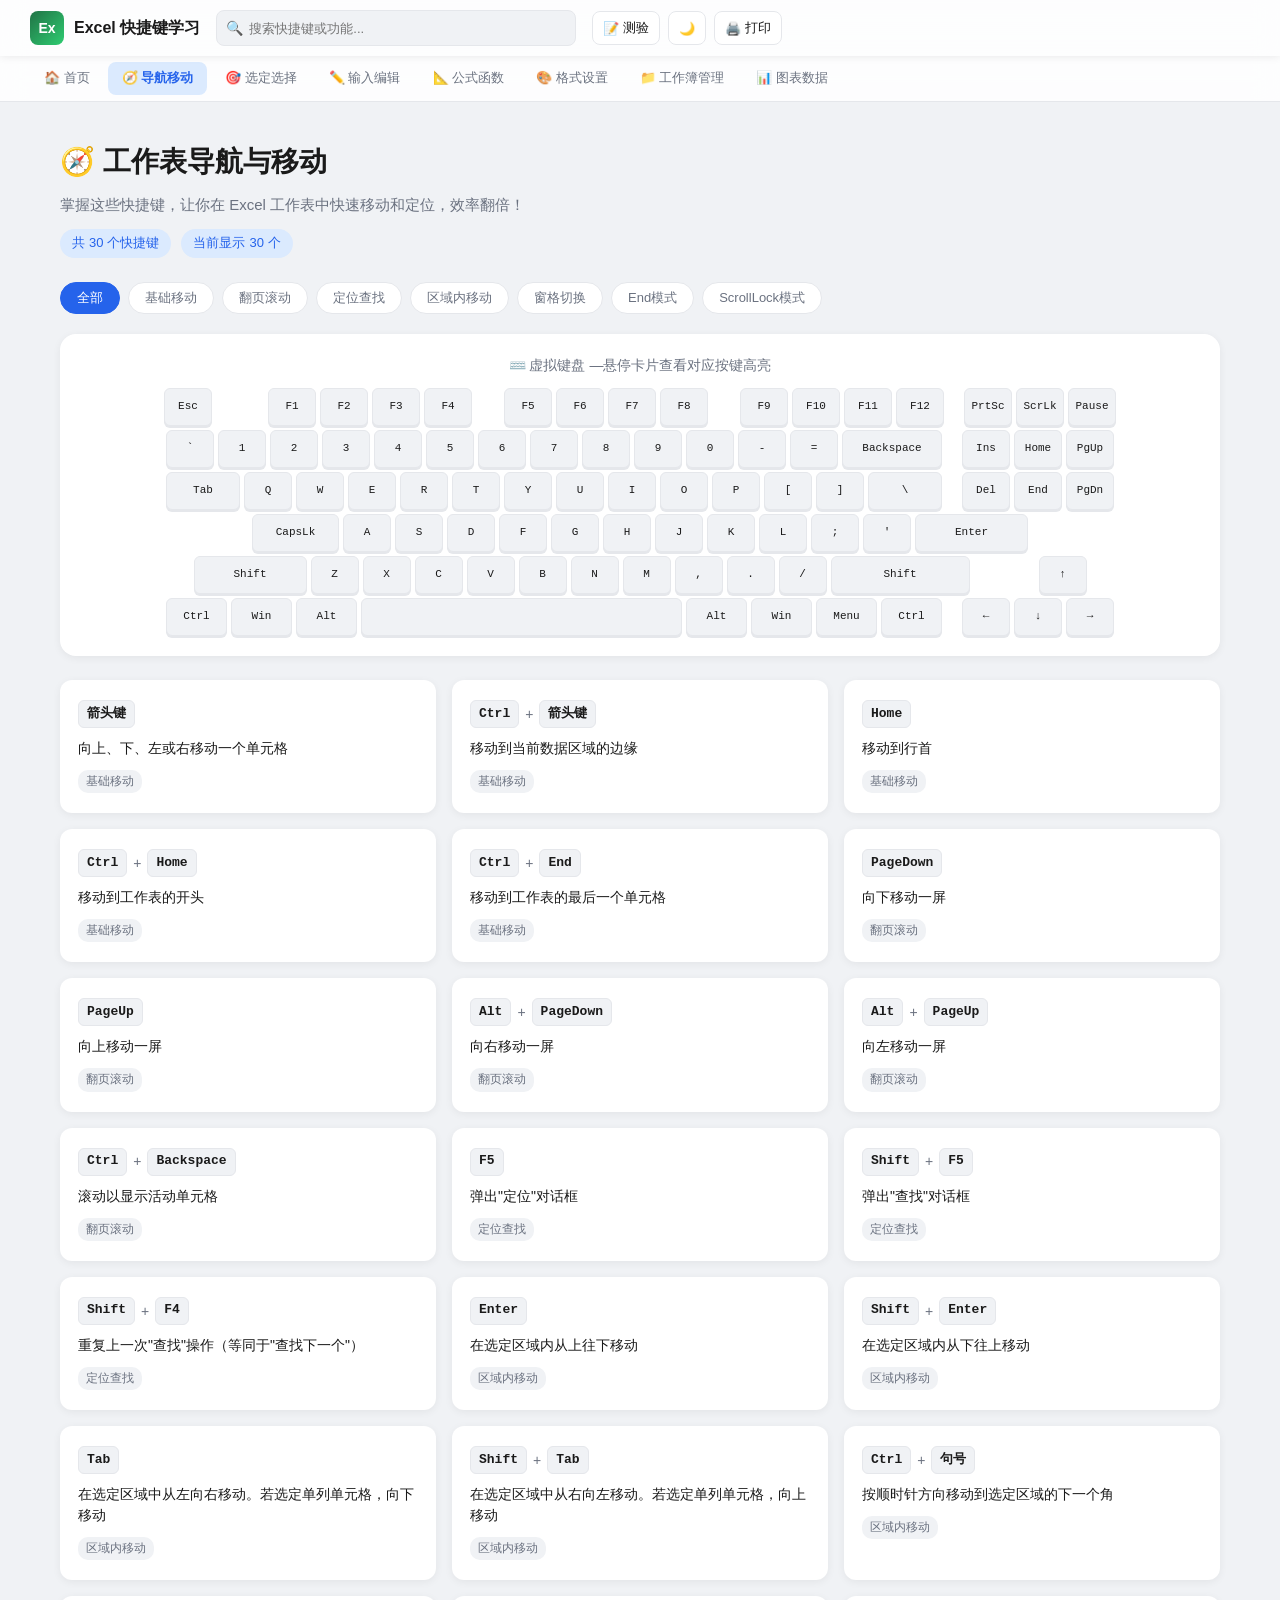
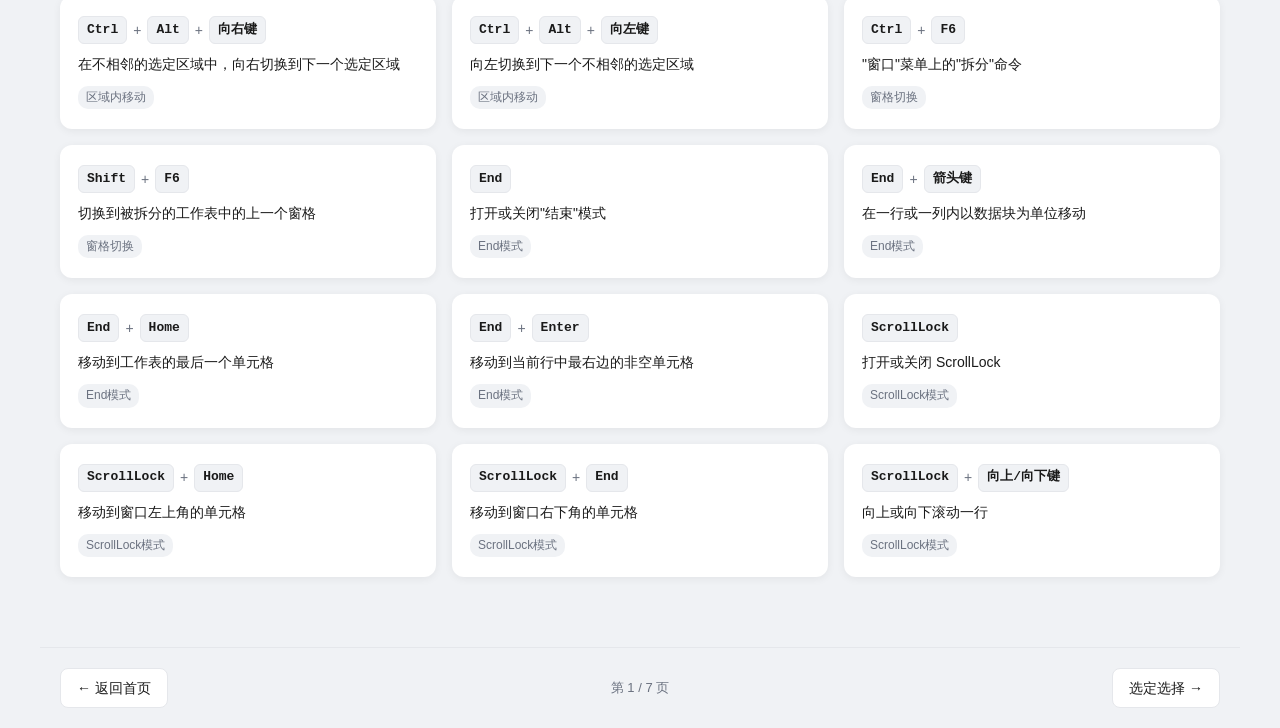
<file: excel快捷键/page1-navigation.html>
<!DOCTYPE html>
<html lang="zh-CN">
<head>
  <meta charset="UTF-8">
  <meta name="viewport" content="width=device-width, initial-scale=1.0">
  <title>工作表导航与移动 - Excel快捷键学习</title>
  <link rel="stylesheet" href="common.css">
</head>
<body><!-- ==========顶部导航栏 ========== -->
  <nav class="top-nav">
    <div class="top-nav-inner">
      <a href="index.html" class="nav-brand">
        <div class="nav-brand-icon">Ex</div>
        <span>Excel 快捷键学习</span>
      </a>
      <div class="nav-search">
        <span class="nav-search-icon">🔍</span>
        <input type="text" id="search-input" placeholder="搜索快捷键或功能..." autocomplete="off">
      </div>
      <div class="nav-actions">
        <button class="nav-btn tooltip" id="quiz-start-btn" data-tooltip="开始测验">📝<span class="btn-text">测验</span></button>
        <button class="nav-btn tooltip" id="theme-toggle-btn" data-tooltip="切换主题">🌙</button>
        <button class="nav-btn tooltip" id="print-btn" data-tooltip="打印页面">🖨️ <span class="btn-text">打印</span></button>
      </div>
    </div>
  </nav>

  <!-- ========== 分类标签栏 ========== -->
  <div class="category-bar">
    <div class="category-bar-inner">
      <a class="category-tab" href="index.html">🏠 首页</a>
      <a class="category-tab active" href="page1-navigation.html">🧭 导航移动</a>
      <a class="category-tab" href="page2-selection.html">🎯 选定选择</a>
      <a class="category-tab" href="page3-editing.html">✏️ 输入编辑</a>
      <a class="category-tab" href="page4-formula.html">📐 公式函数</a>
      <a class="category-tab" href="page5-format.html">🎨 格式设置</a>
      <a class="category-tab" href="page6-workbook.html">📁 工作簿管理</a>
      <a class="category-tab" href="page7-chart-data.html">📊 图表数据</a>
    </div>
  </div>

  <!-- ========== 主内容 ========== -->
  <main class="main-content">

    <!-- 页头 -->
    <div class="page-header">
      <h1 class="page-title">🧭 工作表导航与移动</h1>
      <p class="page-desc">掌握这些快捷键，让你在 Excel 工作表中快速移动和定位，效率翻倍！</p>
      <div class="page-stats">
        <span class="stat-badge">共<span id="total-count">30</span> 个快捷键</span>
        <span class="stat-badge">当前显示 <span id="visible-count">30</span> 个</span>
      </div>
    </div>

    <!-- 子分类筛选 -->
    <div class="sub-filter">
      <button class="sub-filter-btn active" data-filter="all">全部</button>
      <button class="sub-filter-btn" data-filter="基础移动">基础移动</button>
      <button class="sub-filter-btn" data-filter="翻页滚动">翻页滚动</button>
      <button class="sub-filter-btn" data-filter="定位查找">定位查找</button>
      <button class="sub-filter-btn" data-filter="区域内移动">区域内移动</button>
      <button class="sub-filter-btn" data-filter="窗格切换">窗格切换</button>
      <button class="sub-filter-btn" data-filter="End模式">End模式</button><button class="sub-filter-btn" data-filter="ScrollLock模式">ScrollLock模式</button>
    </div>

    <!-- 快捷键卡片 -->
    <div class="cards-grid" id="shortcuts-container">
      <!-- 由JS渲染 -->
    </div>

    <!-- 无结果提示 -->
    <div class="no-results">
      <div class="no-results-icon">🔍</div>
      <p>没有找到匹配的快捷键，试试其他关键词？</p>
    </div><!-- 虚拟键盘 -->
    <div class="keyboard-section">
      <div class="keyboard-title">⌨️ 虚拟键盘 —悬停卡片查看对应按键高亮</div>
      <div class="keyboard-container">
        <!-- 由 JS 生成 -->
      </div>
    </div>

  </main>

  <!-- ========== 测验弹窗 ========== -->
  <div class="quiz-overlay" id="quiz-overlay">
    <div class="quiz-panel">
      <div class="quiz-question" id="quiz-question">准备开始测验</div>
      <div class="quiz-desc" id="quiz-desc">根据功能描述，输入对应的快捷键</div>
      <input type="text" class="quiz-input" id="quiz-input" placeholder="输入快捷键，如 Ctrl+C" autocomplete="off">
      <div class="quiz-feedback" id="quiz-feedback"></div>
      <div class="quiz-actions">
        <button class="quiz-btn quiz-btn-primary" id="quiz-submit-btn">提交答案</button>
        <button class="quiz-btn quiz-btn-primary" id="quiz-next-btn" style="display:none;">下一题</button><button class="quiz-btn quiz-btn-secondary" id="quiz-close-btn">退出测验</button>
      </div>
      <div class="quiz-score" id="quiz-score">得分：0 / 0</div>
    </div>
  </div>

  <!-- ========== 底部导航 ========== -->
  <footer class="page-footer">
    <a href="index.html" class="footer-nav-btn">← 返回首页</a>
    <span class="footer-page-info">第 1 / 7 页</span><a href="page2-selection.html" class="footer-nav-btn">选定选择 →</a></footer>

  <!-- ========== 页面数据 ========== -->
  <script>
    window.PAGE_SHORTCUTS = [
      // === 基础移动 ===
      { id: 'nav-01', keys: '箭头键', desc: '向上、下、左或右移动一个单元格', subcategory: '基础移动' },
      { id: 'nav-02', keys: 'Ctrl+箭头键', desc: '移动到当前数据区域的边缘', subcategory: '基础移动' },
      { id: 'nav-03', keys: 'Home', desc: '移动到行首', subcategory: '基础移动' },
      { id: 'nav-04', keys: 'Ctrl+Home', desc: '移动到工作表的开头', subcategory: '基础移动' },
      { id: 'nav-05', keys: 'Ctrl+End', desc: '移动到工作表的最后一个单元格', subcategory: '基础移动' },

      // === 翻页滚动 ===
      { id: 'nav-06', keys: 'PageDown', desc: '向下移动一屏', subcategory: '翻页滚动' },
      { id: 'nav-07', keys: 'PageUp', desc: '向上移动一屏', subcategory: '翻页滚动' },
      { id: 'nav-08', keys: 'Alt+PageDown', desc: '向右移动一屏', subcategory: '翻页滚动' },
      { id: 'nav-09', keys: 'Alt+PageUp', desc: '向左移动一屏', subcategory: '翻页滚动' },
      { id: 'nav-12', keys: 'Ctrl+Backspace', desc: '滚动以显示活动单元格', subcategory: '翻页滚动' },

      // === 定位查找 ===
      { id: 'nav-13', keys: 'F5', desc: '弹出"定位"对话框', subcategory: '定位查找' },
      { id: 'nav-14', keys: 'Shift+F5', desc: '弹出"查找"对话框', subcategory: '定位查找' },
      { id: 'nav-15', keys: 'Shift+F4', desc: '重复上一次"查找"操作（等同于"查找下一个"）', subcategory: '定位查找' },

      // === 区域内移动 ===
      { id: 'nav-16', keys: 'Enter', desc: '在选定区域内从上往下移动', subcategory: '区域内移动' },
      { id: 'nav-17', keys: 'Shift+Enter', desc: '在选定区域内从下往上移动', subcategory: '区域内移动' },
      { id: 'nav-18', keys: 'Tab', desc: '在选定区域中从左向右移动。若选定单列单元格，向下移动', subcategory: '区域内移动' },
      { id: 'nav-19', keys: 'Shift+Tab', desc: '在选定区域中从右向左移动。若选定单列单元格，向上移动', subcategory: '区域内移动' },
      { id: 'nav-20', keys: 'Ctrl+句号', desc: '按顺时针方向移动到选定区域的下一个角', subcategory: '区域内移动' },
      { id: 'nav-21', keys: 'Ctrl+Alt+向右键', desc: '在不相邻的选定区域中，向右切换到下一个选定区域', subcategory: '区域内移动' },
      { id: 'nav-22', keys: 'Ctrl+Alt+向左键', desc: '向左切换到下一个不相邻的选定区域', subcategory: '区域内移动' },

      // === 窗格切换 ===
      { id: 'nav-10', keys: 'Ctrl+F6', desc: '"窗口"菜单上的"拆分"命令', subcategory: '窗格切换' },
      { id: 'nav-11', keys: 'Shift+F6', desc: '切换到被拆分的工作表中的上一个窗格', subcategory: '窗格切换' },

      // === End模式 ===
      { id: 'nav-23', keys: 'End', desc: '打开或关闭"结束"模式', subcategory: 'End模式' },
      { id: 'nav-24', keys: 'End+箭头键', desc: '在一行或一列内以数据块为单位移动', subcategory: 'End模式' },
      { id: 'nav-25', keys: 'End+Home', desc: '移动到工作表的最后一个单元格', subcategory: 'End模式' },
      { id: 'nav-26', keys: 'End+Enter', desc: '移动到当前行中最右边的非空单元格', subcategory: 'End模式' },

      // === ScrollLock模式 ===
      { id: 'nav-27', keys: 'ScrollLock', desc: '打开或关闭 ScrollLock', subcategory: 'ScrollLock模式' },
      { id: 'nav-28', keys: 'ScrollLock+Home', desc: '移动到窗口左上角的单元格', subcategory: 'ScrollLock模式' },
      { id: 'nav-29', keys: 'ScrollLock+End', desc: '移动到窗口右下角的单元格', subcategory: 'ScrollLock模式' },
      { id: 'nav-30', keys: 'ScrollLock+向上/向下键', desc: '向上或向下滚动一行', subcategory: 'ScrollLock模式' }
    ];
  </script><script src="common.js"></script>

</body>
</html>
</file>
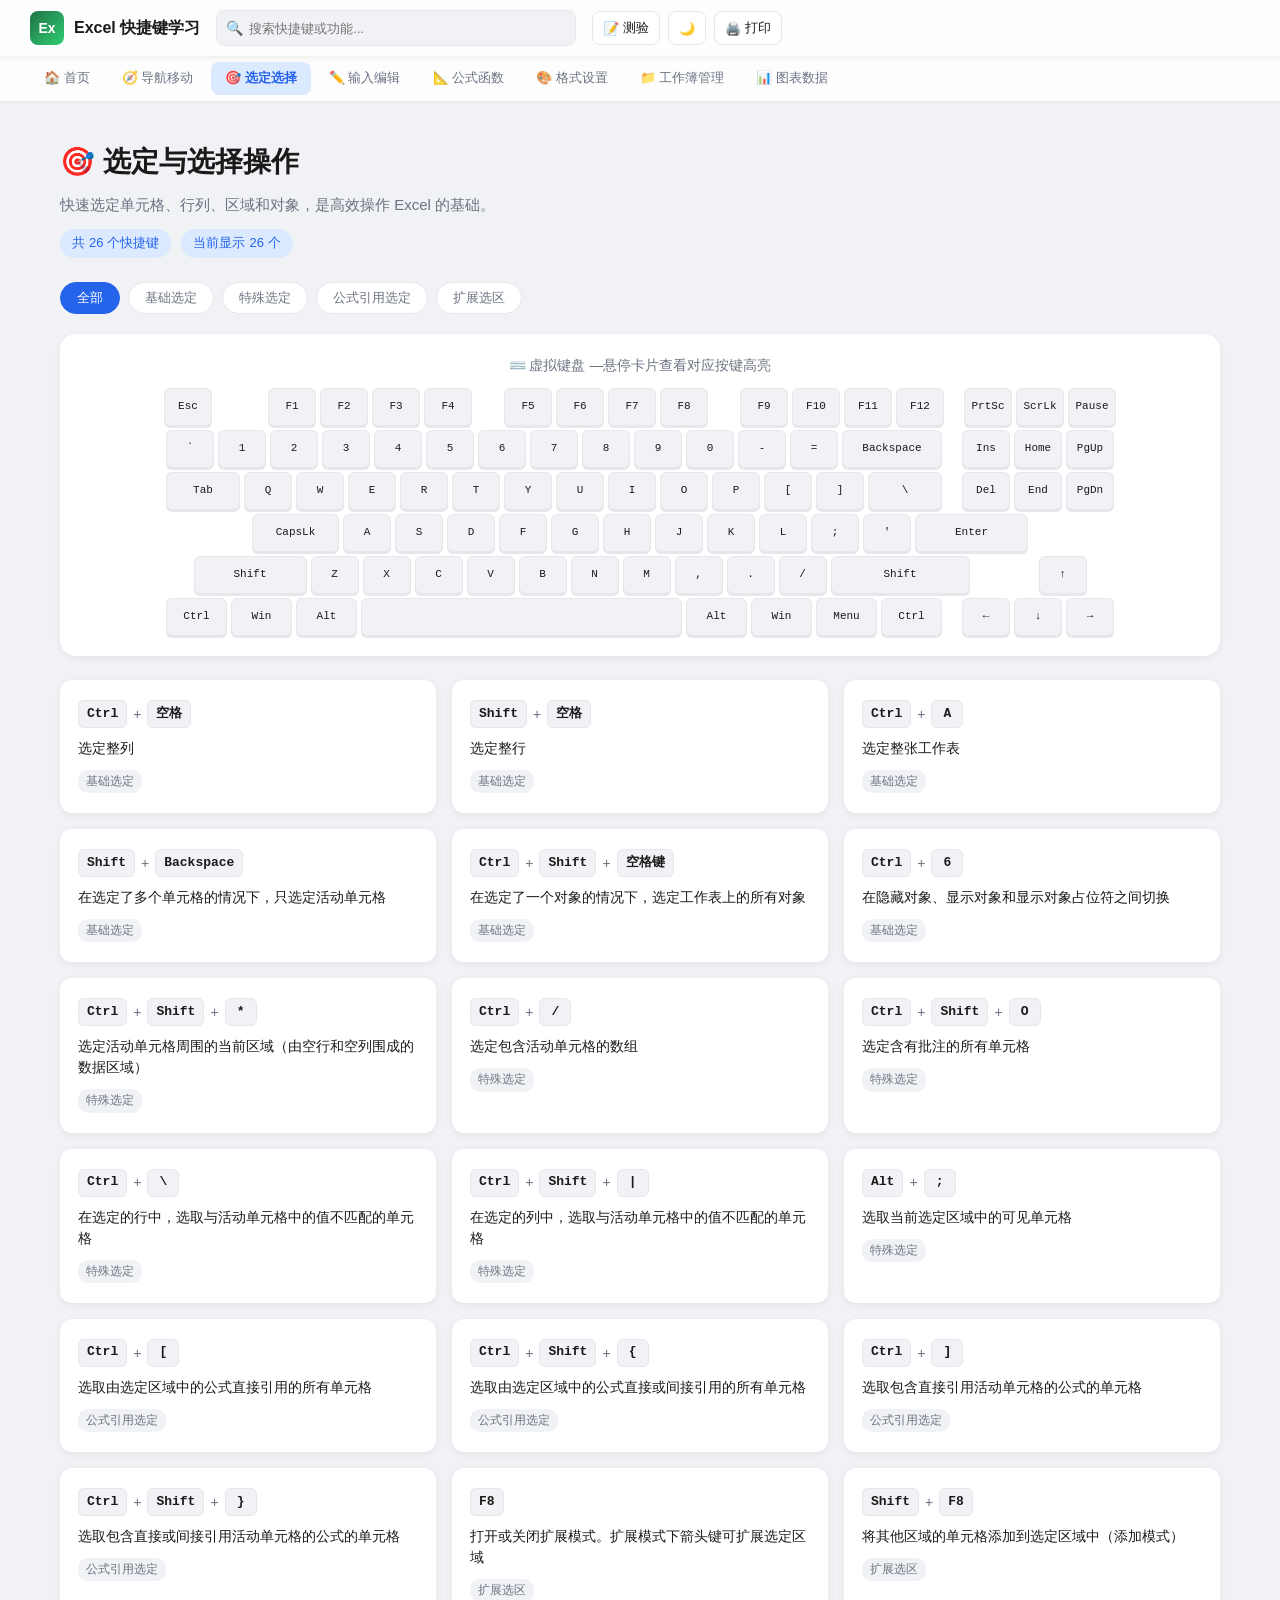
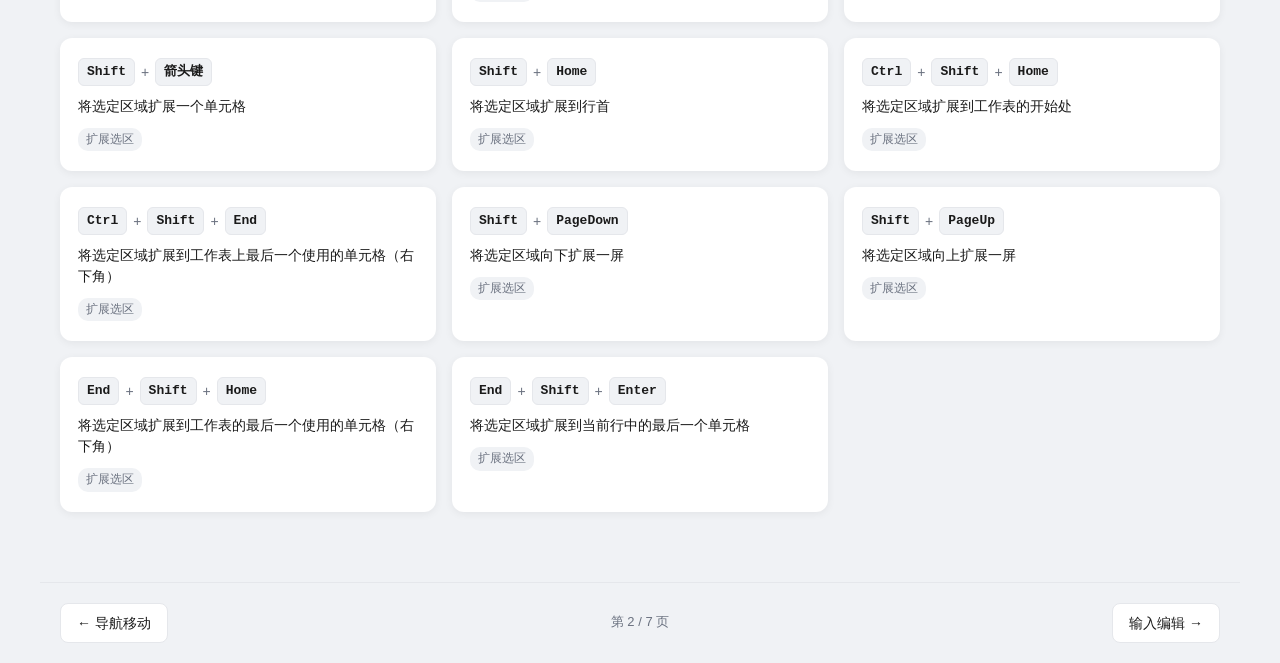
<file: excel快捷键/page2-selection.html>
<!DOCTYPE html>
<html lang="zh-CN">
<head>
  <meta charset="UTF-8">
  <meta name="viewport" content="width=device-width, initial-scale=1.0">
  <title>选定与选择操作 - Excel快捷键学习</title>
  <link rel="stylesheet" href="common.css">
</head>
<body>

  <!--========== 顶部导航栏 ========== -->
  <nav class="top-nav">
    <div class="top-nav-inner">
      <a href="index.html" class="nav-brand">
        <div class="nav-brand-icon">Ex</div>
        <span>Excel 快捷键学习</span>
      </a>
      <div class="nav-search">
        <span class="nav-search-icon">🔍</span>
        <input type="text" id="search-input" placeholder="搜索快捷键或功能..." autocomplete="off">
      </div>
      <div class="nav-actions">
        <button class="nav-btn tooltip" id="quiz-start-btn" data-tooltip="开始测验">📝<span class="btn-text">测验</span></button>
        <button class="nav-btn tooltip" id="theme-toggle-btn" data-tooltip="切换主题">🌙</button>
        <button class="nav-btn tooltip" id="print-btn" data-tooltip="打印页面">🖨️ <span class="btn-text">打印</span></button>
      </div>
    </div>
  </nav>

  <!-- ========== 分类标签栏 ========== -->
  <div class="category-bar">
    <div class="category-bar-inner">
      <a class="category-tab" href="index.html">🏠 首页</a>
      <a class="category-tab" href="page1-navigation.html">🧭 导航移动</a>
      <a class="category-tab active" href="page2-selection.html">🎯 选定选择</a>
      <a class="category-tab" href="page3-editing.html">✏️ 输入编辑</a>
      <a class="category-tab" href="page4-formula.html">📐 公式函数</a>
      <a class="category-tab" href="page5-format.html">🎨 格式设置</a>
      <a class="category-tab" href="page6-workbook.html">📁 工作簿管理</a>
      <a class="category-tab" href="page7-chart-data.html">📊 图表数据</a>
    </div>
  </div>

  <!-- ========== 主内容 ========== -->
  <main class="main-content">

    <!-- 页头 -->
    <div class="page-header">
      <h1 class="page-title">🎯 选定与选择操作</h1>
      <p class="page-desc">快速选定单元格、行列、区域和对象，是高效操作 Excel 的基础。</p>
      <div class="page-stats">
        <span class="stat-badge">共<span id="total-count">26</span> 个快捷键</span>
        <span class="stat-badge">当前显示 <span id="visible-count">26</span> 个</span>
      </div>
    </div>

    <!-- 子分类筛选 -->
    <div class="sub-filter">
      <button class="sub-filter-btn active" data-filter="all">全部</button>
      <button class="sub-filter-btn" data-filter="基础选定">基础选定</button>
      <button class="sub-filter-btn" data-filter="特殊选定">特殊选定</button>
      <button class="sub-filter-btn" data-filter="公式引用选定">公式引用选定</button>
      <button class="sub-filter-btn" data-filter="扩展选区">扩展选区</button>
    </div>

    <!-- 快捷键卡片 -->
    <div class="cards-grid" id="shortcuts-container">
      <!-- 由JS渲染 -->
    </div>

    <!-- 无结果提示 -->
    <div class="no-results">
      <div class="no-results-icon">🔍</div>
      <p>没有找到匹配的快捷键，试试其他关键词？</p>
    </div>

    <!-- 虚拟键盘 -->
    <div class="keyboard-section">
      <div class="keyboard-title">⌨️ 虚拟键盘 —悬停卡片查看对应按键高亮</div>
      <div class="keyboard-container">
        <!-- 由JS 生成 -->
      </div>
    </div>

  </main>

  <!-- ========== 测验弹窗 ========== -->
  <div class="quiz-overlay" id="quiz-overlay">
    <div class="quiz-panel">
      <div class="quiz-question" id="quiz-question">准备开始测验</div>
      <div class="quiz-desc" id="quiz-desc">根据功能描述，输入对应的快捷键</div>
      <input type="text" class="quiz-input" id="quiz-input" placeholder="输入快捷键，如 Ctrl+C" autocomplete="off">
      <div class="quiz-feedback" id="quiz-feedback"></div>
      <div class="quiz-actions">
        <button class="quiz-btn quiz-btn-primary" id="quiz-submit-btn">提交答案</button>
        <button class="quiz-btn quiz-btn-primary" id="quiz-next-btn" style="display:none;">下一题</button><button class="quiz-btn quiz-btn-secondary" id="quiz-close-btn">退出测验</button>
      </div>
      <div class="quiz-score" id="quiz-score">得分：0 / 0</div>
    </div>
  </div>

  <!-- ========== 底部导航 ========== -->
  <footer class="page-footer">
    <a href="page1-navigation.html" class="footer-nav-btn">← 导航移动</a>
    <span class="footer-page-info">第 2 / 7 页</span><a href="page3-editing.html" class="footer-nav-btn">输入编辑 →</a>
  </footer>

  <!-- ========== 页面数据 ========== -->
  <script>
    window.PAGE_SHORTCUTS = [
      // === 基础选定 ===
      { id: 'sel-01', keys: 'Ctrl+空格', desc: '选定整列', subcategory: '基础选定' },
      { id: 'sel-02', keys: 'Shift+空格', desc: '选定整行', subcategory: '基础选定' },
      { id: 'sel-03', keys: 'Ctrl+A', desc: '选定整张工作表', subcategory: '基础选定' },
      { id: 'sel-04', keys: 'Shift+Backspace', desc: '在选定了多个单元格的情况下，只选定活动单元格', subcategory: '基础选定' },
      { id: 'sel-05', keys: 'Ctrl+Shift+空格键', desc: '在选定了一个对象的情况下，选定工作表上的所有对象', subcategory: '基础选定' },
      { id: 'sel-06', keys: 'Ctrl+6', desc: '在隐藏对象、显示对象和显示对象占位符之间切换', subcategory: '基础选定' },

      // === 特殊选定 ===
      { id: 'sel-07', keys: 'Ctrl+Shift+*', desc: '选定活动单元格周围的当前区域（由空行和空列围成的数据区域）', subcategory: '特殊选定' },
      { id: 'sel-08', keys: 'Ctrl+/', desc: '选定包含活动单元格的数组', subcategory: '特殊选定' },
      { id: 'sel-09', keys: 'Ctrl+Shift+O', desc: '选定含有批注的所有单元格', subcategory: '特殊选定' },
      { id: 'sel-10', keys: 'Ctrl+\\', desc: '在选定的行中，选取与活动单元格中的值不匹配的单元格', subcategory: '特殊选定' },
      { id: 'sel-11', keys: 'Ctrl+Shift+|', desc: '在选定的列中，选取与活动单元格中的值不匹配的单元格', subcategory: '特殊选定' },
      { id: 'sel-16', keys: 'Alt+;', desc: '选取当前选定区域中的可见单元格', subcategory: '特殊选定' },

      // === 公式引用选定 ===
      { id: 'sel-12', keys: 'Ctrl+[', desc: '选取由选定区域中的公式直接引用的所有单元格', subcategory: '公式引用选定' },
      { id: 'sel-13', keys: 'Ctrl+Shift+{', desc: '选取由选定区域中的公式直接或间接引用的所有单元格', subcategory: '公式引用选定' },
      { id: 'sel-14', keys: 'Ctrl+]', desc: '选取包含直接引用活动单元格的公式的单元格', subcategory: '公式引用选定' },
      { id: 'sel-15', keys: 'Ctrl+Shift+}', desc: '选取包含直接或间接引用活动单元格的公式的单元格', subcategory: '公式引用选定' },

      // === 扩展选区 ===
      { id: 'sel-17', keys: 'F8', desc: '打开或关闭扩展模式。扩展模式下箭头键可扩展选定区域', subcategory: '扩展选区' },
      { id: 'sel-18', keys: 'Shift+F8', desc: '将其他区域的单元格添加到选定区域中（添加模式）', subcategory: '扩展选区' },
      { id: 'sel-19', keys: 'Shift+箭头键', desc: '将选定区域扩展一个单元格', subcategory: '扩展选区' },
      { id: 'sel-20', keys: 'Shift+Home', desc: '将选定区域扩展到行首', subcategory: '扩展选区' },
      { id: 'sel-21', keys: 'Ctrl+Shift+Home', desc: '将选定区域扩展到工作表的开始处', subcategory: '扩展选区' },
      { id: 'sel-22', keys: 'Ctrl+Shift+End', desc: '将选定区域扩展到工作表上最后一个使用的单元格（右下角）', subcategory: '扩展选区' },
      { id: 'sel-23', keys: 'Shift+PageDown', desc: '将选定区域向下扩展一屏', subcategory: '扩展选区' },
      { id: 'sel-24', keys: 'Shift+PageUp', desc: '将选定区域向上扩展一屏', subcategory: '扩展选区' },
      { id: 'sel-25', keys: 'End+Shift+Home', desc: '将选定区域扩展到工作表的最后一个使用的单元格（右下角）', subcategory: '扩展选区' },
      { id: 'sel-26', keys: 'End+Shift+Enter', desc: '将选定区域扩展到当前行中的最后一个单元格', subcategory: '扩展选区' }
    ];
  </script><script src="common.js"></script>

</body>
</html>
</file>
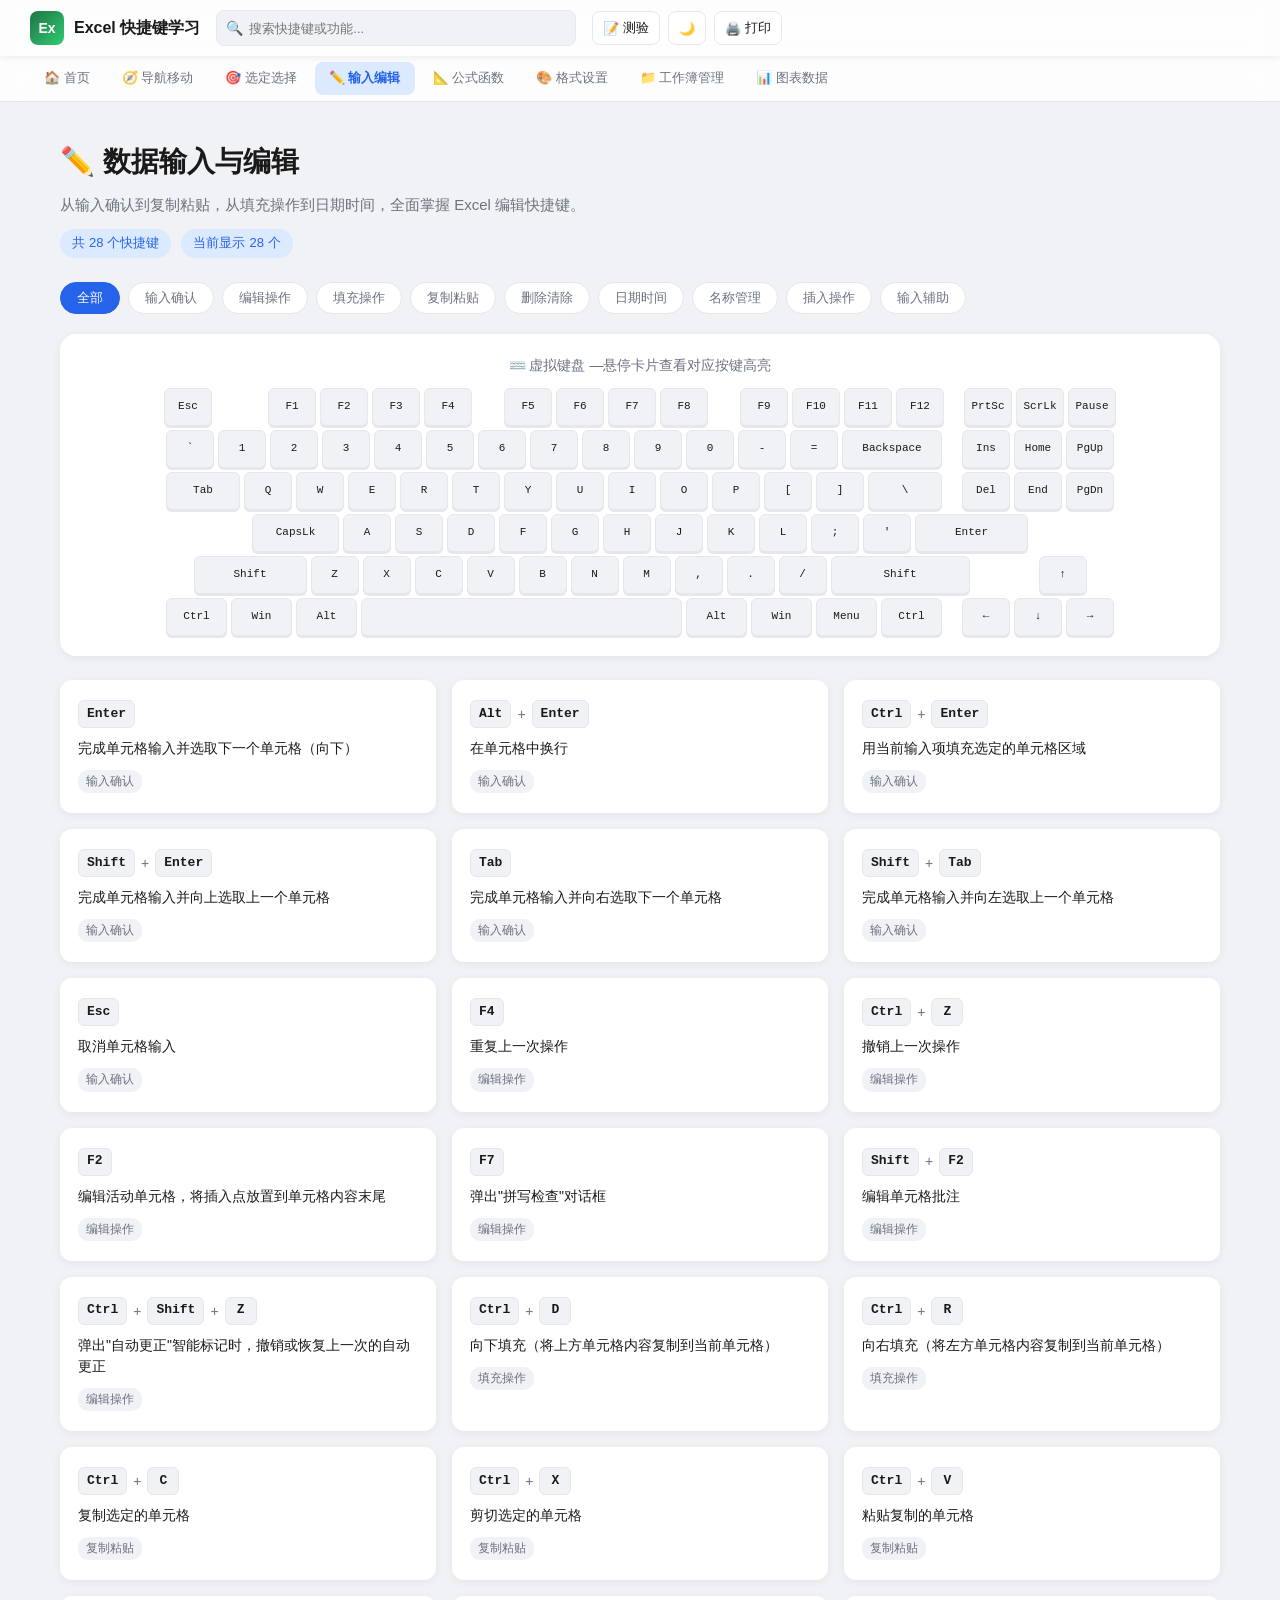
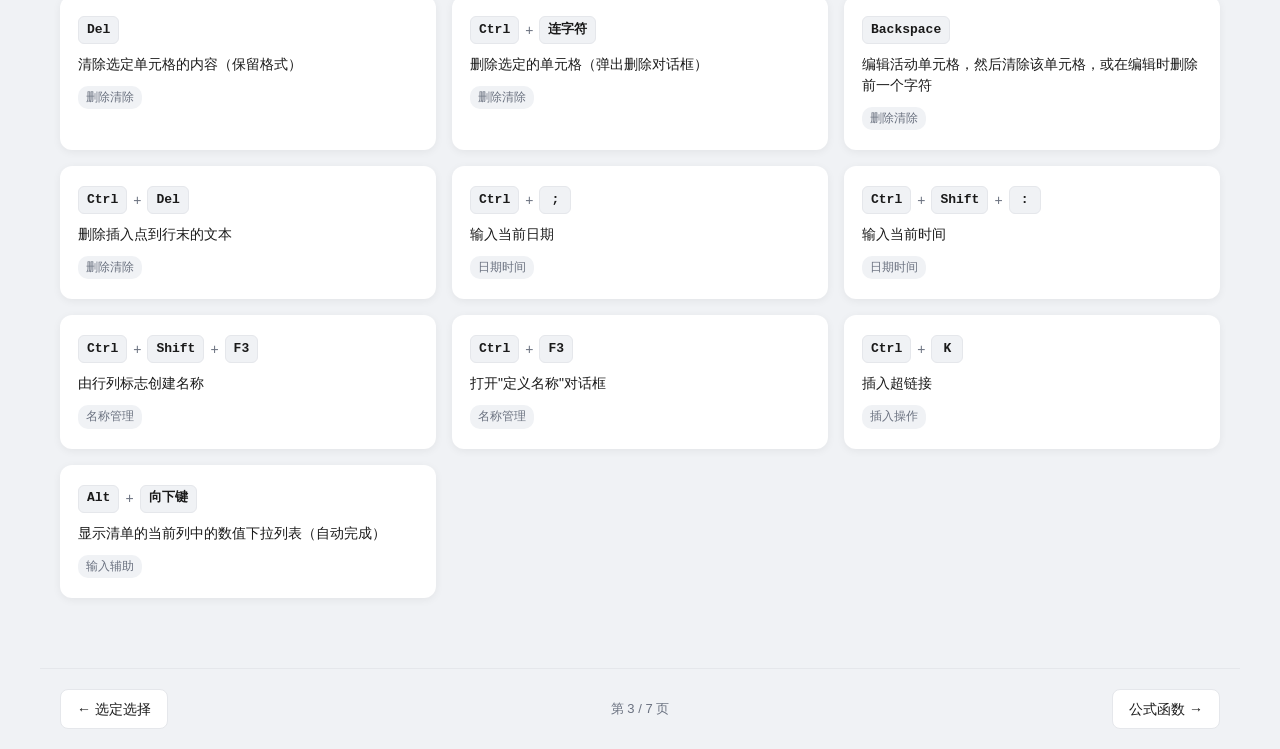
<file: excel快捷键/page3-editing.html>
<!DOCTYPE html>
<html lang="zh-CN">
<head>
  <meta charset="UTF-8">
  <meta name="viewport" content="width=device-width, initial-scale=1.0">
  <title>数据输入与编辑 - Excel快捷键学习</title>
  <link rel="stylesheet" href="common.css">
</head>
<body><!--========== 顶部导航栏 ========== -->
  <nav class="top-nav">
    <div class="top-nav-inner">
      <a href="index.html" class="nav-brand">
        <div class="nav-brand-icon">Ex</div>
        <span>Excel 快捷键学习</span>
      </a>
      <div class="nav-search">
        <span class="nav-search-icon">🔍</span>
        <input type="text" id="search-input" placeholder="搜索快捷键或功能..." autocomplete="off">
      </div>
      <div class="nav-actions">
        <button class="nav-btn tooltip" id="quiz-start-btn" data-tooltip="开始测验">📝<span class="btn-text">测验</span></button>
        <button class="nav-btn tooltip" id="theme-toggle-btn" data-tooltip="切换主题">🌙</button>
        <button class="nav-btn tooltip" id="print-btn" data-tooltip="打印页面">🖨️ <span class="btn-text">打印</span></button>
      </div>
    </div>
  </nav>

  <!-- ========== 分类标签栏 ========== -->
  <div class="category-bar">
    <div class="category-bar-inner">
      <a class="category-tab" href="index.html">🏠 首页</a>
      <a class="category-tab" href="page1-navigation.html">🧭 导航移动</a>
      <a class="category-tab" href="page2-selection.html">🎯 选定选择</a>
      <a class="category-tab active" href="page3-editing.html">✏️ 输入编辑</a>
      <a class="category-tab" href="page4-formula.html">📐 公式函数</a>
      <a class="category-tab" href="page5-format.html">🎨 格式设置</a>
      <a class="category-tab" href="page6-workbook.html">📁 工作簿管理</a>
      <a class="category-tab" href="page7-chart-data.html">📊 图表数据</a>
    </div>
  </div>

  <!-- ========== 主内容 ========== -->
  <main class="main-content">

    <!-- 页头 -->
    <div class="page-header">
      <h1 class="page-title">✏️ 数据输入与编辑</h1>
      <p class="page-desc">从输入确认到复制粘贴，从填充操作到日期时间，全面掌握 Excel 编辑快捷键。</p>
      <div class="page-stats">
        <span class="stat-badge">共 <span id="total-count">28</span> 个快捷键</span>
        <span class="stat-badge">当前显示 <span id="visible-count">28</span> 个</span>
      </div>
    </div>

    <!-- 子分类筛选 -->
    <div class="sub-filter">
      <button class="sub-filter-btn active" data-filter="all">全部</button>
      <button class="sub-filter-btn" data-filter="输入确认">输入确认</button>
      <button class="sub-filter-btn" data-filter="编辑操作">编辑操作</button>
      <button class="sub-filter-btn" data-filter="填充操作">填充操作</button>
      <button class="sub-filter-btn" data-filter="复制粘贴">复制粘贴</button>
      <button class="sub-filter-btn" data-filter="删除清除">删除清除</button><button class="sub-filter-btn" data-filter="日期时间">日期时间</button>
      <button class="sub-filter-btn" data-filter="名称管理">名称管理</button>
      <button class="sub-filter-btn" data-filter="插入操作">插入操作</button>
      <button class="sub-filter-btn" data-filter="输入辅助">输入辅助</button>
    </div>

    <!-- 快捷键卡片 -->
    <div class="cards-grid" id="shortcuts-container">
      <!-- 由JS渲染 -->
    </div>

    <!-- 无结果提示 -->
    <div class="no-results">
      <div class="no-results-icon">🔍</div>
      <p>没有找到匹配的快捷键，试试其他关键词？</p>
    </div><!-- 虚拟键盘 -->
    <div class="keyboard-section">
      <div class="keyboard-title">⌨️ 虚拟键盘 —悬停卡片查看对应按键高亮</div>
      <div class="keyboard-container">
        <!-- 由JS 生成 -->
      </div>
    </div>

  </main>

  <!-- ========== 测验弹窗 ========== -->
  <div class="quiz-overlay" id="quiz-overlay">
    <div class="quiz-panel">
      <div class="quiz-question" id="quiz-question">准备开始测验</div>
      <div class="quiz-desc" id="quiz-desc">根据功能描述，输入对应的快捷键</div>
      <input type="text" class="quiz-input" id="quiz-input" placeholder="输入快捷键，如 Ctrl+C" autocomplete="off">
      <div class="quiz-feedback" id="quiz-feedback"></div>
      <div class="quiz-actions">
        <button class="quiz-btn quiz-btn-primary" id="quiz-submit-btn">提交答案</button>
        <button class="quiz-btn quiz-btn-primary" id="quiz-next-btn" style="display:none;">下一题</button>
        <button class="quiz-btn quiz-btn-secondary" id="quiz-close-btn">退出测验</button>
      </div>
      <div class="quiz-score" id="quiz-score">得分：0 / 0</div>
    </div>
  </div>

  <!-- ========== 底部导航 ========== -->
  <footer class="page-footer">
    <a href="page2-selection.html" class="footer-nav-btn">← 选定选择</a>
    <span class="footer-page-info">第 3 / 7 页</span><a href="page4-formula.html" class="footer-nav-btn">公式函数 →</a>
  </footer>

  <!-- ========== 页面数据 ========== -->
  <script>
    window.PAGE_SHORTCUTS = [
      // === 输入确认 ===
      { id: 'edit-01', keys: 'Enter', desc: '完成单元格输入并选取下一个单元格（向下）', subcategory: '输入确认' },
      { id: 'edit-02', keys: 'Alt+Enter', desc: '在单元格中换行', subcategory: '输入确认' },
      { id: 'edit-03', keys: 'Ctrl+Enter', desc: '用当前输入项填充选定的单元格区域', subcategory: '输入确认' },
      { id: 'edit-04', keys: 'Shift+Enter', desc: '完成单元格输入并向上选取上一个单元格', subcategory: '输入确认' },
      { id: 'edit-05', keys: 'Tab', desc: '完成单元格输入并向右选取下一个单元格', subcategory: '输入确认' },
      { id: 'edit-06', keys: 'Shift+Tab', desc: '完成单元格输入并向左选取上一个单元格', subcategory: '输入确认' },
      { id: 'edit-07', keys: 'Esc', desc: '取消单元格输入', subcategory: '输入确认' },

      // === 编辑操作 ===
      { id: 'edit-08', keys: 'F4', desc: '重复上一次操作', subcategory: '编辑操作' },
      { id: 'edit-16', keys: 'Ctrl+Z', desc: '撤销上一次操作', subcategory: '编辑操作' },
      { id: 'edit-23', keys: 'F2', desc: '编辑活动单元格，将插入点放置到单元格内容末尾', subcategory: '编辑操作' },
      { id: 'edit-24', keys: 'F7', desc: '弹出"拼写检查"对话框', subcategory: '编辑操作' },
      { id: 'edit-25', keys: 'Shift+F2', desc: '编辑单元格批注', subcategory: '编辑操作' },
      { id: 'edit-28', keys: 'Ctrl+Shift+Z', desc: '弹出"自动更正"智能标记时，撤销或恢复上一次的自动更正', subcategory: '编辑操作' },

      // === 填充操作 ===
      { id: 'edit-09', keys: 'Ctrl+D', desc: '向下填充（将上方单元格内容复制到当前单元格）', subcategory: '填充操作' },
      { id: 'edit-10', keys: 'Ctrl+R', desc: '向右填充（将左方单元格内容复制到当前单元格）', subcategory: '填充操作' },

      // === 复制粘贴 ===
      { id: 'edit-17', keys: 'Ctrl+C', desc: '复制选定的单元格', subcategory: '复制粘贴' },
      { id: 'edit-18', keys: 'Ctrl+X', desc: '剪切选定的单元格', subcategory: '复制粘贴' },
      { id: 'edit-19', keys: 'Ctrl+V', desc: '粘贴复制的单元格', subcategory: '复制粘贴' },

      // === 删除清除 ===
      { id: 'edit-20', keys: 'Del', desc: '清除选定单元格的内容（保留格式）', subcategory: '删除清除' },
      { id: 'edit-21', keys: 'Ctrl+连字符', desc: '删除选定的单元格（弹出删除对话框）', subcategory: '删除清除' },
      { id: 'edit-22', keys: 'Backspace', desc: '编辑活动单元格，然后清除该单元格，或在编辑时删除前一个字符', subcategory: '删除清除' },
      { id: 'edit-26', keys: 'Ctrl+Del', desc: '删除插入点到行末的文本', subcategory: '删除清除' },

      // === 日期时间 ===
      { id: 'edit-14', keys: 'Ctrl+;', desc: '输入当前日期', subcategory: '日期时间' },
      { id: 'edit-15', keys: 'Ctrl+Shift+:', desc: '输入当前时间', subcategory: '日期时间' },

      // === 名称管理 ===
      { id: 'edit-11', keys: 'Ctrl+Shift+F3', desc: '由行列标志创建名称', subcategory: '名称管理' },
      { id: 'edit-12', keys: 'Ctrl+F3', desc: '打开"定义名称"对话框', subcategory: '名称管理' },

      // === 插入操作 ===
      { id: 'edit-13', keys: 'Ctrl+K', desc: '插入超链接', subcategory: '插入操作' },

      // === 输入辅助 ===
      { id: 'edit-27', keys: 'Alt+向下键', desc: '显示清单的当前列中的数值下拉列表（自动完成）', subcategory: '输入辅助' }
    ];
  </script>
  <script src="common.js"></script>

</body>
</html>
</file>
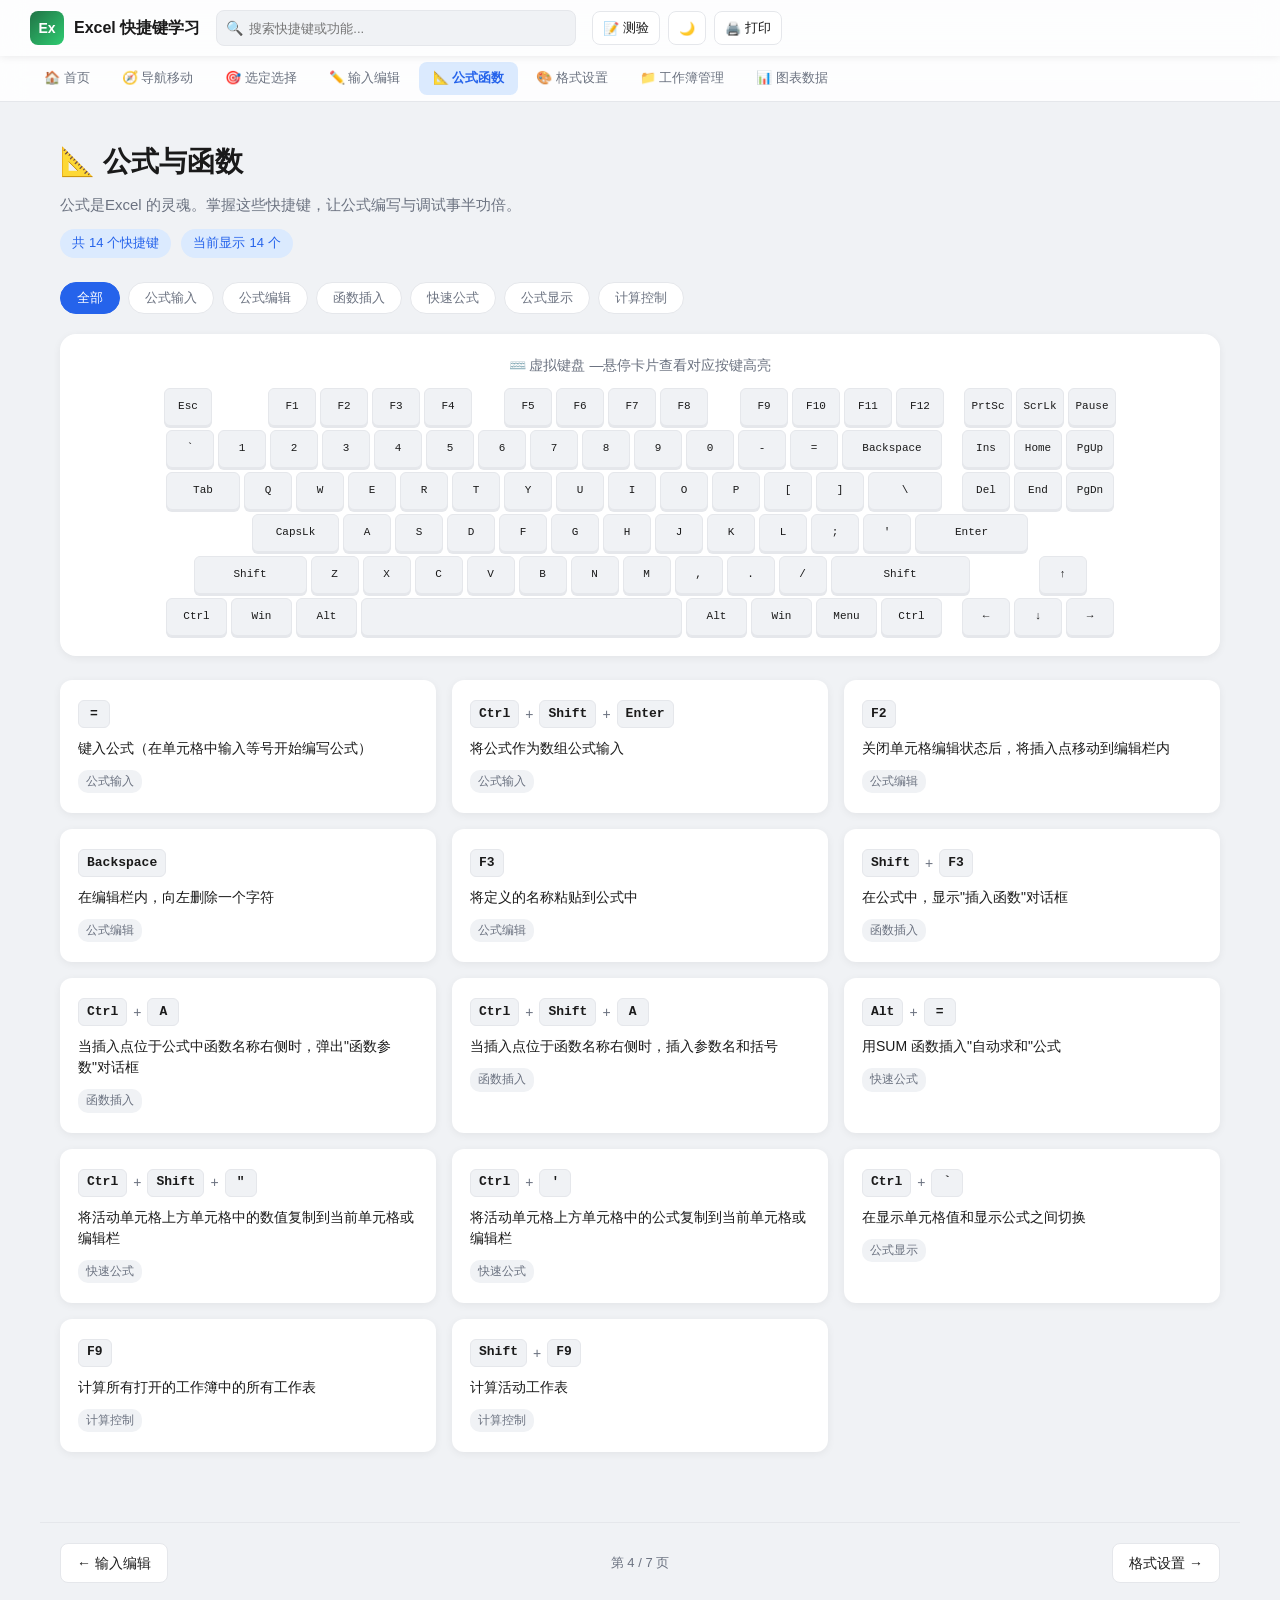
<file: excel快捷键/page4-formula.html>
<!DOCTYPE html>
<html lang="zh-CN">
<head>
  <meta charset="UTF-8">
  <meta name="viewport" content="width=device-width, initial-scale=1.0">
  <title>公式与函数 - Excel快捷键学习</title>
  <link rel="stylesheet" href="common.css">
</head>
<body><!--========== 顶部导航栏 ========== -->
  <nav class="top-nav">
    <div class="top-nav-inner">
      <a href="index.html" class="nav-brand">
        <div class="nav-brand-icon">Ex</div>
        <span>Excel 快捷键学习</span>
      </a>
      <div class="nav-search">
        <span class="nav-search-icon">🔍</span>
        <input type="text" id="search-input" placeholder="搜索快捷键或功能..." autocomplete="off">
      </div>
      <div class="nav-actions">
        <button class="nav-btn tooltip" id="quiz-start-btn" data-tooltip="开始测验">📝<span class="btn-text">测验</span></button>
        <button class="nav-btn tooltip" id="theme-toggle-btn" data-tooltip="切换主题">🌙</button>
        <button class="nav-btn tooltip" id="print-btn" data-tooltip="打印页面">🖨️ <span class="btn-text">打印</span></button>
      </div>
    </div>
  </nav>

  <!-- ========== 分类标签栏 ========== -->
  <div class="category-bar">
    <div class="category-bar-inner">
      <a class="category-tab" href="index.html">🏠 首页</a>
      <a class="category-tab" href="page1-navigation.html">🧭 导航移动</a>
      <a class="category-tab" href="page2-selection.html">🎯 选定选择</a>
      <a class="category-tab" href="page3-editing.html">✏️ 输入编辑</a>
      <a class="category-tab active" href="page4-formula.html">📐 公式函数</a>
      <a class="category-tab" href="page5-format.html">🎨 格式设置</a>
      <a class="category-tab" href="page6-workbook.html">📁 工作簿管理</a>
      <a class="category-tab" href="page7-chart-data.html">📊 图表数据</a>
    </div>
  </div>

  <!-- ========== 主内容 ========== -->
  <main class="main-content">

    <!-- 页头 -->
    <div class="page-header">
      <h1 class="page-title">📐 公式与函数</h1>
      <p class="page-desc">公式是Excel 的灵魂。掌握这些快捷键，让公式编写与调试事半功倍。</p>
      <div class="page-stats">
        <span class="stat-badge">共<span id="total-count">14</span> 个快捷键</span>
        <span class="stat-badge">当前显示 <span id="visible-count">14</span> 个</span>
      </div>
    </div>

    <!-- 子分类筛选 -->
    <div class="sub-filter">
      <button class="sub-filter-btn active" data-filter="all">全部</button>
      <button class="sub-filter-btn" data-filter="公式输入">公式输入</button>
      <button class="sub-filter-btn" data-filter="公式编辑">公式编辑</button>
      <button class="sub-filter-btn" data-filter="函数插入">函数插入</button>
      <button class="sub-filter-btn" data-filter="快速公式">快速公式</button>
      <button class="sub-filter-btn" data-filter="公式显示">公式显示</button>
      <button class="sub-filter-btn" data-filter="计算控制">计算控制</button>
    </div>

    <!-- 快捷键卡片 -->
    <div class="cards-grid" id="shortcuts-container">
      <!-- 由JS渲染 -->
    </div>

    <!-- 无结果提示 -->
    <div class="no-results">
      <div class="no-results-icon">🔍</div>
      <p>没有找到匹配的快捷键，试试其他关键词？</p>
    </div><!-- 虚拟键盘 -->
    <div class="keyboard-section">
      <div class="keyboard-title">⌨️ 虚拟键盘 —悬停卡片查看对应按键高亮</div>
      <div class="keyboard-container">
        <!-- 由JS生成 -->
      </div>
    </div>

  </main>

  <!-- ========== 测验弹窗 ========== -->
  <div class="quiz-overlay" id="quiz-overlay">
    <div class="quiz-panel">
      <div class="quiz-question" id="quiz-question">准备开始测验</div>
      <div class="quiz-desc" id="quiz-desc">根据功能描述，输入对应的快捷键</div>
      <input type="text" class="quiz-input" id="quiz-input" placeholder="输入快捷键，如 Ctrl+C" autocomplete="off">
      <div class="quiz-feedback" id="quiz-feedback"></div>
      <div class="quiz-actions">
        <button class="quiz-btn quiz-btn-primary" id="quiz-submit-btn">提交答案</button>
        <button class="quiz-btn quiz-btn-primary" id="quiz-next-btn" style="display:none;">下一题</button>
        <button class="quiz-btn quiz-btn-secondary" id="quiz-close-btn">退出测验</button>
      </div>
      <div class="quiz-score" id="quiz-score">得分：0 / 0</div>
    </div>
  </div>

  <!-- ========== 底部导航 ========== -->
  <footer class="page-footer">
    <a href="page3-editing.html" class="footer-nav-btn">← 输入编辑</a>
    <span class="footer-page-info">第 4 / 7 页</span>
    <a href="page5-format.html" class="footer-nav-btn">格式设置 →</a></footer>

  <!-- ========== 页面数据 ========== -->
  <script>
    window.PAGE_SHORTCUTS = [
      // === 公式输入 ===
      { id: 'form-01', keys: '=', desc: '键入公式（在单元格中输入等号开始编写公式）', subcategory: '公式输入' },
      { id: 'form-04', keys: 'Ctrl+Shift+Enter', desc: '将公式作为数组公式输入', subcategory: '公式输入' },

      // === 公式编辑 ===
      { id: 'form-02', keys: 'F2', desc: '关闭单元格编辑状态后，将插入点移动到编辑栏内', subcategory: '公式编辑' },
      { id: 'form-03', keys: 'Backspace', desc: '在编辑栏内，向左删除一个字符', subcategory: '公式编辑' },
      { id: 'form-08', keys: 'F3', desc: '将定义的名称粘贴到公式中', subcategory: '公式编辑' },

      // === 函数插入 ===
      { id: 'form-05', keys: 'Shift+F3', desc: '在公式中，显示"插入函数"对话框', subcategory: '函数插入' },
      { id: 'form-06', keys: 'Ctrl+A', desc: '当插入点位于公式中函数名称右侧时，弹出"函数参数"对话框', subcategory: '函数插入' },
      { id: 'form-07', keys: 'Ctrl+Shift+A', desc: '当插入点位于函数名称右侧时，插入参数名和括号', subcategory: '函数插入' },

      // === 快速公式 ===
      { id: 'form-09', keys: 'Alt+=', desc: '用SUM 函数插入"自动求和"公式', subcategory: '快速公式' },
      { id: 'form-10', keys: 'Ctrl+Shift+"', desc: '将活动单元格上方单元格中的数值复制到当前单元格或编辑栏', subcategory: '快速公式' },
      { id: 'form-11', keys: "Ctrl+'", desc: '将活动单元格上方单元格中的公式复制到当前单元格或编辑栏', subcategory: '快速公式' },

      // === 公式显示 ===
      { id: 'form-12', keys: 'Ctrl+`', desc: '在显示单元格值和显示公式之间切换', subcategory: '公式显示' },

      // === 计算控制 ===
      { id: 'form-13', keys: 'F9', desc: '计算所有打开的工作簿中的所有工作表', subcategory: '计算控制' },
      { id: 'form-14', keys: 'Shift+F9', desc: '计算活动工作表', subcategory: '计算控制' }
    ];
  </script>
  <script src="common.js"></script>

</body>
</html>
</file>
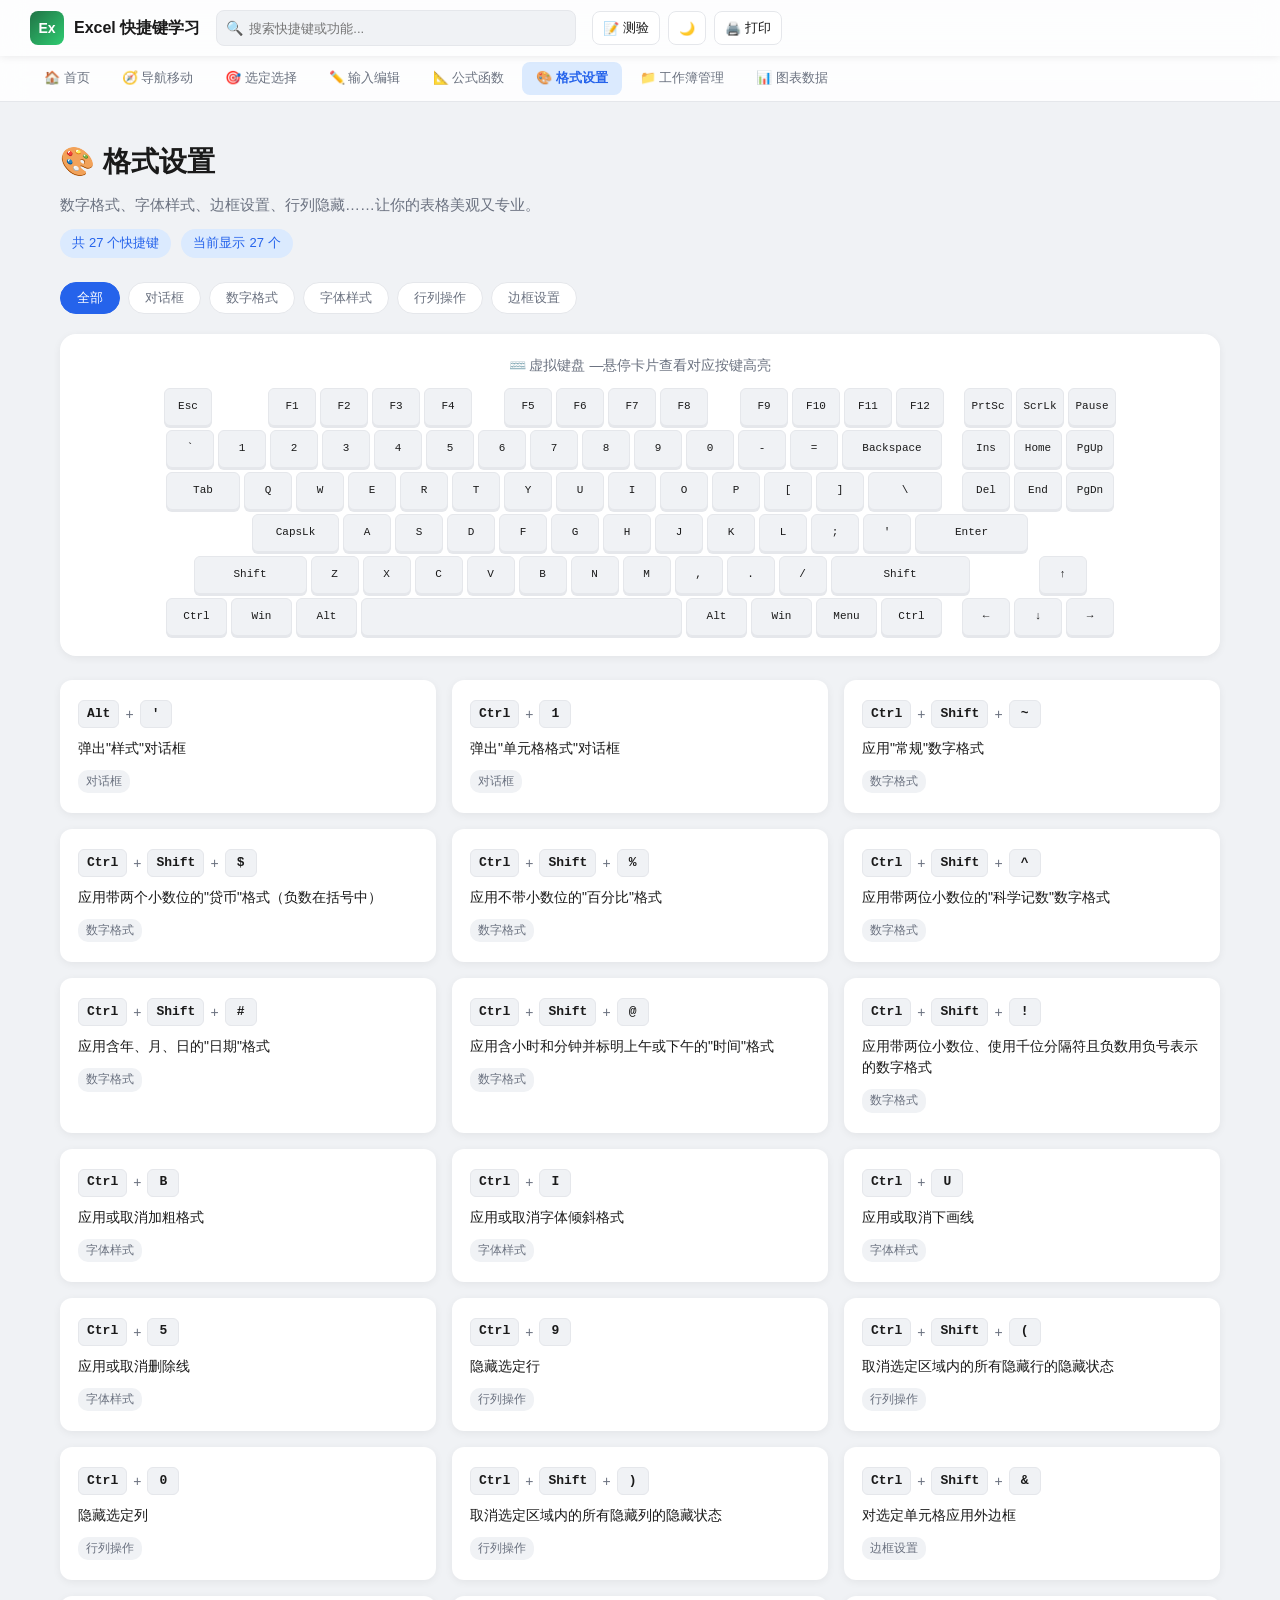
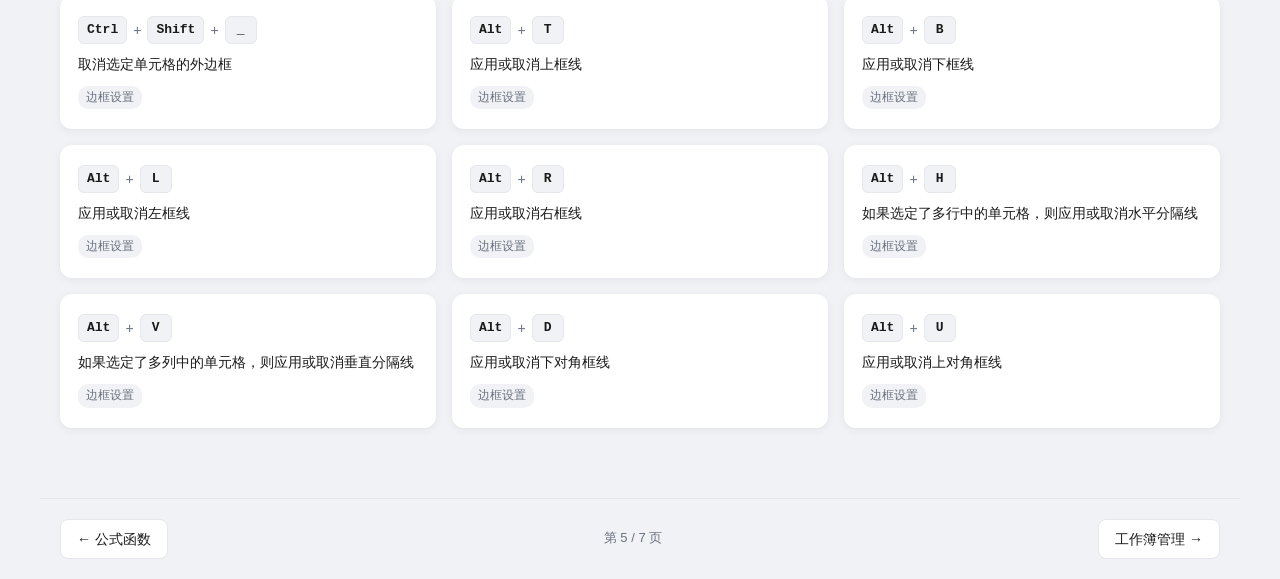
<file: excel快捷键/page5-format.html>
<!DOCTYPE html>
<html lang="zh-CN">
<head>
  <meta charset="UTF-8">
  <meta name="viewport" content="width=device-width, initial-scale=1.0">
  <title>格式设置 - Excel快捷键学习</title>
  <link rel="stylesheet" href="common.css">
</head>
<body><!--========== 顶部导航栏 ========== -->
  <nav class="top-nav">
    <div class="top-nav-inner">
      <a href="index.html" class="nav-brand">
        <div class="nav-brand-icon">Ex</div>
        <span>Excel 快捷键学习</span>
      </a>
      <div class="nav-search">
        <span class="nav-search-icon">🔍</span>
        <input type="text" id="search-input" placeholder="搜索快捷键或功能..." autocomplete="off">
      </div>
      <div class="nav-actions">
        <button class="nav-btn tooltip" id="quiz-start-btn" data-tooltip="开始测验">📝<span class="btn-text">测验</span></button>
        <button class="nav-btn tooltip" id="theme-toggle-btn" data-tooltip="切换主题">🌙</button>
        <button class="nav-btn tooltip" id="print-btn" data-tooltip="打印页面">🖨️ <span class="btn-text">打印</span></button>
      </div>
    </div>
  </nav>

  <!--========== 分类标签栏 ========== -->
  <div class="category-bar">
    <div class="category-bar-inner">
      <a class="category-tab" href="index.html">🏠 首页</a>
      <a class="category-tab" href="page1-navigation.html">🧭 导航移动</a>
      <a class="category-tab" href="page2-selection.html">🎯 选定选择</a>
      <a class="category-tab" href="page3-editing.html">✏️ 输入编辑</a>
      <a class="category-tab" href="page4-formula.html">📐 公式函数</a>
      <a class="category-tab active" href="page5-format.html">🎨 格式设置</a>
      <a class="category-tab" href="page6-workbook.html">📁 工作簿管理</a>
      <a class="category-tab" href="page7-chart-data.html">📊 图表数据</a>
    </div>
  </div>

  <!-- ========== 主内容 ========== -->
  <main class="main-content">

    <!-- 页头 -->
    <div class="page-header">
      <h1 class="page-title">🎨 格式设置</h1>
      <p class="page-desc">数字格式、字体样式、边框设置、行列隐藏……让你的表格美观又专业。</p>
      <div class="page-stats">
        <span class="stat-badge">共 <span id="total-count">27</span> 个快捷键</span>
        <span class="stat-badge">当前显示 <span id="visible-count">27</span> 个</span>
      </div>
    </div>

    <!-- 子分类筛选 -->
    <div class="sub-filter">
      <button class="sub-filter-btn active" data-filter="all">全部</button>
      <button class="sub-filter-btn" data-filter="对话框">对话框</button>
      <button class="sub-filter-btn" data-filter="数字格式">数字格式</button>
      <button class="sub-filter-btn" data-filter="字体样式">字体样式</button>
      <button class="sub-filter-btn" data-filter="行列操作">行列操作</button>
      <button class="sub-filter-btn" data-filter="边框设置">边框设置</button>
    </div>

    <!-- 快捷键卡片 -->
    <div class="cards-grid" id="shortcuts-container">
      <!-- 由JS渲染 -->
    </div>

    <!-- 无结果提示 -->
    <div class="no-results">
      <div class="no-results-icon">🔍</div>
      <p>没有找到匹配的快捷键，试试其他关键词？</p>
    </div><!-- 虚拟键盘 -->
    <div class="keyboard-section">
      <div class="keyboard-title">⌨️ 虚拟键盘 —悬停卡片查看对应按键高亮</div>
      <div class="keyboard-container">
        <!-- 由JS生成 -->
      </div>
    </div>

  </main>

  <!-- ========== 测验弹窗 ========== -->
  <div class="quiz-overlay" id="quiz-overlay">
    <div class="quiz-panel">
      <div class="quiz-question" id="quiz-question">准备开始测验</div>
      <div class="quiz-desc" id="quiz-desc">根据功能描述，输入对应的快捷键</div>
      <input type="text" class="quiz-input" id="quiz-input" placeholder="输入快捷键，如 Ctrl+C" autocomplete="off">
      <div class="quiz-feedback" id="quiz-feedback"></div>
      <div class="quiz-actions">
        <button class="quiz-btn quiz-btn-primary" id="quiz-submit-btn">提交答案</button>
        <button class="quiz-btn quiz-btn-primary" id="quiz-next-btn" style="display:none;">下一题</button><button class="quiz-btn quiz-btn-secondary" id="quiz-close-btn">退出测验</button>
      </div>
      <div class="quiz-score" id="quiz-score">得分：0 / 0</div>
    </div>
  </div>

  <!-- ========== 底部导航 ========== -->
  <footer class="page-footer">
    <a href="page4-formula.html" class="footer-nav-btn">← 公式函数</a>
    <span class="footer-page-info">第 5 / 7 页</span>
    <a href="page6-workbook.html" class="footer-nav-btn">工作簿管理 →</a>
  </footer>

  <!-- ========== 页面数据 ========== -->
  <script>
    window.PAGE_SHORTCUTS = [
      // === 对话框 ===
      { id: 'fmt-01', keys: "Alt+'", desc: '弹出"样式"对话框', subcategory: '对话框' },
      { id: 'fmt-02', keys: 'Ctrl+1', desc: '弹出"单元格格式"对话框', subcategory: '对话框' },

      // === 数字格式 ===
      { id: 'fmt-03', keys:'Ctrl+Shift+~', desc: '应用"常规"数字格式', subcategory: '数字格式' },
      { id: 'fmt-04', keys: 'Ctrl+Shift+$', desc: '应用带两个小数位的"贷币"格式（负数在括号中）', subcategory: '数字格式' },
      { id: 'fmt-05', keys: 'Ctrl+Shift+%', desc: '应用不带小数位的"百分比"格式', subcategory: '数字格式' },
      { id: 'fmt-06', keys: 'Ctrl+Shift+^', desc: '应用带两位小数位的"科学记数"数字格式', subcategory: '数字格式' },
      { id: 'fmt-07', keys: 'Ctrl+Shift+#', desc: '应用含年、月、日的"日期"格式', subcategory: '数字格式' },
      { id: 'fmt-08', keys: 'Ctrl+Shift+@', desc: '应用含小时和分钟并标明上午或下午的"时间"格式', subcategory: '数字格式' },
      { id: 'fmt-09', keys: 'Ctrl+Shift+!', desc: '应用带两位小数位、使用千位分隔符且负数用负号表示的数字格式', subcategory: '数字格式' },

      // === 字体样式 ===
      { id: 'fmt-10', keys: 'Ctrl+B', desc: '应用或取消加粗格式', subcategory: '字体样式' },
      { id: 'fmt-11', keys: 'Ctrl+I', desc: '应用或取消字体倾斜格式', subcategory: '字体样式' },
      { id: 'fmt-12', keys: 'Ctrl+U', desc: '应用或取消下画线', subcategory: '字体样式' },
      { id: 'fmt-13', keys: 'Ctrl+5', desc: '应用或取消删除线', subcategory: '字体样式' },

      // === 行列操作 ===
      { id: 'fmt-14', keys: 'Ctrl+9', desc: '隐藏选定行', subcategory: '行列操作' },
      { id: 'fmt-15', keys: 'Ctrl+Shift+(', desc: '取消选定区域内的所有隐藏行的隐藏状态', subcategory: '行列操作' },
      { id: 'fmt-16', keys: 'Ctrl+0', desc: '隐藏选定列', subcategory: '行列操作' },
      { id: 'fmt-17', keys: 'Ctrl+Shift+)', desc: '取消选定区域内的所有隐藏列的隐藏状态', subcategory: '行列操作' },

      // === 边框设置 ===
      { id: 'fmt-18', keys: 'Ctrl+Shift+&', desc: '对选定单元格应用外边框', subcategory: '边框设置' },
      { id: 'fmt-19', keys: 'Ctrl+Shift+_', desc: '取消选定单元格的外边框', subcategory: '边框设置' },
      { id: 'fmt-20', keys: 'Alt+T', desc: '应用或取消上框线', subcategory: '边框设置' },
      { id: 'fmt-21', keys: 'Alt+B', desc: '应用或取消下框线', subcategory: '边框设置' },
      { id: 'fmt-22', keys: 'Alt+L', desc: '应用或取消左框线', subcategory: '边框设置' },
      { id: 'fmt-23', keys: 'Alt+R', desc: '应用或取消右框线', subcategory: '边框设置' },
      { id: 'fmt-24', keys: 'Alt+H', desc: '如果选定了多行中的单元格，则应用或取消水平分隔线', subcategory: '边框设置' },
      { id: 'fmt-25', keys: 'Alt+V', desc: '如果选定了多列中的单元格，则应用或取消垂直分隔线', subcategory: '边框设置' },
      { id: 'fmt-26', keys: 'Alt+D', desc: '应用或取消下对角框线', subcategory: '边框设置' },
      { id: 'fmt-27', keys: 'Alt+U', desc: '应用或取消上对角框线', subcategory: '边框设置' }
    ];
  </script><script src="common.js"></script>

</body>
</html>
</file>
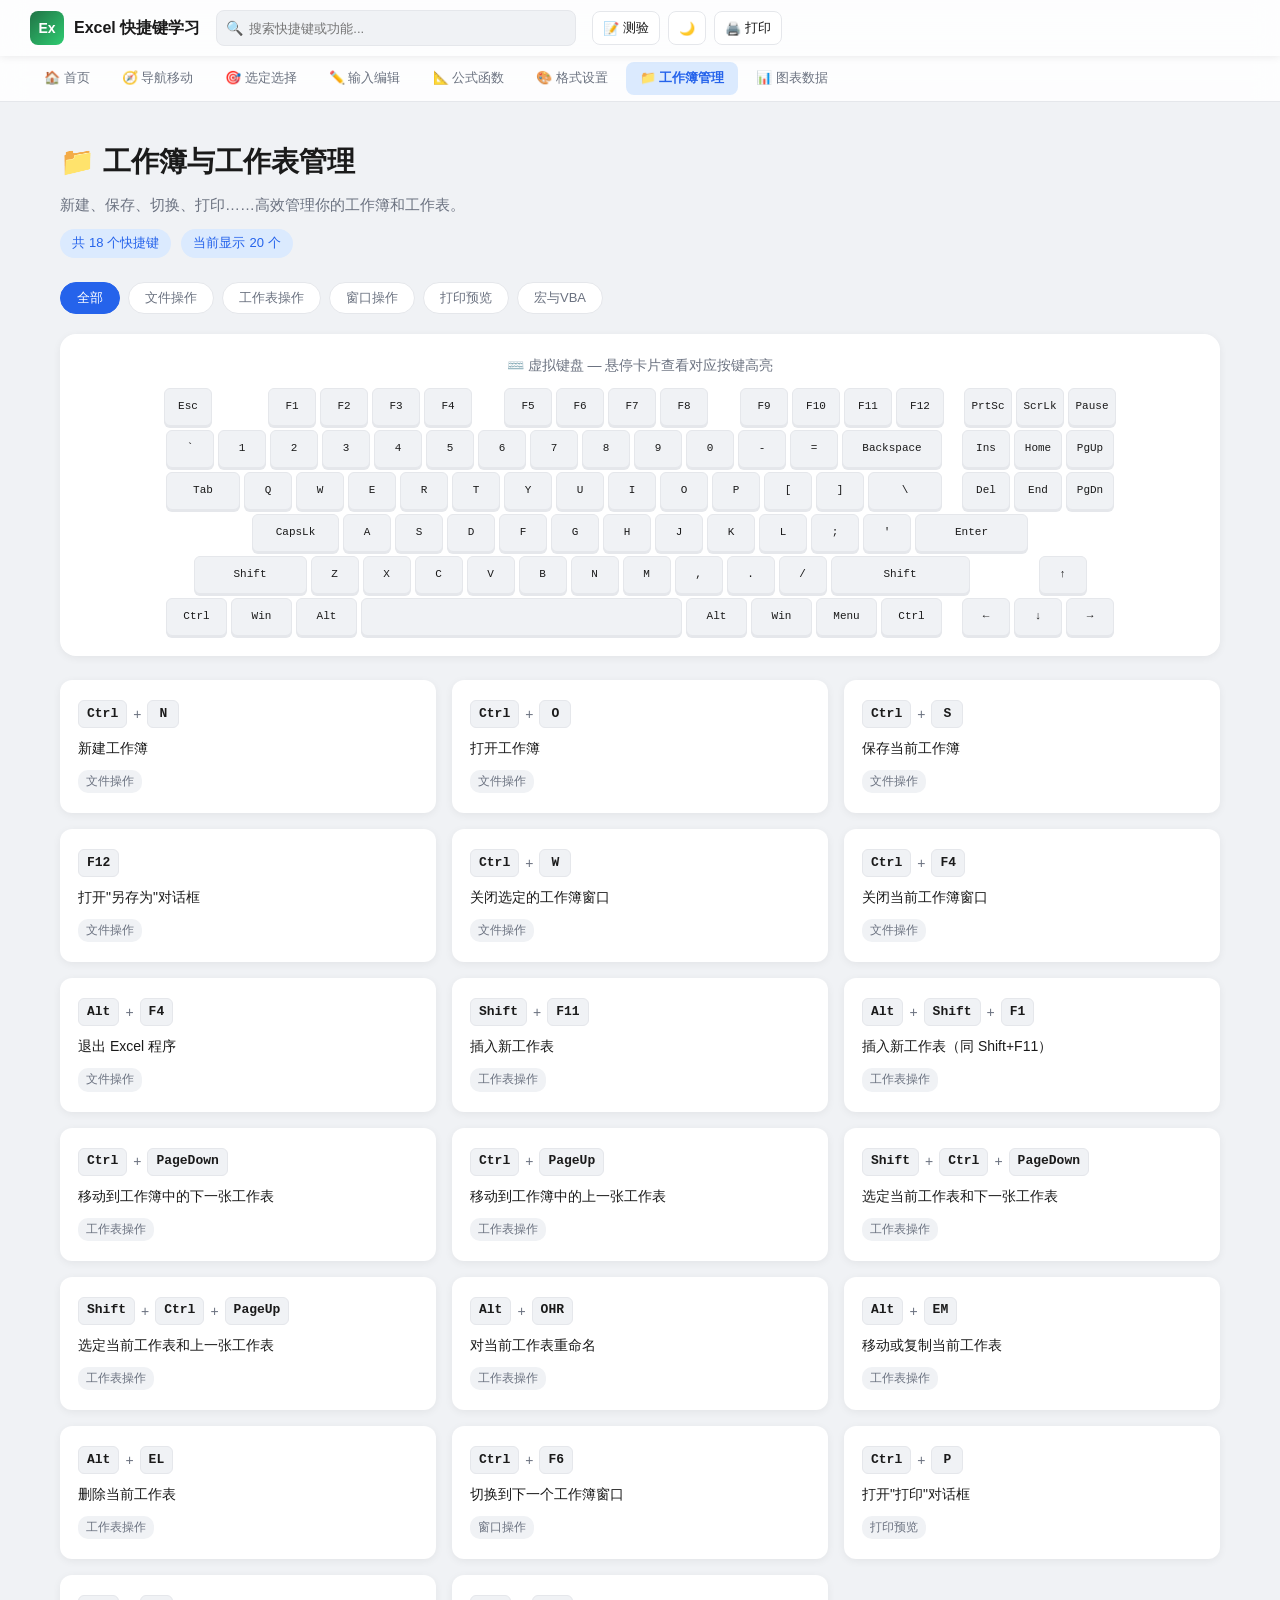
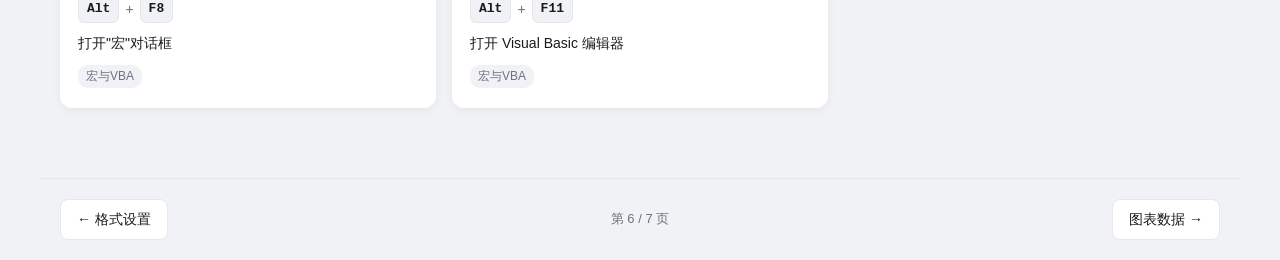
<file: excel快捷键/page6-workbook.html>
<!DOCTYPE html>
<html lang="zh-CN">
<head>
  <meta charset="UTF-8">
  <meta name="viewport" content="width=device-width, initial-scale=1.0">
  <title>工作簿与工作表管理 - Excel快捷键学习</title>
  <link rel="stylesheet" href="common.css">
</head>
<body>

  <!--========== 顶部导航栏 ========== -->
  <nav class="top-nav">
    <div class="top-nav-inner">
      <a href="index.html" class="nav-brand">
        <div class="nav-brand-icon">Ex</div>
        <span>Excel 快捷键学习</span>
      </a>
      <div class="nav-search">
        <span class="nav-search-icon">🔍</span>
        <input type="text" id="search-input" placeholder="搜索快捷键或功能..." autocomplete="off">
      </div>
      <div class="nav-actions">
        <button class="nav-btn tooltip" id="quiz-start-btn" data-tooltip="开始测验">📝<span class="btn-text">测验</span></button>
        <button class="nav-btn tooltip" id="theme-toggle-btn" data-tooltip="切换主题">🌙</button>
        <button class="nav-btn tooltip" id="print-btn" data-tooltip="打印页面">🖨️ <span class="btn-text">打印</span></button>
      </div>
    </div>
  </nav>

  <!-- ========== 分类标签栏 ========== -->
  <div class="category-bar">
    <div class="category-bar-inner">
      <a class="category-tab" href="index.html">🏠 首页</a>
      <a class="category-tab" href="page1-navigation.html">🧭 导航移动</a>
      <a class="category-tab" href="page2-selection.html">🎯 选定选择</a>
      <a class="category-tab" href="page3-editing.html">✏️ 输入编辑</a>
      <a class="category-tab" href="page4-formula.html">📐 公式函数</a>
      <a class="category-tab" href="page5-format.html">🎨 格式设置</a>
      <a class="category-tab active" href="page6-workbook.html">📁 工作簿管理</a>
      <a class="category-tab" href="page7-chart-data.html">📊 图表数据</a>
    </div>
  </div>

  <!-- ========== 主内容 ========== -->
  <main class="main-content">

    <!-- 页头 -->
    <div class="page-header">
      <h1 class="page-title">📁 工作簿与工作表管理</h1>
      <p class="page-desc">新建、保存、切换、打印……高效管理你的工作簿和工作表。</p>
      <div class="page-stats">
        <span class="stat-badge">共 <span id="total-count">18</span> 个快捷键</span>
        <span class="stat-badge">当前显示 <span id="visible-count">18</span> 个</span>
      </div>
    </div>

    <!-- 子分类筛选 -->
    <div class="sub-filter">
      <button class="sub-filter-btn active" data-filter="all">全部</button>
      <button class="sub-filter-btn" data-filter="文件操作">文件操作</button>
      <button class="sub-filter-btn" data-filter="工作表操作">工作表操作</button>
      <button class="sub-filter-btn" data-filter="窗口操作">窗口操作</button>
      <button class="sub-filter-btn" data-filter="打印预览">打印预览</button>
      <button class="sub-filter-btn" data-filter="宏与VBA">宏与VBA</button>
    </div>

    <!-- 快捷键卡片 -->
    <div class="cards-grid" id="shortcuts-container">
      <!-- 由JS渲染 -->
    </div>

    <!-- 无结果提示 -->
    <div class="no-results">
      <div class="no-results-icon">🔍</div>
      <p>没有找到匹配的快捷键，试试其他关键词？</p>
    </div>

    <!-- 虚拟键盘 -->
    <div class="keyboard-section">
      <div class="keyboard-title">⌨️ 虚拟键盘 — 悬停卡片查看对应按键高亮</div>
      <div class="keyboard-container">
        <!-- 由JS生成 -->
      </div>
    </div>

  </main>

  <!-- ========== 测验弹窗 ========== -->
  <div class="quiz-overlay" id="quiz-overlay">
    <div class="quiz-panel">
      <div class="quiz-question" id="quiz-question">准备开始测验</div>
      <div class="quiz-desc" id="quiz-desc">根据功能描述，输入对应的快捷键</div>
      <input type="text" class="quiz-input" id="quiz-input" placeholder="输入快捷键，如 Ctrl+C" autocomplete="off">
      <div class="quiz-feedback" id="quiz-feedback"></div>
      <div class="quiz-actions">
        <button class="quiz-btn quiz-btn-primary" id="quiz-submit-btn">提交答案</button>
        <button class="quiz-btn quiz-btn-primary" id="quiz-next-btn" style="display:none;">下一题</button>
        <button class="quiz-btn quiz-btn-secondary" id="quiz-close-btn">退出测验</button>
      </div>
      <div class="quiz-score" id="quiz-score">得分：0 / 0</div>
    </div>
  </div>

  <!-- ========== 底部导航 ========== -->
  <footer class="page-footer">
    <a href="page5-format.html" class="footer-nav-btn">← 格式设置</a>
    <span class="footer-page-info">第 6 / 7 页</span>
    <a href="page7-chart-data.html" class="footer-nav-btn">图表数据 →</a>
  </footer>

  <!-- ========== 页面数据 ========== -->
  <script>
    window.PAGE_SHORTCUTS = [
      // === 文件操作 ===
      { id: 'wb-01', keys: 'Ctrl+N', desc: '新建工作簿', subcategory: '文件操作' },
      { id: 'wb-02', keys: 'Ctrl+O', desc: '打开工作簿', subcategory: '文件操作' },
      { id: 'wb-03', keys: 'Ctrl+S', desc: '保存当前工作簿', subcategory: '文件操作' },
      { id: 'wb-04', keys: 'F12', desc: '打开"另存为"对话框', subcategory: '文件操作' },
      { id: 'wb-05', keys: 'Ctrl+W', desc: '关闭选定的工作簿窗口', subcategory: '文件操作' },
      { id: 'wb-06', keys: 'Ctrl+F4', desc: '关闭当前工作簿窗口', subcategory: '文件操作' },
      { id: 'wb-07', keys: 'Alt+F4', desc: '退出 Excel 程序', subcategory: '文件操作' },

      // === 工作表操作 ===
      { id: 'wb-08', keys: 'Shift+F11', desc: '插入新工作表', subcategory: '工作表操作' },
      { id: 'wb-09', keys: 'Alt+Shift+F1', desc: '插入新工作表（同 Shift+F11）', subcategory: '工作表操作' },
      { id: 'wb-10', keys: 'Ctrl+PageDown', desc: '移动到工作簿中的下一张工作表', subcategory: '工作表操作' },
      { id: 'wb-11', keys: 'Ctrl+PageUp', desc: '移动到工作簿中的上一张工作表', subcategory: '工作表操作' },
      { id: 'wb-12', keys: 'Shift+Ctrl+PageDown', desc: '选定当前工作表和下一张工作表', subcategory: '工作表操作' },
      { id: 'wb-13', keys: 'Shift+Ctrl+PageUp', desc: '选定当前工作表和上一张工作表', subcategory: '工作表操作' },
      { id: 'wb-14', keys: 'Alt+OHR', desc: '对当前工作表重命名', subcategory: '工作表操作' },
      { id: 'wb-15', keys: 'Alt+EM', desc: '移动或复制当前工作表', subcategory: '工作表操作' },
      { id: 'wb-16', keys: 'Alt+EL', desc: '删除当前工作表', subcategory: '工作表操作' },

      // === 窗口操作 ===
      { id: 'wb-17', keys: 'Ctrl+F6', desc: '切换到下一个工作簿窗口', subcategory: '窗口操作' },

      // === 打印预览 ===
      { id: 'wb-18', keys: 'Ctrl+P', desc: '打开"打印"对话框', subcategory: '打印预览' },

      // === 宏与VBA ===
      { id: 'wb-19', keys: 'Alt+F8', desc: '打开"宏"对话框', subcategory: '宏与VBA' },
      { id: 'wb-20', keys: 'Alt+F11', desc: '打开 Visual Basic 编辑器', subcategory: '宏与VBA' }
    ];
  </script>
  <script src="common.js"></script>

</body>
</html>
</file>
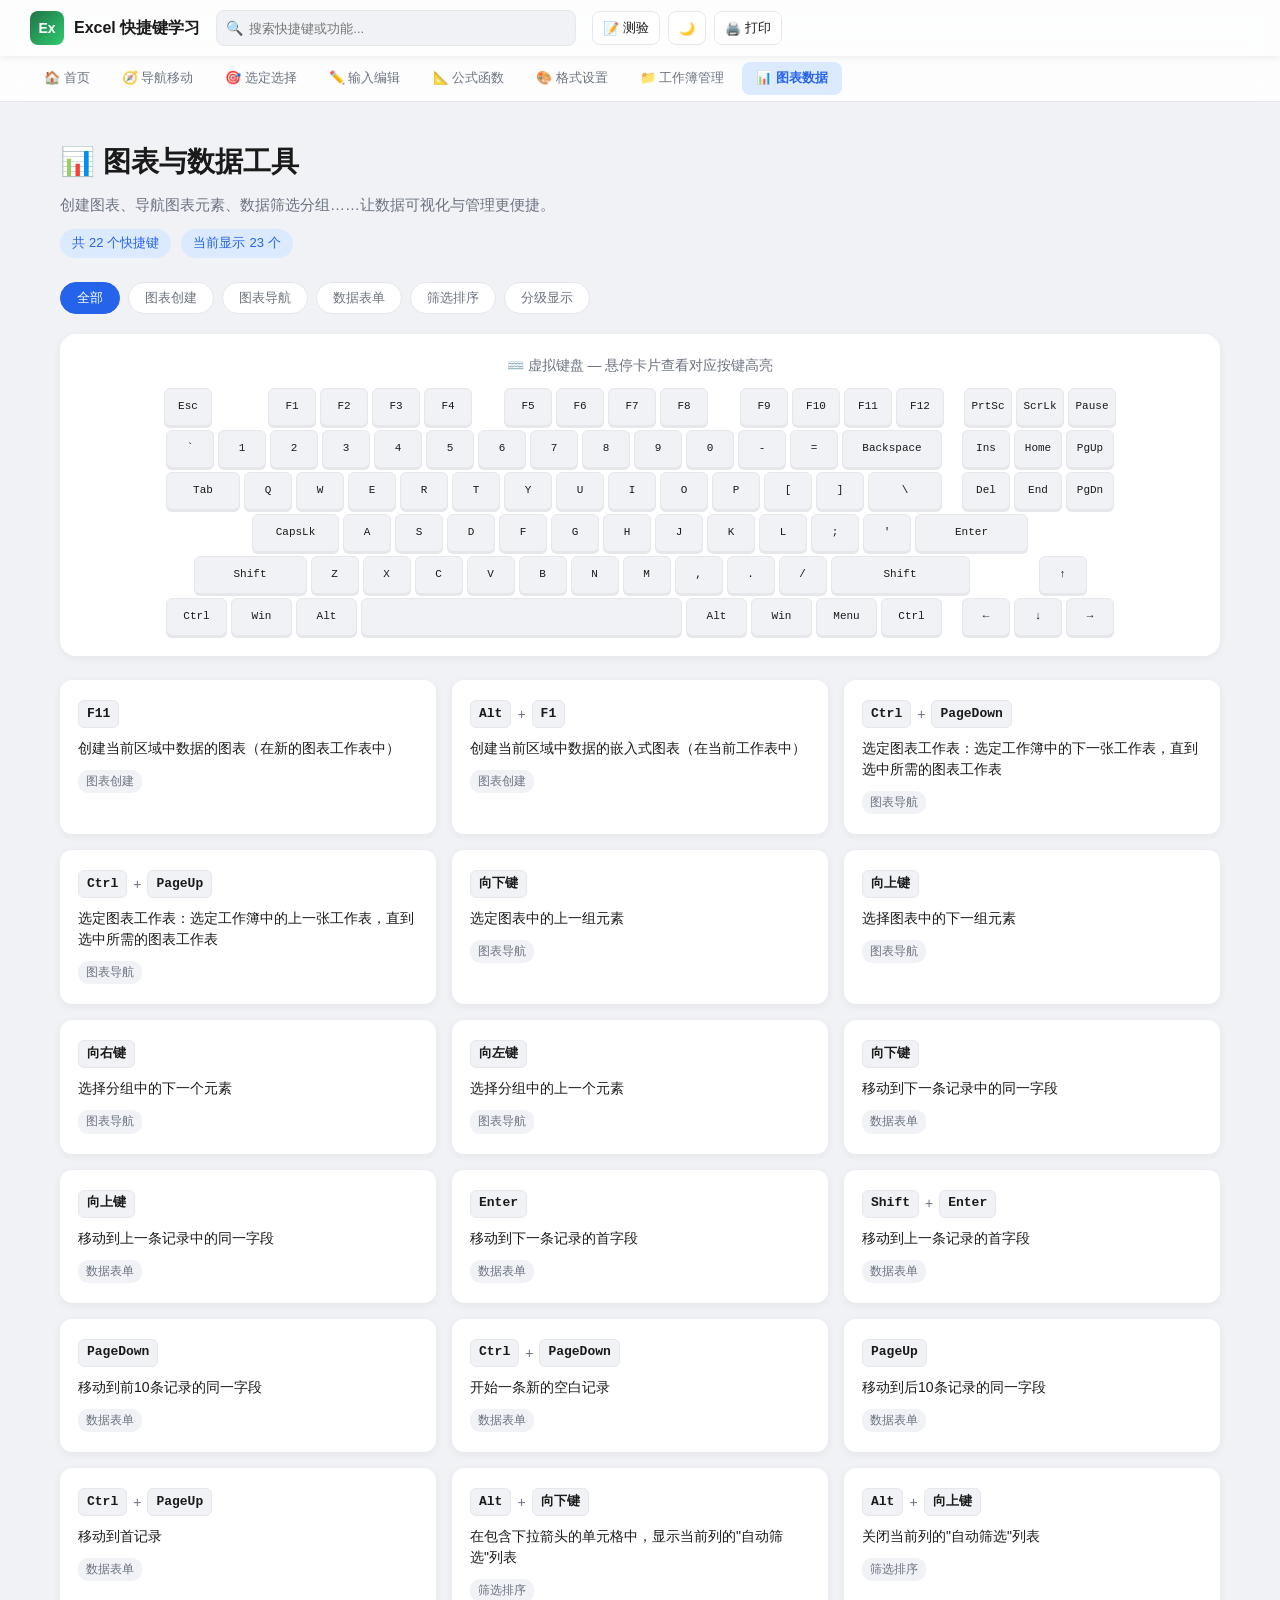
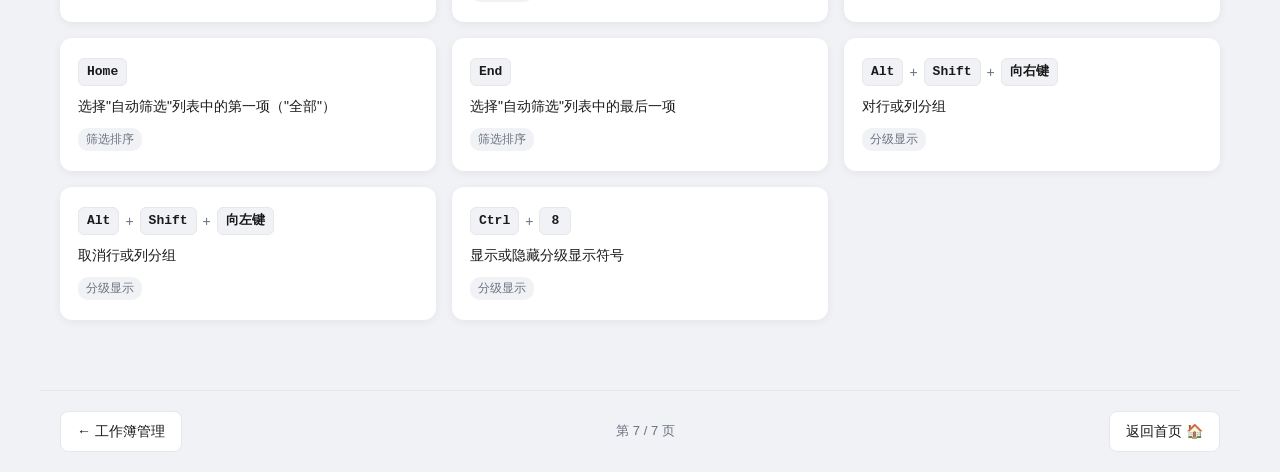
<file: excel快捷键/page7-chart-data.html>
<!DOCTYPE html>
<html lang="zh-CN">
<head>
  <meta charset="UTF-8">
  <meta name="viewport" content="width=device-width, initial-scale=1.0">
  <title>图表与数据工具 - Excel快捷键学习</title>
  <link rel="stylesheet" href="common.css">
</head>
<body>

  <!--========== 顶部导航栏 ========== -->
  <nav class="top-nav">
    <div class="top-nav-inner">
      <a href="index.html" class="nav-brand">
        <div class="nav-brand-icon">Ex</div>
        <span>Excel 快捷键学习</span>
      </a>
      <div class="nav-search">
        <span class="nav-search-icon">🔍</span>
        <input type="text" id="search-input" placeholder="搜索快捷键或功能..." autocomplete="off">
      </div>
      <div class="nav-actions">
        <button class="nav-btn tooltip" id="quiz-start-btn" data-tooltip="开始测验">📝<span class="btn-text">测验</span></button>
        <button class="nav-btn tooltip" id="theme-toggle-btn" data-tooltip="切换主题">🌙</button>
        <button class="nav-btn tooltip" id="print-btn" data-tooltip="打印页面">🖨️ <span class="btn-text">打印</span></button>
      </div>
    </div>
  </nav>

  <!-- ========== 分类标签栏 ========== -->
  <div class="category-bar">
    <div class="category-bar-inner">
      <a class="category-tab" href="index.html">🏠 首页</a>
      <a class="category-tab" href="page1-navigation.html">🧭 导航移动</a>
      <a class="category-tab" href="page2-selection.html">🎯 选定选择</a>
      <a class="category-tab" href="page3-editing.html">✏️ 输入编辑</a>
      <a class="category-tab" href="page4-formula.html">📐 公式函数</a>
      <a class="category-tab" href="page5-format.html">🎨 格式设置</a>
      <a class="category-tab" href="page6-workbook.html">📁 工作簿管理</a>
      <a class="category-tab active" href="page7-chart-data.html">📊 图表数据</a>
    </div>
  </div>

  <!-- ========== 主内容 ========== -->
  <main class="main-content">

    <!-- 页头 -->
    <div class="page-header">
      <h1 class="page-title">📊 图表与数据工具</h1>
      <p class="page-desc">创建图表、导航图表元素、数据筛选分组……让数据可视化与管理更便捷。</p>
      <div class="page-stats">
        <span class="stat-badge">共 <span id="total-count">22</span> 个快捷键</span>
        <span class="stat-badge">当前显示 <span id="visible-count">22</span> 个</span>
      </div>
    </div>

    <!-- 子分类筛选 -->
    <div class="sub-filter">
      <button class="sub-filter-btn active" data-filter="all">全部</button>
      <button class="sub-filter-btn" data-filter="图表创建">图表创建</button>
      <button class="sub-filter-btn" data-filter="图表导航">图表导航</button>
      <button class="sub-filter-btn" data-filter="数据表单">数据表单</button>
      <button class="sub-filter-btn" data-filter="筛选排序">筛选排序</button>
      <button class="sub-filter-btn" data-filter="分级显示">分级显示</button>
    </div>

    <!-- 快捷键卡片 -->
    <div class="cards-grid" id="shortcuts-container">
      <!-- 由JS渲染 -->
    </div>

    <!-- 无结果提示 -->
    <div class="no-results">
      <div class="no-results-icon">🔍</div>
      <p>没有找到匹配的快捷键，试试其他关键词？</p>
    </div>

    <!-- 虚拟键盘 -->
    <div class="keyboard-section">
      <div class="keyboard-title">⌨️ 虚拟键盘 — 悬停卡片查看对应按键高亮</div>
      <div class="keyboard-container">
        <!-- 由JS生成 -->
      </div>
    </div>

  </main>

  <!-- ========== 测验弹窗 ========== -->
  <div class="quiz-overlay" id="quiz-overlay">
    <div class="quiz-panel">
      <div class="quiz-question" id="quiz-question">准备开始测验</div>
      <div class="quiz-desc" id="quiz-desc">根据功能描述，输入对应的快捷键</div>
      <input type="text" class="quiz-input" id="quiz-input" placeholder="输入快捷键，如 Ctrl+C" autocomplete="off">
      <div class="quiz-feedback" id="quiz-feedback"></div>
      <div class="quiz-actions">
        <button class="quiz-btn quiz-btn-primary" id="quiz-submit-btn">提交答案</button>
        <button class="quiz-btn quiz-btn-primary" id="quiz-next-btn" style="display:none;">下一题</button>
        <button class="quiz-btn quiz-btn-secondary" id="quiz-close-btn">退出测验</button>
      </div>
      <div class="quiz-score" id="quiz-score">得分：0 / 0</div>
    </div>
  </div>

  <!-- ========== 底部导航 ========== -->
  <footer class="page-footer">
    <a href="page6-workbook.html" class="footer-nav-btn">← 工作簿管理</a>
    <span class="footer-page-info">第 7 / 7 页</span>
    <a href="index.html" class="footer-nav-btn">返回首页 🏠</a>
  </footer>

  <!-- ========== 页面数据 ========== -->
  <script>
    window.PAGE_SHORTCUTS = [
      // === 图表创建 ===
      { id: 'chart-01', keys: 'F11', desc: '创建当前区域中数据的图表（在新的图表工作表中）', subcategory: '图表创建' },
      { id: 'chart-02', keys: 'Alt+F1', desc: '创建当前区域中数据的嵌入式图表（在当前工作表中）', subcategory: '图表创建' },

      // === 图表导航 ===
      { id: 'chart-03', keys: 'Ctrl+PageDown', desc: '选定图表工作表：选定工作簿中的下一张工作表，直到选中所需的图表工作表', subcategory: '图表导航' },
      { id: 'chart-04', keys: 'Ctrl+PageUp', desc: '选定图表工作表：选定工作簿中的上一张工作表，直到选中所需的图表工作表', subcategory: '图表导航' },
      { id: 'chart-05', keys: '向下键', desc: '选定图表中的上一组元素', subcategory: '图表导航' },
      { id: 'chart-06', keys: '向上键', desc: '选择图表中的下一组元素', subcategory: '图表导航' },
      { id: 'chart-07', keys: '向右键', desc: '选择分组中的下一个元素', subcategory: '图表导航' },
      { id: 'chart-08', keys: '向左键', desc: '选择分组中的上一个元素', subcategory: '图表导航' },

      // === 数据表单 ===
      { id: 'chart-09', keys: '向下键', desc: '移动到下一条记录中的同一字段', subcategory: '数据表单' },
      { id: 'chart-10', keys: '向上键', desc: '移动到上一条记录中的同一字段', subcategory: '数据表单' },
      { id: 'chart-11', keys: 'Enter', desc: '移动到下一条记录的首字段', subcategory: '数据表单' },
      { id: 'chart-12', keys: 'Shift+Enter', desc: '移动到上一条记录的首字段', subcategory: '数据表单' },
      { id: 'chart-13', keys: 'PageDown', desc: '移动到前10条记录的同一字段', subcategory: '数据表单' },
      { id: 'chart-14', keys: 'Ctrl+PageDown', desc: '开始一条新的空白记录', subcategory: '数据表单' },
      { id: 'chart-15', keys: 'PageUp', desc: '移动到后10条记录的同一字段', subcategory: '数据表单' },
      { id: 'chart-16', keys: 'Ctrl+PageUp', desc: '移动到首记录', subcategory: '数据表单' },

      // === 筛选排序 ===
      { id: 'chart-17', keys: 'Alt+向下键', desc: '在包含下拉箭头的单元格中，显示当前列的"自动筛选"列表', subcategory: '筛选排序' },
      { id: 'chart-18', keys: 'Alt+向上键', desc: '关闭当前列的"自动筛选"列表', subcategory: '筛选排序' },
      { id: 'chart-19', keys: 'Home', desc: '选择"自动筛选"列表中的第一项（"全部"）', subcategory: '筛选排序' },
      { id: 'chart-20', keys: 'End', desc: '选择"自动筛选"列表中的最后一项', subcategory: '筛选排序' },

      // === 分级显示 ===
      { id: 'chart-21', keys: 'Alt+Shift+向右键', desc: '对行或列分组', subcategory: '分级显示' },
      { id: 'chart-22', keys: 'Alt+Shift+向左键', desc: '取消行或列分组', subcategory: '分级显示' },
      { id: 'chart-23', keys: 'Ctrl+8', desc: '显示或隐藏分级显示符号', subcategory: '分级显示' }
    ];
  </script>
  <script src="common.js"></script>

</body>
</html>
</file>
<file: css/style.css>
/* ============================================
   Excel学习平台 - 样式表
   风格：活泼学生风 · 明亮配色
   ============================================ */

/* ---------- CSS变量 ---------- */
:root {
    --primary: #4A90D9;
    --primary-light: #6BA5E7;
    --primary-dark: #3A7BC8;
    --green: #52C41A;
    --green-light: #b7eb8f;
    --green-bg: #f6ffed;
    --blue: #1890FF;
    --blue-light: #91d5ff;
    --blue-bg: #e6f7ff;
    --orange: #FA8C16;
    --orange-light: #ffd591;
    --orange-bg: #fff7e6;
    --coral: #FF6B6B;
    --coral-light: #ffa39e;
    --coral-bg: #fff1f0;
    --purple: #722ED1;
    --purple-light: #d3adf7;
    --purple-bg: #f9f0ff;
    --pink: #EB2F96;
    --pink-light: #ffadd2;
    --pink-bg: #fff0f6;
    --yellow: #FADB14;
    --yellow-bg: #feffe6;
    --bg: #F5F7FA;
    --white: #FFFFFF;
    --text: #2c3e50;
    --text-light: #5a6d80;
    --text-lighter: #95a5b8;
    --border: #e8ecf1;
    --shadow-sm: 0 2px 8px rgba(0,0,0,0.08);
    --shadow-md: 0 4px 16px rgba(0,0,0,0.1);
    --shadow-lg: 0 8px 30px rgba(0,0,0,0.12);
    --radius-sm: 8px;
    --radius-md: 12px;
    --radius-lg: 16px;
    --radius-xl: 24px;
    --font: 'PingFang SC','Microsoft YaHei','Helvetica Neue',Arial,sans-serif;
    --transition: all 0.3s ease;
}

/* ---------- 重置 ---------- */
*,*::before,*::after { margin:0; padding:0; box-sizing:border-box; }
html { scroll-behavior: smooth; }
body { font-family: var(--font); background: var(--bg); color: var(--text); line-height:1.7; }
a { text-decoration:none; color:inherit; }
ul { list-style:none; }
img { max-width:100%; }
button { cursor:pointer; border:none; font-family:var(--font); }

/* ---------- 容器 ---------- */
.container { max-width:1200px; margin:0 auto; padding:0 20px; }

/* ---------- 导航栏 ---------- */
.navbar {
    background: var(--white);
    box-shadow: var(--shadow-sm);
    position: sticky;
    top: 0;
    z-index: 1000;
}
.nav-flex {
    display: flex;
    align-items: center;
    justify-content: space-between;
    height: 60px;
}
.logo {
    font-size: 1.25rem;
    font-weight: 700;
    color: var(--primary);
}
.menu-toggle {
    display: none;
    background: none;
    font-size: 1.5rem;
    color: var(--text);
    padding: 5px;
}
.nav-links {
    display: flex;
    gap: 4px;
}
.nav-links a {
    padding: 8px 14px;
    border-radius: var(--radius-sm);
    font-size: 0.9rem;
    font-weight: 500;
    transition: var(--transition);
    white-space: nowrap;
}
.nav-links a:hover { background: var(--bg); color: var(--primary); }
.nav-links a.active { background: var(--primary); color: var(--white); }

/* ---------- Hero横幅 ---------- */
.hero {
    background: linear-gradient(135deg, #4A90D9 0%, #6366f1 50%, #8b5cf6 100%);
    color: var(--white);
    padding: 80px 0 100px;
    position: relative;
    overflow: hidden;
}
.hero::before {
    content: '';
    position: absolute;
    top: -50%;
    right: -20%;
    width: 500px;
    height: 500px;
    background: rgba(255,255,255,0.08);
    border-radius: 50%;
}
.hero::after {
    content: '';
    position: absolute;
    bottom: -30%;
    left: -10%;
    width: 400px;
    height: 400px;
    background: rgba(255,255,255,0.05);
    border-radius: 50%;
}
.hero-content { position: relative; z-index: 1; text-align: center; }
.hero-badge {
    display: inline-block;
    background: rgba(255,255,255,0.2);
    padding: 6px 20px;
    border-radius: 30px;
    font-size: 0.9rem;
    margin-bottom: 20px;
    backdrop-filter: blur(10px);
}
.hero h1 { font-size: 2.8rem; margin-bottom: 16px; text-shadow: 0 2px 10px rgba(0,0,0,0.2); }
.hero-desc { font-size: 1.15rem; opacity: 0.95; line-height: 1.8; margin-bottom: 30px; }
.hero-stats {
    display: flex;
    justify-content: center;
    gap: 50px;
    margin-bottom: 35px;
}
.stat-item { text-align: center; }
.stat-num { display: block; font-size: 2rem; font-weight: 800; }
.stat-label { font-size: 0.85rem; opacity: 0.85; }
.hero-wave { position: absolute; bottom: -1px; left: 0; width: 100%; }
.hero-wave svg { display: block; width: 100%; height: 60px; }

/* ---------- 按钮 ---------- */
.btn {
    display: inline-block;
    padding: 12px 32px;
    border-radius: 30px;
    font-size: 1rem;
    font-weight: 600;
    transition: var(--transition);
    text-align: center;
}
.btn-hero {
    background: var(--yellow);
    color: #333;
    box-shadow: 0 4px 15px rgba(250,219,20,0.4);
}
.btn-hero:hover { transform: translateY(-2px); box-shadow: 0 6px 20px rgba(250,219,20,0.5); }
.btn-primary {
    background: var(--primary);
    color: var(--white);
}
.btn-primary:hover { background: var(--primary-dark); transform: translateY(-1px); }
.btn-success {
    background: var(--green);
    color: var(--white);
}
.btn-download {
    background: linear-gradient(135deg, var(--green), #73d13d);
    color: var(--white);
    padding: 10px 24px;
    border-radius: 8px;
    font-size: 0.9rem;
    cursor: pointer;
    border: none;
    font-family: var(--font);
    font-weight: 600;
}
.btn-download:hover { transform: translateY(-1px); box-shadow: var(--shadow-md); }
.btn-quiz {
    background: linear-gradient(135deg, var(--primary), #6366f1);
    color: var(--white);
    padding: 12px 36px;
    border-radius: 8px;
    font-size: 1rem;
    cursor: pointer;
    border: none;
    font-family: var(--font);
    font-weight: 600;
}
.btn-quiz:hover { transform: translateY(-1px); box-shadow: var(--shadow-md); }
.btn-retry {
    background: var(--orange);
    color: var(--white);
    padding: 10px 24px;
    border-radius: 8px;
    font-size: 0.9rem;
    cursor: pointer;
    border: none;
    font-family: var(--font);
    font-weight: 600;
    margin-top: 10px;
}

/* ---------- 章节标题 ---------- */
.section { padding: 60px 0; }
.section-title {
    font-size: 1.8rem;
    text-align: center;
    margin-bottom: 8px;
    color: var(--text);
}
.section-desc {
    text-align: center;
    color: var(--text-light);
    margin-bottom: 40px;
    font-size: 1.05rem;
}

/* ---------- 模块卡片网格 ---------- */
.modules-grid {
    display: grid;
    grid-template-columns: repeat(3, 1fr);
    gap: 24px;
}
.module-card {
    background: var(--white);
    border-radius: var(--radius-lg);
    padding: 30px 24px;
    transition: var(--transition);
    position: relative;
    overflow: hidden;
    border: 2px solid transparent;
    display: block;
}
.module-card:hover {
    transform: translateY(-4px);
    box-shadow: var(--shadow-lg);
}
.module-card::before {
    content: '';
    position: absolute;
    top: 0;
    left: 0;
    right: 0;
    height: 4px;
}
.card-green::before { background: var(--green); }
.card-green:hover { border-color: var(--green-light); }
.card-blue::before { background: var(--blue); }
.card-blue:hover { border-color: var(--blue-light); }
.card-orange::before { background: var(--orange); }
.card-orange:hover { border-color: var(--orange-light); }
.card-coral::before { background: var(--coral); }
.card-coral:hover { border-color: var(--coral-light); }
.card-purple::before { background: var(--purple); }
.card-purple:hover { border-color: var(--purple-light); }
.card-pink::before { background: var(--pink); }
.card-pink:hover { border-color: var(--pink-light); }

.card-icon { font-size: 2.5rem; margin-bottom: 12px; }
.card-badge {
    display: inline-block;
    padding: 3px 12px;
    border-radius: 20px;
    font-size: 0.75rem;
    font-weight: 600;
    margin-bottom: 10px;
}
.card-green .card-badge { background: var(--green-bg); color: var(--green); }
.card-blue .card-badge { background: var(--blue-bg); color: var(--blue); }
.card-orange .card-badge { background: var(--orange-bg); color: var(--orange); }
.card-coral .card-badge { background: var(--coral-bg); color: var(--coral); }
.card-purple .card-badge { background: var(--purple-bg); color: var(--purple); }
.card-pink .card-badge { background: var(--pink-bg); color: var(--pink); }

.module-card h3 { font-size: 1.15rem; margin-bottom: 8px; }
.module-card p { color: var(--text-light); font-size: 0.9rem; line-height: 1.6; }
.card-meta {
    display: flex;
    gap: 16px;
    margin-top: 16px;
    font-size: 0.8rem;
    color: var(--text-lighter);
}
.card-arrow {
    position: absolute;
    bottom: 20px;
    right: 20px;
    font-size: 1.5rem;
    color: var(--text-lighter);
    transition: var(--transition);
}
.module-card:hover .card-arrow { transform: translateX(5px); color: var(--primary); }
.card-locked { opacity: 0.7; cursor: default; }
.card-locked:hover { transform: none; box-shadow: var(--shadow-sm); }
.card-lock {
    margin-top: 16px;
    padding: 6px 16px;
    background: var(--bg);
    border-radius: 20px;
    font-size: 0.8rem;
    color: var(--text-lighter);
    display: inline-block;
}

/* ---------- 学习路径 ---------- */
.path-container { max-width: 700px; margin: 0 auto; position: relative; }
.path-container::before {
    content: '';
    position: absolute;
    left: 20px;
    top: 0;
    bottom: 0;
    width: 3px;
    background: linear-gradient(to bottom, var(--green), var(--blue), var(--orange), var(--purple));
    border-radius: 3px;
}
.path-item {
    display: flex;
    align-items: flex-start;
    gap: 24px;
    padding: 20px 0;
    position: relative;
}
.path-dot {
    width: 42px;
    height: 42px;
    border-radius: 50%;
    flex-shrink: 0;
    display: flex;
    align-items: center;
    justify-content: center;
    border: 4px solid var(--white);
    box-shadow: var(--shadow-sm);
    z-index: 1;
}
.path-green .path-dot { background: var(--green); }
.path-blue .path-dot { background: var(--blue); }
.path-orange .path-dot { background: var(--orange); }
.path-purple .path-dot { background: var(--purple); }
.path-content {
    background: var(--white);
    padding: 20px 24px;
    border-radius: var(--radius-md);
    box-shadow: var(--shadow-sm);
    flex: 1;
}
.path-content h4 { margin-bottom: 6px; font-size: 1.05rem; }
.path-content p { color: var(--text-light); font-size: 0.9rem; }

/* ---------- 特色卡片 ---------- */
.features-grid {
    display: grid;
    grid-template-columns: repeat(3, 1fr);
    gap: 20px;
}
.feature-card {
    background: var(--white);
    padding: 28px 24px;
    border-radius: var(--radius-md);
    text-align: center;
    box-shadow: var(--shadow-sm);
    transition: var(--transition);
}
.feature-card:hover { transform: translateY(-3px); box-shadow: var(--shadow-md); }
.feature-icon { font-size: 2.2rem; margin-bottom: 12px; }
.feature-card h4 { margin-bottom: 8px; font-size: 1rem; }
.feature-card p { color: var(--text-light); font-size: 0.85rem; }

/* ---------- 页脚 ---------- */
.footer {
    background: var(--text);
    color: rgba(255,255,255,0.7);
    text-align: center;
    padding: 30px 20px;
    font-size: 0.85rem;
    line-height: 2;
}

/* ============================================
   模块页面样式
   ============================================ */

/* ---------- 模块头部 ---------- */
.module-hero {
    padding: 50px 0 70px;
    color: var(--white);
    position: relative;
    overflow: hidden;
}
.module-hero-green { background: linear-gradient(135deg, #52C41A, #73d13d, #389e0d); }
.module-hero-blue { background: linear-gradient(135deg, #1890FF, #40a9ff, #096dd9); }
.module-hero-orange { background: linear-gradient(135deg, #FA8C16, #ffa940, #d46b08); }
.module-hero-coral { background: linear-gradient(135deg, #FF6B6B, #ff9c6e, #d4380d); }
.module-hero-purple { background: linear-gradient(135deg, #722ED1, #9254de, #531dab); }
.module-hero-pink { background: linear-gradient(135deg, #EB2F96, #f759ab, #c41d7f); }
.module-hero h1 { font-size: 2.2rem; margin-bottom: 10px; }
.module-hero p { opacity: 0.9; font-size: 1.05rem; }
.module-hero .hero-wave { position: absolute; bottom: -1px; left: 0; width: 100%; }
.module-hero .hero-wave svg { display: block; width: 100%; height: 50px; }

/* ---------- 模块进度 ---------- */
.module-progress {
    background: var(--white);
    border-radius: var(--radius-md);
    padding: 20px 24px;
    margin: -30px auto 30px;
    max-width: 800px;
    box-shadow: var(--shadow-md);
    position: relative;
    z-index: 10;
}
.progress-bar-bg {
    background: var(--bg);
    border-radius: 10px;
    height: 12px;
    overflow: hidden;
    margin-top: 10px;
}
.progress-bar-fill {
    height: 100%;
    border-radius: 10px;
    background: linear-gradient(90deg, var(--green), #73d13d);
    transition: width 0.5s ease;
}
.progress-text { font-size: 0.9rem; color: var(--text-light); }
.progress-text span { font-weight: 700; color: var(--green); }

/* ---------- 课次手风琴 ---------- */
.lesson-list { max-width: 900px; margin: 0 auto; padding-bottom: 60px; }

.lesson-card {
    background: var(--white);
    border-radius: var(--radius-md);
    margin-bottom: 16px;
    box-shadow: var(--shadow-sm);
    overflow: hidden;
    border: 2px solid transparent;
    transition: var(--transition);
}
.lesson-card.active { border-color: var(--green-light); box-shadow: var(--shadow-md); }

.lesson-header {
    display: flex;
    align-items: center;
    padding: 18px 24px;
    cursor: pointer;
    gap: 16px;
    transition: var(--transition);
    user-select: none;
}
.lesson-header:hover { background: var(--green-bg); }
.lesson-num {
    background: var(--green);
    color: var(--white);
    width: 36px;
    height: 36px;
    border-radius: 50%;
    display: flex;
    align-items: center;
    justify-content: center;
    font-weight: 700;
    font-size: 0.85rem;
    flex-shrink: 0;
}
.lesson-header h3 { flex: 1; font-size: 1.05rem; }
.lesson-toggle {
    font-size: 1.2rem;
    transition: transform 0.3s ease;
    color: var(--text-lighter);
}
.lesson-card.active .lesson-toggle { transform: rotate(180deg); color: var(--green); }

.lesson-body {
    max-height: 0;
    overflow: hidden;
    transition: max-height 0.4s ease;
}
.lesson-body-inner { padding: 0 24px 24px; }

/* ---------- 内容区块 ---------- */
.content-block {
    margin-bottom: 24px;
    padding: 20px;
    border-radius: var(--radius-sm);
    border-left: 4px solid;
}
.block-knowledge { background: #f0f9ff; border-color: var(--blue); }
.block-steps { background: var(--green-bg); border-color: var(--green); }
.block-tips { background: var(--yellow-bg); border-color: var(--yellow); }
.block-errors { background: var(--coral-bg); border-color: var(--coral); }
.block-practice { background: var(--purple-bg); border-color: var(--purple); }
.block-challenge { background: var(--orange-bg); border-color: var(--orange); }
.block-norm { background: var(--pink-bg); border-color: var(--pink); }

.content-block h4 { margin-bottom: 12px; font-size: 1.05rem; }
.content-block h5 { margin: 14px 0 8px; font-size: 0.95rem; color: var(--text); }
.content-block ul { padding-left: 20px; }
.content-block li { margin-bottom: 6px; font-size: 0.9rem; color: var(--text-light); list-style: disc; }
.content-block li strong { color: var(--text); }
.content-block p { font-size: 0.9rem; color: var(--text-light); margin-bottom: 8px; }
.content-block ol { padding-left: 20px; }
.content-block ol li { list-style: decimal; }

/* ---------- 概念卡 ---------- */
.concept-cards { display: grid; grid-template-columns: repeat(3,1fr); gap: 12px; margin: 12px 0; }
.concept-card {
    background: var(--white);
    padding: 16px;
    border-radius: var(--radius-sm);
    text-align: center;
    box-shadow: var(--shadow-sm);
}
.concept-card h6 { font-size: 0.95rem; margin-bottom: 6px; }
.concept-card p { font-size: 0.8rem; color: var(--text-light); }

/* ---------- Excel界面演示 ---------- */
.excel-demo {
    background: var(--white);
    border: 2px solid #d4d4d4;
    border-radius: var(--radius-sm);
    overflow: hidden;
    margin: 14px 0;
    font-size: 0.8rem;
}
.excel-titlebar {
    background: #217346;
    color: var(--white);
    padding: 6px 12px;
    font-size: 0.75rem;
}
.excel-tabs {
    background: #f3f3f3;
    padding: 4px 12px;
    display: flex;
    gap: 2px;
    border-bottom: 1px solid #d4d4d4;
}
.excel-tabs span {
    padding: 4px 10px;
    font-size: 0.7rem;
    cursor: default;
    border-radius: 4px 4px 0 0;
}
.excel-tabs span.etab-active { background: var(--white); border: 1px solid #d4d4d4; border-bottom: none; }
.excel-formula-bar {
    display: flex;
    border-bottom: 1px solid #d4d4d4;
    align-items: center;
    font-size: 0.75rem;
}
.excel-namebox {
    padding: 4px 8px;
    border-right: 1px solid #d4d4d4;
    min-width: 60px;
    font-weight: 600;
}
.excel-fx { padding: 4px 8px; border-right: 1px solid #d4d4d4; color: var(--text-lighter); }
.excel-input { padding: 4px 8px; flex: 1; }
.excel-grid { width: 100%; border-collapse: collapse; }
.excel-grid th, .excel-grid td {
    border: 1px solid #e0e0e0;
    padding: 4px 12px;
    text-align: center;
    font-size: 0.75rem;
}
.excel-grid th { background: #f8f8f8; color: var(--text-light); font-weight: 400; }
.excel-grid .row-header { background: #f8f8f8; color: var(--text-light); font-weight: 400; width: 35px; }
.excel-grid .active-cell { background: #e8f4fd; border: 2px solid var(--primary) !important; }
.excel-sheet-tabs {
    display: flex;
    padding: 4px 12px;
    gap: 4px;
    border-top: 1px solid #d4d4d4;
    font-size: 0.7rem;
}
.excel-sheet-tabs span {
    padding: 3px 10px;
    border: 1px solid #d4d4d4;
    background: var(--white);
    border-radius: 0 0 4px 4px;
    border-top: 2px solid transparent;
}
.excel-sheet-tabs span.est-active { border-top-color: var(--green); background: var(--white); font-weight: 600; }
.excel-statusbar {
    background: #217346;
    color: var(--white);
    padding: 3px 12px;
    font-size: 0.7rem;
}

/* ---------- 快捷键表格 ---------- */
.shortcut-table { width: 100%; border-collapse: collapse; margin: 10px 0; }
.shortcut-table th {
    background: var(--primary);
    color: var(--white);
    padding: 8px 12px;
    font-size: 0.85rem;
    text-align: left;
}
.shortcut-table td {
    padding: 8px 12px;
    font-size: 0.85rem;
    border-bottom: 1px solid var(--border);
}
.shortcut-table tr:nth-child(even) { background: #f8fafc; }
.kbd {
    display: inline-block;
    background: #f4f4f4;
    border: 1px solid #d4d4d4;
    border-radius: 4px;
    padding: 1px 6px;
    font-size: 0.8rem;
    font-family: monospace;
    box-shadow: 0 1px 2px rgba(0,0,0,0.1);
}

/* ---------- 测试区 ---------- */
.quiz-container { margin-top: 16px; }
.quiz-question {
    background: var(--white);
    padding: 16px;
    border-radius: var(--radius-sm);
    margin-bottom: 12px;
    box-shadow: var(--shadow-sm);
    border-left: 3px solid var(--primary);
}
.quiz-question.correct { border-left-color: var(--green); background: var(--green-bg); }
.quiz-question.wrong { border-left-color: var(--coral); background: var(--coral-bg); }
.quiz-q-text { font-weight: 600; margin-bottom: 10px; font-size: 0.9rem; }
.quiz-options label {
    display: block;
    padding: 8px 12px;
    margin: 4px 0;
    border-radius: 6px;
    cursor: pointer;
    font-size: 0.85rem;
    transition: var(--transition);
    border: 1px solid transparent;
}
.quiz-options label:hover { background: var(--bg); }
.quiz-options input[type="radio"] { margin-right: 8px; }
.quiz-options label.opt-correct { background: var(--green-bg); border-color: var(--green); color: var(--green); font-weight: 600; }
.quiz-options label.opt-wrong { background: var(--coral-bg); border-color: var(--coral); color: var(--coral); }
.quiz-explain {
    margin-top: 8px;
    padding: 8px 12px;
    background: var(--blue-bg);
    border-radius: 6px;
    font-size: 0.8rem;
    color: var(--blue);
    display: none;
}
.quiz-result {
    text-align: center;
    padding: 20px;
    background: var(--white);
    border-radius: var(--radius-md);
    box-shadow: var(--shadow-sm);
    margin-top: 16px;
}
.quiz-score { font-size: 2rem; font-weight: 800; }
.quiz-msg { font-size: 1.1rem; margin: 8px 0; }
.quiz-actions { margin-top: 12px; display: flex; gap: 10px; justify-content: center; }

/* ---------- 数据预览表 ---------- */
.data-preview {
    width: 100%;
    border-collapse: collapse;
    margin: 12px 0;
    font-size: 0.8rem;
}
.data-preview th {
    background: var(--green);
    color: var(--white);
    padding: 8px;
    white-space: nowrap;
}
.data-preview td {
    padding: 6px 8px;
    border-bottom: 1px solid var(--border);
    white-space: nowrap;
}
.data-preview tr:nth-child(even) { background: #f8fafc; }
.data-preview-wrap { overflow-x: auto; margin: 12px 0; }
.data-more { text-align: center; color: var(--text-lighter); font-size: 0.8rem; padding: 8px; }

/* ---------- 步骤列表 ---------- */
.step-list { counter-reset: step; padding-left: 0; }
.step-item {
    display: flex;
    gap: 14px;
    margin-bottom: 12px;
    align-items: flex-start;
}
.step-item::before {
    counter-increment: step;
    content: counter(step);
    background: var(--green);
    color: var(--white);
    width: 28px;
    height: 28px;
    border-radius: 50%;
    display: flex;
    align-items: center;
    justify-content: center;
    font-size: 0.8rem;
    font-weight: 700;
    flex-shrink: 0;
    margin-top: 2px;
}
.step-content { flex: 1; font-size: 0.9rem; color: var(--text-light); }
.step-content strong { color: var(--text); }

/* ============================================
   通用演示组件（模块2-6 复用）
   ============================================ */

/* ---------- 通用白底演示框 ---------- */
.demo-box {
    background: var(--white);
    border: 1px solid var(--border);
    border-radius: var(--radius-sm);
    padding: 14px 16px;
    margin: 14px 0;
    font-size: 0.85rem;
    overflow-x: auto;
}
.demo-box .demo-caption {
    text-align: center;
    font-size: 0.75rem;
    color: var(--text-lighter);
    margin-top: 8px;
}
.demo-title {
    font-weight: 700;
    font-size: 0.85rem;
    color: var(--text);
    margin-bottom: 10px;
}

/* ---------- 公式展示条 ---------- */
.formula-line {
    display: block;
    background: #f6f8fa;
    border: 1px solid var(--border);
    border-left: 3px solid var(--green);
    border-radius: 6px;
    padding: 8px 12px;
    margin: 8px 0;
    font-family: Consolas, Monaco, monospace;
    font-size: 0.85rem;
    color: #1976d2;
    overflow-x: auto;
    white-space: nowrap;
}
.formula-line .fn { color: #722ED1; font-weight: 700; }
.formula-line .arg { color: var(--orange); }

/* ---------- 函数速查卡 ---------- */
.fn-cards { display: grid; grid-template-columns: repeat(2,1fr); gap: 12px; margin: 12px 0; }
.fn-card {
    background: var(--white);
    border-radius: var(--radius-sm);
    padding: 14px 16px;
    box-shadow: var(--shadow-sm);
    border-top: 3px solid var(--blue);
}
.fn-card h6 { font-size: 0.9rem; margin-bottom: 6px; color: var(--blue); font-family: Consolas, monospace; }
.fn-card p { font-size: 0.8rem; color: var(--text-light); margin: 0; }
.fn-card code {
    display: block;
    background: #f6f8fa;
    border-radius: 4px;
    padding: 4px 8px;
    margin-top: 6px;
    font-size: 0.75rem;
    color: #1976d2;
    font-family: Consolas, monospace;
    overflow-x: auto;
    white-space: nowrap;
}

/* ---------- 标签 ---------- */
.tag {
    display: inline-block;
    padding: 2px 10px;
    border-radius: 20px;
    font-size: 0.72rem;
    font-weight: 600;
    background: var(--bg);
    color: var(--text-light);
    margin-right: 4px;
}
.tag-green { background: var(--green-bg); color: var(--green); }
.tag-blue { background: var(--blue-bg); color: var(--blue); }
.tag-orange { background: var(--orange-bg); color: var(--orange); }
.tag-coral { background: var(--coral-bg); color: var(--coral); }
.tag-purple { background: var(--purple-bg); color: var(--purple); }
.tag-pink { background: var(--pink-bg); color: var(--pink); }

/* ---------- 提示条 ---------- */
.callout {
    border-radius: 6px;
    padding: 10px 14px;
    margin: 10px 0;
    font-size: 0.85rem;
    line-height: 1.7;
}
.callout-info { background: var(--blue-bg); border-left: 3px solid var(--blue); color: #0d5a91; }
.callout-warn { background: var(--orange-bg); border-left: 3px solid var(--orange); color: #ad4e00; }
.callout-danger { background: var(--coral-bg); border-left: 3px solid var(--coral); color: #a8071a; }
.callout-ok { background: var(--green-bg); border-left: 3px solid var(--green); color: #237804; }

/* ---------- 模拟柱形图 ---------- */
.bar-chart { padding: 8px 0; }
.bar-row { display: flex; align-items: center; gap: 10px; margin-bottom: 8px; }
.bar-label { width: 84px; flex-shrink: 0; font-size: 0.78rem; color: var(--text-light); text-align: right; }
.bar-track { flex: 1; background: var(--bg); border-radius: 4px; height: 20px; overflow: hidden; }
.bar-fill { height: 100%; border-radius: 4px; background: linear-gradient(90deg, var(--blue), #40a9ff); }
.bar-fill.g { background: linear-gradient(90deg, var(--green), #73d13d); }
.bar-fill.o { background: linear-gradient(90deg, var(--orange), #ffc069); }
.bar-fill.p { background: linear-gradient(90deg, var(--purple), #b37feb); }
.bar-fill.c { background: linear-gradient(90deg, var(--coral), #ffa39e); }
.bar-value { width: 54px; flex-shrink: 0; font-size: 0.78rem; font-weight: 700; color: var(--text); }

/* ---------- 模拟饼图 ---------- */
.pie-wrap { display: flex; align-items: center; gap: 24px; flex-wrap: wrap; justify-content: center; }
.pie {
    width: 150px;
    height: 150px;
    border-radius: 50%;
    flex-shrink: 0;
    box-shadow: var(--shadow-sm);
}
.pie-legend { font-size: 0.8rem; }
.pie-legend div { display: flex; align-items: center; gap: 8px; margin-bottom: 6px; color: var(--text-light); }
.pie-dot { width: 12px; height: 12px; border-radius: 3px; display: inline-block; }

/* ---------- 流程/结构示意 ---------- */
.flow-row {
    display: flex;
    align-items: center;
    gap: 10px;
    flex-wrap: wrap;
    justify-content: center;
    margin: 12px 0;
}
.flow-node {
    background: var(--white);
    border: 2px solid var(--border);
    border-radius: var(--radius-sm);
    padding: 10px 14px;
    font-size: 0.8rem;
    text-align: center;
    box-shadow: var(--shadow-sm);
}
.flow-arrow { color: var(--text-lighter); font-size: 1.1rem; }

/* ---------- 表格横向滚动容器 ---------- */
.compare-table-wrap, .shortcut-table-wrap { overflow-x: auto; margin: 12px 0; }

/* ---------- 对比表（复用表格样式） ---------- */
.compare-table { width: 100%; border-collapse: collapse; margin: 12px 0; font-size: 0.82rem; }
.compare-table th {
    background: var(--blue);
    color: var(--white);
    padding: 8px 10px;
    text-align: left;
    white-space: nowrap;
}
.compare-table td {
    padding: 8px 10px;
    border-bottom: 1px solid var(--border);
    vertical-align: top;
}
.compare-table tr:nth-child(even) { background: #f8fafc; }
.compare-table code { font-family: Consolas, monospace; color: #1976d2; font-size: 0.8rem; }

/* ============================================
   响应式设计
   ============================================ */
@media (max-width: 1024px) {
    .modules-grid { grid-template-columns: repeat(2, 1fr); }
    .features-grid { grid-template-columns: repeat(2, 1fr); }
    .concept-cards { grid-template-columns: 1fr; }
}

@media (max-width: 768px) {
    .menu-toggle { display: block; }
    .nav-links {
        display: none;
        position: absolute;
        top: 60px;
        left: 0;
        right: 0;
        background: var(--white);
        flex-direction: column;
        padding: 16px;
        box-shadow: var(--shadow-md);
        gap: 4px;
    }
    .nav-links.show { display: flex; }
    .nav-links a { padding: 12px 16px; }

    .hero { padding: 50px 0 80px; }
    .hero h1 { font-size: 1.8rem; }
    .hero-desc { font-size: 0.95rem; }
    .hero-stats { gap: 30px; }
    .stat-num { font-size: 1.5rem; }

    .modules-grid { grid-template-columns: 1fr; }
    .features-grid { grid-template-columns: 1fr; }

    .section { padding: 40px 0; }
    .section-title { font-size: 1.5rem; }

    .module-hero h1 { font-size: 1.6rem; }
    .lesson-header h3 { font-size: 0.95rem; }
    .lesson-body-inner { padding: 0 16px 20px; }
    .content-block { padding: 14px; }

    .concept-cards { grid-template-columns: 1fr; }
    .fn-cards { grid-template-columns: 1fr; }
    .bar-label { width: 66px; }
    .pie-wrap { gap: 16px; }
}

@media (max-width: 480px) {
    .hero h1 { font-size: 1.5rem; }
    .hero-stats { flex-direction: column; gap: 12px; }
    .module-card { padding: 20px 16px; }
    .path-container::before { left: 16px; }
    .path-dot { width: 34px; height: 34px; }
}
</file>
<file: excel快捷键/common.css>
/* ============================================================
   common.css — Excel 快捷键学习站 · 全局样式
   ============================================================ */

/* ============================================
   CSS 变量
   ============================================ */
:root {
  --bg: #f0f2f5;
  --card-bg: #ffffff;
  --text: #1a1a1a;
  --text-secondary: #6b7280;
  --accent: #2563eb;
  --accent-light: #dbeafe;
  --border: #e5e7eb;
  --shadow: 0 2px 8px rgba(0, 0, 0, 0.06);
  --hover-bg: rgba(37, 99, 235, 0.04);
  --nav-bg: rgba(255, 255, 255, 0.85);
  --nav-shadow: 0 1px 8px rgba(0, 0, 0, 0.08);
  --kbd-bg: #f9fafb;
  --correct: #16a34a;
  --wrong: #dc2626;
}

[data-theme="dark"] {
  --bg: #0f172a;
  --card-bg: #1e293b;
  --text: #f1f5f9;
  --text-secondary: #94a3b8;
  --accent: #60a5fa;
  --accent-light: #1e3a5f;
  --border: #334155;
  --shadow: 0 2px 8px rgba(0, 0, 0, 0.3);
  --hover-bg: rgba(96, 165, 250, 0.08);
  --nav-bg: rgba(15, 23, 42, 0.9);
  --nav-shadow: 0 1px 8px rgba(0, 0, 0, 0.4);
  --kbd-bg: #1e293b;
  --correct: #4ade80;
  --wrong: #f87171;
}

/* ============================================
   全局基础
   ============================================ */
*, *::before, *::after {
  margin: 0; padding: 0; box-sizing: border-box;
}

html { scroll-behavior: smooth; }

body {
  font-family: -apple-system, BlinkMacSystemFont, 'Segoe UI', 'PingFang SC',
    'Hiragino Sans GB', 'Microsoft YaHei', 'Helvetica Neue', Arial, sans-serif;
  background: var(--bg);
  color: var(--text);
  line-height: 1.6;
  transition: background 0.3s, color 0.3s;
  padding-top: 110px;
}

a { color: var(--accent); text-decoration: none; }
a:hover { text-decoration: underline; }

/* ============================================
   顶部导航栏
   ============================================ */
.top-nav {
  position: fixed;
  top: 0; left: 0; right: 0;
  height: 56px;
  background: var(--nav-bg);
  backdrop-filter: blur(12px);
  -webkit-backdrop-filter: blur(12px);
  box-shadow: var(--nav-shadow);
  z-index: 1000;
  display: flex;
  align-items: center;
  transition: background 0.3s;
}

.top-nav-inner {
  width: 100%; max-width: 1260px;
  margin: 0 auto; padding: 0 20px;
  display: flex; align-items: center; gap: 16px;
}

.nav-brand {
  display: flex; align-items: center; gap: 10px;
  font-weight: 700; font-size: 16px;
  color: var(--text); text-decoration: none; white-space: nowrap;
}

.nav-brand-icon {
  width: 34px; height: 34px;
  background: linear-gradient(135deg, #217346, #2ecc71);
  color: #fff; border-radius: 8px;
  display: flex; align-items: center; justify-content: center;
  font-weight: 800; font-size: 14px;
}

.nav-search {
  flex: 1; max-width: 360px; position: relative;
}

.nav-search-icon {
  position: absolute; left: 10px; top: 50%;
  transform: translateY(-50%); font-size: 14px; pointer-events: none;
}

.nav-search input {
  width: 100%; height: 36px;
  border: 1px solid var(--border); border-radius: 8px;
  padding: 0 12px 0 32px; font-size: 13px;
  background: var(--bg); color: var(--text);
  outline: none; transition: border-color 0.2s, box-shadow 0.2s;
}

.nav-search input:focus {
  border-color: var(--accent);
  box-shadow: 0 0 0 3px rgba(37, 99, 235, 0.1);
}

.nav-actions { display: flex; align-items: center; gap: 8px; }

.nav-btn {
  display: inline-flex; align-items: center; gap: 4px;
  height: 34px; padding: 0 10px;
  border: 1px solid var(--border); border-radius: 8px;
  background: var(--card-bg); color: var(--text);
  font-size: 13px; cursor: pointer;
  transition: background 0.2s, border-color 0.2s; white-space: nowrap;
}

.nav-btn:hover {
  background: var(--hover-bg); border-color: var(--accent);
}

/* ============================================
   分类标签栏
   ============================================ */
.category-bar {
  position: fixed; top: 56px; left: 0; right: 0;
  height: 46px;
  background: var(--nav-bg);
  backdrop-filter: blur(12px);
  -webkit-backdrop-filter: blur(12px);
  border-bottom: 1px solid var(--border);
  z-index: 999;
  display: flex; align-items: center; overflow-x: auto;
}

.category-bar-inner {
  width: 100%; max-width: 1260px;
  margin: 0 auto; padding: 0 20px;
  display: flex; gap: 4px;
}

.category-tab {
  display: inline-flex; align-items: center; gap: 4px;
  padding: 6px 14px; border-radius: 8px;
  font-size: 13px; font-weight: 500;
  color: var(--text-secondary); white-space: nowrap;
  transition: background 0.2s, color 0.2s; text-decoration: none;
}

.category-tab:hover {
  background: var(--hover-bg); color: var(--accent); text-decoration: none;
}

.category-tab.active {
  background: var(--accent-light); color: var(--accent); font-weight: 600;
}

/* ============================================
   主内容区
   ============================================ */
.main-content {
  max-width: 1200px;
  margin: 0 auto;
  padding: 30px 20px 40px;
  display: flex;
  flex-direction: column;
}

/* ============================================
   页头
   ============================================ */
.page-header { margin-bottom: 24px; order: 0; }

.page-title { font-size: 28px; font-weight: 800; margin-bottom: 8px; }

.page-desc {
  font-size: 15px; color: var(--text-secondary); margin-bottom: 12px;
}

.page-stats { display: flex; gap: 10px; }

.stat-badge {
  display: inline-flex; align-items: center; gap: 4px;
  padding: 4px 12px;
  background: var(--accent-light); color: var(--accent);
  border-radius: 20px; font-size: 13px; font-weight: 500;
}

/* ============================================
   子分类筛选
   ============================================ */
.sub-filter {
  display: flex; flex-wrap: wrap; gap: 8px;
  margin-bottom: 20px; order: 0;
}

.sub-filter-btn {
  padding: 6px 16px;
  border: 1px solid var(--border); border-radius: 20px;
  background: var(--card-bg); color: var(--text-secondary);
  font-size: 13px; cursor: pointer; transition: all 0.2s;
}

.sub-filter-btn:hover {
  border-color: var(--accent); color: var(--accent);
}

.sub-filter-btn.active {
  background: var(--accent); color: #fff; border-color: var(--accent);
}

/* ============================================
   虚拟键盘 — 经典87键TKL布局
   ============================================ */
.keyboard-section {
  order: 1;
  background: var(--card-bg);
  border-radius: 16px;
  padding: 20px 16px;
  margin-bottom: 24px;
  box-shadow: var(--shadow);
  position: sticky;
  top: 110px;
  z-index: 50;
  transition: background 0.3s;
  overflow-x: auto;
}

.keyboard-title {
  text-align: center;
  font-size: 14px;
  color: var(--text-secondary);
  margin-bottom: 12px;
}

.keyboard-container {
  display: flex;
  flex-direction: column;
  align-items: center;
  gap: 4px;
  min-width: 880px; /* 防止挤压 */
}

.keyboard-row {
  display: flex;
  gap: 4px;
  justify-content: flex-start;
}

.keyboard-spacer {
  flex-shrink: 0;
}

.keyboard-key {
  width: 48px;
  height: 38px;
  display: flex;
  align-items: center;
  justify-content: center;
  border: 1px solid var(--border);
  border-radius: 6px;
  font-size: 11px;
  font-family: 'Segoe UI', 'Consolas', monospace;
  background: var(--bg);
  color: var(--text);
  transition: all 0.15s ease;
  cursor: default;
  flex-shrink: 0;
  position: relative;
  box-shadow: 0 2px 0 var(--border);
}

.keyboard-key:hover {
  background: var(--hover-bg);
}

.keyboard-key.space-key {
  /* width set by JS inline */
}

/* 按键按下的3D效果 */
.keyboard-key.active {
  background: var(--accent) !important;
  color: #fff !important;
  transform: translateY(2px);
  box-shadow: 0 0 0 2px var(--accent), 0 0 12px rgba(37, 99, 235, 0.4);
  z-index: 10;
  border-color: var(--accent) !important;
  font-weight: 700;
}

[data-theme="dark"] .keyboard-key.active {
  box-shadow: 0 0 0 2px var(--accent), 0 0 14px rgba(96, 165, 250, 0.5);
}

/* ============================================
   快捷键卡片
   ============================================ */
.cards-grid {
  order: 2;
  display: grid;
  grid-template-columns: repeat(auto-fill, minmax(280px, 1fr));
  gap: 16px;
  margin-bottom: 30px;
}

.shortcut-card {
  position: relative;
  background: var(--card-bg);
  border: 2px solid transparent;
  border-radius: 12px;
  padding: 18px 16px;
  box-shadow: var(--shadow);
  cursor: pointer;
  user-select: none;
  transition: transform 0.2s, box-shadow 0.2s, border-color 0.2s;
}

.shortcut-card:hover {
  transform: translateY(-2px);
  box-shadow: 0 6px 20px rgba(0, 0, 0, 0.1);
}

[data-theme="dark"] .shortcut-card:hover {
  box-shadow: 0 6px 20px rgba(0, 0, 0, 0.35);
}

/* 选中锁定 */
.shortcut-card.selected {
  border-color: var(--accent);
  box-shadow: 0 0 0 3px rgba(37, 99, 235, 0.15), 0 6px 20px rgba(0, 0, 0, 0.08);
  transform: translateY(-2px);
  background: var(--hover-bg);
}

[data-theme="dark"] .shortcut-card.selected {
  box-shadow: 0 0 0 3px rgba(96, 165, 250, 0.25), 0 6px 20px rgba(0, 0, 0, 0.3);
  background: rgba(96, 165, 250, 0.08);
}

.shortcut-card.selected .key-badge {
  background: var(--accent); color: #fff;
}

.shortcut-card.selected::after {
  content: '📌';
  position: absolute; top: 8px; right: 10px; font-size: 14px;
}

.card-keys {
  display: flex; align-items: center; flex-wrap: wrap;
  gap: 4px; margin-bottom: 10px;
}

.key-badge {
  display: inline-flex; align-items: center; justify-content: center;
  min-width: 32px; height: 28px; padding: 0 8px;
  background: var(--bg); border: 1px solid var(--border);
  border-radius: 6px; font-size: 13px; font-weight: 600;
  font-family: 'Segoe UI', monospace; color: var(--text);
  transition: background 0.2s, color 0.2s;
}

.key-plus {
  color: var(--text-secondary); font-size: 14px; margin: 0 2px;
}

.card-desc {
  font-size: 14px; color: var(--text);
  line-height: 1.5; margin-bottom: 8px;
}

.card-sub {
  font-size: 12px; color: var(--text-secondary);
  background: var(--bg); display: inline-block;
  padding: 2px 8px; border-radius: 10px;
}

/* ============================================
   无结果
   ============================================ */
.no-results {
  order: 3;
  display: none;
  text-align: center;
  padding: 60px 20px;
  color: var(--text-secondary);
}

.no-results-icon { font-size: 48px; margin-bottom: 12px; }

/* ============================================
   测验弹窗
   ============================================ */
.quiz-overlay {
  position: fixed; inset: 0;
  background: rgba(0, 0, 0, 0.5);
  backdrop-filter: blur(4px);
  -webkit-backdrop-filter: blur(4px);
  z-index: 2000;
  display: flex; align-items: center; justify-content: center;
  opacity: 0; pointer-events: none; transition: opacity 0.3s;
}

.quiz-overlay.active { opacity: 1; pointer-events: auto; }

.quiz-panel {
  background: var(--card-bg);
  border-radius: 16px; padding: 36px 32px;
  max-width: 480px; width: 90%;
  box-shadow: 0 20px 60px rgba(0, 0, 0, 0.2);
  text-align: center;
}

.quiz-question {
  font-size: 18px; font-weight: 700; margin-bottom: 8px; color: var(--text);
}

.quiz-desc {
  font-size: 14px; color: var(--text-secondary); margin-bottom: 20px;
}

.quiz-input {
  width: 100%; height: 44px;
  border: 2px solid var(--border); border-radius: 10px;
  padding: 0 14px; font-size: 16px; text-align: center;
  background: var(--bg); color: var(--text);
  outline: none; transition: border-color 0.2s; margin-bottom: 16px;
}

.quiz-input:focus { border-color: var(--accent); }

.quiz-feedback {
  min-height: 24px; font-size: 15px; font-weight: 600; margin-bottom: 16px;
}

.quiz-feedback.correct { color: var(--correct); }
.quiz-feedback.wrong { color: var(--wrong); }

.quiz-actions {
  display: flex; gap: 10px; justify-content: center; margin-bottom: 16px;
}

.quiz-btn {
  padding: 8px 20px; border: none; border-radius: 8px;
  font-size: 14px; font-weight: 600; cursor: pointer;
  transition: background 0.2s, transform 0.1s;
}

.quiz-btn:active { transform: scale(0.97); }

.quiz-btn-primary { background: var(--accent); color: #fff; }
.quiz-btn-primary:hover { background: #1d4ed8; }
[data-theme="dark"] .quiz-btn-primary:hover { background: #3b82f6; }

.quiz-btn-secondary {
  background: var(--bg); color: var(--text);
  border: 1px solid var(--border);
}

.quiz-btn-secondary:hover { background: var(--hover-bg); }

.quiz-score { font-size: 14px; color: var(--text-secondary); }

/* ============================================
   底部导航
   ============================================ */
.page-footer {
  max-width: 1200px; margin: 0 auto; padding: 20px;
  display: flex; align-items: center; justify-content: space-between;
  border-top: 1px solid var(--border);
}

.footer-nav-btn {
  display: inline-flex; align-items: center; gap: 4px;
  padding: 8px 16px;
  border: 1px solid var(--border); border-radius: 8px;
  font-size: 14px; color: var(--text);
  background: var(--card-bg); text-decoration: none;
  transition: border-color 0.2s, background 0.2s;
}

.footer-nav-btn:hover {
  border-color: var(--accent); background: var(--hover-bg); text-decoration: none;
}

.footer-page-info { font-size: 13px; color: var(--text-secondary); }

/* ============================================
   首页专用样式
   ============================================ */

/* 英雄区域 */
.hero { text-align: center; padding: 40px 20px 30px; }
.hero-icon { font-size: 56px; margin-bottom: 12px; }
.hero h1 { font-size: 32px; font-weight: 800; margin-bottom: 8px; }
.hero p {
  font-size: 16px; color: var(--text-secondary);
  max-width: 520px; margin: 0 auto;
}

/* 统计概览 */
.overview-stats {
  display: flex; justify-content: center; flex-wrap: wrap;
  gap: 16px; margin: 24px 0 36px;
}

.overview-stat-card {
  background: var(--card-bg); border-radius: 12px;
  padding: 20px 28px; box-shadow: var(--shadow);
  text-align: center; min-width: 140px;
}

.overview-stat-number {
  font-size: 32px; font-weight: 800; color: var(--accent);
}

.overview-stat-label {
  font-size: 13px; color: var(--text-secondary); margin-top: 4px;
}

/* 分类卡片导航 — 修正布局 */
.category-cards {
  display: grid;
  grid-template-columns: repeat(auto-fill, minmax(280px, 1fr));
  gap: 20px;
  margin-bottom: 40px;
  padding: 0;
}

.category-link-card {
  display: flex;
  flex-direction: column;
  background: var(--card-bg);
  border-radius: 14px;
  padding: 24px 20px;
  box-shadow: var(--shadow);
  text-decoration: none;
  transition: transform 0.2s, box-shadow 0.2s;
  border: 2px solid transparent;
  min-height: 160px;
}

.category-link-card:hover {
  transform: translateY(-4px);
  box-shadow: 0 8px 24px rgba(0, 0, 0, 0.1);
  border-color: var(--accent);
  text-decoration: none;
}

[data-theme="dark"] .category-link-card:hover {
  box-shadow: 0 8px 24px rgba(0, 0, 0, 0.35);
}

.cat-card-icon { font-size: 32px; margin-bottom: 10px; }

.cat-card-title {
  font-size: 17px; font-weight: 700; color: var(--text); margin-bottom: 6px;
}

.cat-card-count {
  font-size: 13px; color: var(--accent); font-weight: 600; margin-bottom: 6px;
}

.cat-card-desc {
  font-size: 13px; color: var(--text-secondary); line-height: 1.4;
  flex: 1;
}

/* ============================================
   Tooltip
   ============================================ */
.tooltip { position: relative; }

.tooltip::before {
  content: attr(data-tooltip);
  position: absolute; bottom: calc(100% + 6px); left: 50%;
  transform: translateX(-50%);
  padding: 4px 10px;
  background: #1e293b; color: #f1f5f9;
  font-size: 12px; border-radius: 6px;
  white-space: nowrap; opacity: 0; pointer-events: none;
  transition: opacity 0.2s; z-index: 100;
}

.tooltip:hover::before { opacity: 1; }

.btn-text { display: inline; }

/* ============================================
   打印
   ============================================ */
@media print {
  .top-nav, .category-bar, .nav-actions, .sub-filter,
  .keyboard-section, .quiz-overlay, .page-footer, .nav-search {
    display: none !important;
  }
  body { padding-top: 0; background: #fff; color: #000; }
  .shortcut-card { break-inside: avoid; box-shadow: none; border: 1px solid #ccc; }
  .cards-grid { grid-template-columns: repeat(2, 1fr); }
}

/* ============================================
   响应式
   ============================================ */
@media (max-width: 768px) {
  body { padding-top: 100px; }

  .top-nav-inner { gap: 8px; padding: 0 12px; }
  .nav-brand span { display: none; }
  .nav-search { max-width: none; }
  .btn-text { display: none; }

  .category-bar { top: 56px; height: 42px; }
  .category-bar-inner { padding: 0 10px; gap: 2px; }
  .category-tab { padding: 5px 10px; font-size: 12px; }

  .page-title { font-size: 22px; }

  .cards-grid { grid-template-columns: 1fr; }

  .keyboard-section {
    position: relative; top: auto; padding: 12px 8px;
  }

  .keyboard-container { min-width: 700px; }

  .keyboard-key {
    width: 36px; height: 30px; font-size: 9px;
  }

  .hero h1 { font-size: 24px; }
  .hero p { font-size: 14px; }

  .overview-stats { gap: 10px; }
  .overview-stat-card { min-width: 100px; padding: 14px 16px; }
  .overview-stat-number { font-size: 24px; }

  .category-cards {
    grid-template-columns: 1fr;
    gap: 12px;
  }

  .category-link-card { min-height: auto; }

  .quiz-panel { padding: 24px 16px; }
}

@media (max-width: 480px) {
  .top-nav { height: 50px; }
  .category-bar { top: 50px; height: 38px; }
  body { padding-top: 88px; }
  .keyboard-section { top: auto; position: relative; }
  .page-stats { flex-direction: column; gap: 6px; }
}

/* ============================================
   滚动条
   ============================================ */
::-webkit-scrollbar { width: 8px; height: 8px; }
::-webkit-scrollbar-track { background: var(--bg); }
::-webkit-scrollbar-thumb { background: var(--border); border-radius: 4px; }
::-webkit-scrollbar-thumb:hover { background: var(--text-secondary); }

.category-bar::-webkit-scrollbar { height: 0; }
.category-bar { scrollbar-width: none; -ms-overflow-style: none; }
</file>
